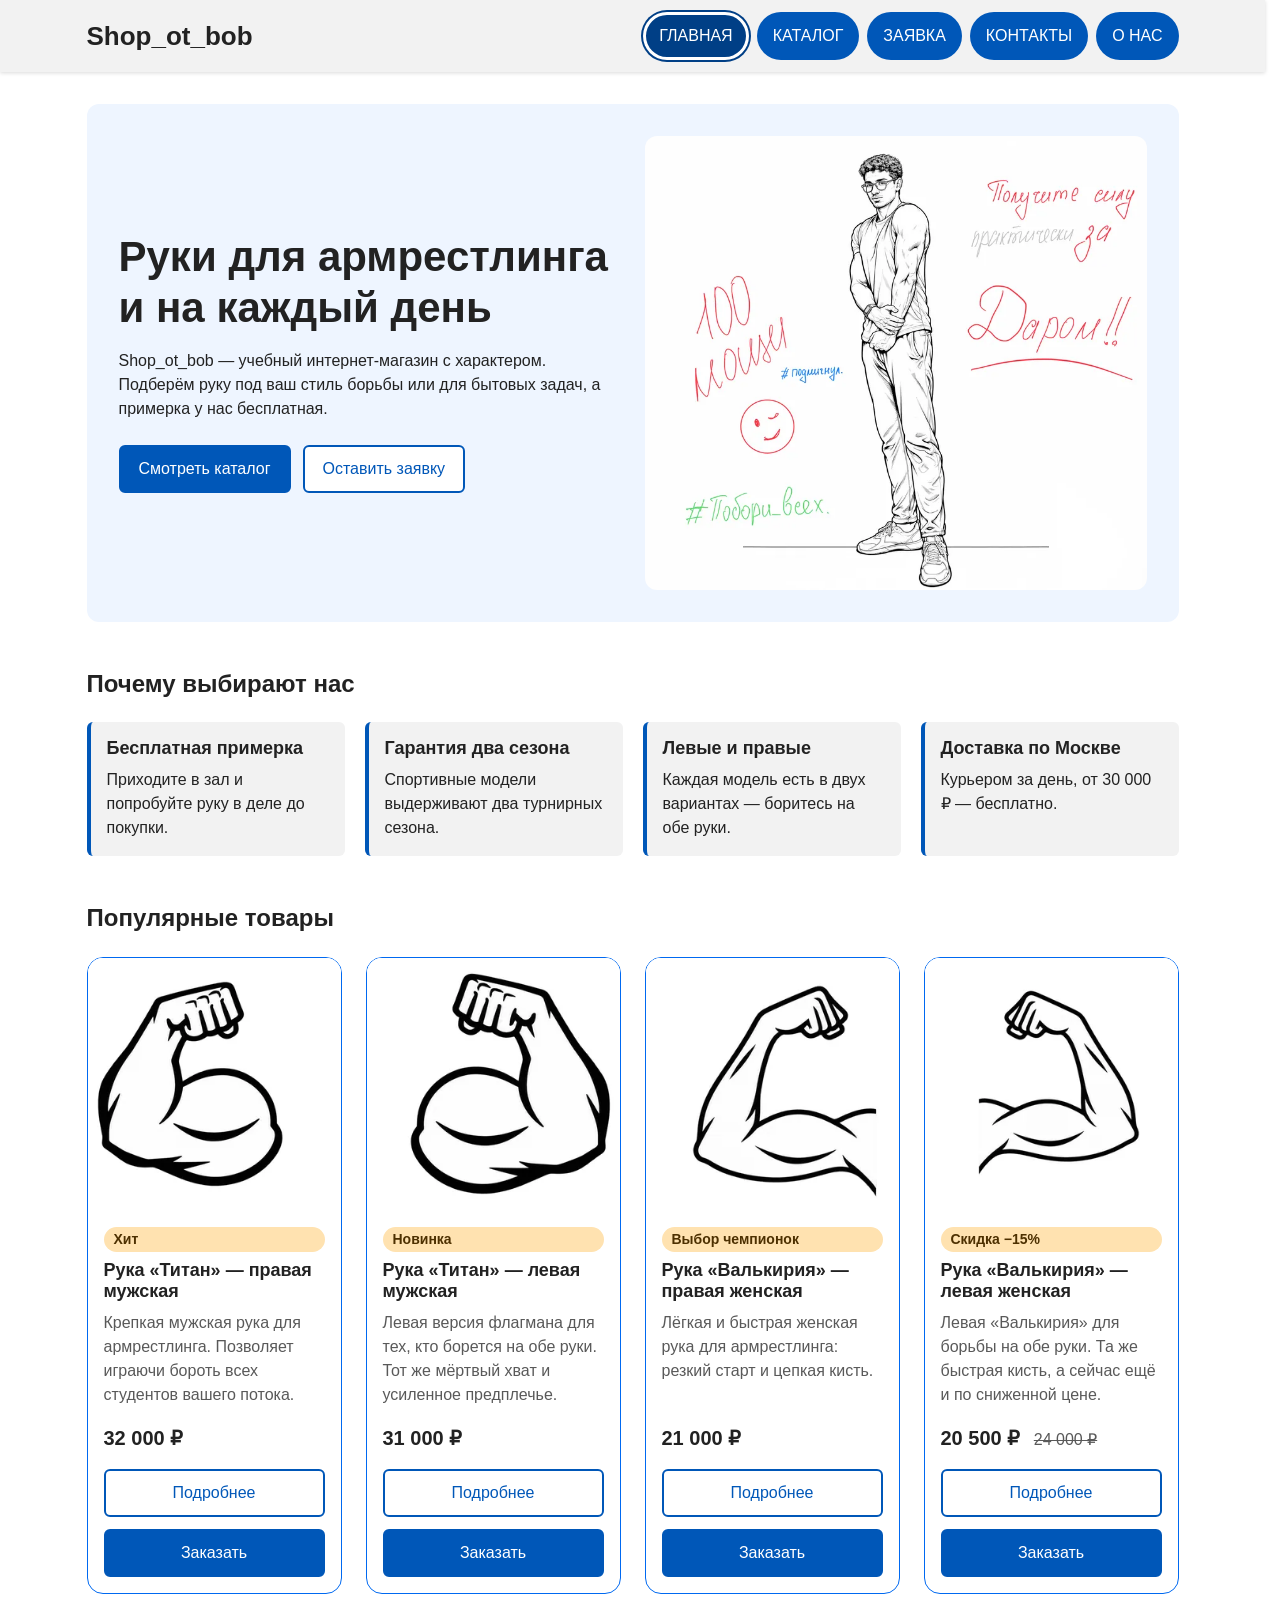
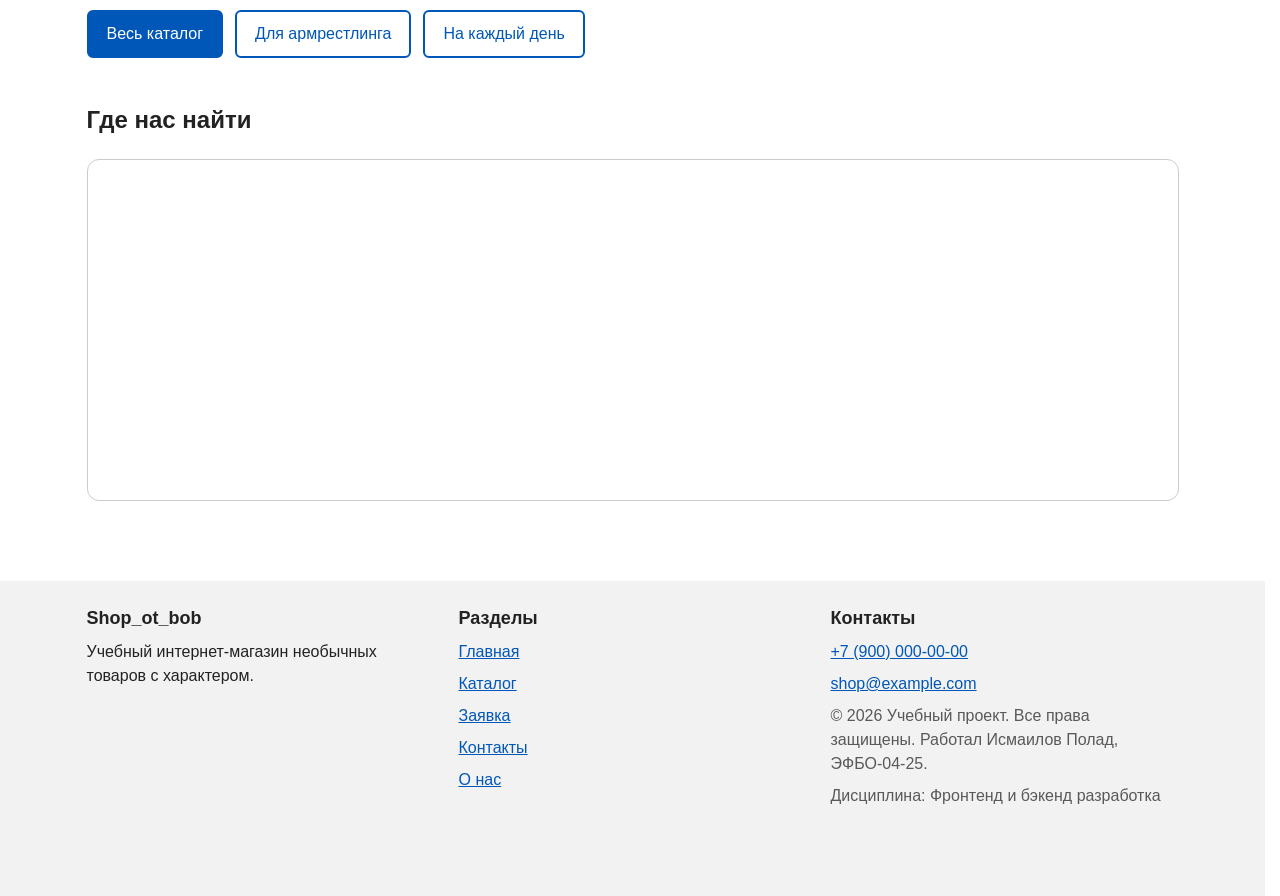
<file: index.html>
<!DOCTYPE html>
<html lang="ru">
<head>
  <meta charset="UTF-8">
  <meta name="viewport" content="width=device-width, initial-scale=1.0">
  <title>Shop_ot_bob — руки для армрестлинга и на каждый день</title>
  <meta name="description" content="Shop_ot_bob — учебный интернет-магазин рук для армрестлинга и повседневных задач.">
  <link rel="icon" type="image/png" href="images/favicon.png">
  <link rel="stylesheet" href="css/style.css">
  <link rel="stylesheet" href="css/responsive.css">
  <script src="js/main.js" defer></script>
</head>
<body>
<a class="skip-link" href="#main">Перейти к основному содержимому</a>

<header class="page-header">
  <div class="site-header">
    <a class="site-logo" href="index.html">Shop_ot_bob</a>

    <button class="nav-toggle" type="button" aria-expanded="false" aria-controls="site-nav" hidden>
      <span class="nav-toggle__icon" aria-hidden="true"></span>
      Меню
    </button>

    <nav class="site-nav" id="site-nav" aria-label="Основная навигация">
      <ul class="site-nav__list">
        <li class="site-nav__item"><a class="site-nav__link site-nav__link--active" href="index.html" aria-current="page">Главная</a></li>
        <li class="site-nav__item"><a class="site-nav__link" href="catalog.html">Каталог</a></li>
        <li class="site-nav__item"><a class="site-nav__link" href="order.html">Заявка</a></li>
        <li class="site-nav__item"><a class="site-nav__link" href="contacts.html">Контакты</a></li>
        <li class="site-nav__item"><a class="site-nav__link" href="onas.html">О нас</a></li>
      </ul>
    </nav>
  </div>
</header>

<main class="main" id="main" tabindex="-1">
  <section class="hero section">
    <div class="hero__content">
      <h1 class="hero__title">Руки для армрестлинга и на каждый день</h1>
      <p class="hero__text">
        Shop_ot_bob — учебный интернет-магазин с характером. Подберём руку под ваш стиль борьбы
        или для бытовых задач, а примерка у нас бесплатная.
      </p>
      <div class="hero__actions">
        <a class="button" href="catalog.html">Смотреть каталог</a>
        <a class="button button--ghost" href="order.html">Оставить заявку</a>
      </div>
    </div>

    <div class="hero__media">
      <!--
        picture: на телефоне загружается вертикальный кадр,
        на планшете и desktop — широкий баннер. WebP — для браузеров, которые его понимают.
      -->
      <picture>
        <source
          media="(max-width: 639px)"
          type="image/webp"
          srcset="images/hero-tall-360.webp 360w,
                  images/hero-tall-720.webp 720w"
          sizes="100vw"
          width="720"
          height="900"
        >
        <source
          media="(max-width: 639px)"
          srcset="images/hero-tall-360.jpg 360w,
                  images/hero-tall-720.jpg 720w"
          sizes="100vw"
          width="720"
          height="900"
        >
        <source
          type="image/webp"
          srcset="images/hero-wide-800.webp 800w,
                  images/hero-wide-1200.webp 1200w,
                  images/hero-wide-1600.webp 1600w"
          sizes="(max-width: 899px) 480px, (max-width: 1187px) 45vw, 520px"
        >
        <img
          class="hero__image"
          src="images/hero-wide-800.jpg"
          srcset="images/hero-wide-800.jpg 800w,
                  images/hero-wide-1200.jpg 1200w,
                  images/hero-wide-1600.jpg 1600w"
          sizes="(max-width: 899px) 480px, (max-width: 1187px) 45vw, 520px"
          alt="Рисунок: кудрявый парень в очках и футболке — основатель магазина. Рукописные надписи: «Получите силу практически даром», «100 мощи», «Побори всех»"
          width="1628"
          height="1472"
        >
      </picture>
    </div>
  </section>

  <section class="section" aria-labelledby="features-title">
    <h2 class="section__title" id="features-title">Почему выбирают нас</h2>

    <div class="features-grid">
      <article class="feature-card">
        <h3 class="feature-card__title">Бесплатная примерка</h3>
        <p>Приходите в зал и попробуйте руку в деле до покупки.</p>
      </article>

      <article class="feature-card">
        <h3 class="feature-card__title">Гарантия два сезона</h3>
        <p>Спортивные модели выдерживают два турнирных сезона.</p>
      </article>

      <article class="feature-card">
        <h3 class="feature-card__title">Левые и правые</h3>
        <p>Каждая модель есть в двух вариантах — боритесь на обе руки.</p>
      </article>

      <article class="feature-card">
        <h3 class="feature-card__title">Доставка по Москве</h3>
        <p>Курьером за день, от 30 000 ₽ — бесплатно.</p>
      </article>
    </div>
  </section>

  <section class="section" id="popular" aria-labelledby="popular-title">
    <h2 class="section__title" id="popular-title">Популярные товары</h2>

    <div class="products-grid products-grid--wide">
      <article class="product-card">
        <picture>
          <source
            type="image/webp"
            srcset="images/pravaya_ruka-320.webp 320w,
                    images/pravaya_ruka-480.webp 480w,
                    images/pravaya_ruka-640.webp 640w"
            sizes="(max-width: 639px) 100vw, (max-width: 1023px) 50vw, (max-width: 1279px) 33vw, 270px"
          >
          <img
            class="product-card__image"
            src="images/pravaya_ruka-480.jpg"
            srcset="images/pravaya_ruka-320.jpg 320w,
                    images/pravaya_ruka-480.jpg 480w,
                    images/pravaya_ruka-640.jpg 640w"
            sizes="(max-width: 639px) 100vw, (max-width: 1023px) 50vw, (max-width: 1279px) 33vw, 270px"
            alt="Рисунок: согнутая в локте правая мужская рука с крупным бицепсом и сжатым кулаком"
            width="640"
            height="640"
            loading="lazy"
          >
        </picture>
        <div class="product-card__body">
          <p class="product-card__badge">Хит</p>
          <h3 class="product-card__title"><a href="product.html?id=1">Рука «Титан» — правая мужская</a></h3>
          <p class="product-card__description">Крепкая мужская рука для армрестлинга. Позволяет играючи бороть всех студентов вашего потока.</p>
          <p class="product-card__price">32&nbsp;000&nbsp;₽</p>
          <div class="product-card__actions">
            <a class="button button--ghost" href="product.html?id=1" aria-label="Подробнее: Рука «Титан» — правая мужская">Подробнее</a>
            <button class="button product-card__button" type="button" data-product="Рука «Титан» — правая мужская" aria-label="Заказать: Рука «Титан» — правая мужская">Заказать</button>
          </div>
        </div>
      </article>

      <article class="product-card">
        <picture>
          <source
            type="image/webp"
            srcset="images/levaya_ruka-320.webp 320w,
                    images/levaya_ruka-480.webp 480w,
                    images/levaya_ruka-640.webp 640w"
            sizes="(max-width: 639px) 100vw, (max-width: 1023px) 50vw, (max-width: 1279px) 33vw, 270px"
          >
          <img
            class="product-card__image"
            src="images/levaya_ruka-480.jpg"
            srcset="images/levaya_ruka-320.jpg 320w,
                    images/levaya_ruka-480.jpg 480w,
                    images/levaya_ruka-640.jpg 640w"
            sizes="(max-width: 639px) 100vw, (max-width: 1023px) 50vw, (max-width: 1279px) 33vw, 270px"
            alt="Рисунок: согнутая в локте левая мужская рука с крупным бицепсом и сжатым кулаком"
            width="640"
            height="640"
            loading="lazy"
          >
        </picture>
        <div class="product-card__body">
          <p class="product-card__badge">Новинка</p>
          <h3 class="product-card__title"><a href="product.html?id=2">Рука «Титан» — левая мужская</a></h3>
          <p class="product-card__description">Левая версия флагмана для тех, кто борется на обе руки. Тот же мёртвый хват и усиленное предплечье.</p>
          <p class="product-card__price">31&nbsp;000&nbsp;₽</p>
          <div class="product-card__actions">
            <a class="button button--ghost" href="product.html?id=2" aria-label="Подробнее: Рука «Титан» — левая мужская">Подробнее</a>
            <button class="button product-card__button" type="button" data-product="Рука «Титан» — левая мужская" aria-label="Заказать: Рука «Титан» — левая мужская">Заказать</button>
          </div>
        </div>
      </article>

      <article class="product-card">
        <picture>
          <source
            type="image/webp"
            srcset="images/prav_zhenskaya_ruka-320.webp 320w,
                    images/prav_zhenskaya_ruka-480.webp 480w,
                    images/prav_zhenskaya_ruka-640.webp 640w"
            sizes="(max-width: 639px) 100vw, (max-width: 1023px) 50vw, (max-width: 1279px) 33vw, 270px"
          >
          <img
            class="product-card__image"
            src="images/prav_zhenskaya_ruka-480.jpg"
            srcset="images/prav_zhenskaya_ruka-320.jpg 320w,
                    images/prav_zhenskaya_ruka-480.jpg 480w,
                    images/prav_zhenskaya_ruka-640.jpg 640w"
            sizes="(max-width: 639px) 100vw, (max-width: 1023px) 50vw, (max-width: 1279px) 33vw, 270px"
            alt="Рисунок: согнутая в локте правая женская рука с рельефным бицепсом"
            width="640"
            height="640"
            loading="lazy"
          >
        </picture>
        <div class="product-card__body">
          <p class="product-card__badge">Выбор чемпионок</p>
          <h3 class="product-card__title"><a href="product.html?id=3">Рука «Валькирия» — правая женская</a></h3>
          <p class="product-card__description">Лёгкая и быстрая женская рука для армрестлинга: резкий старт и цепкая кисть.</p>
          <p class="product-card__price">21&nbsp;000&nbsp;₽</p>
          <div class="product-card__actions">
            <a class="button button--ghost" href="product.html?id=3" aria-label="Подробнее: Рука «Валькирия» — правая женская">Подробнее</a>
            <button class="button product-card__button" type="button" data-product="Рука «Валькирия» — правая женская" aria-label="Заказать: Рука «Валькирия» — правая женская">Заказать</button>
          </div>
        </div>
      </article>

      <article class="product-card">
        <picture>
          <source
            type="image/webp"
            srcset="images/lev_zhenskaya_ruka-320.webp 320w,
                    images/lev_zhenskaya_ruka-480.webp 480w,
                    images/lev_zhenskaya_ruka-640.webp 640w"
            sizes="(max-width: 639px) 100vw, (max-width: 1023px) 50vw, (max-width: 1279px) 33vw, 270px"
          >
          <img
            class="product-card__image"
            src="images/lev_zhenskaya_ruka-480.jpg"
            srcset="images/lev_zhenskaya_ruka-320.jpg 320w,
                    images/lev_zhenskaya_ruka-480.jpg 480w,
                    images/lev_zhenskaya_ruka-640.jpg 640w"
            sizes="(max-width: 639px) 100vw, (max-width: 1023px) 50vw, (max-width: 1279px) 33vw, 270px"
            alt="Рисунок: согнутая в локте левая женская рука с рельефным бицепсом"
            width="640"
            height="640"
            loading="lazy"
          >
        </picture>
        <div class="product-card__body">
          <p class="product-card__badge">Скидка −15%</p>
          <h3 class="product-card__title"><a href="product.html?id=4">Рука «Валькирия» — левая женская</a></h3>
          <p class="product-card__description">Левая «Валькирия» для борьбы на обе руки. Та же быстрая кисть, а сейчас ещё и по сниженной цене.</p>
          <p class="product-card__price">20&nbsp;500&nbsp;₽ <span class="visually-hidden">Старая цена:</span> <del>24&nbsp;000&nbsp;₽</del></p>
          <div class="product-card__actions">
            <a class="button button--ghost" href="product.html?id=4" aria-label="Подробнее: Рука «Валькирия» — левая женская">Подробнее</a>
            <button class="button product-card__button" type="button" data-product="Рука «Валькирия» — левая женская" aria-label="Заказать: Рука «Валькирия» — левая женская">Заказать</button>
          </div>
        </div>
      </article>
    </div>

    <p class="hero__actions">
      <a class="button" href="catalog.html">Весь каталог</a>
      <a class="button button--ghost" href="catalog.html?category=sport">Для армрестлинга</a>
      <a class="button button--ghost" href="catalog.html?category=daily">На каждый день</a>
    </p>
  </section>

  <section class="section" id="map" aria-labelledby="map-title">
    <h2 class="section__title" id="map-title">Где нас найти</h2>
    <div class="map-container">
      <iframe src="https://yandex.ru/map-widget/v1/?um=constructor%3A89a524108dad21f16cf2f4a0d76adc41d935ef46cfc1c6afd9af5f4293ef12c2&amp;source=constructor" title="Яндекс Карта: как добраться до магазина Shop_ot_bob" loading="lazy"></iframe>
    </div>
  </section>

  <p class="success-message" id="quick-success" role="status"></p>
</main>

<footer class="site-footer">
  <div class="site-footer__inner">
    <div class="site-footer__col">
      <p class="site-footer__title">Shop_ot_bob</p>
      <p>Учебный интернет-магазин необычных товаров с характером.</p>
    </div>

    <nav class="site-footer__col" aria-label="Навигация в подвале">
      <p class="site-footer__title">Разделы</p>
      <ul class="site-footer__list">
          <li><a href="index.html">Главная</a></li>
          <li><a href="catalog.html">Каталог</a></li>
          <li><a href="order.html">Заявка</a></li>
          <li><a href="contacts.html">Контакты</a></li>
          <li><a href="onas.html">О нас</a></li>
      </ul>
    </nav>

    <div class="site-footer__col">
      <p class="site-footer__title">Контакты</p>
      <ul class="site-footer__list">
        <li><a href="tel:+79000000000">+7 (900) 000-00-00</a></li>
        <li><a href="mailto:shop@example.com">shop@example.com</a></li>
      </ul>
      <p class="site-footer__copy">&copy; 2026 Учебный проект. Все права защищены. Работал Исмаилов Полад, ЭФБО-04-25.</p>
      <p class="site-footer__copy">Дисциплина: Фронтенд и бэкенд разработка</p>
    </div>
  </div>
</footer>

<a class="back-to-top" href="#top" aria-label="Наверх, к началу страницы"><span aria-hidden="true">↑</span></a>

<dialog class="order-dialog" id="order-dialog" aria-labelledby="order-dialog-title">
  <div class="order-dialog__header">
    <h2 class="order-dialog__title" id="order-dialog-title" tabindex="-1" autofocus>Быстрая заявка</h2>
    <button class="modal__close" type="button" aria-label="Закрыть окно" data-close-dialog>
      <span aria-hidden="true">×</span>
    </button>
  </div>

  <p class="order-dialog__product">Товар: <strong id="selected-product-text"></strong></p>

  <form class="order-form order-form--single js-form" id="quick-form" action="#" method="post" data-success="quick-success" novalidate>
    <input id="selected-product" name="selected-product" type="hidden">

    <div class="order-form__group">
      <label class="order-form__label" for="quick-name">Имя <span class="order-form__required" aria-hidden="true">*</span></label>
      <input class="order-form__input" id="quick-name" name="name" type="text" minlength="2" autocomplete="given-name" placeholder="Введите ваше имя" required aria-describedby="quick-name-error">
      <p class="form-error" id="quick-name-error" hidden></p>
    </div>

    <div class="order-form__group">
      <label class="order-form__label" for="quick-email">E-mail <span class="order-form__required" aria-hidden="true">*</span></label>
      <input class="order-form__input" id="quick-email" name="email" type="email" autocomplete="email" placeholder="example@mail.ru" required aria-describedby="quick-email-error">
      <p class="form-error" id="quick-email-error" hidden></p>
    </div>

    <div class="order-form__group">
      <label class="order-form__label" for="quick-phone">Телефон <span class="order-form__required" aria-hidden="true">*</span></label>
      <input class="order-form__input" id="quick-phone" name="phone" type="tel" inputmode="tel" autocomplete="tel" placeholder="+7 (900) 000-00-00" pattern="^\+7 \(\d{3}\) \d{3}-\d{2}-\d{2}$" required data-error="Введите телефон в формате +7 (900) 000-00-00" aria-describedby="quick-phone-hint quick-phone-error">
      <p class="form-note" id="quick-phone-hint">Формат: +7 (900) 000-00-00</p>
      <p class="form-error" id="quick-phone-error" hidden></p>
    </div>

    <div class="order-form__group">
      <label class="order-form__label" for="quick-topic">Тема заявки <span class="order-form__required" aria-hidden="true">*</span></label>
      <select class="order-form__select" id="quick-topic" name="topic" required aria-describedby="quick-topic-error">
        <option value="">Выберите тему</option>
        <option value="product">Заказ товара</option>
        <option value="consultation">Консультация</option>
        <option value="delivery">Доставка</option>
      </select>
      <p class="form-error" id="quick-topic-error" hidden></p>
    </div>

    <div class="order-form__group">
      <label class="order-form__label" for="quick-comment">Комментарий</label>
      <textarea class="order-form__textarea" id="quick-comment" name="comment" rows="3" placeholder="Укажите дополнительную информацию" aria-describedby="quick-comment-error"></textarea>
      <p class="form-error" id="quick-comment-error" hidden></p>
    </div>

    <div class="order-form__group order-form__group--wide">
      <label class="order-form__check" for="quick-agreement">
        <input id="quick-agreement" name="agreement" type="checkbox" required aria-describedby="quick-agreement-error" data-error="Отметьте согласие на обработку данных">
        Я согласен на обработку данных
      </label>
      <p class="form-error" id="quick-agreement-error" hidden></p>
    </div>

    <div class="form-actions">
      <button class="button" type="submit">Отправить заявку</button>
      <button class="button button--ghost" type="button" data-close-dialog>Закрыть</button>
    </div>
  </form>
</dialog>
</body>
</html>
</file>
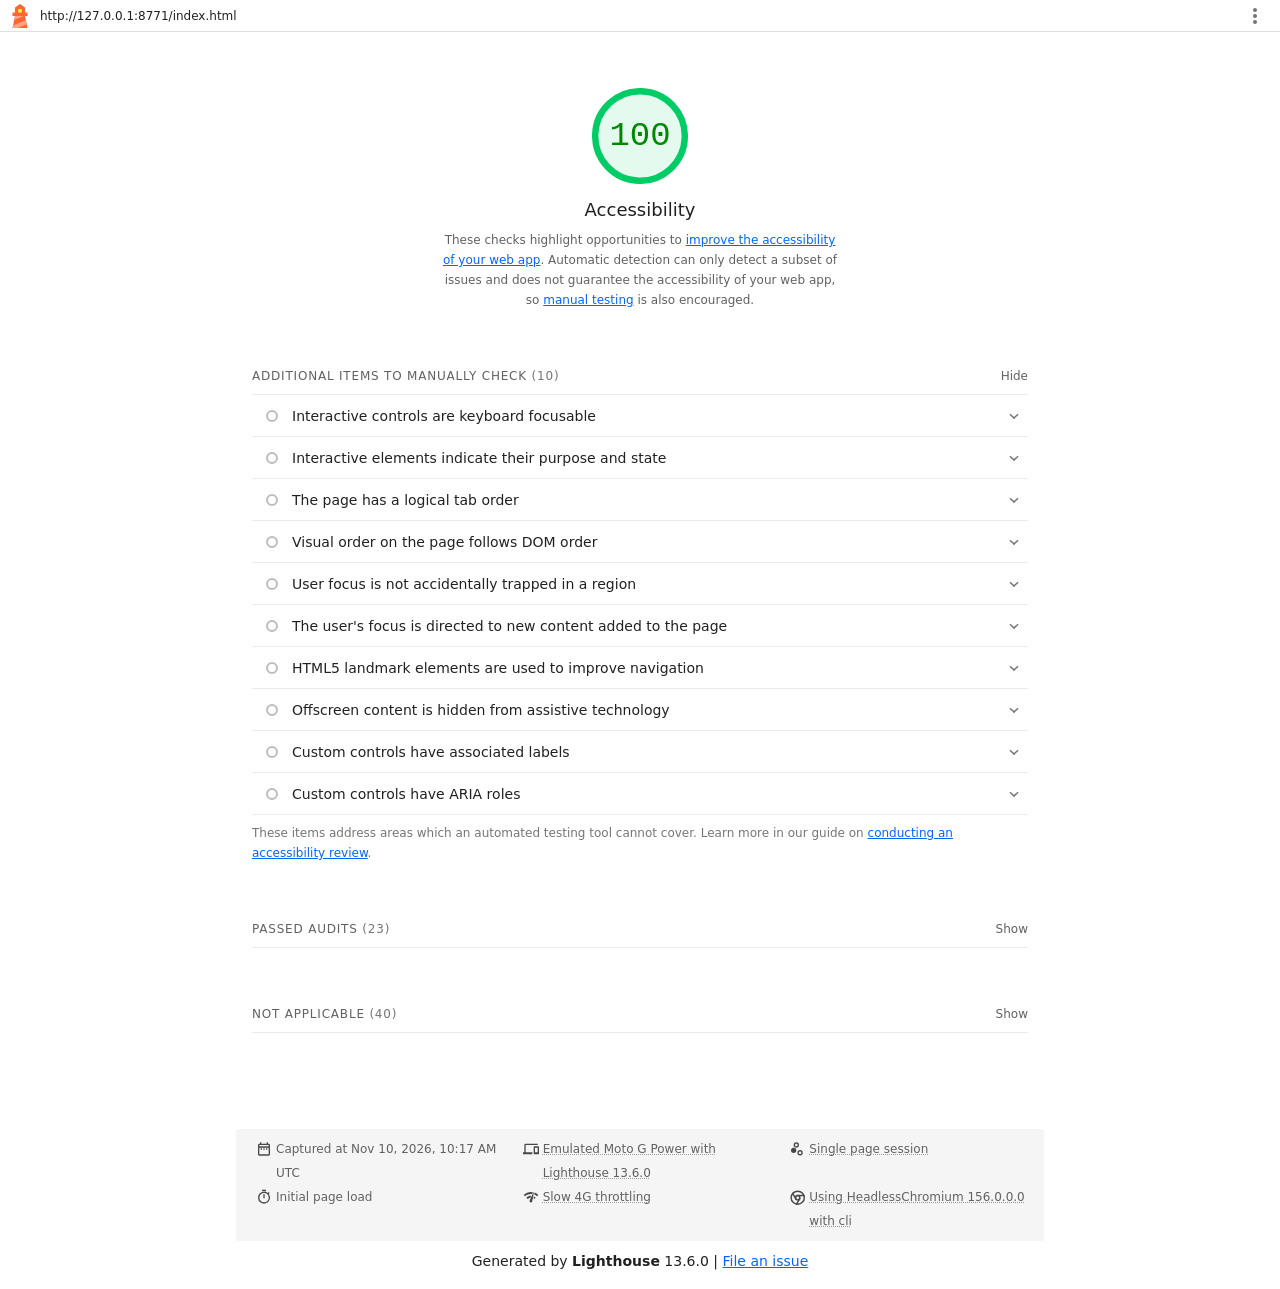
<file: lighthouse/after/index.html>
<!--
@license
Copyright 2018 Google LLC
SPDX-License-Identifier: Apache-2.0
-->
<!doctype html>
<html lang="en">
<head>
  <meta charset="utf-8">
  <meta name="viewport" content="width=device-width, initial-scale=1, minimum-scale=1">
  <link rel="icon" href='data:image/svg+xml;utf8,<svg fill="none" xmlns="http://www.w3.org/2000/svg" viewBox="0 0 48 48"><path d="m14 7 10-7 10 7v10h5v7h-5l5 24H9l5-24H9v-7h5V7Z" fill="%23F63"/><path d="M31.561 24H14l-1.689 8.105L31.561 24ZM18.983 48H9l1.022-4.907L35.723 32.27l1.663 7.98L18.983 48Z" fill="%23FFA385"/><path fill="%23FF3" d="M20.5 10h7v7h-7z"/></svg>'>
  <title>Lighthouse Report</title>
  <style>body {margin: 0}</style>
</head>
<body>
  <noscript>Lighthouse report requires JavaScript. Please enable.</noscript>

  <div id="lh-log"></div>

  <script>window.__LIGHTHOUSE_JSON__ = {"lighthouseVersion":"13.6.0","requestedUrl":"http://127.0.0.1:8771/index.html","mainDocumentUrl":"http://127.0.0.1:8771/index.html","finalDisplayedUrl":"http://127.0.0.1:8771/index.html","finalUrl":"http://127.0.0.1:8771/index.html","fetchTime":"2026-11-10T10:17:34.274Z","gatherMode":"navigation","runWarnings":[],"userAgent":"Mozilla/5.0 (Macintosh; Intel Mac OS X 10_15_7) AppleWebKit/537.36 (KHTML, like Gecko) HeadlessChrome/156.0.0.0 Safari/537.36","environment":{"networkUserAgent":"Mozilla/5.0 (Linux; Android 11; moto g power (2022)) AppleWebKit/537.36 (KHTML, like Gecko) Chrome/156.0.0.0 Mobile Safari/537.36","hostUserAgent":"Mozilla/5.0 (Macintosh; Intel Mac OS X 10_15_7) AppleWebKit/537.36 (KHTML, like Gecko) HeadlessChrome/156.0.0.0 Safari/537.36","benchmarkIndex":3846.5,"credits":{"axe-core":"4.14.0"}},"audits":{"accesskeys":{"id":"accesskeys","title":"`[accesskey]` values are unique","description":"Access keys let users quickly focus a part of the page. For proper navigation, each access key must be unique. [Learn more about access keys](https://dequeuniversity.com/rules/axe/4.14/accesskeys).","score":null,"scoreDisplayMode":"notApplicable"},"aria-allowed-attr":{"id":"aria-allowed-attr","title":"`[aria-*]` attributes match their roles","description":"Each ARIA `role` supports a specific subset of `aria-*` attributes. Mismatching these invalidates the `aria-*` attributes. [Learn how to match ARIA attributes to their roles](https://dequeuniversity.com/rules/axe/4.14/aria-allowed-attr).","score":1,"scoreDisplayMode":"binary","details":{"type":"table","headings":[{"key":"node","valueType":"node","subItemsHeading":{"key":"relatedNode","valueType":"node"},"label":"Failing Elements"}],"items":[]}},"aria-allowed-role":{"id":"aria-allowed-role","title":"Uses ARIA roles only on compatible elements","description":"Many HTML elements can only be assigned certain ARIA roles. Using ARIA roles where they are not allowed can interfere with the accessibility of the web page. [Learn more about ARIA roles](https://dequeuniversity.com/rules/axe/4.14/aria-allowed-role).","score":null,"scoreDisplayMode":"notApplicable"},"aria-command-name":{"id":"aria-command-name","title":"`button`, `link`, and `menuitem` elements have accessible names","description":"When an element doesn't have an accessible name, screen readers announce it with a generic name, making it unusable for users who rely on screen readers. [Learn how to make command elements more accessible](https://dequeuniversity.com/rules/axe/4.14/aria-command-name).","score":null,"scoreDisplayMode":"notApplicable"},"aria-conditional-attr":{"id":"aria-conditional-attr","title":"ARIA attributes are used as specified for the element's role","description":"Some ARIA attributes are only allowed on an element under certain conditions. [Learn more about conditional ARIA attributes](https://dequeuniversity.com/rules/axe/4.14/aria-conditional-attr).","score":1,"scoreDisplayMode":"binary","details":{"type":"table","headings":[{"key":"node","valueType":"node","subItemsHeading":{"key":"relatedNode","valueType":"node"},"label":"Failing Elements"}],"items":[]}},"aria-deprecated-role":{"id":"aria-deprecated-role","title":"Deprecated ARIA roles were not used","description":"Deprecated ARIA roles may not be processed correctly by assistive technology. [Learn more about deprecated ARIA roles](https://dequeuniversity.com/rules/axe/4.14/aria-deprecated-role).","score":null,"scoreDisplayMode":"notApplicable"},"aria-dialog-name":{"id":"aria-dialog-name","title":"Elements with `role=\"dialog\"` or `role=\"alertdialog\"` have accessible names.","description":"ARIA dialog elements without accessible names may prevent screen readers users from discerning the purpose of these elements. [Learn how to make ARIA dialog elements more accessible](https://dequeuniversity.com/rules/axe/4.14/aria-dialog-name).","score":null,"scoreDisplayMode":"notApplicable"},"aria-hidden-body":{"id":"aria-hidden-body","title":"`[aria-hidden=\"true\"]` is not present on the document `\u003cbody>`","description":"Assistive technologies, like screen readers, work inconsistently when `aria-hidden=\"true\"` is set on the document `\u003cbody>`. [Learn how `aria-hidden` affects the document body](https://dequeuniversity.com/rules/axe/4.14/aria-hidden-body).","score":1,"scoreDisplayMode":"binary","details":{"type":"table","headings":[{"key":"node","valueType":"node","subItemsHeading":{"key":"relatedNode","valueType":"node"},"label":"Failing Elements"}],"items":[]}},"aria-hidden-focus":{"id":"aria-hidden-focus","title":"`[aria-hidden=\"true\"]` elements do not contain focusable descendents","description":"Focusable descendents within an `[aria-hidden=\"true\"]` element prevent those interactive elements from being available to users of assistive technologies like screen readers. [Learn how `aria-hidden` affects focusable elements](https://dequeuniversity.com/rules/axe/4.14/aria-hidden-focus).","score":1,"scoreDisplayMode":"binary","details":{"type":"table","headings":[{"key":"node","valueType":"node","subItemsHeading":{"key":"relatedNode","valueType":"node"},"label":"Failing Elements"}],"items":[]}},"aria-input-field-name":{"id":"aria-input-field-name","title":"ARIA input fields have accessible names","description":"When an input field doesn't have an accessible name, screen readers announce it with a generic name, making it unusable for users who rely on screen readers. [Learn more about input field labels](https://dequeuniversity.com/rules/axe/4.14/aria-input-field-name).","score":null,"scoreDisplayMode":"notApplicable"},"aria-meter-name":{"id":"aria-meter-name","title":"ARIA `meter` elements have accessible names","description":"When a meter element doesn't have an accessible name, screen readers announce it with a generic name, making it unusable for users who rely on screen readers. [Learn how to name `meter` elements](https://dequeuniversity.com/rules/axe/4.14/aria-meter-name).","score":null,"scoreDisplayMode":"notApplicable"},"aria-progressbar-name":{"id":"aria-progressbar-name","title":"ARIA `progressbar` elements have accessible names","description":"When a `progressbar` element doesn't have an accessible name, screen readers announce it with a generic name, making it unusable for users who rely on screen readers. [Learn how to label `progressbar` elements](https://dequeuniversity.com/rules/axe/4.14/aria-progressbar-name).","score":null,"scoreDisplayMode":"notApplicable"},"aria-prohibited-attr":{"id":"aria-prohibited-attr","title":"Elements use only permitted ARIA attributes","description":"Using ARIA attributes in roles where they are prohibited can mean that important information is not communicated to users of assistive technologies. [Learn more about prohibited ARIA roles](https://dequeuniversity.com/rules/axe/4.14/aria-prohibited-attr).","score":1,"scoreDisplayMode":"binary","details":{"type":"table","headings":[{"key":"node","valueType":"node","subItemsHeading":{"key":"relatedNode","valueType":"node"},"label":"Failing Elements"}],"items":[]}},"aria-required-attr":{"id":"aria-required-attr","title":"`[role]`s have all required `[aria-*]` attributes","description":"Some ARIA roles have required attributes that describe the state of the element to screen readers. [Learn more about roles and required attributes](https://dequeuniversity.com/rules/axe/4.14/aria-required-attr).","score":null,"scoreDisplayMode":"notApplicable"},"aria-required-children":{"id":"aria-required-children","title":"Elements with an ARIA `[role]` that require children to contain a specific `[role]` have all required children.","description":"Some ARIA parent roles must contain specific child roles to perform their intended accessibility functions. [Learn more about roles and required children elements](https://dequeuniversity.com/rules/axe/4.14/aria-required-children).","score":null,"scoreDisplayMode":"notApplicable"},"aria-required-parent":{"id":"aria-required-parent","title":"`[role]`s are contained by their required parent element","description":"Some ARIA child roles must be contained by specific parent roles to properly perform their intended accessibility functions. [Learn more about ARIA roles and required parent element](https://dequeuniversity.com/rules/axe/4.14/aria-required-parent).","score":null,"scoreDisplayMode":"notApplicable"},"aria-roles":{"id":"aria-roles","title":"`[role]` values are valid","description":"ARIA roles must have valid values in order to perform their intended accessibility functions. [Learn more about valid ARIA roles](https://dequeuniversity.com/rules/axe/4.14/aria-roles).","score":null,"scoreDisplayMode":"notApplicable"},"aria-text":{"id":"aria-text","title":"Elements with the `role=text` attribute do not have focusable descendents.","description":"Adding `role=text` around a text node split by markup enables VoiceOver to treat it as one phrase, but the element's focusable descendents will not be announced. [Learn more about the `role=text` attribute](https://dequeuniversity.com/rules/axe/4.14/aria-text).","score":null,"scoreDisplayMode":"notApplicable"},"aria-toggle-field-name":{"id":"aria-toggle-field-name","title":"ARIA toggle fields have accessible names","description":"When a toggle field doesn't have an accessible name, screen readers announce it with a generic name, making it unusable for users who rely on screen readers. [Learn more about toggle fields](https://dequeuniversity.com/rules/axe/4.14/aria-toggle-field-name).","score":null,"scoreDisplayMode":"notApplicable"},"aria-tooltip-name":{"id":"aria-tooltip-name","title":"ARIA `tooltip` elements have accessible names","description":"When a tooltip element doesn't have an accessible name, screen readers announce it with a generic name, making it unusable for users who rely on screen readers. [Learn how to name `tooltip` elements](https://dequeuniversity.com/rules/axe/4.14/aria-tooltip-name).","score":null,"scoreDisplayMode":"notApplicable"},"aria-treeitem-name":{"id":"aria-treeitem-name","title":"ARIA `treeitem` elements have accessible names","description":"When a `treeitem` element doesn't have an accessible name, screen readers announce it with a generic name, making it unusable for users who rely on screen readers. [Learn more about labeling `treeitem` elements](https://dequeuniversity.com/rules/axe/4.14/aria-treeitem-name).","score":null,"scoreDisplayMode":"notApplicable"},"aria-valid-attr-value":{"id":"aria-valid-attr-value","title":"`[aria-*]` attributes have valid values","description":"Assistive technologies, like screen readers, can't interpret ARIA attributes with invalid values. [Learn more about valid values for ARIA attributes](https://dequeuniversity.com/rules/axe/4.14/aria-valid-attr-value).","score":1,"scoreDisplayMode":"binary","details":{"type":"table","headings":[{"key":"node","valueType":"node","subItemsHeading":{"key":"relatedNode","valueType":"node"},"label":"Failing Elements"}],"items":[]}},"aria-valid-attr":{"id":"aria-valid-attr","title":"`[aria-*]` attributes are valid and not misspelled","description":"Assistive technologies, like screen readers, can't interpret ARIA attributes with invalid names. [Learn more about valid ARIA attributes](https://dequeuniversity.com/rules/axe/4.14/aria-valid-attr).","score":1,"scoreDisplayMode":"binary","details":{"type":"table","headings":[{"key":"node","valueType":"node","subItemsHeading":{"key":"relatedNode","valueType":"node"},"label":"Failing Elements"}],"items":[]}},"button-name":{"id":"button-name","title":"Buttons have an accessible name","description":"When a button doesn't have an accessible name, screen readers announce it as \"button\", making it unusable for users who rely on screen readers. [Learn how to make buttons more accessible](https://dequeuniversity.com/rules/axe/4.14/button-name).","score":1,"scoreDisplayMode":"binary","details":{"type":"table","headings":[{"key":"node","valueType":"node","subItemsHeading":{"key":"relatedNode","valueType":"node"},"label":"Failing Elements"}],"items":[]}},"bypass":{"id":"bypass","title":"The page contains a heading, skip link, or landmark region","description":"Adding ways to bypass repetitive content lets keyboard users navigate the page more efficiently. [Learn more about bypass blocks](https://dequeuniversity.com/rules/axe/4.14/bypass).","score":null,"scoreDisplayMode":"notApplicable"},"color-contrast":{"id":"color-contrast","title":"Background and foreground colors have a sufficient contrast ratio","description":"Low-contrast text is difficult or impossible for many users to read. [Learn how to provide sufficient color contrast](https://dequeuniversity.com/rules/axe/4.14/color-contrast).","score":1,"scoreDisplayMode":"binary","details":{"type":"table","headings":[{"key":"node","valueType":"node","subItemsHeading":{"key":"relatedNode","valueType":"node"},"label":"Failing Elements"}],"items":[]}},"definition-list":{"id":"definition-list","title":"`\u003cdl>`'s contain only properly-ordered `\u003cdt>` and `\u003cdd>` groups, `\u003cscript>`, `\u003ctemplate>` or `\u003cdiv>` elements.","description":"When definition lists are not properly marked up, screen readers may produce confusing or inaccurate output. [Learn how to structure definition lists correctly](https://dequeuniversity.com/rules/axe/4.14/definition-list).","score":null,"scoreDisplayMode":"notApplicable"},"dlitem":{"id":"dlitem","title":"Definition list items are wrapped in `\u003cdl>` elements","description":"Definition list items (`\u003cdt>` and `\u003cdd>`) must be wrapped in a parent `\u003cdl>` element to ensure that screen readers can properly announce them. [Learn how to structure definition lists correctly](https://dequeuniversity.com/rules/axe/4.14/dlitem).","score":null,"scoreDisplayMode":"notApplicable"},"document-title":{"id":"document-title","title":"Document has a `\u003ctitle>` element","description":"The title gives screen reader users an overview of the page, and search engine users rely on it heavily to determine if a page is relevant to their search. [Learn more about document titles](https://dequeuniversity.com/rules/axe/4.14/document-title).","score":1,"scoreDisplayMode":"binary","details":{"type":"table","headings":[{"key":"node","valueType":"node","subItemsHeading":{"key":"relatedNode","valueType":"node"},"label":"Failing Elements"}],"items":[]}},"duplicate-id-aria":{"id":"duplicate-id-aria","title":"ARIA IDs are unique","description":"The value of an ARIA ID must be unique to prevent other instances from being overlooked by assistive technologies. [Learn how to fix duplicate ARIA IDs](https://dequeuniversity.com/rules/axe/4.14/duplicate-id-aria).","score":null,"scoreDisplayMode":"notApplicable"},"empty-heading":{"id":"empty-heading","title":"All heading elements contain content.","description":"A heading with no content or inaccessible text prevent screen reader users from accessing information on the page's structure. [Learn more about headings](https://dequeuniversity.com/rules/axe/4.14/empty-heading).","score":null,"scoreDisplayMode":"notApplicable"},"form-field-multiple-labels":{"id":"form-field-multiple-labels","title":"No form fields have multiple labels","description":"Form fields with multiple labels can be confusingly announced by assistive technologies like screen readers which use either the first, the last, or all of the labels. [Learn how to use form labels](https://dequeuniversity.com/rules/axe/4.14/form-field-multiple-labels).","score":null,"scoreDisplayMode":"notApplicable"},"frame-title":{"id":"frame-title","title":"`\u003cframe>` or `\u003ciframe>` elements have a title","description":"Screen reader users rely on frame titles to describe the contents of frames. [Learn more about frame titles](https://dequeuniversity.com/rules/axe/4.14/frame-title).","score":1,"scoreDisplayMode":"binary","details":{"type":"table","headings":[{"key":"node","valueType":"node","subItemsHeading":{"key":"relatedNode","valueType":"node"},"label":"Failing Elements"}],"items":[]}},"heading-order":{"id":"heading-order","title":"Heading elements appear in a sequentially-descending order","description":"Properly ordered headings that do not skip levels convey the semantic structure of the page, making it easier to navigate and understand when using assistive technologies. [Learn more about heading order](https://dequeuniversity.com/rules/axe/4.14/heading-order).","score":1,"scoreDisplayMode":"binary","details":{"type":"table","headings":[{"key":"node","valueType":"node","subItemsHeading":{"key":"relatedNode","valueType":"node"},"label":"Failing Elements"}],"items":[]}},"html-has-lang":{"id":"html-has-lang","title":"`\u003chtml>` element has a `[lang]` attribute","description":"If a page doesn't specify a `lang` attribute, a screen reader assumes that the page is in the default language that the user chose when setting up the screen reader. If the page isn't actually in the default language, then the screen reader might not announce the page's text correctly. [Learn more about the `lang` attribute](https://dequeuniversity.com/rules/axe/4.14/html-has-lang).","score":1,"scoreDisplayMode":"binary","details":{"type":"table","headings":[{"key":"node","valueType":"node","subItemsHeading":{"key":"relatedNode","valueType":"node"},"label":"Failing Elements"}],"items":[]}},"html-lang-valid":{"id":"html-lang-valid","title":"`\u003chtml>` element has a valid value for its `[lang]` attribute","description":"Specifying a valid [BCP 47 language](https://www.w3.org/International/questions/qa-choosing-language-tags#question) helps screen readers announce text properly. [Learn how to use the `lang` attribute](https://dequeuniversity.com/rules/axe/4.14/html-lang-valid).","score":1,"scoreDisplayMode":"binary","details":{"type":"table","headings":[{"key":"node","valueType":"node","subItemsHeading":{"key":"relatedNode","valueType":"node"},"label":"Failing Elements"}],"items":[]}},"html-xml-lang-mismatch":{"id":"html-xml-lang-mismatch","title":"`\u003chtml>` element has an `[xml:lang]` attribute with the same base language as the `[lang]` attribute.","description":"If the webpage does not specify a consistent language, then the screen reader might not announce the page's text correctly. [Learn more about the `lang` attribute](https://dequeuniversity.com/rules/axe/4.14/html-xml-lang-mismatch).","score":null,"scoreDisplayMode":"notApplicable"},"identical-links-same-purpose":{"id":"identical-links-same-purpose","title":"Identical links have the same purpose.","description":"Links with the same destination should have the same description, to help users understand the link's purpose and decide whether to follow it. [Learn more about identical links](https://dequeuniversity.com/rules/axe/4.14/identical-links-same-purpose).","score":null,"scoreDisplayMode":"notApplicable"},"image-alt":{"id":"image-alt","title":"Image elements have `[alt]` attributes","description":"Informative elements should aim for short, descriptive alternate text. Decorative elements can be ignored with an empty alt attribute. [Learn more about the `alt` attribute](https://dequeuniversity.com/rules/axe/4.14/image-alt).","score":1,"scoreDisplayMode":"binary","details":{"type":"table","headings":[{"key":"node","valueType":"node","subItemsHeading":{"key":"relatedNode","valueType":"node"},"label":"Failing Elements"}],"items":[]}},"image-redundant-alt":{"id":"image-redundant-alt","title":"Image elements do not have `[alt]` attributes that are redundant text.","description":"Informative elements should aim for short, descriptive alternative text. Alternative text that is exactly the same as the text adjacent to the link or image is potentially confusing for screen reader users, because the text will be read twice. [Learn more about the `alt` attribute](https://dequeuniversity.com/rules/axe/4.14/image-redundant-alt).","score":null,"scoreDisplayMode":"notApplicable"},"input-button-name":{"id":"input-button-name","title":"Input buttons have discernible text.","description":"Adding discernable and accessible text to input buttons may help screen reader users understand the purpose of the input button. [Learn more about input buttons](https://dequeuniversity.com/rules/axe/4.14/input-button-name).","score":null,"scoreDisplayMode":"notApplicable"},"input-image-alt":{"id":"input-image-alt","title":"`\u003cinput type=\"image\">` elements have `[alt]` text","description":"When an image is being used as an `\u003cinput>` button, providing alternative text can help screen reader users understand the purpose of the button. [Learn about input image alt text](https://dequeuniversity.com/rules/axe/4.14/input-image-alt).","score":null,"scoreDisplayMode":"notApplicable"},"label-content-name-mismatch":{"id":"label-content-name-mismatch","title":"Elements with visible text labels have matching accessible names.","description":"Visible text labels that do not match the accessible name can result in a confusing experience for screen reader users. [Learn more about accessible names](https://dequeuniversity.com/rules/axe/4.14/label-content-name-mismatch).","score":1,"scoreDisplayMode":"binary","details":{"type":"table","headings":[{"key":"node","valueType":"node","subItemsHeading":{"key":"relatedNode","valueType":"node"},"label":"Failing Elements"}],"items":[]}},"label":{"id":"label","title":"Form elements have associated labels","description":"Labels ensure that form controls are announced properly by assistive technologies, like screen readers. [Learn more about form element labels](https://dequeuniversity.com/rules/axe/4.14/label).","score":null,"scoreDisplayMode":"notApplicable"},"landmark-one-main":{"id":"landmark-one-main","title":"Document has a main landmark.","description":"One main landmark helps screen reader users navigate a web page. [Learn more about landmarks](https://dequeuniversity.com/rules/axe/4.14/landmark-one-main).","score":1,"scoreDisplayMode":"binary","details":{"type":"table","headings":[{"key":"node","valueType":"node","subItemsHeading":{"key":"relatedNode","valueType":"node"},"label":"Failing Elements"}],"items":[]}},"link-name":{"id":"link-name","title":"Links have a discernible name","description":"Link text (and alternate text for images, when used as links) that is discernible, unique, and focusable improves the navigation experience for screen reader users. [Learn how to make links accessible](https://dequeuniversity.com/rules/axe/4.14/link-name).","score":1,"scoreDisplayMode":"binary","details":{"type":"table","headings":[{"key":"node","valueType":"node","subItemsHeading":{"key":"relatedNode","valueType":"node"},"label":"Failing Elements"}],"items":[]}},"link-in-text-block":{"id":"link-in-text-block","title":"Links are distinguishable without relying on color.","description":"Low-contrast text is difficult or impossible for many users to read. Link text that is discernible improves the experience for users with low vision. [Learn how to make links distinguishable](https://dequeuniversity.com/rules/axe/4.14/link-in-text-block).","score":null,"scoreDisplayMode":"notApplicable"},"list":{"id":"list","title":"Lists contain only `\u003cli>` elements and script supporting elements (`\u003cscript>` and `\u003ctemplate>`).","description":"Screen readers have a specific way of announcing lists. Ensuring proper list structure aids screen reader output. [Learn more about proper list structure](https://dequeuniversity.com/rules/axe/4.14/list).","score":1,"scoreDisplayMode":"binary","details":{"type":"table","headings":[{"key":"node","valueType":"node","subItemsHeading":{"key":"relatedNode","valueType":"node"},"label":"Failing Elements"}],"items":[]}},"listitem":{"id":"listitem","title":"List items (`\u003cli>`) are contained within `\u003cul>`, `\u003col>` or `\u003cmenu>` parent elements","description":"Screen readers require list items (`\u003cli>`) to be contained within a parent `\u003cul>`, `\u003col>` or `\u003cmenu>` to be announced properly. [Learn more about proper list structure](https://dequeuniversity.com/rules/axe/4.14/listitem).","score":1,"scoreDisplayMode":"binary","details":{"type":"table","headings":[{"key":"node","valueType":"node","subItemsHeading":{"key":"relatedNode","valueType":"node"},"label":"Failing Elements"}],"items":[]}},"meta-refresh":{"id":"meta-refresh","title":"The document does not use `\u003cmeta http-equiv=\"refresh\">`","description":"Users do not expect a page to refresh automatically, and doing so will move focus back to the top of the page. This may create a frustrating or confusing experience. [Learn more about the refresh meta tag](https://dequeuniversity.com/rules/axe/4.14/meta-refresh).","score":null,"scoreDisplayMode":"notApplicable"},"meta-viewport":{"id":"meta-viewport","title":"`[user-scalable=\"no\"]` is not used in the `\u003cmeta name=\"viewport\">` element and the `[maximum-scale]` attribute is not less than 5.","description":"Disabling zooming is problematic for users with low vision who rely on screen magnification to properly see the contents of a web page. [Learn more about the viewport meta tag](https://dequeuniversity.com/rules/axe/4.14/meta-viewport).","score":1,"scoreDisplayMode":"binary","details":{"type":"table","headings":[{"key":"node","valueType":"node","subItemsHeading":{"key":"relatedNode","valueType":"node"},"label":"Failing Elements"}],"items":[]}},"object-alt":{"id":"object-alt","title":"`\u003cobject>` elements have alternate text","description":"Screen readers cannot translate non-text content. Adding alternate text to `\u003cobject>` elements helps screen readers convey meaning to users. [Learn more about alt text for `object` elements](https://dequeuniversity.com/rules/axe/4.14/object-alt).","score":null,"scoreDisplayMode":"notApplicable"},"select-name":{"id":"select-name","title":"Select elements have associated label elements.","description":"Form elements without effective labels can create frustrating experiences for screen reader users. [Learn more about the `select` element](https://dequeuniversity.com/rules/axe/4.14/select-name).","score":null,"scoreDisplayMode":"notApplicable"},"skip-link":{"id":"skip-link","title":"Skip links are focusable.","description":"Including a skip link can help users skip to the main content to save time. [Learn more about skip links](https://dequeuniversity.com/rules/axe/4.14/skip-link).","score":1,"scoreDisplayMode":"binary","details":{"type":"table","headings":[{"key":"node","valueType":"node","subItemsHeading":{"key":"relatedNode","valueType":"node"},"label":"Failing Elements"}],"items":[]}},"tabindex":{"id":"tabindex","title":"No element has a `[tabindex]` value greater than 0","description":"A value greater than 0 implies an explicit navigation ordering. Although technically valid, this often creates frustrating experiences for users who rely on assistive technologies. [Learn more about the `tabindex` attribute](https://dequeuniversity.com/rules/axe/4.14/tabindex).","score":1,"scoreDisplayMode":"binary","details":{"type":"table","headings":[{"key":"node","valueType":"node","subItemsHeading":{"key":"relatedNode","valueType":"node"},"label":"Failing Elements"}],"items":[]}},"table-duplicate-name":{"id":"table-duplicate-name","title":"Tables have different content in the summary attribute and `\u003ccaption>`.","description":"The summary attribute should describe the table structure, while `\u003ccaption>` should have the onscreen title. Accurate table mark-up helps users of screen readers. [Learn more about summary and caption](https://dequeuniversity.com/rules/axe/4.14/table-duplicate-name).","score":null,"scoreDisplayMode":"notApplicable"},"table-fake-caption":{"id":"table-fake-caption","title":"Tables use `\u003ccaption>` instead of cells with the `[colspan]` attribute to indicate a caption.","description":"Screen readers have features to make navigating tables easier. Ensuring that tables use the actual caption element instead of cells with the `[colspan]` attribute may improve the experience for screen reader users. [Learn more about captions](https://dequeuniversity.com/rules/axe/4.14/table-fake-caption).","score":null,"scoreDisplayMode":"notApplicable"},"target-size":{"id":"target-size","title":"Touch targets have sufficient size and spacing.","description":"Touch targets with sufficient size and spacing help users who may have difficulty targeting small controls to activate the targets. [Learn more about touch targets](https://dequeuniversity.com/rules/axe/4.14/target-size).","score":1,"scoreDisplayMode":"binary","details":{"type":"table","headings":[{"key":"node","valueType":"node","subItemsHeading":{"key":"relatedNode","valueType":"node"},"label":"Failing Elements"}],"items":[]}},"td-has-header":{"id":"td-has-header","title":"`\u003ctd>` elements in a large `\u003ctable>` have one or more table headers.","description":"Screen readers have features to make navigating tables easier. Ensuring that `\u003ctd>` elements in a large table (3 or more cells in width and height) have an associated table header may improve the experience for screen reader users. [Learn more about table headers](https://dequeuniversity.com/rules/axe/4.14/td-has-header).","score":null,"scoreDisplayMode":"notApplicable"},"td-headers-attr":{"id":"td-headers-attr","title":"Cells in a `\u003ctable>` element that use the `[headers]` attribute refer to table cells within the same table.","description":"Screen readers have features to make navigating tables easier. Ensuring `\u003ctd>` cells using the `[headers]` attribute only refer to other cells in the same table may improve the experience for screen reader users. [Learn more about the `headers` attribute](https://dequeuniversity.com/rules/axe/4.14/td-headers-attr).","score":null,"scoreDisplayMode":"notApplicable"},"th-has-data-cells":{"id":"th-has-data-cells","title":"`\u003cth>` elements and elements with `[role=\"columnheader\"/\"rowheader\"]` have data cells they describe.","description":"Screen readers have features to make navigating tables easier. Ensuring table headers always refer to some set of cells may improve the experience for screen reader users. [Learn more about table headers](https://dequeuniversity.com/rules/axe/4.14/th-has-data-cells).","score":null,"scoreDisplayMode":"notApplicable"},"valid-lang":{"id":"valid-lang","title":"`[lang]` attributes have a valid value","description":"Specifying a valid [BCP 47 language](https://www.w3.org/International/questions/qa-choosing-language-tags#question) on elements helps ensure that text is pronounced correctly by a screen reader. [Learn how to use the `lang` attribute](https://dequeuniversity.com/rules/axe/4.14/valid-lang).","score":null,"scoreDisplayMode":"notApplicable"},"video-caption":{"id":"video-caption","title":"`\u003cvideo>` elements contain a `\u003ctrack>` element with `[kind=\"captions\"]`","description":"When a video provides a caption it is easier for deaf and hearing impaired users to access its information. [Learn more about video captions](https://dequeuniversity.com/rules/axe/4.14/video-caption).","score":null,"scoreDisplayMode":"notApplicable"},"custom-controls-labels":{"id":"custom-controls-labels","title":"Custom controls have associated labels","description":"Custom interactive controls have associated labels, provided by aria-label or aria-labelledby. [Learn more about custom controls and labels](https://developer.chrome.com/docs/lighthouse/accessibility/custom-controls-labels/).","score":null,"scoreDisplayMode":"manual"},"custom-controls-roles":{"id":"custom-controls-roles","title":"Custom controls have ARIA roles","description":"Custom interactive controls have appropriate ARIA roles. [Learn how to add roles to custom controls](https://developer.chrome.com/docs/lighthouse/accessibility/custom-control-roles/).","score":null,"scoreDisplayMode":"manual"},"focus-traps":{"id":"focus-traps","title":"User focus is not accidentally trapped in a region","description":"A user can tab into and out of any control or region without accidentally trapping their focus. [Learn how to avoid focus traps](https://developer.chrome.com/docs/lighthouse/accessibility/focus-traps/).","score":null,"scoreDisplayMode":"manual"},"focusable-controls":{"id":"focusable-controls","title":"Interactive controls are keyboard focusable","description":"Custom interactive controls are keyboard focusable and display a focus indicator. [Learn how to make custom controls focusable](https://developer.chrome.com/docs/lighthouse/accessibility/focusable-controls/).","score":null,"scoreDisplayMode":"manual"},"interactive-element-affordance":{"id":"interactive-element-affordance","title":"Interactive elements indicate their purpose and state","description":"Interactive elements, such as links and buttons, should indicate their state and be distinguishable from non-interactive elements. [Learn how to decorate interactive elements with affordance hints](https://developer.chrome.com/docs/lighthouse/accessibility/interactive-element-affordance/).","score":null,"scoreDisplayMode":"manual"},"logical-tab-order":{"id":"logical-tab-order","title":"The page has a logical tab order","description":"Tabbing through the page follows the visual layout. Users cannot focus elements that are offscreen. [Learn more about logical tab ordering](https://developer.chrome.com/docs/lighthouse/accessibility/logical-tab-order/).","score":null,"scoreDisplayMode":"manual"},"managed-focus":{"id":"managed-focus","title":"The user's focus is directed to new content added to the page","description":"If new content, such as a dialog, is added to the page, the user's focus is directed to it. [Learn how to direct focus to new content](https://developer.chrome.com/docs/lighthouse/accessibility/managed-focus/).","score":null,"scoreDisplayMode":"manual"},"offscreen-content-hidden":{"id":"offscreen-content-hidden","title":"Offscreen content is hidden from assistive technology","description":"Offscreen content is hidden with display: none or aria-hidden=true. [Learn how to properly hide offscreen content](https://developer.chrome.com/docs/lighthouse/accessibility/offscreen-content-hidden/).","score":null,"scoreDisplayMode":"manual"},"use-landmarks":{"id":"use-landmarks","title":"HTML5 landmark elements are used to improve navigation","description":"Landmark elements (`\u003cmain>`, `\u003cnav>`, etc.) are used to improve the keyboard navigation of the page for assistive technology. [Learn more about landmark elements](https://developer.chrome.com/docs/lighthouse/accessibility/use-landmarks/).","score":null,"scoreDisplayMode":"manual"},"visual-order-follows-dom":{"id":"visual-order-follows-dom","title":"Visual order on the page follows DOM order","description":"DOM order matches the visual order, improving navigation for assistive technology. [Learn more about DOM and visual ordering](https://developer.chrome.com/docs/lighthouse/accessibility/visual-order-follows-dom/).","score":null,"scoreDisplayMode":"manual"},"autocomplete-valid":{"id":"autocomplete-valid","title":"`autocomplete` attributes are used correctly","description":"The `autocomplete` attribute values must be valid and correctly applied for screen readers to function correctly. [Learn more about valid autocomplete values](https://dequeuniversity.com/rules/axe/4.14/autocomplete-valid).","score":null,"scoreDisplayMode":"notApplicable"},"presentation-role-conflict":{"id":"presentation-role-conflict","title":"Elements with `role=\"none\"` or `role=\"presentation\"` do not have conflicts","description":"There are certain cases where the semantic role of an element with `role=\"none\"` or `role=\"presentation\"` does not resolve to none or presentation. To ensure the element remains removed from the accessibility tree, you should not add any global ARIA attributes to the element or make it focusable. [Learn more about presentation role conflict](https://dequeuniversity.com/rules/axe/4.14/presentation-role-conflict).","score":null,"scoreDisplayMode":"notApplicable"},"svg-img-alt":{"id":"svg-img-alt","title":"SVG elements with an `img` role have an accessible text alternative","description":"Ensures SVG elements with an `img`, `graphics-document` or `graphics-symbol` role have an accessible text alternative. [Learn more about SVG alt text](https://dequeuniversity.com/rules/axe/4.14/svg-img-alt).","score":null,"scoreDisplayMode":"notApplicable"}},"configSettings":{"output":["html","json"],"maxWaitForFcp":30000,"maxWaitForLoad":45000,"pauseAfterFcpMs":1000,"pauseAfterLoadMs":1000,"networkQuietThresholdMs":1000,"cpuQuietThresholdMs":1000,"formFactor":"mobile","throttling":{"rttMs":150,"throughputKbps":1638.4,"requestLatencyMs":562.5,"downloadThroughputKbps":1474.5600000000002,"uploadThroughputKbps":675,"cpuSlowdownMultiplier":4},"throttlingMethod":"simulate","screenEmulation":{"mobile":true,"width":412,"height":823,"deviceScaleFactor":1.75,"disabled":false},"emulatedUserAgent":"Mozilla/5.0 (Linux; Android 11; moto g power (2022)) AppleWebKit/537.36 (KHTML, like Gecko) Chrome/136.0.0.0 Mobile Safari/537.36","auditMode":false,"gatherMode":false,"clearStorageTypes":["file_systems","shader_cache","service_workers","cache_storage"],"disableStorageReset":false,"debugNavigation":false,"channel":"cli","usePassiveGathering":false,"disableFullPageScreenshot":false,"skipAboutBlank":false,"blankPage":"about:blank","ignoreStatusCode":false,"locale":"en-US","blockedUrlPatterns":null,"additionalTraceCategories":null,"extraHeaders":null,"precomputedLanternData":null,"onlyAudits":null,"onlyCategories":["accessibility"],"skipAudits":null},"categories":{"accessibility":{"title":"Accessibility","description":"These checks highlight opportunities to [improve the accessibility of your web app](https://developer.chrome.com/docs/lighthouse/accessibility/). Automatic detection can only detect a subset of issues and does not guarantee the accessibility of your web app, so [manual testing](https://web.dev/articles/how-to-review) is also encouraged.","manualDescription":"These items address areas which an automated testing tool cannot cover. Learn more in our guide on [conducting an accessibility review](https://web.dev/articles/how-to-review).","supportedModes":["navigation","snapshot"],"auditRefs":[{"id":"accesskeys","weight":0,"group":"a11y-navigation"},{"id":"aria-allowed-attr","weight":10,"group":"a11y-aria"},{"id":"aria-command-name","weight":0,"group":"a11y-aria"},{"id":"aria-conditional-attr","weight":7,"group":"a11y-aria"},{"id":"aria-deprecated-role","weight":0,"group":"a11y-aria"},{"id":"aria-dialog-name","weight":0,"group":"a11y-aria"},{"id":"aria-hidden-body","weight":10,"group":"a11y-aria"},{"id":"aria-hidden-focus","weight":7,"group":"a11y-aria"},{"id":"aria-input-field-name","weight":0,"group":"a11y-aria"},{"id":"aria-meter-name","weight":0,"group":"a11y-aria"},{"id":"aria-progressbar-name","weight":0,"group":"a11y-aria"},{"id":"aria-prohibited-attr","weight":7,"group":"a11y-aria"},{"id":"aria-required-attr","weight":0,"group":"a11y-aria"},{"id":"aria-required-children","weight":0,"group":"a11y-aria"},{"id":"aria-required-parent","weight":0,"group":"a11y-aria"},{"id":"aria-roles","weight":0,"group":"a11y-aria"},{"id":"aria-text","weight":0,"group":"a11y-aria"},{"id":"aria-toggle-field-name","weight":0,"group":"a11y-aria"},{"id":"aria-tooltip-name","weight":0,"group":"a11y-aria"},{"id":"aria-treeitem-name","weight":0,"group":"a11y-aria"},{"id":"aria-valid-attr-value","weight":10,"group":"a11y-aria"},{"id":"aria-valid-attr","weight":10,"group":"a11y-aria"},{"id":"button-name","weight":10,"group":"a11y-names-labels"},{"id":"bypass","weight":0,"group":"a11y-navigation"},{"id":"color-contrast","weight":7,"group":"a11y-color-contrast"},{"id":"definition-list","weight":0,"group":"a11y-tables-lists"},{"id":"dlitem","weight":0,"group":"a11y-tables-lists"},{"id":"document-title","weight":7,"group":"a11y-names-labels"},{"id":"duplicate-id-aria","weight":0,"group":"a11y-aria"},{"id":"form-field-multiple-labels","weight":0,"group":"a11y-names-labels"},{"id":"frame-title","weight":7,"group":"a11y-names-labels"},{"id":"heading-order","weight":3,"group":"a11y-navigation"},{"id":"html-has-lang","weight":7,"group":"a11y-language"},{"id":"html-lang-valid","weight":7,"group":"a11y-language"},{"id":"html-xml-lang-mismatch","weight":0,"group":"a11y-language"},{"id":"image-alt","weight":10,"group":"a11y-names-labels"},{"id":"input-button-name","weight":0,"group":"a11y-names-labels"},{"id":"input-image-alt","weight":0,"group":"a11y-names-labels"},{"id":"label","weight":0,"group":"a11y-names-labels"},{"id":"link-in-text-block","weight":0,"group":"a11y-color-contrast"},{"id":"link-name","weight":7,"group":"a11y-names-labels"},{"id":"list","weight":7,"group":"a11y-tables-lists"},{"id":"listitem","weight":7,"group":"a11y-tables-lists"},{"id":"meta-refresh","weight":0,"group":"a11y-best-practices"},{"id":"meta-viewport","weight":10,"group":"a11y-best-practices"},{"id":"object-alt","weight":0,"group":"a11y-names-labels"},{"id":"select-name","weight":0,"group":"a11y-names-labels"},{"id":"skip-link","weight":3,"group":"a11y-names-labels"},{"id":"tabindex","weight":7,"group":"a11y-navigation"},{"id":"target-size","weight":7,"group":"a11y-best-practices"},{"id":"td-headers-attr","weight":0,"group":"a11y-tables-lists"},{"id":"th-has-data-cells","weight":0,"group":"a11y-tables-lists"},{"id":"valid-lang","weight":0,"group":"a11y-language"},{"id":"video-caption","weight":0,"group":"a11y-audio-video"},{"id":"landmark-one-main","weight":3,"group":"a11y-best-practices"},{"id":"autocomplete-valid","weight":0,"group":"a11y-best-practices"},{"id":"presentation-role-conflict","weight":0,"group":"a11y-best-practices"},{"id":"svg-img-alt","weight":0,"group":"a11y-best-practices"},{"id":"focusable-controls","weight":0},{"id":"interactive-element-affordance","weight":0},{"id":"logical-tab-order","weight":0},{"id":"visual-order-follows-dom","weight":0},{"id":"focus-traps","weight":0},{"id":"managed-focus","weight":0},{"id":"use-landmarks","weight":0},{"id":"offscreen-content-hidden","weight":0},{"id":"custom-controls-labels","weight":0},{"id":"custom-controls-roles","weight":0},{"id":"table-duplicate-name","weight":0,"group":"a11y-best-practices"},{"id":"empty-heading","weight":0,"group":"a11y-best-practices"},{"id":"aria-allowed-role","weight":0,"group":"a11y-best-practices"},{"id":"image-redundant-alt","weight":0,"group":"a11y-names-labels"},{"id":"identical-links-same-purpose","weight":0,"group":"a11y-best-practices"},{"id":"label-content-name-mismatch","weight":0,"group":"hidden"},{"id":"table-fake-caption","weight":0,"group":"hidden"},{"id":"td-has-header","weight":0,"group":"hidden"}],"id":"accessibility","score":1}},"categoryGroups":{"metrics":{"title":"Metrics"},"insights":{"title":"Insights","description":"These insights are also available in the Chrome DevTools Performance Panel - [record a trace](https://developer.chrome.com/docs/devtools/performance/reference) to view more detailed information."},"diagnostics":{"title":"Diagnostics","description":"More information about the performance of your application. These numbers don't [directly affect](https://developer.chrome.com/docs/lighthouse/performance/performance-scoring/) the Performance score."},"a11y-best-practices":{"title":"Best practices","description":"These items highlight common accessibility best practices."},"a11y-color-contrast":{"title":"Contrast","description":"These are opportunities to improve the legibility of your content."},"a11y-names-labels":{"title":"Names and labels","description":"These are opportunities to improve the semantics of the controls in your application. This may enhance the experience for users of assistive technology, like a screen reader."},"a11y-navigation":{"title":"Navigation","description":"These are opportunities to improve keyboard navigation in your application."},"a11y-aria":{"title":"ARIA","description":"These are opportunities to improve the usage of ARIA in your application which may enhance the experience for users of assistive technology, like a screen reader."},"a11y-language":{"title":"Internationalization and localization","description":"These are opportunities to improve the interpretation of your content by users in different locales."},"a11y-audio-video":{"title":"Audio and video","description":"These are opportunities to provide alternative content for audio and video. This may improve the experience for users with hearing or vision impairments."},"a11y-tables-lists":{"title":"Tables and lists","description":"These are opportunities to improve the experience of reading tabular or list data using assistive technology, like a screen reader."},"seo-mobile":{"title":"Mobile Friendly","description":"Make sure your pages are mobile friendly so users don’t have to pinch or zoom in order to read the content pages. [Learn how to make pages mobile-friendly](https://developers.google.com/search/mobile-sites/)."},"seo-content":{"title":"Content Best Practices","description":"Format your HTML in a way that enables crawlers to better understand your app’s content."},"seo-crawl":{"title":"Crawling and Indexing","description":"To appear in search results, crawlers need access to your app."},"best-practices-trust-safety":{"title":"Trust and Safety"},"best-practices-ux":{"title":"User Experience"},"best-practices-browser-compat":{"title":"Browser Compatibility"},"best-practices-general":{"title":"General"},"webmcp":{"title":"WebMCP","description":"Audits validating WebMCP integration."},"agent-accessibility":{"title":"Agent Accessibility","description":"These audits highlight best practices for improving the accessibility of the website for AI agents."},"agent-discoverability":{"title":"Agent Discoverability","description":"These audits validate that websites expose discoverable resources, documentation, and catalogs for AI agents."},"hidden":{"title":""}},"stackPacks":[],"entities":[{"name":"127.0.0.1","origins":["http://127.0.0.1:8771"],"isFirstParty":true,"isUnrecognized":true},{"name":"yandex.ru","origins":["https://yandex.ru","https://core-renderer-tiles.maps.yandex.ru"],"isUnrecognized":true},{"name":"Yandex CDN","homepage":"https://yandex.ru/","origins":["https://maps.yastatic.net"],"category":"cdn"},{"name":"Yandex Metrica","homepage":"https://metrica.yandex.com/about?","origins":["https://mc.yandex.ru"],"category":"analytics"}],"fullPageScreenshot":{"screenshot":{"data":"[data-uri]","width":412,"height":5308},"nodes":{}},"timing":{"entries":[{"startTime":744.23,"name":"lh:config","duration":205.6,"entryType":"measure"},{"startTime":744.97,"name":"lh:config:resolveArtifactsToDefns","duration":21.21,"entryType":"measure"},{"startTime":949.94,"name":"lh:runner:gather","duration":7969.47,"entryType":"measure"},{"startTime":990.6,"name":"lh:driver:connect","duration":2.47,"entryType":"measure"},{"startTime":993.2,"name":"lh:driver:navigate","duration":4.66,"entryType":"measure"},{"startTime":998.2,"name":"lh:gather:getBenchmarkIndex","duration":1002.29,"entryType":"measure"},{"startTime":2000.6,"name":"lh:gather:getVersion","duration":0.45,"entryType":"measure"},{"startTime":2001.1,"name":"lh:gather:getDevicePixelRatio","duration":0.52,"entryType":"measure"},{"startTime":2002.09,"name":"lh:prepare:navigationMode","duration":29.11,"entryType":"measure"},{"startTime":2002.5,"name":"lh:gather:getVersion","duration":0.24,"entryType":"measure"},{"startTime":2010.04,"name":"lh:storage:clearDataForOrigin","duration":14.9,"entryType":"measure"},{"startTime":2025.02,"name":"lh:storage:clearBrowserCaches","duration":5.35,"entryType":"measure"},{"startTime":2030.81,"name":"lh:gather:prepareThrottlingAndNetwork","duration":0.38,"entryType":"measure"},{"startTime":2037.34,"name":"lh:driver:navigate","duration":5079.88,"entryType":"measure"},{"startTime":7122.24,"name":"lh:computed:NetworkRecords","duration":2.57,"entryType":"measure"},{"startTime":7125.05,"name":"lh:gather:getArtifact:DevtoolsLog","duration":0.01,"entryType":"measure"},{"startTime":7125.07,"name":"lh:gather:getArtifact:Accessibility","duration":593.58,"entryType":"measure"},{"startTime":7718.89,"name":"lh:gather:getArtifact:NetworkUserAgent","duration":0.09,"entryType":"measure"},{"startTime":7718.99,"name":"lh:gather:getArtifact:Stacks","duration":9.67,"entryType":"measure"},{"startTime":7719.08,"name":"lh:gather:collectStacks","duration":9.56,"entryType":"measure"},{"startTime":7728.68,"name":"lh:gather:getArtifact:FullPageScreenshot","duration":1171.01,"entryType":"measure"},{"startTime":8893.26,"name":"lh:gather:getVersion","duration":0.73,"entryType":"measure"},{"startTime":8919.61,"name":"lh:runner:audit","duration":71.63,"entryType":"measure"},{"startTime":8919.66,"name":"lh:runner:auditing","duration":71.25,"entryType":"measure"},{"startTime":8920.26,"name":"lh:audit:accesskeys","duration":0.71,"entryType":"measure"},{"startTime":8921.12,"name":"lh:audit:aria-allowed-attr","duration":1.85,"entryType":"measure"},{"startTime":8923.23,"name":"lh:audit:aria-allowed-role","duration":1.74,"entryType":"measure"},{"startTime":8925.19,"name":"lh:audit:aria-command-name","duration":0.74,"entryType":"measure"},{"startTime":8926.56,"name":"lh:audit:aria-conditional-attr","duration":1.76,"entryType":"measure"},{"startTime":8928.46,"name":"lh:audit:aria-deprecated-role","duration":0.32,"entryType":"measure"},{"startTime":8928.87,"name":"lh:audit:aria-dialog-name","duration":0.79,"entryType":"measure"},{"startTime":8929.77,"name":"lh:audit:aria-hidden-body","duration":1.3,"entryType":"measure"},{"startTime":8931.19,"name":"lh:audit:aria-hidden-focus","duration":1.34,"entryType":"measure"},{"startTime":8932.64,"name":"lh:audit:aria-input-field-name","duration":0.39,"entryType":"measure"},{"startTime":8933.1,"name":"lh:audit:aria-meter-name","duration":0.39,"entryType":"measure"},{"startTime":8933.58,"name":"lh:audit:aria-progressbar-name","duration":0.42,"entryType":"measure"},{"startTime":8934.08,"name":"lh:audit:aria-prohibited-attr","duration":1.08,"entryType":"measure"},{"startTime":8935.26,"name":"lh:audit:aria-required-attr","duration":0.45,"entryType":"measure"},{"startTime":8935.79,"name":"lh:audit:aria-required-children","duration":0.51,"entryType":"measure"},{"startTime":8936.39,"name":"lh:audit:aria-required-parent","duration":0.58,"entryType":"measure"},{"startTime":8937.06,"name":"lh:audit:aria-roles","duration":0.65,"entryType":"measure"},{"startTime":8937.8,"name":"lh:audit:aria-text","duration":0.53,"entryType":"measure"},{"startTime":8938.42,"name":"lh:audit:aria-toggle-field-name","duration":0.64,"entryType":"measure"},{"startTime":8939.16,"name":"lh:audit:aria-tooltip-name","duration":0.6,"entryType":"measure"},{"startTime":8939.85,"name":"lh:audit:aria-treeitem-name","duration":0.75,"entryType":"measure"},{"startTime":8940.68,"name":"lh:audit:aria-valid-attr-value","duration":0.97,"entryType":"measure"},{"startTime":8941.72,"name":"lh:audit:aria-valid-attr","duration":0.96,"entryType":"measure"},{"startTime":8942.75,"name":"lh:audit:button-name","duration":1.02,"entryType":"measure"},{"startTime":8943.86,"name":"lh:audit:bypass","duration":0.91,"entryType":"measure"},{"startTime":8944.85,"name":"lh:audit:color-contrast","duration":1.13,"entryType":"measure"},{"startTime":8946.09,"name":"lh:audit:definition-list","duration":0.69,"entryType":"measure"},{"startTime":8946.86,"name":"lh:audit:dlitem","duration":0.67,"entryType":"measure"},{"startTime":8947.64,"name":"lh:audit:document-title","duration":1.11,"entryType":"measure"},{"startTime":8948.85,"name":"lh:audit:duplicate-id-aria","duration":0.95,"entryType":"measure"},{"startTime":8949.88,"name":"lh:audit:empty-heading","duration":0.97,"entryType":"measure"},{"startTime":8950.92,"name":"lh:audit:form-field-multiple-labels","duration":0.61,"entryType":"measure"},{"startTime":8951.6,"name":"lh:audit:frame-title","duration":0.95,"entryType":"measure"},{"startTime":8952.63,"name":"lh:audit:heading-order","duration":1.02,"entryType":"measure"},{"startTime":8953.73,"name":"lh:audit:html-has-lang","duration":1.16,"entryType":"measure"},{"startTime":8954.96,"name":"lh:audit:html-lang-valid","duration":1.03,"entryType":"measure"},{"startTime":8956.07,"name":"lh:audit:html-xml-lang-mismatch","duration":0.69,"entryType":"measure"},{"startTime":8956.83,"name":"lh:audit:identical-links-same-purpose","duration":0.93,"entryType":"measure"},{"startTime":8957.84,"name":"lh:audit:image-alt","duration":0.96,"entryType":"measure"},{"startTime":8958.88,"name":"lh:audit:image-redundant-alt","duration":1.21,"entryType":"measure"},{"startTime":8960.17,"name":"lh:audit:input-button-name","duration":0.66,"entryType":"measure"},{"startTime":8960.92,"name":"lh:audit:input-image-alt","duration":0.71,"entryType":"measure"},{"startTime":8961.7,"name":"lh:audit:label-content-name-mismatch","duration":0.98,"entryType":"measure"},{"startTime":8962.76,"name":"lh:audit:label","duration":0.75,"entryType":"measure"},{"startTime":8963.59,"name":"lh:audit:landmark-one-main","duration":6.71,"entryType":"measure"},{"startTime":8970.4,"name":"lh:audit:link-name","duration":1.01,"entryType":"measure"},{"startTime":8971.49,"name":"lh:audit:link-in-text-block","duration":0.69,"entryType":"measure"},{"startTime":8972.26,"name":"lh:audit:list","duration":1.03,"entryType":"measure"},{"startTime":8973.37,"name":"lh:audit:listitem","duration":0.96,"entryType":"measure"},{"startTime":8974.4,"name":"lh:audit:meta-refresh","duration":0.65,"entryType":"measure"},{"startTime":8975.12,"name":"lh:audit:meta-viewport","duration":0.97,"entryType":"measure"},{"startTime":8976.16,"name":"lh:audit:object-alt","duration":0.75,"entryType":"measure"},{"startTime":8976.98,"name":"lh:audit:select-name","duration":0.8,"entryType":"measure"},{"startTime":8977.85,"name":"lh:audit:skip-link","duration":0.82,"entryType":"measure"},{"startTime":8978.73,"name":"lh:audit:tabindex","duration":0.93,"entryType":"measure"},{"startTime":8979.73,"name":"lh:audit:table-duplicate-name","duration":0.9,"entryType":"measure"},{"startTime":8980.73,"name":"lh:audit:table-fake-caption","duration":1.07,"entryType":"measure"},{"startTime":8981.88,"name":"lh:audit:target-size","duration":0.91,"entryType":"measure"},{"startTime":8982.86,"name":"lh:audit:td-has-header","duration":0.85,"entryType":"measure"},{"startTime":8983.8,"name":"lh:audit:td-headers-attr","duration":1.03,"entryType":"measure"},{"startTime":8984.91,"name":"lh:audit:th-has-data-cells","duration":1.01,"entryType":"measure"},{"startTime":8986.01,"name":"lh:audit:valid-lang","duration":0.98,"entryType":"measure"},{"startTime":8987.07,"name":"lh:audit:video-caption","duration":1.04,"entryType":"measure"},{"startTime":8988.13,"name":"lh:audit:custom-controls-labels","duration":0.1,"entryType":"measure"},{"startTime":8988.23,"name":"lh:audit:custom-controls-roles","duration":0,"entryType":"measure"},{"startTime":8988.24,"name":"lh:audit:focus-traps","duration":0.01,"entryType":"measure"},{"startTime":8988.25,"name":"lh:audit:focusable-controls","duration":0,"entryType":"measure"},{"startTime":8988.26,"name":"lh:audit:interactive-element-affordance","duration":0,"entryType":"measure"},{"startTime":8988.26,"name":"lh:audit:logical-tab-order","duration":0.01,"entryType":"measure"},{"startTime":8988.27,"name":"lh:audit:managed-focus","duration":0,"entryType":"measure"},{"startTime":8988.28,"name":"lh:audit:offscreen-content-hidden","duration":0,"entryType":"measure"},{"startTime":8988.28,"name":"lh:audit:use-landmarks","duration":0,"entryType":"measure"},{"startTime":8988.29,"name":"lh:audit:visual-order-follows-dom","duration":0,"entryType":"measure"},{"startTime":8988.37,"name":"lh:audit:autocomplete-valid","duration":0.54,"entryType":"measure"},{"startTime":8989,"name":"lh:audit:presentation-role-conflict","duration":1.01,"entryType":"measure"},{"startTime":8990.08,"name":"lh:audit:svg-img-alt","duration":0.83,"entryType":"measure"},{"startTime":8990.93,"name":"lh:runner:generate","duration":0.31,"entryType":"measure"},{"startTime":8991.43,"name":"lh:computed:EntityClassification","duration":1.25,"entryType":"measure"}],"total":8041.1},"i18n":{"rendererFormattedStrings":{"calculatorLink":"See calculator.","collapseView":"Collapse view","crcInitialNavigation":"Initial Navigation","crcLongestDurationLabel":"Maximum critical path latency:","dropdownCopyJSON":"Copy JSON","dropdownDarkTheme":"Toggle Dark Theme","dropdownPrintExpanded":"Print Expanded","dropdownPrintSummary":"Print Summary","dropdownSaveGist":"Save as Gist","dropdownSaveHTML":"Save as HTML","dropdownSaveJSON":"Save as JSON","dropdownViewUnthrottledTrace":"View Unthrottled Trace","dropdownViewer":"Open in Viewer","errorLabel":"Error!","errorMissingAuditInfo":"Report error: no audit information","expandView":"Expand view","firstPartyChipLabel":"1st party","footerIssue":"File an issue","hide":"Hide","labDataTitle":"Lab Data","lsPerformanceCategoryDescription":"[Lighthouse](https://developers.google.com/web/tools/lighthouse/) analysis of the current page on an emulated mobile network. Values are estimated and may vary.","manualAuditsGroupTitle":"Additional items to manually check","notApplicableAuditsGroupTitle":"Not applicable","openInANewTabTooltip":"Open in a new tab","opportunityResourceColumnLabel":"Opportunity","opportunitySavingsColumnLabel":"Estimated Savings","passedAuditsGroupTitle":"Passed audits","runtimeAnalysisWindow":"Initial page load","runtimeAnalysisWindowSnapshot":"Point-in-time snapshot","runtimeAnalysisWindowTimespan":"User interactions timespan","runtimeCustom":"Custom throttling","runtimeDesktopEmulation":"Emulated Desktop","runtimeMobileEmulation":"Emulated Moto G Power","runtimeNoEmulation":"No emulation","runtimeSettingsArdVersion":"ARD version","runtimeSettingsAxeVersion":"Axe version","runtimeSettingsBenchmark":"Unthrottled CPU/Memory Power","runtimeSettingsCPUThrottling":"CPU throttling","runtimeSettingsDevice":"Device","runtimeSettingsNetworkThrottling":"Network throttling","runtimeSettingsScreenEmulation":"Screen emulation","runtimeSettingsUANetwork":"User agent (network)","runtimeSingleLoad":"Single page session","runtimeSingleLoadTooltip":"This data is taken from a single page session, as opposed to field data summarizing many sessions.","runtimeSlow4g":"Slow 4G throttling","runtimeUnknown":"Unknown","show":"Show","showRelevantAudits":"Show audits relevant to:","snippetCollapseButtonLabel":"Collapse snippet","snippetExpandButtonLabel":"Expand snippet","thirdPartyResourcesLabel":"Show 3rd-party resources","throttlingProvided":"Provided by environment","toplevelWarningsMessage":"There were issues affecting this run of Lighthouse:","unattributable":"Unattributable","unscoredLabel":"Unscored","unscoredTitle":"This audit does not contribute to the overall category score.","varianceDisclaimer":"Values are estimated and may vary. The [performance score is calculated](https://developer.chrome.com/docs/lighthouse/performance/performance-scoring/) directly from these metrics.","viewTraceLabel":"View Trace","viewTreemapLabel":"View Treemap","warningAuditsGroupTitle":"Passed audits but with warnings","warningHeader":"Warnings: "},"icuMessagePaths":{"core/audits/accessibility/accesskeys.js | title":["audits.accesskeys.title"],"core/audits/accessibility/accesskeys.js | description":["audits.accesskeys.description"],"core/audits/accessibility/aria-allowed-attr.js | title":["audits[aria-allowed-attr].title"],"core/audits/accessibility/aria-allowed-attr.js | description":["audits[aria-allowed-attr].description"],"core/lib/i18n/i18n.js | columnFailingElem":["audits[aria-allowed-attr].details.headings[0].label","audits[aria-conditional-attr].details.headings[0].label","audits[aria-hidden-body].details.headings[0].label","audits[aria-hidden-focus].details.headings[0].label","audits[aria-prohibited-attr].details.headings[0].label","audits[aria-valid-attr-value].details.headings[0].label","audits[aria-valid-attr].details.headings[0].label","audits[button-name].details.headings[0].label","audits[color-contrast].details.headings[0].label","audits[document-title].details.headings[0].label","audits[frame-title].details.headings[0].label","audits[heading-order].details.headings[0].label","audits[html-has-lang].details.headings[0].label","audits[html-lang-valid].details.headings[0].label","audits[image-alt].details.headings[0].label","audits[label-content-name-mismatch].details.headings[0].label","audits[landmark-one-main].details.headings[0].label","audits[link-name].details.headings[0].label","audits.list.details.headings[0].label","audits.listitem.details.headings[0].label","audits[meta-viewport].details.headings[0].label","audits[skip-link].details.headings[0].label","audits.tabindex.details.headings[0].label","audits[target-size].details.headings[0].label"],"core/audits/accessibility/aria-allowed-role.js | title":["audits[aria-allowed-role].title"],"core/audits/accessibility/aria-allowed-role.js | description":["audits[aria-allowed-role].description"],"core/audits/accessibility/aria-command-name.js | title":["audits[aria-command-name].title"],"core/audits/accessibility/aria-command-name.js | description":["audits[aria-command-name].description"],"core/audits/accessibility/aria-conditional-attr.js | title":["audits[aria-conditional-attr].title"],"core/audits/accessibility/aria-conditional-attr.js | description":["audits[aria-conditional-attr].description"],"core/audits/accessibility/aria-deprecated-role.js | title":["audits[aria-deprecated-role].title"],"core/audits/accessibility/aria-deprecated-role.js | description":["audits[aria-deprecated-role].description"],"core/audits/accessibility/aria-dialog-name.js | title":["audits[aria-dialog-name].title"],"core/audits/accessibility/aria-dialog-name.js | description":["audits[aria-dialog-name].description"],"core/audits/accessibility/aria-hidden-body.js | title":["audits[aria-hidden-body].title"],"core/audits/accessibility/aria-hidden-body.js | description":["audits[aria-hidden-body].description"],"core/audits/accessibility/aria-hidden-focus.js | title":["audits[aria-hidden-focus].title"],"core/audits/accessibility/aria-hidden-focus.js | description":["audits[aria-hidden-focus].description"],"core/audits/accessibility/aria-input-field-name.js | title":["audits[aria-input-field-name].title"],"core/audits/accessibility/aria-input-field-name.js | description":["audits[aria-input-field-name].description"],"core/audits/accessibility/aria-meter-name.js | title":["audits[aria-meter-name].title"],"core/audits/accessibility/aria-meter-name.js | description":["audits[aria-meter-name].description"],"core/audits/accessibility/aria-progressbar-name.js | title":["audits[aria-progressbar-name].title"],"core/audits/accessibility/aria-progressbar-name.js | description":["audits[aria-progressbar-name].description"],"core/audits/accessibility/aria-prohibited-attr.js | title":["audits[aria-prohibited-attr].title"],"core/audits/accessibility/aria-prohibited-attr.js | description":["audits[aria-prohibited-attr].description"],"core/audits/accessibility/aria-required-attr.js | title":["audits[aria-required-attr].title"],"core/audits/accessibility/aria-required-attr.js | description":["audits[aria-required-attr].description"],"core/audits/accessibility/aria-required-children.js | title":["audits[aria-required-children].title"],"core/audits/accessibility/aria-required-children.js | description":["audits[aria-required-children].description"],"core/audits/accessibility/aria-required-parent.js | title":["audits[aria-required-parent].title"],"core/audits/accessibility/aria-required-parent.js | description":["audits[aria-required-parent].description"],"core/audits/accessibility/aria-roles.js | title":["audits[aria-roles].title"],"core/audits/accessibility/aria-roles.js | description":["audits[aria-roles].description"],"core/audits/accessibility/aria-text.js | title":["audits[aria-text].title"],"core/audits/accessibility/aria-text.js | description":["audits[aria-text].description"],"core/audits/accessibility/aria-toggle-field-name.js | title":["audits[aria-toggle-field-name].title"],"core/audits/accessibility/aria-toggle-field-name.js | description":["audits[aria-toggle-field-name].description"],"core/audits/accessibility/aria-tooltip-name.js | title":["audits[aria-tooltip-name].title"],"core/audits/accessibility/aria-tooltip-name.js | description":["audits[aria-tooltip-name].description"],"core/audits/accessibility/aria-treeitem-name.js | title":["audits[aria-treeitem-name].title"],"core/audits/accessibility/aria-treeitem-name.js | description":["audits[aria-treeitem-name].description"],"core/audits/accessibility/aria-valid-attr-value.js | title":["audits[aria-valid-attr-value].title"],"core/audits/accessibility/aria-valid-attr-value.js | description":["audits[aria-valid-attr-value].description"],"core/audits/accessibility/aria-valid-attr.js | title":["audits[aria-valid-attr].title"],"core/audits/accessibility/aria-valid-attr.js | description":["audits[aria-valid-attr].description"],"core/audits/accessibility/button-name.js | title":["audits[button-name].title"],"core/audits/accessibility/button-name.js | description":["audits[button-name].description"],"core/audits/accessibility/bypass.js | title":["audits.bypass.title"],"core/audits/accessibility/bypass.js | description":["audits.bypass.description"],"core/audits/accessibility/color-contrast.js | title":["audits[color-contrast].title"],"core/audits/accessibility/color-contrast.js | description":["audits[color-contrast].description"],"core/audits/accessibility/definition-list.js | title":["audits[definition-list].title"],"core/audits/accessibility/definition-list.js | description":["audits[definition-list].description"],"core/audits/accessibility/dlitem.js | title":["audits.dlitem.title"],"core/audits/accessibility/dlitem.js | description":["audits.dlitem.description"],"core/audits/accessibility/document-title.js | title":["audits[document-title].title"],"core/audits/accessibility/document-title.js | description":["audits[document-title].description"],"core/audits/accessibility/duplicate-id-aria.js | title":["audits[duplicate-id-aria].title"],"core/audits/accessibility/duplicate-id-aria.js | description":["audits[duplicate-id-aria].description"],"core/audits/accessibility/empty-heading.js | title":["audits[empty-heading].title"],"core/audits/accessibility/empty-heading.js | description":["audits[empty-heading].description"],"core/audits/accessibility/form-field-multiple-labels.js | title":["audits[form-field-multiple-labels].title"],"core/audits/accessibility/form-field-multiple-labels.js | description":["audits[form-field-multiple-labels].description"],"core/audits/accessibility/frame-title.js | title":["audits[frame-title].title"],"core/audits/accessibility/frame-title.js | description":["audits[frame-title].description"],"core/audits/accessibility/heading-order.js | title":["audits[heading-order].title"],"core/audits/accessibility/heading-order.js | description":["audits[heading-order].description"],"core/audits/accessibility/html-has-lang.js | title":["audits[html-has-lang].title"],"core/audits/accessibility/html-has-lang.js | description":["audits[html-has-lang].description"],"core/audits/accessibility/html-lang-valid.js | title":["audits[html-lang-valid].title"],"core/audits/accessibility/html-lang-valid.js | description":["audits[html-lang-valid].description"],"core/audits/accessibility/html-xml-lang-mismatch.js | title":["audits[html-xml-lang-mismatch].title"],"core/audits/accessibility/html-xml-lang-mismatch.js | description":["audits[html-xml-lang-mismatch].description"],"core/audits/accessibility/identical-links-same-purpose.js | title":["audits[identical-links-same-purpose].title"],"core/audits/accessibility/identical-links-same-purpose.js | description":["audits[identical-links-same-purpose].description"],"core/audits/accessibility/image-alt.js | title":["audits[image-alt].title"],"core/audits/accessibility/image-alt.js | description":["audits[image-alt].description"],"core/audits/accessibility/image-redundant-alt.js | title":["audits[image-redundant-alt].title"],"core/audits/accessibility/image-redundant-alt.js | description":["audits[image-redundant-alt].description"],"core/audits/accessibility/input-button-name.js | title":["audits[input-button-name].title"],"core/audits/accessibility/input-button-name.js | description":["audits[input-button-name].description"],"core/audits/accessibility/input-image-alt.js | title":["audits[input-image-alt].title"],"core/audits/accessibility/input-image-alt.js | description":["audits[input-image-alt].description"],"core/audits/accessibility/label-content-name-mismatch.js | title":["audits[label-content-name-mismatch].title"],"core/audits/accessibility/label-content-name-mismatch.js | description":["audits[label-content-name-mismatch].description"],"core/audits/accessibility/label.js | title":["audits.label.title"],"core/audits/accessibility/label.js | description":["audits.label.description"],"core/audits/accessibility/landmark-one-main.js | title":["audits[landmark-one-main].title"],"core/audits/accessibility/landmark-one-main.js | description":["audits[landmark-one-main].description"],"core/audits/accessibility/link-name.js | title":["audits[link-name].title"],"core/audits/accessibility/link-name.js | description":["audits[link-name].description"],"core/audits/accessibility/link-in-text-block.js | title":["audits[link-in-text-block].title"],"core/audits/accessibility/link-in-text-block.js | description":["audits[link-in-text-block].description"],"core/audits/accessibility/list.js | title":["audits.list.title"],"core/audits/accessibility/list.js | description":["audits.list.description"],"core/audits/accessibility/listitem.js | title":["audits.listitem.title"],"core/audits/accessibility/listitem.js | description":["audits.listitem.description"],"core/audits/accessibility/meta-refresh.js | title":["audits[meta-refresh].title"],"core/audits/accessibility/meta-refresh.js | description":["audits[meta-refresh].description"],"core/audits/accessibility/meta-viewport.js | title":["audits[meta-viewport].title"],"core/audits/accessibility/meta-viewport.js | description":["audits[meta-viewport].description"],"core/audits/accessibility/object-alt.js | title":["audits[object-alt].title"],"core/audits/accessibility/object-alt.js | description":["audits[object-alt].description"],"core/audits/accessibility/select-name.js | title":["audits[select-name].title"],"core/audits/accessibility/select-name.js | description":["audits[select-name].description"],"core/audits/accessibility/skip-link.js | title":["audits[skip-link].title"],"core/audits/accessibility/skip-link.js | description":["audits[skip-link].description"],"core/audits/accessibility/tabindex.js | title":["audits.tabindex.title"],"core/audits/accessibility/tabindex.js | description":["audits.tabindex.description"],"core/audits/accessibility/table-duplicate-name.js | title":["audits[table-duplicate-name].title"],"core/audits/accessibility/table-duplicate-name.js | description":["audits[table-duplicate-name].description"],"core/audits/accessibility/table-fake-caption.js | title":["audits[table-fake-caption].title"],"core/audits/accessibility/table-fake-caption.js | description":["audits[table-fake-caption].description"],"core/audits/accessibility/target-size.js | title":["audits[target-size].title"],"core/audits/accessibility/target-size.js | description":["audits[target-size].description"],"core/audits/accessibility/td-has-header.js | title":["audits[td-has-header].title"],"core/audits/accessibility/td-has-header.js | description":["audits[td-has-header].description"],"core/audits/accessibility/td-headers-attr.js | title":["audits[td-headers-attr].title"],"core/audits/accessibility/td-headers-attr.js | description":["audits[td-headers-attr].description"],"core/audits/accessibility/th-has-data-cells.js | title":["audits[th-has-data-cells].title"],"core/audits/accessibility/th-has-data-cells.js | description":["audits[th-has-data-cells].description"],"core/audits/accessibility/valid-lang.js | title":["audits[valid-lang].title"],"core/audits/accessibility/valid-lang.js | description":["audits[valid-lang].description"],"core/audits/accessibility/video-caption.js | title":["audits[video-caption].title"],"core/audits/accessibility/video-caption.js | description":["audits[video-caption].description"],"core/audits/accessibility/autocomplete-valid.js | title":["audits[autocomplete-valid].title"],"core/audits/accessibility/autocomplete-valid.js | description":["audits[autocomplete-valid].description"],"core/audits/accessibility/presentation-role-conflict.js | title":["audits[presentation-role-conflict].title"],"core/audits/accessibility/presentation-role-conflict.js | description":["audits[presentation-role-conflict].description"],"core/audits/accessibility/svg-img-alt.js | title":["audits[svg-img-alt].title"],"core/audits/accessibility/svg-img-alt.js | description":["audits[svg-img-alt].description"],"core/config/default-config.js | a11yCategoryTitle":["categories.accessibility.title"],"core/config/default-config.js | a11yCategoryDescription":["categories.accessibility.description"],"core/config/default-config.js | a11yCategoryManualDescription":["categories.accessibility.manualDescription"],"core/config/default-config.js | metricGroupTitle":["categoryGroups.metrics.title"],"core/config/default-config.js | insightsGroupTitle":["categoryGroups.insights.title"],"core/config/default-config.js | insightsGroupDescription":["categoryGroups.insights.description"],"core/config/default-config.js | diagnosticsGroupTitle":["categoryGroups.diagnostics.title"],"core/config/default-config.js | diagnosticsGroupDescription":["categoryGroups.diagnostics.description"],"core/config/default-config.js | a11yBestPracticesGroupTitle":["categoryGroups[a11y-best-practices].title"],"core/config/default-config.js | a11yBestPracticesGroupDescription":["categoryGroups[a11y-best-practices].description"],"core/config/default-config.js | a11yColorContrastGroupTitle":["categoryGroups[a11y-color-contrast].title"],"core/config/default-config.js | a11yColorContrastGroupDescription":["categoryGroups[a11y-color-contrast].description"],"core/config/default-config.js | a11yNamesLabelsGroupTitle":["categoryGroups[a11y-names-labels].title"],"core/config/default-config.js | a11yNamesLabelsGroupDescription":["categoryGroups[a11y-names-labels].description"],"core/config/default-config.js | a11yNavigationGroupTitle":["categoryGroups[a11y-navigation].title"],"core/config/default-config.js | a11yNavigationGroupDescription":["categoryGroups[a11y-navigation].description"],"core/config/default-config.js | a11yAriaGroupTitle":["categoryGroups[a11y-aria].title"],"core/config/default-config.js | a11yAriaGroupDescription":["categoryGroups[a11y-aria].description"],"core/config/default-config.js | a11yLanguageGroupTitle":["categoryGroups[a11y-language].title"],"core/config/default-config.js | a11yLanguageGroupDescription":["categoryGroups[a11y-language].description"],"core/config/default-config.js | a11yAudioVideoGroupTitle":["categoryGroups[a11y-audio-video].title"],"core/config/default-config.js | a11yAudioVideoGroupDescription":["categoryGroups[a11y-audio-video].description"],"core/config/default-config.js | a11yTablesListsVideoGroupTitle":["categoryGroups[a11y-tables-lists].title"],"core/config/default-config.js | a11yTablesListsVideoGroupDescription":["categoryGroups[a11y-tables-lists].description"],"core/config/default-config.js | seoMobileGroupTitle":["categoryGroups[seo-mobile].title"],"core/config/default-config.js | seoMobileGroupDescription":["categoryGroups[seo-mobile].description"],"core/config/default-config.js | seoContentGroupTitle":["categoryGroups[seo-content].title"],"core/config/default-config.js | seoContentGroupDescription":["categoryGroups[seo-content].description"],"core/config/default-config.js | seoCrawlingGroupTitle":["categoryGroups[seo-crawl].title"],"core/config/default-config.js | seoCrawlingGroupDescription":["categoryGroups[seo-crawl].description"],"core/config/default-config.js | bestPracticesTrustSafetyGroupTitle":["categoryGroups[best-practices-trust-safety].title"],"core/config/default-config.js | bestPracticesUXGroupTitle":["categoryGroups[best-practices-ux].title"],"core/config/default-config.js | bestPracticesBrowserCompatGroupTitle":["categoryGroups[best-practices-browser-compat].title"],"core/config/default-config.js | bestPracticesGeneralGroupTitle":["categoryGroups[best-practices-general].title"],"core/config/default-config.js | webmcpGroupTitle":["categoryGroups.webmcp.title"],"core/config/default-config.js | webmcpGroupDescription":["categoryGroups.webmcp.description"],"core/config/default-config.js | agentAccessibilityGroupTitle":["categoryGroups[agent-accessibility].title"],"core/config/default-config.js | agentAccessibilityGroupDescription":["categoryGroups[agent-accessibility].description"],"core/config/default-config.js | agentDiscoverabilityGroupTitle":["categoryGroups[agent-discoverability].title"],"core/config/default-config.js | agentDiscoverabilityGroupDescription":["categoryGroups[agent-discoverability].description"]}}};</script>
  <script>"use strict";(()=>{var Re=.8999999999999999,Ie=.5,Ne=.49999999999999994;function He(o){let e=Math.sign(o);o=Math.abs(o);let t=.254829592,n=-.284496736,r=1.421413741,i=-1.453152027,a=1.061405429,s=1/(1+.3275911*o),c=s*(t+s*(n+s*(r+s*(i+s*a))));return e*(1-c*Math.exp(-o*o))}function fe({median:o,p10:e},t){if(o<=0)throw new Error("median must be greater than zero");if(e<=0)throw new Error("p10 must be greater than zero");if(e>=o)throw new Error("p10 must be less than the median");if(t<=0)return 1;let n=.9061938024368232,r=Math.max(Number.MIN_VALUE,t/o),i=Math.log(r),a=Math.max(Number.MIN_VALUE,e/o),l=-Math.log(a),s=i*n/l,c=(1-He(s))/2,d;return t<=e?d=Math.max(.9,Math.min(1,c)):t<=o?d=Math.max(Ie,Math.min(Re,c)):d=Math.max(0,Math.min(Ne,c)),d}var O="\u2026",Oe="\xA0",ve=.9,$e={PASS:{label:"pass",minScore:ve},AVERAGE:{label:"average",minScore:.5},FAIL:{label:"fail"},ERROR:{label:"error"}},Ve=["com","co","gov","edu","ac","org","go","gob","or","net","in","ne","nic","gouv","web","spb","blog","jus","kiev","mil","wi","qc","ca","bel","on"],E=class o{static get RATINGS(){return $e}static get PASS_THRESHOLD(){return ve}static get MS_DISPLAY_VALUE(){return`%10d${Oe}ms`}static isPluginCategory(e){return/^(@[a-z0-9-~][a-z0-9-._~]*\/)?lighthouse-plugin-[a-z0-9-._~]*$/.test(e)}static getFinalDisplayedUrl(e){if(e.finalDisplayedUrl)return e.finalDisplayedUrl;if(e.finalUrl)return e.finalUrl;throw new Error("Could not determine final displayed URL")}static getMainDocumentUrl(e){return e.mainDocumentUrl||e.finalUrl}static getFullPageScreenshot(e){return e.fullPageScreenshot?e.fullPageScreenshot:e.audits["full-page-screenshot"]?.details}static getEntityFromUrl(e,t){return t&&t.find(r=>r.origins.find(i=>e.startsWith(i)))||o.getPseudoRootDomain(e)}static splitMarkdownCodeSpans(e){let t=[],n=e.split(/`(.*?)`/g);for(let r=0;r<n.length;r++){let i=n[r];if(!i)continue;let a=r%2!==0;t.push({isCode:a,text:i})}return t}static splitMarkdownLink(e){let t=[],n=e.split(/\[([^\]]+?)\]\((https?:\/\/.*?)\)/g);for(;n.length;){let[r,i,a]=n.splice(0,3);r&&t.push({isLink:!1,text:r}),i&&a&&t.push({isLink:!0,text:i,linkHref:a})}return t}static truncate(e,t,n="\u2026"){if(e.length<=t)return e;let i=new Intl.Segmenter(void 0,{granularity:"grapheme"}).segment(e)[Symbol.iterator](),a=0;for(let l=0;l<=t-n.length;l++){let s=i.next();if(s.done)return e;a=s.value.index}for(let l=0;l<n.length;l++)if(i.next().done)return e;return e.slice(0,a)+n}static getURLDisplayName(e,t){t=t||{numPathParts:void 0,preserveQuery:void 0,preserveHost:void 0};let n=t.numPathParts!==void 0?t.numPathParts:2,r=t.preserveQuery!==void 0?t.preserveQuery:!0,i=t.preserveHost||!1,a;if(e.protocol==="about:"||e.protocol==="data:")a=e.href;else{a=e.pathname;let s=a.split("/").filter(c=>c.length);n&&s.length>n&&(a=O+s.slice(-1*n).join("/")),i&&(a=`${e.host}/${a.replace(/^\//,"")}`),r&&(a=`${a}${e.search}`)}let l=64;if(e.protocol!=="data:"&&(a=a.slice(0,200),a=a.replace(/([a-f0-9]{7})[a-f0-9]{13}[a-f0-9]*/g,`$1${O}`),a=a.replace(/([a-zA-Z0-9-_]{9})(?=.*[a-z])(?=.*[A-Z])(?=.*[0-9])[a-zA-Z0-9-_]{10,}/g,`$1${O}`),a=a.replace(/(\d{3})\d{6,}/g,`$1${O}`),a=a.replace(/\u2026+/g,O),a.length>l&&a.includes("?")&&(a=a.replace(/\?([^=]*)(=)?.*/,`?$1$2${O}`),a.length>l&&(a=a.replace(/\?.*/,`?${O}`)))),a.length>l){let s=a.lastIndexOf(".");s>=0?a=a.slice(0,l-1-(a.length-s))+`${O}${a.slice(s)}`:a=a.slice(0,l-1)+O}return a}static getChromeExtensionOrigin(e){let t=new URL(e);return t.protocol+"//"+t.host}static parseURL(e){let t=new URL(e);return{file:o.getURLDisplayName(t),hostname:t.hostname,origin:t.protocol==="chrome-extension:"?o.getChromeExtensionOrigin(e):t.origin}}static createOrReturnURL(e){return e instanceof URL?e:new URL(e)}static getPseudoTld(e){let t=e.split(".").slice(-2);return Ve.includes(t[0])?`.${t.join(".")}`:`.${t[t.length-1]}`}static getPseudoRootDomain(e){let t=o.createOrReturnURL(e).hostname,r=o.getPseudoTld(t).split(".");return t.split(".").slice(-r.length).join(".")}static filterRelevantLines(e,t,n){if(t.length===0)return e.slice(0,n*2+1);let r=3,i=new Set;return t=t.sort((a,l)=>(a.lineNumber||0)-(l.lineNumber||0)),t.forEach(({lineNumber:a})=>{let l=a-n,s=a+n;for(;l<1;)l++,s++;i.has(l-r-1)&&(l-=r);for(let c=l;c<=s;c++){let d=c;i.add(d)}}),e.filter(a=>i.has(a.lineNumber))}static computeLogNormalScore(e,t){let n=fe(e,t);return n>.9&&(n+=.05*(n-.9)),Math.floor(n*100)/100}};function Ge(o){let e=o.createFragment(),t=o.createElement("style");t.append(`
    .lh-3p-filter {
      color: var(--color-gray-600);
      float: right;
      padding: 6px var(--stackpack-padding-horizontal);
    }
    .lh-3p-filter-label, .lh-3p-filter-input {
      vertical-align: middle;
      user-select: none;
    }
    .lh-3p-filter-input:disabled + .lh-3p-ui-string {
      text-decoration: line-through;
    }
  `),e.append(t);let n=o.createElement("div","lh-3p-filter"),r=o.createElement("label","lh-3p-filter-label"),i=o.createElement("input","lh-3p-filter-input");i.setAttribute("type","checkbox"),i.setAttribute("checked","");let a=o.createElement("span","lh-3p-ui-string");a.append("Show 3rd party resources");let l=o.createElement("span","lh-3p-filter-count");return r.append(" ",i," ",a," (",l,") "),n.append(" ",r," "),e.append(n),e}function Be(o){let e=o.createFragment(),t=o.createElement("div","lh-audit"),n=o.createElement("details","lh-expandable-details"),r=o.createElement("summary"),i=o.createElement("div","lh-audit__header lh-expandable-details__summary"),a=o.createElement("span","lh-audit__score-icon"),l=o.createElement("span","lh-audit__title-and-text"),s=o.createElement("span","lh-audit__title"),c=o.createElement("span","lh-audit__display-text");l.append(" ",s," ",c," ");let d=o.createElement("div","lh-chevron-container");i.append(" ",a," ",l," ",d," "),r.append(" ",i," ");let h=o.createElement("div","lh-audit__description"),p=o.createElement("div","lh-audit__stackpacks");return n.append(" ",r," ",h," ",p," "),t.append(" ",n," "),e.append(t),e}function qe(o){let e=o.createFragment(),t=o.createElement("div","lh-category-header"),n=o.createElement("div","lh-score__gauge");n.setAttribute("role","heading"),n.setAttribute("aria-level","2");let r=o.createElement("div","lh-category-header__description");return t.append(" ",n," ",r," "),e.append(t),e}function je(o){let e=o.createFragment(),t=o.createElementNS("http://www.w3.org/2000/svg","svg","lh-chevron");t.setAttribute("viewBox","0 0 100 100");let n=o.createElementNS("http://www.w3.org/2000/svg","g","lh-chevron__lines"),r=o.createElementNS("http://www.w3.org/2000/svg","path","lh-chevron__line lh-chevron__line-left");r.setAttribute("d","M10 50h40");let i=o.createElementNS("http://www.w3.org/2000/svg","path","lh-chevron__line lh-chevron__line-right");return i.setAttribute("d","M90 50H50"),n.append(" ",r," ",i," "),t.append(" ",n," "),e.append(t),e}function We(o){let e=o.createFragment(),t=o.createElement("div","lh-audit-group"),n=o.createElement("details","lh-clump"),r=o.createElement("summary"),i=o.createElement("div","lh-audit-group__summary"),a=o.createElement("div","lh-audit-group__header"),l=o.createElement("span","lh-audit-group__title"),s=o.createElement("span","lh-audit-group__itemcount");a.append(" ",l," ",s," "," "," ");let c=o.createElement("div","lh-clump-toggle"),d=o.createElement("span","lh-clump-toggletext--show"),h=o.createElement("span","lh-clump-toggletext--hide");return c.append(" ",d," ",h," "),i.append(" ",a," ",c," "),r.append(" ",i," "),n.append(" ",r," "),t.append(" "," ",n," "),e.append(t),e}function Ke(o){let e=o.createFragment(),t=o.createElement("div","lh-crc-container"),n=o.createElement("style");n.append(`
      .lh-crc .lh-tree-marker {
        width: 12px;
        height: 26px;
        display: block;
        float: left;
        background-position: top left;
      }
      .lh-crc .lh-horiz-down {
        background: url('data:image/svg+xml;utf8,<svg width="16" height="26" viewBox="0 0 16 26" xmlns="http://www.w3.org/2000/svg"><g fill="%23D8D8D8" fill-rule="evenodd"><path d="M16 12v2H-2v-2z"/><path d="M9 12v14H7V12z"/>\u003c/g>\u003c/svg>');
      }
      .lh-crc .lh-right {
        background: url('data:image/svg+xml;utf8,<svg width="16" height="26" viewBox="0 0 16 26" xmlns="http://www.w3.org/2000/svg"><path d="M16 12v2H0v-2z" fill="%23D8D8D8" fill-rule="evenodd"/>\u003c/svg>');
      }
      .lh-crc .lh-up-right {
        background: url('data:image/svg+xml;utf8,<svg width="16" height="26" viewBox="0 0 16 26" xmlns="http://www.w3.org/2000/svg"><path d="M7 0h2v14H7zm2 12h7v2H9z" fill="%23D8D8D8" fill-rule="evenodd"/>\u003c/svg>');
      }
      .lh-crc .lh-vert-right {
        background: url('data:image/svg+xml;utf8,<svg width="16" height="26" viewBox="0 0 16 26" xmlns="http://www.w3.org/2000/svg"><path d="M7 0h2v27H7zm2 12h7v2H9z" fill="%23D8D8D8" fill-rule="evenodd"/>\u003c/svg>');
      }
      .lh-crc .lh-vert {
        background: url('data:image/svg+xml;utf8,<svg width="16" height="26" viewBox="0 0 16 26" xmlns="http://www.w3.org/2000/svg"><path d="M7 0h2v26H7z" fill="%23D8D8D8" fill-rule="evenodd"/>\u003c/svg>');
      }
      .lh-crc .lh-crc-tree {
        font-size: 14px;
        width: 100%;
        overflow-x: auto;
      }
      .lh-crc .lh-crc-node {
        height: 26px;
        line-height: 26px;
        white-space: nowrap;
      }
      .lh-crc .lh-crc-node__longest {
        color: var(--color-average-secondary);
      }
      .lh-crc .lh-crc-node__tree-value {
        margin-left: 10px;
      }
      .lh-crc .lh-crc-node__tree-value div {
        display: inline;
      }
      .lh-crc .lh-crc-node__chain-duration {
        font-weight: 700;
      }
      .lh-crc .lh-crc-initial-nav {
        color: #595959;
        font-style: italic;
      }
      .lh-crc__summary-value {
        margin-bottom: 10px;
      }
    `);let r=o.createElement("div"),i=o.createElement("div","lh-crc__summary-value"),a=o.createElement("span","lh-crc__longest_duration_label"),l=o.createElement("b","lh-crc__longest_duration");i.append(" ",a," ",l," "),r.append(" ",i," ");let s=o.createElement("div","lh-crc"),c=o.createElement("div","lh-crc-initial-nav");return s.append(" ",c," "," "),t.append(" ",n," ",r," ",s," "),e.append(t),e}function Ze(o){let e=o.createFragment(),t=o.createElement("div","lh-crc-node"),n=o.createElement("span","lh-crc-node__tree-marker"),r=o.createElement("span","lh-crc-node__tree-value");return t.append(" ",n," ",r," "),e.append(t),e}function Je(o){let e=o.createFragment(),t=o.createElement("div","lh-element-screenshot"),n=o.createElement("div","lh-element-screenshot__content"),r=o.createElement("div","lh-element-screenshot__image"),i=o.createElement("div","lh-element-screenshot__mask"),a=o.createElementNS("http://www.w3.org/2000/svg","svg");a.setAttribute("height","0"),a.setAttribute("width","0");let l=o.createElementNS("http://www.w3.org/2000/svg","defs"),s=o.createElementNS("http://www.w3.org/2000/svg","clipPath");s.setAttribute("clipPathUnits","objectBoundingBox"),l.append(" ",s," "," "),a.append(" ",l," "),i.append(" ",a," ");let c=o.createElement("div","lh-element-screenshot__element-marker");return r.append(" ",i," ",c," "),n.append(" ",r," "),t.append(" ",n," "),e.append(t),e}function Ye(o){let e=o.createFragment(),t=o.createElement("div","lh-exp-gauge-component"),n=o.createElement("div","lh-exp-gauge__wrapper");n.setAttribute("target","_blank");let r=o.createElement("div","lh-exp-gauge__svg-wrapper"),i=o.createElementNS("http://www.w3.org/2000/svg","svg","lh-exp-gauge"),a=o.createElementNS("http://www.w3.org/2000/svg","g","lh-exp-gauge__inner"),l=o.createElementNS("http://www.w3.org/2000/svg","circle","lh-exp-gauge__bg"),s=o.createElementNS("http://www.w3.org/2000/svg","circle","lh-exp-gauge__base lh-exp-gauge--faded"),c=o.createElementNS("http://www.w3.org/2000/svg","circle","lh-exp-gauge__arc"),d=o.createElementNS("http://www.w3.org/2000/svg","text","lh-exp-gauge__percentage");a.append(" ",l," ",s," ",c," ",d," ");let h=o.createElementNS("http://www.w3.org/2000/svg","g","lh-exp-gauge__outer"),p=o.createElementNS("http://www.w3.org/2000/svg","circle","lh-cover");h.append(" ",p," ");let m=o.createElementNS("http://www.w3.org/2000/svg","text","lh-exp-gauge__label");return m.setAttribute("text-anchor","middle"),m.setAttribute("x","0"),m.setAttribute("y","60"),i.append(" ",a," ",h," ",m," "),r.append(" ",i," "),n.append(" ",r," "),t.append(" ",n," "),e.append(t),e}function Qe(o){let e=o.createFragment(),t=o.createElement("style");t.append(`
    .lh-footer {
      padding: var(--footer-padding-vertical) calc(var(--default-padding) * 2);
      max-width: var(--report-content-max-width);
      margin: 0 auto;
    }
    .lh-footer .lh-generated {
      text-align: center;
    }
  `),e.append(t);let n=o.createElement("footer","lh-footer"),r=o.createElement("ul","lh-meta__items");r.append(" ");let i=o.createElement("div","lh-generated"),a=o.createElement("b");a.append("Lighthouse");let l=o.createElement("span","lh-footer__version"),s=o.createElement("a","lh-footer__version_issue");return s.setAttribute("href","https://github.com/GoogleChrome/Lighthouse/issues"),s.setAttribute("target","_blank"),s.setAttribute("rel","noopener"),s.append("File an issue"),i.append(" "," Generated by ",a," ",l," | ",s," "),n.append(" ",r," ",i," "),e.append(n),e}function Xe(o){let e=o.createFragment(),t=o.createElement("a","lh-fraction__wrapper"),n=o.createElement("div","lh-fraction__content-wrapper"),r=o.createElement("div","lh-fraction__content"),i=o.createElement("div","lh-fraction__background");r.append(" ",i," "),n.append(" ",r," ");let a=o.createElement("div","lh-fraction__label");return t.append(" ",n," ",a," "),e.append(t),e}function et(o){let e=o.createFragment(),t=o.createElement("a","lh-gauge__wrapper"),n=o.createElement("div","lh-gauge__svg-wrapper"),r=o.createElementNS("http://www.w3.org/2000/svg","svg","lh-gauge");r.setAttribute("viewBox","0 0 120 120");let i=o.createElementNS("http://www.w3.org/2000/svg","circle","lh-gauge-base");i.setAttribute("r","56"),i.setAttribute("cx","60"),i.setAttribute("cy","60"),i.setAttribute("stroke-width","8");let a=o.createElementNS("http://www.w3.org/2000/svg","circle","lh-gauge-arc");a.setAttribute("r","56"),a.setAttribute("cx","60"),a.setAttribute("cy","60"),a.setAttribute("stroke-width","8"),r.append(" ",i," ",a," "),n.append(" ",r," ");let l=o.createElement("div","lh-gauge__percentage"),s=o.createElement("div","lh-gauge__label");return t.append(" "," ",n," ",l," "," ",s," "),e.append(t),e}function tt(o){let e=o.createFragment(),t=o.createElement("style");t.append(`
    /* CSS Fireworks. Originally by Eddie Lin
       https://codepen.io/paulirish/pen/yEVMbP
    */
    .lh-pyro {
      display: none;
      z-index: 1;
      pointer-events: none;
    }
    .lh-score100 .lh-pyro {
      display: block;
    }
    .lh-score100 .lh-lighthouse stop:first-child {
      stop-color: hsla(200, 12%, 95%, 0);
    }
    .lh-score100 .lh-lighthouse stop:last-child {
      stop-color: hsla(65, 81%, 76%, 1);
    }

    .lh-pyro > .lh-pyro-before, .lh-pyro > .lh-pyro-after {
      position: absolute;
      width: 5px;
      height: 5px;
      border-radius: 2.5px;
      box-shadow: 0 0 #fff, 0 0 #fff, 0 0 #fff, 0 0 #fff, 0 0 #fff, 0 0 #fff, 0 0 #fff, 0 0 #fff, 0 0 #fff, 0 0 #fff, 0 0 #fff, 0 0 #fff, 0 0 #fff, 0 0 #fff, 0 0 #fff, 0 0 #fff, 0 0 #fff, 0 0 #fff, 0 0 #fff, 0 0 #fff, 0 0 #fff, 0 0 #fff, 0 0 #fff, 0 0 #fff, 0 0 #fff, 0 0 #fff, 0 0 #fff, 0 0 #fff, 0 0 #fff, 0 0 #fff, 0 0 #fff, 0 0 #fff, 0 0 #fff, 0 0 #fff, 0 0 #fff, 0 0 #fff, 0 0 #fff, 0 0 #fff, 0 0 #fff, 0 0 #fff, 0 0 #fff, 0 0 #fff, 0 0 #fff, 0 0 #fff, 0 0 #fff, 0 0 #fff, 0 0 #fff, 0 0 #fff, 0 0 #fff, 0 0 #fff, 0 0 #fff;
      animation: 1s bang ease-out infinite backwards,  1s gravity ease-in infinite backwards,  5s position linear infinite backwards;
      animation-delay: 1s, 1s, 1s;
    }

    .lh-pyro > .lh-pyro-after {
      animation-delay: 2.25s, 2.25s, 2.25s;
      animation-duration: 1.25s, 1.25s, 6.25s;
    }

    @keyframes bang {
      to {
        opacity: 1;
        box-shadow: -70px -115.67px #47ebbc, -28px -99.67px #eb47a4, 58px -31.67px #7eeb47, 13px -141.67px #eb47c5, -19px 6.33px #7347eb, -2px -74.67px #ebd247, 24px -151.67px #eb47e0, 57px -138.67px #b4eb47, -51px -104.67px #479eeb, 62px 8.33px #ebcf47, -93px 0.33px #d547eb, -16px -118.67px #47bfeb, 53px -84.67px #47eb83, 66px -57.67px #eb47bf, -93px -65.67px #91eb47, 30px -13.67px #86eb47, -2px -59.67px #83eb47, -44px 1.33px #eb47eb, 61px -58.67px #47eb73, 5px -22.67px #47e8eb, -66px -28.67px #ebe247, 42px -123.67px #eb5547, -75px 26.33px #7beb47, 15px -52.67px #a147eb, 36px -51.67px #eb8347, -38px -12.67px #eb5547, -46px -59.67px #47eb81, 78px -114.67px #eb47ba, 15px -156.67px #eb47bf, -36px 1.33px #eb4783, -72px -86.67px #eba147, 31px -46.67px #ebe247, -68px 29.33px #47e2eb, -55px 19.33px #ebe047, -56px 27.33px #4776eb, -13px -91.67px #eb5547, -47px -138.67px #47ebc7, -18px -96.67px #eb47ac, 11px -88.67px #4783eb, -67px -28.67px #47baeb, 53px 10.33px #ba47eb, 11px 19.33px #5247eb, -5px -11.67px #eb4791, -68px -4.67px #47eba7, 95px -37.67px #eb478b, -67px -162.67px #eb5d47, -54px -120.67px #eb6847, 49px -12.67px #ebe047, 88px 8.33px #47ebda, 97px 33.33px #eb8147, 6px -71.67px #ebbc47;
      }
    }
    @keyframes gravity {
      from {
        opacity: 1;
      }
      to {
        transform: translateY(80px);
        opacity: 0;
      }
    }
    @keyframes position {
      0%, 19.9% {
        margin-top: 4%;
        margin-left: 47%;
      }
      20%, 39.9% {
        margin-top: 7%;
        margin-left: 30%;
      }
      40%, 59.9% {
        margin-top: 6%;
        margin-left: 70%;
      }
      60%, 79.9% {
        margin-top: 3%;
        margin-left: 20%;
      }
      80%, 99.9% {
        margin-top: 3%;
        margin-left: 80%;
      }
    }
  `),e.append(t);let n=o.createElement("div","lh-header-container"),r=o.createElement("div","lh-scores-wrapper-placeholder");return n.append(" ",r," "),e.append(n),e}function nt(o){let e=o.createFragment(),t=o.createElement("div","lh-metric"),n=o.createElement("div","lh-metric__innerwrap"),r=o.createElement("div","lh-metric__icon"),i=o.createElement("span","lh-metric__title"),a=o.createElement("div","lh-metric__value"),l=o.createElement("div","lh-metric__description");return n.append(" ",r," ",i," ",a," ",l," "),t.append(" ",n," "),e.append(t),e}function rt(o){let e=o.createFragment(),t=o.createElement("div","lh-scorescale"),n=o.createElement("span","lh-scorescale-range lh-scorescale-range--fail");n.append("0\u201349");let r=o.createElement("span","lh-scorescale-range lh-scorescale-range--average");r.append("50\u201389");let i=o.createElement("span","lh-scorescale-range lh-scorescale-range--pass");return i.append("90\u2013100"),t.append(" ",n," ",r," ",i," "),e.append(t),e}function ot(o){let e=o.createFragment(),t=o.createElement("style");t.append(`
    .lh-scores-container {
      display: flex;
      flex-direction: column;
      padding: var(--default-padding) 0;
      position: relative;
      width: 100%;
    }

    .lh-sticky-header {
      --gauge-circle-size: var(--gauge-circle-size-sm);
      --plugin-badge-size: 16px;
      --plugin-icon-size: 75%;
      --gauge-wrapper-width: 60px;
      --gauge-percentage-font-size: 13px;
      position: fixed;
      left: 0;
      right: 0;
      top: var(--topbar-height);
      font-weight: 500;
      display: none;
      justify-content: center;
      background-color: var(--sticky-header-background-color);
      border-bottom: 1px solid var(--color-gray-200);
      padding-top: var(--score-container-padding);
      padding-bottom: 4px;
      z-index: 2;
      pointer-events: none;
    }

    .lh-devtools .lh-sticky-header {
      /* The report within DevTools is placed in a container with overflow, which changes the placement of this header unless we change \`position\` to \`sticky.\` */
      position: sticky;
    }

    .lh-sticky-header--visible {
      display: grid;
      grid-auto-flow: column;
      pointer-events: auto;
    }

    /* Disable the gauge arc animation for the sticky header, so toggling display: none
       does not play the animation. */
    .lh-sticky-header .lh-gauge-arc {
      animation: none;
    }

    .lh-sticky-header .lh-gauge__label,
    .lh-sticky-header .lh-fraction__label {
      display: none;
    }

    .lh-highlighter {
      width: var(--gauge-wrapper-width);
      height: 1px;
      background-color: var(--highlighter-background-color);
      /* Position at bottom of first gauge in sticky header. */
      position: absolute;
      grid-column: 1;
      bottom: -1px;
      left: 0px;
      right: 0px;
    }
  `),e.append(t);let n=o.createElement("div","lh-scores-wrapper"),r=o.createElement("div","lh-scores-container"),i=o.createElement("div","lh-pyro"),a=o.createElement("div","lh-pyro-before"),l=o.createElement("div","lh-pyro-after");return i.append(" ",a," ",l," "),r.append(" ",i," "),n.append(" ",r," "),e.append(n),e}function it(o){let e=o.createFragment(),t=o.createElement("div","lh-snippet"),n=o.createElement("style");return n.append(`
          :root {
            --snippet-highlight-light: #fbf1f2;
            --snippet-highlight-dark: #ffd6d8;
          }

         .lh-snippet__header {
          position: relative;
          overflow: hidden;
          padding: 10px;
          border-bottom: none;
          color: var(--snippet-color);
          background-color: var(--snippet-background-color);
          border: 1px solid var(--report-border-color-secondary);
        }
        .lh-snippet__title {
          font-weight: bold;
          float: left;
        }
        .lh-snippet__node {
          float: left;
          margin-left: 4px;
        }
        .lh-snippet__toggle-expand {
          padding: 1px 7px;
          margin-top: -1px;
          margin-right: -7px;
          float: right;
          background: transparent;
          border: none;
          cursor: pointer;
          font-size: 14px;
          color: #0c50c7;
        }

        .lh-snippet__snippet {
          overflow: auto;
          border: 1px solid var(--report-border-color-secondary);
        }
        /* Container needed so that all children grow to the width of the scroll container */
        .lh-snippet__snippet-inner {
          display: inline-block;
          min-width: 100%;
        }

        .lh-snippet:not(.lh-snippet--expanded) .lh-snippet__show-if-expanded {
          display: none;
        }
        .lh-snippet.lh-snippet--expanded .lh-snippet__show-if-collapsed {
          display: none;
        }

        .lh-snippet__line {
          background: white;
          white-space: pre;
          display: flex;
        }
        .lh-snippet__line:not(.lh-snippet__line--message):first-child {
          padding-top: 4px;
        }
        .lh-snippet__line:not(.lh-snippet__line--message):last-child {
          padding-bottom: 4px;
        }
        .lh-snippet__line--content-highlighted {
          background: var(--snippet-highlight-dark);
        }
        .lh-snippet__line--message {
          background: var(--snippet-highlight-light);
        }
        .lh-snippet__line--message .lh-snippet__line-number {
          padding-top: 10px;
          padding-bottom: 10px;
        }
        .lh-snippet__line--message code {
          padding: 10px;
          padding-left: 5px;
          color: var(--color-fail);
          font-family: var(--report-font-family);
        }
        .lh-snippet__line--message code {
          white-space: normal;
        }
        .lh-snippet__line-icon {
          padding-top: 10px;
          display: none;
        }
        .lh-snippet__line--message .lh-snippet__line-icon {
          display: block;
        }
        .lh-snippet__line-icon:before {
          content: "";
          display: inline-block;
          vertical-align: middle;
          margin-right: 4px;
          width: var(--score-icon-size);
          height: var(--score-icon-size);
          background-image: var(--fail-icon-url);
        }
        .lh-snippet__line-number {
          flex-shrink: 0;
          width: 40px;
          text-align: right;
          font-family: monospace;
          padding-right: 5px;
          margin-right: 5px;
          color: var(--color-gray-600);
          user-select: none;
        }
    `),t.append(" ",n," "),e.append(t),e}function at(o){let e=o.createFragment(),t=o.createElement("div","lh-snippet__snippet"),n=o.createElement("div","lh-snippet__snippet-inner");return t.append(" ",n," "),e.append(t),e}function lt(o){let e=o.createFragment(),t=o.createElement("div","lh-snippet__header"),n=o.createElement("div","lh-snippet__title"),r=o.createElement("div","lh-snippet__node"),i=o.createElement("button","lh-snippet__toggle-expand"),a=o.createElement("span","lh-snippet__btn-label-collapse lh-snippet__show-if-expanded"),l=o.createElement("span","lh-snippet__btn-label-expand lh-snippet__show-if-collapsed");return i.append(" ",a," ",l," "),t.append(" ",n," ",r," ",i," "),e.append(t),e}function st(o){let e=o.createFragment(),t=o.createElement("div","lh-snippet__line"),n=o.createElement("div","lh-snippet__line-number"),r=o.createElement("div","lh-snippet__line-icon"),i=o.createElement("code");return t.append(" ",n," ",r," ",i," "),e.append(t),e}function ct(o){let e=o.createFragment(),t=o.createElement("style");return t.append(`/**
 * @license
 * Copyright 2017 Google LLC
 * SPDX-License-Identifier: Apache-2.0
 */

/*
  Naming convention:

  If a variable is used for a specific component: --{component}-{property name}-{modifier}

  Both {component} and {property name} should be kebab-case. If the target is the entire page,
  use 'report' for the component. The property name should not be abbreviated. Use the
  property name the variable is intended for - if it's used for multiple, a common descriptor
  is fine (ex: 'size' for a variable applied to 'width' and 'height'). If a variable is shared
  across multiple components, either create more variables or just drop the "{component}-"
  part of the name. Append any modifiers at the end (ex: 'big', 'dark').

  For colors: --color-{hue}-{intensity}

  {intensity} is the Material Design tag - 700, A700, etc.
*/
.lh-vars {
  /* Palette using Material Design Colors
   * https://www.materialui.co/colors */
  --color-amber-50: #FFF8E1;
  --color-blue-200: #90CAF9;
  --color-blue-900: #0D47A1;
  --color-blue-A700: #2962FF;
  --color-blue-primary: #06f;
  --color-cyan-500: #00BCD4;
  --color-gray-100: #F5F5F5;
  --color-gray-300: #CFCFCF;
  --color-gray-200: #E0E0E0;
  --color-gray-400: #BDBDBD;
  --color-gray-50: #FAFAFA;
  --color-gray-500: #9E9E9E;
  --color-gray-600: #757575;
  --color-gray-700: #616161;
  --color-gray-800: #424242;
  --color-gray-900: #212121;
  --color-gray: #000000;
  --color-green-700: #080;
  --color-green: #0c6;
  --color-lime-400: #D3E156;
  --color-orange-50: #FFF3E0;
  --color-orange-700: #C33300;
  --color-orange: #fa3;
  --color-red-700: #c00;
  --color-red: #f33;
  --color-teal-600: #00897B;
  --color-white: #FFFFFF;

  /* Context-specific colors */
  --color-average-secondary: var(--color-orange-700);
  --color-average: var(--color-orange);
  --color-fail-secondary: var(--color-red-700);
  --color-fail: var(--color-red);
  --color-hover: var(--color-gray-50);
  --color-informative: var(--color-blue-900);
  --color-pass-secondary: var(--color-green-700);
  --color-pass: var(--color-green);
  --color-not-applicable: var(--color-gray-600);

  /* Component variables */
  --audit-description-padding-left: calc(var(--score-icon-size) + var(--score-icon-margin-left) + var(--score-icon-margin-right));
  --audit-explanation-line-height: 16px;
  --audit-group-margin-bottom: calc(var(--default-padding) * 6);
  --audit-group-padding-vertical: 8px;
  --audit-margin-horizontal: 5px;
  --audit-padding-vertical: 8px;
  --category-padding: calc(var(--default-padding) * 6) var(--edge-gap-padding) calc(var(--default-padding) * 4);
  --chevron-line-stroke: var(--color-gray-600);
  --chevron-size: 12px;
  --default-padding: 8px;
  --edge-gap-padding: calc(var(--default-padding) * 4);
  --env-item-background-color: var(--color-gray-100);
  --env-item-font-size: 28px;
  --env-item-line-height: 36px;
  --env-item-padding: 10px 0px;
  --env-name-min-width: 220px;
  --footer-padding-vertical: 16px;
  --gauge-circle-size-big: 96px;
  --gauge-circle-size: 48px;
  --gauge-circle-size-sm: 32px;
  --gauge-label-font-size-big: 18px;
  --gauge-label-font-size: var(--report-font-size-secondary);
  --gauge-label-line-height-big: 24px;
  --gauge-label-line-height: var(--report-line-height-secondary);
  --gauge-percentage-font-size-big: 38px;
  --gauge-percentage-font-size: var(--report-font-size-secondary);
  --gauge-wrapper-width: 120px;
  --header-line-height: 24px;
  --highlighter-background-color: var(--report-text-color);
  --icon-square-size: calc(var(--score-icon-size) * 0.88);
  --image-preview-size: 48px;
  --link-color: var(--color-blue-primary);
  --locale-selector-background-color: var(--color-white);
  --metric-toggle-lines-fill: #7F7F7F;
  --metric-value-font-size: calc(var(--report-font-size) * 1.8);
  --metrics-toggle-background-color: var(--color-gray-200);
  --plugin-badge-background-color: var(--color-white);
  --plugin-badge-size-big: calc(var(--gauge-circle-size-big) / 2.7);
  --plugin-badge-size: calc(var(--gauge-circle-size) / 2.7);
  --plugin-icon-size: 65%;
  --report-background-color: #fff;
  --report-border-color-secondary: #ebebeb;
  --report-font-family-monospace: monospace, 'Roboto Mono', 'Menlo', 'dejavu sans mono', 'Consolas', 'Lucida Console';
  --report-font-family: system-ui, Roboto, Helvetica, Arial, sans-serif;
  --report-font-size: 14px;
  --report-font-size-secondary: 12px;
  --report-icon-size: var(--score-icon-background-size);
  --report-line-height: 24px;
  --report-line-height-secondary: 20px;
  --report-monospace-font-size: calc(var(--report-font-size) * 0.85);
  --report-text-color-secondary: var(--color-gray-800);
  --report-text-color: var(--color-gray-900);
  --report-content-max-width: calc(60 * var(--report-font-size)); /* defaults to 840px */
  --report-content-min-width: 360px;
  --report-content-max-width-minus-edge-gap: calc(var(--report-content-max-width) - var(--edge-gap-padding) * 2);
  --score-container-padding: 8px;
  --score-icon-background-size: 24px;
  --score-icon-margin-left: 6px;
  --score-icon-margin-right: 14px;
  --score-icon-margin: 0 var(--score-icon-margin-right) 0 var(--score-icon-margin-left);
  --score-icon-size: 12px;
  --score-icon-size-big: 16px;
  --screenshot-overlay-background: rgba(0, 0, 0, 0.3);
  --section-padding-vertical: calc(var(--default-padding) * 6);
  --snippet-background-color: var(--color-gray-50);
  --snippet-color: #0938C2;
  --stackpack-padding-horizontal: 10px;
  --sticky-header-background-color: var(--report-background-color);
  --sticky-header-buffer: var(--topbar-height);
  --sticky-header-height: calc(var(--gauge-circle-size-sm) + var(--score-container-padding) * 2 + 1em);
  --table-group-header-background-color: #EEF1F4;
  --table-group-header-text-color: var(--color-gray-700);
  --table-higlight-background-color: #F5F7FA;
  --tools-icon-color: var(--color-gray-600);
  --topbar-background-color: var(--color-white);
  --topbar-height: 32px;
  --topbar-logo-size: 24px;
  --topbar-padding: 0 8px;
  --toplevel-warning-background-color: hsla(30, 100%, 75%, 10%);
  --toplevel-warning-message-text-color: var(--color-average-secondary);
  --toplevel-warning-padding: 18px;
  --toplevel-warning-text-color: var(--report-text-color);

  /* SVGs */
  --plugin-icon-url-dark: url('data:image/svg+xml;utf8,<svg xmlns="http://www.w3.org/2000/svg" width="24px" height="24px" viewBox="0 0 24 24" fill="%23FFFFFF"><path d="M0 0h24v24H0z" fill="none"/><path d="M20.5 11H19V7c0-1.1-.9-2-2-2h-4V3.5C13 2.12 11.88 1 10.5 1S8 2.12 8 3.5V5H4c-1.1 0-1.99.9-1.99 2v3.8H3.5c1.49 0 2.7 1.21 2.7 2.7s-1.21 2.7-2.7 2.7H2V20c0 1.1.9 2 2 2h3.8v-1.5c0-1.49 1.21-2.7 2.7-2.7 1.49 0 2.7 1.21 2.7 2.7V22H17c1.1 0 2-.9 2-2v-4h1.5c1.38 0 2.5-1.12 2.5-2.5S21.88 11 20.5 11z"/>\u003c/svg>');
  --plugin-icon-url: url('data:image/svg+xml;utf8,<svg xmlns="http://www.w3.org/2000/svg" width="24px" height="24px" viewBox="0 0 24 24" fill="%23757575"><path d="M0 0h24v24H0z" fill="none"/><path d="M20.5 11H19V7c0-1.1-.9-2-2-2h-4V3.5C13 2.12 11.88 1 10.5 1S8 2.12 8 3.5V5H4c-1.1 0-1.99.9-1.99 2v3.8H3.5c1.49 0 2.7 1.21 2.7 2.7s-1.21 2.7-2.7 2.7H2V20c0 1.1.9 2 2 2h3.8v-1.5c0-1.49 1.21-2.7 2.7-2.7 1.49 0 2.7 1.21 2.7 2.7V22H17c1.1 0 2-.9 2-2v-4h1.5c1.38 0 2.5-1.12 2.5-2.5S21.88 11 20.5 11z"/>\u003c/svg>');

  --pass-icon-url: url('data:image/svg+xml;utf8,<svg xmlns="http://www.w3.org/2000/svg" viewBox="0 0 48 48"><title>check\u003c/title><path fill="%23178239" d="M24 4C12.95 4 4 12.95 4 24c0 11.04 8.95 20 20 20 11.04 0 20-8.96 20-20 0-11.05-8.96-20-20-20zm-4 30L10 24l2.83-2.83L20 28.34l15.17-15.17L38 16 20 34z"/>\u003c/svg>');
  --average-icon-url: url('data:image/svg+xml;utf8,<svg xmlns="http://www.w3.org/2000/svg" viewBox="0 0 48 48"><title>info\u003c/title><path fill="%23E67700" d="M24 4C12.95 4 4 12.95 4 24s8.95 20 20 20 20-8.95 20-20S35.05 4 24 4zm2 30h-4V22h4v12zm0-16h-4v-4h4v4z"/>\u003c/svg>');
  --fail-icon-url: url('data:image/svg+xml;utf8,<svg xmlns="http://www.w3.org/2000/svg" viewBox="0 0 48 48"><title>warn\u003c/title><path fill="%23C7221F" d="M2 42h44L24 4 2 42zm24-6h-4v-4h4v4zm0-8h-4v-8h4v8z"/>\u003c/svg>');
  --error-icon-url: url('data:image/svg+xml;utf8,<svg xmlns="http://www.w3.org/2000/svg" viewBox="0 0 3 15"><title>error\u003c/title><path d="M0 15H 3V 12H 0V" fill="%23FF4E42"/><path d="M0 9H 3V 0H 0V" fill="%23FF4E42"/>\u003c/svg>');

  --swap-locale-icon-url: url('data:image/svg+xml;utf8,<svg xmlns="http://www.w3.org/2000/svg" height="24px" viewBox="0 0 24 24" width="24px" fill="%23000000"><path d="M0 0h24v24H0V0z" fill="none"/><path d="M12.87 15.07l-2.54-2.51.03-.03c1.74-1.94 2.98-4.17 3.71-6.53H17V4h-7V2H8v2H1v1.99h11.17C11.5 7.92 10.44 9.75 9 11.35 8.07 10.32 7.3 9.19 6.69 8h-2c.73 1.63 1.73 3.17 2.98 4.56l-5.09 5.02L4 19l5-5 3.11 3.11.76-2.04zM18.5 10h-2L12 22h2l1.12-3h4.75L21 22h2l-4.5-12zm-2.62 7l1.62-4.33L19.12 17h-3.24z"/>\u003c/svg>');
  
  --baseline-high-icon-url: url("data:image/svg+xml;utf8,<svg width='18' height='10' viewBox='0 0 540 300' fill='none' xmlns='http://www.w3.org/2000/svg'> <path d='M420 30L390 60L480 150L390 240L330 180L300 210L390 300L540 150L420 30Z' fill='%23C4EED0'/> <path d='M150 0L30 120L60 150L150 60L210 120L240 90L150 0Z' fill='%23C4EED0'/> <path d='M390 0L420 30L150 300L0 150L30 120L150 240L390 0Z' fill='%231EA446'/> \u003c/svg>");
  --baseline-low-icon-url: url("data:image/svg+xml;utf8,<svg width='18' height='10' viewBox='0 0 540 300' fill='none' xmlns='http://www.w3.org/2000/svg'> <path d='M150 0L180 30L150 60L120 30L150 0Z' fill='%23A8C7FA'/> <path d='M210 60L240 90L210 120L180 90L210 60Z' fill='%23A8C7FA'/> <path d='M450 60L480 90L450 120L420 90L450 60Z' fill='%23A8C7FA'/> <path d='M510 120L540 150L510 180L480 150L510 120Z' fill='%23A8C7FA'/> <path d='M450 180L480 210L450 240L420 210L450 180Z' fill='%23A8C7FA'/> <path d='M390 240L420 270L390 300L360 270L390 240Z' fill='%23A8C7FA'/> <path d='M330 180L360 210L330 240L300 210L330 180Z' fill='%23A8C7FA'/> <path d='M90 60L120 90L90 120L60 90L90 60Z' fill='%23A8C7FA'/> <path d='M390 0L420 30L150 300L0 150L30 120L150 240L390 0Z' fill='%231B6EF3'/> \u003c/svg>");
  --baseline-limited-icon-url: url("data:image/svg+xml;utf8,<svg width='18' height='10' viewBox='0 0 540 300' fill='none' xmlns='http://www.w3.org/2000/svg'> <path d='M150 0L240 90L210 120L120 30L150 0Z' fill='%23F09409'/> <path d='M420 30L540 150L420 270L390 240L480 150L390 60L420 30Z' fill='%23C6C6C6'/> <path d='M330 180L300 210L390 300L420 270L330 180Z' fill='%23F09409'/> <path d='M120 30L150 60L60 150L150 240L120 270L0 150L120 30Z' fill='%23C6C6C6'/> <path d='M390 0L420 30L150 300L120 270L390 0Z' fill='%23F09409'/> \u003c/svg>");
}

@media not print {
  .lh-dark {
    /* Pallete */
    --color-gray-200: var(--color-gray-800);
    --color-gray-300: #616161;
    --color-gray-400: var(--color-gray-600);
    --color-gray-700: var(--color-gray-400);
    --color-gray-50: #757575;
    --color-gray-600: var(--color-gray-500);
    --color-green-700: var(--color-green);
    --color-orange-700: var(--color-orange);
    --color-red-700: var(--color-red);
    --color-teal-600: var(--color-cyan-500);

    /* Context-specific colors */
    --color-hover: rgba(0, 0, 0, 0.2);
    --color-informative: var(--color-blue-200);

    /* Component variables */
    --env-item-background-color: #393535;
    --link-color: var(--color-blue-200);
    --locale-selector-background-color: var(--color-gray-200);
    --plugin-badge-background-color: var(--color-gray-800);
    --report-background-color: var(--color-gray-900);
    --report-border-color-secondary: var(--color-gray-200);
    --report-text-color-secondary: var(--color-gray-400);
    --report-text-color: var(--color-gray-100);
    --snippet-color: var(--color-cyan-500);
    --topbar-background-color: var(--color-gray);
    --toplevel-warning-background-color: hsl(33deg 14% 18%);
    --toplevel-warning-message-text-color: var(--color-orange-700);
    --toplevel-warning-text-color: var(--color-gray-100);
    --table-group-header-background-color: rgba(186, 196, 206, 0.15);
    --table-group-header-text-color: var(--color-gray-100);
    --table-higlight-background-color: rgba(186, 196, 206, 0.09);

    /* SVGs */
    --plugin-icon-url: var(--plugin-icon-url-dark);
  }
}

/**
* This media query is a temporary fallback for browsers that do not support \`@container query\`.
* TODO: remove this media query when \`@container query\` is fully supported by browsers
* See https://github.com/GoogleChrome/lighthouse/pull/16332
*/
@media only screen and (max-width: 480px) {
  .lh-vars {
    --audit-group-margin-bottom: 20px;
    --edge-gap-padding: var(--default-padding);
    --env-name-min-width: 120px;
    --gauge-circle-size-big: 96px;
    --gauge-circle-size: 72px;
    --gauge-label-font-size-big: 22px;
    --gauge-label-font-size: 14px;
    --gauge-label-line-height-big: 26px;
    --gauge-label-line-height: 20px;
    --gauge-percentage-font-size-big: 34px;
    --gauge-percentage-font-size: 26px;
    --gauge-wrapper-width: 112px;
    --header-padding: 16px 0 16px 0;
    --image-preview-size: 24px;
    --plugin-icon-size: 75%;
    --report-font-size: 14px;
    --report-line-height: 20px;
    --score-icon-margin-left: 2px;
    --score-icon-size: 10px;
    --topbar-height: 28px;
    --topbar-logo-size: 20px;
  }
}

@container lh-container (max-width: 480px) {
  .lh-vars {
    --audit-group-margin-bottom: 20px;
    --edge-gap-padding: var(--default-padding);
    --env-name-min-width: 120px;
    --gauge-circle-size-big: 96px;
    --gauge-circle-size: 72px;
    --gauge-label-font-size-big: 22px;
    --gauge-label-font-size: 14px;
    --gauge-label-line-height-big: 26px;
    --gauge-label-line-height: 20px;
    --gauge-percentage-font-size-big: 34px;
    --gauge-percentage-font-size: 26px;
    --gauge-wrapper-width: 112px;
    --header-padding: 16px 0 16px 0;
    --image-preview-size: 24px;
    --plugin-icon-size: 75%;
    --report-font-size: 14px;
    --report-line-height: 20px;
    --score-icon-margin-left: 2px;
    --score-icon-size: 10px;
    --topbar-height: 28px;
    --topbar-logo-size: 20px;
  }
}

.lh-vars.lh-devtools {
  --audit-explanation-line-height: 14px;
  --audit-group-margin-bottom: 20px;
  --audit-group-padding-vertical: 12px;
  --audit-padding-vertical: 4px;
  --category-padding: 12px;
  --default-padding: 12px;
  --env-name-min-width: 120px;
  --footer-padding-vertical: 8px;
  --gauge-circle-size-big: 72px;
  --gauge-circle-size: 64px;
  --gauge-label-font-size-big: 22px;
  --gauge-label-font-size: 14px;
  --gauge-label-line-height-big: 26px;
  --gauge-label-line-height: 20px;
  --gauge-percentage-font-size-big: 34px;
  --gauge-percentage-font-size: 26px;
  --gauge-wrapper-width: 97px;
  --header-line-height: 20px;
  --header-padding: 16px 0 16px 0;
  --screenshot-overlay-background: transparent;
  --plugin-icon-size: 75%;
  --report-font-size: 12px;
  --report-line-height: 20px;
  --score-icon-margin-left: 2px;
  --score-icon-size: 10px;
  --section-padding-vertical: 8px;
}

.lh-devtools :focus-visible {
  outline: -webkit-focus-ring-color auto 1px;
}

.lh-container:has(.lh-sticky-header) {
  --sticky-header-buffer: calc(var(--topbar-height) + var(--sticky-header-height));
}

.lh-container:not(.lh-topbar + .lh-container) {
  --topbar-height: 0;
  --sticky-header-height: 0;
  --sticky-header-buffer: 0;
}

.lh-max-viewport {
  display: flex;
  flex-direction: column;
  min-height: 100vh;
  width: 100%;
}

.lh-devtools.lh-root {
  height: 100%;
}
.lh-devtools.lh-root img {
  /* Override devtools default 'min-width: 0' so svg without size in a flexbox isn't collapsed. */
  min-width: auto;
}
.lh-devtools .lh-container {
  overflow-y: scroll;
  height: calc(100% - var(--topbar-height));
  /** The .lh-container is the scroll parent in DevTools so we exclude the topbar from the sticky header buffer. */
  --sticky-header-buffer: 0;
}
.lh-devtools .lh-container:has(.lh-sticky-header) {
  /** The .lh-container is the scroll parent in DevTools so we exclude the topbar from the sticky header buffer. */
  --sticky-header-buffer: var(--sticky-header-height);
}
@media print {
  .lh-devtools .lh-container {
    overflow: unset;
  }
}
.lh-devtools .lh-sticky-header {
  /* This is normally the height of the topbar, but we want it to stick to the top of our scroll container .lh-container\` */
  top: 0;
}
.lh-devtools .lh-element-screenshot__overlay {
  position: absolute;
}

@keyframes fadeIn {
  0% { opacity: 0;}
  100% { opacity: 0.6;}
}

.lh-root *, .lh-root *::before, .lh-root *::after {
  box-sizing: border-box;
}

.lh-root {
  font-family: var(--report-font-family);
  font-size: var(--report-font-size);
  margin: 0;
  line-height: var(--report-line-height);
  background: var(--report-background-color);
  color: var(--report-text-color);
}

.lh-root [hidden] {
  display: none !important;
}

.lh-root pre {
  margin: 0;
}

.lh-root pre,
.lh-root code {
  font-family: var(--report-font-family-monospace);
}

.lh-root details > summary {
  cursor: pointer;
}

.lh-hidden {
  display: none !important;
}

.lh-container {
  /*
  Text wrapping in the report is so much FUN!
  We have a \`word-break: break-word;\` globally here to prevent a few common scenarios, namely
  long non-breakable text (usually URLs) found in:
    1. The footer
    2. .lh-node (outerHTML)
    3. .lh-code

  With that sorted, the next challenge is appropriate column sizing and text wrapping inside our
  .lh-details tables. Even more fun.
    * We don't want table headers ("Est Savings (ms)") to wrap or their column values, but
      we'd be happy for the URL column to wrap if the URLs are particularly long.
    * We want the narrow columns to remain narrow, providing the most column width for URL
    * We don't want the table to extend past 100% width.
    * Long URLs in the URL column can wrap. Util.getURLDisplayName maxes them out at 64 characters,
      but they do not get any overflow:ellipsis treatment.
  */
  word-break: break-word;

  container-name: lh-container;
  container-type: inline-size;
}

.lh-audit-group a,
.lh-category-header__description a,
.lh-audit__description a,
.lh-warnings a,
.lh-footer a,
.lh-table-column--link a {
  color: var(--link-color);
}

.lh-audit__description, .lh-audit__stackpack, .lh-list-section__description {
  --inner-audit-padding-right: var(--stackpack-padding-horizontal);
  padding-left: var(--audit-description-padding-left);
  padding-right: var(--inner-audit-padding-right);
  padding-top: 8px;
  padding-bottom: 8px;
}

.lh-details {
  margin-top: var(--default-padding);
  margin-bottom: var(--default-padding);
  margin-left: var(--audit-description-padding-left);
}

.lh-audit__stackpack {
  display: flex;
  align-items: center;
}

.lh-audit__stackpack__img {
  max-width: 30px;
  margin-right: var(--default-padding)
}

/* Report header */

.lh-report-icon {
  display: flex;
  align-items: center;
  padding: 10px 12px;
  cursor: pointer;
}
.lh-report-icon[disabled] {
  opacity: 0.3;
  pointer-events: none;
}

.lh-report-icon::before {
  content: "";
  margin: 4px;
  background-repeat: no-repeat;
  width: var(--report-icon-size);
  height: var(--report-icon-size);
  opacity: 0.7;
  display: inline-block;
  vertical-align: middle;
}
.lh-report-icon:hover::before {
  opacity: 1;
}
.lh-dark .lh-report-icon::before {
  filter: invert(1);
}
.lh-report-icon--print::before {
  background-image: url('data:image/svg+xml;utf8,<svg xmlns="http://www.w3.org/2000/svg" width="24" height="24" viewBox="0 0 24 24"><path d="M19 8H5c-1.66 0-3 1.34-3 3v6h4v4h12v-4h4v-6c0-1.66-1.34-3-3-3zm-3 11H8v-5h8v5zm3-7c-.55 0-1-.45-1-1s.45-1 1-1 1 .45 1 1-.45 1-1 1zm-1-9H6v4h12V3z"/><path fill="none" d="M0 0h24v24H0z"/>\u003c/svg>');
}
.lh-report-icon--copy::before {
  background-image: url('data:image/svg+xml;utf8,<svg height="24" viewBox="0 0 24 24" width="24" xmlns="http://www.w3.org/2000/svg"><path d="M0 0h24v24H0z" fill="none"/><path d="M16 1H4c-1.1 0-2 .9-2 2v14h2V3h12V1zm3 4H8c-1.1 0-2 .9-2 2v14c0 1.1.9 2 2 2h11c1.1 0 2-.9 2-2V7c0-1.1-.9-2-2-2zm0 16H8V7h11v14z"/>\u003c/svg>');
}
.lh-report-icon--open::before {
  background-image: url('data:image/svg+xml;utf8,<svg height="24" viewBox="0 0 24 24" width="24" xmlns="http://www.w3.org/2000/svg"><path d="M0 0h24v24H0z" fill="none"/><path d="M19 4H5c-1.11 0-2 .9-2 2v12c0 1.1.89 2 2 2h4v-2H5V8h14v10h-4v2h4c1.1 0 2-.9 2-2V6c0-1.1-.89-2-2-2zm-7 6l-4 4h3v6h2v-6h3l-4-4z"/>\u003c/svg>');
}
.lh-report-icon--download::before {
  background-image: url('data:image/svg+xml;utf8,<svg height="24" viewBox="0 0 24 24" width="24" xmlns="http://www.w3.org/2000/svg"><path d="M19 9h-4V3H9v6H5l7 7 7-7zM5 18v2h14v-2H5z"/><path d="M0 0h24v24H0z" fill="none"/>\u003c/svg>');
}
.lh-report-icon--dark::before {
  background-image:url('data:image/svg+xml;utf8,<svg xmlns="http://www.w3.org/2000/svg" height="24" viewBox="0 0 100 125"><path d="M50 23.587c-16.27 0-22.799 12.574-22.799 21.417 0 12.917 10.117 22.451 12.436 32.471h20.726c2.32-10.02 12.436-19.554 12.436-32.471 0-8.843-6.528-21.417-22.799-21.417zM39.637 87.161c0 3.001 1.18 4.181 4.181 4.181h.426l.41 1.231C45.278 94.449 46.042 95 48.019 95h3.963c1.978 0 2.74-.551 3.365-2.427l.409-1.231h.427c3.002 0 4.18-1.18 4.18-4.181V80.91H39.637v6.251zM50 18.265c1.26 0 2.072-.814 2.072-2.073v-9.12C52.072 5.813 51.26 5 50 5c-1.259 0-2.072.813-2.072 2.073v9.12c0 1.259.813 2.072 2.072 2.072zM68.313 23.727c.994.774 2.135.634 2.91-.357l5.614-7.187c.776-.992.636-2.135-.356-2.909-.992-.776-2.135-.636-2.91.357l-5.613 7.186c-.778.993-.636 2.135.355 2.91zM91.157 36.373c-.306-1.222-1.291-1.815-2.513-1.51l-8.85 2.207c-1.222.305-1.814 1.29-1.51 2.512.305 1.223 1.291 1.814 2.513 1.51l8.849-2.206c1.223-.305 1.816-1.291 1.511-2.513zM86.757 60.48l-8.331-3.709c-1.15-.512-2.225-.099-2.736 1.052-.512 1.151-.1 2.224 1.051 2.737l8.33 3.707c1.15.514 2.225.101 2.736-1.05.513-1.149.1-2.223-1.05-2.737zM28.779 23.37c.775.992 1.917 1.131 2.909.357.992-.776 1.132-1.917.357-2.91l-5.615-7.186c-.775-.992-1.917-1.132-2.909-.357s-1.131 1.917-.356 2.909l5.614 7.187zM21.715 39.583c.305-1.223-.288-2.208-1.51-2.513l-8.849-2.207c-1.222-.303-2.208.289-2.513 1.511-.303 1.222.288 2.207 1.511 2.512l8.848 2.206c1.222.304 2.208-.287 2.513-1.509zM21.575 56.771l-8.331 3.711c-1.151.511-1.563 1.586-1.05 2.735.511 1.151 1.586 1.563 2.736 1.052l8.331-3.711c1.151-.511 1.563-1.586 1.05-2.735-.512-1.15-1.585-1.562-2.736-1.052z"/>\u003c/svg>');
}
.lh-report-icon--treemap::before {
  background-image: url('data:image/svg+xml;utf8,<svg xmlns="http://www.w3.org/2000/svg" height="24px" viewBox="0 0 24 24" width="24px" fill="black"><path d="M3 5v14h19V5H3zm2 2h15v4H5V7zm0 10v-4h4v4H5zm6 0v-4h9v4h-9z"/>\u003c/svg>');
}

.lh-report-icon--date::before {
  background-image: url('data:image/svg+xml;utf8,<svg xmlns="http://www.w3.org/2000/svg" viewBox="0 0 24 24"><path d="M7 11h2v2H7v-2zm14-5v14a2 2 0 01-2 2H5a2 2 0 01-2-2V6c0-1.1.9-2 2-2h1V2h2v2h8V2h2v2h1a2 2 0 012 2zM5 8h14V6H5v2zm14 12V10H5v10h14zm-4-7h2v-2h-2v2zm-4 0h2v-2h-2v2z"/>\u003c/svg>');
}
.lh-report-icon--devices::before {
  background-image: url('data:image/svg+xml;utf8,<svg xmlns="http://www.w3.org/2000/svg" viewBox="0 0 24 24"><path d="M4 6h18V4H4a2 2 0 00-2 2v11H0v3h14v-3H4V6zm19 2h-6a1 1 0 00-1 1v10c0 .6.5 1 1 1h6c.6 0 1-.5 1-1V9c0-.6-.5-1-1-1zm-1 9h-4v-7h4v7z"/>\u003c/svg>');
}
.lh-report-icon--world::before {
  background-image: url('data:image/svg+xml;utf8,<svg xmlns="http://www.w3.org/2000/svg" viewBox="0 0 24 24"><path d="M12 2a10 10 0 1 0 0 20 10 10 0 0 0 0-20zm7 6h-3c-.3-1.3-.8-2.5-1.4-3.6A8 8 0 0 1 18.9 8zm-7-4a14 14 0 0 1 2 4h-4a14 14 0 0 1 2-4zM4.3 14a8.2 8.2 0 0 1 0-4h3.3a16.5 16.5 0 0 0 0 4H4.3zm.8 2h3a14 14 0 0 0 1.3 3.6A8 8 0 0 1 5.1 16zm3-8H5a8 8 0 0 1 4.3-3.6L8 8zM12 20a14 14 0 0 1-2-4h4a14 14 0 0 1-2 4zm2.3-6H9.7a14.7 14.7 0 0 1 0-4h4.6a14.6 14.6 0 0 1 0 4zm.3 5.6c.6-1.2 1-2.4 1.4-3.6h3a8 8 0 0 1-4.4 3.6zm1.8-5.6a16.5 16.5 0 0 0 0-4h3.3a8.2 8.2 0 0 1 0 4h-3.3z"/>\u003c/svg>');
}
.lh-report-icon--stopwatch::before {
  background-image: url('data:image/svg+xml;utf8,<svg xmlns="http://www.w3.org/2000/svg" viewBox="0 0 24 24"><path d="M15 1H9v2h6V1zm-4 13h2V8h-2v6zm8.1-6.6L20.5 6l-1.4-1.4L17.7 6A9 9 0 0 0 3 13a9 9 0 1 0 16-5.6zm-7 12.6a7 7 0 1 1 0-14 7 7 0 0 1 0 14z"/>\u003c/svg>');
}
.lh-report-icon--networkspeed::before {
  background-image: url('data:image/svg+xml;utf8,<svg xmlns="http://www.w3.org/2000/svg" viewBox="0 0 24 24"><path d="M15.9 5c-.2 0-.3 0-.4.2v.2L10.1 17a2 2 0 0 0-.2 1 2 2 0 0 0 4 .4l2.4-12.9c0-.3-.2-.5-.5-.5zM1 9l2 2c2.9-2.9 6.8-4 10.5-3.6l1.2-2.7C10 3.8 4.7 5.3 1 9zm20 2 2-2a15.4 15.4 0 0 0-5.6-3.6L17 8.2c1.5.7 2.9 1.6 4.1 2.8zm-4 4 2-2a9.9 9.9 0 0 0-2.7-1.9l-.5 3 1.2.9zM5 13l2 2a7.1 7.1 0 0 1 4-2l1.3-2.9C9.7 10.1 7 11 5 13z"/>\u003c/svg>');
}
.lh-report-icon--samples-one::before {
  background-image: url('data:image/svg+xml;utf8,<svg xmlns="http://www.w3.org/2000/svg" viewBox="0 0 24 24"><circle cx="7" cy="14" r="3"/><path d="M7 18a4 4 0 1 1 0-8 4 4 0 0 1 0 8zm0-6c-1.1 0-2 .9-2 2s.9 2 2 2 2-.9 2-2-.9-2-2-2zm4-2a4 4 0 1 1 0-8 4 4 0 0 1 0 8zm0-6c-1.1 0-2 .9-2 2s.9 2 2 2 2-.9 2-2-.9-2-2-2zm5.6 17.6a4 4 0 1 1 0-8 4 4 0 0 1 0 8zm0-6c-1.1 0-2 .9-2 2s.9 2 2 2 2-.9 2-2-.9-2-2-2z"/>\u003c/svg>');
}
.lh-report-icon--samples-many::before {
  background-image: url('data:image/svg+xml;utf8,<svg xmlns="http://www.w3.org/2000/svg" viewBox="0 0 24 24"><path d="M7 18a4 4 0 1 1 0-8 4 4 0 0 1 0 8zm0-6c-1.1 0-2 .9-2 2s.9 2 2 2 2-.9 2-2-.9-2-2-2zm4-2a4 4 0 1 1 0-8 4 4 0 0 1 0 8zm0-6c-1.1 0-2 .9-2 2s.9 2 2 2 2-.9 2-2-.9-2-2-2zm5.6 17.6a4 4 0 1 1 0-8 4 4 0 0 1 0 8zm0-6c-1.1 0-2 .9-2 2s.9 2 2 2 2-.9 2-2-.9-2-2-2z"/><circle cx="7" cy="14" r="3"/><circle cx="11" cy="6" r="3"/>\u003c/svg>');
}
.lh-report-icon--chrome::before {
  background-image: url('data:image/svg+xml;utf8,<svg xmlns="http://www.w3.org/2000/svg" viewBox="-50 -50 562 562"><path d="M256 25.6v25.6a204 204 0 0 1 144.8 60 204 204 0 0 1 60 144.8 204 204 0 0 1-60 144.8 204 204 0 0 1-144.8 60 204 204 0 0 1-144.8-60 204 204 0 0 1-60-144.8 204 204 0 0 1 60-144.8 204 204 0 0 1 144.8-60V0a256 256 0 1 0 0 512 256 256 0 0 0 0-512v25.6z"/><path d="M256 179.2v25.6a51.3 51.3 0 0 1 0 102.4 51.3 51.3 0 0 1 0-102.4v-51.2a102.3 102.3 0 1 0-.1 204.7 102.3 102.3 0 0 0 .1-204.7v25.6z"/><path d="M256 204.8h217.6a25.6 25.6 0 0 0 0-51.2H256a25.6 25.6 0 0 0 0 51.2m44.3 76.8L191.5 470.1a25.6 25.6 0 1 0 44.4 25.6l108.8-188.5a25.6 25.6 0 1 0-44.4-25.6m-88.6 0L102.9 93.2a25.7 25.7 0 0 0-35-9.4 25.7 25.7 0 0 0-9.4 35l108.8 188.5a25.7 25.7 0 0 0 35 9.4 25.9 25.9 0 0 0 9.4-35.1"/>\u003c/svg>');
}
.lh-report-icon--external::before {
  background-image: url('data:image/svg+xml;utf8,<svg xmlns="http://www.w3.org/2000/svg"><path d="M3.15 11.9a1.01 1.01 0 0 1-.743-.307 1.01 1.01 0 0 1-.306-.743v-7.7c0-.292.102-.54.306-.744a1.01 1.01 0 0 1 .744-.306H7v1.05H3.15v7.7h7.7V7h1.05v3.85c0 .291-.103.54-.307.743a1.01 1.01 0 0 1-.743.307h-7.7Zm2.494-2.8-.743-.744 5.206-5.206H8.401V2.1h3.5v3.5h-1.05V3.893L5.644 9.1Z"/>\u003c/svg>');
}
.lh-report-icon--experiment::before {
  background-image: url('data:image/svg+xml;utf8,<svg xmlns="http://www.w3.org/2000/svg" viewBox="0 0 20 20" fill="none"><path d="M4.50002 17C3.86136 17 3.40302 16.7187 3.12502 16.156C2.84702 15.5933 2.90936 15.069 3.31202 14.583L7.50002 9.5V4.5H6.75002C6.54202 4.5 6.36502 4.427 6.21902 4.281C6.07302 4.135 6.00002 3.958 6.00002 3.75C6.00002 3.542 6.07302 3.365 6.21902 3.219C6.36502 3.073 6.54202 3 6.75002 3H13.25C13.458 3 13.635 3.073 13.781 3.219C13.927 3.365 14 3.542 14 3.75C14 3.958 13.927 4.135 13.781 4.281C13.635 4.427 13.458 4.5 13.25 4.5H12.5V9.5L16.688 14.583C17.0767 15.069 17.132 15.5933 16.854 16.156C16.5767 16.7187 16.1254 17 15.5 17H4.50002ZM4.50002 15.5H15.5L11 10V4.5H9.00002V10L4.50002 15.5Z" fill="black"/>\u003c/svg>');
}
.lh-report-icon--plugin::before {
  background-image: url('data:image/svg+xml;utf8,<svg xmlns="http://www.w3.org/2000/svg" viewBox="0 0 24 24"><path d="M0 0h24v24H0z" fill="none"/><path d="M20.5 11H19V7c0-1.1-.9-2-2-2h-4V3.5C13 2.12 11.88 1 10.5 1S8 2.12 8 3.5V5H4c-1.1 0-1.99.9-1.99 2v3.8H3.5c1.49 0 2.7 1.21 2.7 2.7s-1.21 2.7-2.7 2.7H2V20c0 1.1.9 2 2 2h3.8v-1.5c0-1.49 1.21-2.7 2.7-2.7 1.49 0 2.7 1.21 2.7 2.7V22H17c1.1 0 2-.9 2-2v-4h1.5c1.38 0 2.5-1.12 2.5-2.5S21.88 11 20.5 11z"/>\u003c/svg>');
}

/** These are still icons, but w/o the auto-color invert / opacity / etc. that come with .lh-report-icon */

.lh-report-plain-icon {
  display: flex;
  align-items: center;
}
.lh-report-plain-icon::before {
  content: "";
  background-repeat: no-repeat;
  width: var(--report-icon-size);
  height: var(--report-icon-size);
  display: inline-block;
  margin-right: 5px;
}

.lh-report-plain-icon--checklist-pass::before {
  --icon-url: url('data:image/svg+xml;utf8,<svg xmlns="http://www.w3.org/2000/svg" viewBox="0 0 20 20"><path d="M8.938 13L13.896 8.062L12.833 7L8.938 10.875L7.167 9.125L6.104 10.188L8.938 13ZM10 18C8.90267 18 7.868 17.7917 6.896 17.375C5.924 16.9583 5.07333 16.3853 4.344 15.656C3.61467 14.9267 3.04167 14.076 2.625 13.104C2.20833 12.132 2 11.0973 2 10C2 8.88867 2.20833 7.85033 2.625 6.885C3.04167 5.92033 3.61467 5.07333 4.344 4.344C5.07333 3.61467 5.924 3.04167 6.896 2.625C7.868 2.20833 8.90267 2 10 2C11.1113 2 12.1497 2.20833 13.115 2.625C14.0797 3.04167 14.9267 3.61467 15.656 4.344C16.3853 5.07333 16.9583 5.92033 17.375 6.885C17.7917 7.85033 18 8.88867 18 10C18 11.0973 17.7917 12.132 17.375 13.104C16.9583 14.076 16.3853 14.9267 15.656 15.656C14.9267 16.3853 14.0797 16.9583 13.115 17.375C12.1497 17.7917 11.1113 18 10 18ZM10 16.5C11.8053 16.5 13.34 15.868 14.604 14.604C15.868 13.34 16.5 11.8053 16.5 10C16.5 8.19467 15.868 6.66 14.604 5.396C13.34 4.132 11.8053 3.5 10 3.5C8.19467 3.5 6.66 4.132 5.396 5.396C4.132 6.66 3.5 8.19467 3.5 10C3.5 11.8053 4.132 13.34 5.396 14.604C6.66 15.868 8.19467 16.5 10 16.5Z" fill="black"/>\u003c/svg>');
  background-color: var(--color-pass);
  mask: var(--icon-url) center / contain no-repeat;
}
.lh-report-plain-icon--checklist-fail::before {
  --icon-url: url('data:image/svg+xml;utf8,<svg xmlns="http://www.w3.org/2000/svg" viewBox="0 0 20 20"><path fill-rule="evenodd" clip-rule="evenodd" d="M17.5 10C17.5 14.1421 14.1421 17.5 10 17.5C5.85786 17.5 2.5 14.1421 2.5 10C2.5 5.85786 5.85786 2.5 10 2.5C14.1421 2.5 17.5 5.85786 17.5 10ZM16 10C16 13.3137 13.3137 16 10 16C8.6135 16 7.33683 15.5297 6.32083 14.7399L14.7399 6.32083C15.5297 7.33683 16 8.6135 16 10ZM5.26016 13.6793L13.6793 5.26016C12.6633 4.47033 11.3866 4 10 4C6.68629 4 4 6.68629 4 10C4 11.3866 4.47033 12.6633 5.26016 13.6793Z" fill="black"/>\u003c/svg>');
  background-color: var(--color-fail);
  mask: var(--icon-url) center / contain no-repeat;
}

.lh-buttons {
  display: flex;
  flex-wrap: wrap;
  margin: var(--default-padding) 0;
}
.lh-button {
  height: 32px;
  border: 1px solid var(--report-border-color-secondary);
  border-radius: 3px;
  color: var(--link-color);
  background-color: var(--report-background-color);
  margin: 5px;
}

.lh-button:first-of-type {
  margin-left: 0;
}

/* Node */
.lh-node {
  display: flow-root;
}

.lh-node__snippet {
  font-family: var(--report-font-family-monospace);
  color: var(--snippet-color);
  font-size: var(--report-monospace-font-size);
  line-height: 20px;
}

.lh-checklist {
  list-style: none;
  padding: 0;
}

.lh-checklist-item {
  margin: 10px 0 10px 0;
}

/* Baseline Status */
.lh-baseline-status {
  display: flex;
  align-items: center;
}
.lh-baseline-status::before {
  content: "";
  display: inline-block;
  width: 18px;
  height: 10px;
  margin-right: 6px;
  background-repeat: no-repeat;
  background-size: contain;
}
.lh-baseline-status--high::before {
  background-image: var(--baseline-high-icon-url);
}
.lh-baseline-status--low::before {
  background-image: var(--baseline-low-icon-url);
}
.lh-baseline-status--limited::before {
  background-image: var(--baseline-limited-icon-url);
}

/* Score */

.lh-audit__score-icon {
  width: var(--score-icon-size);
  height: var(--score-icon-size);
  margin: var(--score-icon-margin);
}

.lh-audit--pass .lh-audit__display-text {
  color: var(--color-pass-secondary);
}
.lh-audit--pass .lh-audit__score-icon,
.lh-scorescale-range--pass::before {
  border-radius: 100%;
  background: var(--color-pass);
}

.lh-audit--average .lh-audit__display-text {
  color: var(--color-average-secondary);
}
.lh-audit--average .lh-audit__score-icon,
.lh-scorescale-range--average::before {
  background: var(--color-average);
  width: var(--icon-square-size);
  height: var(--icon-square-size);
}

.lh-audit--fail .lh-audit__display-text {
  color: var(--color-fail-secondary);
}
.lh-audit--fail .lh-audit__score-icon,
.lh-audit--error .lh-audit__score-icon,
.lh-scorescale-range--fail::before {
  border-left: calc(var(--score-icon-size) / 2) solid transparent;
  border-right: calc(var(--score-icon-size) / 2) solid transparent;
  border-bottom: var(--score-icon-size) solid var(--color-fail);
}

.lh-audit--error .lh-audit__score-icon,
.lh-metric--error .lh-metric__icon {
  background-image: var(--error-icon-url);
  background-repeat: no-repeat;
  background-position: center;
  border: none;
}

.lh-gauge__wrapper--fail .lh-gauge--error {
  background-image: var(--error-icon-url);
  background-repeat: no-repeat;
  background-position: center;
  transform: scale(0.5);
  top: var(--score-container-padding);
}

.lh-audit--manual .lh-audit__display-text,
.lh-audit--notapplicable .lh-audit__display-text {
  color: var(--color-gray-600);
}
.lh-audit--manual .lh-audit__score-icon,
.lh-audit--notapplicable .lh-audit__score-icon {
  border: calc(0.2 * var(--score-icon-size)) solid var(--color-gray-400);
  border-radius: 100%;
  background: none;
}

.lh-audit--informative .lh-audit__display-text {
  color: var(--color-gray-600);
}

.lh-audit--informative .lh-audit__score-icon {
  border: calc(0.2 * var(--score-icon-size)) solid var(--color-gray-400);
  border-radius: 100%;
}

.lh-audit__description,
.lh-audit__stackpack {
  color: var(--report-text-color-secondary);
}
.lh-audit__adorn {
  border: 1px solid var(--color-gray-500);
  border-radius: 3px;
  margin: 0 3px;
  padding: 0 2px;
  line-height: 1.1;
  display: inline-block;
  font-size: 90%;
  color: var(--report-text-color-secondary);
}

.lh-category-header__description  {
  text-align: center;
  color: var(--color-gray-700);
  margin: 0px auto;
  max-width: 400px;
}


.lh-audit__display-text,
.lh-chevron-container {
  margin: 0 var(--audit-margin-horizontal);
}
.lh-chevron-container {
  margin-right: 0;
}

.lh-audit__title-and-text {
  flex: 1;
}

.lh-audit__title-and-text code {
  color: var(--snippet-color);
  font-size: var(--report-monospace-font-size);
}

/* Prepend display text with em dash separator. */
.lh-audit__display-text:not(:empty):before {
  content: '\u2014';
  margin-right: var(--audit-margin-horizontal);
}

/* Expandable Details (Audit Groups, Audits) */
.lh-audit__header {
  display: flex;
  align-items: center;
  padding: var(--default-padding);
}


.lh-metricfilter {
  display: grid;
  justify-content: end;
  align-items: center;
  grid-auto-flow: column;
  gap: 4px;
  color: var(--color-gray-700);
}

.lh-metricfilter__radio {
  /*
   * Instead of hiding, position offscreen so it's still accessible to screen readers
   * https://bugs.chromium.org/p/chromium/issues/detail?id=1439785
   */
  position: fixed;
  left: -9999px;
}
.lh-metricfilter input[type='radio']:focus-visible + label {
  outline: -webkit-focus-ring-color auto 1px;
}

.lh-metricfilter__label {
  display: inline-flex;
  padding: 0 4px;
  height: 16px;
  text-decoration: underline;
  align-items: center;
  cursor: pointer;
  font-size: 90%;
}

.lh-metricfilter__label--active {
  background: var(--color-blue-primary);
  color: var(--color-white);
  border-radius: 3px;
  text-decoration: none;
}
/* Give the 'All' choice a more muted display */
.lh-metricfilter__label--active[for="metric-All"] {
  background-color: var(--color-blue-200) !important;
  color: black !important;
}

.lh-metricfilter__text {
  margin-right: 8px;
}

/* If audits are filtered, hide the itemcount for Passed Audits\u2026 */
.lh-category--filtered .lh-audit-group .lh-audit-group__itemcount {
  display: none;
}


.lh-audit__header:hover {
  background-color: var(--color-hover);
}

/* We want to hide the browser's default arrow marker on summary elements. Admittedly, it's complicated. */
.lh-root details > summary {
  /* Blink 89+ and Firefox will hide the arrow when display is changed from (new) default of \`list-item\` to block.  https://chromestatus.com/feature/6730096436051968*/
  display: block;
}
/* Safari and Blink <=88 require using the -webkit-details-marker selector */
.lh-root details > summary::-webkit-details-marker {
  display: none;
}

/* Perf Metric */

.lh-metrics-container {
  display: grid;
  grid-auto-rows: 1fr;
  grid-template-columns: 1fr 1fr;
  grid-column-gap: var(--report-line-height);
  margin-bottom: var(--default-padding);
}

.lh-metric {
  border-top: 1px solid var(--report-border-color-secondary);
}

.lh-category:not(.lh--hoisted-meta) .lh-metric:nth-last-child(-n+2) {
  border-bottom: 1px solid var(--report-border-color-secondary);
}

.lh-metric__innerwrap {
  display: grid;
  /**
   * Icon -- Metric Name
   *      -- Metric Value
   */
  grid-template-columns: calc(var(--score-icon-size) + var(--score-icon-margin-left) + var(--score-icon-margin-right)) 1fr;
  align-items: center;
  padding: var(--default-padding);
}

.lh-metric__details {
  order: -1;
}

.lh-metric__title {
  flex: 1;
}

.lh-calclink {
  padding-left: calc(1ex / 3);
}

.lh-metric__description {
  display: none;
  grid-column-start: 2;
  grid-column-end: 4;
  color: var(--report-text-color-secondary);
}

.lh-metric__value {
  font-size: var(--metric-value-font-size);
  margin: calc(var(--default-padding) / 2) 0;
  white-space: nowrap; /* No wrapping between metric value and the icon */
  grid-column-start: 2;
}

/**
* This media query is a temporary fallback for browsers that do not support \`@container query\`.
* TODO: remove this media query when \`@container query\` is fully supported by browsers
* See https://github.com/GoogleChrome/lighthouse/pull/16332
*/
@media screen and (max-width: 535px) {
  .lh-metrics-container {
    display: block;
  }

  .lh-metric {
    border-bottom: none !important;
  }
  .lh-category:not(.lh--hoisted-meta) .lh-metric:nth-last-child(1) {
    border-bottom: 1px solid var(--report-border-color-secondary) !important;
  }

  /* Change the grid to 3 columns for narrow viewport. */
  .lh-metric__innerwrap {
  /**
   * Icon -- Metric Name -- Metric Value
   */
    grid-template-columns: calc(var(--score-icon-size) + var(--score-icon-margin-left) + var(--score-icon-margin-right)) 2fr 1fr;
  }
  .lh-metric__value {
    justify-self: end;
    grid-column-start: unset;
  }
}

@container lh-container (max-width: 535px) {
  .lh-metrics-container {
    display: block;
  }

  .lh-metric {
    border-bottom: none !important;
  }
  .lh-category:not(.lh--hoisted-meta) .lh-metric:nth-last-child(1) {
    border-bottom: 1px solid var(--report-border-color-secondary) !important;
  }

  /* Change the grid to 3 columns for narrow viewport. */
  .lh-metric__innerwrap {
  /**
   * Icon -- Metric Name -- Metric Value
   */
    grid-template-columns: calc(var(--score-icon-size) + var(--score-icon-margin-left) + var(--score-icon-margin-right)) 2fr 1fr;
  }
  .lh-metric__value {
    justify-self: end;
    grid-column-start: unset;
  }
}

/* No-JS toggle switch */
/* Keep this selector sync'd w/ \`magicSelector\` in report-ui-features-test.js */
 .lh-metrics-toggle__input:checked ~ .lh-metrics-container .lh-metric__description {
  display: block;
}

/* TODO get rid of the SVGS and clean up these some more */
.lh-metrics-toggle__input {
  opacity: 0;
  position: absolute;
  right: 0;
  top: 0px;
}

.lh-metrics-toggle__input + div > label > .lh-metrics-toggle__labeltext--hide,
.lh-metrics-toggle__input:checked + div > label > .lh-metrics-toggle__labeltext--show {
  display: none;
}
.lh-metrics-toggle__input:checked + div > label > .lh-metrics-toggle__labeltext--hide {
  display: inline;
}
.lh-metrics-toggle__input:focus + div > label {
  outline: -webkit-focus-ring-color auto 3px;
}

.lh-metrics-toggle__label {
  cursor: pointer;
  font-size: var(--report-font-size-secondary);
  line-height: var(--report-line-height-secondary);
  color: var(--color-gray-700);
}

/* Pushes the metric description toggle button to the right. */
.lh-audit-group--metrics .lh-audit-group__header {
  display: flex;
  justify-content: space-between;
}

.lh-metric__icon,
.lh-scorescale-range::before {
  content: '';
  width: var(--score-icon-size);
  height: var(--score-icon-size);
  display: inline-block;
  margin: var(--score-icon-margin);
}

.lh-metric--pass .lh-metric__value {
  color: var(--color-pass-secondary);
}
.lh-metric--pass .lh-metric__icon {
  border-radius: 100%;
  background: var(--color-pass);
}

.lh-metric--average .lh-metric__value {
  color: var(--color-average-secondary);
}
.lh-metric--average .lh-metric__icon {
  background: var(--color-average);
  width: var(--icon-square-size);
  height: var(--icon-square-size);
}

.lh-metric--fail .lh-metric__value {
  color: var(--color-fail-secondary);
}
.lh-metric--fail .lh-metric__icon {
  border-left: calc(var(--score-icon-size) / 2) solid transparent;
  border-right: calc(var(--score-icon-size) / 2) solid transparent;
  border-bottom: var(--score-icon-size) solid var(--color-fail);
}

.lh-metric--error .lh-metric__value,
.lh-metric--error .lh-metric__description {
  color: var(--color-fail-secondary);
}

/* Filmstrip */

.lh-filmstrip-container {
  /* smaller gap between metrics and filmstrip */
  margin: -8px auto 0 auto;
}

.lh-filmstrip {
  display: flex;
  justify-content: space-between;
  justify-items: center;
  margin-bottom: var(--default-padding);
  width: 100%;
}

.lh-filmstrip__frame {
  overflow: hidden;
  line-height: 0;
}

.lh-filmstrip__thumbnail {
  border: 1px solid var(--report-border-color-secondary);
  max-height: 150px;
  max-width: 120px;
}

.lh-dark .lh-perf-toggle-text {
  color: rgba(30, 164, 70, 1);
}

.lh-perf-toggle-text a {
  color: var(--link-color);
}

/* Audit */

.lh-audit {
  border-bottom: 1px solid var(--report-border-color-secondary);
}

/* Apply border-top to just the first audit. */
.lh-audit {
  border-top: 1px solid var(--report-border-color-secondary);
}
.lh-audit ~ .lh-audit {
  border-top: none;
}


.lh-audit--error .lh-audit__display-text {
  color: var(--color-fail-secondary);
}

/* Audit Group */

.lh-audit-group {
  margin-bottom: var(--audit-group-margin-bottom);
  position: relative;
}
.lh-audit-group--metrics {
  margin-bottom: calc(var(--audit-group-margin-bottom) / 2);
}

.lh-audit-group--metrics .lh-audit-group__summary {
  margin-top: 0;
  margin-bottom: 0;
}

.lh-audit-group__summary {
  display: flex;
  justify-content: space-between;
  align-items: center;
}

.lh-audit-group__header .lh-chevron {
  margin-top: calc((var(--report-line-height) - 5px) / 2);
}

.lh-audit-group__header {
  letter-spacing: 0.8px;
  padding: var(--default-padding);
  padding-left: 0;
}

.lh-audit-group__header, .lh-audit-group__summary {
  font-size: var(--report-font-size-secondary);
  line-height: var(--report-line-height-secondary);
  color: var(--color-gray-700);
}

.lh-audit-group__title {
  text-transform: uppercase;
  font-weight: 500;
}

.lh-audit-group__itemcount {
  color: var(--color-gray-600);
}

.lh-audit-group__footer {
  color: var(--color-gray-600);
  display: block;
  margin-top: var(--default-padding);
}

.lh-details,
.lh-category-header__description,
.lh-audit-group__footer {
  font-size: var(--report-font-size-secondary);
  line-height: var(--report-line-height-secondary);
}

.lh-audit-explanation {
  margin: var(--audit-padding-vertical) 0 calc(var(--audit-padding-vertical) / 2) var(--audit-margin-horizontal);
  line-height: var(--audit-explanation-line-height);
  display: inline-block;
}

.lh-audit--fail .lh-audit-explanation {
  color: var(--color-fail-secondary);
}

/* Report */
.lh-list {
  margin-right: calc(var(--default-padding) * 2);
}
.lh-list > :not(:last-child) {
  margin-bottom: calc(var(--default-padding) * 2);
  border-bottom: 1px solid #A8C7FA;
}
.lh-list-section {
  padding: calc(var(--default-padding) * 2) 0;
}
.lh-list-section__title {
  text-decoration: underline;
}

.lh-header-container {
  display: block;
  margin: 0 auto;
  position: relative;
  word-wrap: break-word;
}

.lh-header-container .lh-scores-wrapper {
  border-bottom: 1px solid var(--color-gray-200);
}


.lh-report {
  min-width: var(--report-content-min-width);
}

.lh-exception {
  font-size: large;
}

.lh-code {
  white-space: normal;
  margin-top: 0;
  font-size: var(--report-monospace-font-size);
}

.lh-warnings {
  --item-margin: calc(var(--report-line-height) / 6);
  color: var(--color-average-secondary);
  margin: var(--audit-padding-vertical) 0;
  padding: var(--default-padding)
    var(--default-padding)
    var(--default-padding)
    calc(var(--audit-description-padding-left));
  background-color: var(--toplevel-warning-background-color);
}
.lh-warnings span {
  font-weight: bold;
}

.lh-warnings--toplevel {
  --item-margin: calc(var(--header-line-height) / 4);
  color: var(--toplevel-warning-text-color);
  margin-left: auto;
  margin-right: auto;
  max-width: var(--report-content-max-width-minus-edge-gap);
  padding: var(--toplevel-warning-padding);
  border-radius: 8px;
}

.lh-warnings__msg {
  color: var(--toplevel-warning-message-text-color);
  margin: 0;
}

.lh-warnings ul {
  margin: 0;
}
.lh-warnings li {
  margin: var(--item-margin) 0;
}
.lh-warnings li:last-of-type {
  margin-bottom: 0;
}

.lh-scores-header {
  display: flex;
  flex-wrap: wrap;
  justify-content: center;
}
.lh-scores-header__solo {
  padding: 0;
  border: 0;
}

/* Gauge */

.lh-gauge__wrapper--pass {
  color: var(--color-pass-secondary);
  fill: var(--color-pass);
  stroke: var(--color-pass);
}

.lh-gauge__wrapper--average {
  color: var(--color-average-secondary);
  fill: var(--color-average);
  stroke: var(--color-average);
}

.lh-gauge__wrapper--fail {
  color: var(--color-fail-secondary);
  fill: var(--color-fail);
  stroke: var(--color-fail);
}

.lh-gauge__wrapper--not-applicable {
  color: var(--color-not-applicable);
  fill: var(--color-not-applicable);
  stroke: var(--color-not-applicable);
}

.lh-fraction__wrapper .lh-fraction__content::before {
  content: '';
  height: var(--score-icon-size);
  width: var(--score-icon-size);
  margin: var(--score-icon-margin);
  display: inline-block;
}
.lh-fraction__wrapper--pass .lh-fraction__content {
  color: var(--color-pass-secondary);
}
.lh-fraction__wrapper--pass .lh-fraction__background {
  background-color: var(--color-pass);
}
.lh-fraction__wrapper--pass .lh-fraction__content::before {
  background-color: var(--color-pass);
  border-radius: 50%;
}
.lh-fraction__wrapper--average .lh-fraction__content {
  color: var(--color-average-secondary);
}
.lh-fraction__wrapper--average .lh-fraction__background,
.lh-fraction__wrapper--average .lh-fraction__content::before {
  background-color: var(--color-average);
}
.lh-fraction__wrapper--fail .lh-fraction__content {
  color: var(--color-fail);
}
.lh-fraction__wrapper--fail .lh-fraction__background {
  background-color: var(--color-fail);
}
.lh-fraction__wrapper--fail .lh-fraction__content::before {
  border-left: calc(var(--score-icon-size) / 2) solid transparent;
  border-right: calc(var(--score-icon-size) / 2) solid transparent;
  border-bottom: var(--score-icon-size) solid var(--color-fail);
}
.lh-fraction__wrapper--null .lh-fraction__content {
  color: var(--color-gray-700);
}
.lh-fraction__wrapper--null .lh-fraction__background {
  background-color: var(--color-gray-700);
}
.lh-fraction__wrapper--null .lh-fraction__content::before {
  border-radius: 50%;
  border: calc(0.2 * var(--score-icon-size)) solid var(--color-gray-700);
}

.lh-fraction__background {
  position: absolute;
  height: 100%;
  width: 100%;
  border-radius: calc(var(--gauge-circle-size) / 2);
  opacity: 0.1;
  z-index: -1;
}

.lh-fraction__content-wrapper {
  height: var(--gauge-circle-size);
  display: flex;
  align-items: center;
}

.lh-fraction__content {
  display: flex;
  position: relative;
  align-items: center;
  justify-content: center;
  font-size: calc(0.3 * var(--gauge-circle-size));
  line-height: calc(0.4 * var(--gauge-circle-size));
  width: max-content;
  min-width: calc(1.5 * var(--gauge-circle-size));
  padding: calc(0.1 * var(--gauge-circle-size)) calc(0.2 * var(--gauge-circle-size));
  --score-icon-size: calc(0.21 * var(--gauge-circle-size));
  --score-icon-margin: 0 calc(0.15 * var(--gauge-circle-size)) 0 0;
}

.lh-gauge {
  stroke-linecap: round;
  width: var(--gauge-circle-size);
  height: var(--gauge-circle-size);
}

.lh-category .lh-gauge {
  --gauge-circle-size: var(--gauge-circle-size-big);
}

.lh-gauge-base {
  opacity: 0.1;
}

.lh-gauge-arc {
  fill: none;
  transform-origin: 50% 50%;
  animation: load-gauge var(--transition-length) ease both;
  animation-delay: 250ms;
}

.lh-gauge__svg-wrapper {
  position: relative;
  height: var(--gauge-circle-size);
}
.lh-category .lh-gauge__svg-wrapper,
.lh-category .lh-fraction__wrapper {
  --gauge-circle-size: var(--gauge-circle-size-big);
}

/* The plugin badge overlay */
.lh-gauge__wrapper--plugin .lh-gauge__svg-wrapper::before {
  width: var(--plugin-badge-size);
  height: var(--plugin-badge-size);
  background-color: var(--plugin-badge-background-color);
  background-image: var(--plugin-icon-url);
  background-repeat: no-repeat;
  background-size: var(--plugin-icon-size);
  background-position: 58% 50%;
  content: "";
  position: absolute;
  right: -6px;
  bottom: 0px;
  display: block;
  z-index: 100;
  box-shadow: 0 0 4px rgba(0,0,0,.2);
  border-radius: 25%;
}
.lh-category .lh-gauge__wrapper--plugin .lh-gauge__svg-wrapper::before {
  width: var(--plugin-badge-size-big);
  height: var(--plugin-badge-size-big);
}

@keyframes load-gauge {
  from { stroke-dasharray: 0 352; }
}

.lh-gauge__percentage {
  width: 100%;
  height: var(--gauge-circle-size);
  line-height: var(--gauge-circle-size);
  position: absolute;
  font-family: var(--report-font-family-monospace);
  font-size: calc(var(--gauge-circle-size) * 0.34 + 1.3px);
  text-align: center;
  top: var(--score-container-padding);
}

.lh-category .lh-gauge__percentage {
  --gauge-circle-size: var(--gauge-circle-size-big);
  --gauge-percentage-font-size: var(--gauge-percentage-font-size-big);
}

.lh-gauge__wrapper,
.lh-fraction__wrapper {
  position: relative;
  display: flex;
  align-items: center;
  flex-direction: column;
  text-decoration: none;
  padding: var(--score-container-padding);

  --transition-length: 1s;

  /* Contain the layout style paint & layers during animation*/
  contain: content;
  will-change: opacity; /* Only using for layer promotion */
}

.lh-gauge__label,
.lh-fraction__label {
  font-size: var(--gauge-label-font-size);
  font-weight: 500;
  line-height: var(--gauge-label-line-height);
  margin-top: 10px;
  text-align: center;
  color: var(--report-text-color);
  word-break: keep-all;
}

/* TODO(#8185) use more BEM (.lh-gauge__label--big) instead of relying on descendant selector */
.lh-category .lh-gauge__label,
.lh-category .lh-fraction__label {
  --gauge-label-font-size: var(--gauge-label-font-size-big);
  --gauge-label-line-height: var(--gauge-label-line-height-big);
  margin-top: 14px;
}

.lh-scores-header .lh-gauge__wrapper,
.lh-scores-header .lh-fraction__wrapper,
.lh-sticky-header .lh-gauge__wrapper,
.lh-sticky-header .lh-fraction__wrapper {
  width: var(--gauge-wrapper-width);
}

.lh-scorescale {
  display: inline-flex;

  gap: calc(var(--default-padding) * 4);
  margin: 16px auto 0 auto;
  font-size: var(--report-font-size-secondary);
  color: var(--color-gray-700);

}

.lh-scorescale-range {
  display: flex;
  align-items: center;
  font-family: var(--report-font-family-monospace);
  white-space: nowrap;
}

.lh-category-header__finalscreenshot .lh-scorescale {
  border: 0;
  display: flex;
  justify-content: center;
}

.lh-category-header__finalscreenshot .lh-scorescale-range {
  font-family: unset;
  font-size: 12px;
}

.lh-scorescale-wrap {
  display: contents;
}

/* Hide category score gauages if it's a single category report */
.lh-header--solo-category .lh-scores-wrapper {
  display: none;
}


.lh-categories {
  width: 100%;
}

.lh-category {
  padding: var(--category-padding);
  max-width: var(--report-content-max-width);
  margin: 0 auto;

  scroll-margin-top: calc(var(--sticky-header-buffer) - 1em);
}

.lh-category-wrapper {
  border-bottom: 1px solid var(--color-gray-200);
}
.lh-category-wrapper:last-of-type {
  border-bottom: 0;
}

.lh-category-header {
  margin-bottom: var(--section-padding-vertical);
}

.lh-category-header .lh-score__gauge {
  max-width: 400px;
  width: auto;
  margin: 0px auto;
}

.lh-category-header__finalscreenshot {
  display: grid;
  grid-template: none / 1fr 1px 1fr;
  justify-items: center;
  align-items: center;
  gap: var(--report-line-height);
  min-height: 288px;
  margin-bottom: var(--default-padding);
}

.lh-final-ss-image {
  /* constrain the size of the image to not be too large */
  max-height: calc(var(--gauge-circle-size-big) * 2.8);
  max-width: calc(var(--gauge-circle-size-big) * 3.5);
  border: 1px solid var(--color-gray-200);
  padding: 4px;
  border-radius: 3px;
  display: block;
}

.lh-category-headercol--separator {
  background: var(--color-gray-200);
  width: 1px;
  height: var(--gauge-circle-size-big);
}

/**
* This media query is a temporary fallback for browsers that do not support \`@container query\`.
* TODO: remove this media query when \`@container query\` is fully supported by browsers
* See https://github.com/GoogleChrome/lighthouse/pull/16332
*/
@media screen and (max-width: 780px) {
  .lh-category-header__finalscreenshot {
    grid-template: 1fr 1fr / none
  }
  .lh-category-headercol--separator {
    display: none;
  }
}

@container lh-container (max-width: 780px) {
  .lh-category-header__finalscreenshot {
    grid-template: 1fr 1fr / none
  }
  .lh-category-headercol--separator {
    display: none;
  }
}

/**
* This media query is a temporary fallback for browsers that do not support \`@container query\`.
* TODO: remove this media query when \`@container query\` is fully supported by browsers
* See https://github.com/GoogleChrome/lighthouse/pull/16332
*/
@media screen and (max-width: 964px) {
  .lh-report {
    margin-left: 0;
    width: 100%;
  }
}

/* 964 fits the min-width of the filmstrip */
@container lh-container (max-width: 964px) {
  .lh-report {
    margin-left: 0;
    width: 100%;
  }
}

@media print {
  body {
    -webkit-print-color-adjust: exact; /* print background colors */
  }
  .lh-container {
    display: block;
  }
  .lh-report {
    margin-left: 0;
    padding-top: 0;
  }
  .lh-categories {
    margin-top: 0;
  }
  .lh-buttons, .lh-highlighter {
    /* hide stickyheader marker when printing. crbug.com/41486992 */
    display: none;
  }
}

.lh-table {
  position: relative;
  border-collapse: separate;
  border-spacing: 0;
  /* Can't assign padding to table, so shorten the width instead. */
  width: calc(100% - var(--audit-description-padding-left) - var(--stackpack-padding-horizontal));
  border: 1px solid var(--report-border-color-secondary);
}

.lh-table thead th {
  position: sticky;
  top: var(--sticky-header-buffer);
  z-index: 1;
  background-color: var(--report-background-color);
  border-bottom: 1px solid var(--report-border-color-secondary);
  font-weight: normal;
  color: var(--color-gray-600);
  /* See text-wrapping comment on .lh-container. */
  word-break: normal;
}

.lh-row--group {
  background-color: var(--table-group-header-background-color);
}

.lh-row--group td {
  font-weight: bold;
  font-size: 1.05em;
  color: var(--table-group-header-text-color);
}

.lh-row--group td:first-child {
  display: block;
  min-width: max-content;
  font-weight: normal;
}

.lh-row--group .lh-text {
  color: inherit;
  text-decoration: none;
  display: inline-block;
}

.lh-row--group a.lh-link:hover {
  text-decoration: underline;
}

.lh-row--group .lh-audit__adorn {
  text-transform: capitalize;
  font-weight: normal;
  padding: 2px 3px 1px 3px;
}

.lh-row--group .lh-audit__adorn1p {
  color: var(--link-color);
  border-color: var(--link-color);
}

.lh-row--group .lh-report-icon--external::before {
  content: "";
  background-repeat: no-repeat;
  width: 14px;
  height: 16px;
  opacity: 0.7;
  display: inline-block;
  vertical-align: middle;
}

.lh-row--group .lh-report-icon--external {
  visibility: hidden;
}

.lh-row--group:hover .lh-report-icon--external {
  visibility: visible;
}

.lh-dark .lh-report-icon--external::before {
  filter: invert(1);
}

/** Manages indentation of two-level and three-level nested adjacent rows */

.lh-row--group ~ [data-entity]:not(.lh-row--group) td:first-child {
  padding-left: 20px;
}

.lh-row--group ~ [data-entity]:not(.lh-row--group) ~ .lh-sub-item-row td:first-child {
  margin-left: 20px;
  padding-left: 10px;
  border-left: 1px solid #A8C7FA;
  display: block;
}

.lh-row--even {
  background-color: var(--table-group-header-background-color);
}
.lh-row--hidden {
  display: none;
}

.lh-table th,
.lh-table td {
  padding: var(--default-padding);
}

.lh-table tr {
  vertical-align: middle;
}

.lh-table tr:hover {
  background-color: var(--table-higlight-background-color);
}

/* Looks unnecessary, but mostly for keeping the <th>s left-aligned */
.lh-table-column--text,
.lh-table-column--source-location,
.lh-table-column--url,
/* .lh-table-column--thumbnail, */
/* .lh-table-column--empty,*/
.lh-table-column--code,
.lh-table-column--node {
  text-align: left;
}

.lh-table-column--code {
  min-width: 100px;
}

.lh-table-column--bytes,
.lh-table-column--timespanMs,
.lh-table-column--ms,
.lh-table-column--numeric {
  text-align: right;
  word-break: normal;
}



.lh-table .lh-table-column--thumbnail {
  width: var(--image-preview-size);
}

.lh-table-column--url {
  min-width: 250px;
}

.lh-table-column--text {
  min-width: 80px;
}

/* Keep columns narrow if they follow the URL column */
/* 12% was determined to be a decent narrow width, but wide enough for column headings */
.lh-table-column--url + th.lh-table-column--bytes,
.lh-table-column--url + .lh-table-column--bytes + th.lh-table-column--bytes,
.lh-table-column--url + .lh-table-column--ms,
.lh-table-column--url + .lh-table-column--ms + th.lh-table-column--bytes,
.lh-table-column--url + .lh-table-column--bytes + th.lh-table-column--timespanMs {
  width: 12%;
}

/** Tweak styling for tables in insight audits. */
.lh-audit[id$="-insight"] .lh-table {
  border: none;
}

.lh-audit[id$="-insight"] .lh-table thead th {
  font-weight: bold;
  color: unset;
}

.lh-audit[id$="-insight"] .lh-table th,
.lh-audit[id$="-insight"] .lh-table td {
  padding: calc(var(--default-padding) / 2);
}

.lh-audit[id$="-insight"] .lh-table .lh-row--even,
.lh-audit[id$="-insight"] .lh-table tr:not(.lh-row--group):hover {
  background-color: unset;
}

.lh-text__url-host {
  display: inline;
}

.lh-text__url-host {
  margin-left: calc(var(--report-font-size) / 2);
  opacity: 0.6;
  font-size: 90%
}

.lh-thumbnail {
  object-fit: cover;
  width: var(--image-preview-size);
  height: var(--image-preview-size);
  display: block;
}

.lh-unknown pre {
  overflow: scroll;
  border: solid 1px var(--color-gray-200);
}

.lh-text__url > a {
  color: inherit;
  text-decoration: none;
}

.lh-text__url > a:hover {
  text-decoration: underline dotted #999;
}

.lh-sub-item-row {
  margin-left: 20px;
  margin-bottom: 0;
  color: var(--color-gray-700);
}

.lh-sub-item-row td {
  padding-top: 4px;
  padding-bottom: 4px;
  padding-left: 20px;
}

.lh-sub-item-row .lh-element-screenshot {
  zoom: 0.6;
}

/* Chevron
   https://codepen.io/paulirish/pen/LmzEmK
 */
.lh-chevron {
  --chevron-angle: 42deg;
  /* Edge doesn't support transform: rotate(calc(...)), so we define it here */
  --chevron-angle-right: -42deg;
  width: var(--chevron-size);
  height: var(--chevron-size);
  margin-top: calc((var(--report-line-height) - 12px) / 2);
}

.lh-chevron__lines {
  transition: transform 0.4s;
  transform: translateY(var(--report-line-height));
}
.lh-chevron__line {
 stroke: var(--chevron-line-stroke);
 stroke-width: var(--chevron-size);
 stroke-linecap: square;
 transform-origin: 50%;
 transform: rotate(var(--chevron-angle));
 transition: transform 300ms, stroke 300ms;
}

.lh-expandable-details .lh-chevron__line-right,
.lh-expandable-details[open] .lh-chevron__line-left {
 transform: rotate(var(--chevron-angle-right));
}

.lh-expandable-details[open] .lh-chevron__line-right {
  transform: rotate(var(--chevron-angle));
}


.lh-expandable-details[open]  .lh-chevron__lines {
 transform: translateY(calc(var(--chevron-size) * -1));
}

.lh-expandable-details[open] {
  animation: 300ms openDetails forwards;
  padding-bottom: var(--default-padding);
}

@keyframes openDetails {
  from {
    outline: 1px solid var(--report-background-color);
  }
  to {
   outline: 1px solid;
   box-shadow: 0 2px 4px rgba(0, 0, 0, .24);
  }
}

/**
* This media query is a temporary fallback for browsers that do not support \`@container query\`.
* TODO: remove this media query when \`@container query\` is fully supported by browsers
* See https://github.com/GoogleChrome/lighthouse/pull/16332
*/
@media screen and (max-width: 780px) {
  /* no black outline if we're not confident the entire table can be displayed within bounds */
  .lh-expandable-details[open] {
    animation: none;
  }
}

@container lh-container (max-width: 780px) {
  /* no black outline if we're not confident the entire table can be displayed within bounds */
  .lh-expandable-details[open] {
    animation: none;
  }
}

.lh-expandable-details[open] summary, details.lh-clump > summary {
  border-bottom: 1px solid var(--report-border-color-secondary);
}
details.lh-clump[open] > summary {
  border-bottom-width: 0;
}



details .lh-clump-toggletext--hide,
details[open] .lh-clump-toggletext--show { display: none; }
details[open] .lh-clump-toggletext--hide { display: block;}


/* Tooltip */
.lh-tooltip-boundary {
  position: relative;
}

.lh-tooltip {
  position: absolute;
  display: none; /* Don't retain these layers when not needed */
  opacity: 0;
  background: #ffffff;
  white-space: pre-line; /* Render newlines in the text */
  min-width: 246px;
  max-width: 275px;
  padding: 15px;
  border-radius: 5px;
  text-align: initial;
  line-height: 1.4;
}

/**
* This media query is a temporary fallback for browsers that do not support \`@container query\`.
* TODO: remove this media query when \`@container query\` is fully supported by browsers
* See https://github.com/GoogleChrome/lighthouse/pull/16332
*/
@media screen and (max-width: 535px) {
  .lh-tooltip {
    min-width: 45cqi;
    padding: 3cqi;
  }
}

/* shrink tooltips to not be cutoff on left edge of narrow container
   45vw is chosen to be ~= width of the left column of metrics
*/
@container lh-container (max-width: 535px) {
  .lh-tooltip {
    min-width: 45cqi;
    padding: 3cqi;
  }
}

.lh-tooltip-boundary:hover .lh-tooltip {
  display: block;
  animation: fadeInTooltip 250ms;
  animation-fill-mode: forwards;
  animation-delay: 850ms;
  bottom: 100%;
  z-index: 1;
  will-change: opacity;
  right: 0;
  pointer-events: none;
}

.lh-tooltip::before {
  content: "";
  border: solid transparent;
  border-bottom-color: #fff;
  border-width: 10px;
  position: absolute;
  bottom: -20px;
  right: 6px;
  transform: rotate(180deg);
  pointer-events: none;
}

@keyframes fadeInTooltip {
  0% { opacity: 0; }
  75% { opacity: 1; }
  100% { opacity: 1;  filter: drop-shadow(1px 0px 1px #aaa) drop-shadow(0px 2px 4px hsla(206, 6%, 25%, 0.15)); pointer-events: auto; }
}

/* Element screenshot */
.lh-element-screenshot {
  float: left;
  margin-right: 20px;
}
.lh-element-screenshot__content {
  overflow: hidden;
  min-width: 110px;
  display: flex;
  justify-content: center;
  background-color: var(--report-background-color);
}
.lh-element-screenshot__image {
  position: relative;
  /* Set by ElementScreenshotRenderer.installFullPageScreenshotCssVariable */
  background-image: var(--element-screenshot-url);
  outline: 2px solid #777;
  background-color: white;
  background-repeat: no-repeat;
}
.lh-element-screenshot__mask {
  position: absolute;
  background: #555;
  opacity: 0.8;
}
.lh-element-screenshot__element-marker {
  position: absolute;
  outline: 2px solid var(--color-lime-400);
}
.lh-element-screenshot__overlay {
  position: fixed;
  top: 0;
  left: 0;
  right: 0;
  bottom: 0;
  z-index: 2000; /* .lh-topbar is 1000 */
  background: var(--screenshot-overlay-background);
  display: flex;
  align-items: center;
  justify-content: center;
  cursor: zoom-out;
}

.lh-element-screenshot__overlay .lh-element-screenshot {
  margin-right: 0; /* clearing margin used in thumbnail case */
  outline: 1px solid var(--color-gray-700);
}

.lh-screenshot-overlay--enabled .lh-element-screenshot {
  cursor: zoom-out;
}
.lh-screenshot-overlay--enabled .lh-node .lh-element-screenshot {
  cursor: zoom-in;
}


.lh-meta__items {
  --meta-icon-size: calc(var(--report-icon-size) * 0.667);
  padding: var(--default-padding);
  display: grid;
  grid-template-columns: 1fr 1fr 1fr;
  background-color: var(--env-item-background-color);
  border-radius: 3px;
  margin: 0 0 var(--default-padding) 0;
  font-size: 12px;
  column-gap: var(--default-padding);
  color: var(--color-gray-700);
}

.lh-meta__item {
  display: block;
  list-style-type: none;
  position: relative;
  padding: 0 0 0 calc(var(--meta-icon-size) + var(--default-padding) * 2);
  cursor: unset; /* disable pointer cursor from report-icon */
}

.lh-meta__item a {
  color: inherit;
}

.lh-meta__item.lh-tooltip-boundary {
  text-decoration: dotted underline var(--color-gray-500);
  cursor: help;
}

.lh-meta__item.lh-report-icon::before {
  position: absolute;
  left: var(--default-padding);
  width: var(--meta-icon-size);
  height: var(--meta-icon-size);
}

.lh-meta__item.lh-report-icon:hover::before {
  opacity: 0.7;
}

.lh-meta__item .lh-tooltip {
  color: var(--color-gray-800);
}

.lh-meta__item .lh-tooltip::before {
  right: auto; /* Set the tooltip arrow to the leftside */
  left: 6px;
}

.lh-meta__item:hover .lh-tooltip {
  right: auto;
  left: 6px;
}
/**
* This media query is a temporary fallback for browsers that do not support \`@container query\`.
* TODO: remove this media query when \`@container query\` is fully supported by browsers
* See https://github.com/GoogleChrome/lighthouse/pull/16332
*/
@media screen and (max-width: 640px) {
  .lh-meta__items {
    grid-template-columns: 1fr 1fr;
  }
}

/* Change the grid for narrow container */
@container lh-container (max-width: 640px) {
  .lh-meta__items {
    grid-template-columns: 1fr 1fr;
  }
}

/**
* This media query is a temporary fallback for browsers that do not support \`@container query\`.
* TODO: remove this media query when \`@container query\` is fully supported by browsers
* See https://github.com/GoogleChrome/lighthouse/pull/16332
*/
@media screen and (max-width: 535px) {
  .lh-meta__items {
    display: block;
  }
}

@container lh-container (max-width: 535px) {
  .lh-meta__items {
    display: block;
  }
}

/* Explodey gauge */

.lh-exp-gauge-component {
  margin-bottom: 10px;
}

.lh-exp-gauge-component circle {
  stroke: currentcolor;
  r: var(--radius);
}

.lh-exp-gauge-component text {
  font-size: calc(var(--radius) * 0.2);
}

.lh-exp-gauge-component .lh-exp-gauge {
  margin: 0 auto;
  width: 225px;
  stroke-width: var(--stroke-width);
  stroke-linecap: round;

  /* for better rendering perf */
  contain: strict;
  height: 225px;
  will-change: transform;
}
.lh-exp-gauge-component .lh-exp-gauge--faded {
  opacity: 0.1;
}
.lh-exp-gauge-component .lh-exp-gauge__wrapper {
  font-family: var(--report-font-family-monospace);
  text-align: center;
  text-decoration: none;
  transition: .3s;
}
.lh-exp-gauge-component .lh-exp-gauge__wrapper--pass {
  color: var(--color-pass);
}
.lh-exp-gauge-component .lh-exp-gauge__wrapper--average {
  color: var(--color-average);
}
.lh-exp-gauge-component .lh-exp-gauge__wrapper--fail {
  color: var(--color-fail);
}
.lh-exp-gauge-component .state--expanded {
  transition: color .3s;
}
.lh-exp-gauge-component .state--highlight {
  color: var(--color-highlight);
}
.lh-exp-gauge-component .lh-exp-gauge__svg-wrapper {
  display: flex;
  flex-direction: column-reverse;
}

.lh-exp-gauge-component .lh-exp-gauge__label {
  fill: var(--report-text-color);
  font-family: var(--report-font-family);
  font-size: 12px;
}

.lh-exp-gauge-component .lh-exp-gauge__cutout {
  opacity: .999;
  transition: opacity .3s;
}
.lh-exp-gauge-component .state--highlight .lh-exp-gauge__cutout {
  opacity: 0;
}

.lh-exp-gauge-component .lh-exp-gauge__inner {
  color: inherit;
}
.lh-exp-gauge-component .lh-exp-gauge__base {
  fill: currentcolor;
}


.lh-exp-gauge-component .lh-exp-gauge__arc {
  fill: none;
  transition: opacity .3s;
}
.lh-exp-gauge-component .lh-exp-gauge__arc--metric {
  color: var(--metric-color);
  stroke-dashoffset: var(--metric-offset);
  opacity: 0.3;
}
.lh-exp-gauge-component .lh-exp-gauge-hovertarget {
  color: currentcolor;
  opacity: 0.001;
  stroke-linecap: butt;
  stroke-width: 24;
  /* hack. move the hover target out of the center. ideally i tweak the r instead but that rquires considerably more math. */
  transform: scale(1.15);
}
.lh-exp-gauge-component .lh-exp-gauge__arc--metric.lh-exp-gauge--miniarc {
  opacity: 0;
  stroke-dasharray: 0 calc(var(--circle-meas) * var(--radius));
  transition: 0s .005s;
}
.lh-exp-gauge-component .state--expanded .lh-exp-gauge__arc--metric.lh-exp-gauge--miniarc {
  opacity: .999;
  stroke-dasharray: var(--metric-array);
  transition: 0.3s; /*  calc(.005s + var(--i)*.05s); entrace animation */
}
.lh-exp-gauge-component .state--expanded .lh-exp-gauge__inner .lh-exp-gauge__arc {
  opacity: 0;
}


.lh-exp-gauge-component .lh-exp-gauge__percentage {
  text-anchor: middle;
  dominant-baseline: middle;
  opacity: .999;
  font-size: calc(var(--radius) * 0.625);
  transition: opacity .3s ease-in;
}
.lh-exp-gauge-component .state--highlight .lh-exp-gauge__percentage {
  opacity: 0;
}

.lh-exp-gauge-component .lh-exp-gauge__wrapper--fail .lh-exp-gauge__percentage {
  fill: var(--color-fail);
}
.lh-exp-gauge-component .lh-exp-gauge__wrapper--average .lh-exp-gauge__percentage {
  fill: var(--color-average);
}
.lh-exp-gauge-component .lh-exp-gauge__wrapper--pass .lh-exp-gauge__percentage {
  fill: var(--color-pass);
}

.lh-exp-gauge-component .lh-cover {
  fill: none;
  opacity: .001;
  pointer-events: none;
}
.lh-exp-gauge-component .state--expanded .lh-cover {
  pointer-events: auto;
}

.lh-exp-gauge-component .metric {
  transform: scale(var(--scale-initial));
  opacity: 0;
  transition: transform .1s .2s ease-out,  opacity .3s ease-out;
  pointer-events: none;
}
.lh-exp-gauge-component .metric text {
  pointer-events: none;
}
.lh-exp-gauge-component .metric__value {
  fill: currentcolor;
  opacity: 0;
  transition: opacity 0.2s;
}
.lh-exp-gauge-component .state--expanded .metric {
  transform: scale(1);
  opacity: .999;
  transition: transform .3s ease-out,  opacity .3s ease-in,  stroke-width .1s ease-out;
  transition-delay: calc(var(--i)*.05s);
  pointer-events: auto;
}
.lh-exp-gauge-component .state--highlight .metric {
  opacity: .3;
}
.lh-exp-gauge-component .state--highlight .metric--highlight {
  opacity: .999;
  stroke-width: calc(1.5*var(--stroke-width));
}
.lh-exp-gauge-component .state--highlight .metric--highlight .metric__value {
  opacity: 0.999;
}


/*
 the initial first load peek
*/
.lh-exp-gauge-component .lh-exp-gauge__bg {  /* needed for the use zindex stacking w/ transparency */
  fill: var(--report-background-color);
  stroke: var(--report-background-color);
}
.lh-exp-gauge-component .state--peek .metric {
  transition-delay: 0ms;
  animation: peek var(--peek-dur) cubic-bezier(0.46, 0.03, 0.52, 0.96);
  animation-fill-mode: forwards;
}
.lh-exp-gauge-component .state--peek .lh-exp-gauge__inner .lh-exp-gauge__arc {
  opacity: 0.1;
}
/* do i need to set expanded and override this? */
.lh-exp-gauge-component .state--peek .lh-exp-gauge__arc--metric.lh-exp-gauge--miniarc {
  transition: opacity 0.3s;
}
.lh-exp-gauge-component .state--peek {
  color: unset;
}
.lh-exp-gauge-component .state--peek .metric__label {
  display: none;
}

.lh-exp-gauge-component .metric__label {
  fill: var(--report-text-color);
}

@keyframes peek {
  /* biggest it should go is 0.92. smallest is 0.8 */
  0% {
    transform: scale(0.8);
    opacity: 0.8;
  }

  50% {
    transform: scale(0.92);
    opacity: 1;
  }

  100% {
    transform: scale(0.8);
    opacity: 0.8;
  }
}

.lh-exp-gauge-component .wrapper {
  width: 620px;
}

/*# sourceURL=report-styles.css */
`),e.append(t),e}function dt(o){let e=o.createFragment(),t=o.createElement("style");t.append(`
    .lh-topbar {
      position: sticky;
      top: 0;
      left: 0;
      right: 0;
      z-index: 1000;
      display: flex;
      align-items: center;
      height: var(--topbar-height);
      padding: var(--topbar-padding);
      font-size: var(--report-font-size-secondary);
      background-color: var(--topbar-background-color);
      border-bottom: 1px solid var(--color-gray-200);
    }

    .lh-topbar__logo {
      width: var(--topbar-logo-size);
      height: var(--topbar-logo-size);
      user-select: none;
      flex: none;
    }

    .lh-topbar__url {
      margin: var(--topbar-padding);
      text-decoration: none;
      color: var(--report-text-color);
      text-overflow: ellipsis;
      overflow: hidden;
      white-space: nowrap;
    }

    .lh-tools {
      display: flex;
      align-items: center;
      margin-left: auto;
      will-change: transform;
      min-width: var(--report-icon-size);
    }
    .lh-tools__button {
      width: var(--report-icon-size);
      min-width: 24px;
      height: var(--report-icon-size);
      cursor: pointer;
      margin-right: 5px;
      /* This is actually a button element, but we want to style it like a transparent div. */
      display: flex;
      background: none;
      color: inherit;
      border: none;
      padding: 0;
      font: inherit;
    }
    .lh-tools__button svg {
      fill: var(--tools-icon-color);
    }
    .lh-dark .lh-tools__button svg {
      filter: invert(1);
    }
    .lh-tools__button.lh-active + .lh-tools__dropdown {
      opacity: 1;
      clip: rect(-1px, 194px, 270px, -3px);
      visibility: visible;
    }
    .lh-tools__dropdown {
      position: absolute;
      background-color: var(--report-background-color);
      border: 1px solid var(--report-border-color);
      border-radius: 3px;
      padding: calc(var(--default-padding) / 2) 0;
      cursor: pointer;
      top: 36px;
      right: 0;
      box-shadow: 1px 1px 3px #ccc;
      min-width: 125px;
      clip: rect(0, 164px, 0, 0);
      visibility: hidden;
      opacity: 0;
      transition: all 200ms cubic-bezier(0,0,0.2,1);
    }
    .lh-tools__dropdown a {
      color: currentColor;
      text-decoration: none;
      white-space: nowrap;
      padding: 0 6px;
      line-height: 2;
    }
    .lh-tools__dropdown a:hover,
    .lh-tools__dropdown a:focus {
      background-color: var(--color-gray-200);
      outline: none;
    }
    /* save-gist option hidden in report. */
    .lh-tools__dropdown a[data-action='save-gist'] {
      display: none;
    }

    .lh-locale-selector {
      width: 100%;
      color: var(--report-text-color);
      background-color: var(--locale-selector-background-color);
      padding: 2px;
    }
    .lh-tools-locale {
      display: flex;
      align-items: center;
      flex-direction: row-reverse;
    }
    .lh-tools-locale__selector-wrapper {
      transition: opacity 0.15s;
      opacity: 0;
      max-width: 200px;
    }
    .lh-button.lh-tool-locale__button {
      height: var(--topbar-height);
      color: var(--tools-icon-color);
      padding: calc(var(--default-padding) / 2);
    }
    .lh-tool-locale__button.lh-active + .lh-tools-locale__selector-wrapper {
      opacity: 1;
      clip: rect(-1px, 255px, 242px, -3px);
      visibility: visible;
      margin: 0 4px;
    }

    /**
    * This media query is a temporary fallback for browsers that do not support \`@container query\`.
    * TODO: remove this media query when \`@container query\` is fully supported by browsers
    * See https://github.com/GoogleChrome/lighthouse/pull/16332
    */
    @media screen and (max-width: 964px) {
      .lh-tools__dropdown {
        right: 0;
        left: initial;
      }
    }

    @container lh-container (max-width: 964px) {
      .lh-tools__dropdown {
        right: 0;
        left: initial;
      }
    }

    @media print {
      .lh-topbar {
        position: static;
        margin-left: 0;
      }

      .lh-tools__dropdown {
        display: none;
      }
    }
  `),e.append(t);let n=o.createElement("div","lh-topbar"),r=o.createElementNS("http://www.w3.org/2000/svg","svg","lh-topbar__logo");r.setAttribute("role","img"),r.setAttribute("title","Lighthouse logo"),r.setAttribute("fill","none"),r.setAttribute("xmlns","http://www.w3.org/2000/svg"),r.setAttribute("viewBox","0 0 48 48");let i=o.createElementNS("http://www.w3.org/2000/svg","path");i.setAttribute("d","m14 7 10-7 10 7v10h5v7h-5l5 24H9l5-24H9v-7h5V7Z"),i.setAttribute("fill","#F63");let a=o.createElementNS("http://www.w3.org/2000/svg","path");a.setAttribute("d","M31.561 24H14l-1.689 8.105L31.561 24ZM18.983 48H9l1.022-4.907L35.723 32.27l1.663 7.98L18.983 48Z"),a.setAttribute("fill","#FFA385");let l=o.createElementNS("http://www.w3.org/2000/svg","path");l.setAttribute("fill","#FF3"),l.setAttribute("d","M20.5 10h7v7h-7z"),r.append(" ",i," ",a," ",l," ");let s=o.createElement("a","lh-topbar__url");s.setAttribute("href",""),s.setAttribute("target","_blank"),s.setAttribute("rel","noopener");let c=o.createElement("div","lh-tools"),d=o.createElement("div","lh-tools-locale lh-hidden"),h=o.createElement("button","lh-button lh-tool-locale__button");h.setAttribute("id","lh-button__swap-locales"),h.setAttribute("title","Show Language Picker"),h.setAttribute("aria-label","Toggle language picker"),h.setAttribute("aria-haspopup","menu"),h.setAttribute("aria-expanded","false"),h.setAttribute("aria-controls","lh-tools-locale__selector-wrapper");let p=o.createElementNS("http://www.w3.org/2000/svg","svg");p.setAttribute("width","20px"),p.setAttribute("height","20px"),p.setAttribute("viewBox","0 0 24 24"),p.setAttribute("fill","currentColor");let m=o.createElementNS("http://www.w3.org/2000/svg","path");m.setAttribute("d","M0 0h24v24H0V0z"),m.setAttribute("fill","none");let b=o.createElementNS("http://www.w3.org/2000/svg","path");b.setAttribute("d","M12.87 15.07l-2.54-2.51.03-.03c1.74-1.94 2.98-4.17 3.71-6.53H17V4h-7V2H8v2H1v1.99h11.17C11.5 7.92 10.44 9.75 9 11.35 8.07 10.32 7.3 9.19 6.69 8h-2c.73 1.63 1.73 3.17 2.98 4.56l-5.09 5.02L4 19l5-5 3.11 3.11.76-2.04zM18.5 10h-2L12 22h2l1.12-3h4.75L21 22h2l-4.5-12zm-2.62 7l1.62-4.33L19.12 17h-3.24z"),p.append(m,b),h.append(" ",p," ");let w=o.createElement("div","lh-tools-locale__selector-wrapper");w.setAttribute("id","lh-tools-locale__selector-wrapper"),w.setAttribute("role","menu"),w.setAttribute("aria-labelledby","lh-button__swap-locales"),w.setAttribute("aria-hidden","true"),w.append(" "," "),d.append(" ",h," ",w," ");let f=o.createElement("button","lh-tools__button");f.setAttribute("id","lh-tools-button"),f.setAttribute("title","Tools menu"),f.setAttribute("aria-label","Toggle report tools menu"),f.setAttribute("aria-haspopup","menu"),f.setAttribute("aria-expanded","false"),f.setAttribute("aria-controls","lh-tools-dropdown");let u=o.createElementNS("http://www.w3.org/2000/svg","svg");u.setAttribute("width","100%"),u.setAttribute("height","100%"),u.setAttribute("viewBox","0 0 24 24");let v=o.createElementNS("http://www.w3.org/2000/svg","path");v.setAttribute("d","M0 0h24v24H0z"),v.setAttribute("fill","none");let _=o.createElementNS("http://www.w3.org/2000/svg","path");_.setAttribute("d","M12 8c1.1 0 2-.9 2-2s-.9-2-2-2-2 .9-2 2 .9 2 2 2zm0 2c-1.1 0-2 .9-2 2s.9 2 2 2 2-.9 2-2-.9-2-2-2zm0 6c-1.1 0-2 .9-2 2s.9 2 2 2 2-.9 2-2-.9-2-2-2z"),u.append(" ",v," ",_," "),f.append(" ",u," ");let y=o.createElement("div","lh-tools__dropdown");y.setAttribute("id","lh-tools-dropdown"),y.setAttribute("role","menu"),y.setAttribute("aria-labelledby","lh-tools-button");let S=o.createElement("a","lh-report-icon lh-report-icon--print");S.setAttribute("role","menuitem"),S.setAttribute("tabindex","-1"),S.setAttribute("href","#"),S.setAttribute("data-i18n","dropdownPrintSummary"),S.setAttribute("data-action","print-summary");let C=o.createElement("a","lh-report-icon lh-report-icon--print");C.setAttribute("role","menuitem"),C.setAttribute("tabindex","-1"),C.setAttribute("href","#"),C.setAttribute("data-i18n","dropdownPrintExpanded"),C.setAttribute("data-action","print-expanded");let z=o.createElement("a","lh-report-icon lh-report-icon--copy");z.setAttribute("role","menuitem"),z.setAttribute("tabindex","-1"),z.setAttribute("href","#"),z.setAttribute("data-i18n","dropdownCopyJSON"),z.setAttribute("data-action","copy");let A=o.createElement("a","lh-report-icon lh-report-icon--download lh-hidden");A.setAttribute("role","menuitem"),A.setAttribute("tabindex","-1"),A.setAttribute("href","#"),A.setAttribute("data-i18n","dropdownSaveHTML"),A.setAttribute("data-action","save-html");let V=o.createElement("a","lh-report-icon lh-report-icon--download");V.setAttribute("role","menuitem"),V.setAttribute("tabindex","-1"),V.setAttribute("href","#"),V.setAttribute("data-i18n","dropdownSaveJSON"),V.setAttribute("data-action","save-json");let I=o.createElement("a","lh-report-icon lh-report-icon--open");I.setAttribute("role","menuitem"),I.setAttribute("tabindex","-1"),I.setAttribute("href","#"),I.setAttribute("data-i18n","dropdownViewer"),I.setAttribute("data-action","open-viewer");let N=o.createElement("a","lh-report-icon lh-report-icon--open");N.setAttribute("role","menuitem"),N.setAttribute("tabindex","-1"),N.setAttribute("href","#"),N.setAttribute("data-i18n","dropdownSaveGist"),N.setAttribute("data-action","save-gist");let P=o.createElement("a","lh-report-icon lh-report-icon--open lh-hidden");P.setAttribute("role","menuitem"),P.setAttribute("tabindex","-1"),P.setAttribute("href","#"),P.setAttribute("data-i18n","dropdownViewUnthrottledTrace"),P.setAttribute("data-action","view-unthrottled-trace");let H=o.createElement("a","lh-report-icon lh-report-icon--dark");return H.setAttribute("role","menuitem"),H.setAttribute("tabindex","-1"),H.setAttribute("href","#"),H.setAttribute("data-i18n","dropdownDarkTheme"),H.setAttribute("data-action","toggle-dark"),y.append(" ",S," ",C," ",z," "," ",A," ",V," ",I," ",N," "," ",P," ",H," "),c.append(" ",d," ",f," ",y," "),n.append(" "," ",r," ",s," ",c," "),e.append(n),e}function ht(o){let e=o.createFragment(),t=o.createElement("div","lh-warnings lh-warnings--toplevel"),n=o.createElement("p","lh-warnings__msg"),r=o.createElement("ul");return t.append(" ",n," ",r," "),e.append(t),e}function be(o,e){switch(e){case"3pFilter":return Ge(o);case"audit":return Be(o);case"categoryHeader":return qe(o);case"chevron":return je(o);case"clump":return We(o);case"crc":return Ke(o);case"crcChain":return Ze(o);case"elementScreenshot":return Je(o);case"explodeyGauge":return Ye(o);case"footer":return Qe(o);case"fraction":return Xe(o);case"gauge":return et(o);case"heading":return tt(o);case"metric":return nt(o);case"scorescale":return rt(o);case"scoresWrapper":return ot(o);case"snippet":return it(o);case"snippetContent":return at(o);case"snippetHeader":return lt(o);case"snippetLine":return st(o);case"styles":return ct(o);case"topbar":return dt(o);case"warningsToplevel":return ht(o)}throw new Error("unexpected component: "+e)}var ee=class{constructor(e,t){this._document=e,this._lighthouseChannel="unknown",this._componentCache=new Map,this.rootEl=t}createElement(e,t){let n=this._document.createElement(e);if(t)for(let r of t.split(/\s+/))r&&n.classList.add(r);return n}createElementNS(e,t,n){let r=this._document.createElementNS(e,t);if(n)for(let i of n.split(/\s+/))i&&r.classList.add(i);return r}createSVGElement(e,t){return this._document.createElementNS("http://www.w3.org/2000/svg",e,t)}createFragment(){return this._document.createDocumentFragment()}createTextNode(e){return this._document.createTextNode(e)}createChildOf(e,t,n){let r=this.createElement(t,n);return e.append(r),r}createComponent(e){let t=this._componentCache.get(e);if(t){let r=t.cloneNode(!0);return this.findAll("style",r).forEach(i=>i.remove()),r}return t=be(this,e),this._componentCache.set(e,t),t.cloneNode(!0)}clearComponentCache(){this._componentCache.clear()}convertMarkdownLinkSnippets(e,t={}){let n=this.createElement("span");for(let r of E.splitMarkdownLink(e)){let i=r.text.includes("`")?this.convertMarkdownCodeSnippets(r.text):r.text;if(!r.isLink){n.append(i);continue}let a=new URL(r.linkHref);(["https://developers.google.com","https://web.dev","https://developer.chrome.com"].includes(a.origin)||t.alwaysAppendUtmSource)&&(a.searchParams.set("utm_source","lighthouse"),a.searchParams.set("utm_medium",this._lighthouseChannel));let s=this.createElement("a");s.rel="noopener",s.target="_blank",s.append(i),this.safelySetHref(s,a.href),n.append(s)}return n}safelySetHref(e,t){if(t=t||"",t.startsWith("#")){e.href=t;return}let n=["https:","http:"],r;try{r=new URL(t)}catch{}r&&n.includes(r.protocol)?e.href=r.href:e.removeAttribute("href")}safelySetBlobHref(e,t){if(t.type!=="text/html"&&t.type!=="application/json")throw new Error("Unsupported blob type");let n=URL.createObjectURL(t);e.href=n}safelySetImageSrc(e,t){if(t=t||"",t.startsWith("data:image/")){e.src=t;return}let n=["https:","http:"],r;try{r=new URL(t)}catch{}r&&n.includes(r.protocol)?e.src=r.href:e.removeAttribute("src")}convertMarkdownCodeSnippets(e){let t=this.createElement("span");for(let n of E.splitMarkdownCodeSpans(e))if(n.isCode){let r=this.createElement("code");r.textContent=n.text,t.append(r)}else t.append(this._document.createTextNode(n.text));return t}setLighthouseChannel(e){this._lighthouseChannel=e}document(){return this._document}isDevTools(){return!!this._document.querySelector(".lh-devtools")}find(e,t=this.rootEl??this._document){let n=this.maybeFind(e,t);if(n===null)throw new Error(`query ${e} not found`);return n}maybeFind(e,t=this.rootEl??this._document){return t.querySelector(e)}findAll(e,t){return Array.from(t.querySelectorAll(e))}fireEventOn(e,t=this._document,n){let r=new CustomEvent(e,n?{detail:n}:void 0);t.dispatchEvent(r)}saveFile(e,t){let n=this.createElement("a");n.download=t,this.safelySetBlobHref(n,e),this._document.body.append(n),n.click(),this._document.body.removeChild(n),setTimeout(()=>URL.revokeObjectURL(n.href),500)}};var _e=0,g=class o{static i18n=null;static strings={};static reportJson=null;static apply(e){o.strings={...we,...e.providedStrings},o.i18n=e.i18n,o.reportJson=e.reportJson}static getUniqueSuffix(){return _e++}static resetUniqueSuffix(){_e=0}};var ye="data:image/jpeg;base64,";function xe(o){o.configSettings.locale||(o.configSettings.locale="en"),o.configSettings.formFactor||(o.configSettings.formFactor=o.configSettings.emulatedFormFactor),o.finalDisplayedUrl=E.getFinalDisplayedUrl(o),o.mainDocumentUrl=E.getMainDocumentUrl(o);for(let n of Object.values(o.audits))if((n.scoreDisplayMode==="not_applicable"||n.scoreDisplayMode==="not-applicable")&&(n.scoreDisplayMode="notApplicable"),n.scoreDisplayMode==="informative"&&(n.score=1),n.details){if((n.details.type===void 0||n.details.type==="diagnostic")&&(n.details.type="debugdata"),n.details.type==="filmstrip")for(let r of n.details.items)r.data.startsWith(ye)||(r.data=ye+r.data);if(n.details.type==="table")for(let r of n.details.headings){let{itemType:i,text:a}=r;i!==void 0&&(r.valueType=i,delete r.itemType),a!==void 0&&(r.label=a,delete r.text);let l=r.subItemsHeading?.itemType;r.subItemsHeading&&l!==void 0&&(r.subItemsHeading.valueType=l,delete r.subItemsHeading.itemType)}if(n.id==="third-party-summary"&&(n.details.type==="opportunity"||n.details.type==="table")){let{headings:r,items:i}=n.details;if(r[0].valueType==="link"){r[0].valueType="text";for(let a of i)typeof a.entity=="object"&&a.entity.type==="link"&&(a.entity=a.entity.text);n.details.isEntityGrouped=!0}}}let[e]=o.lighthouseVersion.split(".").map(Number),t=o.categories.performance;if(t){if(e<9){o.categoryGroups||(o.categoryGroups={}),o.categoryGroups.hidden={title:""};for(let n of t.auditRefs)n.group?n.group==="load-opportunities"&&(n.group="diagnostics"):n.group="hidden"}else if(e<12)for(let n of t.auditRefs)n.group||(n.group="diagnostics")}if(e<12&&t){let n=new Map;for(let r of t.auditRefs){let i=r.relevantAudits;if(!(!i||!r.acronym))for(let a of i){let l=n.get(a)||[];l.push(r.acronym),n.set(a,l)}}for(let[r,i]of n){if(!i.length)continue;let a=o.audits[r];if(a&&!a.metricSavings){a.metricSavings={};for(let l of i)a.metricSavings[l]=0}}}if(o.environment||(o.environment={benchmarkIndex:0,networkUserAgent:o.userAgent,hostUserAgent:o.userAgent}),o.configSettings.screenEmulation||(o.configSettings.screenEmulation={width:-1,height:-1,deviceScaleFactor:-1,mobile:/mobile/i.test(o.environment.hostUserAgent),disabled:!1}),o.i18n||(o.i18n={}),o.audits["full-page-screenshot"]){let n=o.audits["full-page-screenshot"].details;n?o.fullPageScreenshot={screenshot:n.screenshot,nodes:n.nodes}:o.fullPageScreenshot=null,delete o.audits["full-page-screenshot"]}}var $=E.RATINGS,k=class o{static prepareReportResult(e){let t=JSON.parse(JSON.stringify(e));xe(t);for(let r of Object.values(t.audits))r.details&&(r.details.type==="opportunity"||r.details.type==="table")&&!r.details.isEntityGrouped&&t.entities&&o.classifyEntities(t.entities,r.details);if(typeof t.categories!="object")throw new Error("No categories provided.");let n=new Map;for(let r of Object.values(t.categories))r.auditRefs.forEach(i=>{i.acronym&&n.set(i.acronym,i)}),r.auditRefs.forEach(i=>{let a=t.audits[i.id];i.result=a;let l=Object.keys(i.result.metricSavings||{});if(l.length){i.relevantMetrics=[];for(let s of l){let c=n.get(s);c&&i.relevantMetrics.push(c)}}if(t.stackPacks){let s=[i.id,...i.result.replacesAudits??[]];t.stackPacks.forEach(c=>{let d=s.find(h=>c.descriptions[h]);d&&c.descriptions[d]&&(i.stackPacks=i.stackPacks||[],i.stackPacks.push({title:c.title,iconDataURL:c.iconDataURL,description:c.descriptions[d]}))})}});return t}static getUrlLocatorFn(e){let t=e.find(r=>r.valueType==="url")?.key;if(t&&typeof t=="string")return r=>{let i=r[t];if(typeof i=="string")return i};let n=e.find(r=>r.valueType==="source-location")?.key;if(n)return r=>{let i=r[n];if(typeof i=="object"&&i.type==="source-location")return i.url}}static classifyEntities(e,t){let{items:n,headings:r}=t;if(!n.length||n.some(a=>a.entity))return;let i=o.getUrlLocatorFn(r);if(i)for(let a of n){let l=i(a);if(!l)continue;let s="";try{s=E.parseURL(l).origin}catch{}if(!s)continue;let c=e.find(d=>d.origins.includes(s));c&&(a.entity=c.name)}}static getTableItemSortComparator(e){return(t,n)=>{for(let r of e){let i=t[r],a=n[r];if((typeof i!=typeof a||!["number","string"].includes(typeof i))&&console.warn(`Warning: Attempting to sort unsupported value type: ${r}.`),typeof i=="number"&&typeof a=="number"&&i!==a)return a-i;if(typeof i=="string"&&typeof a=="string"&&i!==a)return i.localeCompare(a)}return 0}}static getEmulationDescriptions(e){let t,n,r,i=e.throttling,a=g.i18n,l=g.strings;switch(e.throttlingMethod){case"provided":r=n=t=l.throttlingProvided;break;case"devtools":{let{cpuSlowdownMultiplier:p,requestLatencyMs:m}=i;t=`${a.formatNumber(p)}x slowdown (DevTools)`,n=`${a.formatMilliseconds(m)} HTTP RTT, ${a.formatKbps(i.downloadThroughputKbps)} down, ${a.formatKbps(i.uploadThroughputKbps)} up (DevTools)`,r=m===150*3.75&&i.downloadThroughputKbps===1.6*1024*.9&&i.uploadThroughputKbps===750*.9?l.runtimeSlow4g:l.runtimeCustom;break}case"simulate":{let{cpuSlowdownMultiplier:p,rttMs:m,throughputKbps:b}=i;t=`${a.formatNumber(p)}x slowdown (Simulated)`,n=`${a.formatMilliseconds(m)} TCP RTT, ${a.formatKbps(b)} throughput (Simulated)`,r=m===150&&b===1.6*1024?l.runtimeSlow4g:l.runtimeCustom;break}default:r=t=n=l.runtimeUnknown}let s=e.channel==="devtools"?!1:e.screenEmulation.disabled,c=e.channel==="devtools"?e.formFactor==="mobile":e.screenEmulation.mobile,d=l.runtimeMobileEmulation;s?d=l.runtimeNoEmulation:c||(d=l.runtimeDesktopEmulation);let h=s?void 0:`${e.screenEmulation.width}x${e.screenEmulation.height}, DPR ${e.screenEmulation.deviceScaleFactor}`;return{deviceEmulation:d,screenEmulation:h,cpuThrottling:t,networkThrottling:n,summary:r}}static showAsPassed(e){switch(e.scoreDisplayMode){case"manual":case"notApplicable":return!0;case"error":case"informative":return!1;default:return Number(e.score)>=$.PASS.minScore}}static calculateRating(e,t){if(t==="manual"||t==="notApplicable")return $.PASS.label;if(t==="error")return $.ERROR.label;if(e===null)return $.FAIL.label;let n=$.FAIL.label;return e>=$.PASS.minScore?n=$.PASS.label:e>=$.AVERAGE.minScore&&(n=$.AVERAGE.label),n}static calculateCategoryFraction(e){let t=0,n=0,r=0,i=0;for(let a of e.auditRefs){let l=o.showAsPassed(a.result);if(!(a.group==="hidden"||a.result.scoreDisplayMode==="manual"||a.result.scoreDisplayMode==="notApplicable")){if(a.result.scoreDisplayMode==="informative"){l||++r;continue}++t,i+=a.weight,l&&n++}}return{numPassed:n,numPassableAudits:t,numInformative:r,totalWeight:i}}static isPluginCategory(e){return E.isPluginCategory(e)}static shouldDisplayAsFraction(e,t){return e==="timespan"||e==="snapshot"||t?.categoryScoreDisplayMode==="fraction"}},we={varianceDisclaimer:"Values are estimated and may vary. The [performance score is calculated](https://developer.chrome.com/docs/lighthouse/performance/performance-scoring/) directly from these metrics.",calculatorLink:"See calculator.",showRelevantAudits:"Show audits relevant to:",opportunityResourceColumnLabel:"Opportunity",opportunitySavingsColumnLabel:"Estimated Savings",errorMissingAuditInfo:"Report error: no audit information",errorLabel:"Error!",warningHeader:"Warnings: ",warningAuditsGroupTitle:"Passed audits but with warnings",passedAuditsGroupTitle:"Passed audits",notApplicableAuditsGroupTitle:"Not applicable",manualAuditsGroupTitle:"Additional items to manually check",toplevelWarningsMessage:"There were issues affecting this run of Lighthouse:",crcInitialNavigation:"Initial Navigation",crcLongestDurationLabel:"Maximum critical path latency:",snippetExpandButtonLabel:"Expand snippet",snippetCollapseButtonLabel:"Collapse snippet",lsPerformanceCategoryDescription:"[Lighthouse](https://developers.google.com/web/tools/lighthouse/) analysis of the current page on an emulated mobile network. Values are estimated and may vary.",labDataTitle:"Lab Data",thirdPartyResourcesLabel:"Show 3rd-party resources",viewTreemapLabel:"View Treemap",viewTraceLabel:"View Trace",dropdownPrintSummary:"Print Summary",dropdownPrintExpanded:"Print Expanded",dropdownCopyJSON:"Copy JSON",dropdownSaveHTML:"Save as HTML",dropdownSaveJSON:"Save as JSON",dropdownViewer:"Open in Viewer",dropdownSaveGist:"Save as Gist",dropdownDarkTheme:"Toggle Dark Theme",dropdownViewUnthrottledTrace:"View Unthrottled Trace",runtimeSettingsDevice:"Device",runtimeSettingsNetworkThrottling:"Network throttling",runtimeSettingsCPUThrottling:"CPU throttling",runtimeSettingsUANetwork:"User agent (network)",runtimeSettingsBenchmark:"Unthrottled CPU/Memory Power",runtimeSettingsAxeVersion:"Axe version",runtimeSettingsArdVersion:"ARD version",runtimeSettingsScreenEmulation:"Screen emulation",footerIssue:"File an issue",runtimeNoEmulation:"No emulation",runtimeMobileEmulation:"Emulated Moto G Power",runtimeDesktopEmulation:"Emulated Desktop",runtimeUnknown:"Unknown",runtimeSingleLoad:"Single page session",runtimeAnalysisWindow:"Initial page load",runtimeAnalysisWindowTimespan:"User interactions timespan",runtimeAnalysisWindowSnapshot:"Point-in-time snapshot",runtimeSingleLoadTooltip:"This data is taken from a single page session, as opposed to field data summarizing many sessions.",throttlingProvided:"Provided by environment",show:"Show",hide:"Hide",expandView:"Expand view",collapseView:"Collapse view",runtimeSlow4g:"Slow 4G throttling",runtimeCustom:"Custom throttling",firstPartyChipLabel:"1st party",openInANewTabTooltip:"Open in a new tab",unattributable:"Unattributable",unscoredLabel:"Unscored",unscoredTitle:"This audit does not contribute to the overall category score."};var B=class{constructor(e,t){this.dom=e,this.detailsRenderer=t}get _clumpTitles(){return{warning:g.strings.warningAuditsGroupTitle,manual:g.strings.manualAuditsGroupTitle,passed:g.strings.passedAuditsGroupTitle,notApplicable:g.strings.notApplicableAuditsGroupTitle}}renderAudit(e){let t=g.strings,n=this.dom.createComponent("audit"),r=this.dom.find("div.lh-audit",n);r.id=e.result.id;let i=e.result.scoreDisplayMode;e.result.displayValue&&(this.dom.find(".lh-audit__display-text",r).textContent=e.result.displayValue);let a=this.dom.find(".lh-audit__title",r);a.append(this.dom.convertMarkdownCodeSnippets(e.result.title));let l=this.dom.find(".lh-audit__description",r);l.append(this.dom.convertMarkdownLinkSnippets(e.result.description));for(let p of e.relevantMetrics||[]){let m=this.dom.createChildOf(l,"span","lh-audit__adorn");m.title=`Relevant to ${p.result.title}`,m.textContent=p.acronym||p.id}if(e.weight===0){let p=this.dom.createChildOf(l,"span","lh-audit__adorn");p.title=g.strings.unscoredTitle,p.textContent=g.strings.unscoredLabel}e.stackPacks&&e.stackPacks.forEach(p=>{let m=this.dom.createElement("img","lh-audit__stackpack__img");this.dom.safelySetImageSrc(m,p.iconDataURL),m.alt=p.title;let b=this.dom.convertMarkdownLinkSnippets(p.description,{alwaysAppendUtmSource:!0}),w=this.dom.createElement("div","lh-audit__stackpack");w.append(m,b),this.dom.find(".lh-audit__stackpacks",r).append(w)});let s=this.dom.find("details",r);if(e.result.details){let p=this.detailsRenderer.render(e.result.details);p&&(p.classList.add("lh-details"),s.append(p))}if(this.dom.find(".lh-chevron-container",r).append(this._createChevron()),this._setRatingClass(r,e.result.score,i),e.result.scoreDisplayMode==="error"){r.classList.add("lh-audit--error");let p=this.dom.find(".lh-audit__display-text",r);p.textContent=t.errorLabel,p.classList.add("lh-tooltip-boundary");let m=this.dom.createChildOf(p,"div","lh-tooltip lh-tooltip--error");m.textContent=e.result.errorMessage||t.errorMissingAuditInfo}else if(e.result.explanation){let p=this.dom.createChildOf(a,"div","lh-audit-explanation");p.textContent=e.result.explanation}let c=e.result.warnings;if(!c||c.length===0)return r;let d=this.dom.find("summary",s),h=this.dom.createChildOf(d,"div","lh-warnings");if(this.dom.createChildOf(h,"span").textContent=t.warningHeader,c.length===1)h.append(this.dom.createTextNode(c.join("")));else{let p=this.dom.createChildOf(h,"ul");for(let m of c){let b=this.dom.createChildOf(p,"li");b.textContent=m}}return r}injectFinalScreenshot(e,t,n){let r=t["final-screenshot"];if(!r||r.scoreDisplayMode==="error"||!r.details||r.details.type!=="screenshot")return null;let i=this.dom.createElement("img","lh-final-ss-image"),a=r.details.data;this.dom.safelySetImageSrc(i,a),i.alt=r.title;let l=this.dom.find(".lh-category .lh-category-header",e),s=this.dom.createElement("div","lh-category-headercol"),c=this.dom.createElement("div","lh-category-headercol lh-category-headercol--separator"),d=this.dom.createElement("div","lh-category-headercol");s.append(...l.childNodes),s.append(n),d.append(i),l.append(s,c,d),l.classList.add("lh-category-header__finalscreenshot")}_createChevron(){let e=this.dom.createComponent("chevron");return this.dom.find("svg.lh-chevron",e)}_setRatingClass(e,t,n){let r=k.calculateRating(t,n);return e.classList.add(`lh-audit--${n.toLowerCase()}`),n!=="informative"&&e.classList.add(`lh-audit--${r}`),e}renderCategoryHeader(e,t,n){let r=this.dom.createComponent("categoryHeader"),i=this.dom.find(".lh-score__gauge",r),a=this.renderCategoryScore(e,t,n);if(i.append(a),e.description){let l=this.dom.convertMarkdownLinkSnippets(e.description);this.dom.find(".lh-category-header__description",r).append(l)}return r}renderAuditGroup(e){let t=this.dom.createElement("div","lh-audit-group"),n=this.dom.createElement("div","lh-audit-group__header");this.dom.createChildOf(n,"span","lh-audit-group__title").textContent=e.title,t.append(n);let r=null;return e.description&&(r=this.dom.convertMarkdownLinkSnippets(e.description),r.classList.add("lh-audit-group__description","lh-audit-group__footer"),t.append(r)),[t,r]}_renderGroupedAudits(e,t){let n=new Map,r="NotAGroup";n.set(r,[]);for(let a of e){let l=a.group||r,s=n.get(l)||[];s.push(a),n.set(l,s)}let i=[];for(let[a,l]of n){if(a===r){for(let h of l)i.push(this.renderAudit(h));continue}let s=t[a],[c,d]=this.renderAuditGroup(s);for(let h of l)c.insertBefore(this.renderAudit(h),d);c.classList.add(`lh-audit-group--${a}`),i.push(c)}return i}renderUnexpandableClump(e,t){let n=this.dom.createElement("div");return this._renderGroupedAudits(e,t).forEach(i=>n.append(i)),n}renderClump(e,{auditRefsOrEls:t,description:n,openByDefault:r}){let i=this.dom.createComponent("clump"),a=this.dom.find(".lh-clump",i);r&&a.setAttribute("open","");let l=this.dom.find(".lh-audit-group__header",a),s=this._clumpTitles[e];this.dom.find(".lh-audit-group__title",l).textContent=s;let c=this.dom.find(".lh-audit-group__itemcount",a);c.textContent=`(${t.length})`;let d=t.map(p=>p instanceof HTMLElement?p:this.renderAudit(p));a.append(...d);let h=this.dom.find(".lh-audit-group",i);if(n){let p=this.dom.convertMarkdownLinkSnippets(n);p.classList.add("lh-audit-group__description","lh-audit-group__footer"),h.append(p)}return this.dom.find(".lh-clump-toggletext--show",h).textContent=g.strings.show,this.dom.find(".lh-clump-toggletext--hide",h).textContent=g.strings.hide,a.classList.add(`lh-clump--${e.toLowerCase()}`),h}renderCategoryScore(e,t,n){let r;if(n&&k.shouldDisplayAsFraction(n.gatherMode,e)?r=this.renderCategoryFraction(e):r=this.renderScoreGauge(e,t),n?.omitLabel&&this.dom.find(".lh-gauge__label,.lh-fraction__label",r).remove(),n?.onPageAnchorRendered){let i=this.dom.find("a",r);n.onPageAnchorRendered(i)}return r}renderScoreGauge(e,t){let n=this.dom.createComponent("gauge"),r=this.dom.find("a.lh-gauge__wrapper",n);k.isPluginCategory(e.id)&&r.classList.add("lh-gauge__wrapper--plugin");let i=Number(e.score),a=this.dom.find(".lh-gauge",n),l=this.dom.find("circle.lh-gauge-arc",a);l&&this._setGaugeArc(l,i);let s=Math.round(i*100),c=this.dom.find("div.lh-gauge__percentage",n);return c.textContent=s.toString(),e.score===null&&(c.classList.add("lh-gauge--error"),c.textContent="",c.title=g.strings.errorLabel),e.auditRefs.length===0||this.hasApplicableAudits(e)?r.classList.add(`lh-gauge__wrapper--${k.calculateRating(e.score)}`):(r.classList.add("lh-gauge__wrapper--not-applicable"),c.textContent="-",c.title=g.strings.notApplicableAuditsGroupTitle),this.dom.find(".lh-gauge__label",n).textContent=e.title,n}renderCategoryFraction(e){let t=this.dom.createComponent("fraction"),n=this.dom.find("a.lh-fraction__wrapper",t),{numPassed:r,numPassableAudits:i,totalWeight:a}=k.calculateCategoryFraction(e),l=r/i,s=this.dom.find(".lh-fraction__content",t),c=this.dom.createElement("span");c.textContent=`${r}/${i}`,s.append(c);let d=k.calculateRating(l);return a===0&&(d="null"),n.classList.add(`lh-fraction__wrapper--${d}`),this.dom.find(".lh-fraction__label",t).textContent=e.title,t}hasApplicableAudits(e){return e.auditRefs.some(t=>t.result.scoreDisplayMode!=="notApplicable")}_setGaugeArc(e,t){let n=2*Math.PI*Number(e.getAttribute("r")),r=Number(e.getAttribute("stroke-width")),i=.25*r/n;e.style.transform=`rotate(${-90+i*360}deg)`;let a=t*n-r/2;t===0&&(e.style.opacity="0"),t===1&&(a=n),e.style.strokeDasharray=`${Math.max(a,0)} ${n}`}_auditHasWarning(e){return!!e.result.warnings?.length}_getClumpIdForAuditRef(e){let t=e.result.scoreDisplayMode;return t==="manual"||t==="notApplicable"?t:k.showAsPassed(e.result)?this._auditHasWarning(e)?"warning":"passed":"failed"}render(e,t={},n){let r=this.dom.createElement("div","lh-category");r.id=e.id,r.append(this.renderCategoryHeader(e,t,n));let i=new Map;i.set("failed",[]),i.set("warning",[]),i.set("manual",[]),i.set("passed",[]),i.set("notApplicable",[]);for(let l of e.auditRefs){if(l.group==="hidden")continue;let s=this._getClumpIdForAuditRef(l),c=i.get(s);c.push(l),i.set(s,c)}for(let l of i.values())l.sort((s,c)=>c.weight-s.weight);let a=i.get("failed")?.length;for(let[l,s]of i){if(s.length===0)continue;if(l==="failed"){let p=this.renderUnexpandableClump(s,t);p.classList.add("lh-clump--failed"),r.append(p);continue}let c=l==="manual"?e.manualDescription:void 0,d=l==="warning"||l==="manual"&&a===0,h=this.renderClump(l,{auditRefsOrEls:s,description:c,openByDefault:d});r.append(h)}return r}};var Q=class{static createSegment(e,t,n,r){let i=e[t],a=Object.keys(e),l=a.indexOf(t)===a.length-1,s=!!i.children&&Object.keys(i.children).length>0,c=Array.isArray(n)?n.slice(0):[];return typeof r<"u"&&c.push(!r),{node:i,isLastChild:l,hasChildren:s,treeMarkers:c}}static createChainNode(e,t,n){let r=e.createComponent("crcChain"),i,a,l,s,c;"request"in t.node?(a=t.node.request.transferSize,l=t.node.request.url,i=(t.node.request.endTime-t.node.request.startTime)*1e3,s=!1):(a=t.node.transferSize,l=t.node.url,i=t.node.navStartToEndTime,s=!0,c=t.node.isLongest);let d=e.find(".lh-crc-node",r);d.setAttribute("title",l),c&&d.classList.add("lh-crc-node__longest");let h=e.find(".lh-crc-node__tree-marker",r);t.treeMarkers.forEach(f=>{let u=f?"lh-tree-marker lh-vert":"lh-tree-marker";h.append(e.createElement("span",u),e.createElement("span","lh-tree-marker"))});let p=t.isLastChild?"lh-tree-marker lh-up-right":"lh-tree-marker lh-vert-right",m=t.hasChildren?"lh-tree-marker lh-horiz-down":"lh-tree-marker lh-right";h.append(e.createElement("span",p),e.createElement("span","lh-tree-marker lh-right"),e.createElement("span",m));let b=n.renderTextURL(l),w=e.find(".lh-crc-node__tree-value",r);if(w.append(b),!t.hasChildren||s){let f=e.createElement("span","lh-crc-node__chain-duration");f.textContent=" - "+g.i18n.formatMilliseconds(i)+", ";let u=e.createElement("span","lh-crc-node__chain-size");u.textContent=g.i18n.formatBytesToKiB(a,.01),w.append(f,u)}return r}static buildTree(e,t,n,r){if(n.append(Y.createChainNode(e,t,r)),t.node.children)for(let i of Object.keys(t.node.children)){let a=Y.createSegment(t.node.children,i,t.treeMarkers,t.isLastChild);Y.buildTree(e,a,n,r)}}static render(e,t,n){let r=e.createComponent("crc"),i=e.find(".lh-crc",r);e.find(".lh-crc-initial-nav",r).textContent=g.strings.crcInitialNavigation,e.find(".lh-crc__longest_duration_label",r).textContent=g.strings.crcLongestDurationLabel,e.find(".lh-crc__longest_duration",r).textContent=g.i18n.formatMilliseconds(t.longestChain.duration);let a=t.chains;for(let l of Object.keys(a)){let s=Y.createSegment(a,l);Y.buildTree(e,s,i,n)}return e.find(".lh-crc-container",r)}},Y=Q;function pt(o,e){return e.left<=o.width&&0<=e.right&&e.top<=o.height&&0<=e.bottom}function ke(o,e,t){return o<e?e:o>t?t:o}function ut(o){return{x:o.left+o.width/2,y:o.top+o.height/2}}var G=class o{static getScreenshotPositions(e,t,n){let r=ut(e),i=ke(r.x-t.width/2,0,n.width-t.width),a=ke(r.y-t.height/2,0,n.height-t.height);return{screenshot:{left:i,top:a},clip:{left:e.left-i,top:e.top-a}}}static renderClipPathInScreenshot(e,t,n,r,i){let a=e.find("clipPath",t),l=`clip-${g.getUniqueSuffix()}`;a.id=l,t.style.clipPath=`url(#${l})`;let s=n.top/i.height,c=s+r.height/i.height,d=n.left/i.width,h=d+r.width/i.width,p=[`0,0             1,0            1,${s}          0,${s}`,`0,${c}     1,${c}    1,1               0,1`,`0,${s}        ${d},${s} ${d},${c} 0,${c}`,`${h},${s} 1,${s}       1,${c}       ${h},${c}`];for(let m of p){let b=e.createElementNS("http://www.w3.org/2000/svg","polygon");b.setAttribute("points",m),a.append(b)}}static installFullPageScreenshot(e,t){!t.data.startsWith("data:image/")||/['"()\\\r\n]/.test(t.data)||e.style.setProperty("--element-screenshot-url",`url('${t.data}')`)}static installOverlayFeature(e){let{dom:t,rootEl:n,overlayContainerEl:r,fullPageScreenshot:i}=e,a="lh-screenshot-overlay--enabled";n.classList.contains(a)||(n.classList.add(a),n.addEventListener("click",l=>{let s=l.target;if(!s)return;let c=s.closest(".lh-node > .lh-element-screenshot");if(!c)return;let d=t.createElement("div","lh-element-screenshot__overlay");r.append(d);let h={width:d.clientWidth*.95,height:d.clientHeight*.8},p={width:Number(c.dataset.rectWidth),height:Number(c.dataset.rectHeight),left:Number(c.dataset.rectLeft),right:Number(c.dataset.rectLeft)+Number(c.dataset.rectWidth),top:Number(c.dataset.rectTop),bottom:Number(c.dataset.rectTop)+Number(c.dataset.rectHeight)},m=o.render(t,i.screenshot,p,h);if(!m){d.remove();return}d.append(m),d.addEventListener("click",()=>d.remove())}))}static _computeZoomFactor(e,t){let r={x:t.width/e.width,y:t.height/e.height},i=.75*Math.min(r.x,r.y);return Math.min(1,i)}static render(e,t,n,r){if(!pt(t,n))return null;let i=e.createComponent("elementScreenshot"),a=e.find("div.lh-element-screenshot",i);a.dataset.rectWidth=n.width.toString(),a.dataset.rectHeight=n.height.toString(),a.dataset.rectLeft=n.left.toString(),a.dataset.rectTop=n.top.toString();let l=this._computeZoomFactor(n,r),s={width:r.width/l,height:r.height/l};s.width=Math.min(t.width,s.width),s.height=Math.min(t.height,s.height);let c={width:s.width*l,height:s.height*l},d=o.getScreenshotPositions(n,s,{width:t.width,height:t.height}),h=e.find("div.lh-element-screenshot__image",a);h.style.width=c.width+"px",h.style.height=c.height+"px",h.style.backgroundPositionY=-(d.screenshot.top*l)+"px",h.style.backgroundPositionX=-(d.screenshot.left*l)+"px",h.style.backgroundSize=`${t.width*l}px ${t.height*l}px`;let p=e.find("div.lh-element-screenshot__element-marker",a);p.style.width=n.width*l+"px",p.style.height=n.height*l+"px",p.style.left=d.clip.left*l+"px",p.style.top=d.clip.top*l+"px";let m=e.find("div.lh-element-screenshot__mask",a);return m.style.width=c.width+"px",m.style.height=c.height+"px",o.renderClipPathInScreenshot(e,m,d.clip,n,s),a}};var gt=["http://","https://","data:"],mt=["bytes","numeric","ms","timespanMs"],X=class{constructor(e,t={}){this._dom=e,this._fullPageScreenshot=t.fullPageScreenshot,this._entities=t.entities}render(e){switch(e.type){case"filmstrip":return this._renderFilmstrip(e);case"list":return this._renderList(e);case"checklist":return this._renderChecklist(e);case"table":case"opportunity":return this._renderTable(e);case"network-tree":case"criticalrequestchain":return Q.render(this._dom,e,this);case"screenshot":case"debugdata":case"treemap-data":return null;default:return this._renderUnknown(e.type,e)}}_renderBytes(e){let t=g.i18n.formatBytesToKiB(e.value,e.granularity||.1),n=this._renderText(t);return n.title=g.i18n.formatBytes(e.value),n}_renderMilliseconds(e){let t;return e.displayUnit==="duration"?t=g.i18n.formatDuration(e.value):t=g.i18n.formatMilliseconds(e.value,e.granularity||10),this._renderText(t)}renderTextURL(e){let t=e,n,r,i;try{let l=E.parseURL(t);n=l.file==="/"?l.origin:l.file,r=l.file==="/"||l.hostname===""?"":`(${l.hostname})`,i=t}catch{n=t}let a=this._dom.createElement("div","lh-text__url");if(a.append(this._createLink({text:n,url:t})),r){let l=this._renderText(r);l.classList.add("lh-text__url-host"),a.append(l)}return i&&(a.title=t,a.dataset.url=t),a}_renderLink(e){return this._createLink(e)}_createLink(e){let t=this._dom.createElement("a");if(this._dom.safelySetHref(t,e.url),!t.href){let n=this._renderText(e.text);return n.classList.add("lh-link"),n}return t.rel="noopener",t.target="_blank",t.textContent=e.text,t.classList.add("lh-link"),t}_renderText(e){let t=this._dom.createElement("div","lh-text");return t.textContent=e,t}_renderBaselineStatus(e){let t=this._dom.createElement("div","lh-baseline-status"),n=e.status;return t.classList.add(`lh-baseline-status--${n}`),t.textContent=String(e.displayString),t}_renderNumeric(e){let t=g.i18n.formatNumber(e.value,e.granularity||.1),n=this._dom.createElement("div","lh-numeric");return n.textContent=t,n}_renderThumbnail(e){let t=this._dom.createElement("img","lh-thumbnail"),n=e;return this._dom.safelySetImageSrc(t,n),t.title=n,t.alt="",t}_renderUnknown(e,t){console.error(`Unknown details type: ${e}`,t);let n=this._dom.createElement("details","lh-unknown");return this._dom.createChildOf(n,"summary").textContent=`We don't know how to render audit details of type \`${e}\`. The Lighthouse version that collected this data is likely newer than the Lighthouse version of the report renderer. Expand for the raw JSON.`,this._dom.createChildOf(n,"pre").textContent=JSON.stringify(t,null,2),n}_renderTableValue(e,t){if(e==null)return null;if(typeof e=="object")switch(e.type){case"code":return this._renderCode(e.value);case"link":return this._renderLink(e);case"node":return this.renderNode(e);case"numeric":return this._renderNumeric(e);case"text":return this._renderText(e.value);case"source-location":return this.renderSourceLocation(e);case"url":return this.renderTextURL(e.value);case"baseline-status":return this._renderBaselineStatus(e);default:return this._renderUnknown(e.type,e)}switch(t.valueType){case"bytes":{let n=Number(e);return this._renderBytes({value:n,granularity:t.granularity})}case"code":{let n=String(e);return this._renderCode(n)}case"ms":{let n={value:Number(e),granularity:t.granularity,displayUnit:t.displayUnit};return this._renderMilliseconds(n)}case"numeric":{let n=Number(e);return this._renderNumeric({value:n,granularity:t.granularity})}case"text":{let n=String(e);return this._renderText(n)}case"thumbnail":{let n=String(e);return this._renderThumbnail(n)}case"timespanMs":{let n=Number(e);return this._renderMilliseconds({value:n})}case"url":{let n=String(e);return gt.some(r=>n.startsWith(r))?this.renderTextURL(n):this._renderCode(n)}default:return this._renderUnknown(t.valueType,e)}}_getDerivedSubItemsHeading(e){return e.subItemsHeading?{key:e.subItemsHeading.key||"",valueType:e.subItemsHeading.valueType||e.valueType,granularity:e.subItemsHeading.granularity||e.granularity,displayUnit:e.subItemsHeading.displayUnit||e.displayUnit,label:""}:null}_renderTableRow(e,t){let n=this._dom.createElement("tr");for(let r of t){if(!r||!r.key){this._dom.createChildOf(n,"td","lh-table-column--empty");continue}let i=e[r.key],a;if(i!=null&&(a=this._renderTableValue(i,r)),a){let l=`lh-table-column--${r.valueType}`;this._dom.createChildOf(n,"td",l).append(a)}else this._dom.createChildOf(n,"td","lh-table-column--empty")}return n}_renderTableRowsFromItem(e,t){let n=this._dom.createFragment();if(n.append(this._renderTableRow(e,t)),!e.subItems)return n;let r=t.map(this._getDerivedSubItemsHeading);if(!r.some(Boolean))return n;for(let i of e.subItems.items){let a=this._renderTableRow(i,r);a.classList.add("lh-sub-item-row"),n.append(a)}return n}_adornEntityGroupRow(e){let t=e.dataset.entity;if(!t)return;let n=this._entities?.find(i=>i.name===t);if(!n)return;let r=this._dom.find("td",e);if(n.category){let i=this._dom.createElement("span");i.classList.add("lh-audit__adorn"),i.textContent=n.category,r.append(" ",i)}if(n.isFirstParty){let i=this._dom.createElement("span");i.classList.add("lh-audit__adorn","lh-audit__adorn1p"),i.textContent=g.strings.firstPartyChipLabel,r.append(" ",i)}if(n.homepage){let i=this._dom.createElement("a");this._dom.safelySetHref(i,n.homepage),i.href&&(i.target="_blank",i.rel="noopener",i.title=g.strings.openInANewTabTooltip,i.classList.add("lh-report-icon--external"),r.append(" ",i))}}_renderEntityGroupRow(e,t){let n={...t[0]};n.valueType="text";let r=[n,...t.slice(1)],i=this._dom.createFragment();return i.append(this._renderTableRow(e,r)),this._dom.find("tr",i).classList.add("lh-row--group"),i}_getEntityGroupItems(e){let{items:t,headings:n,sortedBy:r}=e;if(!t.length||e.isEntityGrouped||!t.some(d=>d.entity))return[];let i=new Set(e.skipSumming||[]),a=[];for(let d of n)!d.key||i.has(d.key)||mt.includes(d.valueType)&&a.push(d.key);let l=n[0].key;if(!l)return[];let s=new Map;for(let d of t){let h=typeof d.entity=="string"?d.entity:void 0,p=s.get(h)||{[l]:h||g.strings.unattributable,entity:h};for(let m of a)p[m]=Number(p[m]||0)+Number(d[m]||0);s.set(h,p)}let c=[...s.values()];return r&&c.sort(k.getTableItemSortComparator(r)),c}_renderTable(e){if(!e.items.length)return this._dom.createElement("span");let t=this._dom.createElement("table","lh-table"),n=this._dom.createChildOf(t,"thead"),r=this._dom.createChildOf(n,"tr");for(let l of e.headings){let c=`lh-table-column--${l.valueType||"text"}`,d=this._dom.createElement("div","lh-text");d.textContent=l.label,this._dom.createChildOf(r,"th",c).append(d)}let i=this._getEntityGroupItems(e),a=this._dom.createChildOf(t,"tbody");if(i.length)for(let l of i){let s=typeof l.entity=="string"?l.entity:void 0,c=this._renderEntityGroupRow(l,e.headings);for(let h of e.items.filter(p=>p.entity===s))c.append(this._renderTableRowsFromItem(h,e.headings));let d=this._dom.findAll("tr",c);s&&d.length&&(d.forEach(h=>h.dataset.entity=s),this._adornEntityGroupRow(d[0])),a.append(c)}else{let l=!0;for(let s of e.items){let c=this._renderTableRowsFromItem(s,e.headings),d=this._dom.findAll("tr",c),h=d[0];if(typeof s.entity=="string"&&(h.dataset.entity=s.entity),e.isEntityGrouped&&s.entity)h.classList.add("lh-row--group"),this._adornEntityGroupRow(h);else for(let p of d)p.classList.add(l?"lh-row--even":"lh-row--odd");l=!l,a.append(c)}}return t}_renderListValue(e){return e.type==="node"?this.renderNode(e):e.type==="text"?this._renderText(e.value):this.render(e)}_renderList(e){let t=this._dom.createElement("div","lh-list");return e.items.forEach(n=>{if(n.type==="list-section"){let i=this._dom.createElement("div","lh-list-section");n.title&&this._dom.createChildOf(i,"div","lh-list-section__title").append(this._dom.convertMarkdownLinkSnippets(n.title)),n.description&&this._dom.createChildOf(i,"div","lh-list-section__description").append(this._dom.convertMarkdownLinkSnippets(n.description));let a=this._renderListValue(n.value);a&&i.append(a),t.append(i);return}let r=this._renderListValue(n);r&&t.append(r)}),t}_renderChecklist(e){let t=this._dom.createElement("ul","lh-checklist");return Object.values(e.items).forEach(n=>{let r=this._dom.createChildOf(t,"li","lh-checklist-item"),i=n.value?"lh-report-plain-icon--checklist-pass":"lh-report-plain-icon--checklist-fail";this._dom.createChildOf(r,"span",`lh-report-plain-icon ${i}`).textContent=n.label}),t}renderNode(e){let t=this._dom.createElement("span","lh-node");if(e.nodeLabel){let a=this._dom.createElement("div");a.textContent=e.nodeLabel,t.append(a)}if(e.snippet){let a=this._dom.createElement("div");a.classList.add("lh-node__snippet"),a.textContent=e.snippet,t.append(a)}if(e.selector&&(t.title=e.selector),e.path&&t.setAttribute("data-path",e.path),e.selector&&t.setAttribute("data-selector",e.selector),e.snippet&&t.setAttribute("data-snippet",e.snippet),!this._fullPageScreenshot)return t;let n=e.lhId&&this._fullPageScreenshot.nodes[e.lhId];if(!n||n.width===0||n.height===0)return t;let r={width:147,height:100},i=G.render(this._dom,this._fullPageScreenshot.screenshot,n,r);return i&&t.prepend(i),t}renderSourceLocation(e){if(!e.url)return null;let t=`${e.url}:${e.line+1}:${e.column}`,n;e.original&&(n=`${e.original.file||"<unmapped>"}:${e.original.line+1}:${e.original.column}`);let r;if(e.urlProvider==="network"&&n)r=this._createLink({url:e.url,text:n}),r.title=`maps to generated location ${t}`;else if(e.urlProvider==="network"&&!n)r=this.renderTextURL(e.url),this._dom.find(".lh-link",r).textContent+=`:${e.line+1}:${e.column}`;else if(e.urlProvider==="comment"&&n)r=this._renderText(`${n} (from source map)`),r.title=`${t} (from sourceURL)`;else if(e.urlProvider==="comment"&&!n)r=this._renderText(`${t} (from sourceURL)`);else return null;return r.classList.add("lh-source-location"),r.setAttribute("data-source-url",e.url),r.setAttribute("data-source-line",String(e.line)),r.setAttribute("data-source-column",String(e.column)),r}_renderFilmstrip(e){let t=this._dom.createElement("div","lh-filmstrip");for(let n of e.items){let r=this._dom.createChildOf(t,"div","lh-filmstrip__frame"),i=this._dom.createChildOf(r,"img","lh-filmstrip__thumbnail");this._dom.safelySetImageSrc(i,n.data),i.alt="Screenshot"}return t}_renderCode(e){let t=this._dom.createElement("pre","lh-code");return t.textContent=e,t}};var te=class{constructor(e){e==="en-XA"&&(e="de"),this._locale=e,this._cachedNumberFormatters=new Map}_formatNumberWithGranularity(e,t,n={}){if(t!==void 0){let a=-Math.log10(t);Number.isInteger(a)||(console.warn(`granularity of ${t} is invalid. Using 1 instead`),t=1),t<1&&(n={...n},n.minimumFractionDigits=n.maximumFractionDigits=Math.ceil(a)),e=Math.round(e/t)*t,Object.is(e,-0)&&(e=0)}else Math.abs(e)<5e-4&&(e=0);let r,i=[n.minimumFractionDigits,n.maximumFractionDigits,n.style,n.unit,n.unitDisplay,this._locale].join("");return r=this._cachedNumberFormatters.get(i),r||(r=new Intl.NumberFormat(this._locale,n),this._cachedNumberFormatters.set(i,r)),r.format(e).replace(" ","\xA0")}formatNumber(e,t){return this._formatNumberWithGranularity(e,t)}formatInteger(e){return this._formatNumberWithGranularity(e,1)}formatPercent(e){return new Intl.NumberFormat(this._locale,{style:"percent"}).format(e)}formatBytesToKiB(e,t=void 0){return this._formatNumberWithGranularity(e/1024,t)+"\xA0KiB"}formatBytesToMiB(e,t=void 0){return this._formatNumberWithGranularity(e/1048576,t)+"\xA0MiB"}formatBytes(e,t=1){return this._formatNumberWithGranularity(e,t,{style:"unit",unit:"byte",unitDisplay:"long"})}formatBytesWithBestUnit(e,t=.1){return e>=1048576?this.formatBytesToMiB(e,t):e>=1024?this.formatBytesToKiB(e,t):this._formatNumberWithGranularity(e,t,{style:"unit",unit:"byte",unitDisplay:"narrow"})}formatKbps(e,t=void 0){return this._formatNumberWithGranularity(e,t,{style:"unit",unit:"kilobit-per-second",unitDisplay:"short"})}formatMilliseconds(e,t=void 0){return this._formatNumberWithGranularity(e,t,{style:"unit",unit:"millisecond",unitDisplay:"short"})}formatSeconds(e,t=void 0){return this._formatNumberWithGranularity(e/1e3,t,{style:"unit",unit:"second",unitDisplay:"narrow"})}formatDateTime(e){let t={month:"short",day:"numeric",year:"numeric",hour:"numeric",minute:"numeric",timeZoneName:"short"},n;try{n=new Intl.DateTimeFormat(this._locale,t)}catch{t.timeZone="UTC",n=new Intl.DateTimeFormat(this._locale,t)}return n.format(new Date(e))}formatDuration(e){let t=e/1e3;if(Math.round(t)===0)return"None";let n=[],r={day:3600*24,hour:3600,minute:60,second:1};return Object.keys(r).forEach(i=>{let a=r[i],l=Math.floor(t/a);if(l>0){t-=l*a;let s=this._formatNumberWithGranularity(l,1,{style:"unit",unit:i,unitDisplay:"narrow"});n.push(s)}}),n.join(" ")}};function Ee(o){let e=o.createComponent("explodeyGauge");return o.find(".lh-exp-gauge-component",e)}function Se(o,e,t){let n=o.find("div.lh-exp-gauge__wrapper",e);n.className="",n.classList.add("lh-exp-gauge__wrapper",`lh-exp-gauge__wrapper--${k.calculateRating(t.score)}`),vt(o,n,t)}function ft(o,e,t){t=t||o/32;let n=o/t,r=.5*t,i=n+r+t,a=2*Math.PI*n,l=Math.acos(1-.5*Math.pow(.5*t/n,2))*n,s=2*Math.PI*i,c=Math.acos(1-.5*Math.pow(.5*t/i,2))*i;return{radiusInner:n,radiusOuter:i,circumferenceInner:a,circumferenceOuter:s,getArcLength:()=>Math.max(0,Number(e*a)),getMetricArcLength:(d,h=!1)=>{let p=h?0:2*c;return Math.max(0,Number(d*s-r-p))},endDiffInner:l,endDiffOuter:c,strokeWidth:t,strokeGap:r}}function vt(o,e,t){let i=Number(t.score),{radiusInner:a,radiusOuter:l,circumferenceInner:s,circumferenceOuter:c,getArcLength:d,getMetricArcLength:h,endDiffInner:p,endDiffOuter:m,strokeWidth:b,strokeGap:w}=ft(128,i),f=o.find("svg.lh-exp-gauge",e);o.find(".lh-exp-gauge__label",f).textContent=t.title,f.setAttribute("viewBox",[-64,-64/2,128,128/2].join(" ")),f.style.setProperty("--stroke-width",`${b}px`),f.style.setProperty("--circle-meas",(2*Math.PI).toFixed(4));let u=o.find("g.lh-exp-gauge__outer",e),v=o.find("g.lh-exp-gauge__inner",e),_=o.find("circle.lh-cover",u),y=o.find("circle.lh-exp-gauge__arc",v),S=o.find("text.lh-exp-gauge__percentage",v);u.style.setProperty("--scale-initial",String(a/l)),u.style.setProperty("--radius",`${l}px`),_.style.setProperty("--radius",`${.5*(a+l)}px`),_.setAttribute("stroke-width",String(w)),f.style.setProperty("--radius",`${a}px`),y.setAttribute("stroke-dasharray",`${d()} ${(s-d()).toFixed(4)}`),y.setAttribute("stroke-dashoffset",String(.25*s-p)),S.textContent=Math.round(i*100).toString();let C=l+b,z=l-b,A=t.auditRefs.filter(x=>x.group==="metrics"&&x.weight),V=A.reduce((x,L)=>x+=L.weight,0),I=.25*c-m-.5*w,N=-.5*Math.PI;u.querySelectorAll(".metric").forEach(x=>{A.map(R=>`metric--${R.id}`).find(R=>x.classList.contains(R))||x.remove()}),A.forEach((x,L)=>{let M=x.acronym??x.id,R=!u.querySelector(`.metric--${M}`),T=o.maybeFind(`g.metric--${M}`,u)||o.createSVGElement("g"),K=o.maybeFind(`.metric--${M} circle.lh-exp-gauge--faded`,u)||o.createSVGElement("circle"),q=o.maybeFind(`.metric--${M} circle.lh-exp-gauge--miniarc`,u)||o.createSVGElement("circle"),U=o.maybeFind(`.metric--${M} circle.lh-exp-gauge-hovertarget`,u)||o.createSVGElement("circle"),D=o.maybeFind(`.metric--${M} text.metric__label`,u)||o.createSVGElement("text"),F=o.maybeFind(`.metric--${M} text.metric__value`,u)||o.createSVGElement("text");T.classList.add("metric",`metric--${M}`),K.classList.add("lh-exp-gauge__arc","lh-exp-gauge__arc--metric","lh-exp-gauge--faded"),q.classList.add("lh-exp-gauge__arc","lh-exp-gauge__arc--metric","lh-exp-gauge--miniarc"),U.classList.add("lh-exp-gauge__arc","lh-exp-gauge__arc--metric","lh-exp-gauge-hovertarget");let j=x.weight/V,de=h(j),he=x.result.score?x.result.score*j:0,pe=h(he),Pe=j*c,ue=h(j,!0),ge=k.calculateRating(x.result.score,x.result.scoreDisplayMode);T.style.setProperty("--metric-rating",ge),T.style.setProperty("--metric-color",`var(--color-${ge})`),T.style.setProperty("--metric-offset",`${I}`),T.style.setProperty("--i",L.toString()),K.setAttribute("stroke-dasharray",`${de} ${c-de}`),q.style.setProperty("--metric-array",`${pe} ${c-pe}`),U.setAttribute("stroke-dasharray",`${ue} ${c-ue-m}`),D.classList.add("metric__label"),F.classList.add("metric__value"),D.textContent=M,F.textContent=`+${Math.round(he*100)}`;let me=N+j*Math.PI,Z=Math.cos(me),J=Math.sin(me);switch(!0){case Z>0:F.setAttribute("text-anchor","end");break;case Z<0:D.setAttribute("text-anchor","end");break;case Z===0:D.setAttribute("text-anchor","middle"),F.setAttribute("text-anchor","middle");break}switch(!0){case J>0:D.setAttribute("dominant-baseline","hanging");break;case J<0:F.setAttribute("dominant-baseline","hanging");break;case J===0:D.setAttribute("dominant-baseline","middle"),F.setAttribute("dominant-baseline","middle");break}D.setAttribute("x",(C*Z).toFixed(2)),D.setAttribute("y",(C*J).toFixed(2)),F.setAttribute("x",(z*Z).toFixed(2)),F.setAttribute("y",(z*J).toFixed(2)),R&&(T.appendChild(K),T.appendChild(q),T.appendChild(U),T.appendChild(D),T.appendChild(F),u.appendChild(T)),I-=Pe,N+=j*2*Math.PI});let P=u.querySelector(".lh-exp-gauge-underhovertarget")||o.createSVGElement("circle");P.classList.add("lh-exp-gauge__arc","lh-exp-gauge__arc--metric","lh-exp-gauge-hovertarget","lh-exp-gauge-underhovertarget");let H=h(1,!0);if(P.setAttribute("stroke-dasharray",`${H} ${c-H-m}`),P.isConnected||u.prepend(P),f.dataset.listenersSetup)return;f.dataset.listenersSetup=!0,De(f),f.addEventListener("pointerover",x=>{if(x.target===f&&f.classList.contains("state--expanded")){f.classList.remove("state--expanded"),f.classList.contains("state--highlight")&&(f.classList.remove("state--highlight"),o.find(".metric--highlight",f).classList.remove("metric--highlight"));return}if(!(x.target instanceof Element))return;let L=x.target.parentNode;if(L instanceof SVGElement){if(L&&L===v){f.classList.contains("state--expanded")?f.classList.contains("state--highlight")&&(f.classList.remove("state--highlight"),o.find(".metric--highlight",f).classList.remove("metric--highlight")):f.classList.add("state--expanded");return}if(L&&L.classList&&L.classList.contains("metric")){let M=L.style.getPropertyValue("--metric-rating");if(e.style.setProperty("--color-highlight",`var(--color-${M}-secondary)`),!f.classList.contains("state--highlight"))f.classList.add("state--highlight"),L.classList.add("metric--highlight");else{let R=o.find(".metric--highlight",f);L!==R&&(R.classList.remove("metric--highlight"),L.classList.add("metric--highlight"))}}}}),f.addEventListener("mouseleave",()=>{f.classList.remove("state--highlight"),f.querySelector(".metric--highlight")?.classList.remove("metric--highlight")});async function De(x){if(await new Promise(U=>setTimeout(U,1e3)),x.classList.contains("state--expanded"))return;let L=o.find(".lh-exp-gauge__inner",x),M=Array.from(L.querySelectorAll("circle")).map(U=>{let D=`uniq-${Math.random()}`;U.setAttribute("id",D);let F=o.createSVGElement("use");return F.setAttribute("href",`#${D}`),x.appendChild(F),F}),R=2.5;x.style.setProperty("--peek-dur",`${R}s`),x.classList.add("state--peek","state--expanded");let T=()=>{x.classList.remove("state--peek","state--expanded"),M.forEach(U=>U.remove())},K=setTimeout(()=>{x.removeEventListener("mouseenter",q),T()},R*1e3*1.5);function q(){clearTimeout(K),T()}x.addEventListener("mouseenter",q,{once:!0})}}var ne=class extends B{_renderMetric(e){let t=this.dom.createComponent("metric"),n=this.dom.find(".lh-metric",t);n.id=e.result.id;let r=k.calculateRating(e.result.score,e.result.scoreDisplayMode);n.classList.add(`lh-metric--${r}`);let i=this.dom.find(".lh-metric__title",t);i.textContent=e.result.title;let a=this.dom.find(".lh-metric__value",t);a.textContent=e.result.displayValue||"";let l=this.dom.find(".lh-metric__description",t);if(l.append(this.dom.convertMarkdownLinkSnippets(e.result.description)),e.result.scoreDisplayMode==="error"){l.textContent="",a.textContent="Error!";let s=this.dom.createChildOf(l,"span");s.textContent=e.result.errorMessage||"Report error: no metric information"}else e.result.scoreDisplayMode==="notApplicable"&&(a.textContent="--");return n}_getScoringCalculatorHref(e){let t=e.filter(h=>h.group==="metrics"),n=e.find(h=>h.id==="interactive"),r=e.find(h=>h.id==="first-cpu-idle"),i=e.find(h=>h.id==="first-meaningful-paint");n&&t.push(n),r&&t.push(r),i&&typeof i.result.score=="number"&&t.push(i);let a=h=>Math.round(h*100)/100,s=[...t.map(h=>{let p;return typeof h.result.numericValue=="number"?(p=h.id==="cumulative-layout-shift"?a(h.result.numericValue):Math.round(h.result.numericValue),p=p.toString()):p="null",[h.acronym||h.id,p]})];g.reportJson&&(s.push(["device",g.reportJson.configSettings.formFactor]),s.push(["version",g.reportJson.lighthouseVersion]));let c=new URLSearchParams(s),d=new URL("https://googlechrome.github.io/lighthouse/scorecalc/");return d.hash=c.toString(),d.href}overallImpact(e,t){if(!e.result.metricSavings)return{overallImpact:0,overallLinearImpact:0};let n=0,r=0;for(let[i,a]of Object.entries(e.result.metricSavings)){if(a===void 0)continue;let l=t.find(m=>m.acronym===i);if(!l||l.result.score===null)continue;let s=l.result.numericValue;if(!s)continue;let c=a/s*l.weight;r+=c;let d=l.result.scoringOptions;if(!d)continue;let p=(E.computeLogNormalScore(d,s-a)-l.result.score)*l.weight;n+=p}return{overallImpact:n,overallLinearImpact:r}}render(e,t,n){let r=g.strings,i=this.dom.createElement("div","lh-category");i.id=e.id,i.append(this.renderCategoryHeader(e,t,n));let a=e.auditRefs.filter(p=>p.group==="metrics");if(a.length){let[p,m]=this.renderAuditGroup(t.metrics),b=this.dom.createElement("input","lh-metrics-toggle__input"),w=`lh-metrics-toggle${g.getUniqueSuffix()}`;b.setAttribute("aria-label","Toggle the display of metric descriptions"),b.type="checkbox",b.id=w,p.prepend(b);let f=this.dom.find(".lh-audit-group__header",p),u=this.dom.createChildOf(f,"label","lh-metrics-toggle__label");u.htmlFor=w;let v=this.dom.createChildOf(u,"span","lh-metrics-toggle__labeltext--show"),_=this.dom.createChildOf(u,"span","lh-metrics-toggle__labeltext--hide");v.textContent=g.strings.expandView,_.textContent=g.strings.collapseView;let y=this.dom.createElement("div","lh-metrics-container");if(p.insertBefore(y,m),a.forEach(S=>{y.append(this._renderMetric(S))}),i.querySelector(".lh-gauge__wrapper")){let S=this.dom.find(".lh-category-header__description",i),C=this.dom.createChildOf(S,"div","lh-metrics__disclaimer"),z=this.dom.convertMarkdownLinkSnippets(r.varianceDisclaimer);C.append(z);let A=this.dom.createChildOf(C,"a","lh-calclink");A.target="_blank",A.rel="noopener",A.textContent=r.calculatorLink,this.dom.safelySetHref(A,this._getScoringCalculatorHref(e.auditRefs))}p.classList.add("lh-audit-group--metrics"),i.append(p)}let l=this.dom.createChildOf(i,"div","lh-filmstrip-container"),c=e.auditRefs.find(p=>p.id==="screenshot-thumbnails")?.result;if(c?.details){l.id=c.id;let p=this.detailsRenderer.render(c.details);p&&l.append(p)}let d=this.renderFilterableSection(e,t,["insights","diagnostics"],a);if(d&&(d.classList.add("lh-perf-audits"),i.append(d)),(!n||n?.gatherMode==="navigation")&&e.score!==null){let p=Ee(this.dom);Se(this.dom,p,e),this.dom.find(".lh-score__gauge",i).replaceWith(p)}return i}renderFilterableSection(e,t,n,r){if(n=n.filter(u=>!!t[u]),!n.length)return null;let i=this.dom.createElement("div"),a=u=>u.group??"",s=e.auditRefs.filter(u=>n.includes(a(u))).map(u=>{let{overallImpact:v,overallLinearImpact:_}=this.overallImpact(u,r),y=u.result.guidanceLevel||1,S=this.renderAudit(u);return{auditRef:u,auditEl:S,overallImpact:v,overallLinearImpact:_,guidanceLevel:y}}),c=s.filter(u=>!k.showAsPassed(u.auditRef.result)),d=s.filter(u=>k.showAsPassed(u.auditRef.result)),h={};for(let u of n){let v=this.renderAuditGroup(t[u]);v[0].classList.add(`lh-audit-group--${u}`),h[u]=v}function p(u){for(let v of s)if(u==="All")v.auditEl.hidden=!1;else{let _=v.auditRef.result.metricSavings?.[u]===void 0;v.auditEl.hidden=_}c.sort((v,_)=>{let y=v.auditRef.result.score||0,S=_.auditRef.result.score||0;if(y!==S)return y-S;if(u!=="All"){let C=v.auditRef.result.metricSavings?.[u]??-1,z=_.auditRef.result.metricSavings?.[u]??-1;if(C!==z)return z-C}return v.overallImpact!==_.overallImpact?_.overallImpact*_.guidanceLevel-v.overallImpact*v.guidanceLevel:v.overallImpact===0&&_.overallImpact===0&&v.overallLinearImpact!==_.overallLinearImpact?_.overallLinearImpact*_.guidanceLevel-v.overallLinearImpact*v.guidanceLevel:_.guidanceLevel-v.guidanceLevel});for(let v of c){if(!v.auditRef.group)continue;let _=h[a(v.auditRef)];if(!_)continue;let[y,S]=_;y.insertBefore(v.auditEl,S)}}let m=new Set;for(let u of c){let v=u.auditRef.result.metricSavings||{};for(let[_,y]of Object.entries(v))typeof y=="number"&&m.add(_)}let b=r.filter(u=>u.acronym&&m.has(u.acronym));b.length&&this.renderMetricAuditFilter(b,i,p),p("All");for(let u of n)if(c.some(v=>a(v.auditRef)===u)){let v=h[u];if(!v)continue;i.append(v[0])}if(!d.length)return i;let w={auditRefsOrEls:d.map(u=>u.auditEl),groupDefinitions:t},f=this.renderClump("passed",w);return i.append(f),i}renderMetricAuditFilter(e,t,n){let r=this.dom.createElement("div","lh-metricfilter"),i=this.dom.createChildOf(r,"span","lh-metricfilter__text");i.textContent=g.strings.showRelevantAudits;let a=[{acronym:"All",id:"All"},...e],l=g.getUniqueSuffix();for(let s of a){let c=`metric-${s.acronym}-${l}`,d=this.dom.createChildOf(r,"input","lh-metricfilter__radio");d.type="radio",d.name=`metricsfilter-${l}`,d.id=c;let h=this.dom.createChildOf(r,"label","lh-metricfilter__label");h.htmlFor=c,h.title="result"in s?s.result.title:"",h.textContent=s.acronym||s.id,s.acronym==="All"&&(d.checked=!0,h.classList.add("lh-metricfilter__label--active")),t.append(r),d.addEventListener("input",p=>{for(let b of t.querySelectorAll("label.lh-metricfilter__label"))b.classList.toggle("lh-metricfilter__label--active",b.htmlFor===c);t.classList.toggle("lh-category--filtered",s.acronym!=="All"),n(s.acronym||"All");let m=t.querySelectorAll("div.lh-audit-group, details.lh-audit-group");for(let b of m){b.hidden=!1;let w=Array.from(b.querySelectorAll("div.lh-audit")),f=!!w.length&&w.every(u=>u.hidden);b.hidden=f}})}}};var re=class{constructor(e){this._dom=e,this._opts={}}renderReport(e,t,n){if(!this._dom.rootEl&&t){console.warn("Please adopt the new report API in renderer/api.js.");let i=t.closest(".lh-root");i?this._dom.rootEl=i:(t.classList.add("lh-root","lh-vars"),this._dom.rootEl=t)}else this._dom.rootEl&&t&&(this._dom.rootEl=t);n&&(this._opts=n),this._dom.setLighthouseChannel(e.configSettings.channel||"unknown");let r=k.prepareReportResult(e);return this._dom.rootEl.textContent="",this._dom.rootEl.append(this._renderReport(r)),this._opts.occupyEntireViewport&&this._dom.rootEl.classList.add("lh-max-viewport"),this._dom.rootEl}_renderReportTopbar(e){let t=this._dom.createComponent("topbar"),n=this._dom.find("a.lh-topbar__url",t);return n.textContent=e.finalDisplayedUrl,n.title=e.finalDisplayedUrl,this._dom.safelySetHref(n,e.finalDisplayedUrl),t}_renderReportHeader(){let e=this._dom.createComponent("heading"),t=this._dom.createComponent("scoresWrapper");return this._dom.find(".lh-scores-wrapper-placeholder",e).replaceWith(t),e}_renderReportFooter(e){let t=this._dom.createComponent("footer");return this._renderMetaBlock(e,t),this._dom.find(".lh-footer__version_issue",t).textContent=g.strings.footerIssue,this._dom.find(".lh-footer__version",t).textContent=e.lighthouseVersion,t}_renderMetaBlock(e,t){let n=k.getEmulationDescriptions(e.configSettings||{}),r=e.userAgent.match(/(\w*Chrome\/[\d.]+)/),i=Array.isArray(r)?r[1].replace("/"," ").replace("Chrome","Chromium"):"Chromium",a=e.configSettings.channel,l=e.environment.benchmarkIndex.toFixed(0),s=e.environment.credits?.["axe-core"],c=e.environment.credits?.ard,d=[`${g.strings.runtimeSettingsBenchmark}: ${l}`,`${g.strings.runtimeSettingsCPUThrottling}: ${n.cpuThrottling}`];n.screenEmulation&&d.push(`${g.strings.runtimeSettingsScreenEmulation}: ${n.screenEmulation}`),s&&d.push(`${g.strings.runtimeSettingsAxeVersion}: ${s}`),c&&d.push(`${g.strings.runtimeSettingsArdVersion}: ${c}`);let h=g.strings.runtimeAnalysisWindow;e.gatherMode==="timespan"?h=g.strings.runtimeAnalysisWindowTimespan:e.gatherMode==="snapshot"&&(h=g.strings.runtimeAnalysisWindowSnapshot);let p=[["date",`Captured at ${g.i18n.formatDateTime(e.fetchTime)}`],["devices",`${n.deviceEmulation} with Lighthouse ${e.lighthouseVersion}`,d.join(`
`)],["samples-one",g.strings.runtimeSingleLoad,g.strings.runtimeSingleLoadTooltip],["stopwatch",h],["networkspeed",`${n.summary}`,`${g.strings.runtimeSettingsNetworkThrottling}: ${n.networkThrottling}`],["chrome",`Using ${i}`+(a?` with ${a}`:""),`${g.strings.runtimeSettingsUANetwork}: "${e.environment.networkUserAgent}"`]],m=Object.keys(e.categories).filter(w=>k.isPluginCategory(w));for(let w of m){let f=e.environment.credits?.[w];p.push(["plugin",f?`${w} ${f}`:w,void 0,`https://www.npmjs.com/package/${w}`])}let b=this._dom.find(".lh-meta__items",t);for(let[w,f,u,v]of p){let _=this._dom.createChildOf(b,"li","lh-meta__item");if(v){let y=this._dom.createChildOf(_,"a");y.rel="noopener",y.target="_blank",y.textContent=f,this._dom.safelySetHref(y,v)}else _.textContent=f;if(u){_.classList.add("lh-tooltip-boundary");let y=this._dom.createChildOf(_,"div","lh-tooltip");y.textContent=u}_.classList.add("lh-report-icon",`lh-report-icon--${w}`)}}_renderReportWarnings(e){if(!e.runWarnings||e.runWarnings.length===0)return this._dom.createElement("div");let t=this._dom.createComponent("warningsToplevel"),n=this._dom.find(".lh-warnings__msg",t);n.textContent=g.strings.toplevelWarningsMessage;let r=[];for(let i of e.runWarnings){let a=this._dom.createElement("li");a.append(this._dom.convertMarkdownLinkSnippets(i)),r.push(a)}return this._dom.find("ul",t).append(...r),t}_renderScoreGauges(e,t,n){let r=[],i=[];for(let a of Object.values(e.categories)){let s=(n[a.id]||t).renderCategoryScore(a,e.categoryGroups||{},{gatherMode:e.gatherMode}),c=this._dom.find("a.lh-gauge__wrapper, a.lh-fraction__wrapper",s);c&&(this._dom.safelySetHref(c,`#${a.id}`),c.addEventListener("click",d=>{if(!c.matches('[href^="#"]'))return;let h=c.getAttribute("href"),p=this._dom.rootEl;if(!h||!p)return;let m=this._dom.find(h,p);d.preventDefault(),m.scrollIntoView()}),this._opts.onPageAnchorRendered?.(c)),k.isPluginCategory(a.id)?i.push(s):r.push(s)}return[...r,...i]}_renderReport(e){g.apply({providedStrings:e.i18n.rendererFormattedStrings,i18n:new te(e.configSettings.locale),reportJson:e});let t=new X(this._dom,{fullPageScreenshot:e.fullPageScreenshot??void 0,entities:e.entities}),n=new B(this._dom,t),r={performance:new ne(this._dom,t)},i=this._dom.createElement("div");i.append(this._renderReportHeader());let a=this._dom.createElement("div","lh-container"),l=this._dom.createElement("div","lh-report");l.append(this._renderReportWarnings(e));let s;Object.keys(e.categories).length===1?i.classList.add("lh-header--solo-category"):s=this._dom.createElement("div","lh-scores-header");let d=this._dom.createElement("div");if(d.classList.add("lh-scorescale-wrap"),d.append(this._dom.createComponent("scorescale")),s){let b=this._dom.find(".lh-scores-container",i);s.append(...this._renderScoreGauges(e,n,r)),b.append(s,d);let w=this._dom.createElement("div","lh-sticky-header");w.append(...this._renderScoreGauges(e,n,r)),a.append(w)}let h=this._dom.createElement("div","lh-categories");l.append(h);let p={gatherMode:e.gatherMode};for(let b of Object.values(e.categories)){let w=r[b.id]||n;w.dom.createChildOf(h,"div","lh-category-wrapper").append(w.render(b,e.categoryGroups,p))}n.injectFinalScreenshot(h,e.audits,d);let m=this._dom.createFragment();return this._opts.omitGlobalStyles||m.append(this._dom.createComponent("styles")),this._opts.omitTopbar||m.append(this._renderReportTopbar(e)),m.append(a),l.append(this._renderReportFooter(e)),a.append(i,l),e.fullPageScreenshot&&G.installFullPageScreenshot(this._dom.rootEl,e.fullPageScreenshot.screenshot),m}};function W(o,e){let t=o.rootEl;typeof e>"u"?t.classList.toggle("lh-dark"):t.classList.toggle("lh-dark",e)}var bt=typeof btoa<"u"?btoa:o=>Buffer.from(o).toString("base64"),_t=typeof atob<"u"?atob:o=>Buffer.from(o,"base64").toString();async function wt(o,e){let t=new TextEncoder().encode(o);if(e.gzip)if(typeof CompressionStream<"u"){let i=new CompressionStream("gzip"),a=i.writable.getWriter();a.write(t),a.close();let l=await new Response(i.readable).arrayBuffer();t=new Uint8Array(l)}else t=window.pako.gzip(o);let n="",r=5e3;for(let i=0;i<t.length;i+=r)n+=String.fromCharCode(...t.subarray(i,i+r));return bt(n)}function yt(o,e){let t=_t(o),n=Uint8Array.from(t,r=>r.charCodeAt(0));return e.gzip?window.pako.ungzip(n,{toText:!0}):new TextDecoder().decode(n)}var Le={toBase64:wt,fromBase64:yt};function se(){let o=window.location.host.endsWith(".vercel.app"),e=new URLSearchParams(window.location.search).has("dev");return o?`https://${window.location.host}/gh-pages`:e?"http://localhost:7333":"https://googlechrome.github.io/lighthouse"}function ce(o){let e=o.generatedTime,t=o.fetchTime||e;return`${o.lighthouseVersion}-${o.finalDisplayedUrl}-${t}`}function xt(o,e,t){let n=new URL(e).origin;window.addEventListener("message",function i(a){a.origin===n&&r&&a.data.opened&&(r.postMessage(o,n),window.removeEventListener("message",i))});let r=window.open(e,t)}async function Ce(o,e,t){let n=new URL(e),r=!!window.CompressionStream;n.hash=await Le.toBase64(JSON.stringify(o),{gzip:r}),r&&n.searchParams.set("gzip","1"),window.open(n.toString(),t)}async function Ae(o){let e="viewer-"+ce(o),t=se()+"/viewer/";await Ce({lhr:o},t,e)}async function ze(o){let e="viewer-"+ce(o),t=se()+"/viewer/";xt({lhr:o},t,e)}function Me(o){if(!o.audits["script-treemap-data"].details)throw new Error("no script treemap data found");let t={lhr:{mainDocumentUrl:o.mainDocumentUrl,finalUrl:o.finalUrl,finalDisplayedUrl:o.finalDisplayedUrl,audits:{"script-treemap-data":o.audits["script-treemap-data"]},configSettings:{locale:o.configSettings.locale}}},n=se()+"/treemap/",r="treemap-"+ce(o);Ce(t,n,r)}var oe=class{constructor(e){this._dom=e,this._toggleEl,this._menuEl,this.onDocumentKeyDown=this.onDocumentKeyDown.bind(this),this.onToggleClick=this.onToggleClick.bind(this),this.onToggleKeydown=this.onToggleKeydown.bind(this),this.onMenuFocusOut=this.onMenuFocusOut.bind(this),this.onMenuKeydown=this.onMenuKeydown.bind(this),this._getNextMenuItem=this._getNextMenuItem.bind(this),this._getNextSelectableNode=this._getNextSelectableNode.bind(this),this._getPreviousMenuItem=this._getPreviousMenuItem.bind(this)}setup(e){this._toggleEl=this._dom.find(".lh-topbar button.lh-tools__button",this._dom.rootEl),this._toggleEl.addEventListener("click",this.onToggleClick),this._toggleEl.addEventListener("keydown",this.onToggleKeydown),this._menuEl=this._dom.find(".lh-topbar div.lh-tools__dropdown",this._dom.rootEl),this._menuEl.addEventListener("keydown",this.onMenuKeydown),this._menuEl.addEventListener("click",e)}close(){this._toggleEl.classList.remove("lh-active"),this._toggleEl.setAttribute("aria-expanded","false"),this._menuEl.contains(this._dom.document().activeElement)&&this._toggleEl.focus(),this._menuEl.removeEventListener("focusout",this.onMenuFocusOut),this._dom.document().removeEventListener("keydown",this.onDocumentKeyDown)}open(e){this._toggleEl.classList.contains("lh-active")?e.focus():this._menuEl.addEventListener("transitionend",()=>{e.focus()},{once:!0}),this._toggleEl.classList.add("lh-active"),this._toggleEl.setAttribute("aria-expanded","true"),this._menuEl.addEventListener("focusout",this.onMenuFocusOut),this._dom.document().addEventListener("keydown",this.onDocumentKeyDown)}onToggleClick(e){e.preventDefault(),e.stopImmediatePropagation(),this._toggleEl.classList.contains("lh-active")?this.close():this.open(this._getNextMenuItem())}onToggleKeydown(e){switch(e.code){case"ArrowUp":e.preventDefault(),this.open(this._getPreviousMenuItem());break;case"ArrowDown":case"Enter":case" ":e.preventDefault(),this.open(this._getNextMenuItem());break;default:}}onMenuKeydown(e){let t=e.target;switch(e.code){case"ArrowUp":e.preventDefault(),this._getPreviousMenuItem(t).focus();break;case"ArrowDown":e.preventDefault(),this._getNextMenuItem(t).focus();break;case"Home":e.preventDefault(),this._getNextMenuItem().focus();break;case"End":e.preventDefault(),this._getPreviousMenuItem().focus();break;default:}}onDocumentKeyDown(e){e.keyCode===27&&this.close()}onMenuFocusOut(e){let t=e.relatedTarget;this._menuEl.contains(t)||this.close()}_getNextSelectableNode(e,t){let n=e.filter(i=>i instanceof HTMLElement).filter(i=>!(i.hasAttribute("disabled")||window.getComputedStyle(i).display==="none")),r=t?n.indexOf(t)+1:0;return r>=n.length&&(r=0),n[r]}_getNextMenuItem(e){let t=Array.from(this._menuEl.childNodes);return this._getNextSelectableNode(t,e)}_getPreviousMenuItem(e){let t=Array.from(this._menuEl.childNodes).reverse();return this._getNextSelectableNode(t,e)}};var ie=class{constructor(e,t){this.lhr,this._reportUIFeatures=e,this._dom=t,this._dropDownMenu=new oe(this._dom),this._copyAttempt=!1,this.topbarEl,this.categoriesEl,this.stickyHeaderEl,this.highlightEl,this.onDropDownMenuClick=this.onDropDownMenuClick.bind(this),this.onKeyUp=this.onKeyUp.bind(this),this.onCopy=this.onCopy.bind(this),this.collapseAllDetails=this.collapseAllDetails.bind(this)}enable(e){this.lhr=e,this._dom.rootEl.addEventListener("keyup",this.onKeyUp),this._dom.document().addEventListener("copy",this.onCopy),this._dropDownMenu.setup(this.onDropDownMenuClick),this._setUpCollapseDetailsAfterPrinting(),this._dom.find(".lh-topbar__logo",this._dom.rootEl).addEventListener("click",()=>W(this._dom)),this._setupStickyHeader()}onDropDownMenuClick(e){e.preventDefault();let t=e.target;if(!(!t||!t.hasAttribute("data-action"))){switch(t.getAttribute("data-action")){case"copy":this.onCopyButtonClick();break;case"print-summary":this.collapseAllDetails(),this._print();break;case"print-expanded":this.expandAllDetails(),this._print();break;case"save-json":{let n=JSON.stringify(this.lhr,null,2);this._reportUIFeatures._saveFile(new Blob([n],{type:"application/json"}));break}case"save-html":{let n=this._reportUIFeatures.getReportHtml();try{this._reportUIFeatures._saveFile(new Blob([n],{type:"text/html"}))}catch(r){this._dom.fireEventOn("lh-log",this._dom.document(),{cmd:"error",msg:"Could not export as HTML. "+r.message})}break}case"open-viewer":{this._dom.isDevTools()?Ae(this.lhr):ze(this.lhr);break}case"save-gist":{this._reportUIFeatures.saveAsGist();break}case"toggle-dark":{W(this._dom);break}case"view-unthrottled-trace":this._reportUIFeatures._opts.onViewTrace?.()}this._dropDownMenu.close()}}onCopy(e){this._copyAttempt&&e.clipboardData&&(e.preventDefault(),e.clipboardData.setData("text/plain",JSON.stringify(this.lhr,null,2)),this._dom.fireEventOn("lh-log",this._dom.document(),{cmd:"log",msg:"Report JSON copied to clipboard"})),this._copyAttempt=!1}onCopyButtonClick(){this._dom.fireEventOn("lh-analytics",this._dom.document(),{name:"copy"});try{this._dom.document().queryCommandSupported("copy")&&(this._copyAttempt=!0,this._dom.document().execCommand("copy")||(this._copyAttempt=!1,this._dom.fireEventOn("lh-log",this._dom.document(),{cmd:"warn",msg:"Your browser does not support copy to clipboard."})))}catch(e){this._copyAttempt=!1,this._dom.fireEventOn("lh-log",this._dom.document(),{cmd:"log",msg:e.message})}}onKeyUp(e){(e.ctrlKey||e.metaKey)&&e.keyCode===80&&this._dropDownMenu.close()}expandAllDetails(){this._dom.findAll(".lh-categories details",this._dom.rootEl).map(t=>t.open=!0)}collapseAllDetails(){this._dom.findAll(".lh-categories details",this._dom.rootEl).map(t=>t.open=!1)}_print(){this._reportUIFeatures._opts.onPrintOverride?this._reportUIFeatures._opts.onPrintOverride(this._dom.rootEl):self.print()}resetUIState(){this._dropDownMenu.close()}_getScrollParent(e){let{overflowY:t}=window.getComputedStyle(e);return t!=="visible"&&t!=="hidden"?e:e.parentElement?this._getScrollParent(e.parentElement):document}_setUpCollapseDetailsAfterPrinting(){"onbeforeprint"in self?self.addEventListener("afterprint",this.collapseAllDetails):self.matchMedia("print").addListener(t=>{t.matches?this.expandAllDetails():this.collapseAllDetails()})}_setupStickyHeader(){this.topbarEl=this._dom.find("div.lh-topbar",this._dom.rootEl),this.categoriesEl=this._dom.find("div.lh-categories",this._dom.rootEl),requestAnimationFrame(()=>requestAnimationFrame(()=>{try{this.stickyHeaderEl=this._dom.find("div.lh-sticky-header",this._dom.rootEl)}catch{return}this.highlightEl=this._dom.createChildOf(this.stickyHeaderEl,"div","lh-highlighter");let e=this._getScrollParent(this._dom.find(".lh-container",this._dom.rootEl));e.addEventListener("scroll",()=>this._updateStickyHeader());let t=e instanceof window.Document?document.documentElement:e;new window.ResizeObserver(()=>this._updateStickyHeader()).observe(t)}))}_updateStickyHeader(){if(!this.stickyHeaderEl)return;let e=this.topbarEl.getBoundingClientRect().bottom,t=this.categoriesEl.getBoundingClientRect().top,n=e>=t,i=Array.from(this._dom.rootEl.querySelectorAll(".lh-category")).filter(h=>h.getBoundingClientRect().top-window.innerHeight/2<0),a=i.length>0?i.length-1:0,l=this.stickyHeaderEl.querySelectorAll(".lh-gauge__wrapper, .lh-fraction__wrapper"),s=l[a],c=l[0].getBoundingClientRect().left,d=s.getBoundingClientRect().left-c;this.highlightEl.style.transform=`translate(${d}px)`,this.stickyHeaderEl.classList.toggle("lh-sticky-header--visible",n)}};function kt(o,e){let t=e?new Date(e):new Date,n=t.toLocaleTimeString("en-US",{hour12:!1}),r=t.toLocaleDateString("en-US",{year:"numeric",month:"2-digit",day:"2-digit"}).split("/");r.unshift(r.pop());let i=r.join("-");return`${o.slice(0,200)}_${i}_${n}`.replace(/[/?<>\\:*|"]/g,"-")}function Te(o){let{hostname:e,pathname:t}=new URL(o.finalDisplayedUrl),n=e+t.replace(/\/$/,"");return kt(n,o.fetchTime)}function Et(o){return Array.from(o.tBodies[0].rows)}var ae=class{constructor(e,t={}){this.json,this._dom=e,this._opts=t,this._topbar=t.omitTopbar?null:new ie(this,e),this.onMediaQueryChange=this.onMediaQueryChange.bind(this)}initFeatures(e){this.json=e,this._fullPageScreenshot=E.getFullPageScreenshot(e),this._topbar&&(this._topbar.enable(e),this._topbar.resetUIState()),this._setupMediaQueryListeners(),this._setupThirdPartyFilter(),this._setupElementScreenshotOverlay(this._dom.rootEl);let t=this._dom.isDevTools()||this._opts.disableDarkMode||this._opts.disableAutoDarkModeAndFireworks;!t&&window.matchMedia("(prefers-color-scheme: dark)").matches&&W(this._dom,!0);let r=["performance","accessibility","best-practices","seo"].every(s=>{let c=e.categories[s];return c&&c.score===1}),i=this._opts.disableFireworks||this._opts.disableAutoDarkModeAndFireworks;if(r&&!i&&(this._enableFireworks(),t||W(this._dom,!0)),e.categories.performance&&e.categories.performance.auditRefs.some(s=>!!(s.group==="metrics"&&e.audits[s.id].errorMessage))){let s=this._dom.find("input.lh-metrics-toggle__input",this._dom.rootEl);s.checked=!0}this.json.audits["script-treemap-data"]&&this.json.audits["script-treemap-data"].details&&this.addButton({text:g.strings.viewTreemapLabel,icon:"treemap",onClick:()=>Me(this.json)}),this._opts.onViewTrace&&(e.configSettings.throttlingMethod==="simulate"?this._dom.find('a[data-action="view-unthrottled-trace"]',this._dom.rootEl).classList.remove("lh-hidden"):this.addButton({text:g.strings.viewTraceLabel,onClick:()=>this._opts.onViewTrace?.()})),this._opts.getStandaloneReportHTML&&this._dom.find('a[data-action="save-html"]',this._dom.rootEl).classList.remove("lh-hidden");for(let s of this._dom.findAll("[data-i18n]",this._dom.rootEl)){let d=s.getAttribute("data-i18n");s.textContent=g.strings[d]}}addButton(e){let t=this._dom.rootEl.querySelector(".lh-audit-group--metrics");if(!t)return;let n=t.querySelector(".lh-buttons");n||(n=this._dom.createChildOf(t,"div","lh-buttons"));let r=["lh-button"];e.icon&&(r.push("lh-report-icon"),r.push(`lh-report-icon--${e.icon}`));let i=this._dom.createChildOf(n,"button",r.join(" "));return i.textContent=e.text,i.addEventListener("click",e.onClick),i}resetUIState(){this._topbar&&this._topbar.resetUIState()}getReportHtml(){if(!this._opts.getStandaloneReportHTML)throw new Error("`getStandaloneReportHTML` is not set");return this.resetUIState(),this._opts.getStandaloneReportHTML()}saveAsGist(){throw new Error("Cannot save as gist from base report")}_enableFireworks(){this._dom.find(".lh-scores-container",this._dom.rootEl).classList.add("lh-score100")}_setupMediaQueryListeners(){let e=self.matchMedia("(max-width: 500px)");e.addListener(this.onMediaQueryChange),this.onMediaQueryChange(e)}_resetUIState(){this._topbar&&this._topbar.resetUIState()}onMediaQueryChange(e){this._dom.rootEl.classList.toggle("lh-narrow",e.matches)}_setupThirdPartyFilter(){let e=["uses-rel-preconnect","third-party-facades","network-dependency-tree-insight"],t=["legacy-javascript","legacy-javascript-insight"];Array.from(this._dom.rootEl.querySelectorAll("table.lh-table")).filter(i=>i.querySelector("td.lh-table-column--url, td.lh-table-column--source-location")).filter(i=>{let a=i.closest(".lh-audit");if(!a)throw new Error(".lh-table not within audit");return!e.includes(a.id)}).forEach(i=>{let a=Et(i),l=a.filter(f=>!f.classList.contains("lh-sub-item-row")),s=this._getThirdPartyRows(l,E.getFinalDisplayedUrl(this.json)),c=a.some(f=>f.classList.contains("lh-row--even")),d=this._dom.createComponent("3pFilter"),h=this._dom.find("input",d);h.addEventListener("change",f=>{let u=f.target instanceof HTMLInputElement&&!f.target.checked,v=!0,_=l[0];for(;_;){let y=u&&s.includes(_);do _.classList.toggle("lh-row--hidden",y),c&&(_.classList.toggle("lh-row--even",!y&&v),_.classList.toggle("lh-row--odd",!y&&!v)),_=_.nextElementSibling;while(_&&_.classList.contains("lh-sub-item-row"));y||(v=!v)}});let p=s.filter(f=>!f.classList.contains("lh-row--group")).length;this._dom.find(".lh-3p-filter-count",d).textContent=`${p}`,this._dom.find(".lh-3p-ui-string",d).textContent=g.strings.thirdPartyResourcesLabel;let m=s.length===l.length,b=!s.length;if((m||b)&&(this._dom.find("div.lh-3p-filter",d).hidden=!0),!i.parentNode)return;i.parentNode.insertBefore(d,i);let w=i.closest(".lh-audit");if(!w)throw new Error(".lh-table not within audit");t.includes(w.id)&&!m&&h.click()})}_setupElementScreenshotOverlay(e){this._fullPageScreenshot&&G.installOverlayFeature({dom:this._dom,rootEl:e,overlayContainerEl:e,fullPageScreenshot:this._fullPageScreenshot})}_getThirdPartyRows(e,t){let n=E.getEntityFromUrl(t,this.json.entities),r=this.json.entities?.find(a=>a.isFirstParty===!0)?.name,i=[];for(let a of e){if(r){if(!a.dataset.entity||a.dataset.entity===r)continue}else{let l=a.querySelector("div.lh-text__url");if(!l)continue;let s=l.dataset.url;if(!s||!(E.getEntityFromUrl(s,this.json.entities)!==n))continue}i.push(a)}return i}_saveFile(e){let t=e.type.match("json")?".json":".html",n=Te({finalDisplayedUrl:E.getFinalDisplayedUrl(this.json),fetchTime:this.json.fetchTime})+t;this._opts.onSaveFileOverride?this._opts.onSaveFileOverride(e,n):this._dom.saveFile(e,n)}};function Fe(o,e={}){let t=document.createElement("article");t.classList.add("lh-root","lh-vars");let n=new ee(t.ownerDocument,t);return new re(n).renderReport(o,t,e),new ae(n,e).initFeatures(o),t}var le=class{constructor(e){this.el=e;let t=document.createElement("style");if(t.textContent=`
      @keyframes fadeInDown {
        from { transform: translateY(100px); opacity: 0; }
        to { transform: translateY(0); opacity: 1; }
      }
      @keyframes fadeOutUp {
        from { transform: translateY(0); opacity: 1; }
        to { transform: translateY(100px); opacity: 0; }
      }

      #lh-log {
        position: fixed;
        background-color: #323232;
        color: #fff;
        min-height: 48px;
        min-width: 288px;
        padding: 16px 24px;
        box-shadow: 0 2px 5px 0 rgba(0, 0, 0, 0.26);
        border-radius: 2px;
        margin: 12px;
        font-size: 14px;
        cursor: default;
        transform: translateY(100px);
        opacity: 0;
        bottom: 0;
        left: 0;
        z-index: 3;
        display: flex;
        flex-direction: row;
        justify-content: center;
        align-items: center;
      }
      
      #lh-log.lh-show {
        animation: fadeInDown 0.3s forwards;
      }

      #lh-log.lh-hide {
        animation: fadeOutUp 0.3s forwards;
      }
    `,!this.el.parentNode)throw new Error("element needs to be in the DOM");this.el.parentNode.insertBefore(t,this.el),this._id=void 0}log(e,t=!0){this._id&&clearTimeout(this._id),this.el.textContent=e,this.el.classList.remove("lh-hide"),this.el.classList.add("lh-show"),t&&(this._id=setTimeout(()=>{this.hide()},7e3))}warn(e){this.log("Warning: "+e)}error(e){this.log(e),setTimeout(()=>{throw new Error(e)},0)}hide(){this._id&&clearTimeout(this._id),this.el.classList.remove("lh-show"),this.el.classList.add("lh-hide")}};function St(){let o=window.__LIGHTHOUSE_JSON__,e=Fe(o,{occupyEntireViewport:!0,getStandaloneReportHTML(){return document.documentElement.outerHTML}});document.body.append(e),document.addEventListener("lh-analytics",t=>{let n=t;"gtag"in window&&window.gtag("event",n.detail.name,n.detail.data??{})}),document.addEventListener("lh-log",t=>{let n=document.querySelector("div#lh-log");if(!n)return;let r=new le(n),i=t.detail;switch(i.cmd){case"log":r.log(i.msg);break;case"warn":r.warn(i.msg);break;case"error":r.error(i.msg);break;case"hide":r.hide();break}})}window.__initLighthouseReport__=St;})();
/**
 * @license
 * Copyright 2017 Google LLC
 * SPDX-License-Identifier: Apache-2.0
 */
/**
 * @license
 * Copyright 2023 Google LLC
 * SPDX-License-Identifier: Apache-2.0
 */
/**
 * @license
 * Copyright 2020 Google LLC
 * SPDX-License-Identifier: Apache-2.0
 */
/**
 * @license Copyright 2023 The Lighthouse Authors. All Rights Reserved.
 * Licensed under the Apache License, Version 2.0 (the "License"); you may not use this file except in compliance with the License. You may obtain a copy of the License at http://www.apache.org/licenses/LICENSE-2.0
 * Unless required by applicable law or agreed to in writing, software distributed under the License is distributed on an "AS IS" BASIS, WITHOUT WARRANTIES OR CONDITIONS OF ANY KIND, either express or implied. See the License for the specific language governing permissions and limitations under the License.
*/
/**
 * @license
 * Copyright 2018 Google LLC
 * SPDX-License-Identifier: Apache-2.0
 */
/**
 * @license
 * Copyright 2017 Google LLC
 * SPDX-License-Identifier: Apache-2.0
 *
 * Dummy text for ensuring report robustness: <\/script> pre$`post %%LIGHTHOUSE_JSON%%
 * (this is handled by terser)
 */
/**
 * @license
 * Copyright 2021 Google LLC
 * SPDX-License-Identifier: Apache-2.0
 */

  __initLighthouseReport__();
  //# sourceURL=compiled-reportrenderer.js
  </script>
  <script>console.log('window.__LIGHTHOUSE_JSON__', __LIGHTHOUSE_JSON__);</script>
</body>
</html>
</file>
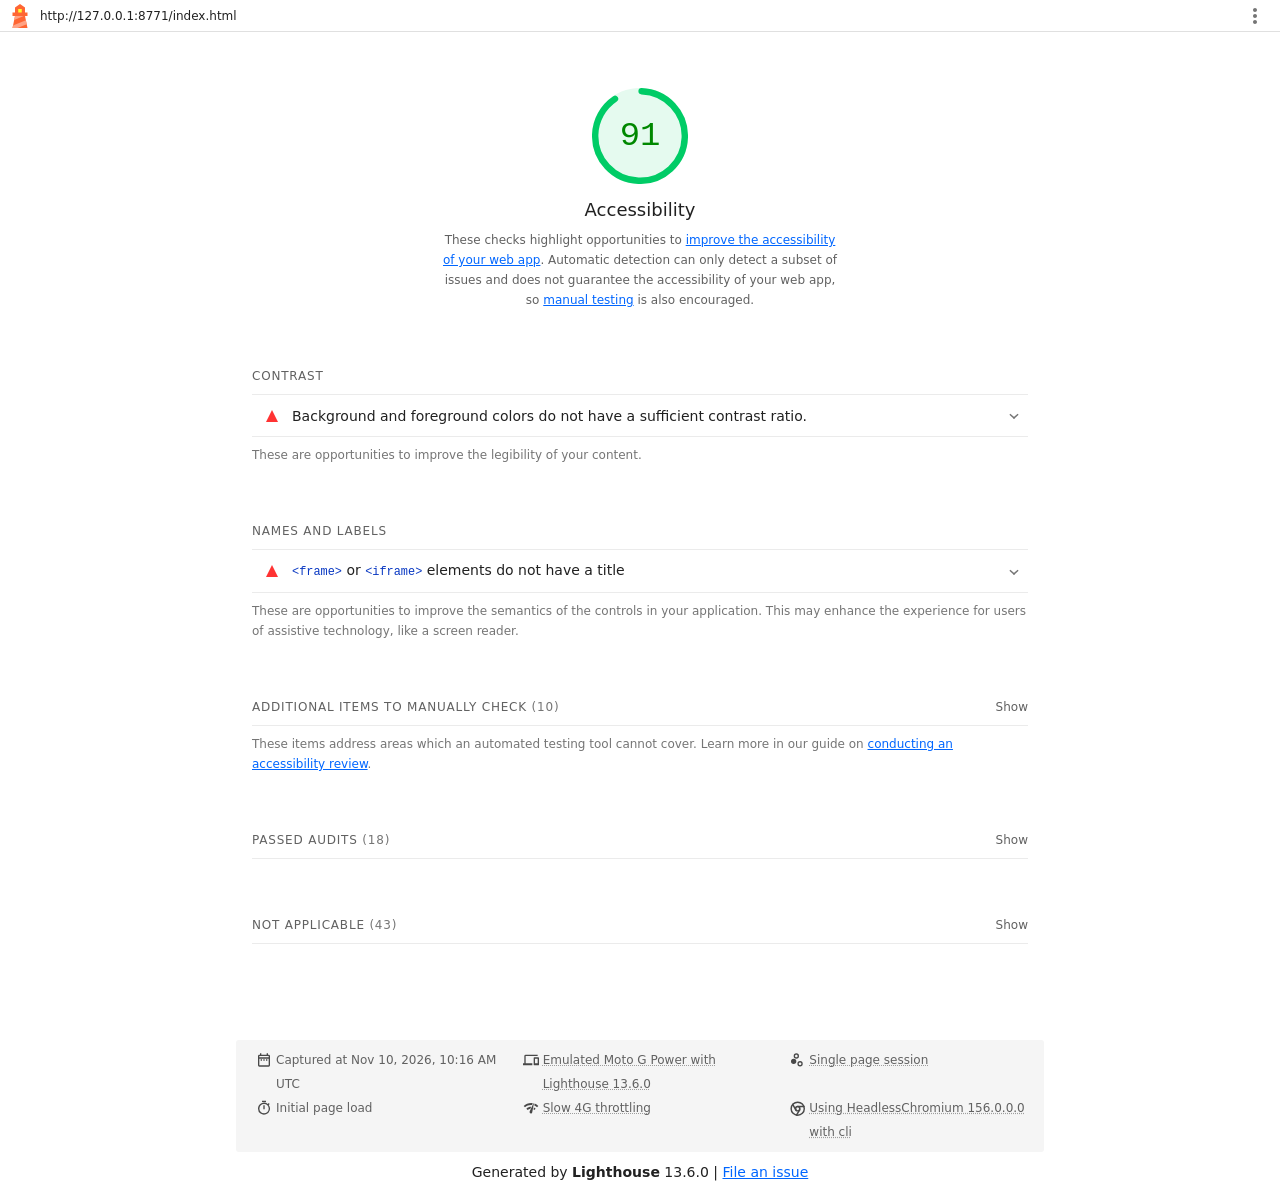
<file: lighthouse/before/index.html>
<!--
@license
Copyright 2018 Google LLC
SPDX-License-Identifier: Apache-2.0
-->
<!doctype html>
<html lang="en">
<head>
  <meta charset="utf-8">
  <meta name="viewport" content="width=device-width, initial-scale=1, minimum-scale=1">
  <link rel="icon" href='data:image/svg+xml;utf8,<svg fill="none" xmlns="http://www.w3.org/2000/svg" viewBox="0 0 48 48"><path d="m14 7 10-7 10 7v10h5v7h-5l5 24H9l5-24H9v-7h5V7Z" fill="%23F63"/><path d="M31.561 24H14l-1.689 8.105L31.561 24ZM18.983 48H9l1.022-4.907L35.723 32.27l1.663 7.98L18.983 48Z" fill="%23FFA385"/><path fill="%23FF3" d="M20.5 10h7v7h-7z"/></svg>'>
  <title>Lighthouse Report</title>
  <style>body {margin: 0}</style>
</head>
<body>
  <noscript>Lighthouse report requires JavaScript. Please enable.</noscript>

  <div id="lh-log"></div>

  <script>window.__LIGHTHOUSE_JSON__ = {"lighthouseVersion":"13.6.0","requestedUrl":"http://127.0.0.1:8771/index.html","mainDocumentUrl":"http://127.0.0.1:8771/index.html","finalDisplayedUrl":"http://127.0.0.1:8771/index.html","finalUrl":"http://127.0.0.1:8771/index.html","fetchTime":"2026-11-10T10:16:22.591Z","gatherMode":"navigation","runWarnings":[],"userAgent":"Mozilla/5.0 (Macintosh; Intel Mac OS X 10_15_7) AppleWebKit/537.36 (KHTML, like Gecko) HeadlessChrome/156.0.0.0 Safari/537.36","environment":{"networkUserAgent":"Mozilla/5.0 (Linux; Android 11; moto g power (2022)) AppleWebKit/537.36 (KHTML, like Gecko) Chrome/156.0.0.0 Mobile Safari/537.36","hostUserAgent":"Mozilla/5.0 (Macintosh; Intel Mac OS X 10_15_7) AppleWebKit/537.36 (KHTML, like Gecko) HeadlessChrome/156.0.0.0 Safari/537.36","benchmarkIndex":3884.5,"credits":{"axe-core":"4.14.0"}},"audits":{"accesskeys":{"id":"accesskeys","title":"`[accesskey]` values are unique","description":"Access keys let users quickly focus a part of the page. For proper navigation, each access key must be unique. [Learn more about access keys](https://dequeuniversity.com/rules/axe/4.14/accesskeys).","score":null,"scoreDisplayMode":"notApplicable"},"aria-allowed-attr":{"id":"aria-allowed-attr","title":"`[aria-*]` attributes match their roles","description":"Each ARIA `role` supports a specific subset of `aria-*` attributes. Mismatching these invalidates the `aria-*` attributes. [Learn how to match ARIA attributes to their roles](https://dequeuniversity.com/rules/axe/4.14/aria-allowed-attr).","score":1,"scoreDisplayMode":"binary","details":{"type":"table","headings":[{"key":"node","valueType":"node","subItemsHeading":{"key":"relatedNode","valueType":"node"},"label":"Failing Elements"}],"items":[]}},"aria-allowed-role":{"id":"aria-allowed-role","title":"Uses ARIA roles only on compatible elements","description":"Many HTML elements can only be assigned certain ARIA roles. Using ARIA roles where they are not allowed can interfere with the accessibility of the web page. [Learn more about ARIA roles](https://dequeuniversity.com/rules/axe/4.14/aria-allowed-role).","score":null,"scoreDisplayMode":"notApplicable"},"aria-command-name":{"id":"aria-command-name","title":"`button`, `link`, and `menuitem` elements have accessible names","description":"When an element doesn't have an accessible name, screen readers announce it with a generic name, making it unusable for users who rely on screen readers. [Learn how to make command elements more accessible](https://dequeuniversity.com/rules/axe/4.14/aria-command-name).","score":null,"scoreDisplayMode":"notApplicable"},"aria-conditional-attr":{"id":"aria-conditional-attr","title":"ARIA attributes are used as specified for the element's role","description":"Some ARIA attributes are only allowed on an element under certain conditions. [Learn more about conditional ARIA attributes](https://dequeuniversity.com/rules/axe/4.14/aria-conditional-attr).","score":1,"scoreDisplayMode":"binary","details":{"type":"table","headings":[{"key":"node","valueType":"node","subItemsHeading":{"key":"relatedNode","valueType":"node"},"label":"Failing Elements"}],"items":[]}},"aria-deprecated-role":{"id":"aria-deprecated-role","title":"Deprecated ARIA roles were not used","description":"Deprecated ARIA roles may not be processed correctly by assistive technology. [Learn more about deprecated ARIA roles](https://dequeuniversity.com/rules/axe/4.14/aria-deprecated-role).","score":null,"scoreDisplayMode":"notApplicable"},"aria-dialog-name":{"id":"aria-dialog-name","title":"Elements with `role=\"dialog\"` or `role=\"alertdialog\"` have accessible names.","description":"ARIA dialog elements without accessible names may prevent screen readers users from discerning the purpose of these elements. [Learn how to make ARIA dialog elements more accessible](https://dequeuniversity.com/rules/axe/4.14/aria-dialog-name).","score":null,"scoreDisplayMode":"notApplicable"},"aria-hidden-body":{"id":"aria-hidden-body","title":"`[aria-hidden=\"true\"]` is not present on the document `\u003cbody>`","description":"Assistive technologies, like screen readers, work inconsistently when `aria-hidden=\"true\"` is set on the document `\u003cbody>`. [Learn how `aria-hidden` affects the document body](https://dequeuniversity.com/rules/axe/4.14/aria-hidden-body).","score":1,"scoreDisplayMode":"binary","details":{"type":"table","headings":[{"key":"node","valueType":"node","subItemsHeading":{"key":"relatedNode","valueType":"node"},"label":"Failing Elements"}],"items":[]}},"aria-hidden-focus":{"id":"aria-hidden-focus","title":"`[aria-hidden=\"true\"]` elements do not contain focusable descendents","description":"Focusable descendents within an `[aria-hidden=\"true\"]` element prevent those interactive elements from being available to users of assistive technologies like screen readers. [Learn how `aria-hidden` affects focusable elements](https://dequeuniversity.com/rules/axe/4.14/aria-hidden-focus).","score":null,"scoreDisplayMode":"notApplicable"},"aria-input-field-name":{"id":"aria-input-field-name","title":"ARIA input fields have accessible names","description":"When an input field doesn't have an accessible name, screen readers announce it with a generic name, making it unusable for users who rely on screen readers. [Learn more about input field labels](https://dequeuniversity.com/rules/axe/4.14/aria-input-field-name).","score":null,"scoreDisplayMode":"notApplicable"},"aria-meter-name":{"id":"aria-meter-name","title":"ARIA `meter` elements have accessible names","description":"When a meter element doesn't have an accessible name, screen readers announce it with a generic name, making it unusable for users who rely on screen readers. [Learn how to name `meter` elements](https://dequeuniversity.com/rules/axe/4.14/aria-meter-name).","score":null,"scoreDisplayMode":"notApplicable"},"aria-progressbar-name":{"id":"aria-progressbar-name","title":"ARIA `progressbar` elements have accessible names","description":"When a `progressbar` element doesn't have an accessible name, screen readers announce it with a generic name, making it unusable for users who rely on screen readers. [Learn how to label `progressbar` elements](https://dequeuniversity.com/rules/axe/4.14/aria-progressbar-name).","score":null,"scoreDisplayMode":"notApplicable"},"aria-prohibited-attr":{"id":"aria-prohibited-attr","title":"Elements use only permitted ARIA attributes","description":"Using ARIA attributes in roles where they are prohibited can mean that important information is not communicated to users of assistive technologies. [Learn more about prohibited ARIA roles](https://dequeuniversity.com/rules/axe/4.14/aria-prohibited-attr).","score":1,"scoreDisplayMode":"binary","details":{"type":"table","headings":[{"key":"node","valueType":"node","subItemsHeading":{"key":"relatedNode","valueType":"node"},"label":"Failing Elements"}],"items":[]}},"aria-required-attr":{"id":"aria-required-attr","title":"`[role]`s have all required `[aria-*]` attributes","description":"Some ARIA roles have required attributes that describe the state of the element to screen readers. [Learn more about roles and required attributes](https://dequeuniversity.com/rules/axe/4.14/aria-required-attr).","score":null,"scoreDisplayMode":"notApplicable"},"aria-required-children":{"id":"aria-required-children","title":"Elements with an ARIA `[role]` that require children to contain a specific `[role]` have all required children.","description":"Some ARIA parent roles must contain specific child roles to perform their intended accessibility functions. [Learn more about roles and required children elements](https://dequeuniversity.com/rules/axe/4.14/aria-required-children).","score":null,"scoreDisplayMode":"notApplicable"},"aria-required-parent":{"id":"aria-required-parent","title":"`[role]`s are contained by their required parent element","description":"Some ARIA child roles must be contained by specific parent roles to properly perform their intended accessibility functions. [Learn more about ARIA roles and required parent element](https://dequeuniversity.com/rules/axe/4.14/aria-required-parent).","score":null,"scoreDisplayMode":"notApplicable"},"aria-roles":{"id":"aria-roles","title":"`[role]` values are valid","description":"ARIA roles must have valid values in order to perform their intended accessibility functions. [Learn more about valid ARIA roles](https://dequeuniversity.com/rules/axe/4.14/aria-roles).","score":null,"scoreDisplayMode":"notApplicable"},"aria-text":{"id":"aria-text","title":"Elements with the `role=text` attribute do not have focusable descendents.","description":"Adding `role=text` around a text node split by markup enables VoiceOver to treat it as one phrase, but the element's focusable descendents will not be announced. [Learn more about the `role=text` attribute](https://dequeuniversity.com/rules/axe/4.14/aria-text).","score":null,"scoreDisplayMode":"notApplicable"},"aria-toggle-field-name":{"id":"aria-toggle-field-name","title":"ARIA toggle fields have accessible names","description":"When a toggle field doesn't have an accessible name, screen readers announce it with a generic name, making it unusable for users who rely on screen readers. [Learn more about toggle fields](https://dequeuniversity.com/rules/axe/4.14/aria-toggle-field-name).","score":null,"scoreDisplayMode":"notApplicable"},"aria-tooltip-name":{"id":"aria-tooltip-name","title":"ARIA `tooltip` elements have accessible names","description":"When a tooltip element doesn't have an accessible name, screen readers announce it with a generic name, making it unusable for users who rely on screen readers. [Learn how to name `tooltip` elements](https://dequeuniversity.com/rules/axe/4.14/aria-tooltip-name).","score":null,"scoreDisplayMode":"notApplicable"},"aria-treeitem-name":{"id":"aria-treeitem-name","title":"ARIA `treeitem` elements have accessible names","description":"When a `treeitem` element doesn't have an accessible name, screen readers announce it with a generic name, making it unusable for users who rely on screen readers. [Learn more about labeling `treeitem` elements](https://dequeuniversity.com/rules/axe/4.14/aria-treeitem-name).","score":null,"scoreDisplayMode":"notApplicable"},"aria-valid-attr-value":{"id":"aria-valid-attr-value","title":"`[aria-*]` attributes have valid values","description":"Assistive technologies, like screen readers, can't interpret ARIA attributes with invalid values. [Learn more about valid values for ARIA attributes](https://dequeuniversity.com/rules/axe/4.14/aria-valid-attr-value).","score":1,"scoreDisplayMode":"binary","details":{"type":"table","headings":[{"key":"node","valueType":"node","subItemsHeading":{"key":"relatedNode","valueType":"node"},"label":"Failing Elements"}],"items":[]}},"aria-valid-attr":{"id":"aria-valid-attr","title":"`[aria-*]` attributes are valid and not misspelled","description":"Assistive technologies, like screen readers, can't interpret ARIA attributes with invalid names. [Learn more about valid ARIA attributes](https://dequeuniversity.com/rules/axe/4.14/aria-valid-attr).","score":1,"scoreDisplayMode":"binary","details":{"type":"table","headings":[{"key":"node","valueType":"node","subItemsHeading":{"key":"relatedNode","valueType":"node"},"label":"Failing Elements"}],"items":[]}},"button-name":{"id":"button-name","title":"Buttons have an accessible name","description":"When a button doesn't have an accessible name, screen readers announce it as \"button\", making it unusable for users who rely on screen readers. [Learn how to make buttons more accessible](https://dequeuniversity.com/rules/axe/4.14/button-name).","score":1,"scoreDisplayMode":"binary","details":{"type":"table","headings":[{"key":"node","valueType":"node","subItemsHeading":{"key":"relatedNode","valueType":"node"},"label":"Failing Elements"}],"items":[]}},"bypass":{"id":"bypass","title":"The page contains a heading, skip link, or landmark region","description":"Adding ways to bypass repetitive content lets keyboard users navigate the page more efficiently. [Learn more about bypass blocks](https://dequeuniversity.com/rules/axe/4.14/bypass).","score":null,"scoreDisplayMode":"notApplicable"},"color-contrast":{"id":"color-contrast","title":"Background and foreground colors do not have a sufficient contrast ratio.","description":"Low-contrast text is difficult or impossible for many users to read. [Learn how to provide sufficient color contrast](https://dequeuniversity.com/rules/axe/4.14/color-contrast).","score":0,"scoreDisplayMode":"binary","details":{"type":"table","headings":[{"key":"node","valueType":"node","subItemsHeading":{"key":"relatedNode","valueType":"node"},"label":"Failing Elements"}],"items":[{"node":{"type":"node","lhId":"1-0-P","path":"1,HTML,1,BODY,1,MAIN,2,SECTION,1,DIV,0,ARTICLE,1,DIV,0,P","selector":"div.products-grid > article.product-card > div.product-card__body > p.product-card__badge","boundingRect":{"top":2192,"bottom":2217,"left":33,"right":379,"width":346,"height":25},"snippet":"\u003cp class=\"product-card__badge\">","nodeLabel":"Хит","explanation":"Fix any of the following:\n  Element has insufficient color contrast of 2.15 (foreground color: #ffffff, background color: #ff9800, font size: 10.5pt (14px), font weight: bold). Expected contrast ratio of 4.5:1"}},{"node":{"type":"node","lhId":"1-1-P","path":"1,HTML,1,BODY,1,MAIN,2,SECTION,1,DIV,0,ARTICLE,1,DIV,2,P","selector":"div.products-grid > article.product-card > div.product-card__body > p.product-card__description","boundingRect":{"top":2255,"bottom":2327,"left":33,"right":379,"width":346,"height":72},"snippet":"\u003cp class=\"product-card__description\">","nodeLabel":"Крепкая мужская рука для армрестлинга. Позволяет играючи бороть всех студентов …","explanation":"Fix any of the following:\n  Element has insufficient color contrast of 3.45 (foreground color: #8a8a8a, background color: #ffffff, font size: 12.0pt (16px), font weight: normal). Expected contrast ratio of 4.5:1"},"subItems":{"type":"subitems","items":[{"relatedNode":{"type":"node","lhId":"1-2-ARTICLE","path":"1,HTML,1,BODY,1,MAIN,2,SECTION,1,DIV,0,ARTICLE","selector":"main.main > section#popular > div.products-grid > article.product-card","boundingRect":{"top":1797,"bottom":2454,"left":16,"right":396,"width":380,"height":657},"snippet":"\u003carticle class=\"product-card\">","nodeLabel":"Хит\n\nРука «Титан» — правая мужская\n\nКрепкая мужская рука для армрестлинга. Позв…"}}]}},{"node":{"type":"node","lhId":"1-3-P","path":"1,HTML,1,BODY,1,MAIN,2,SECTION,1,DIV,1,ARTICLE,1,DIV,0,P","selector":"div.products-grid > article.product-card > div.product-card__body > p.product-card__badge","boundingRect":{"top":2865,"bottom":2890,"left":33,"right":379,"width":346,"height":25},"snippet":"\u003cp class=\"product-card__badge\">","nodeLabel":"Новинка","explanation":"Fix any of the following:\n  Element has insufficient color contrast of 2.15 (foreground color: #ffffff, background color: #ff9800, font size: 10.5pt (14px), font weight: bold). Expected contrast ratio of 4.5:1"}},{"node":{"type":"node","lhId":"1-4-P","path":"1,HTML,1,BODY,1,MAIN,2,SECTION,1,DIV,1,ARTICLE,1,DIV,2,P","selector":"div.products-grid > article.product-card > div.product-card__body > p.product-card__description","boundingRect":{"top":2927,"bottom":2999,"left":33,"right":379,"width":346,"height":72},"snippet":"\u003cp class=\"product-card__description\">","nodeLabel":"Левая версия флагмана для тех, кто борется на обе руки. Тот же мёртвый хват и у…","explanation":"Fix any of the following:\n  Element has insufficient color contrast of 3.45 (foreground color: #8a8a8a, background color: #ffffff, font size: 12.0pt (16px), font weight: normal). Expected contrast ratio of 4.5:1"},"subItems":{"type":"subitems","items":[{"relatedNode":{"type":"node","lhId":"1-5-ARTICLE","path":"1,HTML,1,BODY,1,MAIN,2,SECTION,1,DIV,1,ARTICLE","selector":"main.main > section#popular > div.products-grid > article.product-card","boundingRect":{"top":2470,"bottom":3126,"left":16,"right":396,"width":380,"height":657},"snippet":"\u003carticle class=\"product-card\">","nodeLabel":"Новинка\n\nРука «Титан» — левая мужская\n\nЛевая версия флагмана для тех, кто борет…"}}]}},{"node":{"type":"node","lhId":"1-6-P","path":"1,HTML,1,BODY,1,MAIN,2,SECTION,1,DIV,2,ARTICLE,1,DIV,0,P","selector":"div.products-grid > article.product-card > div.product-card__body > p.product-card__badge","boundingRect":{"top":3537,"bottom":3562,"left":33,"right":379,"width":346,"height":25},"snippet":"\u003cp class=\"product-card__badge\">","nodeLabel":"Выбор чемпионок","explanation":"Fix any of the following:\n  Element has insufficient color contrast of 2.15 (foreground color: #ffffff, background color: #ff9800, font size: 10.5pt (14px), font weight: bold). Expected contrast ratio of 4.5:1"}},{"node":{"type":"node","lhId":"1-7-P","path":"1,HTML,1,BODY,1,MAIN,2,SECTION,1,DIV,2,ARTICLE,1,DIV,2,P","selector":"div.products-grid > article.product-card > div.product-card__body > p.product-card__description","boundingRect":{"top":3600,"bottom":3648,"left":33,"right":379,"width":346,"height":48},"snippet":"\u003cp class=\"product-card__description\">","nodeLabel":"Лёгкая и быстрая женская рука для армрестлинга: резкий старт и цепкая кисть.","explanation":"Fix any of the following:\n  Element has insufficient color contrast of 3.45 (foreground color: #8a8a8a, background color: #ffffff, font size: 12.0pt (16px), font weight: normal). Expected contrast ratio of 4.5:1"},"subItems":{"type":"subitems","items":[{"relatedNode":{"type":"node","lhId":"1-8-ARTICLE","path":"1,HTML,1,BODY,1,MAIN,2,SECTION,1,DIV,2,ARTICLE","selector":"main.main > section#popular > div.products-grid > article.product-card","boundingRect":{"top":3142,"bottom":3775,"left":16,"right":396,"width":380,"height":633},"snippet":"\u003carticle class=\"product-card\">","nodeLabel":"Выбор чемпионок\n\nРука «Валькирия» — правая женская\n\nЛёгкая и быстрая женская ру…"}}]}},{"node":{"type":"node","lhId":"1-9-P","path":"1,HTML,1,BODY,1,MAIN,2,SECTION,1,DIV,3,ARTICLE,1,DIV,0,P","selector":"div.products-grid > article.product-card > div.product-card__body > p.product-card__badge","boundingRect":{"top":4186,"bottom":4211,"left":33,"right":379,"width":346,"height":25},"snippet":"\u003cp class=\"product-card__badge\">","nodeLabel":"Скидка −15%","explanation":"Fix any of the following:\n  Element has insufficient color contrast of 2.15 (foreground color: #ffffff, background color: #ff9800, font size: 10.5pt (14px), font weight: bold). Expected contrast ratio of 4.5:1"}},{"node":{"type":"node","lhId":"1-10-P","path":"1,HTML,1,BODY,1,MAIN,2,SECTION,1,DIV,3,ARTICLE,1,DIV,2,P","selector":"div.products-grid > article.product-card > div.product-card__body > p.product-card__description","boundingRect":{"top":4249,"bottom":4321,"left":33,"right":379,"width":346,"height":72},"snippet":"\u003cp class=\"product-card__description\">","nodeLabel":"Левая «Валькирия» для борьбы на обе руки. Та же быстрая кисть, а сейчас ещё и п…","explanation":"Fix any of the following:\n  Element has insufficient color contrast of 3.45 (foreground color: #8a8a8a, background color: #ffffff, font size: 12.0pt (16px), font weight: normal). Expected contrast ratio of 4.5:1"},"subItems":{"type":"subitems","items":[{"relatedNode":{"type":"node","lhId":"1-11-ARTICLE","path":"1,HTML,1,BODY,1,MAIN,2,SECTION,1,DIV,3,ARTICLE","selector":"main.main > section#popular > div.products-grid > article.product-card","boundingRect":{"top":3791,"bottom":4448,"left":16,"right":396,"width":380,"height":657},"snippet":"\u003carticle class=\"product-card\">","nodeLabel":"Скидка −15%\n\nРука «Валькирия» — левая женская\n\nЛевая «Валькирия» для борьбы на …"}}]}},{"node":{"type":"node","lhId":"1-12-DEL","path":"1,HTML,1,BODY,1,MAIN,2,SECTION,1,DIV,3,ARTICLE,1,DIV,3,P,1,DEL","selector":"article.product-card > div.product-card__body > p.product-card__price > del","boundingRect":{"top":4345,"bottom":4362,"left":123,"right":185,"width":61,"height":17},"snippet":"\u003cdel>","nodeLabel":"24 000 ₽","explanation":"Fix any of the following:\n  Element has insufficient color contrast of 3.45 (foreground color: #8a8a8a, background color: #ffffff, font size: 12.0pt (16px), font weight: normal). Expected contrast ratio of 4.5:1"},"subItems":{"type":"subitems","items":[{"relatedNode":{"type":"node","lhId":"1-11-ARTICLE","path":"1,HTML,1,BODY,1,MAIN,2,SECTION,1,DIV,3,ARTICLE","selector":"main.main > section#popular > div.products-grid > article.product-card","boundingRect":{"top":3791,"bottom":4448,"left":16,"right":396,"width":380,"height":657},"snippet":"\u003carticle class=\"product-card\">","nodeLabel":"Скидка −15%\n\nРука «Валькирия» — левая женская\n\nЛевая «Валькирия» для борьбы на …"}}]}},{"node":{"type":"node","lhId":"1-13-P","path":"1,HTML,1,BODY,2,FOOTER,0,DIV,2,DIV,2,P","selector":"footer.site-footer > div.site-footer__inner > div.site-footer__col > p.site-footer__copy","boundingRect":{"top":5371,"bottom":5419,"left":16,"right":396,"width":380,"height":48},"snippet":"\u003cp class=\"site-footer__copy\">","nodeLabel":"© 2026 Учебный проект. Все права защищены. Работал Исмаилов Полад, ЭФБО-04-25.","explanation":"Fix any of the following:\n  Element has insufficient color contrast of 3.08 (foreground color: #8a8a8a, background color: #f2f2f2, font size: 12.0pt (16px), font weight: normal). Expected contrast ratio of 4.5:1"},"subItems":{"type":"subitems","items":[{"relatedNode":{"type":"node","lhId":"1-14-FOOTER","path":"1,HTML,1,BODY,2,FOOTER","selector":"body > footer.site-footer","boundingRect":{"top":4914,"bottom":5483,"left":0,"right":412,"width":412,"height":569},"snippet":"\u003cfooter class=\"site-footer\">","nodeLabel":"Shop_ot_bob\n\nУчебный интернет-магазин необычных товаров с характером.\n\nРазделы\n…"}}]}},{"node":{"type":"node","lhId":"1-15-P","path":"1,HTML,1,BODY,2,FOOTER,0,DIV,2,DIV,3,P","selector":"footer.site-footer > div.site-footer__inner > div.site-footer__col > p.site-footer__copy","boundingRect":{"top":5427,"bottom":5451,"left":16,"right":396,"width":380,"height":24},"snippet":"\u003cp class=\"site-footer__copy\">","nodeLabel":"Дисциплина: Фронтенд и бэкенд разработка","explanation":"Fix any of the following:\n  Element has insufficient color contrast of 3.08 (foreground color: #8a8a8a, background color: #f2f2f2, font size: 12.0pt (16px), font weight: normal). Expected contrast ratio of 4.5:1"},"subItems":{"type":"subitems","items":[{"relatedNode":{"type":"node","lhId":"1-14-FOOTER","path":"1,HTML,1,BODY,2,FOOTER","selector":"body > footer.site-footer","boundingRect":{"top":4914,"bottom":5483,"left":0,"right":412,"width":412,"height":569},"snippet":"\u003cfooter class=\"site-footer\">","nodeLabel":"Shop_ot_bob\n\nУчебный интернет-магазин необычных товаров с характером.\n\nРазделы\n…"}}]}}],"debugData":{"type":"debugdata","impact":"serious","tags":["cat.color","wcag2aa","wcag143","TTv5","TT13.c","EN-301-549","EN-9.1.4.3","ACT","RGAAv4","RGAA-3.2.1"]}}},"definition-list":{"id":"definition-list","title":"`\u003cdl>`'s contain only properly-ordered `\u003cdt>` and `\u003cdd>` groups, `\u003cscript>`, `\u003ctemplate>` or `\u003cdiv>` elements.","description":"When definition lists are not properly marked up, screen readers may produce confusing or inaccurate output. [Learn how to structure definition lists correctly](https://dequeuniversity.com/rules/axe/4.14/definition-list).","score":null,"scoreDisplayMode":"notApplicable"},"dlitem":{"id":"dlitem","title":"Definition list items are wrapped in `\u003cdl>` elements","description":"Definition list items (`\u003cdt>` and `\u003cdd>`) must be wrapped in a parent `\u003cdl>` element to ensure that screen readers can properly announce them. [Learn how to structure definition lists correctly](https://dequeuniversity.com/rules/axe/4.14/dlitem).","score":null,"scoreDisplayMode":"notApplicable"},"document-title":{"id":"document-title","title":"Document has a `\u003ctitle>` element","description":"The title gives screen reader users an overview of the page, and search engine users rely on it heavily to determine if a page is relevant to their search. [Learn more about document titles](https://dequeuniversity.com/rules/axe/4.14/document-title).","score":1,"scoreDisplayMode":"binary","details":{"type":"table","headings":[{"key":"node","valueType":"node","subItemsHeading":{"key":"relatedNode","valueType":"node"},"label":"Failing Elements"}],"items":[]}},"duplicate-id-aria":{"id":"duplicate-id-aria","title":"ARIA IDs are unique","description":"The value of an ARIA ID must be unique to prevent other instances from being overlooked by assistive technologies. [Learn how to fix duplicate ARIA IDs](https://dequeuniversity.com/rules/axe/4.14/duplicate-id-aria).","score":null,"scoreDisplayMode":"notApplicable"},"empty-heading":{"id":"empty-heading","title":"All heading elements contain content.","description":"A heading with no content or inaccessible text prevent screen reader users from accessing information on the page's structure. [Learn more about headings](https://dequeuniversity.com/rules/axe/4.14/empty-heading).","score":null,"scoreDisplayMode":"notApplicable"},"form-field-multiple-labels":{"id":"form-field-multiple-labels","title":"No form fields have multiple labels","description":"Form fields with multiple labels can be confusingly announced by assistive technologies like screen readers which use either the first, the last, or all of the labels. [Learn how to use form labels](https://dequeuniversity.com/rules/axe/4.14/form-field-multiple-labels).","score":null,"scoreDisplayMode":"notApplicable"},"frame-title":{"id":"frame-title","title":"`\u003cframe>` or `\u003ciframe>` elements do not have a title","description":"Screen reader users rely on frame titles to describe the contents of frames. [Learn more about frame titles](https://dequeuniversity.com/rules/axe/4.14/frame-title).","score":0,"scoreDisplayMode":"binary","details":{"type":"table","headings":[{"key":"node","valueType":"node","subItemsHeading":{"key":"relatedNode","valueType":"node"},"label":"Failing Elements"}],"items":[{"node":{"type":"node","lhId":"1-16-IFRAME","path":"1,HTML,1,BODY,1,MAIN,3,SECTION,1,DIV,0,IFRAME","selector":"main.main > section#map > div.map-container > iframe","boundingRect":{"top":4597,"bottom":4857,"left":17,"right":395,"width":378,"height":260},"snippet":"\u003ciframe src=\"https://yandex.ru/map-widget/v1/?um=constructor%3A89a524108dad21f16cf2f4a0…\" frameborder=\"0\">","nodeLabel":"main.main > section#map > div.map-container > iframe","explanation":"Fix any of the following:\n  Element has no title attribute\n  aria-label attribute does not exist or is empty\n  aria-labelledby attribute does not exist, references elements that do not exist or references elements that are empty\n  Element's default semantics were not overridden with role=\"none\" or role=\"presentation\""}}],"debugData":{"type":"debugdata","impact":"serious","tags":["cat.text-alternatives","wcag2a","wcag412","section508","section508.22.i","TTv5","TT12.d","EN-301-549","EN-9.4.1.2","RGAAv4","RGAA-2.1.1"]}}},"heading-order":{"id":"heading-order","title":"Heading elements appear in a sequentially-descending order","description":"Properly ordered headings that do not skip levels convey the semantic structure of the page, making it easier to navigate and understand when using assistive technologies. [Learn more about heading order](https://dequeuniversity.com/rules/axe/4.14/heading-order).","score":1,"scoreDisplayMode":"binary","details":{"type":"table","headings":[{"key":"node","valueType":"node","subItemsHeading":{"key":"relatedNode","valueType":"node"},"label":"Failing Elements"}],"items":[]}},"html-has-lang":{"id":"html-has-lang","title":"`\u003chtml>` element has a `[lang]` attribute","description":"If a page doesn't specify a `lang` attribute, a screen reader assumes that the page is in the default language that the user chose when setting up the screen reader. If the page isn't actually in the default language, then the screen reader might not announce the page's text correctly. [Learn more about the `lang` attribute](https://dequeuniversity.com/rules/axe/4.14/html-has-lang).","score":1,"scoreDisplayMode":"binary","details":{"type":"table","headings":[{"key":"node","valueType":"node","subItemsHeading":{"key":"relatedNode","valueType":"node"},"label":"Failing Elements"}],"items":[]}},"html-lang-valid":{"id":"html-lang-valid","title":"`\u003chtml>` element has a valid value for its `[lang]` attribute","description":"Specifying a valid [BCP 47 language](https://www.w3.org/International/questions/qa-choosing-language-tags#question) helps screen readers announce text properly. [Learn how to use the `lang` attribute](https://dequeuniversity.com/rules/axe/4.14/html-lang-valid).","score":1,"scoreDisplayMode":"binary","details":{"type":"table","headings":[{"key":"node","valueType":"node","subItemsHeading":{"key":"relatedNode","valueType":"node"},"label":"Failing Elements"}],"items":[]}},"html-xml-lang-mismatch":{"id":"html-xml-lang-mismatch","title":"`\u003chtml>` element has an `[xml:lang]` attribute with the same base language as the `[lang]` attribute.","description":"If the webpage does not specify a consistent language, then the screen reader might not announce the page's text correctly. [Learn more about the `lang` attribute](https://dequeuniversity.com/rules/axe/4.14/html-xml-lang-mismatch).","score":null,"scoreDisplayMode":"notApplicable"},"identical-links-same-purpose":{"id":"identical-links-same-purpose","title":"Identical links have the same purpose.","description":"Links with the same destination should have the same description, to help users understand the link's purpose and decide whether to follow it. [Learn more about identical links](https://dequeuniversity.com/rules/axe/4.14/identical-links-same-purpose).","score":null,"scoreDisplayMode":"notApplicable"},"image-alt":{"id":"image-alt","title":"Image elements have `[alt]` attributes","description":"Informative elements should aim for short, descriptive alternate text. Decorative elements can be ignored with an empty alt attribute. [Learn more about the `alt` attribute](https://dequeuniversity.com/rules/axe/4.14/image-alt).","score":1,"scoreDisplayMode":"binary","details":{"type":"table","headings":[{"key":"node","valueType":"node","subItemsHeading":{"key":"relatedNode","valueType":"node"},"label":"Failing Elements"}],"items":[]}},"image-redundant-alt":{"id":"image-redundant-alt","title":"Image elements do not have `[alt]` attributes that are redundant text.","description":"Informative elements should aim for short, descriptive alternative text. Alternative text that is exactly the same as the text adjacent to the link or image is potentially confusing for screen reader users, because the text will be read twice. [Learn more about the `alt` attribute](https://dequeuniversity.com/rules/axe/4.14/image-redundant-alt).","score":null,"scoreDisplayMode":"notApplicable"},"input-button-name":{"id":"input-button-name","title":"Input buttons have discernible text.","description":"Adding discernable and accessible text to input buttons may help screen reader users understand the purpose of the input button. [Learn more about input buttons](https://dequeuniversity.com/rules/axe/4.14/input-button-name).","score":null,"scoreDisplayMode":"notApplicable"},"input-image-alt":{"id":"input-image-alt","title":"`\u003cinput type=\"image\">` elements have `[alt]` text","description":"When an image is being used as an `\u003cinput>` button, providing alternative text can help screen reader users understand the purpose of the button. [Learn about input image alt text](https://dequeuniversity.com/rules/axe/4.14/input-image-alt).","score":null,"scoreDisplayMode":"notApplicable"},"label-content-name-mismatch":{"id":"label-content-name-mismatch","title":"Elements with visible text labels have matching accessible names.","description":"Visible text labels that do not match the accessible name can result in a confusing experience for screen reader users. [Learn more about accessible names](https://dequeuniversity.com/rules/axe/4.14/label-content-name-mismatch).","score":null,"scoreDisplayMode":"notApplicable"},"label":{"id":"label","title":"Form elements have associated labels","description":"Labels ensure that form controls are announced properly by assistive technologies, like screen readers. [Learn more about form element labels](https://dequeuniversity.com/rules/axe/4.14/label).","score":null,"scoreDisplayMode":"notApplicable"},"landmark-one-main":{"id":"landmark-one-main","title":"Document has a main landmark.","description":"One main landmark helps screen reader users navigate a web page. [Learn more about landmarks](https://dequeuniversity.com/rules/axe/4.14/landmark-one-main).","score":1,"scoreDisplayMode":"binary","details":{"type":"table","headings":[{"key":"node","valueType":"node","subItemsHeading":{"key":"relatedNode","valueType":"node"},"label":"Failing Elements"}],"items":[]}},"link-name":{"id":"link-name","title":"Links have a discernible name","description":"Link text (and alternate text for images, when used as links) that is discernible, unique, and focusable improves the navigation experience for screen reader users. [Learn how to make links accessible](https://dequeuniversity.com/rules/axe/4.14/link-name).","score":1,"scoreDisplayMode":"binary","details":{"type":"table","headings":[{"key":"node","valueType":"node","subItemsHeading":{"key":"relatedNode","valueType":"node"},"label":"Failing Elements"}],"items":[]}},"link-in-text-block":{"id":"link-in-text-block","title":"Links are distinguishable without relying on color.","description":"Low-contrast text is difficult or impossible for many users to read. Link text that is discernible improves the experience for users with low vision. [Learn how to make links distinguishable](https://dequeuniversity.com/rules/axe/4.14/link-in-text-block).","score":null,"scoreDisplayMode":"notApplicable"},"list":{"id":"list","title":"Lists contain only `\u003cli>` elements and script supporting elements (`\u003cscript>` and `\u003ctemplate>`).","description":"Screen readers have a specific way of announcing lists. Ensuring proper list structure aids screen reader output. [Learn more about proper list structure](https://dequeuniversity.com/rules/axe/4.14/list).","score":1,"scoreDisplayMode":"binary","details":{"type":"table","headings":[{"key":"node","valueType":"node","subItemsHeading":{"key":"relatedNode","valueType":"node"},"label":"Failing Elements"}],"items":[]}},"listitem":{"id":"listitem","title":"List items (`\u003cli>`) are contained within `\u003cul>`, `\u003col>` or `\u003cmenu>` parent elements","description":"Screen readers require list items (`\u003cli>`) to be contained within a parent `\u003cul>`, `\u003col>` or `\u003cmenu>` to be announced properly. [Learn more about proper list structure](https://dequeuniversity.com/rules/axe/4.14/listitem).","score":1,"scoreDisplayMode":"binary","details":{"type":"table","headings":[{"key":"node","valueType":"node","subItemsHeading":{"key":"relatedNode","valueType":"node"},"label":"Failing Elements"}],"items":[]}},"meta-refresh":{"id":"meta-refresh","title":"The document does not use `\u003cmeta http-equiv=\"refresh\">`","description":"Users do not expect a page to refresh automatically, and doing so will move focus back to the top of the page. This may create a frustrating or confusing experience. [Learn more about the refresh meta tag](https://dequeuniversity.com/rules/axe/4.14/meta-refresh).","score":null,"scoreDisplayMode":"notApplicable"},"meta-viewport":{"id":"meta-viewport","title":"`[user-scalable=\"no\"]` is not used in the `\u003cmeta name=\"viewport\">` element and the `[maximum-scale]` attribute is not less than 5.","description":"Disabling zooming is problematic for users with low vision who rely on screen magnification to properly see the contents of a web page. [Learn more about the viewport meta tag](https://dequeuniversity.com/rules/axe/4.14/meta-viewport).","score":1,"scoreDisplayMode":"binary","details":{"type":"table","headings":[{"key":"node","valueType":"node","subItemsHeading":{"key":"relatedNode","valueType":"node"},"label":"Failing Elements"}],"items":[]}},"object-alt":{"id":"object-alt","title":"`\u003cobject>` elements have alternate text","description":"Screen readers cannot translate non-text content. Adding alternate text to `\u003cobject>` elements helps screen readers convey meaning to users. [Learn more about alt text for `object` elements](https://dequeuniversity.com/rules/axe/4.14/object-alt).","score":null,"scoreDisplayMode":"notApplicable"},"select-name":{"id":"select-name","title":"Select elements have associated label elements.","description":"Form elements without effective labels can create frustrating experiences for screen reader users. [Learn more about the `select` element](https://dequeuniversity.com/rules/axe/4.14/select-name).","score":null,"scoreDisplayMode":"notApplicable"},"skip-link":{"id":"skip-link","title":"Skip links are focusable.","description":"Including a skip link can help users skip to the main content to save time. [Learn more about skip links](https://dequeuniversity.com/rules/axe/4.14/skip-link).","score":null,"scoreDisplayMode":"notApplicable"},"tabindex":{"id":"tabindex","title":"No element has a `[tabindex]` value greater than 0","description":"A value greater than 0 implies an explicit navigation ordering. Although technically valid, this often creates frustrating experiences for users who rely on assistive technologies. [Learn more about the `tabindex` attribute](https://dequeuniversity.com/rules/axe/4.14/tabindex).","score":null,"scoreDisplayMode":"notApplicable"},"table-duplicate-name":{"id":"table-duplicate-name","title":"Tables have different content in the summary attribute and `\u003ccaption>`.","description":"The summary attribute should describe the table structure, while `\u003ccaption>` should have the onscreen title. Accurate table mark-up helps users of screen readers. [Learn more about summary and caption](https://dequeuniversity.com/rules/axe/4.14/table-duplicate-name).","score":null,"scoreDisplayMode":"notApplicable"},"table-fake-caption":{"id":"table-fake-caption","title":"Tables use `\u003ccaption>` instead of cells with the `[colspan]` attribute to indicate a caption.","description":"Screen readers have features to make navigating tables easier. Ensuring that tables use the actual caption element instead of cells with the `[colspan]` attribute may improve the experience for screen reader users. [Learn more about captions](https://dequeuniversity.com/rules/axe/4.14/table-fake-caption).","score":null,"scoreDisplayMode":"notApplicable"},"target-size":{"id":"target-size","title":"Touch targets have sufficient size and spacing.","description":"Touch targets with sufficient size and spacing help users who may have difficulty targeting small controls to activate the targets. [Learn more about touch targets](https://dequeuniversity.com/rules/axe/4.14/target-size).","score":1,"scoreDisplayMode":"binary","details":{"type":"table","headings":[{"key":"node","valueType":"node","subItemsHeading":{"key":"relatedNode","valueType":"node"},"label":"Failing Elements"}],"items":[]}},"td-has-header":{"id":"td-has-header","title":"`\u003ctd>` elements in a large `\u003ctable>` have one or more table headers.","description":"Screen readers have features to make navigating tables easier. Ensuring that `\u003ctd>` elements in a large table (3 or more cells in width and height) have an associated table header may improve the experience for screen reader users. [Learn more about table headers](https://dequeuniversity.com/rules/axe/4.14/td-has-header).","score":null,"scoreDisplayMode":"notApplicable"},"td-headers-attr":{"id":"td-headers-attr","title":"Cells in a `\u003ctable>` element that use the `[headers]` attribute refer to table cells within the same table.","description":"Screen readers have features to make navigating tables easier. Ensuring `\u003ctd>` cells using the `[headers]` attribute only refer to other cells in the same table may improve the experience for screen reader users. [Learn more about the `headers` attribute](https://dequeuniversity.com/rules/axe/4.14/td-headers-attr).","score":null,"scoreDisplayMode":"notApplicable"},"th-has-data-cells":{"id":"th-has-data-cells","title":"`\u003cth>` elements and elements with `[role=\"columnheader\"/\"rowheader\"]` have data cells they describe.","description":"Screen readers have features to make navigating tables easier. Ensuring table headers always refer to some set of cells may improve the experience for screen reader users. [Learn more about table headers](https://dequeuniversity.com/rules/axe/4.14/th-has-data-cells).","score":null,"scoreDisplayMode":"notApplicable"},"valid-lang":{"id":"valid-lang","title":"`[lang]` attributes have a valid value","description":"Specifying a valid [BCP 47 language](https://www.w3.org/International/questions/qa-choosing-language-tags#question) on elements helps ensure that text is pronounced correctly by a screen reader. [Learn how to use the `lang` attribute](https://dequeuniversity.com/rules/axe/4.14/valid-lang).","score":null,"scoreDisplayMode":"notApplicable"},"video-caption":{"id":"video-caption","title":"`\u003cvideo>` elements contain a `\u003ctrack>` element with `[kind=\"captions\"]`","description":"When a video provides a caption it is easier for deaf and hearing impaired users to access its information. [Learn more about video captions](https://dequeuniversity.com/rules/axe/4.14/video-caption).","score":null,"scoreDisplayMode":"notApplicable"},"custom-controls-labels":{"id":"custom-controls-labels","title":"Custom controls have associated labels","description":"Custom interactive controls have associated labels, provided by aria-label or aria-labelledby. [Learn more about custom controls and labels](https://developer.chrome.com/docs/lighthouse/accessibility/custom-controls-labels/).","score":null,"scoreDisplayMode":"manual"},"custom-controls-roles":{"id":"custom-controls-roles","title":"Custom controls have ARIA roles","description":"Custom interactive controls have appropriate ARIA roles. [Learn how to add roles to custom controls](https://developer.chrome.com/docs/lighthouse/accessibility/custom-control-roles/).","score":null,"scoreDisplayMode":"manual"},"focus-traps":{"id":"focus-traps","title":"User focus is not accidentally trapped in a region","description":"A user can tab into and out of any control or region without accidentally trapping their focus. [Learn how to avoid focus traps](https://developer.chrome.com/docs/lighthouse/accessibility/focus-traps/).","score":null,"scoreDisplayMode":"manual"},"focusable-controls":{"id":"focusable-controls","title":"Interactive controls are keyboard focusable","description":"Custom interactive controls are keyboard focusable and display a focus indicator. [Learn how to make custom controls focusable](https://developer.chrome.com/docs/lighthouse/accessibility/focusable-controls/).","score":null,"scoreDisplayMode":"manual"},"interactive-element-affordance":{"id":"interactive-element-affordance","title":"Interactive elements indicate their purpose and state","description":"Interactive elements, such as links and buttons, should indicate their state and be distinguishable from non-interactive elements. [Learn how to decorate interactive elements with affordance hints](https://developer.chrome.com/docs/lighthouse/accessibility/interactive-element-affordance/).","score":null,"scoreDisplayMode":"manual"},"logical-tab-order":{"id":"logical-tab-order","title":"The page has a logical tab order","description":"Tabbing through the page follows the visual layout. Users cannot focus elements that are offscreen. [Learn more about logical tab ordering](https://developer.chrome.com/docs/lighthouse/accessibility/logical-tab-order/).","score":null,"scoreDisplayMode":"manual"},"managed-focus":{"id":"managed-focus","title":"The user's focus is directed to new content added to the page","description":"If new content, such as a dialog, is added to the page, the user's focus is directed to it. [Learn how to direct focus to new content](https://developer.chrome.com/docs/lighthouse/accessibility/managed-focus/).","score":null,"scoreDisplayMode":"manual"},"offscreen-content-hidden":{"id":"offscreen-content-hidden","title":"Offscreen content is hidden from assistive technology","description":"Offscreen content is hidden with display: none or aria-hidden=true. [Learn how to properly hide offscreen content](https://developer.chrome.com/docs/lighthouse/accessibility/offscreen-content-hidden/).","score":null,"scoreDisplayMode":"manual"},"use-landmarks":{"id":"use-landmarks","title":"HTML5 landmark elements are used to improve navigation","description":"Landmark elements (`\u003cmain>`, `\u003cnav>`, etc.) are used to improve the keyboard navigation of the page for assistive technology. [Learn more about landmark elements](https://developer.chrome.com/docs/lighthouse/accessibility/use-landmarks/).","score":null,"scoreDisplayMode":"manual"},"visual-order-follows-dom":{"id":"visual-order-follows-dom","title":"Visual order on the page follows DOM order","description":"DOM order matches the visual order, improving navigation for assistive technology. [Learn more about DOM and visual ordering](https://developer.chrome.com/docs/lighthouse/accessibility/visual-order-follows-dom/).","score":null,"scoreDisplayMode":"manual"},"autocomplete-valid":{"id":"autocomplete-valid","title":"`autocomplete` attributes are used correctly","description":"The `autocomplete` attribute values must be valid and correctly applied for screen readers to function correctly. [Learn more about valid autocomplete values](https://dequeuniversity.com/rules/axe/4.14/autocomplete-valid).","score":null,"scoreDisplayMode":"notApplicable"},"presentation-role-conflict":{"id":"presentation-role-conflict","title":"Elements with `role=\"none\"` or `role=\"presentation\"` do not have conflicts","description":"There are certain cases where the semantic role of an element with `role=\"none\"` or `role=\"presentation\"` does not resolve to none or presentation. To ensure the element remains removed from the accessibility tree, you should not add any global ARIA attributes to the element or make it focusable. [Learn more about presentation role conflict](https://dequeuniversity.com/rules/axe/4.14/presentation-role-conflict).","score":null,"scoreDisplayMode":"notApplicable"},"svg-img-alt":{"id":"svg-img-alt","title":"SVG elements with an `img` role have an accessible text alternative","description":"Ensures SVG elements with an `img`, `graphics-document` or `graphics-symbol` role have an accessible text alternative. [Learn more about SVG alt text](https://dequeuniversity.com/rules/axe/4.14/svg-img-alt).","score":null,"scoreDisplayMode":"notApplicable"}},"configSettings":{"output":["html","json"],"maxWaitForFcp":30000,"maxWaitForLoad":45000,"pauseAfterFcpMs":1000,"pauseAfterLoadMs":1000,"networkQuietThresholdMs":1000,"cpuQuietThresholdMs":1000,"formFactor":"mobile","throttling":{"rttMs":150,"throughputKbps":1638.4,"requestLatencyMs":562.5,"downloadThroughputKbps":1474.5600000000002,"uploadThroughputKbps":675,"cpuSlowdownMultiplier":4},"throttlingMethod":"simulate","screenEmulation":{"mobile":true,"width":412,"height":823,"deviceScaleFactor":1.75,"disabled":false},"emulatedUserAgent":"Mozilla/5.0 (Linux; Android 11; moto g power (2022)) AppleWebKit/537.36 (KHTML, like Gecko) Chrome/136.0.0.0 Mobile Safari/537.36","auditMode":false,"gatherMode":false,"clearStorageTypes":["file_systems","shader_cache","service_workers","cache_storage"],"disableStorageReset":false,"debugNavigation":false,"channel":"cli","usePassiveGathering":false,"disableFullPageScreenshot":false,"skipAboutBlank":false,"blankPage":"about:blank","ignoreStatusCode":false,"locale":"en-US","blockedUrlPatterns":null,"additionalTraceCategories":null,"extraHeaders":null,"precomputedLanternData":null,"onlyAudits":null,"onlyCategories":["accessibility"],"skipAudits":null},"categories":{"accessibility":{"title":"Accessibility","description":"These checks highlight opportunities to [improve the accessibility of your web app](https://developer.chrome.com/docs/lighthouse/accessibility/). Automatic detection can only detect a subset of issues and does not guarantee the accessibility of your web app, so [manual testing](https://web.dev/articles/how-to-review) is also encouraged.","manualDescription":"These items address areas which an automated testing tool cannot cover. Learn more in our guide on [conducting an accessibility review](https://web.dev/articles/how-to-review).","supportedModes":["navigation","snapshot"],"auditRefs":[{"id":"accesskeys","weight":0,"group":"a11y-navigation"},{"id":"aria-allowed-attr","weight":10,"group":"a11y-aria"},{"id":"aria-command-name","weight":0,"group":"a11y-aria"},{"id":"aria-conditional-attr","weight":7,"group":"a11y-aria"},{"id":"aria-deprecated-role","weight":0,"group":"a11y-aria"},{"id":"aria-dialog-name","weight":0,"group":"a11y-aria"},{"id":"aria-hidden-body","weight":10,"group":"a11y-aria"},{"id":"aria-hidden-focus","weight":0,"group":"a11y-aria"},{"id":"aria-input-field-name","weight":0,"group":"a11y-aria"},{"id":"aria-meter-name","weight":0,"group":"a11y-aria"},{"id":"aria-progressbar-name","weight":0,"group":"a11y-aria"},{"id":"aria-prohibited-attr","weight":7,"group":"a11y-aria"},{"id":"aria-required-attr","weight":0,"group":"a11y-aria"},{"id":"aria-required-children","weight":0,"group":"a11y-aria"},{"id":"aria-required-parent","weight":0,"group":"a11y-aria"},{"id":"aria-roles","weight":0,"group":"a11y-aria"},{"id":"aria-text","weight":0,"group":"a11y-aria"},{"id":"aria-toggle-field-name","weight":0,"group":"a11y-aria"},{"id":"aria-tooltip-name","weight":0,"group":"a11y-aria"},{"id":"aria-treeitem-name","weight":0,"group":"a11y-aria"},{"id":"aria-valid-attr-value","weight":10,"group":"a11y-aria"},{"id":"aria-valid-attr","weight":10,"group":"a11y-aria"},{"id":"button-name","weight":10,"group":"a11y-names-labels"},{"id":"bypass","weight":0,"group":"a11y-navigation"},{"id":"color-contrast","weight":7,"group":"a11y-color-contrast"},{"id":"definition-list","weight":0,"group":"a11y-tables-lists"},{"id":"dlitem","weight":0,"group":"a11y-tables-lists"},{"id":"document-title","weight":7,"group":"a11y-names-labels"},{"id":"duplicate-id-aria","weight":0,"group":"a11y-aria"},{"id":"form-field-multiple-labels","weight":0,"group":"a11y-names-labels"},{"id":"frame-title","weight":7,"group":"a11y-names-labels"},{"id":"heading-order","weight":3,"group":"a11y-navigation"},{"id":"html-has-lang","weight":7,"group":"a11y-language"},{"id":"html-lang-valid","weight":7,"group":"a11y-language"},{"id":"html-xml-lang-mismatch","weight":0,"group":"a11y-language"},{"id":"image-alt","weight":10,"group":"a11y-names-labels"},{"id":"input-button-name","weight":0,"group":"a11y-names-labels"},{"id":"input-image-alt","weight":0,"group":"a11y-names-labels"},{"id":"label","weight":0,"group":"a11y-names-labels"},{"id":"link-in-text-block","weight":0,"group":"a11y-color-contrast"},{"id":"link-name","weight":7,"group":"a11y-names-labels"},{"id":"list","weight":7,"group":"a11y-tables-lists"},{"id":"listitem","weight":7,"group":"a11y-tables-lists"},{"id":"meta-refresh","weight":0,"group":"a11y-best-practices"},{"id":"meta-viewport","weight":10,"group":"a11y-best-practices"},{"id":"object-alt","weight":0,"group":"a11y-names-labels"},{"id":"select-name","weight":0,"group":"a11y-names-labels"},{"id":"skip-link","weight":0,"group":"a11y-names-labels"},{"id":"tabindex","weight":0,"group":"a11y-navigation"},{"id":"target-size","weight":7,"group":"a11y-best-practices"},{"id":"td-headers-attr","weight":0,"group":"a11y-tables-lists"},{"id":"th-has-data-cells","weight":0,"group":"a11y-tables-lists"},{"id":"valid-lang","weight":0,"group":"a11y-language"},{"id":"video-caption","weight":0,"group":"a11y-audio-video"},{"id":"landmark-one-main","weight":3,"group":"a11y-best-practices"},{"id":"autocomplete-valid","weight":0,"group":"a11y-best-practices"},{"id":"presentation-role-conflict","weight":0,"group":"a11y-best-practices"},{"id":"svg-img-alt","weight":0,"group":"a11y-best-practices"},{"id":"focusable-controls","weight":0},{"id":"interactive-element-affordance","weight":0},{"id":"logical-tab-order","weight":0},{"id":"visual-order-follows-dom","weight":0},{"id":"focus-traps","weight":0},{"id":"managed-focus","weight":0},{"id":"use-landmarks","weight":0},{"id":"offscreen-content-hidden","weight":0},{"id":"custom-controls-labels","weight":0},{"id":"custom-controls-roles","weight":0},{"id":"table-duplicate-name","weight":0,"group":"a11y-best-practices"},{"id":"empty-heading","weight":0,"group":"a11y-best-practices"},{"id":"aria-allowed-role","weight":0,"group":"a11y-best-practices"},{"id":"image-redundant-alt","weight":0,"group":"a11y-names-labels"},{"id":"identical-links-same-purpose","weight":0,"group":"a11y-best-practices"},{"id":"label-content-name-mismatch","weight":0,"group":"hidden"},{"id":"table-fake-caption","weight":0,"group":"hidden"},{"id":"td-has-header","weight":0,"group":"hidden"}],"id":"accessibility","score":0.91}},"categoryGroups":{"metrics":{"title":"Metrics"},"insights":{"title":"Insights","description":"These insights are also available in the Chrome DevTools Performance Panel - [record a trace](https://developer.chrome.com/docs/devtools/performance/reference) to view more detailed information."},"diagnostics":{"title":"Diagnostics","description":"More information about the performance of your application. These numbers don't [directly affect](https://developer.chrome.com/docs/lighthouse/performance/performance-scoring/) the Performance score."},"a11y-best-practices":{"title":"Best practices","description":"These items highlight common accessibility best practices."},"a11y-color-contrast":{"title":"Contrast","description":"These are opportunities to improve the legibility of your content."},"a11y-names-labels":{"title":"Names and labels","description":"These are opportunities to improve the semantics of the controls in your application. This may enhance the experience for users of assistive technology, like a screen reader."},"a11y-navigation":{"title":"Navigation","description":"These are opportunities to improve keyboard navigation in your application."},"a11y-aria":{"title":"ARIA","description":"These are opportunities to improve the usage of ARIA in your application which may enhance the experience for users of assistive technology, like a screen reader."},"a11y-language":{"title":"Internationalization and localization","description":"These are opportunities to improve the interpretation of your content by users in different locales."},"a11y-audio-video":{"title":"Audio and video","description":"These are opportunities to provide alternative content for audio and video. This may improve the experience for users with hearing or vision impairments."},"a11y-tables-lists":{"title":"Tables and lists","description":"These are opportunities to improve the experience of reading tabular or list data using assistive technology, like a screen reader."},"seo-mobile":{"title":"Mobile Friendly","description":"Make sure your pages are mobile friendly so users don’t have to pinch or zoom in order to read the content pages. [Learn how to make pages mobile-friendly](https://developers.google.com/search/mobile-sites/)."},"seo-content":{"title":"Content Best Practices","description":"Format your HTML in a way that enables crawlers to better understand your app’s content."},"seo-crawl":{"title":"Crawling and Indexing","description":"To appear in search results, crawlers need access to your app."},"best-practices-trust-safety":{"title":"Trust and Safety"},"best-practices-ux":{"title":"User Experience"},"best-practices-browser-compat":{"title":"Browser Compatibility"},"best-practices-general":{"title":"General"},"webmcp":{"title":"WebMCP","description":"Audits validating WebMCP integration."},"agent-accessibility":{"title":"Agent Accessibility","description":"These audits highlight best practices for improving the accessibility of the website for AI agents."},"agent-discoverability":{"title":"Agent Discoverability","description":"These audits validate that websites expose discoverable resources, documentation, and catalogs for AI agents."},"hidden":{"title":""}},"stackPacks":[],"entities":[{"name":"127.0.0.1","origins":["http://127.0.0.1:8771"],"isFirstParty":true,"isUnrecognized":true},{"name":"yandex.ru","origins":["https://yandex.ru","https://core-renderer-tiles.maps.yandex.ru"],"isUnrecognized":true},{"name":"Yandex CDN","homepage":"https://yandex.ru/","origins":["https://maps.yastatic.net"],"category":"cdn"},{"name":"Yandex Metrica","homepage":"https://metrica.yandex.com/about?","origins":["https://mc.yandex.ru"],"category":"analytics"}],"fullPageScreenshot":{"screenshot":{"data":"[data-uri]","width":412,"height":5483},"nodes":{"1-0-P":{"id":"","top":2192,"bottom":2217,"left":33,"right":379,"width":346,"height":25},"1-1-P":{"id":"","top":2255,"bottom":2327,"left":33,"right":379,"width":346,"height":72},"1-2-ARTICLE":{"id":"","top":1797,"bottom":2454,"left":16,"right":396,"width":380,"height":657},"1-3-P":{"id":"","top":2865,"bottom":2890,"left":33,"right":379,"width":346,"height":25},"1-4-P":{"id":"","top":2927,"bottom":2999,"left":33,"right":379,"width":346,"height":72},"1-5-ARTICLE":{"id":"","top":2470,"bottom":3126,"left":16,"right":396,"width":380,"height":657},"1-6-P":{"id":"","top":3537,"bottom":3562,"left":33,"right":379,"width":346,"height":25},"1-7-P":{"id":"","top":3600,"bottom":3648,"left":33,"right":379,"width":346,"height":48},"1-8-ARTICLE":{"id":"","top":3142,"bottom":3775,"left":16,"right":396,"width":380,"height":633},"1-9-P":{"id":"","top":4186,"bottom":4211,"left":33,"right":379,"width":346,"height":25},"1-10-P":{"id":"","top":4249,"bottom":4321,"left":33,"right":379,"width":346,"height":72},"1-11-ARTICLE":{"id":"","top":3791,"bottom":4448,"left":16,"right":396,"width":380,"height":657},"1-12-DEL":{"id":"","top":4345,"bottom":4362,"left":123,"right":185,"width":61,"height":17},"1-13-P":{"id":"","top":5371,"bottom":5419,"left":16,"right":396,"width":380,"height":48},"1-14-FOOTER":{"id":"","top":4914,"bottom":5483,"left":0,"right":412,"width":412,"height":569},"1-15-P":{"id":"","top":5427,"bottom":5451,"left":16,"right":396,"width":380,"height":24},"1-16-IFRAME":{"id":"","top":4597,"bottom":4857,"left":17,"right":395,"width":378,"height":260}}},"timing":{"entries":[{"startTime":732.62,"name":"lh:config","duration":217.39,"entryType":"measure"},{"startTime":733.54,"name":"lh:config:resolveArtifactsToDefns","duration":23.8,"entryType":"measure"},{"startTime":950.14,"name":"lh:runner:gather","duration":8366.85,"entryType":"measure"},{"startTime":986.46,"name":"lh:driver:connect","duration":2.66,"entryType":"measure"},{"startTime":989.26,"name":"lh:driver:navigate","duration":4.22,"entryType":"measure"},{"startTime":993.72,"name":"lh:gather:getBenchmarkIndex","duration":1001.89,"entryType":"measure"},{"startTime":1995.72,"name":"lh:gather:getVersion","duration":0.52,"entryType":"measure"},{"startTime":1996.31,"name":"lh:gather:getDevicePixelRatio","duration":0.55,"entryType":"measure"},{"startTime":1998.15,"name":"lh:prepare:navigationMode","duration":33.45,"entryType":"measure"},{"startTime":1998.54,"name":"lh:gather:getVersion","duration":0.28,"entryType":"measure"},{"startTime":2005.83,"name":"lh:storage:clearDataForOrigin","duration":18.53,"entryType":"measure"},{"startTime":2024.46,"name":"lh:storage:clearBrowserCaches","duration":6.38,"entryType":"measure"},{"startTime":2031.24,"name":"lh:gather:prepareThrottlingAndNetwork","duration":0.35,"entryType":"measure"},{"startTime":2035.57,"name":"lh:driver:navigate","duration":5484.02,"entryType":"measure"},{"startTime":7522.37,"name":"lh:computed:NetworkRecords","duration":2.89,"entryType":"measure"},{"startTime":7525.7,"name":"lh:gather:getArtifact:DevtoolsLog","duration":0.02,"entryType":"measure"},{"startTime":7525.74,"name":"lh:gather:getArtifact:Accessibility","duration":592.66,"entryType":"measure"},{"startTime":8118.66,"name":"lh:gather:getArtifact:NetworkUserAgent","duration":0.07,"entryType":"measure"},{"startTime":8118.73,"name":"lh:gather:getArtifact:Stacks","duration":8.13,"entryType":"measure"},{"startTime":8118.81,"name":"lh:gather:collectStacks","duration":8.04,"entryType":"measure"},{"startTime":8126.87,"name":"lh:gather:getArtifact:FullPageScreenshot","duration":1168.28,"entryType":"measure"},{"startTime":9292.06,"name":"lh:gather:getVersion","duration":0.5,"entryType":"measure"},{"startTime":9317.2,"name":"lh:runner:audit","duration":76.45,"entryType":"measure"},{"startTime":9317.27,"name":"lh:runner:auditing","duration":76.05,"entryType":"measure"},{"startTime":9317.86,"name":"lh:audit:accesskeys","duration":0.59,"entryType":"measure"},{"startTime":9318.57,"name":"lh:audit:aria-allowed-attr","duration":2.12,"entryType":"measure"},{"startTime":9320.84,"name":"lh:audit:aria-allowed-role","duration":2.47,"entryType":"measure"},{"startTime":9323.53,"name":"lh:audit:aria-command-name","duration":0.47,"entryType":"measure"},{"startTime":9324.16,"name":"lh:audit:aria-conditional-attr","duration":1.59,"entryType":"measure"},{"startTime":9325.86,"name":"lh:audit:aria-deprecated-role","duration":0.54,"entryType":"measure"},{"startTime":9326.49,"name":"lh:audit:aria-dialog-name","duration":0.44,"entryType":"measure"},{"startTime":9327.13,"name":"lh:audit:aria-hidden-body","duration":1.36,"entryType":"measure"},{"startTime":9328.59,"name":"lh:audit:aria-hidden-focus","duration":0.4,"entryType":"measure"},{"startTime":9329.1,"name":"lh:audit:aria-input-field-name","duration":0.46,"entryType":"measure"},{"startTime":9329.65,"name":"lh:audit:aria-meter-name","duration":0.45,"entryType":"measure"},{"startTime":9330.24,"name":"lh:audit:aria-progressbar-name","duration":0.48,"entryType":"measure"},{"startTime":9330.79,"name":"lh:audit:aria-prohibited-attr","duration":1.3,"entryType":"measure"},{"startTime":9332.19,"name":"lh:audit:aria-required-attr","duration":0.59,"entryType":"measure"},{"startTime":9332.88,"name":"lh:audit:aria-required-children","duration":0.85,"entryType":"measure"},{"startTime":9333.98,"name":"lh:audit:aria-required-parent","duration":0.62,"entryType":"measure"},{"startTime":9334.69,"name":"lh:audit:aria-roles","duration":0.99,"entryType":"measure"},{"startTime":9335.78,"name":"lh:audit:aria-text","duration":0.75,"entryType":"measure"},{"startTime":9336.62,"name":"lh:audit:aria-toggle-field-name","duration":0.59,"entryType":"measure"},{"startTime":9337.33,"name":"lh:audit:aria-tooltip-name","duration":0.67,"entryType":"measure"},{"startTime":9338.09,"name":"lh:audit:aria-treeitem-name","duration":0.57,"entryType":"measure"},{"startTime":9338.74,"name":"lh:audit:aria-valid-attr-value","duration":1.08,"entryType":"measure"},{"startTime":9339.89,"name":"lh:audit:aria-valid-attr","duration":1.19,"entryType":"measure"},{"startTime":9341.16,"name":"lh:audit:button-name","duration":1.13,"entryType":"measure"},{"startTime":9342.36,"name":"lh:audit:bypass","duration":1.08,"entryType":"measure"},{"startTime":9343.53,"name":"lh:audit:color-contrast","duration":1.34,"entryType":"measure"},{"startTime":9344.95,"name":"lh:audit:definition-list","duration":0.65,"entryType":"measure"},{"startTime":9345.69,"name":"lh:audit:dlitem","duration":0.6,"entryType":"measure"},{"startTime":9346.36,"name":"lh:audit:document-title","duration":1.1,"entryType":"measure"},{"startTime":9347.54,"name":"lh:audit:duplicate-id-aria","duration":1.18,"entryType":"measure"},{"startTime":9348.81,"name":"lh:audit:empty-heading","duration":1.11,"entryType":"measure"},{"startTime":9350.01,"name":"lh:audit:form-field-multiple-labels","duration":0.7,"entryType":"measure"},{"startTime":9350.8,"name":"lh:audit:frame-title","duration":1.21,"entryType":"measure"},{"startTime":9352.08,"name":"lh:audit:heading-order","duration":1.04,"entryType":"measure"},{"startTime":9353.2,"name":"lh:audit:html-has-lang","duration":1.14,"entryType":"measure"},{"startTime":9354.41,"name":"lh:audit:html-lang-valid","duration":1.13,"entryType":"measure"},{"startTime":9355.62,"name":"lh:audit:html-xml-lang-mismatch","duration":0.68,"entryType":"measure"},{"startTime":9356.37,"name":"lh:audit:identical-links-same-purpose","duration":1.32,"entryType":"measure"},{"startTime":9357.76,"name":"lh:audit:image-alt","duration":1.01,"entryType":"measure"},{"startTime":9358.86,"name":"lh:audit:image-redundant-alt","duration":1.15,"entryType":"measure"},{"startTime":9360.08,"name":"lh:audit:input-button-name","duration":0.6,"entryType":"measure"},{"startTime":9360.74,"name":"lh:audit:input-image-alt","duration":0.67,"entryType":"measure"},{"startTime":9361.5,"name":"lh:audit:label-content-name-mismatch","duration":7.56,"entryType":"measure"},{"startTime":9369.13,"name":"lh:audit:label","duration":0.68,"entryType":"measure"},{"startTime":9369.88,"name":"lh:audit:landmark-one-main","duration":0.99,"entryType":"measure"},{"startTime":9370.95,"name":"lh:audit:link-name","duration":1.08,"entryType":"measure"},{"startTime":9372.1,"name":"lh:audit:link-in-text-block","duration":0.69,"entryType":"measure"},{"startTime":9372.86,"name":"lh:audit:list","duration":1.22,"entryType":"measure"},{"startTime":9374.17,"name":"lh:audit:listitem","duration":1.1,"entryType":"measure"},{"startTime":9375.34,"name":"lh:audit:meta-refresh","duration":0.81,"entryType":"measure"},{"startTime":9376.24,"name":"lh:audit:meta-viewport","duration":1.28,"entryType":"measure"},{"startTime":9377.59,"name":"lh:audit:object-alt","duration":0.77,"entryType":"measure"},{"startTime":9378.45,"name":"lh:audit:select-name","duration":0.88,"entryType":"measure"},{"startTime":9379.4,"name":"lh:audit:skip-link","duration":0.82,"entryType":"measure"},{"startTime":9380.29,"name":"lh:audit:tabindex","duration":0.93,"entryType":"measure"},{"startTime":9381.3,"name":"lh:audit:table-duplicate-name","duration":0.95,"entryType":"measure"},{"startTime":9382.34,"name":"lh:audit:table-fake-caption","duration":0.98,"entryType":"measure"},{"startTime":9383.38,"name":"lh:audit:target-size","duration":1.07,"entryType":"measure"},{"startTime":9384.53,"name":"lh:audit:td-has-header","duration":0.98,"entryType":"measure"},{"startTime":9385.6,"name":"lh:audit:td-headers-attr","duration":1.11,"entryType":"measure"},{"startTime":9386.78,"name":"lh:audit:th-has-data-cells","duration":1.22,"entryType":"measure"},{"startTime":9388.09,"name":"lh:audit:valid-lang","duration":1.08,"entryType":"measure"},{"startTime":9389.25,"name":"lh:audit:video-caption","duration":1.09,"entryType":"measure"},{"startTime":9390.37,"name":"lh:audit:custom-controls-labels","duration":0.11,"entryType":"measure"},{"startTime":9390.48,"name":"lh:audit:custom-controls-roles","duration":0,"entryType":"measure"},{"startTime":9390.49,"name":"lh:audit:focus-traps","duration":0,"entryType":"measure"},{"startTime":9390.49,"name":"lh:audit:focusable-controls","duration":0,"entryType":"measure"},{"startTime":9390.5,"name":"lh:audit:interactive-element-affordance","duration":0,"entryType":"measure"},{"startTime":9390.51,"name":"lh:audit:logical-tab-order","duration":0,"entryType":"measure"},{"startTime":9390.51,"name":"lh:audit:managed-focus","duration":0,"entryType":"measure"},{"startTime":9390.52,"name":"lh:audit:offscreen-content-hidden","duration":0,"entryType":"measure"},{"startTime":9390.53,"name":"lh:audit:use-landmarks","duration":0.01,"entryType":"measure"},{"startTime":9390.54,"name":"lh:audit:visual-order-follows-dom","duration":0,"entryType":"measure"},{"startTime":9390.63,"name":"lh:audit:autocomplete-valid","duration":0.63,"entryType":"measure"},{"startTime":9391.34,"name":"lh:audit:presentation-role-conflict","duration":0.96,"entryType":"measure"},{"startTime":9392.38,"name":"lh:audit:svg-img-alt","duration":0.93,"entryType":"measure"},{"startTime":9393.32,"name":"lh:runner:generate","duration":0.32,"entryType":"measure"},{"startTime":9393.87,"name":"lh:computed:EntityClassification","duration":1.23,"entryType":"measure"}],"total":8443.300000000001},"i18n":{"rendererFormattedStrings":{"calculatorLink":"See calculator.","collapseView":"Collapse view","crcInitialNavigation":"Initial Navigation","crcLongestDurationLabel":"Maximum critical path latency:","dropdownCopyJSON":"Copy JSON","dropdownDarkTheme":"Toggle Dark Theme","dropdownPrintExpanded":"Print Expanded","dropdownPrintSummary":"Print Summary","dropdownSaveGist":"Save as Gist","dropdownSaveHTML":"Save as HTML","dropdownSaveJSON":"Save as JSON","dropdownViewUnthrottledTrace":"View Unthrottled Trace","dropdownViewer":"Open in Viewer","errorLabel":"Error!","errorMissingAuditInfo":"Report error: no audit information","expandView":"Expand view","firstPartyChipLabel":"1st party","footerIssue":"File an issue","hide":"Hide","labDataTitle":"Lab Data","lsPerformanceCategoryDescription":"[Lighthouse](https://developers.google.com/web/tools/lighthouse/) analysis of the current page on an emulated mobile network. Values are estimated and may vary.","manualAuditsGroupTitle":"Additional items to manually check","notApplicableAuditsGroupTitle":"Not applicable","openInANewTabTooltip":"Open in a new tab","opportunityResourceColumnLabel":"Opportunity","opportunitySavingsColumnLabel":"Estimated Savings","passedAuditsGroupTitle":"Passed audits","runtimeAnalysisWindow":"Initial page load","runtimeAnalysisWindowSnapshot":"Point-in-time snapshot","runtimeAnalysisWindowTimespan":"User interactions timespan","runtimeCustom":"Custom throttling","runtimeDesktopEmulation":"Emulated Desktop","runtimeMobileEmulation":"Emulated Moto G Power","runtimeNoEmulation":"No emulation","runtimeSettingsArdVersion":"ARD version","runtimeSettingsAxeVersion":"Axe version","runtimeSettingsBenchmark":"Unthrottled CPU/Memory Power","runtimeSettingsCPUThrottling":"CPU throttling","runtimeSettingsDevice":"Device","runtimeSettingsNetworkThrottling":"Network throttling","runtimeSettingsScreenEmulation":"Screen emulation","runtimeSettingsUANetwork":"User agent (network)","runtimeSingleLoad":"Single page session","runtimeSingleLoadTooltip":"This data is taken from a single page session, as opposed to field data summarizing many sessions.","runtimeSlow4g":"Slow 4G throttling","runtimeUnknown":"Unknown","show":"Show","showRelevantAudits":"Show audits relevant to:","snippetCollapseButtonLabel":"Collapse snippet","snippetExpandButtonLabel":"Expand snippet","thirdPartyResourcesLabel":"Show 3rd-party resources","throttlingProvided":"Provided by environment","toplevelWarningsMessage":"There were issues affecting this run of Lighthouse:","unattributable":"Unattributable","unscoredLabel":"Unscored","unscoredTitle":"This audit does not contribute to the overall category score.","varianceDisclaimer":"Values are estimated and may vary. The [performance score is calculated](https://developer.chrome.com/docs/lighthouse/performance/performance-scoring/) directly from these metrics.","viewTraceLabel":"View Trace","viewTreemapLabel":"View Treemap","warningAuditsGroupTitle":"Passed audits but with warnings","warningHeader":"Warnings: "},"icuMessagePaths":{"core/audits/accessibility/accesskeys.js | title":["audits.accesskeys.title"],"core/audits/accessibility/accesskeys.js | description":["audits.accesskeys.description"],"core/audits/accessibility/aria-allowed-attr.js | title":["audits[aria-allowed-attr].title"],"core/audits/accessibility/aria-allowed-attr.js | description":["audits[aria-allowed-attr].description"],"core/lib/i18n/i18n.js | columnFailingElem":["audits[aria-allowed-attr].details.headings[0].label","audits[aria-conditional-attr].details.headings[0].label","audits[aria-hidden-body].details.headings[0].label","audits[aria-prohibited-attr].details.headings[0].label","audits[aria-valid-attr-value].details.headings[0].label","audits[aria-valid-attr].details.headings[0].label","audits[button-name].details.headings[0].label","audits[color-contrast].details.headings[0].label","audits[document-title].details.headings[0].label","audits[frame-title].details.headings[0].label","audits[heading-order].details.headings[0].label","audits[html-has-lang].details.headings[0].label","audits[html-lang-valid].details.headings[0].label","audits[image-alt].details.headings[0].label","audits[landmark-one-main].details.headings[0].label","audits[link-name].details.headings[0].label","audits.list.details.headings[0].label","audits.listitem.details.headings[0].label","audits[meta-viewport].details.headings[0].label","audits[target-size].details.headings[0].label"],"core/audits/accessibility/aria-allowed-role.js | title":["audits[aria-allowed-role].title"],"core/audits/accessibility/aria-allowed-role.js | description":["audits[aria-allowed-role].description"],"core/audits/accessibility/aria-command-name.js | title":["audits[aria-command-name].title"],"core/audits/accessibility/aria-command-name.js | description":["audits[aria-command-name].description"],"core/audits/accessibility/aria-conditional-attr.js | title":["audits[aria-conditional-attr].title"],"core/audits/accessibility/aria-conditional-attr.js | description":["audits[aria-conditional-attr].description"],"core/audits/accessibility/aria-deprecated-role.js | title":["audits[aria-deprecated-role].title"],"core/audits/accessibility/aria-deprecated-role.js | description":["audits[aria-deprecated-role].description"],"core/audits/accessibility/aria-dialog-name.js | title":["audits[aria-dialog-name].title"],"core/audits/accessibility/aria-dialog-name.js | description":["audits[aria-dialog-name].description"],"core/audits/accessibility/aria-hidden-body.js | title":["audits[aria-hidden-body].title"],"core/audits/accessibility/aria-hidden-body.js | description":["audits[aria-hidden-body].description"],"core/audits/accessibility/aria-hidden-focus.js | title":["audits[aria-hidden-focus].title"],"core/audits/accessibility/aria-hidden-focus.js | description":["audits[aria-hidden-focus].description"],"core/audits/accessibility/aria-input-field-name.js | title":["audits[aria-input-field-name].title"],"core/audits/accessibility/aria-input-field-name.js | description":["audits[aria-input-field-name].description"],"core/audits/accessibility/aria-meter-name.js | title":["audits[aria-meter-name].title"],"core/audits/accessibility/aria-meter-name.js | description":["audits[aria-meter-name].description"],"core/audits/accessibility/aria-progressbar-name.js | title":["audits[aria-progressbar-name].title"],"core/audits/accessibility/aria-progressbar-name.js | description":["audits[aria-progressbar-name].description"],"core/audits/accessibility/aria-prohibited-attr.js | title":["audits[aria-prohibited-attr].title"],"core/audits/accessibility/aria-prohibited-attr.js | description":["audits[aria-prohibited-attr].description"],"core/audits/accessibility/aria-required-attr.js | title":["audits[aria-required-attr].title"],"core/audits/accessibility/aria-required-attr.js | description":["audits[aria-required-attr].description"],"core/audits/accessibility/aria-required-children.js | title":["audits[aria-required-children].title"],"core/audits/accessibility/aria-required-children.js | description":["audits[aria-required-children].description"],"core/audits/accessibility/aria-required-parent.js | title":["audits[aria-required-parent].title"],"core/audits/accessibility/aria-required-parent.js | description":["audits[aria-required-parent].description"],"core/audits/accessibility/aria-roles.js | title":["audits[aria-roles].title"],"core/audits/accessibility/aria-roles.js | description":["audits[aria-roles].description"],"core/audits/accessibility/aria-text.js | title":["audits[aria-text].title"],"core/audits/accessibility/aria-text.js | description":["audits[aria-text].description"],"core/audits/accessibility/aria-toggle-field-name.js | title":["audits[aria-toggle-field-name].title"],"core/audits/accessibility/aria-toggle-field-name.js | description":["audits[aria-toggle-field-name].description"],"core/audits/accessibility/aria-tooltip-name.js | title":["audits[aria-tooltip-name].title"],"core/audits/accessibility/aria-tooltip-name.js | description":["audits[aria-tooltip-name].description"],"core/audits/accessibility/aria-treeitem-name.js | title":["audits[aria-treeitem-name].title"],"core/audits/accessibility/aria-treeitem-name.js | description":["audits[aria-treeitem-name].description"],"core/audits/accessibility/aria-valid-attr-value.js | title":["audits[aria-valid-attr-value].title"],"core/audits/accessibility/aria-valid-attr-value.js | description":["audits[aria-valid-attr-value].description"],"core/audits/accessibility/aria-valid-attr.js | title":["audits[aria-valid-attr].title"],"core/audits/accessibility/aria-valid-attr.js | description":["audits[aria-valid-attr].description"],"core/audits/accessibility/button-name.js | title":["audits[button-name].title"],"core/audits/accessibility/button-name.js | description":["audits[button-name].description"],"core/audits/accessibility/bypass.js | title":["audits.bypass.title"],"core/audits/accessibility/bypass.js | description":["audits.bypass.description"],"core/audits/accessibility/color-contrast.js | failureTitle":["audits[color-contrast].title"],"core/audits/accessibility/color-contrast.js | description":["audits[color-contrast].description"],"core/audits/accessibility/definition-list.js | title":["audits[definition-list].title"],"core/audits/accessibility/definition-list.js | description":["audits[definition-list].description"],"core/audits/accessibility/dlitem.js | title":["audits.dlitem.title"],"core/audits/accessibility/dlitem.js | description":["audits.dlitem.description"],"core/audits/accessibility/document-title.js | title":["audits[document-title].title"],"core/audits/accessibility/document-title.js | description":["audits[document-title].description"],"core/audits/accessibility/duplicate-id-aria.js | title":["audits[duplicate-id-aria].title"],"core/audits/accessibility/duplicate-id-aria.js | description":["audits[duplicate-id-aria].description"],"core/audits/accessibility/empty-heading.js | title":["audits[empty-heading].title"],"core/audits/accessibility/empty-heading.js | description":["audits[empty-heading].description"],"core/audits/accessibility/form-field-multiple-labels.js | title":["audits[form-field-multiple-labels].title"],"core/audits/accessibility/form-field-multiple-labels.js | description":["audits[form-field-multiple-labels].description"],"core/audits/accessibility/frame-title.js | failureTitle":["audits[frame-title].title"],"core/audits/accessibility/frame-title.js | description":["audits[frame-title].description"],"core/audits/accessibility/heading-order.js | title":["audits[heading-order].title"],"core/audits/accessibility/heading-order.js | description":["audits[heading-order].description"],"core/audits/accessibility/html-has-lang.js | title":["audits[html-has-lang].title"],"core/audits/accessibility/html-has-lang.js | description":["audits[html-has-lang].description"],"core/audits/accessibility/html-lang-valid.js | title":["audits[html-lang-valid].title"],"core/audits/accessibility/html-lang-valid.js | description":["audits[html-lang-valid].description"],"core/audits/accessibility/html-xml-lang-mismatch.js | title":["audits[html-xml-lang-mismatch].title"],"core/audits/accessibility/html-xml-lang-mismatch.js | description":["audits[html-xml-lang-mismatch].description"],"core/audits/accessibility/identical-links-same-purpose.js | title":["audits[identical-links-same-purpose].title"],"core/audits/accessibility/identical-links-same-purpose.js | description":["audits[identical-links-same-purpose].description"],"core/audits/accessibility/image-alt.js | title":["audits[image-alt].title"],"core/audits/accessibility/image-alt.js | description":["audits[image-alt].description"],"core/audits/accessibility/image-redundant-alt.js | title":["audits[image-redundant-alt].title"],"core/audits/accessibility/image-redundant-alt.js | description":["audits[image-redundant-alt].description"],"core/audits/accessibility/input-button-name.js | title":["audits[input-button-name].title"],"core/audits/accessibility/input-button-name.js | description":["audits[input-button-name].description"],"core/audits/accessibility/input-image-alt.js | title":["audits[input-image-alt].title"],"core/audits/accessibility/input-image-alt.js | description":["audits[input-image-alt].description"],"core/audits/accessibility/label-content-name-mismatch.js | title":["audits[label-content-name-mismatch].title"],"core/audits/accessibility/label-content-name-mismatch.js | description":["audits[label-content-name-mismatch].description"],"core/audits/accessibility/label.js | title":["audits.label.title"],"core/audits/accessibility/label.js | description":["audits.label.description"],"core/audits/accessibility/landmark-one-main.js | title":["audits[landmark-one-main].title"],"core/audits/accessibility/landmark-one-main.js | description":["audits[landmark-one-main].description"],"core/audits/accessibility/link-name.js | title":["audits[link-name].title"],"core/audits/accessibility/link-name.js | description":["audits[link-name].description"],"core/audits/accessibility/link-in-text-block.js | title":["audits[link-in-text-block].title"],"core/audits/accessibility/link-in-text-block.js | description":["audits[link-in-text-block].description"],"core/audits/accessibility/list.js | title":["audits.list.title"],"core/audits/accessibility/list.js | description":["audits.list.description"],"core/audits/accessibility/listitem.js | title":["audits.listitem.title"],"core/audits/accessibility/listitem.js | description":["audits.listitem.description"],"core/audits/accessibility/meta-refresh.js | title":["audits[meta-refresh].title"],"core/audits/accessibility/meta-refresh.js | description":["audits[meta-refresh].description"],"core/audits/accessibility/meta-viewport.js | title":["audits[meta-viewport].title"],"core/audits/accessibility/meta-viewport.js | description":["audits[meta-viewport].description"],"core/audits/accessibility/object-alt.js | title":["audits[object-alt].title"],"core/audits/accessibility/object-alt.js | description":["audits[object-alt].description"],"core/audits/accessibility/select-name.js | title":["audits[select-name].title"],"core/audits/accessibility/select-name.js | description":["audits[select-name].description"],"core/audits/accessibility/skip-link.js | title":["audits[skip-link].title"],"core/audits/accessibility/skip-link.js | description":["audits[skip-link].description"],"core/audits/accessibility/tabindex.js | title":["audits.tabindex.title"],"core/audits/accessibility/tabindex.js | description":["audits.tabindex.description"],"core/audits/accessibility/table-duplicate-name.js | title":["audits[table-duplicate-name].title"],"core/audits/accessibility/table-duplicate-name.js | description":["audits[table-duplicate-name].description"],"core/audits/accessibility/table-fake-caption.js | title":["audits[table-fake-caption].title"],"core/audits/accessibility/table-fake-caption.js | description":["audits[table-fake-caption].description"],"core/audits/accessibility/target-size.js | title":["audits[target-size].title"],"core/audits/accessibility/target-size.js | description":["audits[target-size].description"],"core/audits/accessibility/td-has-header.js | title":["audits[td-has-header].title"],"core/audits/accessibility/td-has-header.js | description":["audits[td-has-header].description"],"core/audits/accessibility/td-headers-attr.js | title":["audits[td-headers-attr].title"],"core/audits/accessibility/td-headers-attr.js | description":["audits[td-headers-attr].description"],"core/audits/accessibility/th-has-data-cells.js | title":["audits[th-has-data-cells].title"],"core/audits/accessibility/th-has-data-cells.js | description":["audits[th-has-data-cells].description"],"core/audits/accessibility/valid-lang.js | title":["audits[valid-lang].title"],"core/audits/accessibility/valid-lang.js | description":["audits[valid-lang].description"],"core/audits/accessibility/video-caption.js | title":["audits[video-caption].title"],"core/audits/accessibility/video-caption.js | description":["audits[video-caption].description"],"core/audits/accessibility/autocomplete-valid.js | title":["audits[autocomplete-valid].title"],"core/audits/accessibility/autocomplete-valid.js | description":["audits[autocomplete-valid].description"],"core/audits/accessibility/presentation-role-conflict.js | title":["audits[presentation-role-conflict].title"],"core/audits/accessibility/presentation-role-conflict.js | description":["audits[presentation-role-conflict].description"],"core/audits/accessibility/svg-img-alt.js | title":["audits[svg-img-alt].title"],"core/audits/accessibility/svg-img-alt.js | description":["audits[svg-img-alt].description"],"core/config/default-config.js | a11yCategoryTitle":["categories.accessibility.title"],"core/config/default-config.js | a11yCategoryDescription":["categories.accessibility.description"],"core/config/default-config.js | a11yCategoryManualDescription":["categories.accessibility.manualDescription"],"core/config/default-config.js | metricGroupTitle":["categoryGroups.metrics.title"],"core/config/default-config.js | insightsGroupTitle":["categoryGroups.insights.title"],"core/config/default-config.js | insightsGroupDescription":["categoryGroups.insights.description"],"core/config/default-config.js | diagnosticsGroupTitle":["categoryGroups.diagnostics.title"],"core/config/default-config.js | diagnosticsGroupDescription":["categoryGroups.diagnostics.description"],"core/config/default-config.js | a11yBestPracticesGroupTitle":["categoryGroups[a11y-best-practices].title"],"core/config/default-config.js | a11yBestPracticesGroupDescription":["categoryGroups[a11y-best-practices].description"],"core/config/default-config.js | a11yColorContrastGroupTitle":["categoryGroups[a11y-color-contrast].title"],"core/config/default-config.js | a11yColorContrastGroupDescription":["categoryGroups[a11y-color-contrast].description"],"core/config/default-config.js | a11yNamesLabelsGroupTitle":["categoryGroups[a11y-names-labels].title"],"core/config/default-config.js | a11yNamesLabelsGroupDescription":["categoryGroups[a11y-names-labels].description"],"core/config/default-config.js | a11yNavigationGroupTitle":["categoryGroups[a11y-navigation].title"],"core/config/default-config.js | a11yNavigationGroupDescription":["categoryGroups[a11y-navigation].description"],"core/config/default-config.js | a11yAriaGroupTitle":["categoryGroups[a11y-aria].title"],"core/config/default-config.js | a11yAriaGroupDescription":["categoryGroups[a11y-aria].description"],"core/config/default-config.js | a11yLanguageGroupTitle":["categoryGroups[a11y-language].title"],"core/config/default-config.js | a11yLanguageGroupDescription":["categoryGroups[a11y-language].description"],"core/config/default-config.js | a11yAudioVideoGroupTitle":["categoryGroups[a11y-audio-video].title"],"core/config/default-config.js | a11yAudioVideoGroupDescription":["categoryGroups[a11y-audio-video].description"],"core/config/default-config.js | a11yTablesListsVideoGroupTitle":["categoryGroups[a11y-tables-lists].title"],"core/config/default-config.js | a11yTablesListsVideoGroupDescription":["categoryGroups[a11y-tables-lists].description"],"core/config/default-config.js | seoMobileGroupTitle":["categoryGroups[seo-mobile].title"],"core/config/default-config.js | seoMobileGroupDescription":["categoryGroups[seo-mobile].description"],"core/config/default-config.js | seoContentGroupTitle":["categoryGroups[seo-content].title"],"core/config/default-config.js | seoContentGroupDescription":["categoryGroups[seo-content].description"],"core/config/default-config.js | seoCrawlingGroupTitle":["categoryGroups[seo-crawl].title"],"core/config/default-config.js | seoCrawlingGroupDescription":["categoryGroups[seo-crawl].description"],"core/config/default-config.js | bestPracticesTrustSafetyGroupTitle":["categoryGroups[best-practices-trust-safety].title"],"core/config/default-config.js | bestPracticesUXGroupTitle":["categoryGroups[best-practices-ux].title"],"core/config/default-config.js | bestPracticesBrowserCompatGroupTitle":["categoryGroups[best-practices-browser-compat].title"],"core/config/default-config.js | bestPracticesGeneralGroupTitle":["categoryGroups[best-practices-general].title"],"core/config/default-config.js | webmcpGroupTitle":["categoryGroups.webmcp.title"],"core/config/default-config.js | webmcpGroupDescription":["categoryGroups.webmcp.description"],"core/config/default-config.js | agentAccessibilityGroupTitle":["categoryGroups[agent-accessibility].title"],"core/config/default-config.js | agentAccessibilityGroupDescription":["categoryGroups[agent-accessibility].description"],"core/config/default-config.js | agentDiscoverabilityGroupTitle":["categoryGroups[agent-discoverability].title"],"core/config/default-config.js | agentDiscoverabilityGroupDescription":["categoryGroups[agent-discoverability].description"]}}};</script>
  <script>"use strict";(()=>{var Re=.8999999999999999,Ie=.5,Ne=.49999999999999994;function He(o){let e=Math.sign(o);o=Math.abs(o);let t=.254829592,n=-.284496736,r=1.421413741,i=-1.453152027,a=1.061405429,s=1/(1+.3275911*o),c=s*(t+s*(n+s*(r+s*(i+s*a))));return e*(1-c*Math.exp(-o*o))}function fe({median:o,p10:e},t){if(o<=0)throw new Error("median must be greater than zero");if(e<=0)throw new Error("p10 must be greater than zero");if(e>=o)throw new Error("p10 must be less than the median");if(t<=0)return 1;let n=.9061938024368232,r=Math.max(Number.MIN_VALUE,t/o),i=Math.log(r),a=Math.max(Number.MIN_VALUE,e/o),l=-Math.log(a),s=i*n/l,c=(1-He(s))/2,d;return t<=e?d=Math.max(.9,Math.min(1,c)):t<=o?d=Math.max(Ie,Math.min(Re,c)):d=Math.max(0,Math.min(Ne,c)),d}var O="\u2026",Oe="\xA0",ve=.9,$e={PASS:{label:"pass",minScore:ve},AVERAGE:{label:"average",minScore:.5},FAIL:{label:"fail"},ERROR:{label:"error"}},Ve=["com","co","gov","edu","ac","org","go","gob","or","net","in","ne","nic","gouv","web","spb","blog","jus","kiev","mil","wi","qc","ca","bel","on"],E=class o{static get RATINGS(){return $e}static get PASS_THRESHOLD(){return ve}static get MS_DISPLAY_VALUE(){return`%10d${Oe}ms`}static isPluginCategory(e){return/^(@[a-z0-9-~][a-z0-9-._~]*\/)?lighthouse-plugin-[a-z0-9-._~]*$/.test(e)}static getFinalDisplayedUrl(e){if(e.finalDisplayedUrl)return e.finalDisplayedUrl;if(e.finalUrl)return e.finalUrl;throw new Error("Could not determine final displayed URL")}static getMainDocumentUrl(e){return e.mainDocumentUrl||e.finalUrl}static getFullPageScreenshot(e){return e.fullPageScreenshot?e.fullPageScreenshot:e.audits["full-page-screenshot"]?.details}static getEntityFromUrl(e,t){return t&&t.find(r=>r.origins.find(i=>e.startsWith(i)))||o.getPseudoRootDomain(e)}static splitMarkdownCodeSpans(e){let t=[],n=e.split(/`(.*?)`/g);for(let r=0;r<n.length;r++){let i=n[r];if(!i)continue;let a=r%2!==0;t.push({isCode:a,text:i})}return t}static splitMarkdownLink(e){let t=[],n=e.split(/\[([^\]]+?)\]\((https?:\/\/.*?)\)/g);for(;n.length;){let[r,i,a]=n.splice(0,3);r&&t.push({isLink:!1,text:r}),i&&a&&t.push({isLink:!0,text:i,linkHref:a})}return t}static truncate(e,t,n="\u2026"){if(e.length<=t)return e;let i=new Intl.Segmenter(void 0,{granularity:"grapheme"}).segment(e)[Symbol.iterator](),a=0;for(let l=0;l<=t-n.length;l++){let s=i.next();if(s.done)return e;a=s.value.index}for(let l=0;l<n.length;l++)if(i.next().done)return e;return e.slice(0,a)+n}static getURLDisplayName(e,t){t=t||{numPathParts:void 0,preserveQuery:void 0,preserveHost:void 0};let n=t.numPathParts!==void 0?t.numPathParts:2,r=t.preserveQuery!==void 0?t.preserveQuery:!0,i=t.preserveHost||!1,a;if(e.protocol==="about:"||e.protocol==="data:")a=e.href;else{a=e.pathname;let s=a.split("/").filter(c=>c.length);n&&s.length>n&&(a=O+s.slice(-1*n).join("/")),i&&(a=`${e.host}/${a.replace(/^\//,"")}`),r&&(a=`${a}${e.search}`)}let l=64;if(e.protocol!=="data:"&&(a=a.slice(0,200),a=a.replace(/([a-f0-9]{7})[a-f0-9]{13}[a-f0-9]*/g,`$1${O}`),a=a.replace(/([a-zA-Z0-9-_]{9})(?=.*[a-z])(?=.*[A-Z])(?=.*[0-9])[a-zA-Z0-9-_]{10,}/g,`$1${O}`),a=a.replace(/(\d{3})\d{6,}/g,`$1${O}`),a=a.replace(/\u2026+/g,O),a.length>l&&a.includes("?")&&(a=a.replace(/\?([^=]*)(=)?.*/,`?$1$2${O}`),a.length>l&&(a=a.replace(/\?.*/,`?${O}`)))),a.length>l){let s=a.lastIndexOf(".");s>=0?a=a.slice(0,l-1-(a.length-s))+`${O}${a.slice(s)}`:a=a.slice(0,l-1)+O}return a}static getChromeExtensionOrigin(e){let t=new URL(e);return t.protocol+"//"+t.host}static parseURL(e){let t=new URL(e);return{file:o.getURLDisplayName(t),hostname:t.hostname,origin:t.protocol==="chrome-extension:"?o.getChromeExtensionOrigin(e):t.origin}}static createOrReturnURL(e){return e instanceof URL?e:new URL(e)}static getPseudoTld(e){let t=e.split(".").slice(-2);return Ve.includes(t[0])?`.${t.join(".")}`:`.${t[t.length-1]}`}static getPseudoRootDomain(e){let t=o.createOrReturnURL(e).hostname,r=o.getPseudoTld(t).split(".");return t.split(".").slice(-r.length).join(".")}static filterRelevantLines(e,t,n){if(t.length===0)return e.slice(0,n*2+1);let r=3,i=new Set;return t=t.sort((a,l)=>(a.lineNumber||0)-(l.lineNumber||0)),t.forEach(({lineNumber:a})=>{let l=a-n,s=a+n;for(;l<1;)l++,s++;i.has(l-r-1)&&(l-=r);for(let c=l;c<=s;c++){let d=c;i.add(d)}}),e.filter(a=>i.has(a.lineNumber))}static computeLogNormalScore(e,t){let n=fe(e,t);return n>.9&&(n+=.05*(n-.9)),Math.floor(n*100)/100}};function Ge(o){let e=o.createFragment(),t=o.createElement("style");t.append(`
    .lh-3p-filter {
      color: var(--color-gray-600);
      float: right;
      padding: 6px var(--stackpack-padding-horizontal);
    }
    .lh-3p-filter-label, .lh-3p-filter-input {
      vertical-align: middle;
      user-select: none;
    }
    .lh-3p-filter-input:disabled + .lh-3p-ui-string {
      text-decoration: line-through;
    }
  `),e.append(t);let n=o.createElement("div","lh-3p-filter"),r=o.createElement("label","lh-3p-filter-label"),i=o.createElement("input","lh-3p-filter-input");i.setAttribute("type","checkbox"),i.setAttribute("checked","");let a=o.createElement("span","lh-3p-ui-string");a.append("Show 3rd party resources");let l=o.createElement("span","lh-3p-filter-count");return r.append(" ",i," ",a," (",l,") "),n.append(" ",r," "),e.append(n),e}function Be(o){let e=o.createFragment(),t=o.createElement("div","lh-audit"),n=o.createElement("details","lh-expandable-details"),r=o.createElement("summary"),i=o.createElement("div","lh-audit__header lh-expandable-details__summary"),a=o.createElement("span","lh-audit__score-icon"),l=o.createElement("span","lh-audit__title-and-text"),s=o.createElement("span","lh-audit__title"),c=o.createElement("span","lh-audit__display-text");l.append(" ",s," ",c," ");let d=o.createElement("div","lh-chevron-container");i.append(" ",a," ",l," ",d," "),r.append(" ",i," ");let h=o.createElement("div","lh-audit__description"),p=o.createElement("div","lh-audit__stackpacks");return n.append(" ",r," ",h," ",p," "),t.append(" ",n," "),e.append(t),e}function qe(o){let e=o.createFragment(),t=o.createElement("div","lh-category-header"),n=o.createElement("div","lh-score__gauge");n.setAttribute("role","heading"),n.setAttribute("aria-level","2");let r=o.createElement("div","lh-category-header__description");return t.append(" ",n," ",r," "),e.append(t),e}function je(o){let e=o.createFragment(),t=o.createElementNS("http://www.w3.org/2000/svg","svg","lh-chevron");t.setAttribute("viewBox","0 0 100 100");let n=o.createElementNS("http://www.w3.org/2000/svg","g","lh-chevron__lines"),r=o.createElementNS("http://www.w3.org/2000/svg","path","lh-chevron__line lh-chevron__line-left");r.setAttribute("d","M10 50h40");let i=o.createElementNS("http://www.w3.org/2000/svg","path","lh-chevron__line lh-chevron__line-right");return i.setAttribute("d","M90 50H50"),n.append(" ",r," ",i," "),t.append(" ",n," "),e.append(t),e}function We(o){let e=o.createFragment(),t=o.createElement("div","lh-audit-group"),n=o.createElement("details","lh-clump"),r=o.createElement("summary"),i=o.createElement("div","lh-audit-group__summary"),a=o.createElement("div","lh-audit-group__header"),l=o.createElement("span","lh-audit-group__title"),s=o.createElement("span","lh-audit-group__itemcount");a.append(" ",l," ",s," "," "," ");let c=o.createElement("div","lh-clump-toggle"),d=o.createElement("span","lh-clump-toggletext--show"),h=o.createElement("span","lh-clump-toggletext--hide");return c.append(" ",d," ",h," "),i.append(" ",a," ",c," "),r.append(" ",i," "),n.append(" ",r," "),t.append(" "," ",n," "),e.append(t),e}function Ke(o){let e=o.createFragment(),t=o.createElement("div","lh-crc-container"),n=o.createElement("style");n.append(`
      .lh-crc .lh-tree-marker {
        width: 12px;
        height: 26px;
        display: block;
        float: left;
        background-position: top left;
      }
      .lh-crc .lh-horiz-down {
        background: url('data:image/svg+xml;utf8,<svg width="16" height="26" viewBox="0 0 16 26" xmlns="http://www.w3.org/2000/svg"><g fill="%23D8D8D8" fill-rule="evenodd"><path d="M16 12v2H-2v-2z"/><path d="M9 12v14H7V12z"/>\u003c/g>\u003c/svg>');
      }
      .lh-crc .lh-right {
        background: url('data:image/svg+xml;utf8,<svg width="16" height="26" viewBox="0 0 16 26" xmlns="http://www.w3.org/2000/svg"><path d="M16 12v2H0v-2z" fill="%23D8D8D8" fill-rule="evenodd"/>\u003c/svg>');
      }
      .lh-crc .lh-up-right {
        background: url('data:image/svg+xml;utf8,<svg width="16" height="26" viewBox="0 0 16 26" xmlns="http://www.w3.org/2000/svg"><path d="M7 0h2v14H7zm2 12h7v2H9z" fill="%23D8D8D8" fill-rule="evenodd"/>\u003c/svg>');
      }
      .lh-crc .lh-vert-right {
        background: url('data:image/svg+xml;utf8,<svg width="16" height="26" viewBox="0 0 16 26" xmlns="http://www.w3.org/2000/svg"><path d="M7 0h2v27H7zm2 12h7v2H9z" fill="%23D8D8D8" fill-rule="evenodd"/>\u003c/svg>');
      }
      .lh-crc .lh-vert {
        background: url('data:image/svg+xml;utf8,<svg width="16" height="26" viewBox="0 0 16 26" xmlns="http://www.w3.org/2000/svg"><path d="M7 0h2v26H7z" fill="%23D8D8D8" fill-rule="evenodd"/>\u003c/svg>');
      }
      .lh-crc .lh-crc-tree {
        font-size: 14px;
        width: 100%;
        overflow-x: auto;
      }
      .lh-crc .lh-crc-node {
        height: 26px;
        line-height: 26px;
        white-space: nowrap;
      }
      .lh-crc .lh-crc-node__longest {
        color: var(--color-average-secondary);
      }
      .lh-crc .lh-crc-node__tree-value {
        margin-left: 10px;
      }
      .lh-crc .lh-crc-node__tree-value div {
        display: inline;
      }
      .lh-crc .lh-crc-node__chain-duration {
        font-weight: 700;
      }
      .lh-crc .lh-crc-initial-nav {
        color: #595959;
        font-style: italic;
      }
      .lh-crc__summary-value {
        margin-bottom: 10px;
      }
    `);let r=o.createElement("div"),i=o.createElement("div","lh-crc__summary-value"),a=o.createElement("span","lh-crc__longest_duration_label"),l=o.createElement("b","lh-crc__longest_duration");i.append(" ",a," ",l," "),r.append(" ",i," ");let s=o.createElement("div","lh-crc"),c=o.createElement("div","lh-crc-initial-nav");return s.append(" ",c," "," "),t.append(" ",n," ",r," ",s," "),e.append(t),e}function Ze(o){let e=o.createFragment(),t=o.createElement("div","lh-crc-node"),n=o.createElement("span","lh-crc-node__tree-marker"),r=o.createElement("span","lh-crc-node__tree-value");return t.append(" ",n," ",r," "),e.append(t),e}function Je(o){let e=o.createFragment(),t=o.createElement("div","lh-element-screenshot"),n=o.createElement("div","lh-element-screenshot__content"),r=o.createElement("div","lh-element-screenshot__image"),i=o.createElement("div","lh-element-screenshot__mask"),a=o.createElementNS("http://www.w3.org/2000/svg","svg");a.setAttribute("height","0"),a.setAttribute("width","0");let l=o.createElementNS("http://www.w3.org/2000/svg","defs"),s=o.createElementNS("http://www.w3.org/2000/svg","clipPath");s.setAttribute("clipPathUnits","objectBoundingBox"),l.append(" ",s," "," "),a.append(" ",l," "),i.append(" ",a," ");let c=o.createElement("div","lh-element-screenshot__element-marker");return r.append(" ",i," ",c," "),n.append(" ",r," "),t.append(" ",n," "),e.append(t),e}function Ye(o){let e=o.createFragment(),t=o.createElement("div","lh-exp-gauge-component"),n=o.createElement("div","lh-exp-gauge__wrapper");n.setAttribute("target","_blank");let r=o.createElement("div","lh-exp-gauge__svg-wrapper"),i=o.createElementNS("http://www.w3.org/2000/svg","svg","lh-exp-gauge"),a=o.createElementNS("http://www.w3.org/2000/svg","g","lh-exp-gauge__inner"),l=o.createElementNS("http://www.w3.org/2000/svg","circle","lh-exp-gauge__bg"),s=o.createElementNS("http://www.w3.org/2000/svg","circle","lh-exp-gauge__base lh-exp-gauge--faded"),c=o.createElementNS("http://www.w3.org/2000/svg","circle","lh-exp-gauge__arc"),d=o.createElementNS("http://www.w3.org/2000/svg","text","lh-exp-gauge__percentage");a.append(" ",l," ",s," ",c," ",d," ");let h=o.createElementNS("http://www.w3.org/2000/svg","g","lh-exp-gauge__outer"),p=o.createElementNS("http://www.w3.org/2000/svg","circle","lh-cover");h.append(" ",p," ");let m=o.createElementNS("http://www.w3.org/2000/svg","text","lh-exp-gauge__label");return m.setAttribute("text-anchor","middle"),m.setAttribute("x","0"),m.setAttribute("y","60"),i.append(" ",a," ",h," ",m," "),r.append(" ",i," "),n.append(" ",r," "),t.append(" ",n," "),e.append(t),e}function Qe(o){let e=o.createFragment(),t=o.createElement("style");t.append(`
    .lh-footer {
      padding: var(--footer-padding-vertical) calc(var(--default-padding) * 2);
      max-width: var(--report-content-max-width);
      margin: 0 auto;
    }
    .lh-footer .lh-generated {
      text-align: center;
    }
  `),e.append(t);let n=o.createElement("footer","lh-footer"),r=o.createElement("ul","lh-meta__items");r.append(" ");let i=o.createElement("div","lh-generated"),a=o.createElement("b");a.append("Lighthouse");let l=o.createElement("span","lh-footer__version"),s=o.createElement("a","lh-footer__version_issue");return s.setAttribute("href","https://github.com/GoogleChrome/Lighthouse/issues"),s.setAttribute("target","_blank"),s.setAttribute("rel","noopener"),s.append("File an issue"),i.append(" "," Generated by ",a," ",l," | ",s," "),n.append(" ",r," ",i," "),e.append(n),e}function Xe(o){let e=o.createFragment(),t=o.createElement("a","lh-fraction__wrapper"),n=o.createElement("div","lh-fraction__content-wrapper"),r=o.createElement("div","lh-fraction__content"),i=o.createElement("div","lh-fraction__background");r.append(" ",i," "),n.append(" ",r," ");let a=o.createElement("div","lh-fraction__label");return t.append(" ",n," ",a," "),e.append(t),e}function et(o){let e=o.createFragment(),t=o.createElement("a","lh-gauge__wrapper"),n=o.createElement("div","lh-gauge__svg-wrapper"),r=o.createElementNS("http://www.w3.org/2000/svg","svg","lh-gauge");r.setAttribute("viewBox","0 0 120 120");let i=o.createElementNS("http://www.w3.org/2000/svg","circle","lh-gauge-base");i.setAttribute("r","56"),i.setAttribute("cx","60"),i.setAttribute("cy","60"),i.setAttribute("stroke-width","8");let a=o.createElementNS("http://www.w3.org/2000/svg","circle","lh-gauge-arc");a.setAttribute("r","56"),a.setAttribute("cx","60"),a.setAttribute("cy","60"),a.setAttribute("stroke-width","8"),r.append(" ",i," ",a," "),n.append(" ",r," ");let l=o.createElement("div","lh-gauge__percentage"),s=o.createElement("div","lh-gauge__label");return t.append(" "," ",n," ",l," "," ",s," "),e.append(t),e}function tt(o){let e=o.createFragment(),t=o.createElement("style");t.append(`
    /* CSS Fireworks. Originally by Eddie Lin
       https://codepen.io/paulirish/pen/yEVMbP
    */
    .lh-pyro {
      display: none;
      z-index: 1;
      pointer-events: none;
    }
    .lh-score100 .lh-pyro {
      display: block;
    }
    .lh-score100 .lh-lighthouse stop:first-child {
      stop-color: hsla(200, 12%, 95%, 0);
    }
    .lh-score100 .lh-lighthouse stop:last-child {
      stop-color: hsla(65, 81%, 76%, 1);
    }

    .lh-pyro > .lh-pyro-before, .lh-pyro > .lh-pyro-after {
      position: absolute;
      width: 5px;
      height: 5px;
      border-radius: 2.5px;
      box-shadow: 0 0 #fff, 0 0 #fff, 0 0 #fff, 0 0 #fff, 0 0 #fff, 0 0 #fff, 0 0 #fff, 0 0 #fff, 0 0 #fff, 0 0 #fff, 0 0 #fff, 0 0 #fff, 0 0 #fff, 0 0 #fff, 0 0 #fff, 0 0 #fff, 0 0 #fff, 0 0 #fff, 0 0 #fff, 0 0 #fff, 0 0 #fff, 0 0 #fff, 0 0 #fff, 0 0 #fff, 0 0 #fff, 0 0 #fff, 0 0 #fff, 0 0 #fff, 0 0 #fff, 0 0 #fff, 0 0 #fff, 0 0 #fff, 0 0 #fff, 0 0 #fff, 0 0 #fff, 0 0 #fff, 0 0 #fff, 0 0 #fff, 0 0 #fff, 0 0 #fff, 0 0 #fff, 0 0 #fff, 0 0 #fff, 0 0 #fff, 0 0 #fff, 0 0 #fff, 0 0 #fff, 0 0 #fff, 0 0 #fff, 0 0 #fff, 0 0 #fff;
      animation: 1s bang ease-out infinite backwards,  1s gravity ease-in infinite backwards,  5s position linear infinite backwards;
      animation-delay: 1s, 1s, 1s;
    }

    .lh-pyro > .lh-pyro-after {
      animation-delay: 2.25s, 2.25s, 2.25s;
      animation-duration: 1.25s, 1.25s, 6.25s;
    }

    @keyframes bang {
      to {
        opacity: 1;
        box-shadow: -70px -115.67px #47ebbc, -28px -99.67px #eb47a4, 58px -31.67px #7eeb47, 13px -141.67px #eb47c5, -19px 6.33px #7347eb, -2px -74.67px #ebd247, 24px -151.67px #eb47e0, 57px -138.67px #b4eb47, -51px -104.67px #479eeb, 62px 8.33px #ebcf47, -93px 0.33px #d547eb, -16px -118.67px #47bfeb, 53px -84.67px #47eb83, 66px -57.67px #eb47bf, -93px -65.67px #91eb47, 30px -13.67px #86eb47, -2px -59.67px #83eb47, -44px 1.33px #eb47eb, 61px -58.67px #47eb73, 5px -22.67px #47e8eb, -66px -28.67px #ebe247, 42px -123.67px #eb5547, -75px 26.33px #7beb47, 15px -52.67px #a147eb, 36px -51.67px #eb8347, -38px -12.67px #eb5547, -46px -59.67px #47eb81, 78px -114.67px #eb47ba, 15px -156.67px #eb47bf, -36px 1.33px #eb4783, -72px -86.67px #eba147, 31px -46.67px #ebe247, -68px 29.33px #47e2eb, -55px 19.33px #ebe047, -56px 27.33px #4776eb, -13px -91.67px #eb5547, -47px -138.67px #47ebc7, -18px -96.67px #eb47ac, 11px -88.67px #4783eb, -67px -28.67px #47baeb, 53px 10.33px #ba47eb, 11px 19.33px #5247eb, -5px -11.67px #eb4791, -68px -4.67px #47eba7, 95px -37.67px #eb478b, -67px -162.67px #eb5d47, -54px -120.67px #eb6847, 49px -12.67px #ebe047, 88px 8.33px #47ebda, 97px 33.33px #eb8147, 6px -71.67px #ebbc47;
      }
    }
    @keyframes gravity {
      from {
        opacity: 1;
      }
      to {
        transform: translateY(80px);
        opacity: 0;
      }
    }
    @keyframes position {
      0%, 19.9% {
        margin-top: 4%;
        margin-left: 47%;
      }
      20%, 39.9% {
        margin-top: 7%;
        margin-left: 30%;
      }
      40%, 59.9% {
        margin-top: 6%;
        margin-left: 70%;
      }
      60%, 79.9% {
        margin-top: 3%;
        margin-left: 20%;
      }
      80%, 99.9% {
        margin-top: 3%;
        margin-left: 80%;
      }
    }
  `),e.append(t);let n=o.createElement("div","lh-header-container"),r=o.createElement("div","lh-scores-wrapper-placeholder");return n.append(" ",r," "),e.append(n),e}function nt(o){let e=o.createFragment(),t=o.createElement("div","lh-metric"),n=o.createElement("div","lh-metric__innerwrap"),r=o.createElement("div","lh-metric__icon"),i=o.createElement("span","lh-metric__title"),a=o.createElement("div","lh-metric__value"),l=o.createElement("div","lh-metric__description");return n.append(" ",r," ",i," ",a," ",l," "),t.append(" ",n," "),e.append(t),e}function rt(o){let e=o.createFragment(),t=o.createElement("div","lh-scorescale"),n=o.createElement("span","lh-scorescale-range lh-scorescale-range--fail");n.append("0\u201349");let r=o.createElement("span","lh-scorescale-range lh-scorescale-range--average");r.append("50\u201389");let i=o.createElement("span","lh-scorescale-range lh-scorescale-range--pass");return i.append("90\u2013100"),t.append(" ",n," ",r," ",i," "),e.append(t),e}function ot(o){let e=o.createFragment(),t=o.createElement("style");t.append(`
    .lh-scores-container {
      display: flex;
      flex-direction: column;
      padding: var(--default-padding) 0;
      position: relative;
      width: 100%;
    }

    .lh-sticky-header {
      --gauge-circle-size: var(--gauge-circle-size-sm);
      --plugin-badge-size: 16px;
      --plugin-icon-size: 75%;
      --gauge-wrapper-width: 60px;
      --gauge-percentage-font-size: 13px;
      position: fixed;
      left: 0;
      right: 0;
      top: var(--topbar-height);
      font-weight: 500;
      display: none;
      justify-content: center;
      background-color: var(--sticky-header-background-color);
      border-bottom: 1px solid var(--color-gray-200);
      padding-top: var(--score-container-padding);
      padding-bottom: 4px;
      z-index: 2;
      pointer-events: none;
    }

    .lh-devtools .lh-sticky-header {
      /* The report within DevTools is placed in a container with overflow, which changes the placement of this header unless we change \`position\` to \`sticky.\` */
      position: sticky;
    }

    .lh-sticky-header--visible {
      display: grid;
      grid-auto-flow: column;
      pointer-events: auto;
    }

    /* Disable the gauge arc animation for the sticky header, so toggling display: none
       does not play the animation. */
    .lh-sticky-header .lh-gauge-arc {
      animation: none;
    }

    .lh-sticky-header .lh-gauge__label,
    .lh-sticky-header .lh-fraction__label {
      display: none;
    }

    .lh-highlighter {
      width: var(--gauge-wrapper-width);
      height: 1px;
      background-color: var(--highlighter-background-color);
      /* Position at bottom of first gauge in sticky header. */
      position: absolute;
      grid-column: 1;
      bottom: -1px;
      left: 0px;
      right: 0px;
    }
  `),e.append(t);let n=o.createElement("div","lh-scores-wrapper"),r=o.createElement("div","lh-scores-container"),i=o.createElement("div","lh-pyro"),a=o.createElement("div","lh-pyro-before"),l=o.createElement("div","lh-pyro-after");return i.append(" ",a," ",l," "),r.append(" ",i," "),n.append(" ",r," "),e.append(n),e}function it(o){let e=o.createFragment(),t=o.createElement("div","lh-snippet"),n=o.createElement("style");return n.append(`
          :root {
            --snippet-highlight-light: #fbf1f2;
            --snippet-highlight-dark: #ffd6d8;
          }

         .lh-snippet__header {
          position: relative;
          overflow: hidden;
          padding: 10px;
          border-bottom: none;
          color: var(--snippet-color);
          background-color: var(--snippet-background-color);
          border: 1px solid var(--report-border-color-secondary);
        }
        .lh-snippet__title {
          font-weight: bold;
          float: left;
        }
        .lh-snippet__node {
          float: left;
          margin-left: 4px;
        }
        .lh-snippet__toggle-expand {
          padding: 1px 7px;
          margin-top: -1px;
          margin-right: -7px;
          float: right;
          background: transparent;
          border: none;
          cursor: pointer;
          font-size: 14px;
          color: #0c50c7;
        }

        .lh-snippet__snippet {
          overflow: auto;
          border: 1px solid var(--report-border-color-secondary);
        }
        /* Container needed so that all children grow to the width of the scroll container */
        .lh-snippet__snippet-inner {
          display: inline-block;
          min-width: 100%;
        }

        .lh-snippet:not(.lh-snippet--expanded) .lh-snippet__show-if-expanded {
          display: none;
        }
        .lh-snippet.lh-snippet--expanded .lh-snippet__show-if-collapsed {
          display: none;
        }

        .lh-snippet__line {
          background: white;
          white-space: pre;
          display: flex;
        }
        .lh-snippet__line:not(.lh-snippet__line--message):first-child {
          padding-top: 4px;
        }
        .lh-snippet__line:not(.lh-snippet__line--message):last-child {
          padding-bottom: 4px;
        }
        .lh-snippet__line--content-highlighted {
          background: var(--snippet-highlight-dark);
        }
        .lh-snippet__line--message {
          background: var(--snippet-highlight-light);
        }
        .lh-snippet__line--message .lh-snippet__line-number {
          padding-top: 10px;
          padding-bottom: 10px;
        }
        .lh-snippet__line--message code {
          padding: 10px;
          padding-left: 5px;
          color: var(--color-fail);
          font-family: var(--report-font-family);
        }
        .lh-snippet__line--message code {
          white-space: normal;
        }
        .lh-snippet__line-icon {
          padding-top: 10px;
          display: none;
        }
        .lh-snippet__line--message .lh-snippet__line-icon {
          display: block;
        }
        .lh-snippet__line-icon:before {
          content: "";
          display: inline-block;
          vertical-align: middle;
          margin-right: 4px;
          width: var(--score-icon-size);
          height: var(--score-icon-size);
          background-image: var(--fail-icon-url);
        }
        .lh-snippet__line-number {
          flex-shrink: 0;
          width: 40px;
          text-align: right;
          font-family: monospace;
          padding-right: 5px;
          margin-right: 5px;
          color: var(--color-gray-600);
          user-select: none;
        }
    `),t.append(" ",n," "),e.append(t),e}function at(o){let e=o.createFragment(),t=o.createElement("div","lh-snippet__snippet"),n=o.createElement("div","lh-snippet__snippet-inner");return t.append(" ",n," "),e.append(t),e}function lt(o){let e=o.createFragment(),t=o.createElement("div","lh-snippet__header"),n=o.createElement("div","lh-snippet__title"),r=o.createElement("div","lh-snippet__node"),i=o.createElement("button","lh-snippet__toggle-expand"),a=o.createElement("span","lh-snippet__btn-label-collapse lh-snippet__show-if-expanded"),l=o.createElement("span","lh-snippet__btn-label-expand lh-snippet__show-if-collapsed");return i.append(" ",a," ",l," "),t.append(" ",n," ",r," ",i," "),e.append(t),e}function st(o){let e=o.createFragment(),t=o.createElement("div","lh-snippet__line"),n=o.createElement("div","lh-snippet__line-number"),r=o.createElement("div","lh-snippet__line-icon"),i=o.createElement("code");return t.append(" ",n," ",r," ",i," "),e.append(t),e}function ct(o){let e=o.createFragment(),t=o.createElement("style");return t.append(`/**
 * @license
 * Copyright 2017 Google LLC
 * SPDX-License-Identifier: Apache-2.0
 */

/*
  Naming convention:

  If a variable is used for a specific component: --{component}-{property name}-{modifier}

  Both {component} and {property name} should be kebab-case. If the target is the entire page,
  use 'report' for the component. The property name should not be abbreviated. Use the
  property name the variable is intended for - if it's used for multiple, a common descriptor
  is fine (ex: 'size' for a variable applied to 'width' and 'height'). If a variable is shared
  across multiple components, either create more variables or just drop the "{component}-"
  part of the name. Append any modifiers at the end (ex: 'big', 'dark').

  For colors: --color-{hue}-{intensity}

  {intensity} is the Material Design tag - 700, A700, etc.
*/
.lh-vars {
  /* Palette using Material Design Colors
   * https://www.materialui.co/colors */
  --color-amber-50: #FFF8E1;
  --color-blue-200: #90CAF9;
  --color-blue-900: #0D47A1;
  --color-blue-A700: #2962FF;
  --color-blue-primary: #06f;
  --color-cyan-500: #00BCD4;
  --color-gray-100: #F5F5F5;
  --color-gray-300: #CFCFCF;
  --color-gray-200: #E0E0E0;
  --color-gray-400: #BDBDBD;
  --color-gray-50: #FAFAFA;
  --color-gray-500: #9E9E9E;
  --color-gray-600: #757575;
  --color-gray-700: #616161;
  --color-gray-800: #424242;
  --color-gray-900: #212121;
  --color-gray: #000000;
  --color-green-700: #080;
  --color-green: #0c6;
  --color-lime-400: #D3E156;
  --color-orange-50: #FFF3E0;
  --color-orange-700: #C33300;
  --color-orange: #fa3;
  --color-red-700: #c00;
  --color-red: #f33;
  --color-teal-600: #00897B;
  --color-white: #FFFFFF;

  /* Context-specific colors */
  --color-average-secondary: var(--color-orange-700);
  --color-average: var(--color-orange);
  --color-fail-secondary: var(--color-red-700);
  --color-fail: var(--color-red);
  --color-hover: var(--color-gray-50);
  --color-informative: var(--color-blue-900);
  --color-pass-secondary: var(--color-green-700);
  --color-pass: var(--color-green);
  --color-not-applicable: var(--color-gray-600);

  /* Component variables */
  --audit-description-padding-left: calc(var(--score-icon-size) + var(--score-icon-margin-left) + var(--score-icon-margin-right));
  --audit-explanation-line-height: 16px;
  --audit-group-margin-bottom: calc(var(--default-padding) * 6);
  --audit-group-padding-vertical: 8px;
  --audit-margin-horizontal: 5px;
  --audit-padding-vertical: 8px;
  --category-padding: calc(var(--default-padding) * 6) var(--edge-gap-padding) calc(var(--default-padding) * 4);
  --chevron-line-stroke: var(--color-gray-600);
  --chevron-size: 12px;
  --default-padding: 8px;
  --edge-gap-padding: calc(var(--default-padding) * 4);
  --env-item-background-color: var(--color-gray-100);
  --env-item-font-size: 28px;
  --env-item-line-height: 36px;
  --env-item-padding: 10px 0px;
  --env-name-min-width: 220px;
  --footer-padding-vertical: 16px;
  --gauge-circle-size-big: 96px;
  --gauge-circle-size: 48px;
  --gauge-circle-size-sm: 32px;
  --gauge-label-font-size-big: 18px;
  --gauge-label-font-size: var(--report-font-size-secondary);
  --gauge-label-line-height-big: 24px;
  --gauge-label-line-height: var(--report-line-height-secondary);
  --gauge-percentage-font-size-big: 38px;
  --gauge-percentage-font-size: var(--report-font-size-secondary);
  --gauge-wrapper-width: 120px;
  --header-line-height: 24px;
  --highlighter-background-color: var(--report-text-color);
  --icon-square-size: calc(var(--score-icon-size) * 0.88);
  --image-preview-size: 48px;
  --link-color: var(--color-blue-primary);
  --locale-selector-background-color: var(--color-white);
  --metric-toggle-lines-fill: #7F7F7F;
  --metric-value-font-size: calc(var(--report-font-size) * 1.8);
  --metrics-toggle-background-color: var(--color-gray-200);
  --plugin-badge-background-color: var(--color-white);
  --plugin-badge-size-big: calc(var(--gauge-circle-size-big) / 2.7);
  --plugin-badge-size: calc(var(--gauge-circle-size) / 2.7);
  --plugin-icon-size: 65%;
  --report-background-color: #fff;
  --report-border-color-secondary: #ebebeb;
  --report-font-family-monospace: monospace, 'Roboto Mono', 'Menlo', 'dejavu sans mono', 'Consolas', 'Lucida Console';
  --report-font-family: system-ui, Roboto, Helvetica, Arial, sans-serif;
  --report-font-size: 14px;
  --report-font-size-secondary: 12px;
  --report-icon-size: var(--score-icon-background-size);
  --report-line-height: 24px;
  --report-line-height-secondary: 20px;
  --report-monospace-font-size: calc(var(--report-font-size) * 0.85);
  --report-text-color-secondary: var(--color-gray-800);
  --report-text-color: var(--color-gray-900);
  --report-content-max-width: calc(60 * var(--report-font-size)); /* defaults to 840px */
  --report-content-min-width: 360px;
  --report-content-max-width-minus-edge-gap: calc(var(--report-content-max-width) - var(--edge-gap-padding) * 2);
  --score-container-padding: 8px;
  --score-icon-background-size: 24px;
  --score-icon-margin-left: 6px;
  --score-icon-margin-right: 14px;
  --score-icon-margin: 0 var(--score-icon-margin-right) 0 var(--score-icon-margin-left);
  --score-icon-size: 12px;
  --score-icon-size-big: 16px;
  --screenshot-overlay-background: rgba(0, 0, 0, 0.3);
  --section-padding-vertical: calc(var(--default-padding) * 6);
  --snippet-background-color: var(--color-gray-50);
  --snippet-color: #0938C2;
  --stackpack-padding-horizontal: 10px;
  --sticky-header-background-color: var(--report-background-color);
  --sticky-header-buffer: var(--topbar-height);
  --sticky-header-height: calc(var(--gauge-circle-size-sm) + var(--score-container-padding) * 2 + 1em);
  --table-group-header-background-color: #EEF1F4;
  --table-group-header-text-color: var(--color-gray-700);
  --table-higlight-background-color: #F5F7FA;
  --tools-icon-color: var(--color-gray-600);
  --topbar-background-color: var(--color-white);
  --topbar-height: 32px;
  --topbar-logo-size: 24px;
  --topbar-padding: 0 8px;
  --toplevel-warning-background-color: hsla(30, 100%, 75%, 10%);
  --toplevel-warning-message-text-color: var(--color-average-secondary);
  --toplevel-warning-padding: 18px;
  --toplevel-warning-text-color: var(--report-text-color);

  /* SVGs */
  --plugin-icon-url-dark: url('data:image/svg+xml;utf8,<svg xmlns="http://www.w3.org/2000/svg" width="24px" height="24px" viewBox="0 0 24 24" fill="%23FFFFFF"><path d="M0 0h24v24H0z" fill="none"/><path d="M20.5 11H19V7c0-1.1-.9-2-2-2h-4V3.5C13 2.12 11.88 1 10.5 1S8 2.12 8 3.5V5H4c-1.1 0-1.99.9-1.99 2v3.8H3.5c1.49 0 2.7 1.21 2.7 2.7s-1.21 2.7-2.7 2.7H2V20c0 1.1.9 2 2 2h3.8v-1.5c0-1.49 1.21-2.7 2.7-2.7 1.49 0 2.7 1.21 2.7 2.7V22H17c1.1 0 2-.9 2-2v-4h1.5c1.38 0 2.5-1.12 2.5-2.5S21.88 11 20.5 11z"/>\u003c/svg>');
  --plugin-icon-url: url('data:image/svg+xml;utf8,<svg xmlns="http://www.w3.org/2000/svg" width="24px" height="24px" viewBox="0 0 24 24" fill="%23757575"><path d="M0 0h24v24H0z" fill="none"/><path d="M20.5 11H19V7c0-1.1-.9-2-2-2h-4V3.5C13 2.12 11.88 1 10.5 1S8 2.12 8 3.5V5H4c-1.1 0-1.99.9-1.99 2v3.8H3.5c1.49 0 2.7 1.21 2.7 2.7s-1.21 2.7-2.7 2.7H2V20c0 1.1.9 2 2 2h3.8v-1.5c0-1.49 1.21-2.7 2.7-2.7 1.49 0 2.7 1.21 2.7 2.7V22H17c1.1 0 2-.9 2-2v-4h1.5c1.38 0 2.5-1.12 2.5-2.5S21.88 11 20.5 11z"/>\u003c/svg>');

  --pass-icon-url: url('data:image/svg+xml;utf8,<svg xmlns="http://www.w3.org/2000/svg" viewBox="0 0 48 48"><title>check\u003c/title><path fill="%23178239" d="M24 4C12.95 4 4 12.95 4 24c0 11.04 8.95 20 20 20 11.04 0 20-8.96 20-20 0-11.05-8.96-20-20-20zm-4 30L10 24l2.83-2.83L20 28.34l15.17-15.17L38 16 20 34z"/>\u003c/svg>');
  --average-icon-url: url('data:image/svg+xml;utf8,<svg xmlns="http://www.w3.org/2000/svg" viewBox="0 0 48 48"><title>info\u003c/title><path fill="%23E67700" d="M24 4C12.95 4 4 12.95 4 24s8.95 20 20 20 20-8.95 20-20S35.05 4 24 4zm2 30h-4V22h4v12zm0-16h-4v-4h4v4z"/>\u003c/svg>');
  --fail-icon-url: url('data:image/svg+xml;utf8,<svg xmlns="http://www.w3.org/2000/svg" viewBox="0 0 48 48"><title>warn\u003c/title><path fill="%23C7221F" d="M2 42h44L24 4 2 42zm24-6h-4v-4h4v4zm0-8h-4v-8h4v8z"/>\u003c/svg>');
  --error-icon-url: url('data:image/svg+xml;utf8,<svg xmlns="http://www.w3.org/2000/svg" viewBox="0 0 3 15"><title>error\u003c/title><path d="M0 15H 3V 12H 0V" fill="%23FF4E42"/><path d="M0 9H 3V 0H 0V" fill="%23FF4E42"/>\u003c/svg>');

  --swap-locale-icon-url: url('data:image/svg+xml;utf8,<svg xmlns="http://www.w3.org/2000/svg" height="24px" viewBox="0 0 24 24" width="24px" fill="%23000000"><path d="M0 0h24v24H0V0z" fill="none"/><path d="M12.87 15.07l-2.54-2.51.03-.03c1.74-1.94 2.98-4.17 3.71-6.53H17V4h-7V2H8v2H1v1.99h11.17C11.5 7.92 10.44 9.75 9 11.35 8.07 10.32 7.3 9.19 6.69 8h-2c.73 1.63 1.73 3.17 2.98 4.56l-5.09 5.02L4 19l5-5 3.11 3.11.76-2.04zM18.5 10h-2L12 22h2l1.12-3h4.75L21 22h2l-4.5-12zm-2.62 7l1.62-4.33L19.12 17h-3.24z"/>\u003c/svg>');
  
  --baseline-high-icon-url: url("data:image/svg+xml;utf8,<svg width='18' height='10' viewBox='0 0 540 300' fill='none' xmlns='http://www.w3.org/2000/svg'> <path d='M420 30L390 60L480 150L390 240L330 180L300 210L390 300L540 150L420 30Z' fill='%23C4EED0'/> <path d='M150 0L30 120L60 150L150 60L210 120L240 90L150 0Z' fill='%23C4EED0'/> <path d='M390 0L420 30L150 300L0 150L30 120L150 240L390 0Z' fill='%231EA446'/> \u003c/svg>");
  --baseline-low-icon-url: url("data:image/svg+xml;utf8,<svg width='18' height='10' viewBox='0 0 540 300' fill='none' xmlns='http://www.w3.org/2000/svg'> <path d='M150 0L180 30L150 60L120 30L150 0Z' fill='%23A8C7FA'/> <path d='M210 60L240 90L210 120L180 90L210 60Z' fill='%23A8C7FA'/> <path d='M450 60L480 90L450 120L420 90L450 60Z' fill='%23A8C7FA'/> <path d='M510 120L540 150L510 180L480 150L510 120Z' fill='%23A8C7FA'/> <path d='M450 180L480 210L450 240L420 210L450 180Z' fill='%23A8C7FA'/> <path d='M390 240L420 270L390 300L360 270L390 240Z' fill='%23A8C7FA'/> <path d='M330 180L360 210L330 240L300 210L330 180Z' fill='%23A8C7FA'/> <path d='M90 60L120 90L90 120L60 90L90 60Z' fill='%23A8C7FA'/> <path d='M390 0L420 30L150 300L0 150L30 120L150 240L390 0Z' fill='%231B6EF3'/> \u003c/svg>");
  --baseline-limited-icon-url: url("data:image/svg+xml;utf8,<svg width='18' height='10' viewBox='0 0 540 300' fill='none' xmlns='http://www.w3.org/2000/svg'> <path d='M150 0L240 90L210 120L120 30L150 0Z' fill='%23F09409'/> <path d='M420 30L540 150L420 270L390 240L480 150L390 60L420 30Z' fill='%23C6C6C6'/> <path d='M330 180L300 210L390 300L420 270L330 180Z' fill='%23F09409'/> <path d='M120 30L150 60L60 150L150 240L120 270L0 150L120 30Z' fill='%23C6C6C6'/> <path d='M390 0L420 30L150 300L120 270L390 0Z' fill='%23F09409'/> \u003c/svg>");
}

@media not print {
  .lh-dark {
    /* Pallete */
    --color-gray-200: var(--color-gray-800);
    --color-gray-300: #616161;
    --color-gray-400: var(--color-gray-600);
    --color-gray-700: var(--color-gray-400);
    --color-gray-50: #757575;
    --color-gray-600: var(--color-gray-500);
    --color-green-700: var(--color-green);
    --color-orange-700: var(--color-orange);
    --color-red-700: var(--color-red);
    --color-teal-600: var(--color-cyan-500);

    /* Context-specific colors */
    --color-hover: rgba(0, 0, 0, 0.2);
    --color-informative: var(--color-blue-200);

    /* Component variables */
    --env-item-background-color: #393535;
    --link-color: var(--color-blue-200);
    --locale-selector-background-color: var(--color-gray-200);
    --plugin-badge-background-color: var(--color-gray-800);
    --report-background-color: var(--color-gray-900);
    --report-border-color-secondary: var(--color-gray-200);
    --report-text-color-secondary: var(--color-gray-400);
    --report-text-color: var(--color-gray-100);
    --snippet-color: var(--color-cyan-500);
    --topbar-background-color: var(--color-gray);
    --toplevel-warning-background-color: hsl(33deg 14% 18%);
    --toplevel-warning-message-text-color: var(--color-orange-700);
    --toplevel-warning-text-color: var(--color-gray-100);
    --table-group-header-background-color: rgba(186, 196, 206, 0.15);
    --table-group-header-text-color: var(--color-gray-100);
    --table-higlight-background-color: rgba(186, 196, 206, 0.09);

    /* SVGs */
    --plugin-icon-url: var(--plugin-icon-url-dark);
  }
}

/**
* This media query is a temporary fallback for browsers that do not support \`@container query\`.
* TODO: remove this media query when \`@container query\` is fully supported by browsers
* See https://github.com/GoogleChrome/lighthouse/pull/16332
*/
@media only screen and (max-width: 480px) {
  .lh-vars {
    --audit-group-margin-bottom: 20px;
    --edge-gap-padding: var(--default-padding);
    --env-name-min-width: 120px;
    --gauge-circle-size-big: 96px;
    --gauge-circle-size: 72px;
    --gauge-label-font-size-big: 22px;
    --gauge-label-font-size: 14px;
    --gauge-label-line-height-big: 26px;
    --gauge-label-line-height: 20px;
    --gauge-percentage-font-size-big: 34px;
    --gauge-percentage-font-size: 26px;
    --gauge-wrapper-width: 112px;
    --header-padding: 16px 0 16px 0;
    --image-preview-size: 24px;
    --plugin-icon-size: 75%;
    --report-font-size: 14px;
    --report-line-height: 20px;
    --score-icon-margin-left: 2px;
    --score-icon-size: 10px;
    --topbar-height: 28px;
    --topbar-logo-size: 20px;
  }
}

@container lh-container (max-width: 480px) {
  .lh-vars {
    --audit-group-margin-bottom: 20px;
    --edge-gap-padding: var(--default-padding);
    --env-name-min-width: 120px;
    --gauge-circle-size-big: 96px;
    --gauge-circle-size: 72px;
    --gauge-label-font-size-big: 22px;
    --gauge-label-font-size: 14px;
    --gauge-label-line-height-big: 26px;
    --gauge-label-line-height: 20px;
    --gauge-percentage-font-size-big: 34px;
    --gauge-percentage-font-size: 26px;
    --gauge-wrapper-width: 112px;
    --header-padding: 16px 0 16px 0;
    --image-preview-size: 24px;
    --plugin-icon-size: 75%;
    --report-font-size: 14px;
    --report-line-height: 20px;
    --score-icon-margin-left: 2px;
    --score-icon-size: 10px;
    --topbar-height: 28px;
    --topbar-logo-size: 20px;
  }
}

.lh-vars.lh-devtools {
  --audit-explanation-line-height: 14px;
  --audit-group-margin-bottom: 20px;
  --audit-group-padding-vertical: 12px;
  --audit-padding-vertical: 4px;
  --category-padding: 12px;
  --default-padding: 12px;
  --env-name-min-width: 120px;
  --footer-padding-vertical: 8px;
  --gauge-circle-size-big: 72px;
  --gauge-circle-size: 64px;
  --gauge-label-font-size-big: 22px;
  --gauge-label-font-size: 14px;
  --gauge-label-line-height-big: 26px;
  --gauge-label-line-height: 20px;
  --gauge-percentage-font-size-big: 34px;
  --gauge-percentage-font-size: 26px;
  --gauge-wrapper-width: 97px;
  --header-line-height: 20px;
  --header-padding: 16px 0 16px 0;
  --screenshot-overlay-background: transparent;
  --plugin-icon-size: 75%;
  --report-font-size: 12px;
  --report-line-height: 20px;
  --score-icon-margin-left: 2px;
  --score-icon-size: 10px;
  --section-padding-vertical: 8px;
}

.lh-devtools :focus-visible {
  outline: -webkit-focus-ring-color auto 1px;
}

.lh-container:has(.lh-sticky-header) {
  --sticky-header-buffer: calc(var(--topbar-height) + var(--sticky-header-height));
}

.lh-container:not(.lh-topbar + .lh-container) {
  --topbar-height: 0;
  --sticky-header-height: 0;
  --sticky-header-buffer: 0;
}

.lh-max-viewport {
  display: flex;
  flex-direction: column;
  min-height: 100vh;
  width: 100%;
}

.lh-devtools.lh-root {
  height: 100%;
}
.lh-devtools.lh-root img {
  /* Override devtools default 'min-width: 0' so svg without size in a flexbox isn't collapsed. */
  min-width: auto;
}
.lh-devtools .lh-container {
  overflow-y: scroll;
  height: calc(100% - var(--topbar-height));
  /** The .lh-container is the scroll parent in DevTools so we exclude the topbar from the sticky header buffer. */
  --sticky-header-buffer: 0;
}
.lh-devtools .lh-container:has(.lh-sticky-header) {
  /** The .lh-container is the scroll parent in DevTools so we exclude the topbar from the sticky header buffer. */
  --sticky-header-buffer: var(--sticky-header-height);
}
@media print {
  .lh-devtools .lh-container {
    overflow: unset;
  }
}
.lh-devtools .lh-sticky-header {
  /* This is normally the height of the topbar, but we want it to stick to the top of our scroll container .lh-container\` */
  top: 0;
}
.lh-devtools .lh-element-screenshot__overlay {
  position: absolute;
}

@keyframes fadeIn {
  0% { opacity: 0;}
  100% { opacity: 0.6;}
}

.lh-root *, .lh-root *::before, .lh-root *::after {
  box-sizing: border-box;
}

.lh-root {
  font-family: var(--report-font-family);
  font-size: var(--report-font-size);
  margin: 0;
  line-height: var(--report-line-height);
  background: var(--report-background-color);
  color: var(--report-text-color);
}

.lh-root [hidden] {
  display: none !important;
}

.lh-root pre {
  margin: 0;
}

.lh-root pre,
.lh-root code {
  font-family: var(--report-font-family-monospace);
}

.lh-root details > summary {
  cursor: pointer;
}

.lh-hidden {
  display: none !important;
}

.lh-container {
  /*
  Text wrapping in the report is so much FUN!
  We have a \`word-break: break-word;\` globally here to prevent a few common scenarios, namely
  long non-breakable text (usually URLs) found in:
    1. The footer
    2. .lh-node (outerHTML)
    3. .lh-code

  With that sorted, the next challenge is appropriate column sizing and text wrapping inside our
  .lh-details tables. Even more fun.
    * We don't want table headers ("Est Savings (ms)") to wrap or their column values, but
      we'd be happy for the URL column to wrap if the URLs are particularly long.
    * We want the narrow columns to remain narrow, providing the most column width for URL
    * We don't want the table to extend past 100% width.
    * Long URLs in the URL column can wrap. Util.getURLDisplayName maxes them out at 64 characters,
      but they do not get any overflow:ellipsis treatment.
  */
  word-break: break-word;

  container-name: lh-container;
  container-type: inline-size;
}

.lh-audit-group a,
.lh-category-header__description a,
.lh-audit__description a,
.lh-warnings a,
.lh-footer a,
.lh-table-column--link a {
  color: var(--link-color);
}

.lh-audit__description, .lh-audit__stackpack, .lh-list-section__description {
  --inner-audit-padding-right: var(--stackpack-padding-horizontal);
  padding-left: var(--audit-description-padding-left);
  padding-right: var(--inner-audit-padding-right);
  padding-top: 8px;
  padding-bottom: 8px;
}

.lh-details {
  margin-top: var(--default-padding);
  margin-bottom: var(--default-padding);
  margin-left: var(--audit-description-padding-left);
}

.lh-audit__stackpack {
  display: flex;
  align-items: center;
}

.lh-audit__stackpack__img {
  max-width: 30px;
  margin-right: var(--default-padding)
}

/* Report header */

.lh-report-icon {
  display: flex;
  align-items: center;
  padding: 10px 12px;
  cursor: pointer;
}
.lh-report-icon[disabled] {
  opacity: 0.3;
  pointer-events: none;
}

.lh-report-icon::before {
  content: "";
  margin: 4px;
  background-repeat: no-repeat;
  width: var(--report-icon-size);
  height: var(--report-icon-size);
  opacity: 0.7;
  display: inline-block;
  vertical-align: middle;
}
.lh-report-icon:hover::before {
  opacity: 1;
}
.lh-dark .lh-report-icon::before {
  filter: invert(1);
}
.lh-report-icon--print::before {
  background-image: url('data:image/svg+xml;utf8,<svg xmlns="http://www.w3.org/2000/svg" width="24" height="24" viewBox="0 0 24 24"><path d="M19 8H5c-1.66 0-3 1.34-3 3v6h4v4h12v-4h4v-6c0-1.66-1.34-3-3-3zm-3 11H8v-5h8v5zm3-7c-.55 0-1-.45-1-1s.45-1 1-1 1 .45 1 1-.45 1-1 1zm-1-9H6v4h12V3z"/><path fill="none" d="M0 0h24v24H0z"/>\u003c/svg>');
}
.lh-report-icon--copy::before {
  background-image: url('data:image/svg+xml;utf8,<svg height="24" viewBox="0 0 24 24" width="24" xmlns="http://www.w3.org/2000/svg"><path d="M0 0h24v24H0z" fill="none"/><path d="M16 1H4c-1.1 0-2 .9-2 2v14h2V3h12V1zm3 4H8c-1.1 0-2 .9-2 2v14c0 1.1.9 2 2 2h11c1.1 0 2-.9 2-2V7c0-1.1-.9-2-2-2zm0 16H8V7h11v14z"/>\u003c/svg>');
}
.lh-report-icon--open::before {
  background-image: url('data:image/svg+xml;utf8,<svg height="24" viewBox="0 0 24 24" width="24" xmlns="http://www.w3.org/2000/svg"><path d="M0 0h24v24H0z" fill="none"/><path d="M19 4H5c-1.11 0-2 .9-2 2v12c0 1.1.89 2 2 2h4v-2H5V8h14v10h-4v2h4c1.1 0 2-.9 2-2V6c0-1.1-.89-2-2-2zm-7 6l-4 4h3v6h2v-6h3l-4-4z"/>\u003c/svg>');
}
.lh-report-icon--download::before {
  background-image: url('data:image/svg+xml;utf8,<svg height="24" viewBox="0 0 24 24" width="24" xmlns="http://www.w3.org/2000/svg"><path d="M19 9h-4V3H9v6H5l7 7 7-7zM5 18v2h14v-2H5z"/><path d="M0 0h24v24H0z" fill="none"/>\u003c/svg>');
}
.lh-report-icon--dark::before {
  background-image:url('data:image/svg+xml;utf8,<svg xmlns="http://www.w3.org/2000/svg" height="24" viewBox="0 0 100 125"><path d="M50 23.587c-16.27 0-22.799 12.574-22.799 21.417 0 12.917 10.117 22.451 12.436 32.471h20.726c2.32-10.02 12.436-19.554 12.436-32.471 0-8.843-6.528-21.417-22.799-21.417zM39.637 87.161c0 3.001 1.18 4.181 4.181 4.181h.426l.41 1.231C45.278 94.449 46.042 95 48.019 95h3.963c1.978 0 2.74-.551 3.365-2.427l.409-1.231h.427c3.002 0 4.18-1.18 4.18-4.181V80.91H39.637v6.251zM50 18.265c1.26 0 2.072-.814 2.072-2.073v-9.12C52.072 5.813 51.26 5 50 5c-1.259 0-2.072.813-2.072 2.073v9.12c0 1.259.813 2.072 2.072 2.072zM68.313 23.727c.994.774 2.135.634 2.91-.357l5.614-7.187c.776-.992.636-2.135-.356-2.909-.992-.776-2.135-.636-2.91.357l-5.613 7.186c-.778.993-.636 2.135.355 2.91zM91.157 36.373c-.306-1.222-1.291-1.815-2.513-1.51l-8.85 2.207c-1.222.305-1.814 1.29-1.51 2.512.305 1.223 1.291 1.814 2.513 1.51l8.849-2.206c1.223-.305 1.816-1.291 1.511-2.513zM86.757 60.48l-8.331-3.709c-1.15-.512-2.225-.099-2.736 1.052-.512 1.151-.1 2.224 1.051 2.737l8.33 3.707c1.15.514 2.225.101 2.736-1.05.513-1.149.1-2.223-1.05-2.737zM28.779 23.37c.775.992 1.917 1.131 2.909.357.992-.776 1.132-1.917.357-2.91l-5.615-7.186c-.775-.992-1.917-1.132-2.909-.357s-1.131 1.917-.356 2.909l5.614 7.187zM21.715 39.583c.305-1.223-.288-2.208-1.51-2.513l-8.849-2.207c-1.222-.303-2.208.289-2.513 1.511-.303 1.222.288 2.207 1.511 2.512l8.848 2.206c1.222.304 2.208-.287 2.513-1.509zM21.575 56.771l-8.331 3.711c-1.151.511-1.563 1.586-1.05 2.735.511 1.151 1.586 1.563 2.736 1.052l8.331-3.711c1.151-.511 1.563-1.586 1.05-2.735-.512-1.15-1.585-1.562-2.736-1.052z"/>\u003c/svg>');
}
.lh-report-icon--treemap::before {
  background-image: url('data:image/svg+xml;utf8,<svg xmlns="http://www.w3.org/2000/svg" height="24px" viewBox="0 0 24 24" width="24px" fill="black"><path d="M3 5v14h19V5H3zm2 2h15v4H5V7zm0 10v-4h4v4H5zm6 0v-4h9v4h-9z"/>\u003c/svg>');
}

.lh-report-icon--date::before {
  background-image: url('data:image/svg+xml;utf8,<svg xmlns="http://www.w3.org/2000/svg" viewBox="0 0 24 24"><path d="M7 11h2v2H7v-2zm14-5v14a2 2 0 01-2 2H5a2 2 0 01-2-2V6c0-1.1.9-2 2-2h1V2h2v2h8V2h2v2h1a2 2 0 012 2zM5 8h14V6H5v2zm14 12V10H5v10h14zm-4-7h2v-2h-2v2zm-4 0h2v-2h-2v2z"/>\u003c/svg>');
}
.lh-report-icon--devices::before {
  background-image: url('data:image/svg+xml;utf8,<svg xmlns="http://www.w3.org/2000/svg" viewBox="0 0 24 24"><path d="M4 6h18V4H4a2 2 0 00-2 2v11H0v3h14v-3H4V6zm19 2h-6a1 1 0 00-1 1v10c0 .6.5 1 1 1h6c.6 0 1-.5 1-1V9c0-.6-.5-1-1-1zm-1 9h-4v-7h4v7z"/>\u003c/svg>');
}
.lh-report-icon--world::before {
  background-image: url('data:image/svg+xml;utf8,<svg xmlns="http://www.w3.org/2000/svg" viewBox="0 0 24 24"><path d="M12 2a10 10 0 1 0 0 20 10 10 0 0 0 0-20zm7 6h-3c-.3-1.3-.8-2.5-1.4-3.6A8 8 0 0 1 18.9 8zm-7-4a14 14 0 0 1 2 4h-4a14 14 0 0 1 2-4zM4.3 14a8.2 8.2 0 0 1 0-4h3.3a16.5 16.5 0 0 0 0 4H4.3zm.8 2h3a14 14 0 0 0 1.3 3.6A8 8 0 0 1 5.1 16zm3-8H5a8 8 0 0 1 4.3-3.6L8 8zM12 20a14 14 0 0 1-2-4h4a14 14 0 0 1-2 4zm2.3-6H9.7a14.7 14.7 0 0 1 0-4h4.6a14.6 14.6 0 0 1 0 4zm.3 5.6c.6-1.2 1-2.4 1.4-3.6h3a8 8 0 0 1-4.4 3.6zm1.8-5.6a16.5 16.5 0 0 0 0-4h3.3a8.2 8.2 0 0 1 0 4h-3.3z"/>\u003c/svg>');
}
.lh-report-icon--stopwatch::before {
  background-image: url('data:image/svg+xml;utf8,<svg xmlns="http://www.w3.org/2000/svg" viewBox="0 0 24 24"><path d="M15 1H9v2h6V1zm-4 13h2V8h-2v6zm8.1-6.6L20.5 6l-1.4-1.4L17.7 6A9 9 0 0 0 3 13a9 9 0 1 0 16-5.6zm-7 12.6a7 7 0 1 1 0-14 7 7 0 0 1 0 14z"/>\u003c/svg>');
}
.lh-report-icon--networkspeed::before {
  background-image: url('data:image/svg+xml;utf8,<svg xmlns="http://www.w3.org/2000/svg" viewBox="0 0 24 24"><path d="M15.9 5c-.2 0-.3 0-.4.2v.2L10.1 17a2 2 0 0 0-.2 1 2 2 0 0 0 4 .4l2.4-12.9c0-.3-.2-.5-.5-.5zM1 9l2 2c2.9-2.9 6.8-4 10.5-3.6l1.2-2.7C10 3.8 4.7 5.3 1 9zm20 2 2-2a15.4 15.4 0 0 0-5.6-3.6L17 8.2c1.5.7 2.9 1.6 4.1 2.8zm-4 4 2-2a9.9 9.9 0 0 0-2.7-1.9l-.5 3 1.2.9zM5 13l2 2a7.1 7.1 0 0 1 4-2l1.3-2.9C9.7 10.1 7 11 5 13z"/>\u003c/svg>');
}
.lh-report-icon--samples-one::before {
  background-image: url('data:image/svg+xml;utf8,<svg xmlns="http://www.w3.org/2000/svg" viewBox="0 0 24 24"><circle cx="7" cy="14" r="3"/><path d="M7 18a4 4 0 1 1 0-8 4 4 0 0 1 0 8zm0-6c-1.1 0-2 .9-2 2s.9 2 2 2 2-.9 2-2-.9-2-2-2zm4-2a4 4 0 1 1 0-8 4 4 0 0 1 0 8zm0-6c-1.1 0-2 .9-2 2s.9 2 2 2 2-.9 2-2-.9-2-2-2zm5.6 17.6a4 4 0 1 1 0-8 4 4 0 0 1 0 8zm0-6c-1.1 0-2 .9-2 2s.9 2 2 2 2-.9 2-2-.9-2-2-2z"/>\u003c/svg>');
}
.lh-report-icon--samples-many::before {
  background-image: url('data:image/svg+xml;utf8,<svg xmlns="http://www.w3.org/2000/svg" viewBox="0 0 24 24"><path d="M7 18a4 4 0 1 1 0-8 4 4 0 0 1 0 8zm0-6c-1.1 0-2 .9-2 2s.9 2 2 2 2-.9 2-2-.9-2-2-2zm4-2a4 4 0 1 1 0-8 4 4 0 0 1 0 8zm0-6c-1.1 0-2 .9-2 2s.9 2 2 2 2-.9 2-2-.9-2-2-2zm5.6 17.6a4 4 0 1 1 0-8 4 4 0 0 1 0 8zm0-6c-1.1 0-2 .9-2 2s.9 2 2 2 2-.9 2-2-.9-2-2-2z"/><circle cx="7" cy="14" r="3"/><circle cx="11" cy="6" r="3"/>\u003c/svg>');
}
.lh-report-icon--chrome::before {
  background-image: url('data:image/svg+xml;utf8,<svg xmlns="http://www.w3.org/2000/svg" viewBox="-50 -50 562 562"><path d="M256 25.6v25.6a204 204 0 0 1 144.8 60 204 204 0 0 1 60 144.8 204 204 0 0 1-60 144.8 204 204 0 0 1-144.8 60 204 204 0 0 1-144.8-60 204 204 0 0 1-60-144.8 204 204 0 0 1 60-144.8 204 204 0 0 1 144.8-60V0a256 256 0 1 0 0 512 256 256 0 0 0 0-512v25.6z"/><path d="M256 179.2v25.6a51.3 51.3 0 0 1 0 102.4 51.3 51.3 0 0 1 0-102.4v-51.2a102.3 102.3 0 1 0-.1 204.7 102.3 102.3 0 0 0 .1-204.7v25.6z"/><path d="M256 204.8h217.6a25.6 25.6 0 0 0 0-51.2H256a25.6 25.6 0 0 0 0 51.2m44.3 76.8L191.5 470.1a25.6 25.6 0 1 0 44.4 25.6l108.8-188.5a25.6 25.6 0 1 0-44.4-25.6m-88.6 0L102.9 93.2a25.7 25.7 0 0 0-35-9.4 25.7 25.7 0 0 0-9.4 35l108.8 188.5a25.7 25.7 0 0 0 35 9.4 25.9 25.9 0 0 0 9.4-35.1"/>\u003c/svg>');
}
.lh-report-icon--external::before {
  background-image: url('data:image/svg+xml;utf8,<svg xmlns="http://www.w3.org/2000/svg"><path d="M3.15 11.9a1.01 1.01 0 0 1-.743-.307 1.01 1.01 0 0 1-.306-.743v-7.7c0-.292.102-.54.306-.744a1.01 1.01 0 0 1 .744-.306H7v1.05H3.15v7.7h7.7V7h1.05v3.85c0 .291-.103.54-.307.743a1.01 1.01 0 0 1-.743.307h-7.7Zm2.494-2.8-.743-.744 5.206-5.206H8.401V2.1h3.5v3.5h-1.05V3.893L5.644 9.1Z"/>\u003c/svg>');
}
.lh-report-icon--experiment::before {
  background-image: url('data:image/svg+xml;utf8,<svg xmlns="http://www.w3.org/2000/svg" viewBox="0 0 20 20" fill="none"><path d="M4.50002 17C3.86136 17 3.40302 16.7187 3.12502 16.156C2.84702 15.5933 2.90936 15.069 3.31202 14.583L7.50002 9.5V4.5H6.75002C6.54202 4.5 6.36502 4.427 6.21902 4.281C6.07302 4.135 6.00002 3.958 6.00002 3.75C6.00002 3.542 6.07302 3.365 6.21902 3.219C6.36502 3.073 6.54202 3 6.75002 3H13.25C13.458 3 13.635 3.073 13.781 3.219C13.927 3.365 14 3.542 14 3.75C14 3.958 13.927 4.135 13.781 4.281C13.635 4.427 13.458 4.5 13.25 4.5H12.5V9.5L16.688 14.583C17.0767 15.069 17.132 15.5933 16.854 16.156C16.5767 16.7187 16.1254 17 15.5 17H4.50002ZM4.50002 15.5H15.5L11 10V4.5H9.00002V10L4.50002 15.5Z" fill="black"/>\u003c/svg>');
}
.lh-report-icon--plugin::before {
  background-image: url('data:image/svg+xml;utf8,<svg xmlns="http://www.w3.org/2000/svg" viewBox="0 0 24 24"><path d="M0 0h24v24H0z" fill="none"/><path d="M20.5 11H19V7c0-1.1-.9-2-2-2h-4V3.5C13 2.12 11.88 1 10.5 1S8 2.12 8 3.5V5H4c-1.1 0-1.99.9-1.99 2v3.8H3.5c1.49 0 2.7 1.21 2.7 2.7s-1.21 2.7-2.7 2.7H2V20c0 1.1.9 2 2 2h3.8v-1.5c0-1.49 1.21-2.7 2.7-2.7 1.49 0 2.7 1.21 2.7 2.7V22H17c1.1 0 2-.9 2-2v-4h1.5c1.38 0 2.5-1.12 2.5-2.5S21.88 11 20.5 11z"/>\u003c/svg>');
}

/** These are still icons, but w/o the auto-color invert / opacity / etc. that come with .lh-report-icon */

.lh-report-plain-icon {
  display: flex;
  align-items: center;
}
.lh-report-plain-icon::before {
  content: "";
  background-repeat: no-repeat;
  width: var(--report-icon-size);
  height: var(--report-icon-size);
  display: inline-block;
  margin-right: 5px;
}

.lh-report-plain-icon--checklist-pass::before {
  --icon-url: url('data:image/svg+xml;utf8,<svg xmlns="http://www.w3.org/2000/svg" viewBox="0 0 20 20"><path d="M8.938 13L13.896 8.062L12.833 7L8.938 10.875L7.167 9.125L6.104 10.188L8.938 13ZM10 18C8.90267 18 7.868 17.7917 6.896 17.375C5.924 16.9583 5.07333 16.3853 4.344 15.656C3.61467 14.9267 3.04167 14.076 2.625 13.104C2.20833 12.132 2 11.0973 2 10C2 8.88867 2.20833 7.85033 2.625 6.885C3.04167 5.92033 3.61467 5.07333 4.344 4.344C5.07333 3.61467 5.924 3.04167 6.896 2.625C7.868 2.20833 8.90267 2 10 2C11.1113 2 12.1497 2.20833 13.115 2.625C14.0797 3.04167 14.9267 3.61467 15.656 4.344C16.3853 5.07333 16.9583 5.92033 17.375 6.885C17.7917 7.85033 18 8.88867 18 10C18 11.0973 17.7917 12.132 17.375 13.104C16.9583 14.076 16.3853 14.9267 15.656 15.656C14.9267 16.3853 14.0797 16.9583 13.115 17.375C12.1497 17.7917 11.1113 18 10 18ZM10 16.5C11.8053 16.5 13.34 15.868 14.604 14.604C15.868 13.34 16.5 11.8053 16.5 10C16.5 8.19467 15.868 6.66 14.604 5.396C13.34 4.132 11.8053 3.5 10 3.5C8.19467 3.5 6.66 4.132 5.396 5.396C4.132 6.66 3.5 8.19467 3.5 10C3.5 11.8053 4.132 13.34 5.396 14.604C6.66 15.868 8.19467 16.5 10 16.5Z" fill="black"/>\u003c/svg>');
  background-color: var(--color-pass);
  mask: var(--icon-url) center / contain no-repeat;
}
.lh-report-plain-icon--checklist-fail::before {
  --icon-url: url('data:image/svg+xml;utf8,<svg xmlns="http://www.w3.org/2000/svg" viewBox="0 0 20 20"><path fill-rule="evenodd" clip-rule="evenodd" d="M17.5 10C17.5 14.1421 14.1421 17.5 10 17.5C5.85786 17.5 2.5 14.1421 2.5 10C2.5 5.85786 5.85786 2.5 10 2.5C14.1421 2.5 17.5 5.85786 17.5 10ZM16 10C16 13.3137 13.3137 16 10 16C8.6135 16 7.33683 15.5297 6.32083 14.7399L14.7399 6.32083C15.5297 7.33683 16 8.6135 16 10ZM5.26016 13.6793L13.6793 5.26016C12.6633 4.47033 11.3866 4 10 4C6.68629 4 4 6.68629 4 10C4 11.3866 4.47033 12.6633 5.26016 13.6793Z" fill="black"/>\u003c/svg>');
  background-color: var(--color-fail);
  mask: var(--icon-url) center / contain no-repeat;
}

.lh-buttons {
  display: flex;
  flex-wrap: wrap;
  margin: var(--default-padding) 0;
}
.lh-button {
  height: 32px;
  border: 1px solid var(--report-border-color-secondary);
  border-radius: 3px;
  color: var(--link-color);
  background-color: var(--report-background-color);
  margin: 5px;
}

.lh-button:first-of-type {
  margin-left: 0;
}

/* Node */
.lh-node {
  display: flow-root;
}

.lh-node__snippet {
  font-family: var(--report-font-family-monospace);
  color: var(--snippet-color);
  font-size: var(--report-monospace-font-size);
  line-height: 20px;
}

.lh-checklist {
  list-style: none;
  padding: 0;
}

.lh-checklist-item {
  margin: 10px 0 10px 0;
}

/* Baseline Status */
.lh-baseline-status {
  display: flex;
  align-items: center;
}
.lh-baseline-status::before {
  content: "";
  display: inline-block;
  width: 18px;
  height: 10px;
  margin-right: 6px;
  background-repeat: no-repeat;
  background-size: contain;
}
.lh-baseline-status--high::before {
  background-image: var(--baseline-high-icon-url);
}
.lh-baseline-status--low::before {
  background-image: var(--baseline-low-icon-url);
}
.lh-baseline-status--limited::before {
  background-image: var(--baseline-limited-icon-url);
}

/* Score */

.lh-audit__score-icon {
  width: var(--score-icon-size);
  height: var(--score-icon-size);
  margin: var(--score-icon-margin);
}

.lh-audit--pass .lh-audit__display-text {
  color: var(--color-pass-secondary);
}
.lh-audit--pass .lh-audit__score-icon,
.lh-scorescale-range--pass::before {
  border-radius: 100%;
  background: var(--color-pass);
}

.lh-audit--average .lh-audit__display-text {
  color: var(--color-average-secondary);
}
.lh-audit--average .lh-audit__score-icon,
.lh-scorescale-range--average::before {
  background: var(--color-average);
  width: var(--icon-square-size);
  height: var(--icon-square-size);
}

.lh-audit--fail .lh-audit__display-text {
  color: var(--color-fail-secondary);
}
.lh-audit--fail .lh-audit__score-icon,
.lh-audit--error .lh-audit__score-icon,
.lh-scorescale-range--fail::before {
  border-left: calc(var(--score-icon-size) / 2) solid transparent;
  border-right: calc(var(--score-icon-size) / 2) solid transparent;
  border-bottom: var(--score-icon-size) solid var(--color-fail);
}

.lh-audit--error .lh-audit__score-icon,
.lh-metric--error .lh-metric__icon {
  background-image: var(--error-icon-url);
  background-repeat: no-repeat;
  background-position: center;
  border: none;
}

.lh-gauge__wrapper--fail .lh-gauge--error {
  background-image: var(--error-icon-url);
  background-repeat: no-repeat;
  background-position: center;
  transform: scale(0.5);
  top: var(--score-container-padding);
}

.lh-audit--manual .lh-audit__display-text,
.lh-audit--notapplicable .lh-audit__display-text {
  color: var(--color-gray-600);
}
.lh-audit--manual .lh-audit__score-icon,
.lh-audit--notapplicable .lh-audit__score-icon {
  border: calc(0.2 * var(--score-icon-size)) solid var(--color-gray-400);
  border-radius: 100%;
  background: none;
}

.lh-audit--informative .lh-audit__display-text {
  color: var(--color-gray-600);
}

.lh-audit--informative .lh-audit__score-icon {
  border: calc(0.2 * var(--score-icon-size)) solid var(--color-gray-400);
  border-radius: 100%;
}

.lh-audit__description,
.lh-audit__stackpack {
  color: var(--report-text-color-secondary);
}
.lh-audit__adorn {
  border: 1px solid var(--color-gray-500);
  border-radius: 3px;
  margin: 0 3px;
  padding: 0 2px;
  line-height: 1.1;
  display: inline-block;
  font-size: 90%;
  color: var(--report-text-color-secondary);
}

.lh-category-header__description  {
  text-align: center;
  color: var(--color-gray-700);
  margin: 0px auto;
  max-width: 400px;
}


.lh-audit__display-text,
.lh-chevron-container {
  margin: 0 var(--audit-margin-horizontal);
}
.lh-chevron-container {
  margin-right: 0;
}

.lh-audit__title-and-text {
  flex: 1;
}

.lh-audit__title-and-text code {
  color: var(--snippet-color);
  font-size: var(--report-monospace-font-size);
}

/* Prepend display text with em dash separator. */
.lh-audit__display-text:not(:empty):before {
  content: '\u2014';
  margin-right: var(--audit-margin-horizontal);
}

/* Expandable Details (Audit Groups, Audits) */
.lh-audit__header {
  display: flex;
  align-items: center;
  padding: var(--default-padding);
}


.lh-metricfilter {
  display: grid;
  justify-content: end;
  align-items: center;
  grid-auto-flow: column;
  gap: 4px;
  color: var(--color-gray-700);
}

.lh-metricfilter__radio {
  /*
   * Instead of hiding, position offscreen so it's still accessible to screen readers
   * https://bugs.chromium.org/p/chromium/issues/detail?id=1439785
   */
  position: fixed;
  left: -9999px;
}
.lh-metricfilter input[type='radio']:focus-visible + label {
  outline: -webkit-focus-ring-color auto 1px;
}

.lh-metricfilter__label {
  display: inline-flex;
  padding: 0 4px;
  height: 16px;
  text-decoration: underline;
  align-items: center;
  cursor: pointer;
  font-size: 90%;
}

.lh-metricfilter__label--active {
  background: var(--color-blue-primary);
  color: var(--color-white);
  border-radius: 3px;
  text-decoration: none;
}
/* Give the 'All' choice a more muted display */
.lh-metricfilter__label--active[for="metric-All"] {
  background-color: var(--color-blue-200) !important;
  color: black !important;
}

.lh-metricfilter__text {
  margin-right: 8px;
}

/* If audits are filtered, hide the itemcount for Passed Audits\u2026 */
.lh-category--filtered .lh-audit-group .lh-audit-group__itemcount {
  display: none;
}


.lh-audit__header:hover {
  background-color: var(--color-hover);
}

/* We want to hide the browser's default arrow marker on summary elements. Admittedly, it's complicated. */
.lh-root details > summary {
  /* Blink 89+ and Firefox will hide the arrow when display is changed from (new) default of \`list-item\` to block.  https://chromestatus.com/feature/6730096436051968*/
  display: block;
}
/* Safari and Blink <=88 require using the -webkit-details-marker selector */
.lh-root details > summary::-webkit-details-marker {
  display: none;
}

/* Perf Metric */

.lh-metrics-container {
  display: grid;
  grid-auto-rows: 1fr;
  grid-template-columns: 1fr 1fr;
  grid-column-gap: var(--report-line-height);
  margin-bottom: var(--default-padding);
}

.lh-metric {
  border-top: 1px solid var(--report-border-color-secondary);
}

.lh-category:not(.lh--hoisted-meta) .lh-metric:nth-last-child(-n+2) {
  border-bottom: 1px solid var(--report-border-color-secondary);
}

.lh-metric__innerwrap {
  display: grid;
  /**
   * Icon -- Metric Name
   *      -- Metric Value
   */
  grid-template-columns: calc(var(--score-icon-size) + var(--score-icon-margin-left) + var(--score-icon-margin-right)) 1fr;
  align-items: center;
  padding: var(--default-padding);
}

.lh-metric__details {
  order: -1;
}

.lh-metric__title {
  flex: 1;
}

.lh-calclink {
  padding-left: calc(1ex / 3);
}

.lh-metric__description {
  display: none;
  grid-column-start: 2;
  grid-column-end: 4;
  color: var(--report-text-color-secondary);
}

.lh-metric__value {
  font-size: var(--metric-value-font-size);
  margin: calc(var(--default-padding) / 2) 0;
  white-space: nowrap; /* No wrapping between metric value and the icon */
  grid-column-start: 2;
}

/**
* This media query is a temporary fallback for browsers that do not support \`@container query\`.
* TODO: remove this media query when \`@container query\` is fully supported by browsers
* See https://github.com/GoogleChrome/lighthouse/pull/16332
*/
@media screen and (max-width: 535px) {
  .lh-metrics-container {
    display: block;
  }

  .lh-metric {
    border-bottom: none !important;
  }
  .lh-category:not(.lh--hoisted-meta) .lh-metric:nth-last-child(1) {
    border-bottom: 1px solid var(--report-border-color-secondary) !important;
  }

  /* Change the grid to 3 columns for narrow viewport. */
  .lh-metric__innerwrap {
  /**
   * Icon -- Metric Name -- Metric Value
   */
    grid-template-columns: calc(var(--score-icon-size) + var(--score-icon-margin-left) + var(--score-icon-margin-right)) 2fr 1fr;
  }
  .lh-metric__value {
    justify-self: end;
    grid-column-start: unset;
  }
}

@container lh-container (max-width: 535px) {
  .lh-metrics-container {
    display: block;
  }

  .lh-metric {
    border-bottom: none !important;
  }
  .lh-category:not(.lh--hoisted-meta) .lh-metric:nth-last-child(1) {
    border-bottom: 1px solid var(--report-border-color-secondary) !important;
  }

  /* Change the grid to 3 columns for narrow viewport. */
  .lh-metric__innerwrap {
  /**
   * Icon -- Metric Name -- Metric Value
   */
    grid-template-columns: calc(var(--score-icon-size) + var(--score-icon-margin-left) + var(--score-icon-margin-right)) 2fr 1fr;
  }
  .lh-metric__value {
    justify-self: end;
    grid-column-start: unset;
  }
}

/* No-JS toggle switch */
/* Keep this selector sync'd w/ \`magicSelector\` in report-ui-features-test.js */
 .lh-metrics-toggle__input:checked ~ .lh-metrics-container .lh-metric__description {
  display: block;
}

/* TODO get rid of the SVGS and clean up these some more */
.lh-metrics-toggle__input {
  opacity: 0;
  position: absolute;
  right: 0;
  top: 0px;
}

.lh-metrics-toggle__input + div > label > .lh-metrics-toggle__labeltext--hide,
.lh-metrics-toggle__input:checked + div > label > .lh-metrics-toggle__labeltext--show {
  display: none;
}
.lh-metrics-toggle__input:checked + div > label > .lh-metrics-toggle__labeltext--hide {
  display: inline;
}
.lh-metrics-toggle__input:focus + div > label {
  outline: -webkit-focus-ring-color auto 3px;
}

.lh-metrics-toggle__label {
  cursor: pointer;
  font-size: var(--report-font-size-secondary);
  line-height: var(--report-line-height-secondary);
  color: var(--color-gray-700);
}

/* Pushes the metric description toggle button to the right. */
.lh-audit-group--metrics .lh-audit-group__header {
  display: flex;
  justify-content: space-between;
}

.lh-metric__icon,
.lh-scorescale-range::before {
  content: '';
  width: var(--score-icon-size);
  height: var(--score-icon-size);
  display: inline-block;
  margin: var(--score-icon-margin);
}

.lh-metric--pass .lh-metric__value {
  color: var(--color-pass-secondary);
}
.lh-metric--pass .lh-metric__icon {
  border-radius: 100%;
  background: var(--color-pass);
}

.lh-metric--average .lh-metric__value {
  color: var(--color-average-secondary);
}
.lh-metric--average .lh-metric__icon {
  background: var(--color-average);
  width: var(--icon-square-size);
  height: var(--icon-square-size);
}

.lh-metric--fail .lh-metric__value {
  color: var(--color-fail-secondary);
}
.lh-metric--fail .lh-metric__icon {
  border-left: calc(var(--score-icon-size) / 2) solid transparent;
  border-right: calc(var(--score-icon-size) / 2) solid transparent;
  border-bottom: var(--score-icon-size) solid var(--color-fail);
}

.lh-metric--error .lh-metric__value,
.lh-metric--error .lh-metric__description {
  color: var(--color-fail-secondary);
}

/* Filmstrip */

.lh-filmstrip-container {
  /* smaller gap between metrics and filmstrip */
  margin: -8px auto 0 auto;
}

.lh-filmstrip {
  display: flex;
  justify-content: space-between;
  justify-items: center;
  margin-bottom: var(--default-padding);
  width: 100%;
}

.lh-filmstrip__frame {
  overflow: hidden;
  line-height: 0;
}

.lh-filmstrip__thumbnail {
  border: 1px solid var(--report-border-color-secondary);
  max-height: 150px;
  max-width: 120px;
}

.lh-dark .lh-perf-toggle-text {
  color: rgba(30, 164, 70, 1);
}

.lh-perf-toggle-text a {
  color: var(--link-color);
}

/* Audit */

.lh-audit {
  border-bottom: 1px solid var(--report-border-color-secondary);
}

/* Apply border-top to just the first audit. */
.lh-audit {
  border-top: 1px solid var(--report-border-color-secondary);
}
.lh-audit ~ .lh-audit {
  border-top: none;
}


.lh-audit--error .lh-audit__display-text {
  color: var(--color-fail-secondary);
}

/* Audit Group */

.lh-audit-group {
  margin-bottom: var(--audit-group-margin-bottom);
  position: relative;
}
.lh-audit-group--metrics {
  margin-bottom: calc(var(--audit-group-margin-bottom) / 2);
}

.lh-audit-group--metrics .lh-audit-group__summary {
  margin-top: 0;
  margin-bottom: 0;
}

.lh-audit-group__summary {
  display: flex;
  justify-content: space-between;
  align-items: center;
}

.lh-audit-group__header .lh-chevron {
  margin-top: calc((var(--report-line-height) - 5px) / 2);
}

.lh-audit-group__header {
  letter-spacing: 0.8px;
  padding: var(--default-padding);
  padding-left: 0;
}

.lh-audit-group__header, .lh-audit-group__summary {
  font-size: var(--report-font-size-secondary);
  line-height: var(--report-line-height-secondary);
  color: var(--color-gray-700);
}

.lh-audit-group__title {
  text-transform: uppercase;
  font-weight: 500;
}

.lh-audit-group__itemcount {
  color: var(--color-gray-600);
}

.lh-audit-group__footer {
  color: var(--color-gray-600);
  display: block;
  margin-top: var(--default-padding);
}

.lh-details,
.lh-category-header__description,
.lh-audit-group__footer {
  font-size: var(--report-font-size-secondary);
  line-height: var(--report-line-height-secondary);
}

.lh-audit-explanation {
  margin: var(--audit-padding-vertical) 0 calc(var(--audit-padding-vertical) / 2) var(--audit-margin-horizontal);
  line-height: var(--audit-explanation-line-height);
  display: inline-block;
}

.lh-audit--fail .lh-audit-explanation {
  color: var(--color-fail-secondary);
}

/* Report */
.lh-list {
  margin-right: calc(var(--default-padding) * 2);
}
.lh-list > :not(:last-child) {
  margin-bottom: calc(var(--default-padding) * 2);
  border-bottom: 1px solid #A8C7FA;
}
.lh-list-section {
  padding: calc(var(--default-padding) * 2) 0;
}
.lh-list-section__title {
  text-decoration: underline;
}

.lh-header-container {
  display: block;
  margin: 0 auto;
  position: relative;
  word-wrap: break-word;
}

.lh-header-container .lh-scores-wrapper {
  border-bottom: 1px solid var(--color-gray-200);
}


.lh-report {
  min-width: var(--report-content-min-width);
}

.lh-exception {
  font-size: large;
}

.lh-code {
  white-space: normal;
  margin-top: 0;
  font-size: var(--report-monospace-font-size);
}

.lh-warnings {
  --item-margin: calc(var(--report-line-height) / 6);
  color: var(--color-average-secondary);
  margin: var(--audit-padding-vertical) 0;
  padding: var(--default-padding)
    var(--default-padding)
    var(--default-padding)
    calc(var(--audit-description-padding-left));
  background-color: var(--toplevel-warning-background-color);
}
.lh-warnings span {
  font-weight: bold;
}

.lh-warnings--toplevel {
  --item-margin: calc(var(--header-line-height) / 4);
  color: var(--toplevel-warning-text-color);
  margin-left: auto;
  margin-right: auto;
  max-width: var(--report-content-max-width-minus-edge-gap);
  padding: var(--toplevel-warning-padding);
  border-radius: 8px;
}

.lh-warnings__msg {
  color: var(--toplevel-warning-message-text-color);
  margin: 0;
}

.lh-warnings ul {
  margin: 0;
}
.lh-warnings li {
  margin: var(--item-margin) 0;
}
.lh-warnings li:last-of-type {
  margin-bottom: 0;
}

.lh-scores-header {
  display: flex;
  flex-wrap: wrap;
  justify-content: center;
}
.lh-scores-header__solo {
  padding: 0;
  border: 0;
}

/* Gauge */

.lh-gauge__wrapper--pass {
  color: var(--color-pass-secondary);
  fill: var(--color-pass);
  stroke: var(--color-pass);
}

.lh-gauge__wrapper--average {
  color: var(--color-average-secondary);
  fill: var(--color-average);
  stroke: var(--color-average);
}

.lh-gauge__wrapper--fail {
  color: var(--color-fail-secondary);
  fill: var(--color-fail);
  stroke: var(--color-fail);
}

.lh-gauge__wrapper--not-applicable {
  color: var(--color-not-applicable);
  fill: var(--color-not-applicable);
  stroke: var(--color-not-applicable);
}

.lh-fraction__wrapper .lh-fraction__content::before {
  content: '';
  height: var(--score-icon-size);
  width: var(--score-icon-size);
  margin: var(--score-icon-margin);
  display: inline-block;
}
.lh-fraction__wrapper--pass .lh-fraction__content {
  color: var(--color-pass-secondary);
}
.lh-fraction__wrapper--pass .lh-fraction__background {
  background-color: var(--color-pass);
}
.lh-fraction__wrapper--pass .lh-fraction__content::before {
  background-color: var(--color-pass);
  border-radius: 50%;
}
.lh-fraction__wrapper--average .lh-fraction__content {
  color: var(--color-average-secondary);
}
.lh-fraction__wrapper--average .lh-fraction__background,
.lh-fraction__wrapper--average .lh-fraction__content::before {
  background-color: var(--color-average);
}
.lh-fraction__wrapper--fail .lh-fraction__content {
  color: var(--color-fail);
}
.lh-fraction__wrapper--fail .lh-fraction__background {
  background-color: var(--color-fail);
}
.lh-fraction__wrapper--fail .lh-fraction__content::before {
  border-left: calc(var(--score-icon-size) / 2) solid transparent;
  border-right: calc(var(--score-icon-size) / 2) solid transparent;
  border-bottom: var(--score-icon-size) solid var(--color-fail);
}
.lh-fraction__wrapper--null .lh-fraction__content {
  color: var(--color-gray-700);
}
.lh-fraction__wrapper--null .lh-fraction__background {
  background-color: var(--color-gray-700);
}
.lh-fraction__wrapper--null .lh-fraction__content::before {
  border-radius: 50%;
  border: calc(0.2 * var(--score-icon-size)) solid var(--color-gray-700);
}

.lh-fraction__background {
  position: absolute;
  height: 100%;
  width: 100%;
  border-radius: calc(var(--gauge-circle-size) / 2);
  opacity: 0.1;
  z-index: -1;
}

.lh-fraction__content-wrapper {
  height: var(--gauge-circle-size);
  display: flex;
  align-items: center;
}

.lh-fraction__content {
  display: flex;
  position: relative;
  align-items: center;
  justify-content: center;
  font-size: calc(0.3 * var(--gauge-circle-size));
  line-height: calc(0.4 * var(--gauge-circle-size));
  width: max-content;
  min-width: calc(1.5 * var(--gauge-circle-size));
  padding: calc(0.1 * var(--gauge-circle-size)) calc(0.2 * var(--gauge-circle-size));
  --score-icon-size: calc(0.21 * var(--gauge-circle-size));
  --score-icon-margin: 0 calc(0.15 * var(--gauge-circle-size)) 0 0;
}

.lh-gauge {
  stroke-linecap: round;
  width: var(--gauge-circle-size);
  height: var(--gauge-circle-size);
}

.lh-category .lh-gauge {
  --gauge-circle-size: var(--gauge-circle-size-big);
}

.lh-gauge-base {
  opacity: 0.1;
}

.lh-gauge-arc {
  fill: none;
  transform-origin: 50% 50%;
  animation: load-gauge var(--transition-length) ease both;
  animation-delay: 250ms;
}

.lh-gauge__svg-wrapper {
  position: relative;
  height: var(--gauge-circle-size);
}
.lh-category .lh-gauge__svg-wrapper,
.lh-category .lh-fraction__wrapper {
  --gauge-circle-size: var(--gauge-circle-size-big);
}

/* The plugin badge overlay */
.lh-gauge__wrapper--plugin .lh-gauge__svg-wrapper::before {
  width: var(--plugin-badge-size);
  height: var(--plugin-badge-size);
  background-color: var(--plugin-badge-background-color);
  background-image: var(--plugin-icon-url);
  background-repeat: no-repeat;
  background-size: var(--plugin-icon-size);
  background-position: 58% 50%;
  content: "";
  position: absolute;
  right: -6px;
  bottom: 0px;
  display: block;
  z-index: 100;
  box-shadow: 0 0 4px rgba(0,0,0,.2);
  border-radius: 25%;
}
.lh-category .lh-gauge__wrapper--plugin .lh-gauge__svg-wrapper::before {
  width: var(--plugin-badge-size-big);
  height: var(--plugin-badge-size-big);
}

@keyframes load-gauge {
  from { stroke-dasharray: 0 352; }
}

.lh-gauge__percentage {
  width: 100%;
  height: var(--gauge-circle-size);
  line-height: var(--gauge-circle-size);
  position: absolute;
  font-family: var(--report-font-family-monospace);
  font-size: calc(var(--gauge-circle-size) * 0.34 + 1.3px);
  text-align: center;
  top: var(--score-container-padding);
}

.lh-category .lh-gauge__percentage {
  --gauge-circle-size: var(--gauge-circle-size-big);
  --gauge-percentage-font-size: var(--gauge-percentage-font-size-big);
}

.lh-gauge__wrapper,
.lh-fraction__wrapper {
  position: relative;
  display: flex;
  align-items: center;
  flex-direction: column;
  text-decoration: none;
  padding: var(--score-container-padding);

  --transition-length: 1s;

  /* Contain the layout style paint & layers during animation*/
  contain: content;
  will-change: opacity; /* Only using for layer promotion */
}

.lh-gauge__label,
.lh-fraction__label {
  font-size: var(--gauge-label-font-size);
  font-weight: 500;
  line-height: var(--gauge-label-line-height);
  margin-top: 10px;
  text-align: center;
  color: var(--report-text-color);
  word-break: keep-all;
}

/* TODO(#8185) use more BEM (.lh-gauge__label--big) instead of relying on descendant selector */
.lh-category .lh-gauge__label,
.lh-category .lh-fraction__label {
  --gauge-label-font-size: var(--gauge-label-font-size-big);
  --gauge-label-line-height: var(--gauge-label-line-height-big);
  margin-top: 14px;
}

.lh-scores-header .lh-gauge__wrapper,
.lh-scores-header .lh-fraction__wrapper,
.lh-sticky-header .lh-gauge__wrapper,
.lh-sticky-header .lh-fraction__wrapper {
  width: var(--gauge-wrapper-width);
}

.lh-scorescale {
  display: inline-flex;

  gap: calc(var(--default-padding) * 4);
  margin: 16px auto 0 auto;
  font-size: var(--report-font-size-secondary);
  color: var(--color-gray-700);

}

.lh-scorescale-range {
  display: flex;
  align-items: center;
  font-family: var(--report-font-family-monospace);
  white-space: nowrap;
}

.lh-category-header__finalscreenshot .lh-scorescale {
  border: 0;
  display: flex;
  justify-content: center;
}

.lh-category-header__finalscreenshot .lh-scorescale-range {
  font-family: unset;
  font-size: 12px;
}

.lh-scorescale-wrap {
  display: contents;
}

/* Hide category score gauages if it's a single category report */
.lh-header--solo-category .lh-scores-wrapper {
  display: none;
}


.lh-categories {
  width: 100%;
}

.lh-category {
  padding: var(--category-padding);
  max-width: var(--report-content-max-width);
  margin: 0 auto;

  scroll-margin-top: calc(var(--sticky-header-buffer) - 1em);
}

.lh-category-wrapper {
  border-bottom: 1px solid var(--color-gray-200);
}
.lh-category-wrapper:last-of-type {
  border-bottom: 0;
}

.lh-category-header {
  margin-bottom: var(--section-padding-vertical);
}

.lh-category-header .lh-score__gauge {
  max-width: 400px;
  width: auto;
  margin: 0px auto;
}

.lh-category-header__finalscreenshot {
  display: grid;
  grid-template: none / 1fr 1px 1fr;
  justify-items: center;
  align-items: center;
  gap: var(--report-line-height);
  min-height: 288px;
  margin-bottom: var(--default-padding);
}

.lh-final-ss-image {
  /* constrain the size of the image to not be too large */
  max-height: calc(var(--gauge-circle-size-big) * 2.8);
  max-width: calc(var(--gauge-circle-size-big) * 3.5);
  border: 1px solid var(--color-gray-200);
  padding: 4px;
  border-radius: 3px;
  display: block;
}

.lh-category-headercol--separator {
  background: var(--color-gray-200);
  width: 1px;
  height: var(--gauge-circle-size-big);
}

/**
* This media query is a temporary fallback for browsers that do not support \`@container query\`.
* TODO: remove this media query when \`@container query\` is fully supported by browsers
* See https://github.com/GoogleChrome/lighthouse/pull/16332
*/
@media screen and (max-width: 780px) {
  .lh-category-header__finalscreenshot {
    grid-template: 1fr 1fr / none
  }
  .lh-category-headercol--separator {
    display: none;
  }
}

@container lh-container (max-width: 780px) {
  .lh-category-header__finalscreenshot {
    grid-template: 1fr 1fr / none
  }
  .lh-category-headercol--separator {
    display: none;
  }
}

/**
* This media query is a temporary fallback for browsers that do not support \`@container query\`.
* TODO: remove this media query when \`@container query\` is fully supported by browsers
* See https://github.com/GoogleChrome/lighthouse/pull/16332
*/
@media screen and (max-width: 964px) {
  .lh-report {
    margin-left: 0;
    width: 100%;
  }
}

/* 964 fits the min-width of the filmstrip */
@container lh-container (max-width: 964px) {
  .lh-report {
    margin-left: 0;
    width: 100%;
  }
}

@media print {
  body {
    -webkit-print-color-adjust: exact; /* print background colors */
  }
  .lh-container {
    display: block;
  }
  .lh-report {
    margin-left: 0;
    padding-top: 0;
  }
  .lh-categories {
    margin-top: 0;
  }
  .lh-buttons, .lh-highlighter {
    /* hide stickyheader marker when printing. crbug.com/41486992 */
    display: none;
  }
}

.lh-table {
  position: relative;
  border-collapse: separate;
  border-spacing: 0;
  /* Can't assign padding to table, so shorten the width instead. */
  width: calc(100% - var(--audit-description-padding-left) - var(--stackpack-padding-horizontal));
  border: 1px solid var(--report-border-color-secondary);
}

.lh-table thead th {
  position: sticky;
  top: var(--sticky-header-buffer);
  z-index: 1;
  background-color: var(--report-background-color);
  border-bottom: 1px solid var(--report-border-color-secondary);
  font-weight: normal;
  color: var(--color-gray-600);
  /* See text-wrapping comment on .lh-container. */
  word-break: normal;
}

.lh-row--group {
  background-color: var(--table-group-header-background-color);
}

.lh-row--group td {
  font-weight: bold;
  font-size: 1.05em;
  color: var(--table-group-header-text-color);
}

.lh-row--group td:first-child {
  display: block;
  min-width: max-content;
  font-weight: normal;
}

.lh-row--group .lh-text {
  color: inherit;
  text-decoration: none;
  display: inline-block;
}

.lh-row--group a.lh-link:hover {
  text-decoration: underline;
}

.lh-row--group .lh-audit__adorn {
  text-transform: capitalize;
  font-weight: normal;
  padding: 2px 3px 1px 3px;
}

.lh-row--group .lh-audit__adorn1p {
  color: var(--link-color);
  border-color: var(--link-color);
}

.lh-row--group .lh-report-icon--external::before {
  content: "";
  background-repeat: no-repeat;
  width: 14px;
  height: 16px;
  opacity: 0.7;
  display: inline-block;
  vertical-align: middle;
}

.lh-row--group .lh-report-icon--external {
  visibility: hidden;
}

.lh-row--group:hover .lh-report-icon--external {
  visibility: visible;
}

.lh-dark .lh-report-icon--external::before {
  filter: invert(1);
}

/** Manages indentation of two-level and three-level nested adjacent rows */

.lh-row--group ~ [data-entity]:not(.lh-row--group) td:first-child {
  padding-left: 20px;
}

.lh-row--group ~ [data-entity]:not(.lh-row--group) ~ .lh-sub-item-row td:first-child {
  margin-left: 20px;
  padding-left: 10px;
  border-left: 1px solid #A8C7FA;
  display: block;
}

.lh-row--even {
  background-color: var(--table-group-header-background-color);
}
.lh-row--hidden {
  display: none;
}

.lh-table th,
.lh-table td {
  padding: var(--default-padding);
}

.lh-table tr {
  vertical-align: middle;
}

.lh-table tr:hover {
  background-color: var(--table-higlight-background-color);
}

/* Looks unnecessary, but mostly for keeping the <th>s left-aligned */
.lh-table-column--text,
.lh-table-column--source-location,
.lh-table-column--url,
/* .lh-table-column--thumbnail, */
/* .lh-table-column--empty,*/
.lh-table-column--code,
.lh-table-column--node {
  text-align: left;
}

.lh-table-column--code {
  min-width: 100px;
}

.lh-table-column--bytes,
.lh-table-column--timespanMs,
.lh-table-column--ms,
.lh-table-column--numeric {
  text-align: right;
  word-break: normal;
}



.lh-table .lh-table-column--thumbnail {
  width: var(--image-preview-size);
}

.lh-table-column--url {
  min-width: 250px;
}

.lh-table-column--text {
  min-width: 80px;
}

/* Keep columns narrow if they follow the URL column */
/* 12% was determined to be a decent narrow width, but wide enough for column headings */
.lh-table-column--url + th.lh-table-column--bytes,
.lh-table-column--url + .lh-table-column--bytes + th.lh-table-column--bytes,
.lh-table-column--url + .lh-table-column--ms,
.lh-table-column--url + .lh-table-column--ms + th.lh-table-column--bytes,
.lh-table-column--url + .lh-table-column--bytes + th.lh-table-column--timespanMs {
  width: 12%;
}

/** Tweak styling for tables in insight audits. */
.lh-audit[id$="-insight"] .lh-table {
  border: none;
}

.lh-audit[id$="-insight"] .lh-table thead th {
  font-weight: bold;
  color: unset;
}

.lh-audit[id$="-insight"] .lh-table th,
.lh-audit[id$="-insight"] .lh-table td {
  padding: calc(var(--default-padding) / 2);
}

.lh-audit[id$="-insight"] .lh-table .lh-row--even,
.lh-audit[id$="-insight"] .lh-table tr:not(.lh-row--group):hover {
  background-color: unset;
}

.lh-text__url-host {
  display: inline;
}

.lh-text__url-host {
  margin-left: calc(var(--report-font-size) / 2);
  opacity: 0.6;
  font-size: 90%
}

.lh-thumbnail {
  object-fit: cover;
  width: var(--image-preview-size);
  height: var(--image-preview-size);
  display: block;
}

.lh-unknown pre {
  overflow: scroll;
  border: solid 1px var(--color-gray-200);
}

.lh-text__url > a {
  color: inherit;
  text-decoration: none;
}

.lh-text__url > a:hover {
  text-decoration: underline dotted #999;
}

.lh-sub-item-row {
  margin-left: 20px;
  margin-bottom: 0;
  color: var(--color-gray-700);
}

.lh-sub-item-row td {
  padding-top: 4px;
  padding-bottom: 4px;
  padding-left: 20px;
}

.lh-sub-item-row .lh-element-screenshot {
  zoom: 0.6;
}

/* Chevron
   https://codepen.io/paulirish/pen/LmzEmK
 */
.lh-chevron {
  --chevron-angle: 42deg;
  /* Edge doesn't support transform: rotate(calc(...)), so we define it here */
  --chevron-angle-right: -42deg;
  width: var(--chevron-size);
  height: var(--chevron-size);
  margin-top: calc((var(--report-line-height) - 12px) / 2);
}

.lh-chevron__lines {
  transition: transform 0.4s;
  transform: translateY(var(--report-line-height));
}
.lh-chevron__line {
 stroke: var(--chevron-line-stroke);
 stroke-width: var(--chevron-size);
 stroke-linecap: square;
 transform-origin: 50%;
 transform: rotate(var(--chevron-angle));
 transition: transform 300ms, stroke 300ms;
}

.lh-expandable-details .lh-chevron__line-right,
.lh-expandable-details[open] .lh-chevron__line-left {
 transform: rotate(var(--chevron-angle-right));
}

.lh-expandable-details[open] .lh-chevron__line-right {
  transform: rotate(var(--chevron-angle));
}


.lh-expandable-details[open]  .lh-chevron__lines {
 transform: translateY(calc(var(--chevron-size) * -1));
}

.lh-expandable-details[open] {
  animation: 300ms openDetails forwards;
  padding-bottom: var(--default-padding);
}

@keyframes openDetails {
  from {
    outline: 1px solid var(--report-background-color);
  }
  to {
   outline: 1px solid;
   box-shadow: 0 2px 4px rgba(0, 0, 0, .24);
  }
}

/**
* This media query is a temporary fallback for browsers that do not support \`@container query\`.
* TODO: remove this media query when \`@container query\` is fully supported by browsers
* See https://github.com/GoogleChrome/lighthouse/pull/16332
*/
@media screen and (max-width: 780px) {
  /* no black outline if we're not confident the entire table can be displayed within bounds */
  .lh-expandable-details[open] {
    animation: none;
  }
}

@container lh-container (max-width: 780px) {
  /* no black outline if we're not confident the entire table can be displayed within bounds */
  .lh-expandable-details[open] {
    animation: none;
  }
}

.lh-expandable-details[open] summary, details.lh-clump > summary {
  border-bottom: 1px solid var(--report-border-color-secondary);
}
details.lh-clump[open] > summary {
  border-bottom-width: 0;
}



details .lh-clump-toggletext--hide,
details[open] .lh-clump-toggletext--show { display: none; }
details[open] .lh-clump-toggletext--hide { display: block;}


/* Tooltip */
.lh-tooltip-boundary {
  position: relative;
}

.lh-tooltip {
  position: absolute;
  display: none; /* Don't retain these layers when not needed */
  opacity: 0;
  background: #ffffff;
  white-space: pre-line; /* Render newlines in the text */
  min-width: 246px;
  max-width: 275px;
  padding: 15px;
  border-radius: 5px;
  text-align: initial;
  line-height: 1.4;
}

/**
* This media query is a temporary fallback for browsers that do not support \`@container query\`.
* TODO: remove this media query when \`@container query\` is fully supported by browsers
* See https://github.com/GoogleChrome/lighthouse/pull/16332
*/
@media screen and (max-width: 535px) {
  .lh-tooltip {
    min-width: 45cqi;
    padding: 3cqi;
  }
}

/* shrink tooltips to not be cutoff on left edge of narrow container
   45vw is chosen to be ~= width of the left column of metrics
*/
@container lh-container (max-width: 535px) {
  .lh-tooltip {
    min-width: 45cqi;
    padding: 3cqi;
  }
}

.lh-tooltip-boundary:hover .lh-tooltip {
  display: block;
  animation: fadeInTooltip 250ms;
  animation-fill-mode: forwards;
  animation-delay: 850ms;
  bottom: 100%;
  z-index: 1;
  will-change: opacity;
  right: 0;
  pointer-events: none;
}

.lh-tooltip::before {
  content: "";
  border: solid transparent;
  border-bottom-color: #fff;
  border-width: 10px;
  position: absolute;
  bottom: -20px;
  right: 6px;
  transform: rotate(180deg);
  pointer-events: none;
}

@keyframes fadeInTooltip {
  0% { opacity: 0; }
  75% { opacity: 1; }
  100% { opacity: 1;  filter: drop-shadow(1px 0px 1px #aaa) drop-shadow(0px 2px 4px hsla(206, 6%, 25%, 0.15)); pointer-events: auto; }
}

/* Element screenshot */
.lh-element-screenshot {
  float: left;
  margin-right: 20px;
}
.lh-element-screenshot__content {
  overflow: hidden;
  min-width: 110px;
  display: flex;
  justify-content: center;
  background-color: var(--report-background-color);
}
.lh-element-screenshot__image {
  position: relative;
  /* Set by ElementScreenshotRenderer.installFullPageScreenshotCssVariable */
  background-image: var(--element-screenshot-url);
  outline: 2px solid #777;
  background-color: white;
  background-repeat: no-repeat;
}
.lh-element-screenshot__mask {
  position: absolute;
  background: #555;
  opacity: 0.8;
}
.lh-element-screenshot__element-marker {
  position: absolute;
  outline: 2px solid var(--color-lime-400);
}
.lh-element-screenshot__overlay {
  position: fixed;
  top: 0;
  left: 0;
  right: 0;
  bottom: 0;
  z-index: 2000; /* .lh-topbar is 1000 */
  background: var(--screenshot-overlay-background);
  display: flex;
  align-items: center;
  justify-content: center;
  cursor: zoom-out;
}

.lh-element-screenshot__overlay .lh-element-screenshot {
  margin-right: 0; /* clearing margin used in thumbnail case */
  outline: 1px solid var(--color-gray-700);
}

.lh-screenshot-overlay--enabled .lh-element-screenshot {
  cursor: zoom-out;
}
.lh-screenshot-overlay--enabled .lh-node .lh-element-screenshot {
  cursor: zoom-in;
}


.lh-meta__items {
  --meta-icon-size: calc(var(--report-icon-size) * 0.667);
  padding: var(--default-padding);
  display: grid;
  grid-template-columns: 1fr 1fr 1fr;
  background-color: var(--env-item-background-color);
  border-radius: 3px;
  margin: 0 0 var(--default-padding) 0;
  font-size: 12px;
  column-gap: var(--default-padding);
  color: var(--color-gray-700);
}

.lh-meta__item {
  display: block;
  list-style-type: none;
  position: relative;
  padding: 0 0 0 calc(var(--meta-icon-size) + var(--default-padding) * 2);
  cursor: unset; /* disable pointer cursor from report-icon */
}

.lh-meta__item a {
  color: inherit;
}

.lh-meta__item.lh-tooltip-boundary {
  text-decoration: dotted underline var(--color-gray-500);
  cursor: help;
}

.lh-meta__item.lh-report-icon::before {
  position: absolute;
  left: var(--default-padding);
  width: var(--meta-icon-size);
  height: var(--meta-icon-size);
}

.lh-meta__item.lh-report-icon:hover::before {
  opacity: 0.7;
}

.lh-meta__item .lh-tooltip {
  color: var(--color-gray-800);
}

.lh-meta__item .lh-tooltip::before {
  right: auto; /* Set the tooltip arrow to the leftside */
  left: 6px;
}

.lh-meta__item:hover .lh-tooltip {
  right: auto;
  left: 6px;
}
/**
* This media query is a temporary fallback for browsers that do not support \`@container query\`.
* TODO: remove this media query when \`@container query\` is fully supported by browsers
* See https://github.com/GoogleChrome/lighthouse/pull/16332
*/
@media screen and (max-width: 640px) {
  .lh-meta__items {
    grid-template-columns: 1fr 1fr;
  }
}

/* Change the grid for narrow container */
@container lh-container (max-width: 640px) {
  .lh-meta__items {
    grid-template-columns: 1fr 1fr;
  }
}

/**
* This media query is a temporary fallback for browsers that do not support \`@container query\`.
* TODO: remove this media query when \`@container query\` is fully supported by browsers
* See https://github.com/GoogleChrome/lighthouse/pull/16332
*/
@media screen and (max-width: 535px) {
  .lh-meta__items {
    display: block;
  }
}

@container lh-container (max-width: 535px) {
  .lh-meta__items {
    display: block;
  }
}

/* Explodey gauge */

.lh-exp-gauge-component {
  margin-bottom: 10px;
}

.lh-exp-gauge-component circle {
  stroke: currentcolor;
  r: var(--radius);
}

.lh-exp-gauge-component text {
  font-size: calc(var(--radius) * 0.2);
}

.lh-exp-gauge-component .lh-exp-gauge {
  margin: 0 auto;
  width: 225px;
  stroke-width: var(--stroke-width);
  stroke-linecap: round;

  /* for better rendering perf */
  contain: strict;
  height: 225px;
  will-change: transform;
}
.lh-exp-gauge-component .lh-exp-gauge--faded {
  opacity: 0.1;
}
.lh-exp-gauge-component .lh-exp-gauge__wrapper {
  font-family: var(--report-font-family-monospace);
  text-align: center;
  text-decoration: none;
  transition: .3s;
}
.lh-exp-gauge-component .lh-exp-gauge__wrapper--pass {
  color: var(--color-pass);
}
.lh-exp-gauge-component .lh-exp-gauge__wrapper--average {
  color: var(--color-average);
}
.lh-exp-gauge-component .lh-exp-gauge__wrapper--fail {
  color: var(--color-fail);
}
.lh-exp-gauge-component .state--expanded {
  transition: color .3s;
}
.lh-exp-gauge-component .state--highlight {
  color: var(--color-highlight);
}
.lh-exp-gauge-component .lh-exp-gauge__svg-wrapper {
  display: flex;
  flex-direction: column-reverse;
}

.lh-exp-gauge-component .lh-exp-gauge__label {
  fill: var(--report-text-color);
  font-family: var(--report-font-family);
  font-size: 12px;
}

.lh-exp-gauge-component .lh-exp-gauge__cutout {
  opacity: .999;
  transition: opacity .3s;
}
.lh-exp-gauge-component .state--highlight .lh-exp-gauge__cutout {
  opacity: 0;
}

.lh-exp-gauge-component .lh-exp-gauge__inner {
  color: inherit;
}
.lh-exp-gauge-component .lh-exp-gauge__base {
  fill: currentcolor;
}


.lh-exp-gauge-component .lh-exp-gauge__arc {
  fill: none;
  transition: opacity .3s;
}
.lh-exp-gauge-component .lh-exp-gauge__arc--metric {
  color: var(--metric-color);
  stroke-dashoffset: var(--metric-offset);
  opacity: 0.3;
}
.lh-exp-gauge-component .lh-exp-gauge-hovertarget {
  color: currentcolor;
  opacity: 0.001;
  stroke-linecap: butt;
  stroke-width: 24;
  /* hack. move the hover target out of the center. ideally i tweak the r instead but that rquires considerably more math. */
  transform: scale(1.15);
}
.lh-exp-gauge-component .lh-exp-gauge__arc--metric.lh-exp-gauge--miniarc {
  opacity: 0;
  stroke-dasharray: 0 calc(var(--circle-meas) * var(--radius));
  transition: 0s .005s;
}
.lh-exp-gauge-component .state--expanded .lh-exp-gauge__arc--metric.lh-exp-gauge--miniarc {
  opacity: .999;
  stroke-dasharray: var(--metric-array);
  transition: 0.3s; /*  calc(.005s + var(--i)*.05s); entrace animation */
}
.lh-exp-gauge-component .state--expanded .lh-exp-gauge__inner .lh-exp-gauge__arc {
  opacity: 0;
}


.lh-exp-gauge-component .lh-exp-gauge__percentage {
  text-anchor: middle;
  dominant-baseline: middle;
  opacity: .999;
  font-size: calc(var(--radius) * 0.625);
  transition: opacity .3s ease-in;
}
.lh-exp-gauge-component .state--highlight .lh-exp-gauge__percentage {
  opacity: 0;
}

.lh-exp-gauge-component .lh-exp-gauge__wrapper--fail .lh-exp-gauge__percentage {
  fill: var(--color-fail);
}
.lh-exp-gauge-component .lh-exp-gauge__wrapper--average .lh-exp-gauge__percentage {
  fill: var(--color-average);
}
.lh-exp-gauge-component .lh-exp-gauge__wrapper--pass .lh-exp-gauge__percentage {
  fill: var(--color-pass);
}

.lh-exp-gauge-component .lh-cover {
  fill: none;
  opacity: .001;
  pointer-events: none;
}
.lh-exp-gauge-component .state--expanded .lh-cover {
  pointer-events: auto;
}

.lh-exp-gauge-component .metric {
  transform: scale(var(--scale-initial));
  opacity: 0;
  transition: transform .1s .2s ease-out,  opacity .3s ease-out;
  pointer-events: none;
}
.lh-exp-gauge-component .metric text {
  pointer-events: none;
}
.lh-exp-gauge-component .metric__value {
  fill: currentcolor;
  opacity: 0;
  transition: opacity 0.2s;
}
.lh-exp-gauge-component .state--expanded .metric {
  transform: scale(1);
  opacity: .999;
  transition: transform .3s ease-out,  opacity .3s ease-in,  stroke-width .1s ease-out;
  transition-delay: calc(var(--i)*.05s);
  pointer-events: auto;
}
.lh-exp-gauge-component .state--highlight .metric {
  opacity: .3;
}
.lh-exp-gauge-component .state--highlight .metric--highlight {
  opacity: .999;
  stroke-width: calc(1.5*var(--stroke-width));
}
.lh-exp-gauge-component .state--highlight .metric--highlight .metric__value {
  opacity: 0.999;
}


/*
 the initial first load peek
*/
.lh-exp-gauge-component .lh-exp-gauge__bg {  /* needed for the use zindex stacking w/ transparency */
  fill: var(--report-background-color);
  stroke: var(--report-background-color);
}
.lh-exp-gauge-component .state--peek .metric {
  transition-delay: 0ms;
  animation: peek var(--peek-dur) cubic-bezier(0.46, 0.03, 0.52, 0.96);
  animation-fill-mode: forwards;
}
.lh-exp-gauge-component .state--peek .lh-exp-gauge__inner .lh-exp-gauge__arc {
  opacity: 0.1;
}
/* do i need to set expanded and override this? */
.lh-exp-gauge-component .state--peek .lh-exp-gauge__arc--metric.lh-exp-gauge--miniarc {
  transition: opacity 0.3s;
}
.lh-exp-gauge-component .state--peek {
  color: unset;
}
.lh-exp-gauge-component .state--peek .metric__label {
  display: none;
}

.lh-exp-gauge-component .metric__label {
  fill: var(--report-text-color);
}

@keyframes peek {
  /* biggest it should go is 0.92. smallest is 0.8 */
  0% {
    transform: scale(0.8);
    opacity: 0.8;
  }

  50% {
    transform: scale(0.92);
    opacity: 1;
  }

  100% {
    transform: scale(0.8);
    opacity: 0.8;
  }
}

.lh-exp-gauge-component .wrapper {
  width: 620px;
}

/*# sourceURL=report-styles.css */
`),e.append(t),e}function dt(o){let e=o.createFragment(),t=o.createElement("style");t.append(`
    .lh-topbar {
      position: sticky;
      top: 0;
      left: 0;
      right: 0;
      z-index: 1000;
      display: flex;
      align-items: center;
      height: var(--topbar-height);
      padding: var(--topbar-padding);
      font-size: var(--report-font-size-secondary);
      background-color: var(--topbar-background-color);
      border-bottom: 1px solid var(--color-gray-200);
    }

    .lh-topbar__logo {
      width: var(--topbar-logo-size);
      height: var(--topbar-logo-size);
      user-select: none;
      flex: none;
    }

    .lh-topbar__url {
      margin: var(--topbar-padding);
      text-decoration: none;
      color: var(--report-text-color);
      text-overflow: ellipsis;
      overflow: hidden;
      white-space: nowrap;
    }

    .lh-tools {
      display: flex;
      align-items: center;
      margin-left: auto;
      will-change: transform;
      min-width: var(--report-icon-size);
    }
    .lh-tools__button {
      width: var(--report-icon-size);
      min-width: 24px;
      height: var(--report-icon-size);
      cursor: pointer;
      margin-right: 5px;
      /* This is actually a button element, but we want to style it like a transparent div. */
      display: flex;
      background: none;
      color: inherit;
      border: none;
      padding: 0;
      font: inherit;
    }
    .lh-tools__button svg {
      fill: var(--tools-icon-color);
    }
    .lh-dark .lh-tools__button svg {
      filter: invert(1);
    }
    .lh-tools__button.lh-active + .lh-tools__dropdown {
      opacity: 1;
      clip: rect(-1px, 194px, 270px, -3px);
      visibility: visible;
    }
    .lh-tools__dropdown {
      position: absolute;
      background-color: var(--report-background-color);
      border: 1px solid var(--report-border-color);
      border-radius: 3px;
      padding: calc(var(--default-padding) / 2) 0;
      cursor: pointer;
      top: 36px;
      right: 0;
      box-shadow: 1px 1px 3px #ccc;
      min-width: 125px;
      clip: rect(0, 164px, 0, 0);
      visibility: hidden;
      opacity: 0;
      transition: all 200ms cubic-bezier(0,0,0.2,1);
    }
    .lh-tools__dropdown a {
      color: currentColor;
      text-decoration: none;
      white-space: nowrap;
      padding: 0 6px;
      line-height: 2;
    }
    .lh-tools__dropdown a:hover,
    .lh-tools__dropdown a:focus {
      background-color: var(--color-gray-200);
      outline: none;
    }
    /* save-gist option hidden in report. */
    .lh-tools__dropdown a[data-action='save-gist'] {
      display: none;
    }

    .lh-locale-selector {
      width: 100%;
      color: var(--report-text-color);
      background-color: var(--locale-selector-background-color);
      padding: 2px;
    }
    .lh-tools-locale {
      display: flex;
      align-items: center;
      flex-direction: row-reverse;
    }
    .lh-tools-locale__selector-wrapper {
      transition: opacity 0.15s;
      opacity: 0;
      max-width: 200px;
    }
    .lh-button.lh-tool-locale__button {
      height: var(--topbar-height);
      color: var(--tools-icon-color);
      padding: calc(var(--default-padding) / 2);
    }
    .lh-tool-locale__button.lh-active + .lh-tools-locale__selector-wrapper {
      opacity: 1;
      clip: rect(-1px, 255px, 242px, -3px);
      visibility: visible;
      margin: 0 4px;
    }

    /**
    * This media query is a temporary fallback for browsers that do not support \`@container query\`.
    * TODO: remove this media query when \`@container query\` is fully supported by browsers
    * See https://github.com/GoogleChrome/lighthouse/pull/16332
    */
    @media screen and (max-width: 964px) {
      .lh-tools__dropdown {
        right: 0;
        left: initial;
      }
    }

    @container lh-container (max-width: 964px) {
      .lh-tools__dropdown {
        right: 0;
        left: initial;
      }
    }

    @media print {
      .lh-topbar {
        position: static;
        margin-left: 0;
      }

      .lh-tools__dropdown {
        display: none;
      }
    }
  `),e.append(t);let n=o.createElement("div","lh-topbar"),r=o.createElementNS("http://www.w3.org/2000/svg","svg","lh-topbar__logo");r.setAttribute("role","img"),r.setAttribute("title","Lighthouse logo"),r.setAttribute("fill","none"),r.setAttribute("xmlns","http://www.w3.org/2000/svg"),r.setAttribute("viewBox","0 0 48 48");let i=o.createElementNS("http://www.w3.org/2000/svg","path");i.setAttribute("d","m14 7 10-7 10 7v10h5v7h-5l5 24H9l5-24H9v-7h5V7Z"),i.setAttribute("fill","#F63");let a=o.createElementNS("http://www.w3.org/2000/svg","path");a.setAttribute("d","M31.561 24H14l-1.689 8.105L31.561 24ZM18.983 48H9l1.022-4.907L35.723 32.27l1.663 7.98L18.983 48Z"),a.setAttribute("fill","#FFA385");let l=o.createElementNS("http://www.w3.org/2000/svg","path");l.setAttribute("fill","#FF3"),l.setAttribute("d","M20.5 10h7v7h-7z"),r.append(" ",i," ",a," ",l," ");let s=o.createElement("a","lh-topbar__url");s.setAttribute("href",""),s.setAttribute("target","_blank"),s.setAttribute("rel","noopener");let c=o.createElement("div","lh-tools"),d=o.createElement("div","lh-tools-locale lh-hidden"),h=o.createElement("button","lh-button lh-tool-locale__button");h.setAttribute("id","lh-button__swap-locales"),h.setAttribute("title","Show Language Picker"),h.setAttribute("aria-label","Toggle language picker"),h.setAttribute("aria-haspopup","menu"),h.setAttribute("aria-expanded","false"),h.setAttribute("aria-controls","lh-tools-locale__selector-wrapper");let p=o.createElementNS("http://www.w3.org/2000/svg","svg");p.setAttribute("width","20px"),p.setAttribute("height","20px"),p.setAttribute("viewBox","0 0 24 24"),p.setAttribute("fill","currentColor");let m=o.createElementNS("http://www.w3.org/2000/svg","path");m.setAttribute("d","M0 0h24v24H0V0z"),m.setAttribute("fill","none");let b=o.createElementNS("http://www.w3.org/2000/svg","path");b.setAttribute("d","M12.87 15.07l-2.54-2.51.03-.03c1.74-1.94 2.98-4.17 3.71-6.53H17V4h-7V2H8v2H1v1.99h11.17C11.5 7.92 10.44 9.75 9 11.35 8.07 10.32 7.3 9.19 6.69 8h-2c.73 1.63 1.73 3.17 2.98 4.56l-5.09 5.02L4 19l5-5 3.11 3.11.76-2.04zM18.5 10h-2L12 22h2l1.12-3h4.75L21 22h2l-4.5-12zm-2.62 7l1.62-4.33L19.12 17h-3.24z"),p.append(m,b),h.append(" ",p," ");let w=o.createElement("div","lh-tools-locale__selector-wrapper");w.setAttribute("id","lh-tools-locale__selector-wrapper"),w.setAttribute("role","menu"),w.setAttribute("aria-labelledby","lh-button__swap-locales"),w.setAttribute("aria-hidden","true"),w.append(" "," "),d.append(" ",h," ",w," ");let f=o.createElement("button","lh-tools__button");f.setAttribute("id","lh-tools-button"),f.setAttribute("title","Tools menu"),f.setAttribute("aria-label","Toggle report tools menu"),f.setAttribute("aria-haspopup","menu"),f.setAttribute("aria-expanded","false"),f.setAttribute("aria-controls","lh-tools-dropdown");let u=o.createElementNS("http://www.w3.org/2000/svg","svg");u.setAttribute("width","100%"),u.setAttribute("height","100%"),u.setAttribute("viewBox","0 0 24 24");let v=o.createElementNS("http://www.w3.org/2000/svg","path");v.setAttribute("d","M0 0h24v24H0z"),v.setAttribute("fill","none");let _=o.createElementNS("http://www.w3.org/2000/svg","path");_.setAttribute("d","M12 8c1.1 0 2-.9 2-2s-.9-2-2-2-2 .9-2 2 .9 2 2 2zm0 2c-1.1 0-2 .9-2 2s.9 2 2 2 2-.9 2-2-.9-2-2-2zm0 6c-1.1 0-2 .9-2 2s.9 2 2 2 2-.9 2-2-.9-2-2-2z"),u.append(" ",v," ",_," "),f.append(" ",u," ");let y=o.createElement("div","lh-tools__dropdown");y.setAttribute("id","lh-tools-dropdown"),y.setAttribute("role","menu"),y.setAttribute("aria-labelledby","lh-tools-button");let S=o.createElement("a","lh-report-icon lh-report-icon--print");S.setAttribute("role","menuitem"),S.setAttribute("tabindex","-1"),S.setAttribute("href","#"),S.setAttribute("data-i18n","dropdownPrintSummary"),S.setAttribute("data-action","print-summary");let C=o.createElement("a","lh-report-icon lh-report-icon--print");C.setAttribute("role","menuitem"),C.setAttribute("tabindex","-1"),C.setAttribute("href","#"),C.setAttribute("data-i18n","dropdownPrintExpanded"),C.setAttribute("data-action","print-expanded");let z=o.createElement("a","lh-report-icon lh-report-icon--copy");z.setAttribute("role","menuitem"),z.setAttribute("tabindex","-1"),z.setAttribute("href","#"),z.setAttribute("data-i18n","dropdownCopyJSON"),z.setAttribute("data-action","copy");let A=o.createElement("a","lh-report-icon lh-report-icon--download lh-hidden");A.setAttribute("role","menuitem"),A.setAttribute("tabindex","-1"),A.setAttribute("href","#"),A.setAttribute("data-i18n","dropdownSaveHTML"),A.setAttribute("data-action","save-html");let V=o.createElement("a","lh-report-icon lh-report-icon--download");V.setAttribute("role","menuitem"),V.setAttribute("tabindex","-1"),V.setAttribute("href","#"),V.setAttribute("data-i18n","dropdownSaveJSON"),V.setAttribute("data-action","save-json");let I=o.createElement("a","lh-report-icon lh-report-icon--open");I.setAttribute("role","menuitem"),I.setAttribute("tabindex","-1"),I.setAttribute("href","#"),I.setAttribute("data-i18n","dropdownViewer"),I.setAttribute("data-action","open-viewer");let N=o.createElement("a","lh-report-icon lh-report-icon--open");N.setAttribute("role","menuitem"),N.setAttribute("tabindex","-1"),N.setAttribute("href","#"),N.setAttribute("data-i18n","dropdownSaveGist"),N.setAttribute("data-action","save-gist");let P=o.createElement("a","lh-report-icon lh-report-icon--open lh-hidden");P.setAttribute("role","menuitem"),P.setAttribute("tabindex","-1"),P.setAttribute("href","#"),P.setAttribute("data-i18n","dropdownViewUnthrottledTrace"),P.setAttribute("data-action","view-unthrottled-trace");let H=o.createElement("a","lh-report-icon lh-report-icon--dark");return H.setAttribute("role","menuitem"),H.setAttribute("tabindex","-1"),H.setAttribute("href","#"),H.setAttribute("data-i18n","dropdownDarkTheme"),H.setAttribute("data-action","toggle-dark"),y.append(" ",S," ",C," ",z," "," ",A," ",V," ",I," ",N," "," ",P," ",H," "),c.append(" ",d," ",f," ",y," "),n.append(" "," ",r," ",s," ",c," "),e.append(n),e}function ht(o){let e=o.createFragment(),t=o.createElement("div","lh-warnings lh-warnings--toplevel"),n=o.createElement("p","lh-warnings__msg"),r=o.createElement("ul");return t.append(" ",n," ",r," "),e.append(t),e}function be(o,e){switch(e){case"3pFilter":return Ge(o);case"audit":return Be(o);case"categoryHeader":return qe(o);case"chevron":return je(o);case"clump":return We(o);case"crc":return Ke(o);case"crcChain":return Ze(o);case"elementScreenshot":return Je(o);case"explodeyGauge":return Ye(o);case"footer":return Qe(o);case"fraction":return Xe(o);case"gauge":return et(o);case"heading":return tt(o);case"metric":return nt(o);case"scorescale":return rt(o);case"scoresWrapper":return ot(o);case"snippet":return it(o);case"snippetContent":return at(o);case"snippetHeader":return lt(o);case"snippetLine":return st(o);case"styles":return ct(o);case"topbar":return dt(o);case"warningsToplevel":return ht(o)}throw new Error("unexpected component: "+e)}var ee=class{constructor(e,t){this._document=e,this._lighthouseChannel="unknown",this._componentCache=new Map,this.rootEl=t}createElement(e,t){let n=this._document.createElement(e);if(t)for(let r of t.split(/\s+/))r&&n.classList.add(r);return n}createElementNS(e,t,n){let r=this._document.createElementNS(e,t);if(n)for(let i of n.split(/\s+/))i&&r.classList.add(i);return r}createSVGElement(e,t){return this._document.createElementNS("http://www.w3.org/2000/svg",e,t)}createFragment(){return this._document.createDocumentFragment()}createTextNode(e){return this._document.createTextNode(e)}createChildOf(e,t,n){let r=this.createElement(t,n);return e.append(r),r}createComponent(e){let t=this._componentCache.get(e);if(t){let r=t.cloneNode(!0);return this.findAll("style",r).forEach(i=>i.remove()),r}return t=be(this,e),this._componentCache.set(e,t),t.cloneNode(!0)}clearComponentCache(){this._componentCache.clear()}convertMarkdownLinkSnippets(e,t={}){let n=this.createElement("span");for(let r of E.splitMarkdownLink(e)){let i=r.text.includes("`")?this.convertMarkdownCodeSnippets(r.text):r.text;if(!r.isLink){n.append(i);continue}let a=new URL(r.linkHref);(["https://developers.google.com","https://web.dev","https://developer.chrome.com"].includes(a.origin)||t.alwaysAppendUtmSource)&&(a.searchParams.set("utm_source","lighthouse"),a.searchParams.set("utm_medium",this._lighthouseChannel));let s=this.createElement("a");s.rel="noopener",s.target="_blank",s.append(i),this.safelySetHref(s,a.href),n.append(s)}return n}safelySetHref(e,t){if(t=t||"",t.startsWith("#")){e.href=t;return}let n=["https:","http:"],r;try{r=new URL(t)}catch{}r&&n.includes(r.protocol)?e.href=r.href:e.removeAttribute("href")}safelySetBlobHref(e,t){if(t.type!=="text/html"&&t.type!=="application/json")throw new Error("Unsupported blob type");let n=URL.createObjectURL(t);e.href=n}safelySetImageSrc(e,t){if(t=t||"",t.startsWith("data:image/")){e.src=t;return}let n=["https:","http:"],r;try{r=new URL(t)}catch{}r&&n.includes(r.protocol)?e.src=r.href:e.removeAttribute("src")}convertMarkdownCodeSnippets(e){let t=this.createElement("span");for(let n of E.splitMarkdownCodeSpans(e))if(n.isCode){let r=this.createElement("code");r.textContent=n.text,t.append(r)}else t.append(this._document.createTextNode(n.text));return t}setLighthouseChannel(e){this._lighthouseChannel=e}document(){return this._document}isDevTools(){return!!this._document.querySelector(".lh-devtools")}find(e,t=this.rootEl??this._document){let n=this.maybeFind(e,t);if(n===null)throw new Error(`query ${e} not found`);return n}maybeFind(e,t=this.rootEl??this._document){return t.querySelector(e)}findAll(e,t){return Array.from(t.querySelectorAll(e))}fireEventOn(e,t=this._document,n){let r=new CustomEvent(e,n?{detail:n}:void 0);t.dispatchEvent(r)}saveFile(e,t){let n=this.createElement("a");n.download=t,this.safelySetBlobHref(n,e),this._document.body.append(n),n.click(),this._document.body.removeChild(n),setTimeout(()=>URL.revokeObjectURL(n.href),500)}};var _e=0,g=class o{static i18n=null;static strings={};static reportJson=null;static apply(e){o.strings={...we,...e.providedStrings},o.i18n=e.i18n,o.reportJson=e.reportJson}static getUniqueSuffix(){return _e++}static resetUniqueSuffix(){_e=0}};var ye="data:image/jpeg;base64,";function xe(o){o.configSettings.locale||(o.configSettings.locale="en"),o.configSettings.formFactor||(o.configSettings.formFactor=o.configSettings.emulatedFormFactor),o.finalDisplayedUrl=E.getFinalDisplayedUrl(o),o.mainDocumentUrl=E.getMainDocumentUrl(o);for(let n of Object.values(o.audits))if((n.scoreDisplayMode==="not_applicable"||n.scoreDisplayMode==="not-applicable")&&(n.scoreDisplayMode="notApplicable"),n.scoreDisplayMode==="informative"&&(n.score=1),n.details){if((n.details.type===void 0||n.details.type==="diagnostic")&&(n.details.type="debugdata"),n.details.type==="filmstrip")for(let r of n.details.items)r.data.startsWith(ye)||(r.data=ye+r.data);if(n.details.type==="table")for(let r of n.details.headings){let{itemType:i,text:a}=r;i!==void 0&&(r.valueType=i,delete r.itemType),a!==void 0&&(r.label=a,delete r.text);let l=r.subItemsHeading?.itemType;r.subItemsHeading&&l!==void 0&&(r.subItemsHeading.valueType=l,delete r.subItemsHeading.itemType)}if(n.id==="third-party-summary"&&(n.details.type==="opportunity"||n.details.type==="table")){let{headings:r,items:i}=n.details;if(r[0].valueType==="link"){r[0].valueType="text";for(let a of i)typeof a.entity=="object"&&a.entity.type==="link"&&(a.entity=a.entity.text);n.details.isEntityGrouped=!0}}}let[e]=o.lighthouseVersion.split(".").map(Number),t=o.categories.performance;if(t){if(e<9){o.categoryGroups||(o.categoryGroups={}),o.categoryGroups.hidden={title:""};for(let n of t.auditRefs)n.group?n.group==="load-opportunities"&&(n.group="diagnostics"):n.group="hidden"}else if(e<12)for(let n of t.auditRefs)n.group||(n.group="diagnostics")}if(e<12&&t){let n=new Map;for(let r of t.auditRefs){let i=r.relevantAudits;if(!(!i||!r.acronym))for(let a of i){let l=n.get(a)||[];l.push(r.acronym),n.set(a,l)}}for(let[r,i]of n){if(!i.length)continue;let a=o.audits[r];if(a&&!a.metricSavings){a.metricSavings={};for(let l of i)a.metricSavings[l]=0}}}if(o.environment||(o.environment={benchmarkIndex:0,networkUserAgent:o.userAgent,hostUserAgent:o.userAgent}),o.configSettings.screenEmulation||(o.configSettings.screenEmulation={width:-1,height:-1,deviceScaleFactor:-1,mobile:/mobile/i.test(o.environment.hostUserAgent),disabled:!1}),o.i18n||(o.i18n={}),o.audits["full-page-screenshot"]){let n=o.audits["full-page-screenshot"].details;n?o.fullPageScreenshot={screenshot:n.screenshot,nodes:n.nodes}:o.fullPageScreenshot=null,delete o.audits["full-page-screenshot"]}}var $=E.RATINGS,k=class o{static prepareReportResult(e){let t=JSON.parse(JSON.stringify(e));xe(t);for(let r of Object.values(t.audits))r.details&&(r.details.type==="opportunity"||r.details.type==="table")&&!r.details.isEntityGrouped&&t.entities&&o.classifyEntities(t.entities,r.details);if(typeof t.categories!="object")throw new Error("No categories provided.");let n=new Map;for(let r of Object.values(t.categories))r.auditRefs.forEach(i=>{i.acronym&&n.set(i.acronym,i)}),r.auditRefs.forEach(i=>{let a=t.audits[i.id];i.result=a;let l=Object.keys(i.result.metricSavings||{});if(l.length){i.relevantMetrics=[];for(let s of l){let c=n.get(s);c&&i.relevantMetrics.push(c)}}if(t.stackPacks){let s=[i.id,...i.result.replacesAudits??[]];t.stackPacks.forEach(c=>{let d=s.find(h=>c.descriptions[h]);d&&c.descriptions[d]&&(i.stackPacks=i.stackPacks||[],i.stackPacks.push({title:c.title,iconDataURL:c.iconDataURL,description:c.descriptions[d]}))})}});return t}static getUrlLocatorFn(e){let t=e.find(r=>r.valueType==="url")?.key;if(t&&typeof t=="string")return r=>{let i=r[t];if(typeof i=="string")return i};let n=e.find(r=>r.valueType==="source-location")?.key;if(n)return r=>{let i=r[n];if(typeof i=="object"&&i.type==="source-location")return i.url}}static classifyEntities(e,t){let{items:n,headings:r}=t;if(!n.length||n.some(a=>a.entity))return;let i=o.getUrlLocatorFn(r);if(i)for(let a of n){let l=i(a);if(!l)continue;let s="";try{s=E.parseURL(l).origin}catch{}if(!s)continue;let c=e.find(d=>d.origins.includes(s));c&&(a.entity=c.name)}}static getTableItemSortComparator(e){return(t,n)=>{for(let r of e){let i=t[r],a=n[r];if((typeof i!=typeof a||!["number","string"].includes(typeof i))&&console.warn(`Warning: Attempting to sort unsupported value type: ${r}.`),typeof i=="number"&&typeof a=="number"&&i!==a)return a-i;if(typeof i=="string"&&typeof a=="string"&&i!==a)return i.localeCompare(a)}return 0}}static getEmulationDescriptions(e){let t,n,r,i=e.throttling,a=g.i18n,l=g.strings;switch(e.throttlingMethod){case"provided":r=n=t=l.throttlingProvided;break;case"devtools":{let{cpuSlowdownMultiplier:p,requestLatencyMs:m}=i;t=`${a.formatNumber(p)}x slowdown (DevTools)`,n=`${a.formatMilliseconds(m)} HTTP RTT, ${a.formatKbps(i.downloadThroughputKbps)} down, ${a.formatKbps(i.uploadThroughputKbps)} up (DevTools)`,r=m===150*3.75&&i.downloadThroughputKbps===1.6*1024*.9&&i.uploadThroughputKbps===750*.9?l.runtimeSlow4g:l.runtimeCustom;break}case"simulate":{let{cpuSlowdownMultiplier:p,rttMs:m,throughputKbps:b}=i;t=`${a.formatNumber(p)}x slowdown (Simulated)`,n=`${a.formatMilliseconds(m)} TCP RTT, ${a.formatKbps(b)} throughput (Simulated)`,r=m===150&&b===1.6*1024?l.runtimeSlow4g:l.runtimeCustom;break}default:r=t=n=l.runtimeUnknown}let s=e.channel==="devtools"?!1:e.screenEmulation.disabled,c=e.channel==="devtools"?e.formFactor==="mobile":e.screenEmulation.mobile,d=l.runtimeMobileEmulation;s?d=l.runtimeNoEmulation:c||(d=l.runtimeDesktopEmulation);let h=s?void 0:`${e.screenEmulation.width}x${e.screenEmulation.height}, DPR ${e.screenEmulation.deviceScaleFactor}`;return{deviceEmulation:d,screenEmulation:h,cpuThrottling:t,networkThrottling:n,summary:r}}static showAsPassed(e){switch(e.scoreDisplayMode){case"manual":case"notApplicable":return!0;case"error":case"informative":return!1;default:return Number(e.score)>=$.PASS.minScore}}static calculateRating(e,t){if(t==="manual"||t==="notApplicable")return $.PASS.label;if(t==="error")return $.ERROR.label;if(e===null)return $.FAIL.label;let n=$.FAIL.label;return e>=$.PASS.minScore?n=$.PASS.label:e>=$.AVERAGE.minScore&&(n=$.AVERAGE.label),n}static calculateCategoryFraction(e){let t=0,n=0,r=0,i=0;for(let a of e.auditRefs){let l=o.showAsPassed(a.result);if(!(a.group==="hidden"||a.result.scoreDisplayMode==="manual"||a.result.scoreDisplayMode==="notApplicable")){if(a.result.scoreDisplayMode==="informative"){l||++r;continue}++t,i+=a.weight,l&&n++}}return{numPassed:n,numPassableAudits:t,numInformative:r,totalWeight:i}}static isPluginCategory(e){return E.isPluginCategory(e)}static shouldDisplayAsFraction(e,t){return e==="timespan"||e==="snapshot"||t?.categoryScoreDisplayMode==="fraction"}},we={varianceDisclaimer:"Values are estimated and may vary. The [performance score is calculated](https://developer.chrome.com/docs/lighthouse/performance/performance-scoring/) directly from these metrics.",calculatorLink:"See calculator.",showRelevantAudits:"Show audits relevant to:",opportunityResourceColumnLabel:"Opportunity",opportunitySavingsColumnLabel:"Estimated Savings",errorMissingAuditInfo:"Report error: no audit information",errorLabel:"Error!",warningHeader:"Warnings: ",warningAuditsGroupTitle:"Passed audits but with warnings",passedAuditsGroupTitle:"Passed audits",notApplicableAuditsGroupTitle:"Not applicable",manualAuditsGroupTitle:"Additional items to manually check",toplevelWarningsMessage:"There were issues affecting this run of Lighthouse:",crcInitialNavigation:"Initial Navigation",crcLongestDurationLabel:"Maximum critical path latency:",snippetExpandButtonLabel:"Expand snippet",snippetCollapseButtonLabel:"Collapse snippet",lsPerformanceCategoryDescription:"[Lighthouse](https://developers.google.com/web/tools/lighthouse/) analysis of the current page on an emulated mobile network. Values are estimated and may vary.",labDataTitle:"Lab Data",thirdPartyResourcesLabel:"Show 3rd-party resources",viewTreemapLabel:"View Treemap",viewTraceLabel:"View Trace",dropdownPrintSummary:"Print Summary",dropdownPrintExpanded:"Print Expanded",dropdownCopyJSON:"Copy JSON",dropdownSaveHTML:"Save as HTML",dropdownSaveJSON:"Save as JSON",dropdownViewer:"Open in Viewer",dropdownSaveGist:"Save as Gist",dropdownDarkTheme:"Toggle Dark Theme",dropdownViewUnthrottledTrace:"View Unthrottled Trace",runtimeSettingsDevice:"Device",runtimeSettingsNetworkThrottling:"Network throttling",runtimeSettingsCPUThrottling:"CPU throttling",runtimeSettingsUANetwork:"User agent (network)",runtimeSettingsBenchmark:"Unthrottled CPU/Memory Power",runtimeSettingsAxeVersion:"Axe version",runtimeSettingsArdVersion:"ARD version",runtimeSettingsScreenEmulation:"Screen emulation",footerIssue:"File an issue",runtimeNoEmulation:"No emulation",runtimeMobileEmulation:"Emulated Moto G Power",runtimeDesktopEmulation:"Emulated Desktop",runtimeUnknown:"Unknown",runtimeSingleLoad:"Single page session",runtimeAnalysisWindow:"Initial page load",runtimeAnalysisWindowTimespan:"User interactions timespan",runtimeAnalysisWindowSnapshot:"Point-in-time snapshot",runtimeSingleLoadTooltip:"This data is taken from a single page session, as opposed to field data summarizing many sessions.",throttlingProvided:"Provided by environment",show:"Show",hide:"Hide",expandView:"Expand view",collapseView:"Collapse view",runtimeSlow4g:"Slow 4G throttling",runtimeCustom:"Custom throttling",firstPartyChipLabel:"1st party",openInANewTabTooltip:"Open in a new tab",unattributable:"Unattributable",unscoredLabel:"Unscored",unscoredTitle:"This audit does not contribute to the overall category score."};var B=class{constructor(e,t){this.dom=e,this.detailsRenderer=t}get _clumpTitles(){return{warning:g.strings.warningAuditsGroupTitle,manual:g.strings.manualAuditsGroupTitle,passed:g.strings.passedAuditsGroupTitle,notApplicable:g.strings.notApplicableAuditsGroupTitle}}renderAudit(e){let t=g.strings,n=this.dom.createComponent("audit"),r=this.dom.find("div.lh-audit",n);r.id=e.result.id;let i=e.result.scoreDisplayMode;e.result.displayValue&&(this.dom.find(".lh-audit__display-text",r).textContent=e.result.displayValue);let a=this.dom.find(".lh-audit__title",r);a.append(this.dom.convertMarkdownCodeSnippets(e.result.title));let l=this.dom.find(".lh-audit__description",r);l.append(this.dom.convertMarkdownLinkSnippets(e.result.description));for(let p of e.relevantMetrics||[]){let m=this.dom.createChildOf(l,"span","lh-audit__adorn");m.title=`Relevant to ${p.result.title}`,m.textContent=p.acronym||p.id}if(e.weight===0){let p=this.dom.createChildOf(l,"span","lh-audit__adorn");p.title=g.strings.unscoredTitle,p.textContent=g.strings.unscoredLabel}e.stackPacks&&e.stackPacks.forEach(p=>{let m=this.dom.createElement("img","lh-audit__stackpack__img");this.dom.safelySetImageSrc(m,p.iconDataURL),m.alt=p.title;let b=this.dom.convertMarkdownLinkSnippets(p.description,{alwaysAppendUtmSource:!0}),w=this.dom.createElement("div","lh-audit__stackpack");w.append(m,b),this.dom.find(".lh-audit__stackpacks",r).append(w)});let s=this.dom.find("details",r);if(e.result.details){let p=this.detailsRenderer.render(e.result.details);p&&(p.classList.add("lh-details"),s.append(p))}if(this.dom.find(".lh-chevron-container",r).append(this._createChevron()),this._setRatingClass(r,e.result.score,i),e.result.scoreDisplayMode==="error"){r.classList.add("lh-audit--error");let p=this.dom.find(".lh-audit__display-text",r);p.textContent=t.errorLabel,p.classList.add("lh-tooltip-boundary");let m=this.dom.createChildOf(p,"div","lh-tooltip lh-tooltip--error");m.textContent=e.result.errorMessage||t.errorMissingAuditInfo}else if(e.result.explanation){let p=this.dom.createChildOf(a,"div","lh-audit-explanation");p.textContent=e.result.explanation}let c=e.result.warnings;if(!c||c.length===0)return r;let d=this.dom.find("summary",s),h=this.dom.createChildOf(d,"div","lh-warnings");if(this.dom.createChildOf(h,"span").textContent=t.warningHeader,c.length===1)h.append(this.dom.createTextNode(c.join("")));else{let p=this.dom.createChildOf(h,"ul");for(let m of c){let b=this.dom.createChildOf(p,"li");b.textContent=m}}return r}injectFinalScreenshot(e,t,n){let r=t["final-screenshot"];if(!r||r.scoreDisplayMode==="error"||!r.details||r.details.type!=="screenshot")return null;let i=this.dom.createElement("img","lh-final-ss-image"),a=r.details.data;this.dom.safelySetImageSrc(i,a),i.alt=r.title;let l=this.dom.find(".lh-category .lh-category-header",e),s=this.dom.createElement("div","lh-category-headercol"),c=this.dom.createElement("div","lh-category-headercol lh-category-headercol--separator"),d=this.dom.createElement("div","lh-category-headercol");s.append(...l.childNodes),s.append(n),d.append(i),l.append(s,c,d),l.classList.add("lh-category-header__finalscreenshot")}_createChevron(){let e=this.dom.createComponent("chevron");return this.dom.find("svg.lh-chevron",e)}_setRatingClass(e,t,n){let r=k.calculateRating(t,n);return e.classList.add(`lh-audit--${n.toLowerCase()}`),n!=="informative"&&e.classList.add(`lh-audit--${r}`),e}renderCategoryHeader(e,t,n){let r=this.dom.createComponent("categoryHeader"),i=this.dom.find(".lh-score__gauge",r),a=this.renderCategoryScore(e,t,n);if(i.append(a),e.description){let l=this.dom.convertMarkdownLinkSnippets(e.description);this.dom.find(".lh-category-header__description",r).append(l)}return r}renderAuditGroup(e){let t=this.dom.createElement("div","lh-audit-group"),n=this.dom.createElement("div","lh-audit-group__header");this.dom.createChildOf(n,"span","lh-audit-group__title").textContent=e.title,t.append(n);let r=null;return e.description&&(r=this.dom.convertMarkdownLinkSnippets(e.description),r.classList.add("lh-audit-group__description","lh-audit-group__footer"),t.append(r)),[t,r]}_renderGroupedAudits(e,t){let n=new Map,r="NotAGroup";n.set(r,[]);for(let a of e){let l=a.group||r,s=n.get(l)||[];s.push(a),n.set(l,s)}let i=[];for(let[a,l]of n){if(a===r){for(let h of l)i.push(this.renderAudit(h));continue}let s=t[a],[c,d]=this.renderAuditGroup(s);for(let h of l)c.insertBefore(this.renderAudit(h),d);c.classList.add(`lh-audit-group--${a}`),i.push(c)}return i}renderUnexpandableClump(e,t){let n=this.dom.createElement("div");return this._renderGroupedAudits(e,t).forEach(i=>n.append(i)),n}renderClump(e,{auditRefsOrEls:t,description:n,openByDefault:r}){let i=this.dom.createComponent("clump"),a=this.dom.find(".lh-clump",i);r&&a.setAttribute("open","");let l=this.dom.find(".lh-audit-group__header",a),s=this._clumpTitles[e];this.dom.find(".lh-audit-group__title",l).textContent=s;let c=this.dom.find(".lh-audit-group__itemcount",a);c.textContent=`(${t.length})`;let d=t.map(p=>p instanceof HTMLElement?p:this.renderAudit(p));a.append(...d);let h=this.dom.find(".lh-audit-group",i);if(n){let p=this.dom.convertMarkdownLinkSnippets(n);p.classList.add("lh-audit-group__description","lh-audit-group__footer"),h.append(p)}return this.dom.find(".lh-clump-toggletext--show",h).textContent=g.strings.show,this.dom.find(".lh-clump-toggletext--hide",h).textContent=g.strings.hide,a.classList.add(`lh-clump--${e.toLowerCase()}`),h}renderCategoryScore(e,t,n){let r;if(n&&k.shouldDisplayAsFraction(n.gatherMode,e)?r=this.renderCategoryFraction(e):r=this.renderScoreGauge(e,t),n?.omitLabel&&this.dom.find(".lh-gauge__label,.lh-fraction__label",r).remove(),n?.onPageAnchorRendered){let i=this.dom.find("a",r);n.onPageAnchorRendered(i)}return r}renderScoreGauge(e,t){let n=this.dom.createComponent("gauge"),r=this.dom.find("a.lh-gauge__wrapper",n);k.isPluginCategory(e.id)&&r.classList.add("lh-gauge__wrapper--plugin");let i=Number(e.score),a=this.dom.find(".lh-gauge",n),l=this.dom.find("circle.lh-gauge-arc",a);l&&this._setGaugeArc(l,i);let s=Math.round(i*100),c=this.dom.find("div.lh-gauge__percentage",n);return c.textContent=s.toString(),e.score===null&&(c.classList.add("lh-gauge--error"),c.textContent="",c.title=g.strings.errorLabel),e.auditRefs.length===0||this.hasApplicableAudits(e)?r.classList.add(`lh-gauge__wrapper--${k.calculateRating(e.score)}`):(r.classList.add("lh-gauge__wrapper--not-applicable"),c.textContent="-",c.title=g.strings.notApplicableAuditsGroupTitle),this.dom.find(".lh-gauge__label",n).textContent=e.title,n}renderCategoryFraction(e){let t=this.dom.createComponent("fraction"),n=this.dom.find("a.lh-fraction__wrapper",t),{numPassed:r,numPassableAudits:i,totalWeight:a}=k.calculateCategoryFraction(e),l=r/i,s=this.dom.find(".lh-fraction__content",t),c=this.dom.createElement("span");c.textContent=`${r}/${i}`,s.append(c);let d=k.calculateRating(l);return a===0&&(d="null"),n.classList.add(`lh-fraction__wrapper--${d}`),this.dom.find(".lh-fraction__label",t).textContent=e.title,t}hasApplicableAudits(e){return e.auditRefs.some(t=>t.result.scoreDisplayMode!=="notApplicable")}_setGaugeArc(e,t){let n=2*Math.PI*Number(e.getAttribute("r")),r=Number(e.getAttribute("stroke-width")),i=.25*r/n;e.style.transform=`rotate(${-90+i*360}deg)`;let a=t*n-r/2;t===0&&(e.style.opacity="0"),t===1&&(a=n),e.style.strokeDasharray=`${Math.max(a,0)} ${n}`}_auditHasWarning(e){return!!e.result.warnings?.length}_getClumpIdForAuditRef(e){let t=e.result.scoreDisplayMode;return t==="manual"||t==="notApplicable"?t:k.showAsPassed(e.result)?this._auditHasWarning(e)?"warning":"passed":"failed"}render(e,t={},n){let r=this.dom.createElement("div","lh-category");r.id=e.id,r.append(this.renderCategoryHeader(e,t,n));let i=new Map;i.set("failed",[]),i.set("warning",[]),i.set("manual",[]),i.set("passed",[]),i.set("notApplicable",[]);for(let l of e.auditRefs){if(l.group==="hidden")continue;let s=this._getClumpIdForAuditRef(l),c=i.get(s);c.push(l),i.set(s,c)}for(let l of i.values())l.sort((s,c)=>c.weight-s.weight);let a=i.get("failed")?.length;for(let[l,s]of i){if(s.length===0)continue;if(l==="failed"){let p=this.renderUnexpandableClump(s,t);p.classList.add("lh-clump--failed"),r.append(p);continue}let c=l==="manual"?e.manualDescription:void 0,d=l==="warning"||l==="manual"&&a===0,h=this.renderClump(l,{auditRefsOrEls:s,description:c,openByDefault:d});r.append(h)}return r}};var Q=class{static createSegment(e,t,n,r){let i=e[t],a=Object.keys(e),l=a.indexOf(t)===a.length-1,s=!!i.children&&Object.keys(i.children).length>0,c=Array.isArray(n)?n.slice(0):[];return typeof r<"u"&&c.push(!r),{node:i,isLastChild:l,hasChildren:s,treeMarkers:c}}static createChainNode(e,t,n){let r=e.createComponent("crcChain"),i,a,l,s,c;"request"in t.node?(a=t.node.request.transferSize,l=t.node.request.url,i=(t.node.request.endTime-t.node.request.startTime)*1e3,s=!1):(a=t.node.transferSize,l=t.node.url,i=t.node.navStartToEndTime,s=!0,c=t.node.isLongest);let d=e.find(".lh-crc-node",r);d.setAttribute("title",l),c&&d.classList.add("lh-crc-node__longest");let h=e.find(".lh-crc-node__tree-marker",r);t.treeMarkers.forEach(f=>{let u=f?"lh-tree-marker lh-vert":"lh-tree-marker";h.append(e.createElement("span",u),e.createElement("span","lh-tree-marker"))});let p=t.isLastChild?"lh-tree-marker lh-up-right":"lh-tree-marker lh-vert-right",m=t.hasChildren?"lh-tree-marker lh-horiz-down":"lh-tree-marker lh-right";h.append(e.createElement("span",p),e.createElement("span","lh-tree-marker lh-right"),e.createElement("span",m));let b=n.renderTextURL(l),w=e.find(".lh-crc-node__tree-value",r);if(w.append(b),!t.hasChildren||s){let f=e.createElement("span","lh-crc-node__chain-duration");f.textContent=" - "+g.i18n.formatMilliseconds(i)+", ";let u=e.createElement("span","lh-crc-node__chain-size");u.textContent=g.i18n.formatBytesToKiB(a,.01),w.append(f,u)}return r}static buildTree(e,t,n,r){if(n.append(Y.createChainNode(e,t,r)),t.node.children)for(let i of Object.keys(t.node.children)){let a=Y.createSegment(t.node.children,i,t.treeMarkers,t.isLastChild);Y.buildTree(e,a,n,r)}}static render(e,t,n){let r=e.createComponent("crc"),i=e.find(".lh-crc",r);e.find(".lh-crc-initial-nav",r).textContent=g.strings.crcInitialNavigation,e.find(".lh-crc__longest_duration_label",r).textContent=g.strings.crcLongestDurationLabel,e.find(".lh-crc__longest_duration",r).textContent=g.i18n.formatMilliseconds(t.longestChain.duration);let a=t.chains;for(let l of Object.keys(a)){let s=Y.createSegment(a,l);Y.buildTree(e,s,i,n)}return e.find(".lh-crc-container",r)}},Y=Q;function pt(o,e){return e.left<=o.width&&0<=e.right&&e.top<=o.height&&0<=e.bottom}function ke(o,e,t){return o<e?e:o>t?t:o}function ut(o){return{x:o.left+o.width/2,y:o.top+o.height/2}}var G=class o{static getScreenshotPositions(e,t,n){let r=ut(e),i=ke(r.x-t.width/2,0,n.width-t.width),a=ke(r.y-t.height/2,0,n.height-t.height);return{screenshot:{left:i,top:a},clip:{left:e.left-i,top:e.top-a}}}static renderClipPathInScreenshot(e,t,n,r,i){let a=e.find("clipPath",t),l=`clip-${g.getUniqueSuffix()}`;a.id=l,t.style.clipPath=`url(#${l})`;let s=n.top/i.height,c=s+r.height/i.height,d=n.left/i.width,h=d+r.width/i.width,p=[`0,0             1,0            1,${s}          0,${s}`,`0,${c}     1,${c}    1,1               0,1`,`0,${s}        ${d},${s} ${d},${c} 0,${c}`,`${h},${s} 1,${s}       1,${c}       ${h},${c}`];for(let m of p){let b=e.createElementNS("http://www.w3.org/2000/svg","polygon");b.setAttribute("points",m),a.append(b)}}static installFullPageScreenshot(e,t){!t.data.startsWith("data:image/")||/['"()\\\r\n]/.test(t.data)||e.style.setProperty("--element-screenshot-url",`url('${t.data}')`)}static installOverlayFeature(e){let{dom:t,rootEl:n,overlayContainerEl:r,fullPageScreenshot:i}=e,a="lh-screenshot-overlay--enabled";n.classList.contains(a)||(n.classList.add(a),n.addEventListener("click",l=>{let s=l.target;if(!s)return;let c=s.closest(".lh-node > .lh-element-screenshot");if(!c)return;let d=t.createElement("div","lh-element-screenshot__overlay");r.append(d);let h={width:d.clientWidth*.95,height:d.clientHeight*.8},p={width:Number(c.dataset.rectWidth),height:Number(c.dataset.rectHeight),left:Number(c.dataset.rectLeft),right:Number(c.dataset.rectLeft)+Number(c.dataset.rectWidth),top:Number(c.dataset.rectTop),bottom:Number(c.dataset.rectTop)+Number(c.dataset.rectHeight)},m=o.render(t,i.screenshot,p,h);if(!m){d.remove();return}d.append(m),d.addEventListener("click",()=>d.remove())}))}static _computeZoomFactor(e,t){let r={x:t.width/e.width,y:t.height/e.height},i=.75*Math.min(r.x,r.y);return Math.min(1,i)}static render(e,t,n,r){if(!pt(t,n))return null;let i=e.createComponent("elementScreenshot"),a=e.find("div.lh-element-screenshot",i);a.dataset.rectWidth=n.width.toString(),a.dataset.rectHeight=n.height.toString(),a.dataset.rectLeft=n.left.toString(),a.dataset.rectTop=n.top.toString();let l=this._computeZoomFactor(n,r),s={width:r.width/l,height:r.height/l};s.width=Math.min(t.width,s.width),s.height=Math.min(t.height,s.height);let c={width:s.width*l,height:s.height*l},d=o.getScreenshotPositions(n,s,{width:t.width,height:t.height}),h=e.find("div.lh-element-screenshot__image",a);h.style.width=c.width+"px",h.style.height=c.height+"px",h.style.backgroundPositionY=-(d.screenshot.top*l)+"px",h.style.backgroundPositionX=-(d.screenshot.left*l)+"px",h.style.backgroundSize=`${t.width*l}px ${t.height*l}px`;let p=e.find("div.lh-element-screenshot__element-marker",a);p.style.width=n.width*l+"px",p.style.height=n.height*l+"px",p.style.left=d.clip.left*l+"px",p.style.top=d.clip.top*l+"px";let m=e.find("div.lh-element-screenshot__mask",a);return m.style.width=c.width+"px",m.style.height=c.height+"px",o.renderClipPathInScreenshot(e,m,d.clip,n,s),a}};var gt=["http://","https://","data:"],mt=["bytes","numeric","ms","timespanMs"],X=class{constructor(e,t={}){this._dom=e,this._fullPageScreenshot=t.fullPageScreenshot,this._entities=t.entities}render(e){switch(e.type){case"filmstrip":return this._renderFilmstrip(e);case"list":return this._renderList(e);case"checklist":return this._renderChecklist(e);case"table":case"opportunity":return this._renderTable(e);case"network-tree":case"criticalrequestchain":return Q.render(this._dom,e,this);case"screenshot":case"debugdata":case"treemap-data":return null;default:return this._renderUnknown(e.type,e)}}_renderBytes(e){let t=g.i18n.formatBytesToKiB(e.value,e.granularity||.1),n=this._renderText(t);return n.title=g.i18n.formatBytes(e.value),n}_renderMilliseconds(e){let t;return e.displayUnit==="duration"?t=g.i18n.formatDuration(e.value):t=g.i18n.formatMilliseconds(e.value,e.granularity||10),this._renderText(t)}renderTextURL(e){let t=e,n,r,i;try{let l=E.parseURL(t);n=l.file==="/"?l.origin:l.file,r=l.file==="/"||l.hostname===""?"":`(${l.hostname})`,i=t}catch{n=t}let a=this._dom.createElement("div","lh-text__url");if(a.append(this._createLink({text:n,url:t})),r){let l=this._renderText(r);l.classList.add("lh-text__url-host"),a.append(l)}return i&&(a.title=t,a.dataset.url=t),a}_renderLink(e){return this._createLink(e)}_createLink(e){let t=this._dom.createElement("a");if(this._dom.safelySetHref(t,e.url),!t.href){let n=this._renderText(e.text);return n.classList.add("lh-link"),n}return t.rel="noopener",t.target="_blank",t.textContent=e.text,t.classList.add("lh-link"),t}_renderText(e){let t=this._dom.createElement("div","lh-text");return t.textContent=e,t}_renderBaselineStatus(e){let t=this._dom.createElement("div","lh-baseline-status"),n=e.status;return t.classList.add(`lh-baseline-status--${n}`),t.textContent=String(e.displayString),t}_renderNumeric(e){let t=g.i18n.formatNumber(e.value,e.granularity||.1),n=this._dom.createElement("div","lh-numeric");return n.textContent=t,n}_renderThumbnail(e){let t=this._dom.createElement("img","lh-thumbnail"),n=e;return this._dom.safelySetImageSrc(t,n),t.title=n,t.alt="",t}_renderUnknown(e,t){console.error(`Unknown details type: ${e}`,t);let n=this._dom.createElement("details","lh-unknown");return this._dom.createChildOf(n,"summary").textContent=`We don't know how to render audit details of type \`${e}\`. The Lighthouse version that collected this data is likely newer than the Lighthouse version of the report renderer. Expand for the raw JSON.`,this._dom.createChildOf(n,"pre").textContent=JSON.stringify(t,null,2),n}_renderTableValue(e,t){if(e==null)return null;if(typeof e=="object")switch(e.type){case"code":return this._renderCode(e.value);case"link":return this._renderLink(e);case"node":return this.renderNode(e);case"numeric":return this._renderNumeric(e);case"text":return this._renderText(e.value);case"source-location":return this.renderSourceLocation(e);case"url":return this.renderTextURL(e.value);case"baseline-status":return this._renderBaselineStatus(e);default:return this._renderUnknown(e.type,e)}switch(t.valueType){case"bytes":{let n=Number(e);return this._renderBytes({value:n,granularity:t.granularity})}case"code":{let n=String(e);return this._renderCode(n)}case"ms":{let n={value:Number(e),granularity:t.granularity,displayUnit:t.displayUnit};return this._renderMilliseconds(n)}case"numeric":{let n=Number(e);return this._renderNumeric({value:n,granularity:t.granularity})}case"text":{let n=String(e);return this._renderText(n)}case"thumbnail":{let n=String(e);return this._renderThumbnail(n)}case"timespanMs":{let n=Number(e);return this._renderMilliseconds({value:n})}case"url":{let n=String(e);return gt.some(r=>n.startsWith(r))?this.renderTextURL(n):this._renderCode(n)}default:return this._renderUnknown(t.valueType,e)}}_getDerivedSubItemsHeading(e){return e.subItemsHeading?{key:e.subItemsHeading.key||"",valueType:e.subItemsHeading.valueType||e.valueType,granularity:e.subItemsHeading.granularity||e.granularity,displayUnit:e.subItemsHeading.displayUnit||e.displayUnit,label:""}:null}_renderTableRow(e,t){let n=this._dom.createElement("tr");for(let r of t){if(!r||!r.key){this._dom.createChildOf(n,"td","lh-table-column--empty");continue}let i=e[r.key],a;if(i!=null&&(a=this._renderTableValue(i,r)),a){let l=`lh-table-column--${r.valueType}`;this._dom.createChildOf(n,"td",l).append(a)}else this._dom.createChildOf(n,"td","lh-table-column--empty")}return n}_renderTableRowsFromItem(e,t){let n=this._dom.createFragment();if(n.append(this._renderTableRow(e,t)),!e.subItems)return n;let r=t.map(this._getDerivedSubItemsHeading);if(!r.some(Boolean))return n;for(let i of e.subItems.items){let a=this._renderTableRow(i,r);a.classList.add("lh-sub-item-row"),n.append(a)}return n}_adornEntityGroupRow(e){let t=e.dataset.entity;if(!t)return;let n=this._entities?.find(i=>i.name===t);if(!n)return;let r=this._dom.find("td",e);if(n.category){let i=this._dom.createElement("span");i.classList.add("lh-audit__adorn"),i.textContent=n.category,r.append(" ",i)}if(n.isFirstParty){let i=this._dom.createElement("span");i.classList.add("lh-audit__adorn","lh-audit__adorn1p"),i.textContent=g.strings.firstPartyChipLabel,r.append(" ",i)}if(n.homepage){let i=this._dom.createElement("a");this._dom.safelySetHref(i,n.homepage),i.href&&(i.target="_blank",i.rel="noopener",i.title=g.strings.openInANewTabTooltip,i.classList.add("lh-report-icon--external"),r.append(" ",i))}}_renderEntityGroupRow(e,t){let n={...t[0]};n.valueType="text";let r=[n,...t.slice(1)],i=this._dom.createFragment();return i.append(this._renderTableRow(e,r)),this._dom.find("tr",i).classList.add("lh-row--group"),i}_getEntityGroupItems(e){let{items:t,headings:n,sortedBy:r}=e;if(!t.length||e.isEntityGrouped||!t.some(d=>d.entity))return[];let i=new Set(e.skipSumming||[]),a=[];for(let d of n)!d.key||i.has(d.key)||mt.includes(d.valueType)&&a.push(d.key);let l=n[0].key;if(!l)return[];let s=new Map;for(let d of t){let h=typeof d.entity=="string"?d.entity:void 0,p=s.get(h)||{[l]:h||g.strings.unattributable,entity:h};for(let m of a)p[m]=Number(p[m]||0)+Number(d[m]||0);s.set(h,p)}let c=[...s.values()];return r&&c.sort(k.getTableItemSortComparator(r)),c}_renderTable(e){if(!e.items.length)return this._dom.createElement("span");let t=this._dom.createElement("table","lh-table"),n=this._dom.createChildOf(t,"thead"),r=this._dom.createChildOf(n,"tr");for(let l of e.headings){let c=`lh-table-column--${l.valueType||"text"}`,d=this._dom.createElement("div","lh-text");d.textContent=l.label,this._dom.createChildOf(r,"th",c).append(d)}let i=this._getEntityGroupItems(e),a=this._dom.createChildOf(t,"tbody");if(i.length)for(let l of i){let s=typeof l.entity=="string"?l.entity:void 0,c=this._renderEntityGroupRow(l,e.headings);for(let h of e.items.filter(p=>p.entity===s))c.append(this._renderTableRowsFromItem(h,e.headings));let d=this._dom.findAll("tr",c);s&&d.length&&(d.forEach(h=>h.dataset.entity=s),this._adornEntityGroupRow(d[0])),a.append(c)}else{let l=!0;for(let s of e.items){let c=this._renderTableRowsFromItem(s,e.headings),d=this._dom.findAll("tr",c),h=d[0];if(typeof s.entity=="string"&&(h.dataset.entity=s.entity),e.isEntityGrouped&&s.entity)h.classList.add("lh-row--group"),this._adornEntityGroupRow(h);else for(let p of d)p.classList.add(l?"lh-row--even":"lh-row--odd");l=!l,a.append(c)}}return t}_renderListValue(e){return e.type==="node"?this.renderNode(e):e.type==="text"?this._renderText(e.value):this.render(e)}_renderList(e){let t=this._dom.createElement("div","lh-list");return e.items.forEach(n=>{if(n.type==="list-section"){let i=this._dom.createElement("div","lh-list-section");n.title&&this._dom.createChildOf(i,"div","lh-list-section__title").append(this._dom.convertMarkdownLinkSnippets(n.title)),n.description&&this._dom.createChildOf(i,"div","lh-list-section__description").append(this._dom.convertMarkdownLinkSnippets(n.description));let a=this._renderListValue(n.value);a&&i.append(a),t.append(i);return}let r=this._renderListValue(n);r&&t.append(r)}),t}_renderChecklist(e){let t=this._dom.createElement("ul","lh-checklist");return Object.values(e.items).forEach(n=>{let r=this._dom.createChildOf(t,"li","lh-checklist-item"),i=n.value?"lh-report-plain-icon--checklist-pass":"lh-report-plain-icon--checklist-fail";this._dom.createChildOf(r,"span",`lh-report-plain-icon ${i}`).textContent=n.label}),t}renderNode(e){let t=this._dom.createElement("span","lh-node");if(e.nodeLabel){let a=this._dom.createElement("div");a.textContent=e.nodeLabel,t.append(a)}if(e.snippet){let a=this._dom.createElement("div");a.classList.add("lh-node__snippet"),a.textContent=e.snippet,t.append(a)}if(e.selector&&(t.title=e.selector),e.path&&t.setAttribute("data-path",e.path),e.selector&&t.setAttribute("data-selector",e.selector),e.snippet&&t.setAttribute("data-snippet",e.snippet),!this._fullPageScreenshot)return t;let n=e.lhId&&this._fullPageScreenshot.nodes[e.lhId];if(!n||n.width===0||n.height===0)return t;let r={width:147,height:100},i=G.render(this._dom,this._fullPageScreenshot.screenshot,n,r);return i&&t.prepend(i),t}renderSourceLocation(e){if(!e.url)return null;let t=`${e.url}:${e.line+1}:${e.column}`,n;e.original&&(n=`${e.original.file||"<unmapped>"}:${e.original.line+1}:${e.original.column}`);let r;if(e.urlProvider==="network"&&n)r=this._createLink({url:e.url,text:n}),r.title=`maps to generated location ${t}`;else if(e.urlProvider==="network"&&!n)r=this.renderTextURL(e.url),this._dom.find(".lh-link",r).textContent+=`:${e.line+1}:${e.column}`;else if(e.urlProvider==="comment"&&n)r=this._renderText(`${n} (from source map)`),r.title=`${t} (from sourceURL)`;else if(e.urlProvider==="comment"&&!n)r=this._renderText(`${t} (from sourceURL)`);else return null;return r.classList.add("lh-source-location"),r.setAttribute("data-source-url",e.url),r.setAttribute("data-source-line",String(e.line)),r.setAttribute("data-source-column",String(e.column)),r}_renderFilmstrip(e){let t=this._dom.createElement("div","lh-filmstrip");for(let n of e.items){let r=this._dom.createChildOf(t,"div","lh-filmstrip__frame"),i=this._dom.createChildOf(r,"img","lh-filmstrip__thumbnail");this._dom.safelySetImageSrc(i,n.data),i.alt="Screenshot"}return t}_renderCode(e){let t=this._dom.createElement("pre","lh-code");return t.textContent=e,t}};var te=class{constructor(e){e==="en-XA"&&(e="de"),this._locale=e,this._cachedNumberFormatters=new Map}_formatNumberWithGranularity(e,t,n={}){if(t!==void 0){let a=-Math.log10(t);Number.isInteger(a)||(console.warn(`granularity of ${t} is invalid. Using 1 instead`),t=1),t<1&&(n={...n},n.minimumFractionDigits=n.maximumFractionDigits=Math.ceil(a)),e=Math.round(e/t)*t,Object.is(e,-0)&&(e=0)}else Math.abs(e)<5e-4&&(e=0);let r,i=[n.minimumFractionDigits,n.maximumFractionDigits,n.style,n.unit,n.unitDisplay,this._locale].join("");return r=this._cachedNumberFormatters.get(i),r||(r=new Intl.NumberFormat(this._locale,n),this._cachedNumberFormatters.set(i,r)),r.format(e).replace(" ","\xA0")}formatNumber(e,t){return this._formatNumberWithGranularity(e,t)}formatInteger(e){return this._formatNumberWithGranularity(e,1)}formatPercent(e){return new Intl.NumberFormat(this._locale,{style:"percent"}).format(e)}formatBytesToKiB(e,t=void 0){return this._formatNumberWithGranularity(e/1024,t)+"\xA0KiB"}formatBytesToMiB(e,t=void 0){return this._formatNumberWithGranularity(e/1048576,t)+"\xA0MiB"}formatBytes(e,t=1){return this._formatNumberWithGranularity(e,t,{style:"unit",unit:"byte",unitDisplay:"long"})}formatBytesWithBestUnit(e,t=.1){return e>=1048576?this.formatBytesToMiB(e,t):e>=1024?this.formatBytesToKiB(e,t):this._formatNumberWithGranularity(e,t,{style:"unit",unit:"byte",unitDisplay:"narrow"})}formatKbps(e,t=void 0){return this._formatNumberWithGranularity(e,t,{style:"unit",unit:"kilobit-per-second",unitDisplay:"short"})}formatMilliseconds(e,t=void 0){return this._formatNumberWithGranularity(e,t,{style:"unit",unit:"millisecond",unitDisplay:"short"})}formatSeconds(e,t=void 0){return this._formatNumberWithGranularity(e/1e3,t,{style:"unit",unit:"second",unitDisplay:"narrow"})}formatDateTime(e){let t={month:"short",day:"numeric",year:"numeric",hour:"numeric",minute:"numeric",timeZoneName:"short"},n;try{n=new Intl.DateTimeFormat(this._locale,t)}catch{t.timeZone="UTC",n=new Intl.DateTimeFormat(this._locale,t)}return n.format(new Date(e))}formatDuration(e){let t=e/1e3;if(Math.round(t)===0)return"None";let n=[],r={day:3600*24,hour:3600,minute:60,second:1};return Object.keys(r).forEach(i=>{let a=r[i],l=Math.floor(t/a);if(l>0){t-=l*a;let s=this._formatNumberWithGranularity(l,1,{style:"unit",unit:i,unitDisplay:"narrow"});n.push(s)}}),n.join(" ")}};function Ee(o){let e=o.createComponent("explodeyGauge");return o.find(".lh-exp-gauge-component",e)}function Se(o,e,t){let n=o.find("div.lh-exp-gauge__wrapper",e);n.className="",n.classList.add("lh-exp-gauge__wrapper",`lh-exp-gauge__wrapper--${k.calculateRating(t.score)}`),vt(o,n,t)}function ft(o,e,t){t=t||o/32;let n=o/t,r=.5*t,i=n+r+t,a=2*Math.PI*n,l=Math.acos(1-.5*Math.pow(.5*t/n,2))*n,s=2*Math.PI*i,c=Math.acos(1-.5*Math.pow(.5*t/i,2))*i;return{radiusInner:n,radiusOuter:i,circumferenceInner:a,circumferenceOuter:s,getArcLength:()=>Math.max(0,Number(e*a)),getMetricArcLength:(d,h=!1)=>{let p=h?0:2*c;return Math.max(0,Number(d*s-r-p))},endDiffInner:l,endDiffOuter:c,strokeWidth:t,strokeGap:r}}function vt(o,e,t){let i=Number(t.score),{radiusInner:a,radiusOuter:l,circumferenceInner:s,circumferenceOuter:c,getArcLength:d,getMetricArcLength:h,endDiffInner:p,endDiffOuter:m,strokeWidth:b,strokeGap:w}=ft(128,i),f=o.find("svg.lh-exp-gauge",e);o.find(".lh-exp-gauge__label",f).textContent=t.title,f.setAttribute("viewBox",[-64,-64/2,128,128/2].join(" ")),f.style.setProperty("--stroke-width",`${b}px`),f.style.setProperty("--circle-meas",(2*Math.PI).toFixed(4));let u=o.find("g.lh-exp-gauge__outer",e),v=o.find("g.lh-exp-gauge__inner",e),_=o.find("circle.lh-cover",u),y=o.find("circle.lh-exp-gauge__arc",v),S=o.find("text.lh-exp-gauge__percentage",v);u.style.setProperty("--scale-initial",String(a/l)),u.style.setProperty("--radius",`${l}px`),_.style.setProperty("--radius",`${.5*(a+l)}px`),_.setAttribute("stroke-width",String(w)),f.style.setProperty("--radius",`${a}px`),y.setAttribute("stroke-dasharray",`${d()} ${(s-d()).toFixed(4)}`),y.setAttribute("stroke-dashoffset",String(.25*s-p)),S.textContent=Math.round(i*100).toString();let C=l+b,z=l-b,A=t.auditRefs.filter(x=>x.group==="metrics"&&x.weight),V=A.reduce((x,L)=>x+=L.weight,0),I=.25*c-m-.5*w,N=-.5*Math.PI;u.querySelectorAll(".metric").forEach(x=>{A.map(R=>`metric--${R.id}`).find(R=>x.classList.contains(R))||x.remove()}),A.forEach((x,L)=>{let M=x.acronym??x.id,R=!u.querySelector(`.metric--${M}`),T=o.maybeFind(`g.metric--${M}`,u)||o.createSVGElement("g"),K=o.maybeFind(`.metric--${M} circle.lh-exp-gauge--faded`,u)||o.createSVGElement("circle"),q=o.maybeFind(`.metric--${M} circle.lh-exp-gauge--miniarc`,u)||o.createSVGElement("circle"),U=o.maybeFind(`.metric--${M} circle.lh-exp-gauge-hovertarget`,u)||o.createSVGElement("circle"),D=o.maybeFind(`.metric--${M} text.metric__label`,u)||o.createSVGElement("text"),F=o.maybeFind(`.metric--${M} text.metric__value`,u)||o.createSVGElement("text");T.classList.add("metric",`metric--${M}`),K.classList.add("lh-exp-gauge__arc","lh-exp-gauge__arc--metric","lh-exp-gauge--faded"),q.classList.add("lh-exp-gauge__arc","lh-exp-gauge__arc--metric","lh-exp-gauge--miniarc"),U.classList.add("lh-exp-gauge__arc","lh-exp-gauge__arc--metric","lh-exp-gauge-hovertarget");let j=x.weight/V,de=h(j),he=x.result.score?x.result.score*j:0,pe=h(he),Pe=j*c,ue=h(j,!0),ge=k.calculateRating(x.result.score,x.result.scoreDisplayMode);T.style.setProperty("--metric-rating",ge),T.style.setProperty("--metric-color",`var(--color-${ge})`),T.style.setProperty("--metric-offset",`${I}`),T.style.setProperty("--i",L.toString()),K.setAttribute("stroke-dasharray",`${de} ${c-de}`),q.style.setProperty("--metric-array",`${pe} ${c-pe}`),U.setAttribute("stroke-dasharray",`${ue} ${c-ue-m}`),D.classList.add("metric__label"),F.classList.add("metric__value"),D.textContent=M,F.textContent=`+${Math.round(he*100)}`;let me=N+j*Math.PI,Z=Math.cos(me),J=Math.sin(me);switch(!0){case Z>0:F.setAttribute("text-anchor","end");break;case Z<0:D.setAttribute("text-anchor","end");break;case Z===0:D.setAttribute("text-anchor","middle"),F.setAttribute("text-anchor","middle");break}switch(!0){case J>0:D.setAttribute("dominant-baseline","hanging");break;case J<0:F.setAttribute("dominant-baseline","hanging");break;case J===0:D.setAttribute("dominant-baseline","middle"),F.setAttribute("dominant-baseline","middle");break}D.setAttribute("x",(C*Z).toFixed(2)),D.setAttribute("y",(C*J).toFixed(2)),F.setAttribute("x",(z*Z).toFixed(2)),F.setAttribute("y",(z*J).toFixed(2)),R&&(T.appendChild(K),T.appendChild(q),T.appendChild(U),T.appendChild(D),T.appendChild(F),u.appendChild(T)),I-=Pe,N+=j*2*Math.PI});let P=u.querySelector(".lh-exp-gauge-underhovertarget")||o.createSVGElement("circle");P.classList.add("lh-exp-gauge__arc","lh-exp-gauge__arc--metric","lh-exp-gauge-hovertarget","lh-exp-gauge-underhovertarget");let H=h(1,!0);if(P.setAttribute("stroke-dasharray",`${H} ${c-H-m}`),P.isConnected||u.prepend(P),f.dataset.listenersSetup)return;f.dataset.listenersSetup=!0,De(f),f.addEventListener("pointerover",x=>{if(x.target===f&&f.classList.contains("state--expanded")){f.classList.remove("state--expanded"),f.classList.contains("state--highlight")&&(f.classList.remove("state--highlight"),o.find(".metric--highlight",f).classList.remove("metric--highlight"));return}if(!(x.target instanceof Element))return;let L=x.target.parentNode;if(L instanceof SVGElement){if(L&&L===v){f.classList.contains("state--expanded")?f.classList.contains("state--highlight")&&(f.classList.remove("state--highlight"),o.find(".metric--highlight",f).classList.remove("metric--highlight")):f.classList.add("state--expanded");return}if(L&&L.classList&&L.classList.contains("metric")){let M=L.style.getPropertyValue("--metric-rating");if(e.style.setProperty("--color-highlight",`var(--color-${M}-secondary)`),!f.classList.contains("state--highlight"))f.classList.add("state--highlight"),L.classList.add("metric--highlight");else{let R=o.find(".metric--highlight",f);L!==R&&(R.classList.remove("metric--highlight"),L.classList.add("metric--highlight"))}}}}),f.addEventListener("mouseleave",()=>{f.classList.remove("state--highlight"),f.querySelector(".metric--highlight")?.classList.remove("metric--highlight")});async function De(x){if(await new Promise(U=>setTimeout(U,1e3)),x.classList.contains("state--expanded"))return;let L=o.find(".lh-exp-gauge__inner",x),M=Array.from(L.querySelectorAll("circle")).map(U=>{let D=`uniq-${Math.random()}`;U.setAttribute("id",D);let F=o.createSVGElement("use");return F.setAttribute("href",`#${D}`),x.appendChild(F),F}),R=2.5;x.style.setProperty("--peek-dur",`${R}s`),x.classList.add("state--peek","state--expanded");let T=()=>{x.classList.remove("state--peek","state--expanded"),M.forEach(U=>U.remove())},K=setTimeout(()=>{x.removeEventListener("mouseenter",q),T()},R*1e3*1.5);function q(){clearTimeout(K),T()}x.addEventListener("mouseenter",q,{once:!0})}}var ne=class extends B{_renderMetric(e){let t=this.dom.createComponent("metric"),n=this.dom.find(".lh-metric",t);n.id=e.result.id;let r=k.calculateRating(e.result.score,e.result.scoreDisplayMode);n.classList.add(`lh-metric--${r}`);let i=this.dom.find(".lh-metric__title",t);i.textContent=e.result.title;let a=this.dom.find(".lh-metric__value",t);a.textContent=e.result.displayValue||"";let l=this.dom.find(".lh-metric__description",t);if(l.append(this.dom.convertMarkdownLinkSnippets(e.result.description)),e.result.scoreDisplayMode==="error"){l.textContent="",a.textContent="Error!";let s=this.dom.createChildOf(l,"span");s.textContent=e.result.errorMessage||"Report error: no metric information"}else e.result.scoreDisplayMode==="notApplicable"&&(a.textContent="--");return n}_getScoringCalculatorHref(e){let t=e.filter(h=>h.group==="metrics"),n=e.find(h=>h.id==="interactive"),r=e.find(h=>h.id==="first-cpu-idle"),i=e.find(h=>h.id==="first-meaningful-paint");n&&t.push(n),r&&t.push(r),i&&typeof i.result.score=="number"&&t.push(i);let a=h=>Math.round(h*100)/100,s=[...t.map(h=>{let p;return typeof h.result.numericValue=="number"?(p=h.id==="cumulative-layout-shift"?a(h.result.numericValue):Math.round(h.result.numericValue),p=p.toString()):p="null",[h.acronym||h.id,p]})];g.reportJson&&(s.push(["device",g.reportJson.configSettings.formFactor]),s.push(["version",g.reportJson.lighthouseVersion]));let c=new URLSearchParams(s),d=new URL("https://googlechrome.github.io/lighthouse/scorecalc/");return d.hash=c.toString(),d.href}overallImpact(e,t){if(!e.result.metricSavings)return{overallImpact:0,overallLinearImpact:0};let n=0,r=0;for(let[i,a]of Object.entries(e.result.metricSavings)){if(a===void 0)continue;let l=t.find(m=>m.acronym===i);if(!l||l.result.score===null)continue;let s=l.result.numericValue;if(!s)continue;let c=a/s*l.weight;r+=c;let d=l.result.scoringOptions;if(!d)continue;let p=(E.computeLogNormalScore(d,s-a)-l.result.score)*l.weight;n+=p}return{overallImpact:n,overallLinearImpact:r}}render(e,t,n){let r=g.strings,i=this.dom.createElement("div","lh-category");i.id=e.id,i.append(this.renderCategoryHeader(e,t,n));let a=e.auditRefs.filter(p=>p.group==="metrics");if(a.length){let[p,m]=this.renderAuditGroup(t.metrics),b=this.dom.createElement("input","lh-metrics-toggle__input"),w=`lh-metrics-toggle${g.getUniqueSuffix()}`;b.setAttribute("aria-label","Toggle the display of metric descriptions"),b.type="checkbox",b.id=w,p.prepend(b);let f=this.dom.find(".lh-audit-group__header",p),u=this.dom.createChildOf(f,"label","lh-metrics-toggle__label");u.htmlFor=w;let v=this.dom.createChildOf(u,"span","lh-metrics-toggle__labeltext--show"),_=this.dom.createChildOf(u,"span","lh-metrics-toggle__labeltext--hide");v.textContent=g.strings.expandView,_.textContent=g.strings.collapseView;let y=this.dom.createElement("div","lh-metrics-container");if(p.insertBefore(y,m),a.forEach(S=>{y.append(this._renderMetric(S))}),i.querySelector(".lh-gauge__wrapper")){let S=this.dom.find(".lh-category-header__description",i),C=this.dom.createChildOf(S,"div","lh-metrics__disclaimer"),z=this.dom.convertMarkdownLinkSnippets(r.varianceDisclaimer);C.append(z);let A=this.dom.createChildOf(C,"a","lh-calclink");A.target="_blank",A.rel="noopener",A.textContent=r.calculatorLink,this.dom.safelySetHref(A,this._getScoringCalculatorHref(e.auditRefs))}p.classList.add("lh-audit-group--metrics"),i.append(p)}let l=this.dom.createChildOf(i,"div","lh-filmstrip-container"),c=e.auditRefs.find(p=>p.id==="screenshot-thumbnails")?.result;if(c?.details){l.id=c.id;let p=this.detailsRenderer.render(c.details);p&&l.append(p)}let d=this.renderFilterableSection(e,t,["insights","diagnostics"],a);if(d&&(d.classList.add("lh-perf-audits"),i.append(d)),(!n||n?.gatherMode==="navigation")&&e.score!==null){let p=Ee(this.dom);Se(this.dom,p,e),this.dom.find(".lh-score__gauge",i).replaceWith(p)}return i}renderFilterableSection(e,t,n,r){if(n=n.filter(u=>!!t[u]),!n.length)return null;let i=this.dom.createElement("div"),a=u=>u.group??"",s=e.auditRefs.filter(u=>n.includes(a(u))).map(u=>{let{overallImpact:v,overallLinearImpact:_}=this.overallImpact(u,r),y=u.result.guidanceLevel||1,S=this.renderAudit(u);return{auditRef:u,auditEl:S,overallImpact:v,overallLinearImpact:_,guidanceLevel:y}}),c=s.filter(u=>!k.showAsPassed(u.auditRef.result)),d=s.filter(u=>k.showAsPassed(u.auditRef.result)),h={};for(let u of n){let v=this.renderAuditGroup(t[u]);v[0].classList.add(`lh-audit-group--${u}`),h[u]=v}function p(u){for(let v of s)if(u==="All")v.auditEl.hidden=!1;else{let _=v.auditRef.result.metricSavings?.[u]===void 0;v.auditEl.hidden=_}c.sort((v,_)=>{let y=v.auditRef.result.score||0,S=_.auditRef.result.score||0;if(y!==S)return y-S;if(u!=="All"){let C=v.auditRef.result.metricSavings?.[u]??-1,z=_.auditRef.result.metricSavings?.[u]??-1;if(C!==z)return z-C}return v.overallImpact!==_.overallImpact?_.overallImpact*_.guidanceLevel-v.overallImpact*v.guidanceLevel:v.overallImpact===0&&_.overallImpact===0&&v.overallLinearImpact!==_.overallLinearImpact?_.overallLinearImpact*_.guidanceLevel-v.overallLinearImpact*v.guidanceLevel:_.guidanceLevel-v.guidanceLevel});for(let v of c){if(!v.auditRef.group)continue;let _=h[a(v.auditRef)];if(!_)continue;let[y,S]=_;y.insertBefore(v.auditEl,S)}}let m=new Set;for(let u of c){let v=u.auditRef.result.metricSavings||{};for(let[_,y]of Object.entries(v))typeof y=="number"&&m.add(_)}let b=r.filter(u=>u.acronym&&m.has(u.acronym));b.length&&this.renderMetricAuditFilter(b,i,p),p("All");for(let u of n)if(c.some(v=>a(v.auditRef)===u)){let v=h[u];if(!v)continue;i.append(v[0])}if(!d.length)return i;let w={auditRefsOrEls:d.map(u=>u.auditEl),groupDefinitions:t},f=this.renderClump("passed",w);return i.append(f),i}renderMetricAuditFilter(e,t,n){let r=this.dom.createElement("div","lh-metricfilter"),i=this.dom.createChildOf(r,"span","lh-metricfilter__text");i.textContent=g.strings.showRelevantAudits;let a=[{acronym:"All",id:"All"},...e],l=g.getUniqueSuffix();for(let s of a){let c=`metric-${s.acronym}-${l}`,d=this.dom.createChildOf(r,"input","lh-metricfilter__radio");d.type="radio",d.name=`metricsfilter-${l}`,d.id=c;let h=this.dom.createChildOf(r,"label","lh-metricfilter__label");h.htmlFor=c,h.title="result"in s?s.result.title:"",h.textContent=s.acronym||s.id,s.acronym==="All"&&(d.checked=!0,h.classList.add("lh-metricfilter__label--active")),t.append(r),d.addEventListener("input",p=>{for(let b of t.querySelectorAll("label.lh-metricfilter__label"))b.classList.toggle("lh-metricfilter__label--active",b.htmlFor===c);t.classList.toggle("lh-category--filtered",s.acronym!=="All"),n(s.acronym||"All");let m=t.querySelectorAll("div.lh-audit-group, details.lh-audit-group");for(let b of m){b.hidden=!1;let w=Array.from(b.querySelectorAll("div.lh-audit")),f=!!w.length&&w.every(u=>u.hidden);b.hidden=f}})}}};var re=class{constructor(e){this._dom=e,this._opts={}}renderReport(e,t,n){if(!this._dom.rootEl&&t){console.warn("Please adopt the new report API in renderer/api.js.");let i=t.closest(".lh-root");i?this._dom.rootEl=i:(t.classList.add("lh-root","lh-vars"),this._dom.rootEl=t)}else this._dom.rootEl&&t&&(this._dom.rootEl=t);n&&(this._opts=n),this._dom.setLighthouseChannel(e.configSettings.channel||"unknown");let r=k.prepareReportResult(e);return this._dom.rootEl.textContent="",this._dom.rootEl.append(this._renderReport(r)),this._opts.occupyEntireViewport&&this._dom.rootEl.classList.add("lh-max-viewport"),this._dom.rootEl}_renderReportTopbar(e){let t=this._dom.createComponent("topbar"),n=this._dom.find("a.lh-topbar__url",t);return n.textContent=e.finalDisplayedUrl,n.title=e.finalDisplayedUrl,this._dom.safelySetHref(n,e.finalDisplayedUrl),t}_renderReportHeader(){let e=this._dom.createComponent("heading"),t=this._dom.createComponent("scoresWrapper");return this._dom.find(".lh-scores-wrapper-placeholder",e).replaceWith(t),e}_renderReportFooter(e){let t=this._dom.createComponent("footer");return this._renderMetaBlock(e,t),this._dom.find(".lh-footer__version_issue",t).textContent=g.strings.footerIssue,this._dom.find(".lh-footer__version",t).textContent=e.lighthouseVersion,t}_renderMetaBlock(e,t){let n=k.getEmulationDescriptions(e.configSettings||{}),r=e.userAgent.match(/(\w*Chrome\/[\d.]+)/),i=Array.isArray(r)?r[1].replace("/"," ").replace("Chrome","Chromium"):"Chromium",a=e.configSettings.channel,l=e.environment.benchmarkIndex.toFixed(0),s=e.environment.credits?.["axe-core"],c=e.environment.credits?.ard,d=[`${g.strings.runtimeSettingsBenchmark}: ${l}`,`${g.strings.runtimeSettingsCPUThrottling}: ${n.cpuThrottling}`];n.screenEmulation&&d.push(`${g.strings.runtimeSettingsScreenEmulation}: ${n.screenEmulation}`),s&&d.push(`${g.strings.runtimeSettingsAxeVersion}: ${s}`),c&&d.push(`${g.strings.runtimeSettingsArdVersion}: ${c}`);let h=g.strings.runtimeAnalysisWindow;e.gatherMode==="timespan"?h=g.strings.runtimeAnalysisWindowTimespan:e.gatherMode==="snapshot"&&(h=g.strings.runtimeAnalysisWindowSnapshot);let p=[["date",`Captured at ${g.i18n.formatDateTime(e.fetchTime)}`],["devices",`${n.deviceEmulation} with Lighthouse ${e.lighthouseVersion}`,d.join(`
`)],["samples-one",g.strings.runtimeSingleLoad,g.strings.runtimeSingleLoadTooltip],["stopwatch",h],["networkspeed",`${n.summary}`,`${g.strings.runtimeSettingsNetworkThrottling}: ${n.networkThrottling}`],["chrome",`Using ${i}`+(a?` with ${a}`:""),`${g.strings.runtimeSettingsUANetwork}: "${e.environment.networkUserAgent}"`]],m=Object.keys(e.categories).filter(w=>k.isPluginCategory(w));for(let w of m){let f=e.environment.credits?.[w];p.push(["plugin",f?`${w} ${f}`:w,void 0,`https://www.npmjs.com/package/${w}`])}let b=this._dom.find(".lh-meta__items",t);for(let[w,f,u,v]of p){let _=this._dom.createChildOf(b,"li","lh-meta__item");if(v){let y=this._dom.createChildOf(_,"a");y.rel="noopener",y.target="_blank",y.textContent=f,this._dom.safelySetHref(y,v)}else _.textContent=f;if(u){_.classList.add("lh-tooltip-boundary");let y=this._dom.createChildOf(_,"div","lh-tooltip");y.textContent=u}_.classList.add("lh-report-icon",`lh-report-icon--${w}`)}}_renderReportWarnings(e){if(!e.runWarnings||e.runWarnings.length===0)return this._dom.createElement("div");let t=this._dom.createComponent("warningsToplevel"),n=this._dom.find(".lh-warnings__msg",t);n.textContent=g.strings.toplevelWarningsMessage;let r=[];for(let i of e.runWarnings){let a=this._dom.createElement("li");a.append(this._dom.convertMarkdownLinkSnippets(i)),r.push(a)}return this._dom.find("ul",t).append(...r),t}_renderScoreGauges(e,t,n){let r=[],i=[];for(let a of Object.values(e.categories)){let s=(n[a.id]||t).renderCategoryScore(a,e.categoryGroups||{},{gatherMode:e.gatherMode}),c=this._dom.find("a.lh-gauge__wrapper, a.lh-fraction__wrapper",s);c&&(this._dom.safelySetHref(c,`#${a.id}`),c.addEventListener("click",d=>{if(!c.matches('[href^="#"]'))return;let h=c.getAttribute("href"),p=this._dom.rootEl;if(!h||!p)return;let m=this._dom.find(h,p);d.preventDefault(),m.scrollIntoView()}),this._opts.onPageAnchorRendered?.(c)),k.isPluginCategory(a.id)?i.push(s):r.push(s)}return[...r,...i]}_renderReport(e){g.apply({providedStrings:e.i18n.rendererFormattedStrings,i18n:new te(e.configSettings.locale),reportJson:e});let t=new X(this._dom,{fullPageScreenshot:e.fullPageScreenshot??void 0,entities:e.entities}),n=new B(this._dom,t),r={performance:new ne(this._dom,t)},i=this._dom.createElement("div");i.append(this._renderReportHeader());let a=this._dom.createElement("div","lh-container"),l=this._dom.createElement("div","lh-report");l.append(this._renderReportWarnings(e));let s;Object.keys(e.categories).length===1?i.classList.add("lh-header--solo-category"):s=this._dom.createElement("div","lh-scores-header");let d=this._dom.createElement("div");if(d.classList.add("lh-scorescale-wrap"),d.append(this._dom.createComponent("scorescale")),s){let b=this._dom.find(".lh-scores-container",i);s.append(...this._renderScoreGauges(e,n,r)),b.append(s,d);let w=this._dom.createElement("div","lh-sticky-header");w.append(...this._renderScoreGauges(e,n,r)),a.append(w)}let h=this._dom.createElement("div","lh-categories");l.append(h);let p={gatherMode:e.gatherMode};for(let b of Object.values(e.categories)){let w=r[b.id]||n;w.dom.createChildOf(h,"div","lh-category-wrapper").append(w.render(b,e.categoryGroups,p))}n.injectFinalScreenshot(h,e.audits,d);let m=this._dom.createFragment();return this._opts.omitGlobalStyles||m.append(this._dom.createComponent("styles")),this._opts.omitTopbar||m.append(this._renderReportTopbar(e)),m.append(a),l.append(this._renderReportFooter(e)),a.append(i,l),e.fullPageScreenshot&&G.installFullPageScreenshot(this._dom.rootEl,e.fullPageScreenshot.screenshot),m}};function W(o,e){let t=o.rootEl;typeof e>"u"?t.classList.toggle("lh-dark"):t.classList.toggle("lh-dark",e)}var bt=typeof btoa<"u"?btoa:o=>Buffer.from(o).toString("base64"),_t=typeof atob<"u"?atob:o=>Buffer.from(o,"base64").toString();async function wt(o,e){let t=new TextEncoder().encode(o);if(e.gzip)if(typeof CompressionStream<"u"){let i=new CompressionStream("gzip"),a=i.writable.getWriter();a.write(t),a.close();let l=await new Response(i.readable).arrayBuffer();t=new Uint8Array(l)}else t=window.pako.gzip(o);let n="",r=5e3;for(let i=0;i<t.length;i+=r)n+=String.fromCharCode(...t.subarray(i,i+r));return bt(n)}function yt(o,e){let t=_t(o),n=Uint8Array.from(t,r=>r.charCodeAt(0));return e.gzip?window.pako.ungzip(n,{toText:!0}):new TextDecoder().decode(n)}var Le={toBase64:wt,fromBase64:yt};function se(){let o=window.location.host.endsWith(".vercel.app"),e=new URLSearchParams(window.location.search).has("dev");return o?`https://${window.location.host}/gh-pages`:e?"http://localhost:7333":"https://googlechrome.github.io/lighthouse"}function ce(o){let e=o.generatedTime,t=o.fetchTime||e;return`${o.lighthouseVersion}-${o.finalDisplayedUrl}-${t}`}function xt(o,e,t){let n=new URL(e).origin;window.addEventListener("message",function i(a){a.origin===n&&r&&a.data.opened&&(r.postMessage(o,n),window.removeEventListener("message",i))});let r=window.open(e,t)}async function Ce(o,e,t){let n=new URL(e),r=!!window.CompressionStream;n.hash=await Le.toBase64(JSON.stringify(o),{gzip:r}),r&&n.searchParams.set("gzip","1"),window.open(n.toString(),t)}async function Ae(o){let e="viewer-"+ce(o),t=se()+"/viewer/";await Ce({lhr:o},t,e)}async function ze(o){let e="viewer-"+ce(o),t=se()+"/viewer/";xt({lhr:o},t,e)}function Me(o){if(!o.audits["script-treemap-data"].details)throw new Error("no script treemap data found");let t={lhr:{mainDocumentUrl:o.mainDocumentUrl,finalUrl:o.finalUrl,finalDisplayedUrl:o.finalDisplayedUrl,audits:{"script-treemap-data":o.audits["script-treemap-data"]},configSettings:{locale:o.configSettings.locale}}},n=se()+"/treemap/",r="treemap-"+ce(o);Ce(t,n,r)}var oe=class{constructor(e){this._dom=e,this._toggleEl,this._menuEl,this.onDocumentKeyDown=this.onDocumentKeyDown.bind(this),this.onToggleClick=this.onToggleClick.bind(this),this.onToggleKeydown=this.onToggleKeydown.bind(this),this.onMenuFocusOut=this.onMenuFocusOut.bind(this),this.onMenuKeydown=this.onMenuKeydown.bind(this),this._getNextMenuItem=this._getNextMenuItem.bind(this),this._getNextSelectableNode=this._getNextSelectableNode.bind(this),this._getPreviousMenuItem=this._getPreviousMenuItem.bind(this)}setup(e){this._toggleEl=this._dom.find(".lh-topbar button.lh-tools__button",this._dom.rootEl),this._toggleEl.addEventListener("click",this.onToggleClick),this._toggleEl.addEventListener("keydown",this.onToggleKeydown),this._menuEl=this._dom.find(".lh-topbar div.lh-tools__dropdown",this._dom.rootEl),this._menuEl.addEventListener("keydown",this.onMenuKeydown),this._menuEl.addEventListener("click",e)}close(){this._toggleEl.classList.remove("lh-active"),this._toggleEl.setAttribute("aria-expanded","false"),this._menuEl.contains(this._dom.document().activeElement)&&this._toggleEl.focus(),this._menuEl.removeEventListener("focusout",this.onMenuFocusOut),this._dom.document().removeEventListener("keydown",this.onDocumentKeyDown)}open(e){this._toggleEl.classList.contains("lh-active")?e.focus():this._menuEl.addEventListener("transitionend",()=>{e.focus()},{once:!0}),this._toggleEl.classList.add("lh-active"),this._toggleEl.setAttribute("aria-expanded","true"),this._menuEl.addEventListener("focusout",this.onMenuFocusOut),this._dom.document().addEventListener("keydown",this.onDocumentKeyDown)}onToggleClick(e){e.preventDefault(),e.stopImmediatePropagation(),this._toggleEl.classList.contains("lh-active")?this.close():this.open(this._getNextMenuItem())}onToggleKeydown(e){switch(e.code){case"ArrowUp":e.preventDefault(),this.open(this._getPreviousMenuItem());break;case"ArrowDown":case"Enter":case" ":e.preventDefault(),this.open(this._getNextMenuItem());break;default:}}onMenuKeydown(e){let t=e.target;switch(e.code){case"ArrowUp":e.preventDefault(),this._getPreviousMenuItem(t).focus();break;case"ArrowDown":e.preventDefault(),this._getNextMenuItem(t).focus();break;case"Home":e.preventDefault(),this._getNextMenuItem().focus();break;case"End":e.preventDefault(),this._getPreviousMenuItem().focus();break;default:}}onDocumentKeyDown(e){e.keyCode===27&&this.close()}onMenuFocusOut(e){let t=e.relatedTarget;this._menuEl.contains(t)||this.close()}_getNextSelectableNode(e,t){let n=e.filter(i=>i instanceof HTMLElement).filter(i=>!(i.hasAttribute("disabled")||window.getComputedStyle(i).display==="none")),r=t?n.indexOf(t)+1:0;return r>=n.length&&(r=0),n[r]}_getNextMenuItem(e){let t=Array.from(this._menuEl.childNodes);return this._getNextSelectableNode(t,e)}_getPreviousMenuItem(e){let t=Array.from(this._menuEl.childNodes).reverse();return this._getNextSelectableNode(t,e)}};var ie=class{constructor(e,t){this.lhr,this._reportUIFeatures=e,this._dom=t,this._dropDownMenu=new oe(this._dom),this._copyAttempt=!1,this.topbarEl,this.categoriesEl,this.stickyHeaderEl,this.highlightEl,this.onDropDownMenuClick=this.onDropDownMenuClick.bind(this),this.onKeyUp=this.onKeyUp.bind(this),this.onCopy=this.onCopy.bind(this),this.collapseAllDetails=this.collapseAllDetails.bind(this)}enable(e){this.lhr=e,this._dom.rootEl.addEventListener("keyup",this.onKeyUp),this._dom.document().addEventListener("copy",this.onCopy),this._dropDownMenu.setup(this.onDropDownMenuClick),this._setUpCollapseDetailsAfterPrinting(),this._dom.find(".lh-topbar__logo",this._dom.rootEl).addEventListener("click",()=>W(this._dom)),this._setupStickyHeader()}onDropDownMenuClick(e){e.preventDefault();let t=e.target;if(!(!t||!t.hasAttribute("data-action"))){switch(t.getAttribute("data-action")){case"copy":this.onCopyButtonClick();break;case"print-summary":this.collapseAllDetails(),this._print();break;case"print-expanded":this.expandAllDetails(),this._print();break;case"save-json":{let n=JSON.stringify(this.lhr,null,2);this._reportUIFeatures._saveFile(new Blob([n],{type:"application/json"}));break}case"save-html":{let n=this._reportUIFeatures.getReportHtml();try{this._reportUIFeatures._saveFile(new Blob([n],{type:"text/html"}))}catch(r){this._dom.fireEventOn("lh-log",this._dom.document(),{cmd:"error",msg:"Could not export as HTML. "+r.message})}break}case"open-viewer":{this._dom.isDevTools()?Ae(this.lhr):ze(this.lhr);break}case"save-gist":{this._reportUIFeatures.saveAsGist();break}case"toggle-dark":{W(this._dom);break}case"view-unthrottled-trace":this._reportUIFeatures._opts.onViewTrace?.()}this._dropDownMenu.close()}}onCopy(e){this._copyAttempt&&e.clipboardData&&(e.preventDefault(),e.clipboardData.setData("text/plain",JSON.stringify(this.lhr,null,2)),this._dom.fireEventOn("lh-log",this._dom.document(),{cmd:"log",msg:"Report JSON copied to clipboard"})),this._copyAttempt=!1}onCopyButtonClick(){this._dom.fireEventOn("lh-analytics",this._dom.document(),{name:"copy"});try{this._dom.document().queryCommandSupported("copy")&&(this._copyAttempt=!0,this._dom.document().execCommand("copy")||(this._copyAttempt=!1,this._dom.fireEventOn("lh-log",this._dom.document(),{cmd:"warn",msg:"Your browser does not support copy to clipboard."})))}catch(e){this._copyAttempt=!1,this._dom.fireEventOn("lh-log",this._dom.document(),{cmd:"log",msg:e.message})}}onKeyUp(e){(e.ctrlKey||e.metaKey)&&e.keyCode===80&&this._dropDownMenu.close()}expandAllDetails(){this._dom.findAll(".lh-categories details",this._dom.rootEl).map(t=>t.open=!0)}collapseAllDetails(){this._dom.findAll(".lh-categories details",this._dom.rootEl).map(t=>t.open=!1)}_print(){this._reportUIFeatures._opts.onPrintOverride?this._reportUIFeatures._opts.onPrintOverride(this._dom.rootEl):self.print()}resetUIState(){this._dropDownMenu.close()}_getScrollParent(e){let{overflowY:t}=window.getComputedStyle(e);return t!=="visible"&&t!=="hidden"?e:e.parentElement?this._getScrollParent(e.parentElement):document}_setUpCollapseDetailsAfterPrinting(){"onbeforeprint"in self?self.addEventListener("afterprint",this.collapseAllDetails):self.matchMedia("print").addListener(t=>{t.matches?this.expandAllDetails():this.collapseAllDetails()})}_setupStickyHeader(){this.topbarEl=this._dom.find("div.lh-topbar",this._dom.rootEl),this.categoriesEl=this._dom.find("div.lh-categories",this._dom.rootEl),requestAnimationFrame(()=>requestAnimationFrame(()=>{try{this.stickyHeaderEl=this._dom.find("div.lh-sticky-header",this._dom.rootEl)}catch{return}this.highlightEl=this._dom.createChildOf(this.stickyHeaderEl,"div","lh-highlighter");let e=this._getScrollParent(this._dom.find(".lh-container",this._dom.rootEl));e.addEventListener("scroll",()=>this._updateStickyHeader());let t=e instanceof window.Document?document.documentElement:e;new window.ResizeObserver(()=>this._updateStickyHeader()).observe(t)}))}_updateStickyHeader(){if(!this.stickyHeaderEl)return;let e=this.topbarEl.getBoundingClientRect().bottom,t=this.categoriesEl.getBoundingClientRect().top,n=e>=t,i=Array.from(this._dom.rootEl.querySelectorAll(".lh-category")).filter(h=>h.getBoundingClientRect().top-window.innerHeight/2<0),a=i.length>0?i.length-1:0,l=this.stickyHeaderEl.querySelectorAll(".lh-gauge__wrapper, .lh-fraction__wrapper"),s=l[a],c=l[0].getBoundingClientRect().left,d=s.getBoundingClientRect().left-c;this.highlightEl.style.transform=`translate(${d}px)`,this.stickyHeaderEl.classList.toggle("lh-sticky-header--visible",n)}};function kt(o,e){let t=e?new Date(e):new Date,n=t.toLocaleTimeString("en-US",{hour12:!1}),r=t.toLocaleDateString("en-US",{year:"numeric",month:"2-digit",day:"2-digit"}).split("/");r.unshift(r.pop());let i=r.join("-");return`${o.slice(0,200)}_${i}_${n}`.replace(/[/?<>\\:*|"]/g,"-")}function Te(o){let{hostname:e,pathname:t}=new URL(o.finalDisplayedUrl),n=e+t.replace(/\/$/,"");return kt(n,o.fetchTime)}function Et(o){return Array.from(o.tBodies[0].rows)}var ae=class{constructor(e,t={}){this.json,this._dom=e,this._opts=t,this._topbar=t.omitTopbar?null:new ie(this,e),this.onMediaQueryChange=this.onMediaQueryChange.bind(this)}initFeatures(e){this.json=e,this._fullPageScreenshot=E.getFullPageScreenshot(e),this._topbar&&(this._topbar.enable(e),this._topbar.resetUIState()),this._setupMediaQueryListeners(),this._setupThirdPartyFilter(),this._setupElementScreenshotOverlay(this._dom.rootEl);let t=this._dom.isDevTools()||this._opts.disableDarkMode||this._opts.disableAutoDarkModeAndFireworks;!t&&window.matchMedia("(prefers-color-scheme: dark)").matches&&W(this._dom,!0);let r=["performance","accessibility","best-practices","seo"].every(s=>{let c=e.categories[s];return c&&c.score===1}),i=this._opts.disableFireworks||this._opts.disableAutoDarkModeAndFireworks;if(r&&!i&&(this._enableFireworks(),t||W(this._dom,!0)),e.categories.performance&&e.categories.performance.auditRefs.some(s=>!!(s.group==="metrics"&&e.audits[s.id].errorMessage))){let s=this._dom.find("input.lh-metrics-toggle__input",this._dom.rootEl);s.checked=!0}this.json.audits["script-treemap-data"]&&this.json.audits["script-treemap-data"].details&&this.addButton({text:g.strings.viewTreemapLabel,icon:"treemap",onClick:()=>Me(this.json)}),this._opts.onViewTrace&&(e.configSettings.throttlingMethod==="simulate"?this._dom.find('a[data-action="view-unthrottled-trace"]',this._dom.rootEl).classList.remove("lh-hidden"):this.addButton({text:g.strings.viewTraceLabel,onClick:()=>this._opts.onViewTrace?.()})),this._opts.getStandaloneReportHTML&&this._dom.find('a[data-action="save-html"]',this._dom.rootEl).classList.remove("lh-hidden");for(let s of this._dom.findAll("[data-i18n]",this._dom.rootEl)){let d=s.getAttribute("data-i18n");s.textContent=g.strings[d]}}addButton(e){let t=this._dom.rootEl.querySelector(".lh-audit-group--metrics");if(!t)return;let n=t.querySelector(".lh-buttons");n||(n=this._dom.createChildOf(t,"div","lh-buttons"));let r=["lh-button"];e.icon&&(r.push("lh-report-icon"),r.push(`lh-report-icon--${e.icon}`));let i=this._dom.createChildOf(n,"button",r.join(" "));return i.textContent=e.text,i.addEventListener("click",e.onClick),i}resetUIState(){this._topbar&&this._topbar.resetUIState()}getReportHtml(){if(!this._opts.getStandaloneReportHTML)throw new Error("`getStandaloneReportHTML` is not set");return this.resetUIState(),this._opts.getStandaloneReportHTML()}saveAsGist(){throw new Error("Cannot save as gist from base report")}_enableFireworks(){this._dom.find(".lh-scores-container",this._dom.rootEl).classList.add("lh-score100")}_setupMediaQueryListeners(){let e=self.matchMedia("(max-width: 500px)");e.addListener(this.onMediaQueryChange),this.onMediaQueryChange(e)}_resetUIState(){this._topbar&&this._topbar.resetUIState()}onMediaQueryChange(e){this._dom.rootEl.classList.toggle("lh-narrow",e.matches)}_setupThirdPartyFilter(){let e=["uses-rel-preconnect","third-party-facades","network-dependency-tree-insight"],t=["legacy-javascript","legacy-javascript-insight"];Array.from(this._dom.rootEl.querySelectorAll("table.lh-table")).filter(i=>i.querySelector("td.lh-table-column--url, td.lh-table-column--source-location")).filter(i=>{let a=i.closest(".lh-audit");if(!a)throw new Error(".lh-table not within audit");return!e.includes(a.id)}).forEach(i=>{let a=Et(i),l=a.filter(f=>!f.classList.contains("lh-sub-item-row")),s=this._getThirdPartyRows(l,E.getFinalDisplayedUrl(this.json)),c=a.some(f=>f.classList.contains("lh-row--even")),d=this._dom.createComponent("3pFilter"),h=this._dom.find("input",d);h.addEventListener("change",f=>{let u=f.target instanceof HTMLInputElement&&!f.target.checked,v=!0,_=l[0];for(;_;){let y=u&&s.includes(_);do _.classList.toggle("lh-row--hidden",y),c&&(_.classList.toggle("lh-row--even",!y&&v),_.classList.toggle("lh-row--odd",!y&&!v)),_=_.nextElementSibling;while(_&&_.classList.contains("lh-sub-item-row"));y||(v=!v)}});let p=s.filter(f=>!f.classList.contains("lh-row--group")).length;this._dom.find(".lh-3p-filter-count",d).textContent=`${p}`,this._dom.find(".lh-3p-ui-string",d).textContent=g.strings.thirdPartyResourcesLabel;let m=s.length===l.length,b=!s.length;if((m||b)&&(this._dom.find("div.lh-3p-filter",d).hidden=!0),!i.parentNode)return;i.parentNode.insertBefore(d,i);let w=i.closest(".lh-audit");if(!w)throw new Error(".lh-table not within audit");t.includes(w.id)&&!m&&h.click()})}_setupElementScreenshotOverlay(e){this._fullPageScreenshot&&G.installOverlayFeature({dom:this._dom,rootEl:e,overlayContainerEl:e,fullPageScreenshot:this._fullPageScreenshot})}_getThirdPartyRows(e,t){let n=E.getEntityFromUrl(t,this.json.entities),r=this.json.entities?.find(a=>a.isFirstParty===!0)?.name,i=[];for(let a of e){if(r){if(!a.dataset.entity||a.dataset.entity===r)continue}else{let l=a.querySelector("div.lh-text__url");if(!l)continue;let s=l.dataset.url;if(!s||!(E.getEntityFromUrl(s,this.json.entities)!==n))continue}i.push(a)}return i}_saveFile(e){let t=e.type.match("json")?".json":".html",n=Te({finalDisplayedUrl:E.getFinalDisplayedUrl(this.json),fetchTime:this.json.fetchTime})+t;this._opts.onSaveFileOverride?this._opts.onSaveFileOverride(e,n):this._dom.saveFile(e,n)}};function Fe(o,e={}){let t=document.createElement("article");t.classList.add("lh-root","lh-vars");let n=new ee(t.ownerDocument,t);return new re(n).renderReport(o,t,e),new ae(n,e).initFeatures(o),t}var le=class{constructor(e){this.el=e;let t=document.createElement("style");if(t.textContent=`
      @keyframes fadeInDown {
        from { transform: translateY(100px); opacity: 0; }
        to { transform: translateY(0); opacity: 1; }
      }
      @keyframes fadeOutUp {
        from { transform: translateY(0); opacity: 1; }
        to { transform: translateY(100px); opacity: 0; }
      }

      #lh-log {
        position: fixed;
        background-color: #323232;
        color: #fff;
        min-height: 48px;
        min-width: 288px;
        padding: 16px 24px;
        box-shadow: 0 2px 5px 0 rgba(0, 0, 0, 0.26);
        border-radius: 2px;
        margin: 12px;
        font-size: 14px;
        cursor: default;
        transform: translateY(100px);
        opacity: 0;
        bottom: 0;
        left: 0;
        z-index: 3;
        display: flex;
        flex-direction: row;
        justify-content: center;
        align-items: center;
      }
      
      #lh-log.lh-show {
        animation: fadeInDown 0.3s forwards;
      }

      #lh-log.lh-hide {
        animation: fadeOutUp 0.3s forwards;
      }
    `,!this.el.parentNode)throw new Error("element needs to be in the DOM");this.el.parentNode.insertBefore(t,this.el),this._id=void 0}log(e,t=!0){this._id&&clearTimeout(this._id),this.el.textContent=e,this.el.classList.remove("lh-hide"),this.el.classList.add("lh-show"),t&&(this._id=setTimeout(()=>{this.hide()},7e3))}warn(e){this.log("Warning: "+e)}error(e){this.log(e),setTimeout(()=>{throw new Error(e)},0)}hide(){this._id&&clearTimeout(this._id),this.el.classList.remove("lh-show"),this.el.classList.add("lh-hide")}};function St(){let o=window.__LIGHTHOUSE_JSON__,e=Fe(o,{occupyEntireViewport:!0,getStandaloneReportHTML(){return document.documentElement.outerHTML}});document.body.append(e),document.addEventListener("lh-analytics",t=>{let n=t;"gtag"in window&&window.gtag("event",n.detail.name,n.detail.data??{})}),document.addEventListener("lh-log",t=>{let n=document.querySelector("div#lh-log");if(!n)return;let r=new le(n),i=t.detail;switch(i.cmd){case"log":r.log(i.msg);break;case"warn":r.warn(i.msg);break;case"error":r.error(i.msg);break;case"hide":r.hide();break}})}window.__initLighthouseReport__=St;})();
/**
 * @license
 * Copyright 2017 Google LLC
 * SPDX-License-Identifier: Apache-2.0
 */
/**
 * @license
 * Copyright 2023 Google LLC
 * SPDX-License-Identifier: Apache-2.0
 */
/**
 * @license
 * Copyright 2020 Google LLC
 * SPDX-License-Identifier: Apache-2.0
 */
/**
 * @license Copyright 2023 The Lighthouse Authors. All Rights Reserved.
 * Licensed under the Apache License, Version 2.0 (the "License"); you may not use this file except in compliance with the License. You may obtain a copy of the License at http://www.apache.org/licenses/LICENSE-2.0
 * Unless required by applicable law or agreed to in writing, software distributed under the License is distributed on an "AS IS" BASIS, WITHOUT WARRANTIES OR CONDITIONS OF ANY KIND, either express or implied. See the License for the specific language governing permissions and limitations under the License.
*/
/**
 * @license
 * Copyright 2018 Google LLC
 * SPDX-License-Identifier: Apache-2.0
 */
/**
 * @license
 * Copyright 2017 Google LLC
 * SPDX-License-Identifier: Apache-2.0
 *
 * Dummy text for ensuring report robustness: <\/script> pre$`post %%LIGHTHOUSE_JSON%%
 * (this is handled by terser)
 */
/**
 * @license
 * Copyright 2021 Google LLC
 * SPDX-License-Identifier: Apache-2.0
 */

  __initLighthouseReport__();
  //# sourceURL=compiled-reportrenderer.js
  </script>
  <script>console.log('window.__LIGHTHOUSE_JSON__', __LIGHTHOUSE_JSON__);</script>
</body>
</html>
</file>
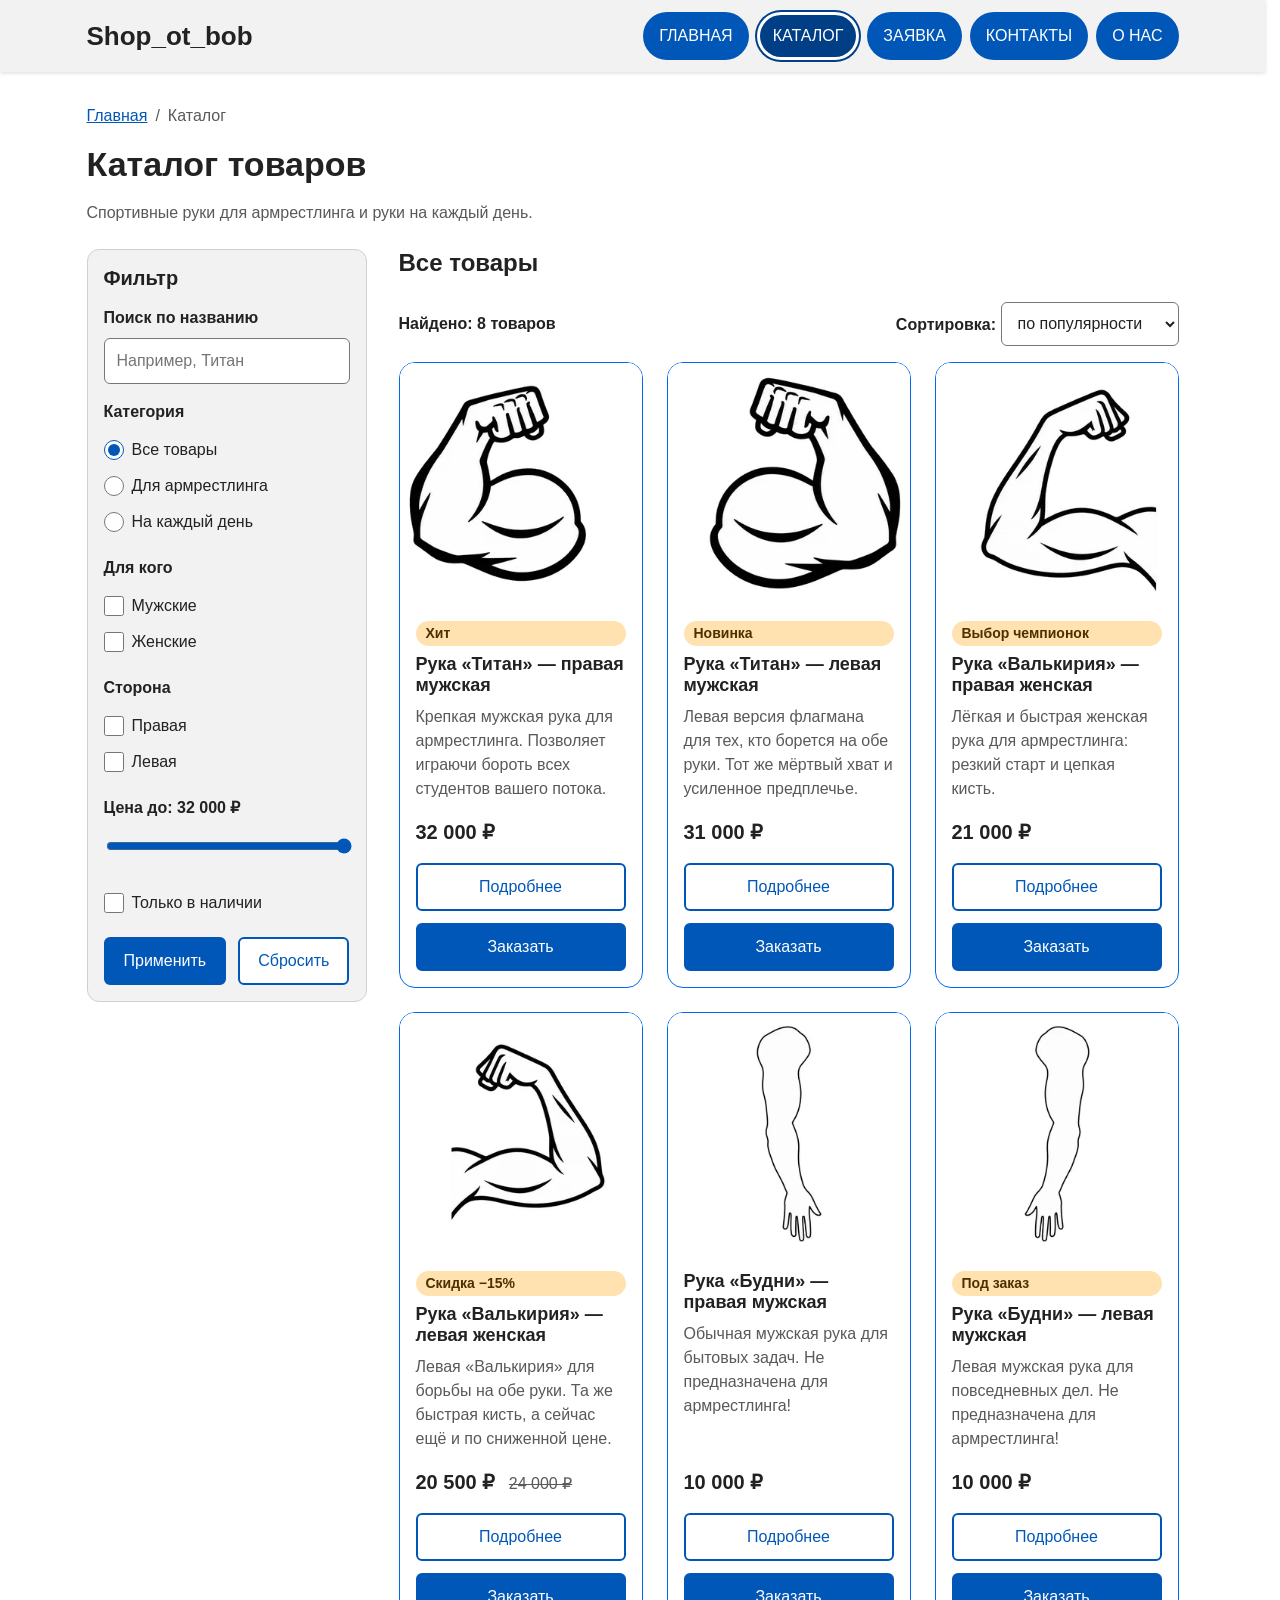
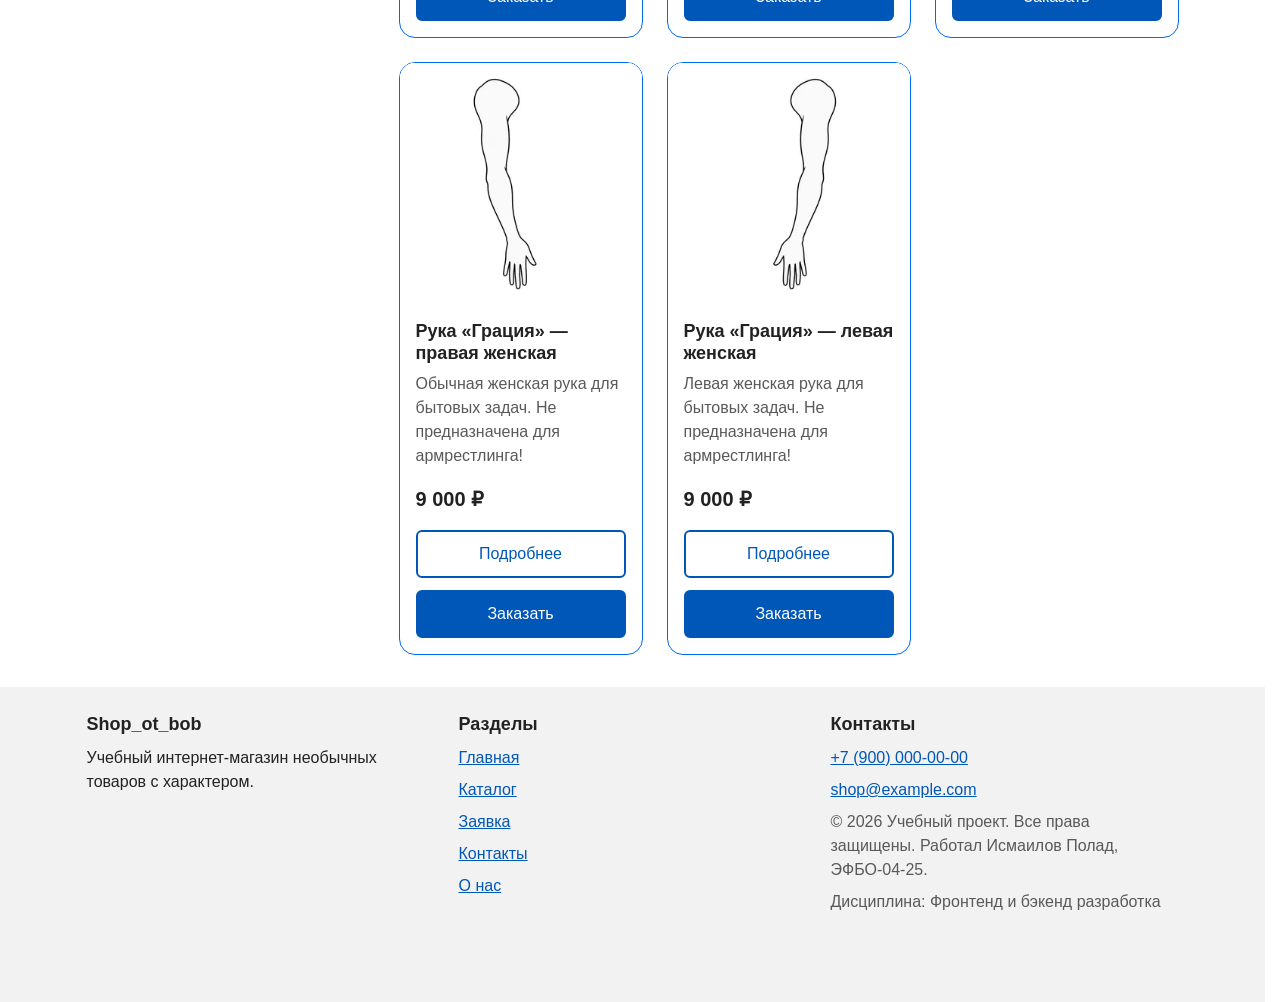
<file: catalog.html>
<!DOCTYPE html>
<html lang="ru">
<head>
  <meta charset="UTF-8">
  <meta name="viewport" content="width=device-width, initial-scale=1.0">
  <title>Каталог товаров — Shop_ot_bob</title>
  <meta name="description" content="Каталог Shop_ot_bob: спортивные и бытовые руки, фильтр по категории, цене и наличию.">
  <link rel="icon" type="image/png" href="images/favicon.png">
  <link rel="stylesheet" href="css/style.css">
  <link rel="stylesheet" href="css/responsive.css">
  <script src="js/main.js" defer></script>
</head>
<body>
<a class="skip-link" href="#main">Перейти к основному содержимому</a>

<header class="page-header">
  <div class="site-header">
    <a class="site-logo" href="index.html">Shop_ot_bob</a>

    <button class="nav-toggle" type="button" aria-expanded="false" aria-controls="site-nav" hidden>
      <span class="nav-toggle__icon" aria-hidden="true"></span>
      Меню
    </button>

    <nav class="site-nav" id="site-nav" aria-label="Основная навигация">
      <ul class="site-nav__list">
        <li class="site-nav__item"><a class="site-nav__link" href="index.html">Главная</a></li>
        <li class="site-nav__item"><a class="site-nav__link site-nav__link--active" href="catalog.html" aria-current="page">Каталог</a></li>
        <li class="site-nav__item"><a class="site-nav__link" href="order.html">Заявка</a></li>
        <li class="site-nav__item"><a class="site-nav__link" href="contacts.html">Контакты</a></li>
        <li class="site-nav__item"><a class="site-nav__link" href="onas.html">О нас</a></li>
      </ul>
    </nav>
  </div>
</header>

<main class="main" id="main" tabindex="-1">
  <nav class="breadcrumbs" aria-label="Хлебные крошки">
    <ol class="breadcrumbs__list">
      <li><a href="index.html">Главная</a></li>
      <li aria-current="page">Каталог</li>
    </ol>
  </nav>

  <h1 class="page-title">Каталог товаров</h1>
  <p class="page-lead">Спортивные руки для армрестлинга и руки на каждый день.</p>

  <div class="catalog-layout">
    <div>
    <button class="button button--ghost filters-toggle" type="button" aria-expanded="false" aria-controls="catalog-filters" hidden>
      Фильтр и поиск
    </button>

    <form class="catalog-filters" id="catalog-filters" action="catalog.html" method="get" aria-labelledby="filters-title">
      <h2 class="catalog-filters__title" id="filters-title">Фильтр</h2>

      <div class="catalog-filters__groups">
        <div class="filter-group">
          <label class="filter-group__label" for="filter-search">Поиск по названию</label>
          <input class="order-form__input" id="filter-search" name="search" type="search" placeholder="Например, Титан">
        </div>

        <fieldset class="filter-group">
          <legend>Категория</legend>
          <label class="filter-option"><input type="radio" name="category" value="all" checked> Все товары</label>
          <label class="filter-option"><input type="radio" name="category" value="sport"> Для армрестлинга</label>
          <label class="filter-option"><input type="radio" name="category" value="daily"> На каждый день</label>
        </fieldset>

        <fieldset class="filter-group">
          <legend>Для кого</legend>
          <label class="filter-option"><input type="checkbox" name="gender" value="m"> Мужские</label>
          <label class="filter-option"><input type="checkbox" name="gender" value="f"> Женские</label>
        </fieldset>

        <fieldset class="filter-group">
          <legend>Сторона</legend>
          <label class="filter-option"><input type="checkbox" name="side" value="right"> Правая</label>
          <label class="filter-option"><input type="checkbox" name="side" value="left"> Левая</label>
        </fieldset>

        <div class="filter-group">
          <label class="filter-group__label" for="filter-price">Цена до: <output id="filter-price-output" for="filter-price">32&nbsp;000&nbsp;₽</output></label>
          <input class="filter-range" id="filter-price" name="price" type="range" min="9000" max="32000" step="500" value="32000">
        </div>

        <div class="filter-group">
          <label class="filter-option"><input type="checkbox" name="stock" value="1"> Только в наличии</label>
        </div>
      </div>

      <div class="form-actions">
        <button class="button" type="submit">Применить</button>
        <button class="button button--ghost" type="reset">Сбросить</button>
      </div>
    </form>
    </div>

    <section class="catalog-products" aria-labelledby="products-title">
      <h2 class="section__title" id="products-title">Все товары</h2>

      <div class="catalog-toolbar">
        <p class="catalog-count" id="catalog-count" role="status">Найдено: 8 товаров</p>

        <div>
          <label class="order-form__label" for="catalog-sort">Сортировка:</label>
          <select class="order-form__select" id="catalog-sort" name="sort">
            <option value="default">по популярности</option>
            <option value="price-asc">сначала дешевле</option>
            <option value="price-desc">сначала дороже</option>
            <option value="name">по названию</option>
          </select>
        </div>
      </div>

      <div class="catalog-empty" id="catalog-empty" hidden>
        <p>По выбранным условиям ничего не найдено.</p>
        <button class="button" type="button">Сбросить фильтры</button>
      </div>

      <div class="products-grid" id="catalog-grid">
        <article class="product-card" data-id="1" data-name="Рука «Титан» — правая мужская" data-category="sport" data-gender="m" data-side="right" data-price="32000" data-stock="true">
          <picture>
            <source
              type="image/webp"
              srcset="images/pravaya_ruka-320.webp 320w,
                      images/pravaya_ruka-480.webp 480w,
                      images/pravaya_ruka-640.webp 640w"
              sizes="(max-width: 639px) 100vw, (max-width: 1023px) 50vw, 280px"
            >
            <img
              class="product-card__image"
              src="images/pravaya_ruka-480.jpg"
              srcset="images/pravaya_ruka-320.jpg 320w,
                      images/pravaya_ruka-480.jpg 480w,
                      images/pravaya_ruka-640.jpg 640w"
              sizes="(max-width: 639px) 100vw, (max-width: 1023px) 50vw, 280px"
              alt="Рисунок: согнутая в локте правая мужская рука с крупным бицепсом и сжатым кулаком"
              width="640"
              height="640"
              loading="lazy"
            >
          </picture>
          <div class="product-card__body">
            <p class="product-card__badge">Хит</p>
            <h3 class="product-card__title"><a href="product.html?id=1">Рука «Титан» — правая мужская</a></h3>
            <p class="product-card__description">Крепкая мужская рука для армрестлинга. Позволяет играючи бороть всех студентов вашего потока.</p>
            <p class="product-card__price">32&nbsp;000&nbsp;₽</p>
            <div class="product-card__actions">
              <a class="button button--ghost" href="product.html?id=1" aria-label="Подробнее: Рука «Титан» — правая мужская">Подробнее</a>
              <button class="button product-card__button" type="button" data-product="Рука «Титан» — правая мужская" aria-label="Заказать: Рука «Титан» — правая мужская">Заказать</button>
            </div>
          </div>
        </article>

        <article class="product-card" data-id="2" data-name="Рука «Титан» — левая мужская" data-category="sport" data-gender="m" data-side="left" data-price="31000" data-stock="true">
          <picture>
            <source
              type="image/webp"
              srcset="images/levaya_ruka-320.webp 320w,
                      images/levaya_ruka-480.webp 480w,
                      images/levaya_ruka-640.webp 640w"
              sizes="(max-width: 639px) 100vw, (max-width: 1023px) 50vw, 280px"
            >
            <img
              class="product-card__image"
              src="images/levaya_ruka-480.jpg"
              srcset="images/levaya_ruka-320.jpg 320w,
                      images/levaya_ruka-480.jpg 480w,
                      images/levaya_ruka-640.jpg 640w"
              sizes="(max-width: 639px) 100vw, (max-width: 1023px) 50vw, 280px"
              alt="Рисунок: согнутая в локте левая мужская рука с крупным бицепсом и сжатым кулаком"
              width="640"
              height="640"
              loading="lazy"
            >
          </picture>
          <div class="product-card__body">
            <p class="product-card__badge">Новинка</p>
            <h3 class="product-card__title"><a href="product.html?id=2">Рука «Титан» — левая мужская</a></h3>
            <p class="product-card__description">Левая версия флагмана для тех, кто борется на обе руки. Тот же мёртвый хват и усиленное предплечье.</p>
            <p class="product-card__price">31&nbsp;000&nbsp;₽</p>
            <div class="product-card__actions">
              <a class="button button--ghost" href="product.html?id=2" aria-label="Подробнее: Рука «Титан» — левая мужская">Подробнее</a>
              <button class="button product-card__button" type="button" data-product="Рука «Титан» — левая мужская" aria-label="Заказать: Рука «Титан» — левая мужская">Заказать</button>
            </div>
          </div>
        </article>

        <article class="product-card" data-id="3" data-name="Рука «Валькирия» — правая женская" data-category="sport" data-gender="f" data-side="right" data-price="21000" data-stock="true">
          <picture>
            <source
              type="image/webp"
              srcset="images/prav_zhenskaya_ruka-320.webp 320w,
                      images/prav_zhenskaya_ruka-480.webp 480w,
                      images/prav_zhenskaya_ruka-640.webp 640w"
              sizes="(max-width: 639px) 100vw, (max-width: 1023px) 50vw, 280px"
            >
            <img
              class="product-card__image"
              src="images/prav_zhenskaya_ruka-480.jpg"
              srcset="images/prav_zhenskaya_ruka-320.jpg 320w,
                      images/prav_zhenskaya_ruka-480.jpg 480w,
                      images/prav_zhenskaya_ruka-640.jpg 640w"
              sizes="(max-width: 639px) 100vw, (max-width: 1023px) 50vw, 280px"
              alt="Рисунок: согнутая в локте правая женская рука с рельефным бицепсом"
              width="640"
              height="640"
              loading="lazy"
            >
          </picture>
          <div class="product-card__body">
            <p class="product-card__badge">Выбор чемпионок</p>
            <h3 class="product-card__title"><a href="product.html?id=3">Рука «Валькирия» — правая женская</a></h3>
            <p class="product-card__description">Лёгкая и быстрая женская рука для армрестлинга: резкий старт и цепкая кисть.</p>
            <p class="product-card__price">21&nbsp;000&nbsp;₽</p>
            <div class="product-card__actions">
              <a class="button button--ghost" href="product.html?id=3" aria-label="Подробнее: Рука «Валькирия» — правая женская">Подробнее</a>
              <button class="button product-card__button" type="button" data-product="Рука «Валькирия» — правая женская" aria-label="Заказать: Рука «Валькирия» — правая женская">Заказать</button>
            </div>
          </div>
        </article>

        <article class="product-card" data-id="4" data-name="Рука «Валькирия» — левая женская" data-category="sport" data-gender="f" data-side="left" data-price="20500" data-stock="true">
          <picture>
            <source
              type="image/webp"
              srcset="images/lev_zhenskaya_ruka-320.webp 320w,
                      images/lev_zhenskaya_ruka-480.webp 480w,
                      images/lev_zhenskaya_ruka-640.webp 640w"
              sizes="(max-width: 639px) 100vw, (max-width: 1023px) 50vw, 280px"
            >
            <img
              class="product-card__image"
              src="images/lev_zhenskaya_ruka-480.jpg"
              srcset="images/lev_zhenskaya_ruka-320.jpg 320w,
                      images/lev_zhenskaya_ruka-480.jpg 480w,
                      images/lev_zhenskaya_ruka-640.jpg 640w"
              sizes="(max-width: 639px) 100vw, (max-width: 1023px) 50vw, 280px"
              alt="Рисунок: согнутая в локте левая женская рука с рельефным бицепсом"
              width="640"
              height="640"
              loading="lazy"
            >
          </picture>
          <div class="product-card__body">
            <p class="product-card__badge">Скидка −15%</p>
            <h3 class="product-card__title"><a href="product.html?id=4">Рука «Валькирия» — левая женская</a></h3>
            <p class="product-card__description">Левая «Валькирия» для борьбы на обе руки. Та же быстрая кисть, а сейчас ещё и по сниженной цене.</p>
            <p class="product-card__price">20&nbsp;500&nbsp;₽ <span class="visually-hidden">Старая цена:</span> <del>24&nbsp;000&nbsp;₽</del></p>
            <div class="product-card__actions">
              <a class="button button--ghost" href="product.html?id=4" aria-label="Подробнее: Рука «Валькирия» — левая женская">Подробнее</a>
              <button class="button product-card__button" type="button" data-product="Рука «Валькирия» — левая женская" aria-label="Заказать: Рука «Валькирия» — левая женская">Заказать</button>
            </div>
          </div>
        </article>

        <article class="product-card" data-id="5" data-name="Рука «Будни» — правая мужская" data-category="daily" data-gender="m" data-side="right" data-price="10000" data-stock="true">
          <picture>
            <source
              type="image/webp"
              srcset="images/prav_ruka_kontur-320.webp 320w,
                      images/prav_ruka_kontur-480.webp 480w,
                      images/prav_ruka_kontur-640.webp 640w"
              sizes="(max-width: 639px) 100vw, (max-width: 1023px) 50vw, 280px"
            >
            <img
              class="product-card__image"
              src="images/prav_ruka_kontur-480.jpg"
              srcset="images/prav_ruka_kontur-320.jpg 320w,
                      images/prav_ruka_kontur-480.jpg 480w,
                      images/prav_ruka_kontur-640.jpg 640w"
              sizes="(max-width: 639px) 100vw, (max-width: 1023px) 50vw, 280px"
              alt="Контурный рисунок: опущенная вниз правая мужская рука обычного телосложения"
              width="640"
              height="640"
              loading="lazy"
            >
          </picture>
          <div class="product-card__body">
            <h3 class="product-card__title"><a href="product.html?id=5">Рука «Будни» — правая мужская</a></h3>
            <p class="product-card__description">Обычная мужская рука для бытовых задач. Не предназначена для армрестлинга!</p>
            <p class="product-card__price">10&nbsp;000&nbsp;₽</p>
            <div class="product-card__actions">
              <a class="button button--ghost" href="product.html?id=5" aria-label="Подробнее: Рука «Будни» — правая мужская">Подробнее</a>
              <button class="button product-card__button" type="button" data-product="Рука «Будни» — правая мужская" aria-label="Заказать: Рука «Будни» — правая мужская">Заказать</button>
            </div>
          </div>
        </article>

        <article class="product-card" data-id="6" data-name="Рука «Будни» — левая мужская" data-category="daily" data-gender="m" data-side="left" data-price="10000" data-stock="false">
          <picture>
            <source
              type="image/webp"
              srcset="images/lev_ruka_kontur-320.webp 320w,
                      images/lev_ruka_kontur-480.webp 480w,
                      images/lev_ruka_kontur-640.webp 640w"
              sizes="(max-width: 639px) 100vw, (max-width: 1023px) 50vw, 280px"
            >
            <img
              class="product-card__image"
              src="images/lev_ruka_kontur-480.jpg"
              srcset="images/lev_ruka_kontur-320.jpg 320w,
                      images/lev_ruka_kontur-480.jpg 480w,
                      images/lev_ruka_kontur-640.jpg 640w"
              sizes="(max-width: 639px) 100vw, (max-width: 1023px) 50vw, 280px"
              alt="Контурный рисунок: опущенная вниз левая мужская рука обычного телосложения"
              width="640"
              height="640"
              loading="lazy"
            >
          </picture>
          <div class="product-card__body">
            <p class="product-card__badge">Под заказ</p>
            <h3 class="product-card__title"><a href="product.html?id=6">Рука «Будни» — левая мужская</a></h3>
            <p class="product-card__description">Левая мужская рука для повседневных дел. Не предназначена для армрестлинга!</p>
            <p class="product-card__price">10&nbsp;000&nbsp;₽</p>
            <div class="product-card__actions">
              <a class="button button--ghost" href="product.html?id=6" aria-label="Подробнее: Рука «Будни» — левая мужская">Подробнее</a>
              <button class="button product-card__button" type="button" data-product="Рука «Будни» — левая мужская" aria-label="Заказать: Рука «Будни» — левая мужская">Заказать</button>
            </div>
          </div>
        </article>

        <article class="product-card" data-id="7" data-name="Рука «Грация» — правая женская" data-category="daily" data-gender="f" data-side="right" data-price="9000" data-stock="true">
          <picture>
            <source
              type="image/webp"
              srcset="images/prav_tonkaya_zhenskaya_ruka-320.webp 320w,
                      images/prav_tonkaya_zhenskaya_ruka-480.webp 480w,
                      images/prav_tonkaya_zhenskaya_ruka-640.webp 640w"
              sizes="(max-width: 639px) 100vw, (max-width: 1023px) 50vw, 280px"
            >
            <img
              class="product-card__image"
              src="images/prav_tonkaya_zhenskaya_ruka-480.jpg"
              srcset="images/prav_tonkaya_zhenskaya_ruka-320.jpg 320w,
                      images/prav_tonkaya_zhenskaya_ruka-480.jpg 480w,
                      images/prav_tonkaya_zhenskaya_ruka-640.jpg 640w"
              sizes="(max-width: 639px) 100vw, (max-width: 1023px) 50vw, 280px"
              alt="Контурный рисунок: опущенная вниз тонкая правая женская рука"
              width="640"
              height="640"
              loading="lazy"
            >
          </picture>
          <div class="product-card__body">
            <h3 class="product-card__title"><a href="product.html?id=7">Рука «Грация» — правая женская</a></h3>
            <p class="product-card__description">Обычная женская рука для бытовых задач. Не предназначена для армрестлинга!</p>
            <p class="product-card__price">9&nbsp;000&nbsp;₽</p>
            <div class="product-card__actions">
              <a class="button button--ghost" href="product.html?id=7" aria-label="Подробнее: Рука «Грация» — правая женская">Подробнее</a>
              <button class="button product-card__button" type="button" data-product="Рука «Грация» — правая женская" aria-label="Заказать: Рука «Грация» — правая женская">Заказать</button>
            </div>
          </div>
        </article>

        <article class="product-card" data-id="8" data-name="Рука «Грация» — левая женская" data-category="daily" data-gender="f" data-side="left" data-price="9000" data-stock="true">
          <picture>
            <source
              type="image/webp"
              srcset="images/lev_tonkaya_zhenskaya_ruka-320.webp 320w,
                      images/lev_tonkaya_zhenskaya_ruka-480.webp 480w,
                      images/lev_tonkaya_zhenskaya_ruka-640.webp 640w"
              sizes="(max-width: 639px) 100vw, (max-width: 1023px) 50vw, 280px"
            >
            <img
              class="product-card__image"
              src="images/lev_tonkaya_zhenskaya_ruka-480.jpg"
              srcset="images/lev_tonkaya_zhenskaya_ruka-320.jpg 320w,
                      images/lev_tonkaya_zhenskaya_ruka-480.jpg 480w,
                      images/lev_tonkaya_zhenskaya_ruka-640.jpg 640w"
              sizes="(max-width: 639px) 100vw, (max-width: 1023px) 50vw, 280px"
              alt="Контурный рисунок: опущенная вниз тонкая левая женская рука"
              width="640"
              height="640"
              loading="lazy"
            >
          </picture>
          <div class="product-card__body">
            <h3 class="product-card__title"><a href="product.html?id=8">Рука «Грация» — левая женская</a></h3>
            <p class="product-card__description">Левая женская рука для бытовых задач. Не предназначена для армрестлинга!</p>
            <p class="product-card__price">9&nbsp;000&nbsp;₽</p>
            <div class="product-card__actions">
              <a class="button button--ghost" href="product.html?id=8" aria-label="Подробнее: Рука «Грация» — левая женская">Подробнее</a>
              <button class="button product-card__button" type="button" data-product="Рука «Грация» — левая женская" aria-label="Заказать: Рука «Грация» — левая женская">Заказать</button>
            </div>
          </div>
        </article>
      </div>
    </section>
  </div>

  <p class="success-message" id="quick-success" role="status"></p>
</main>

<footer class="site-footer">
  <div class="site-footer__inner">
    <div class="site-footer__col">
      <p class="site-footer__title">Shop_ot_bob</p>
      <p>Учебный интернет-магазин необычных товаров с характером.</p>
    </div>

    <nav class="site-footer__col" aria-label="Навигация в подвале">
      <p class="site-footer__title">Разделы</p>
      <ul class="site-footer__list">
          <li><a href="index.html">Главная</a></li>
          <li><a href="catalog.html">Каталог</a></li>
          <li><a href="order.html">Заявка</a></li>
          <li><a href="contacts.html">Контакты</a></li>
          <li><a href="onas.html">О нас</a></li>
      </ul>
    </nav>

    <div class="site-footer__col">
      <p class="site-footer__title">Контакты</p>
      <ul class="site-footer__list">
        <li><a href="tel:+79000000000">+7 (900) 000-00-00</a></li>
        <li><a href="mailto:shop@example.com">shop@example.com</a></li>
      </ul>
      <p class="site-footer__copy">&copy; 2026 Учебный проект. Все права защищены. Работал Исмаилов Полад, ЭФБО-04-25.</p>
      <p class="site-footer__copy">Дисциплина: Фронтенд и бэкенд разработка</p>
    </div>
  </div>
</footer>

<a class="back-to-top" href="#top" aria-label="Наверх, к началу страницы"><span aria-hidden="true">↑</span></a>

<dialog class="order-dialog" id="order-dialog" aria-labelledby="order-dialog-title">
  <div class="order-dialog__header">
    <h2 class="order-dialog__title" id="order-dialog-title" tabindex="-1" autofocus>Быстрая заявка</h2>
    <button class="modal__close" type="button" aria-label="Закрыть окно" data-close-dialog>
      <span aria-hidden="true">×</span>
    </button>
  </div>

  <p class="order-dialog__product">Товар: <strong id="selected-product-text"></strong></p>

  <form class="order-form order-form--single js-form" id="quick-form" action="#" method="post" data-success="quick-success" novalidate>
    <input id="selected-product" name="selected-product" type="hidden">

    <div class="order-form__group">
      <label class="order-form__label" for="quick-name">Имя <span class="order-form__required" aria-hidden="true">*</span></label>
      <input class="order-form__input" id="quick-name" name="name" type="text" minlength="2" autocomplete="given-name" placeholder="Введите ваше имя" required aria-describedby="quick-name-error">
      <p class="form-error" id="quick-name-error" hidden></p>
    </div>

    <div class="order-form__group">
      <label class="order-form__label" for="quick-email">E-mail <span class="order-form__required" aria-hidden="true">*</span></label>
      <input class="order-form__input" id="quick-email" name="email" type="email" autocomplete="email" placeholder="example@mail.ru" required aria-describedby="quick-email-error">
      <p class="form-error" id="quick-email-error" hidden></p>
    </div>

    <div class="order-form__group">
      <label class="order-form__label" for="quick-phone">Телефон <span class="order-form__required" aria-hidden="true">*</span></label>
      <input class="order-form__input" id="quick-phone" name="phone" type="tel" inputmode="tel" autocomplete="tel" placeholder="+7 (900) 000-00-00" pattern="^\+7 \(\d{3}\) \d{3}-\d{2}-\d{2}$" required data-error="Введите телефон в формате +7 (900) 000-00-00" aria-describedby="quick-phone-hint quick-phone-error">
      <p class="form-note" id="quick-phone-hint">Формат: +7 (900) 000-00-00</p>
      <p class="form-error" id="quick-phone-error" hidden></p>
    </div>

    <div class="order-form__group">
      <label class="order-form__label" for="quick-topic">Тема заявки <span class="order-form__required" aria-hidden="true">*</span></label>
      <select class="order-form__select" id="quick-topic" name="topic" required aria-describedby="quick-topic-error">
        <option value="">Выберите тему</option>
        <option value="product">Заказ товара</option>
        <option value="consultation">Консультация</option>
        <option value="delivery">Доставка</option>
      </select>
      <p class="form-error" id="quick-topic-error" hidden></p>
    </div>

    <div class="order-form__group">
      <label class="order-form__label" for="quick-comment">Комментарий</label>
      <textarea class="order-form__textarea" id="quick-comment" name="comment" rows="3" placeholder="Укажите дополнительную информацию" aria-describedby="quick-comment-error"></textarea>
      <p class="form-error" id="quick-comment-error" hidden></p>
    </div>

    <div class="order-form__group order-form__group--wide">
      <label class="order-form__check" for="quick-agreement">
        <input id="quick-agreement" name="agreement" type="checkbox" required aria-describedby="quick-agreement-error" data-error="Отметьте согласие на обработку данных">
        Я согласен на обработку данных
      </label>
      <p class="form-error" id="quick-agreement-error" hidden></p>
    </div>

    <div class="form-actions">
      <button class="button" type="submit">Отправить заявку</button>
      <button class="button button--ghost" type="button" data-close-dialog>Закрыть</button>
    </div>
  </form>
</dialog>
</body>
</html>
</file>
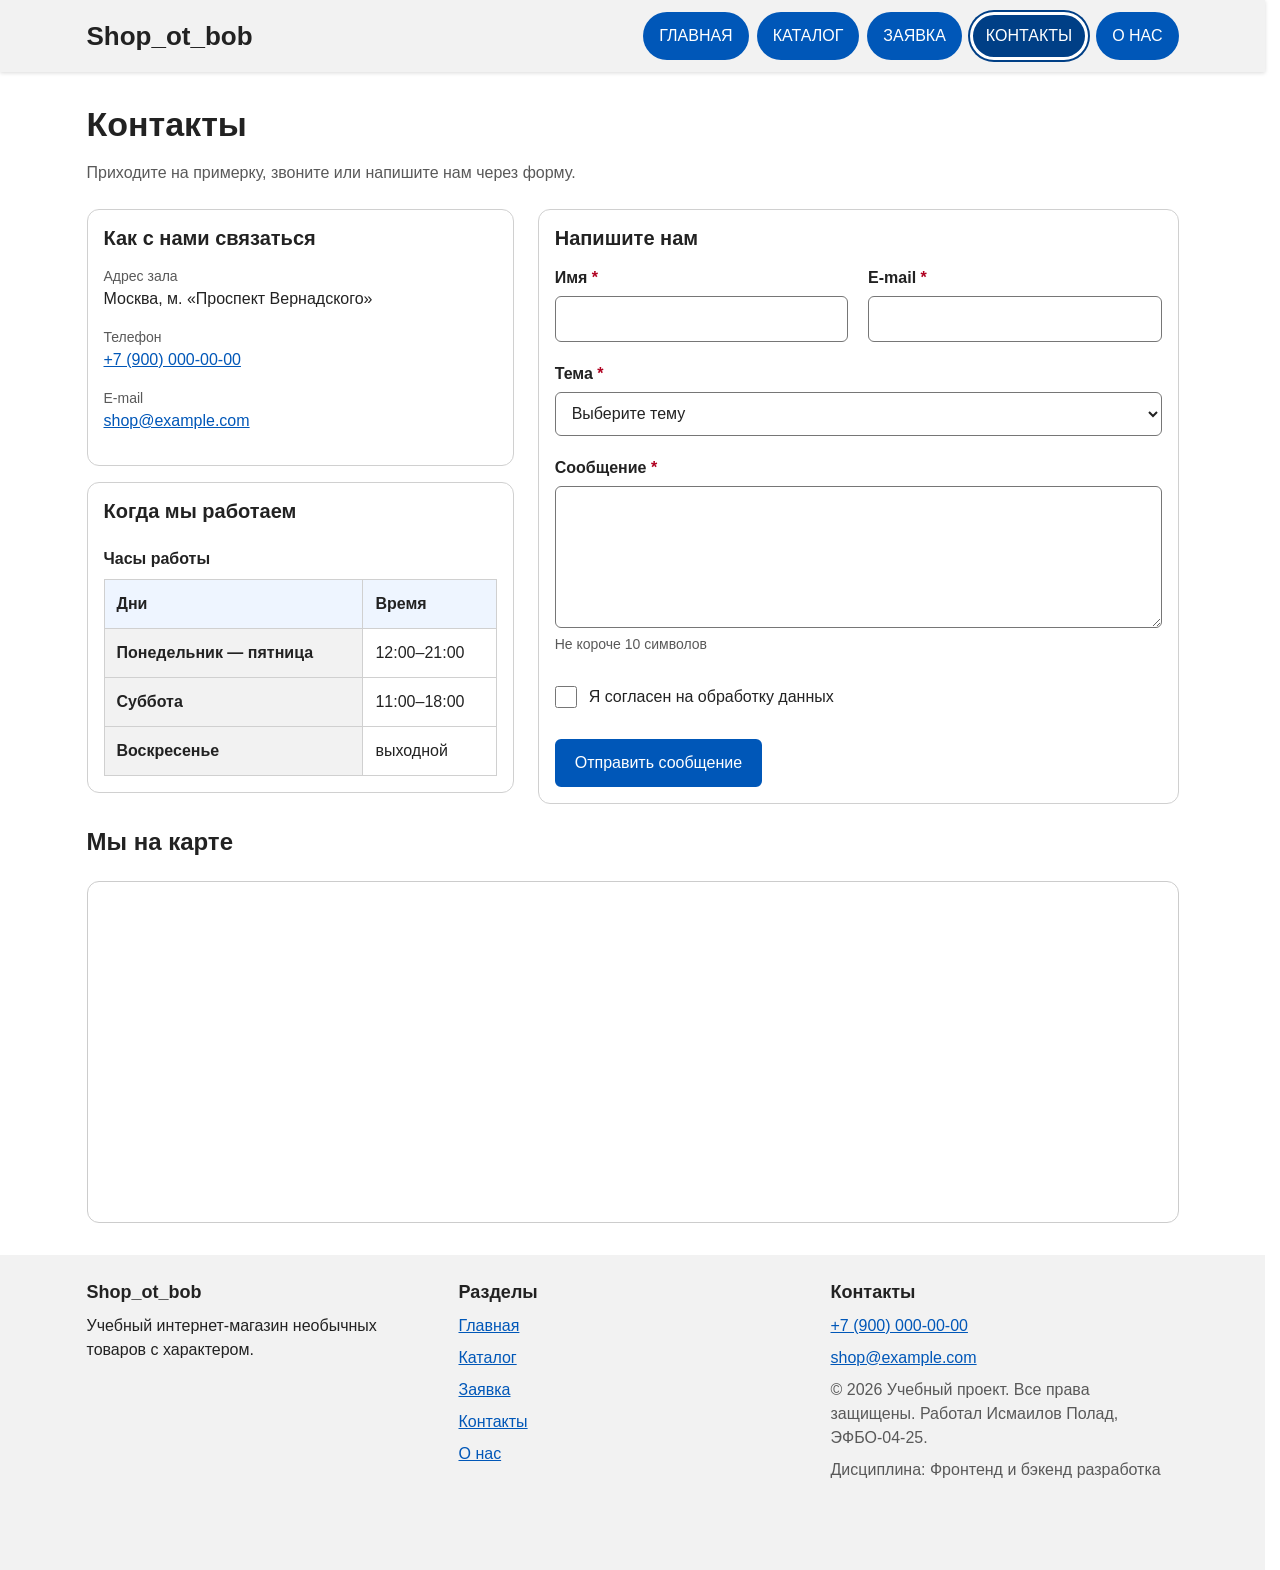
<file: contacts.html>
<!DOCTYPE html>
<html lang="ru">
<head>
  <meta charset="UTF-8">
  <meta name="viewport" content="width=device-width, initial-scale=1.0">
  <title>Контакты — Shop_ot_bob</title>
  <meta name="description" content="Контакты Shop_ot_bob: адрес, телефон, часы работы и форма обратной связи.">
  <link rel="icon" type="image/png" href="images/favicon.png">
  <link rel="stylesheet" href="css/style.css">
  <link rel="stylesheet" href="css/responsive.css">
  <script src="js/main.js" defer></script>
</head>
<body>
<a class="skip-link" href="#main">Перейти к основному содержимому</a>

<header class="page-header">
  <div class="site-header">
    <a class="site-logo" href="index.html">Shop_ot_bob</a>

    <button class="nav-toggle" type="button" aria-expanded="false" aria-controls="site-nav" hidden>
      <span class="nav-toggle__icon" aria-hidden="true"></span>
      Меню
    </button>

    <nav class="site-nav" id="site-nav" aria-label="Основная навигация">
      <ul class="site-nav__list">
        <li class="site-nav__item"><a class="site-nav__link" href="index.html">Главная</a></li>
        <li class="site-nav__item"><a class="site-nav__link" href="catalog.html">Каталог</a></li>
        <li class="site-nav__item"><a class="site-nav__link" href="order.html">Заявка</a></li>
        <li class="site-nav__item"><a class="site-nav__link site-nav__link--active" href="contacts.html" aria-current="page">Контакты</a></li>
        <li class="site-nav__item"><a class="site-nav__link" href="onas.html">О нас</a></li>
      </ul>
    </nav>
  </div>
</header>

<main class="main" id="main" tabindex="-1">
  <h1 class="page-title">Контакты</h1>
  <p class="page-lead">Приходите на примерку, звоните или напишите нам через форму.</p>

  <div class="contacts-grid">
    <div class="contacts-grid__info">
      <section class="contact-card" aria-labelledby="contact-info-title">
        <h2 id="contact-info-title">Как с нами связаться</h2>
        <address>
          <dl class="contact-list">
            <dt>Адрес зала</dt>
            <dd>Москва, м. «Проспект Вернадского»</dd>
            <dt>Телефон</dt>
            <dd><a href="tel:+79000000000">+7 (900) 000-00-00</a></dd>
            <dt>E-mail</dt>
            <dd><a href="mailto:shop@example.com">shop@example.com</a></dd>
          </dl>
        </address>
      </section>

      <section class="contact-card" aria-labelledby="hours-title">
        <h2 id="hours-title">Когда мы работаем</h2>
        <div class="table-wrapper">
          <table class="product-table product-table--compact">
              <caption>Часы работы</caption>
            <thead>
              <tr>
                <th scope="col">Дни</th>
                <th scope="col">Время</th>
              </tr>
            </thead>
            <tbody>
              <tr>
                <th scope="row">Понедельник — пятница</th>
                <td>12:00–21:00</td>
              </tr>
              <tr>
                <th scope="row">Суббота</th>
                <td>11:00–18:00</td>
              </tr>
              <tr>
                <th scope="row">Воскресенье</th>
                <td>выходной</td>
              </tr>
            </tbody>
          </table>
        </div>
      </section>
    </div>

    <section class="contact-card" aria-labelledby="feedback-title">
      <h2 id="feedback-title">Напишите нам</h2>

      <form class="order-form js-form" id="contact-form" action="#" method="post" data-success="contact-success" novalidate>
          <div class="order-form__group">
            <label class="order-form__label" for="contact-name">Имя <span class="order-form__required" aria-hidden="true">*</span></label>
            <input class="order-form__input" id="contact-name" name="name" type="text" minlength="2" autocomplete="given-name" required aria-describedby="contact-name-error">
            <p class="form-error" id="contact-name-error" hidden></p>
          </div>

          <div class="order-form__group">
            <label class="order-form__label" for="contact-email">E-mail <span class="order-form__required" aria-hidden="true">*</span></label>
            <input class="order-form__input" id="contact-email" name="email" type="email" autocomplete="email" required aria-describedby="contact-email-error">
            <p class="form-error" id="contact-email-error" hidden></p>
          </div>

          <div class="order-form__group order-form__group--wide">
            <label class="order-form__label" for="contact-topic">Тема <span class="order-form__required" aria-hidden="true">*</span></label>
            <select class="order-form__select" id="contact-topic" name="topic" required aria-describedby="contact-topic-error">
              <option value="">Выберите тему</option>
              <option value="fitting">Запись на примерку</option>
              <option value="consultation">Консультация по подбору</option>
              <option value="warranty">Гарантия и возврат</option>
              <option value="other">Другое</option>
            </select>
            <p class="form-error" id="contact-topic-error" hidden></p>
          </div>

          <div class="order-form__group order-form__group--wide">
            <label class="order-form__label" for="contact-message">Сообщение <span class="order-form__required" aria-hidden="true">*</span></label>
            <textarea class="order-form__textarea" id="contact-message" name="message" rows="5" minlength="10" required aria-describedby="contact-message-hint contact-message-error"></textarea>
            <p class="form-note" id="contact-message-hint">Не короче 10 символов</p>
            <p class="form-error" id="contact-message-error" hidden></p>
          </div>

          <div class="order-form__group order-form__group--wide">
            <label class="order-form__check" for="contact-agreement">
              <input id="contact-agreement" name="agreement" type="checkbox" required aria-describedby="contact-agreement-error" data-error="Отметьте согласие на обработку данных">
              Я согласен на обработку данных
            </label>
            <p class="form-error" id="contact-agreement-error" hidden></p>
          </div>

          <div class="form-actions">
            <button class="button" type="submit">Отправить сообщение</button>
          </div>
      </form>

      <p class="success-message" id="contact-success" role="status"></p>
    </section>

    <section class="contacts-grid__map" aria-labelledby="map-title">
      <h2 class="section__title" id="map-title">Мы на карте</h2>
      <div class="map-container">
        <iframe src="https://yandex.ru/map-widget/v1/?um=constructor%3A89a524108dad21f16cf2f4a0d76adc41d935ef46cfc1c6afd9af5f4293ef12c2&amp;source=constructor" title="Яндекс Карта: как добраться до магазина Shop_ot_bob" loading="lazy"></iframe>
      </div>
    </section>
  </div>
</main>

<footer class="site-footer">
  <div class="site-footer__inner">
    <div class="site-footer__col">
      <p class="site-footer__title">Shop_ot_bob</p>
      <p>Учебный интернет-магазин необычных товаров с характером.</p>
    </div>

    <nav class="site-footer__col" aria-label="Навигация в подвале">
      <p class="site-footer__title">Разделы</p>
      <ul class="site-footer__list">
          <li><a href="index.html">Главная</a></li>
          <li><a href="catalog.html">Каталог</a></li>
          <li><a href="order.html">Заявка</a></li>
          <li><a href="contacts.html">Контакты</a></li>
          <li><a href="onas.html">О нас</a></li>
      </ul>
    </nav>

    <div class="site-footer__col">
      <p class="site-footer__title">Контакты</p>
      <ul class="site-footer__list">
        <li><a href="tel:+79000000000">+7 (900) 000-00-00</a></li>
        <li><a href="mailto:shop@example.com">shop@example.com</a></li>
      </ul>
      <p class="site-footer__copy">&copy; 2026 Учебный проект. Все права защищены. Работал Исмаилов Полад, ЭФБО-04-25.</p>
      <p class="site-footer__copy">Дисциплина: Фронтенд и бэкенд разработка</p>
    </div>
  </div>
</footer>

<a class="back-to-top" href="#top" aria-label="Наверх, к началу страницы"><span aria-hidden="true">↑</span></a>
</body>
</html>
</file>
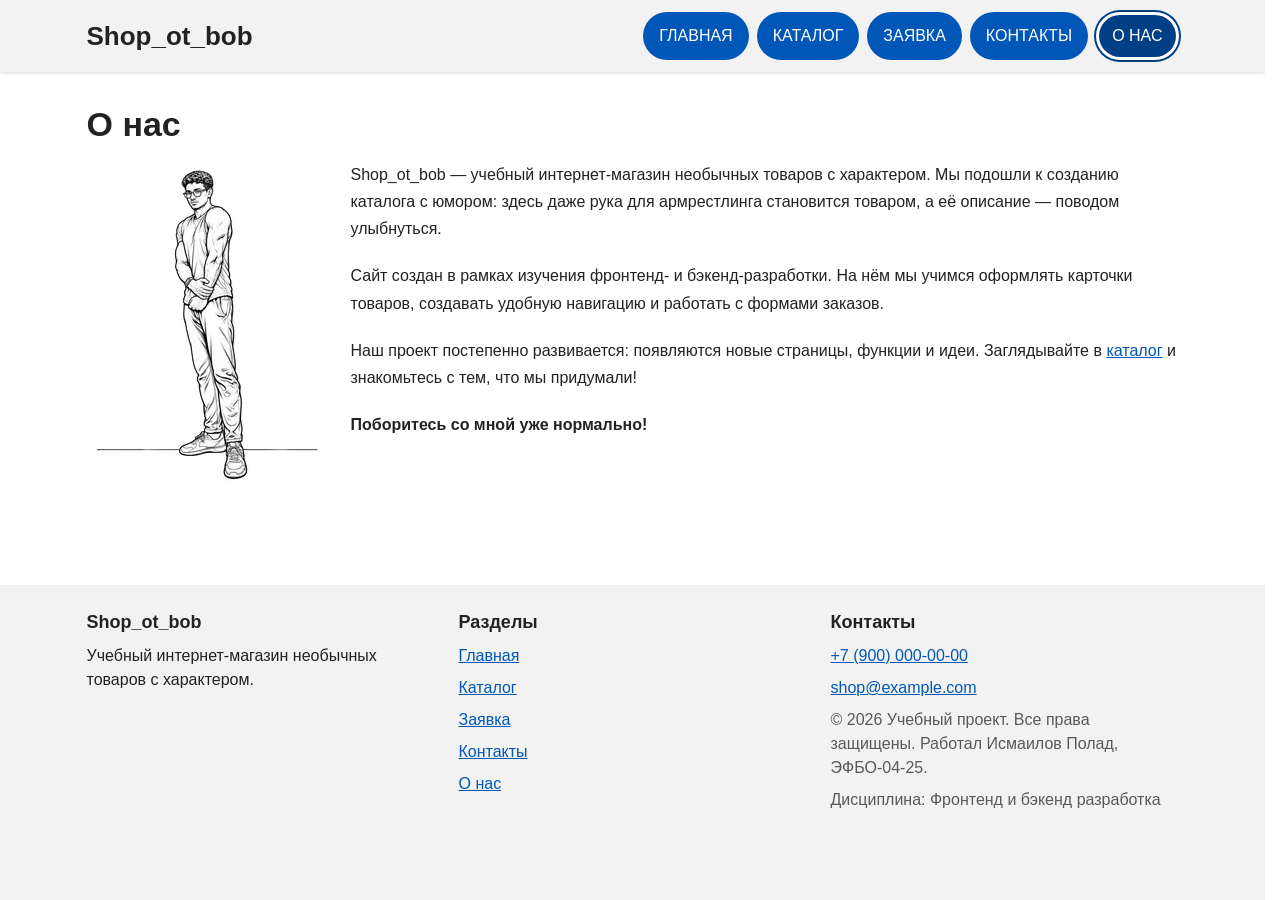
<file: onas.html>
<!DOCTYPE html>
<html lang="ru">
<head>
  <meta charset="UTF-8">
  <meta name="viewport" content="width=device-width, initial-scale=1.0">
  <title>О нас — Shop_ot_bob</title>
  <meta name="description" content="О проекте Shop_ot_bob — учебном интернет-магазине необычных товаров.">
  <link rel="icon" type="image/png" href="images/favicon.png">
  <link rel="stylesheet" href="css/style.css">
  <link rel="stylesheet" href="css/responsive.css">
  <script src="js/main.js" defer></script>
</head>
<body>
<a class="skip-link" href="#main">Перейти к основному содержимому</a>

<header class="page-header">
  <div class="site-header">
    <a class="site-logo" href="index.html">Shop_ot_bob</a>

    <button class="nav-toggle" type="button" aria-expanded="false" aria-controls="site-nav" hidden>
      <span class="nav-toggle__icon" aria-hidden="true"></span>
      Меню
    </button>

    <nav class="site-nav" id="site-nav" aria-label="Основная навигация">
      <ul class="site-nav__list">
        <li class="site-nav__item"><a class="site-nav__link" href="index.html">Главная</a></li>
        <li class="site-nav__item"><a class="site-nav__link" href="catalog.html">Каталог</a></li>
        <li class="site-nav__item"><a class="site-nav__link" href="order.html">Заявка</a></li>
        <li class="site-nav__item"><a class="site-nav__link" href="contacts.html">Контакты</a></li>
        <li class="site-nav__item"><a class="site-nav__link site-nav__link--active" href="onas.html" aria-current="page">О нас</a></li>
      </ul>
    </nav>
  </div>
</header>

<main class="main" id="main" tabindex="-1">
  <h1 class="page-title">О нас</h1>

  <div class="about">
    <picture>
      <source type="image/webp" srcset="images/founder-240.webp 1x, images/founder-480.webp 2x">
      <img
        class="about__image"
        src="images/founder-240.jpg"
        srcset="images/founder-240.jpg 1x, images/founder-480.jpg 2x"
        alt="Рисунок: основатель магазина — кудрявый парень в очках, футболке и спортивных штанах"
        width="240"
        height="328"
        loading="lazy"
      >
    </picture>

    <div>
      <p>
        Shop_ot_bob — учебный интернет-магазин необычных товаров с характером. Мы подошли к созданию каталога с юмором:
        здесь даже рука для армрестлинга становится товаром, а её описание — поводом улыбнуться.
      </p>
      <p>
        Сайт создан в рамках изучения фронтенд- и бэкенд-разработки. На нём мы учимся оформлять карточки товаров,
        создавать удобную навигацию и работать с формами заказов.
      </p>
      <p>
        Наш проект постепенно развивается: появляются новые страницы, функции и идеи.
        Заглядывайте в <a href="catalog.html">каталог</a> и знакомьтесь с тем, что мы придумали!
      </p>
      <p><strong>Поборитесь со мной уже нормально!</strong></p>
    </div>
  </div>
</main>

<footer class="site-footer">
  <div class="site-footer__inner">
    <div class="site-footer__col">
      <p class="site-footer__title">Shop_ot_bob</p>
      <p>Учебный интернет-магазин необычных товаров с характером.</p>
    </div>

    <nav class="site-footer__col" aria-label="Навигация в подвале">
      <p class="site-footer__title">Разделы</p>
      <ul class="site-footer__list">
          <li><a href="index.html">Главная</a></li>
          <li><a href="catalog.html">Каталог</a></li>
          <li><a href="order.html">Заявка</a></li>
          <li><a href="contacts.html">Контакты</a></li>
          <li><a href="onas.html">О нас</a></li>
      </ul>
    </nav>

    <div class="site-footer__col">
      <p class="site-footer__title">Контакты</p>
      <ul class="site-footer__list">
        <li><a href="tel:+79000000000">+7 (900) 000-00-00</a></li>
        <li><a href="mailto:shop@example.com">shop@example.com</a></li>
      </ul>
      <p class="site-footer__copy">&copy; 2026 Учебный проект. Все права защищены. Работал Исмаилов Полад, ЭФБО-04-25.</p>
      <p class="site-footer__copy">Дисциплина: Фронтенд и бэкенд разработка</p>
    </div>
  </div>
</footer>

<a class="back-to-top" href="#top" aria-label="Наверх, к началу страницы"><span aria-hidden="true">↑</span></a>
</body>
</html>
</file>
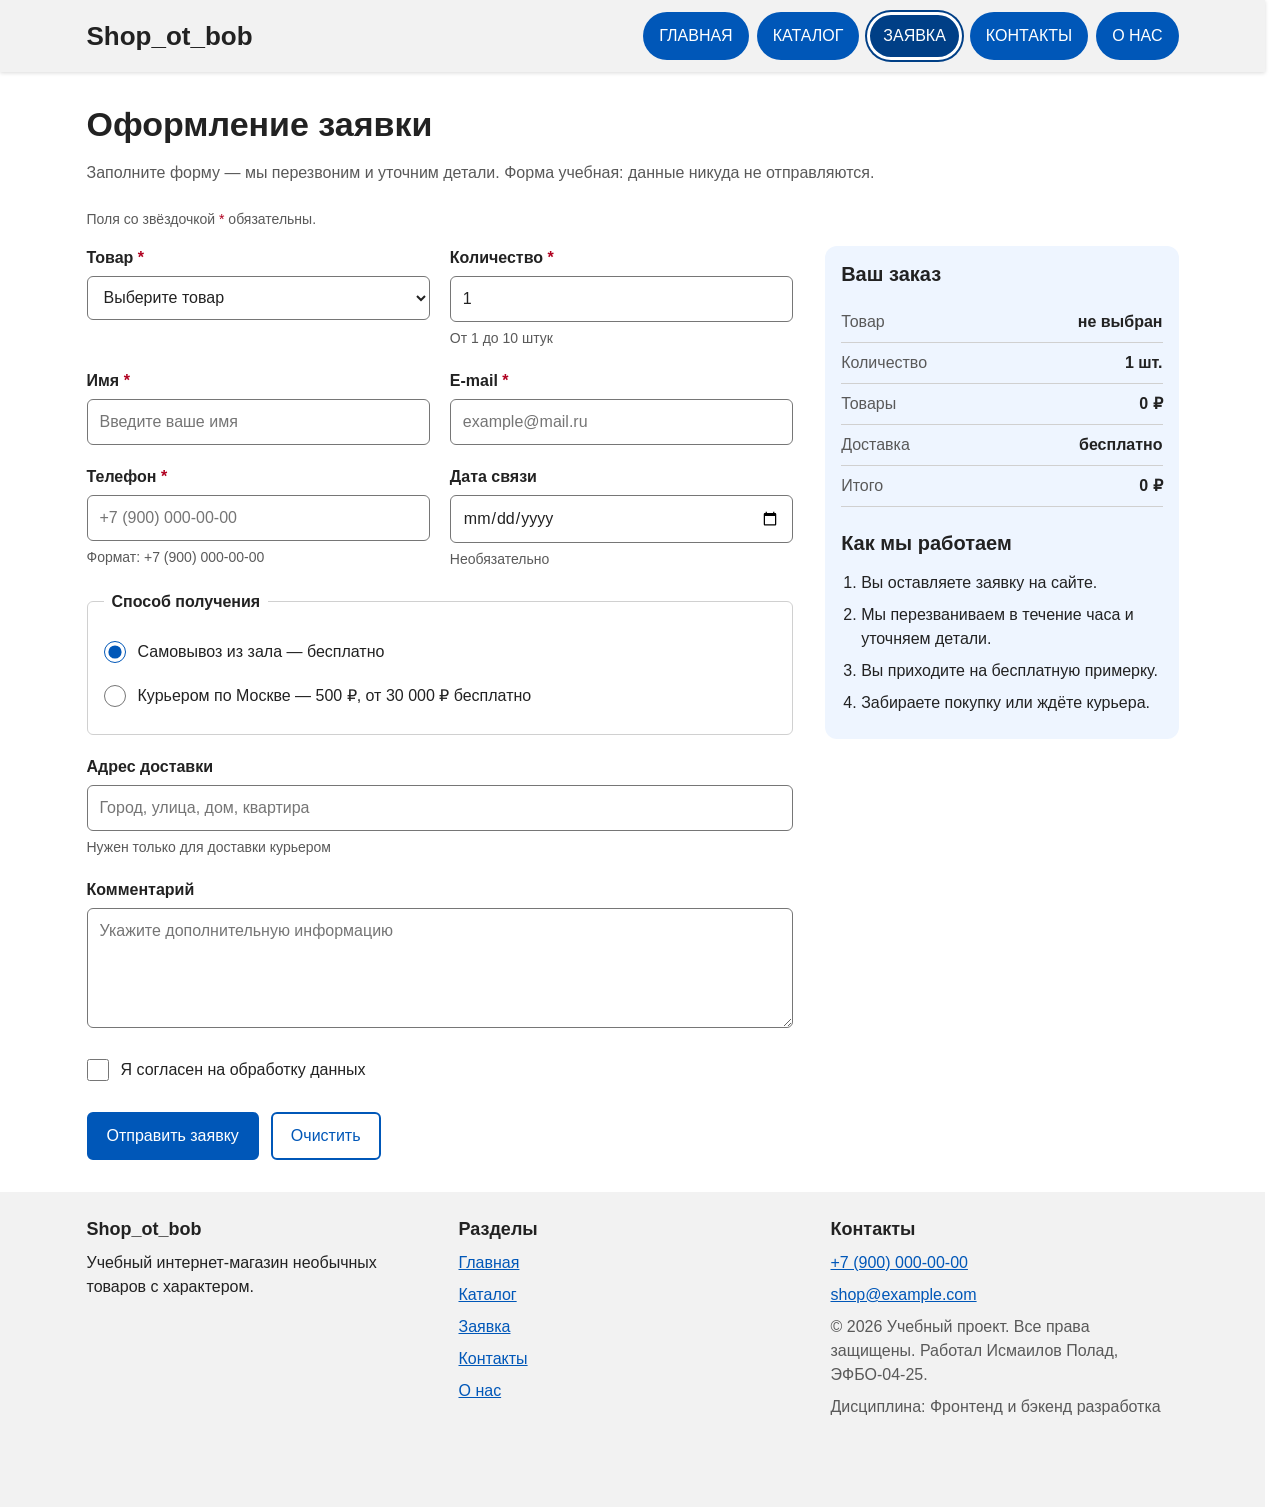
<file: order.html>
<!DOCTYPE html>
<html lang="ru">
<head>
  <meta charset="UTF-8">
  <meta name="viewport" content="width=device-width, initial-scale=1.0">
  <title>Оформление заявки — Shop_ot_bob</title>
  <meta name="description" content="Форма заявки на покупку товара в учебном магазине Shop_ot_bob.">
  <link rel="icon" type="image/png" href="images/favicon.png">
  <link rel="stylesheet" href="css/style.css">
  <link rel="stylesheet" href="css/responsive.css">
  <script src="js/main.js" defer></script>
</head>
<body>
<a class="skip-link" href="#main">Перейти к основному содержимому</a>

<header class="page-header">
  <div class="site-header">
    <a class="site-logo" href="index.html">Shop_ot_bob</a>

    <button class="nav-toggle" type="button" aria-expanded="false" aria-controls="site-nav" hidden>
      <span class="nav-toggle__icon" aria-hidden="true"></span>
      Меню
    </button>

    <nav class="site-nav" id="site-nav" aria-label="Основная навигация">
      <ul class="site-nav__list">
        <li class="site-nav__item"><a class="site-nav__link" href="index.html">Главная</a></li>
        <li class="site-nav__item"><a class="site-nav__link" href="catalog.html">Каталог</a></li>
        <li class="site-nav__item"><a class="site-nav__link site-nav__link--active" href="order.html" aria-current="page">Заявка</a></li>
        <li class="site-nav__item"><a class="site-nav__link" href="contacts.html">Контакты</a></li>
        <li class="site-nav__item"><a class="site-nav__link" href="onas.html">О нас</a></li>
      </ul>
    </nav>
  </div>
</header>

<main class="main" id="main" tabindex="-1">
  <h1 class="page-title">Оформление заявки</h1>
  <p class="page-lead">Заполните форму — мы перезвоним и уточним детали. Форма учебная: данные никуда не отправляются.</p>

  <p class="form-note page-note">Поля со звёздочкой <span class="order-form__required" aria-hidden="true">*</span> обязательны.</p>

  <div class="order-layout">
    <div>
      <form class="order-form js-form" id="order-form" action="#" method="post" data-success="order-success" novalidate>
        <div class="order-form__group">
          <label class="order-form__label" for="order-product">Товар <span class="order-form__required" aria-hidden="true">*</span></label>
          <select class="order-form__select" id="order-product" name="product" required aria-describedby="order-product-error">
            <option value="">Выберите товар</option>
            <option value="1">Рука «Титан» — правая мужская — 32&nbsp;000&nbsp;₽</option>
            <option value="2">Рука «Титан» — левая мужская — 31&nbsp;000&nbsp;₽</option>
            <option value="3">Рука «Валькирия» — правая женская — 21&nbsp;000&nbsp;₽</option>
            <option value="4">Рука «Валькирия» — левая женская — 20&nbsp;500&nbsp;₽</option>
            <option value="5">Рука «Будни» — правая мужская — 10&nbsp;000&nbsp;₽</option>
            <option value="6">Рука «Будни» — левая мужская — 10&nbsp;000&nbsp;₽</option>
            <option value="7">Рука «Грация» — правая женская — 9&nbsp;000&nbsp;₽</option>
            <option value="8">Рука «Грация» — левая женская — 9&nbsp;000&nbsp;₽</option>
          </select>
          <p class="form-error" id="order-product-error" hidden></p>
        </div>

        <div class="order-form__group">
          <label class="order-form__label" for="order-quantity">Количество <span class="order-form__required" aria-hidden="true">*</span></label>
          <input class="order-form__input" id="order-quantity" name="quantity" type="number" min="1" max="10" value="1" inputmode="numeric" required aria-describedby="order-quantity-hint order-quantity-error">
          <p class="form-note" id="order-quantity-hint">От 1 до 10 штук</p>
          <p class="form-error" id="order-quantity-error" hidden></p>
        </div>

        <div class="order-form__group">
          <label class="order-form__label" for="order-name">Имя <span class="order-form__required" aria-hidden="true">*</span></label>
          <input class="order-form__input" id="order-name" name="name" type="text" minlength="2" autocomplete="given-name" placeholder="Введите ваше имя" required aria-describedby="order-name-error">
          <p class="form-error" id="order-name-error" hidden></p>
        </div>

        <div class="order-form__group">
          <label class="order-form__label" for="order-email">E-mail <span class="order-form__required" aria-hidden="true">*</span></label>
          <input class="order-form__input" id="order-email" name="email" type="email" autocomplete="email" placeholder="example@mail.ru" required aria-describedby="order-email-error">
          <p class="form-error" id="order-email-error" hidden></p>
        </div>

        <div class="order-form__group">
          <label class="order-form__label" for="order-phone">Телефон <span class="order-form__required" aria-hidden="true">*</span></label>
          <input class="order-form__input" id="order-phone" name="phone" type="tel" inputmode="tel" autocomplete="tel" placeholder="+7 (900) 000-00-00" pattern="^\+7 \(\d{3}\) \d{3}-\d{2}-\d{2}$" required data-error="Введите телефон в формате +7 (900) 000-00-00" aria-describedby="order-phone-hint order-phone-error">
          <p class="form-note" id="order-phone-hint">Формат: +7 (900) 000-00-00</p>
          <p class="form-error" id="order-phone-error" hidden></p>
        </div>

        <div class="order-form__group">
          <label class="order-form__label" for="order-date">Дата связи</label>
          <input class="order-form__input" id="order-date" name="date" type="date" aria-describedby="order-date-hint order-date-error">
          <p class="form-note" id="order-date-hint">Необязательно</p>
          <p class="form-error" id="order-date-error" hidden></p>
        </div>

        <fieldset class="order-form__fieldset order-form__group--wide">
          <legend>Способ получения</legend>
          <label class="order-form__check" for="order-pickup">
            <input id="order-pickup" name="delivery" type="radio" value="pickup" checked>
            Самовывоз из зала — бесплатно
          </label>
          <label class="order-form__check" for="order-courier">
            <input id="order-courier" name="delivery" type="radio" value="courier">
            Курьером по Москве — 500&nbsp;₽, от 30&nbsp;000&nbsp;₽ бесплатно
          </label>
        </fieldset>

        <div class="order-form__group order-form__group--wide">
          <label class="order-form__label" for="order-address">Адрес доставки</label>
          <input class="order-form__input" id="order-address" name="address" type="text" autocomplete="street-address" placeholder="Город, улица, дом, квартира" aria-describedby="order-address-hint order-address-error">
          <p class="form-note" id="order-address-hint">Нужен только для доставки курьером</p>
          <p class="form-error" id="order-address-error" hidden></p>
        </div>

        <div class="order-form__group order-form__group--wide">
          <label class="order-form__label" for="order-comment">Комментарий</label>
          <textarea class="order-form__textarea" id="order-comment" name="comment" rows="4" placeholder="Укажите дополнительную информацию" aria-describedby="order-comment-error"></textarea>
          <p class="form-error" id="order-comment-error" hidden></p>
        </div>

        <div class="order-form__group order-form__group--wide">
          <label class="order-form__check" for="order-agreement">
            <input id="order-agreement" name="agreement" type="checkbox" required aria-describedby="order-agreement-error" data-error="Отметьте согласие на обработку данных">
            Я согласен на обработку данных
          </label>
          <p class="form-error" id="order-agreement-error" hidden></p>
        </div>

        <div class="form-actions">
          <button class="button" type="submit">Отправить заявку</button>
          <button class="button button--ghost" type="reset">Очистить</button>
        </div>
      </form>

      <p class="success-message" id="order-success" role="status"></p>
    </div>

    <aside class="order-aside" aria-label="Информация о заказе">
      <h2>Ваш заказ</h2>
      <!-- aria-live: скринридер сообщит об изменении суммы -->
      <dl class="order-summary" id="order-summary" aria-live="polite">
        <div><dt>Товар</dt><dd id="summary-product">не выбран</dd></div>
        <div><dt>Количество</dt><dd id="summary-quantity">1 шт.</dd></div>
        <div><dt>Товары</dt><dd id="summary-goods">0 ₽</dd></div>
        <div><dt>Доставка</dt><dd id="summary-delivery">бесплатно</dd></div>
        <div><dt>Итого</dt><dd id="summary-total">0 ₽</dd></div>
      </dl>

      <h2>Как мы работаем</h2>
      <ol class="order-steps">
        <li>Вы оставляете заявку на сайте.</li>
        <li>Мы перезваниваем в течение часа и уточняем детали.</li>
        <li>Вы приходите на бесплатную примерку.</li>
        <li>Забираете покупку или ждёте курьера.</li>
      </ol>
    </aside>
  </div>
</main>

<footer class="site-footer">
  <div class="site-footer__inner">
    <div class="site-footer__col">
      <p class="site-footer__title">Shop_ot_bob</p>
      <p>Учебный интернет-магазин необычных товаров с характером.</p>
    </div>

    <nav class="site-footer__col" aria-label="Навигация в подвале">
      <p class="site-footer__title">Разделы</p>
      <ul class="site-footer__list">
          <li><a href="index.html">Главная</a></li>
          <li><a href="catalog.html">Каталог</a></li>
          <li><a href="order.html">Заявка</a></li>
          <li><a href="contacts.html">Контакты</a></li>
          <li><a href="onas.html">О нас</a></li>
      </ul>
    </nav>

    <div class="site-footer__col">
      <p class="site-footer__title">Контакты</p>
      <ul class="site-footer__list">
        <li><a href="tel:+79000000000">+7 (900) 000-00-00</a></li>
        <li><a href="mailto:shop@example.com">shop@example.com</a></li>
      </ul>
      <p class="site-footer__copy">&copy; 2026 Учебный проект. Все права защищены. Работал Исмаилов Полад, ЭФБО-04-25.</p>
      <p class="site-footer__copy">Дисциплина: Фронтенд и бэкенд разработка</p>
    </div>
  </div>
</footer>

<a class="back-to-top" href="#top" aria-label="Наверх, к началу страницы"><span aria-hidden="true">↑</span></a>
</body>
</html>
</file>
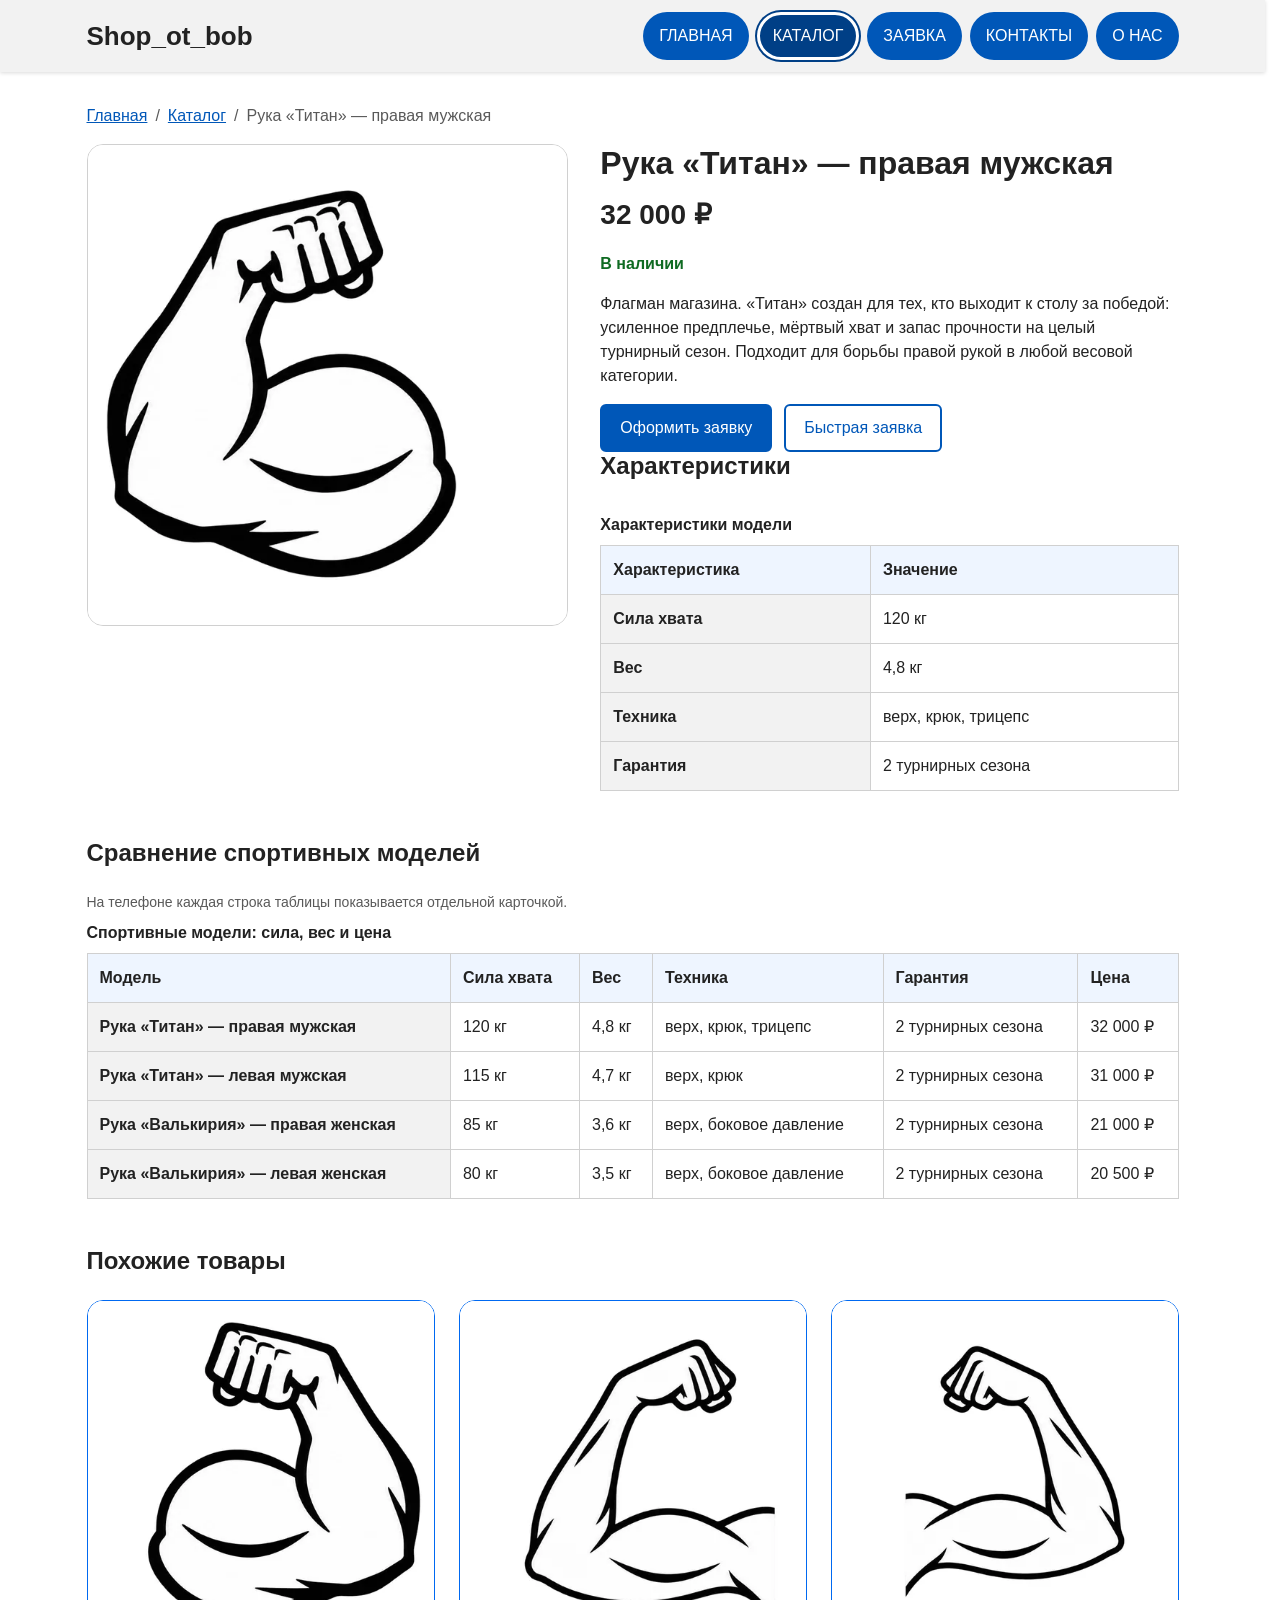
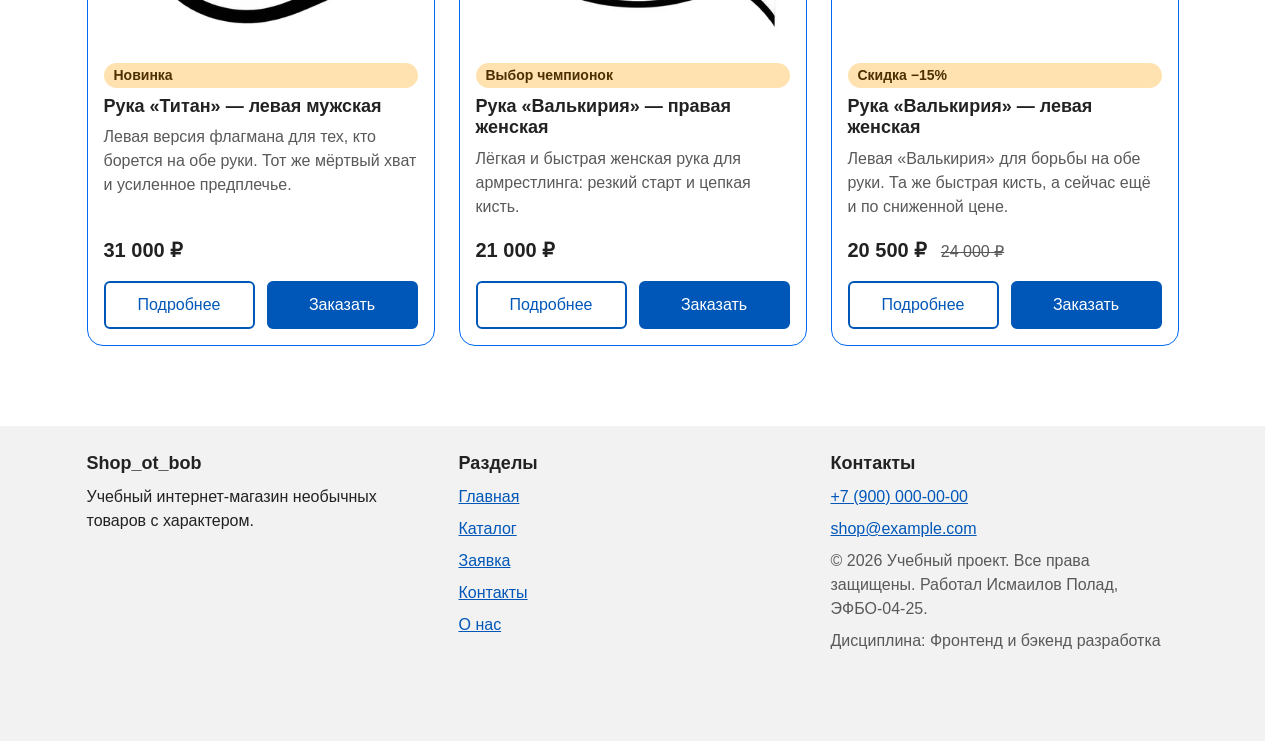
<file: product.html>
<!DOCTYPE html>
<html lang="ru">
<head>
  <meta charset="UTF-8">
  <meta name="viewport" content="width=device-width, initial-scale=1.0">
  <title>Рука «Титан» — правая мужская — Shop_ot_bob</title>
  <meta name="description" content="Рука «Титан» для армрестлинга: описание, характеристики и сравнение моделей.">
  <link rel="icon" type="image/png" href="images/favicon.png">
  <link rel="stylesheet" href="css/style.css">
  <link rel="stylesheet" href="css/responsive.css">
  <script src="js/main.js" defer></script>
</head>
<body>
<a class="skip-link" href="#main">Перейти к основному содержимому</a>

<header class="page-header">
  <div class="site-header">
    <a class="site-logo" href="index.html">Shop_ot_bob</a>

    <button class="nav-toggle" type="button" aria-expanded="false" aria-controls="site-nav" hidden>
      <span class="nav-toggle__icon" aria-hidden="true"></span>
      Меню
    </button>

    <nav class="site-nav" id="site-nav" aria-label="Основная навигация">
      <ul class="site-nav__list">
        <li class="site-nav__item"><a class="site-nav__link" href="index.html">Главная</a></li>
        <li class="site-nav__item"><a class="site-nav__link site-nav__link--active" href="catalog.html">Каталог</a></li>
        <li class="site-nav__item"><a class="site-nav__link" href="order.html">Заявка</a></li>
        <li class="site-nav__item"><a class="site-nav__link" href="contacts.html">Контакты</a></li>
        <li class="site-nav__item"><a class="site-nav__link" href="onas.html">О нас</a></li>
      </ul>
    </nav>
  </div>
</header>

<main class="main" id="main" tabindex="-1">
  <nav class="breadcrumbs" aria-label="Хлебные крошки">
    <ol class="breadcrumbs__list">
      <li><a href="index.html">Главная</a></li>
      <li><a href="catalog.html">Каталог</a></li>
      <li id="product-crumb" aria-current="page">Рука «Титан» — правая мужская</li>
    </ol>
  </nav>

  <section class="product section" id="product">
    <div class="product__media">
      <picture>
        <source id="product-image-webp"
          type="image/webp"
          srcset="images/pravaya_ruka-320.webp 320w,
                  images/pravaya_ruka-480.webp 480w,
                  images/pravaya_ruka-640.webp 640w"
          sizes="(max-width: 767px) 100vw, (max-width: 1187px) 45vw, 500px"
        >
        <img id="product-image"
          class="product__image"
          src="images/pravaya_ruka-640.jpg"
          srcset="images/pravaya_ruka-320.jpg 320w,
                  images/pravaya_ruka-480.jpg 480w,
                  images/pravaya_ruka-640.jpg 640w"
          sizes="(max-width: 767px) 100vw, (max-width: 1187px) 45vw, 500px"
          alt="Рисунок: согнутая в локте правая мужская рука с крупным бицепсом и сжатым кулаком"
          width="640"
          height="640"
        >
      </picture>
    </div>

    <div class="product__info">
      <h1 class="product__title" id="product-title">Рука «Титан» — правая мужская</h1>
      <p class="product__price" id="product-price">32&nbsp;000&nbsp;₽</p>
      <p class="product__stock" id="product-stock">В наличии</p>
      <p id="product-description">Флагман магазина. «Титан» создан для тех, кто выходит к столу за победой: усиленное предплечье, мёртвый хват и запас прочности на целый турнирный сезон. Подходит для борьбы правой рукой в любой весовой категории.</p>

      <div class="product__actions">
        <a class="button" id="product-order-link" href="order.html?product=1">Оформить заявку</a>
        <button class="button button--ghost product-card__button" id="product-quick-order" type="button" data-product="Рука «Титан» — правая мужская">Быстрая заявка</button>
      </div>

      <h2 class="section__title">Характеристики</h2>

      <div class="table-wrapper">
        <table class="product-table product-table--compact">
          <caption>Характеристики модели</caption>
          <thead>
            <tr>
              <th scope="col">Характеристика</th>
              <th scope="col">Значение</th>
            </tr>
          </thead>
          <tbody id="product-specs">
            <tr>
              <th scope="row">Сила хвата</th>
              <td>120 кг</td>
            </tr>
            <tr>
              <th scope="row">Вес</th>
              <td>4,8 кг</td>
            </tr>
            <tr>
              <th scope="row">Техника</th>
              <td>верх, крюк, трицепс</td>
            </tr>
            <tr>
              <th scope="row">Гарантия</th>
              <td>2 турнирных сезона</td>
            </tr>
          </tbody>
        </table>
      </div>
    </div>
  </section>

  <section class="section" aria-labelledby="compare-title">
    <h2 class="section__title" id="compare-title">Сравнение спортивных моделей</h2>
    <p class="form-note">На телефоне каждая строка таблицы показывается отдельной карточкой.</p>

    <div class="table-wrapper table-wrapper--cards">
      <table class="product-table product-table--cards">
          <caption>Спортивные модели: сила, вес и цена</caption>
        <thead>
          <tr>
              <th scope="col">Модель</th>
              <th scope="col">Сила хвата</th>
              <th scope="col">Вес</th>
              <th scope="col">Техника</th>
              <th scope="col">Гарантия</th>
              <th scope="col">Цена</th>
          </tr>
        </thead>
        <tbody>
            <tr>
              <th scope="row">Рука «Титан» — правая мужская</th>
              <td data-label="Сила хвата">120 кг</td>
              <td data-label="Вес">4,8 кг</td>
              <td data-label="Техника">верх, крюк, трицепс</td>
              <td data-label="Гарантия">2 турнирных сезона</td>
              <td data-label="Цена">32&nbsp;000&nbsp;₽</td>
            </tr>
            <tr>
              <th scope="row">Рука «Титан» — левая мужская</th>
              <td data-label="Сила хвата">115 кг</td>
              <td data-label="Вес">4,7 кг</td>
              <td data-label="Техника">верх, крюк</td>
              <td data-label="Гарантия">2 турнирных сезона</td>
              <td data-label="Цена">31&nbsp;000&nbsp;₽</td>
            </tr>
            <tr>
              <th scope="row">Рука «Валькирия» — правая женская</th>
              <td data-label="Сила хвата">85 кг</td>
              <td data-label="Вес">3,6 кг</td>
              <td data-label="Техника">верх, боковое давление</td>
              <td data-label="Гарантия">2 турнирных сезона</td>
              <td data-label="Цена">21&nbsp;000&nbsp;₽</td>
            </tr>
            <tr>
              <th scope="row">Рука «Валькирия» — левая женская</th>
              <td data-label="Сила хвата">80 кг</td>
              <td data-label="Вес">3,5 кг</td>
              <td data-label="Техника">верх, боковое давление</td>
              <td data-label="Гарантия">2 турнирных сезона</td>
              <td data-label="Цена">20&nbsp;500&nbsp;₽</td>
            </tr>
        </tbody>
      </table>
    </div>
  </section>

  <section class="section" aria-labelledby="related-title">
    <h2 class="section__title" id="related-title">Похожие товары</h2>

    <div class="products-grid">
      <article class="product-card">
        <picture>
          <source
            type="image/webp"
            srcset="images/levaya_ruka-320.webp 320w,
                    images/levaya_ruka-480.webp 480w,
                    images/levaya_ruka-640.webp 640w"
            sizes="(max-width: 639px) 100vw, (max-width: 1023px) 50vw, 350px"
          >
          <img
            class="product-card__image"
            src="images/levaya_ruka-480.jpg"
            srcset="images/levaya_ruka-320.jpg 320w,
                    images/levaya_ruka-480.jpg 480w,
                    images/levaya_ruka-640.jpg 640w"
            sizes="(max-width: 639px) 100vw, (max-width: 1023px) 50vw, 350px"
            alt="Рисунок: согнутая в локте левая мужская рука с крупным бицепсом и сжатым кулаком"
            width="640"
            height="640"
            loading="lazy"
          >
        </picture>
        <div class="product-card__body">
          <p class="product-card__badge">Новинка</p>
          <h3 class="product-card__title"><a href="product.html?id=2">Рука «Титан» — левая мужская</a></h3>
          <p class="product-card__description">Левая версия флагмана для тех, кто борется на обе руки. Тот же мёртвый хват и усиленное предплечье.</p>
          <p class="product-card__price">31&nbsp;000&nbsp;₽</p>
          <div class="product-card__actions">
            <a class="button button--ghost" href="product.html?id=2" aria-label="Подробнее: Рука «Титан» — левая мужская">Подробнее</a>
            <button class="button product-card__button" type="button" data-product="Рука «Титан» — левая мужская" aria-label="Заказать: Рука «Титан» — левая мужская">Заказать</button>
          </div>
        </div>
      </article>

      <article class="product-card">
        <picture>
          <source
            type="image/webp"
            srcset="images/prav_zhenskaya_ruka-320.webp 320w,
                    images/prav_zhenskaya_ruka-480.webp 480w,
                    images/prav_zhenskaya_ruka-640.webp 640w"
            sizes="(max-width: 639px) 100vw, (max-width: 1023px) 50vw, 350px"
          >
          <img
            class="product-card__image"
            src="images/prav_zhenskaya_ruka-480.jpg"
            srcset="images/prav_zhenskaya_ruka-320.jpg 320w,
                    images/prav_zhenskaya_ruka-480.jpg 480w,
                    images/prav_zhenskaya_ruka-640.jpg 640w"
            sizes="(max-width: 639px) 100vw, (max-width: 1023px) 50vw, 350px"
            alt="Рисунок: согнутая в локте правая женская рука с рельефным бицепсом"
            width="640"
            height="640"
            loading="lazy"
          >
        </picture>
        <div class="product-card__body">
          <p class="product-card__badge">Выбор чемпионок</p>
          <h3 class="product-card__title"><a href="product.html?id=3">Рука «Валькирия» — правая женская</a></h3>
          <p class="product-card__description">Лёгкая и быстрая женская рука для армрестлинга: резкий старт и цепкая кисть.</p>
          <p class="product-card__price">21&nbsp;000&nbsp;₽</p>
          <div class="product-card__actions">
            <a class="button button--ghost" href="product.html?id=3" aria-label="Подробнее: Рука «Валькирия» — правая женская">Подробнее</a>
            <button class="button product-card__button" type="button" data-product="Рука «Валькирия» — правая женская" aria-label="Заказать: Рука «Валькирия» — правая женская">Заказать</button>
          </div>
        </div>
      </article>

      <article class="product-card">
        <picture>
          <source
            type="image/webp"
            srcset="images/lev_zhenskaya_ruka-320.webp 320w,
                    images/lev_zhenskaya_ruka-480.webp 480w,
                    images/lev_zhenskaya_ruka-640.webp 640w"
            sizes="(max-width: 639px) 100vw, (max-width: 1023px) 50vw, 350px"
          >
          <img
            class="product-card__image"
            src="images/lev_zhenskaya_ruka-480.jpg"
            srcset="images/lev_zhenskaya_ruka-320.jpg 320w,
                    images/lev_zhenskaya_ruka-480.jpg 480w,
                    images/lev_zhenskaya_ruka-640.jpg 640w"
            sizes="(max-width: 639px) 100vw, (max-width: 1023px) 50vw, 350px"
            alt="Рисунок: согнутая в локте левая женская рука с рельефным бицепсом"
            width="640"
            height="640"
            loading="lazy"
          >
        </picture>
        <div class="product-card__body">
          <p class="product-card__badge">Скидка −15%</p>
          <h3 class="product-card__title"><a href="product.html?id=4">Рука «Валькирия» — левая женская</a></h3>
          <p class="product-card__description">Левая «Валькирия» для борьбы на обе руки. Та же быстрая кисть, а сейчас ещё и по сниженной цене.</p>
          <p class="product-card__price">20&nbsp;500&nbsp;₽ <span class="visually-hidden">Старая цена:</span> <del>24&nbsp;000&nbsp;₽</del></p>
          <div class="product-card__actions">
            <a class="button button--ghost" href="product.html?id=4" aria-label="Подробнее: Рука «Валькирия» — левая женская">Подробнее</a>
            <button class="button product-card__button" type="button" data-product="Рука «Валькирия» — левая женская" aria-label="Заказать: Рука «Валькирия» — левая женская">Заказать</button>
          </div>
        </div>
      </article>
    </div>
  </section>

  <p class="success-message" id="quick-success" role="status"></p>
</main>

<footer class="site-footer">
  <div class="site-footer__inner">
    <div class="site-footer__col">
      <p class="site-footer__title">Shop_ot_bob</p>
      <p>Учебный интернет-магазин необычных товаров с характером.</p>
    </div>

    <nav class="site-footer__col" aria-label="Навигация в подвале">
      <p class="site-footer__title">Разделы</p>
      <ul class="site-footer__list">
          <li><a href="index.html">Главная</a></li>
          <li><a href="catalog.html">Каталог</a></li>
          <li><a href="order.html">Заявка</a></li>
          <li><a href="contacts.html">Контакты</a></li>
          <li><a href="onas.html">О нас</a></li>
      </ul>
    </nav>

    <div class="site-footer__col">
      <p class="site-footer__title">Контакты</p>
      <ul class="site-footer__list">
        <li><a href="tel:+79000000000">+7 (900) 000-00-00</a></li>
        <li><a href="mailto:shop@example.com">shop@example.com</a></li>
      </ul>
      <p class="site-footer__copy">&copy; 2026 Учебный проект. Все права защищены. Работал Исмаилов Полад, ЭФБО-04-25.</p>
      <p class="site-footer__copy">Дисциплина: Фронтенд и бэкенд разработка</p>
    </div>
  </div>
</footer>

<a class="back-to-top" href="#top" aria-label="Наверх, к началу страницы"><span aria-hidden="true">↑</span></a>

<dialog class="order-dialog" id="order-dialog" aria-labelledby="order-dialog-title">
  <div class="order-dialog__header">
    <h2 class="order-dialog__title" id="order-dialog-title" tabindex="-1" autofocus>Быстрая заявка</h2>
    <button class="modal__close" type="button" aria-label="Закрыть окно" data-close-dialog>
      <span aria-hidden="true">×</span>
    </button>
  </div>

  <p class="order-dialog__product">Товар: <strong id="selected-product-text"></strong></p>

  <form class="order-form order-form--single js-form" id="quick-form" action="#" method="post" data-success="quick-success" novalidate>
    <input id="selected-product" name="selected-product" type="hidden">

    <div class="order-form__group">
      <label class="order-form__label" for="quick-name">Имя <span class="order-form__required" aria-hidden="true">*</span></label>
      <input class="order-form__input" id="quick-name" name="name" type="text" minlength="2" autocomplete="given-name" placeholder="Введите ваше имя" required aria-describedby="quick-name-error">
      <p class="form-error" id="quick-name-error" hidden></p>
    </div>

    <div class="order-form__group">
      <label class="order-form__label" for="quick-email">E-mail <span class="order-form__required" aria-hidden="true">*</span></label>
      <input class="order-form__input" id="quick-email" name="email" type="email" autocomplete="email" placeholder="example@mail.ru" required aria-describedby="quick-email-error">
      <p class="form-error" id="quick-email-error" hidden></p>
    </div>

    <div class="order-form__group">
      <label class="order-form__label" for="quick-phone">Телефон <span class="order-form__required" aria-hidden="true">*</span></label>
      <input class="order-form__input" id="quick-phone" name="phone" type="tel" inputmode="tel" autocomplete="tel" placeholder="+7 (900) 000-00-00" pattern="^\+7 \(\d{3}\) \d{3}-\d{2}-\d{2}$" required data-error="Введите телефон в формате +7 (900) 000-00-00" aria-describedby="quick-phone-hint quick-phone-error">
      <p class="form-note" id="quick-phone-hint">Формат: +7 (900) 000-00-00</p>
      <p class="form-error" id="quick-phone-error" hidden></p>
    </div>

    <div class="order-form__group">
      <label class="order-form__label" for="quick-topic">Тема заявки <span class="order-form__required" aria-hidden="true">*</span></label>
      <select class="order-form__select" id="quick-topic" name="topic" required aria-describedby="quick-topic-error">
        <option value="">Выберите тему</option>
        <option value="product">Заказ товара</option>
        <option value="consultation">Консультация</option>
        <option value="delivery">Доставка</option>
      </select>
      <p class="form-error" id="quick-topic-error" hidden></p>
    </div>

    <div class="order-form__group">
      <label class="order-form__label" for="quick-comment">Комментарий</label>
      <textarea class="order-form__textarea" id="quick-comment" name="comment" rows="3" placeholder="Укажите дополнительную информацию" aria-describedby="quick-comment-error"></textarea>
      <p class="form-error" id="quick-comment-error" hidden></p>
    </div>

    <div class="order-form__group order-form__group--wide">
      <label class="order-form__check" for="quick-agreement">
        <input id="quick-agreement" name="agreement" type="checkbox" required aria-describedby="quick-agreement-error" data-error="Отметьте согласие на обработку данных">
        Я согласен на обработку данных
      </label>
      <p class="form-error" id="quick-agreement-error" hidden></p>
    </div>

    <div class="form-actions">
      <button class="button" type="submit">Отправить заявку</button>
      <button class="button button--ghost" type="button" data-close-dialog>Закрыть</button>
    </div>
  </form>
</dialog>
</body>
</html>
</file>
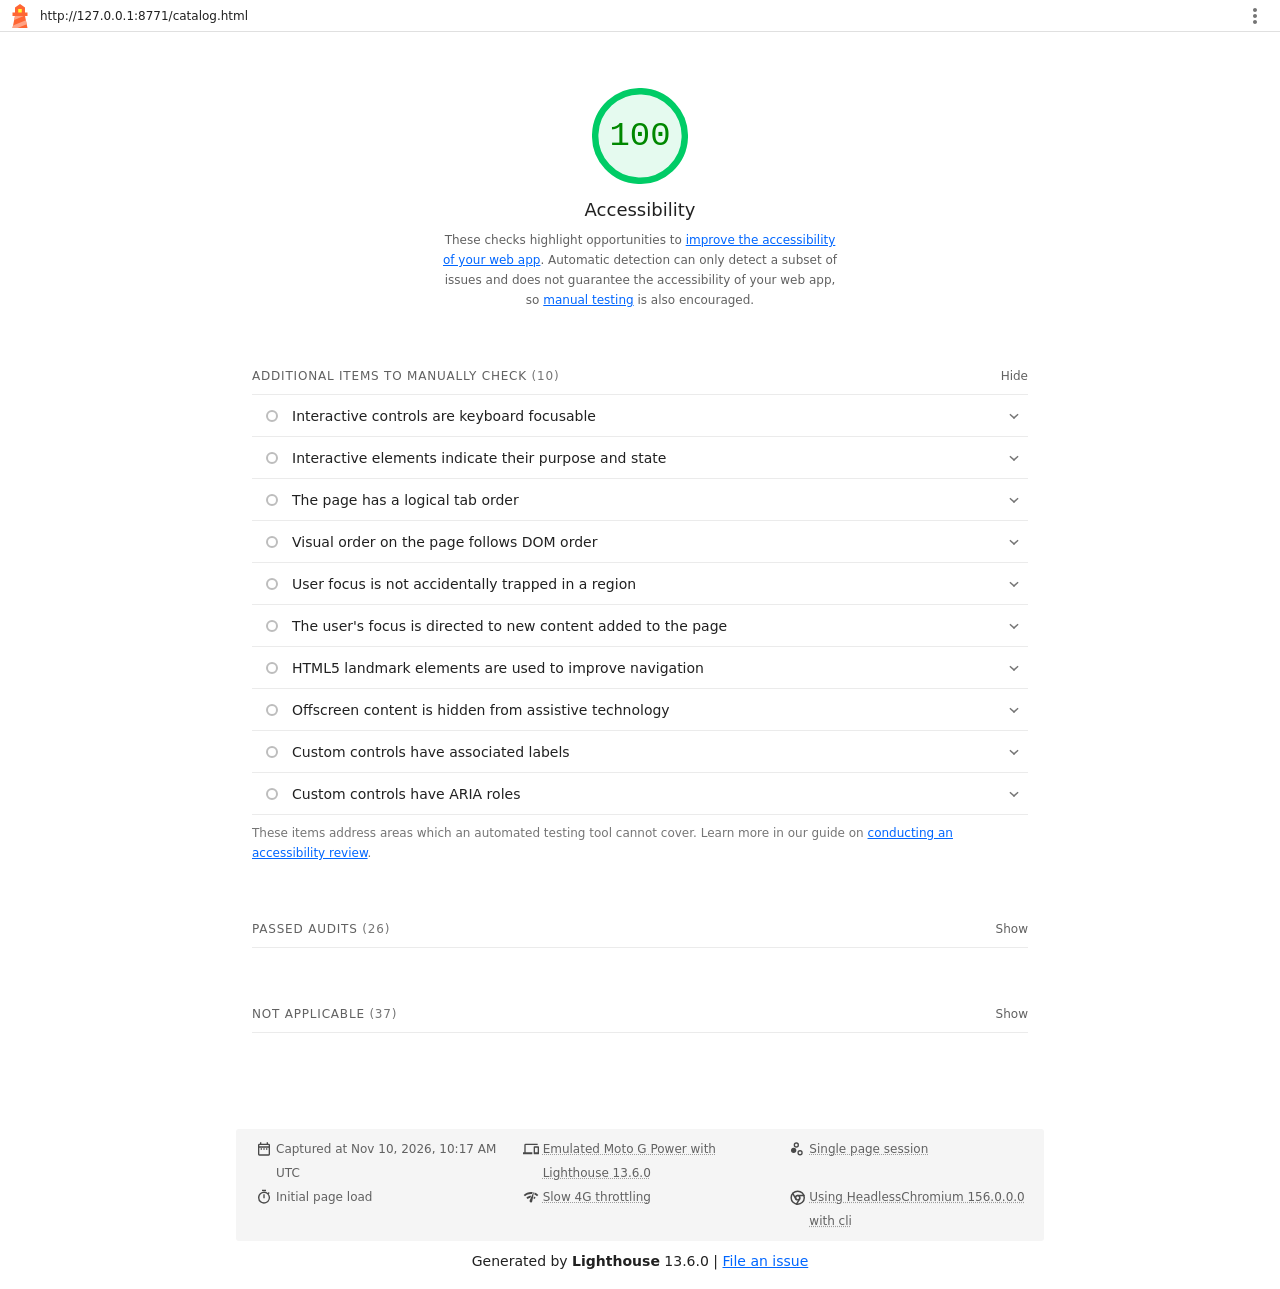
<file: lighthouse/after/catalog.html>
<!--
@license
Copyright 2018 Google LLC
SPDX-License-Identifier: Apache-2.0
-->
<!doctype html>
<html lang="en">
<head>
  <meta charset="utf-8">
  <meta name="viewport" content="width=device-width, initial-scale=1, minimum-scale=1">
  <link rel="icon" href='data:image/svg+xml;utf8,<svg fill="none" xmlns="http://www.w3.org/2000/svg" viewBox="0 0 48 48"><path d="m14 7 10-7 10 7v10h5v7h-5l5 24H9l5-24H9v-7h5V7Z" fill="%23F63"/><path d="M31.561 24H14l-1.689 8.105L31.561 24ZM18.983 48H9l1.022-4.907L35.723 32.27l1.663 7.98L18.983 48Z" fill="%23FFA385"/><path fill="%23FF3" d="M20.5 10h7v7h-7z"/></svg>'>
  <title>Lighthouse Report</title>
  <style>body {margin: 0}</style>
</head>
<body>
  <noscript>Lighthouse report requires JavaScript. Please enable.</noscript>

  <div id="lh-log"></div>

  <script>window.__LIGHTHOUSE_JSON__ = {"lighthouseVersion":"13.6.0","requestedUrl":"http://127.0.0.1:8771/catalog.html","mainDocumentUrl":"http://127.0.0.1:8771/catalog.html","finalDisplayedUrl":"http://127.0.0.1:8771/catalog.html","finalUrl":"http://127.0.0.1:8771/catalog.html","fetchTime":"2026-11-10T10:17:47.503Z","gatherMode":"navigation","runWarnings":[],"userAgent":"Mozilla/5.0 (Macintosh; Intel Mac OS X 10_15_7) AppleWebKit/537.36 (KHTML, like Gecko) HeadlessChrome/156.0.0.0 Safari/537.36","environment":{"networkUserAgent":"Mozilla/5.0 (Linux; Android 11; moto g power (2022)) AppleWebKit/537.36 (KHTML, like Gecko) Chrome/156.0.0.0 Mobile Safari/537.36","hostUserAgent":"Mozilla/5.0 (Macintosh; Intel Mac OS X 10_15_7) AppleWebKit/537.36 (KHTML, like Gecko) HeadlessChrome/156.0.0.0 Safari/537.36","benchmarkIndex":3777,"credits":{"axe-core":"4.14.0"}},"audits":{"accesskeys":{"id":"accesskeys","title":"`[accesskey]` values are unique","description":"Access keys let users quickly focus a part of the page. For proper navigation, each access key must be unique. [Learn more about access keys](https://dequeuniversity.com/rules/axe/4.14/accesskeys).","score":null,"scoreDisplayMode":"notApplicable"},"aria-allowed-attr":{"id":"aria-allowed-attr","title":"`[aria-*]` attributes match their roles","description":"Each ARIA `role` supports a specific subset of `aria-*` attributes. Mismatching these invalidates the `aria-*` attributes. [Learn how to match ARIA attributes to their roles](https://dequeuniversity.com/rules/axe/4.14/aria-allowed-attr).","score":1,"scoreDisplayMode":"binary","details":{"type":"table","headings":[{"key":"node","valueType":"node","subItemsHeading":{"key":"relatedNode","valueType":"node"},"label":"Failing Elements"}],"items":[]}},"aria-allowed-role":{"id":"aria-allowed-role","title":"Uses ARIA roles only on compatible elements","description":"Many HTML elements can only be assigned certain ARIA roles. Using ARIA roles where they are not allowed can interfere with the accessibility of the web page. [Learn more about ARIA roles](https://dequeuniversity.com/rules/axe/4.14/aria-allowed-role).","score":null,"scoreDisplayMode":"notApplicable"},"aria-command-name":{"id":"aria-command-name","title":"`button`, `link`, and `menuitem` elements have accessible names","description":"When an element doesn't have an accessible name, screen readers announce it with a generic name, making it unusable for users who rely on screen readers. [Learn how to make command elements more accessible](https://dequeuniversity.com/rules/axe/4.14/aria-command-name).","score":null,"scoreDisplayMode":"notApplicable"},"aria-conditional-attr":{"id":"aria-conditional-attr","title":"ARIA attributes are used as specified for the element's role","description":"Some ARIA attributes are only allowed on an element under certain conditions. [Learn more about conditional ARIA attributes](https://dequeuniversity.com/rules/axe/4.14/aria-conditional-attr).","score":1,"scoreDisplayMode":"binary","details":{"type":"table","headings":[{"key":"node","valueType":"node","subItemsHeading":{"key":"relatedNode","valueType":"node"},"label":"Failing Elements"}],"items":[]}},"aria-deprecated-role":{"id":"aria-deprecated-role","title":"Deprecated ARIA roles were not used","description":"Deprecated ARIA roles may not be processed correctly by assistive technology. [Learn more about deprecated ARIA roles](https://dequeuniversity.com/rules/axe/4.14/aria-deprecated-role).","score":1,"scoreDisplayMode":"binary","details":{"type":"table","headings":[{"key":"node","valueType":"node","subItemsHeading":{"key":"relatedNode","valueType":"node"},"label":"Failing Elements"}],"items":[]}},"aria-dialog-name":{"id":"aria-dialog-name","title":"Elements with `role=\"dialog\"` or `role=\"alertdialog\"` have accessible names.","description":"ARIA dialog elements without accessible names may prevent screen readers users from discerning the purpose of these elements. [Learn how to make ARIA dialog elements more accessible](https://dequeuniversity.com/rules/axe/4.14/aria-dialog-name).","score":null,"scoreDisplayMode":"notApplicable"},"aria-hidden-body":{"id":"aria-hidden-body","title":"`[aria-hidden=\"true\"]` is not present on the document `\u003cbody>`","description":"Assistive technologies, like screen readers, work inconsistently when `aria-hidden=\"true\"` is set on the document `\u003cbody>`. [Learn how `aria-hidden` affects the document body](https://dequeuniversity.com/rules/axe/4.14/aria-hidden-body).","score":1,"scoreDisplayMode":"binary","details":{"type":"table","headings":[{"key":"node","valueType":"node","subItemsHeading":{"key":"relatedNode","valueType":"node"},"label":"Failing Elements"}],"items":[]}},"aria-hidden-focus":{"id":"aria-hidden-focus","title":"`[aria-hidden=\"true\"]` elements do not contain focusable descendents","description":"Focusable descendents within an `[aria-hidden=\"true\"]` element prevent those interactive elements from being available to users of assistive technologies like screen readers. [Learn how `aria-hidden` affects focusable elements](https://dequeuniversity.com/rules/axe/4.14/aria-hidden-focus).","score":1,"scoreDisplayMode":"binary","details":{"type":"table","headings":[{"key":"node","valueType":"node","subItemsHeading":{"key":"relatedNode","valueType":"node"},"label":"Failing Elements"}],"items":[]}},"aria-input-field-name":{"id":"aria-input-field-name","title":"ARIA input fields have accessible names","description":"When an input field doesn't have an accessible name, screen readers announce it with a generic name, making it unusable for users who rely on screen readers. [Learn more about input field labels](https://dequeuniversity.com/rules/axe/4.14/aria-input-field-name).","score":null,"scoreDisplayMode":"notApplicable"},"aria-meter-name":{"id":"aria-meter-name","title":"ARIA `meter` elements have accessible names","description":"When a meter element doesn't have an accessible name, screen readers announce it with a generic name, making it unusable for users who rely on screen readers. [Learn how to name `meter` elements](https://dequeuniversity.com/rules/axe/4.14/aria-meter-name).","score":null,"scoreDisplayMode":"notApplicable"},"aria-progressbar-name":{"id":"aria-progressbar-name","title":"ARIA `progressbar` elements have accessible names","description":"When a `progressbar` element doesn't have an accessible name, screen readers announce it with a generic name, making it unusable for users who rely on screen readers. [Learn how to label `progressbar` elements](https://dequeuniversity.com/rules/axe/4.14/aria-progressbar-name).","score":null,"scoreDisplayMode":"notApplicable"},"aria-prohibited-attr":{"id":"aria-prohibited-attr","title":"Elements use only permitted ARIA attributes","description":"Using ARIA attributes in roles where they are prohibited can mean that important information is not communicated to users of assistive technologies. [Learn more about prohibited ARIA roles](https://dequeuniversity.com/rules/axe/4.14/aria-prohibited-attr).","score":1,"scoreDisplayMode":"binary","details":{"type":"table","headings":[{"key":"node","valueType":"node","subItemsHeading":{"key":"relatedNode","valueType":"node"},"label":"Failing Elements"}],"items":[]}},"aria-required-attr":{"id":"aria-required-attr","title":"`[role]`s have all required `[aria-*]` attributes","description":"Some ARIA roles have required attributes that describe the state of the element to screen readers. [Learn more about roles and required attributes](https://dequeuniversity.com/rules/axe/4.14/aria-required-attr).","score":1,"scoreDisplayMode":"binary","details":{"type":"table","headings":[{"key":"node","valueType":"node","subItemsHeading":{"key":"relatedNode","valueType":"node"},"label":"Failing Elements"}],"items":[]}},"aria-required-children":{"id":"aria-required-children","title":"Elements with an ARIA `[role]` that require children to contain a specific `[role]` have all required children.","description":"Some ARIA parent roles must contain specific child roles to perform their intended accessibility functions. [Learn more about roles and required children elements](https://dequeuniversity.com/rules/axe/4.14/aria-required-children).","score":null,"scoreDisplayMode":"notApplicable"},"aria-required-parent":{"id":"aria-required-parent","title":"`[role]`s are contained by their required parent element","description":"Some ARIA child roles must be contained by specific parent roles to properly perform their intended accessibility functions. [Learn more about ARIA roles and required parent element](https://dequeuniversity.com/rules/axe/4.14/aria-required-parent).","score":null,"scoreDisplayMode":"notApplicable"},"aria-roles":{"id":"aria-roles","title":"`[role]` values are valid","description":"ARIA roles must have valid values in order to perform their intended accessibility functions. [Learn more about valid ARIA roles](https://dequeuniversity.com/rules/axe/4.14/aria-roles).","score":1,"scoreDisplayMode":"binary","details":{"type":"table","headings":[{"key":"node","valueType":"node","subItemsHeading":{"key":"relatedNode","valueType":"node"},"label":"Failing Elements"}],"items":[]}},"aria-text":{"id":"aria-text","title":"Elements with the `role=text` attribute do not have focusable descendents.","description":"Adding `role=text` around a text node split by markup enables VoiceOver to treat it as one phrase, but the element's focusable descendents will not be announced. [Learn more about the `role=text` attribute](https://dequeuniversity.com/rules/axe/4.14/aria-text).","score":null,"scoreDisplayMode":"notApplicable"},"aria-toggle-field-name":{"id":"aria-toggle-field-name","title":"ARIA toggle fields have accessible names","description":"When a toggle field doesn't have an accessible name, screen readers announce it with a generic name, making it unusable for users who rely on screen readers. [Learn more about toggle fields](https://dequeuniversity.com/rules/axe/4.14/aria-toggle-field-name).","score":null,"scoreDisplayMode":"notApplicable"},"aria-tooltip-name":{"id":"aria-tooltip-name","title":"ARIA `tooltip` elements have accessible names","description":"When a tooltip element doesn't have an accessible name, screen readers announce it with a generic name, making it unusable for users who rely on screen readers. [Learn how to name `tooltip` elements](https://dequeuniversity.com/rules/axe/4.14/aria-tooltip-name).","score":null,"scoreDisplayMode":"notApplicable"},"aria-treeitem-name":{"id":"aria-treeitem-name","title":"ARIA `treeitem` elements have accessible names","description":"When a `treeitem` element doesn't have an accessible name, screen readers announce it with a generic name, making it unusable for users who rely on screen readers. [Learn more about labeling `treeitem` elements](https://dequeuniversity.com/rules/axe/4.14/aria-treeitem-name).","score":null,"scoreDisplayMode":"notApplicable"},"aria-valid-attr-value":{"id":"aria-valid-attr-value","title":"`[aria-*]` attributes have valid values","description":"Assistive technologies, like screen readers, can't interpret ARIA attributes with invalid values. [Learn more about valid values for ARIA attributes](https://dequeuniversity.com/rules/axe/4.14/aria-valid-attr-value).","score":1,"scoreDisplayMode":"binary","details":{"type":"table","headings":[{"key":"node","valueType":"node","subItemsHeading":{"key":"relatedNode","valueType":"node"},"label":"Failing Elements"}],"items":[]}},"aria-valid-attr":{"id":"aria-valid-attr","title":"`[aria-*]` attributes are valid and not misspelled","description":"Assistive technologies, like screen readers, can't interpret ARIA attributes with invalid names. [Learn more about valid ARIA attributes](https://dequeuniversity.com/rules/axe/4.14/aria-valid-attr).","score":1,"scoreDisplayMode":"binary","details":{"type":"table","headings":[{"key":"node","valueType":"node","subItemsHeading":{"key":"relatedNode","valueType":"node"},"label":"Failing Elements"}],"items":[]}},"button-name":{"id":"button-name","title":"Buttons have an accessible name","description":"When a button doesn't have an accessible name, screen readers announce it as \"button\", making it unusable for users who rely on screen readers. [Learn how to make buttons more accessible](https://dequeuniversity.com/rules/axe/4.14/button-name).","score":1,"scoreDisplayMode":"binary","details":{"type":"table","headings":[{"key":"node","valueType":"node","subItemsHeading":{"key":"relatedNode","valueType":"node"},"label":"Failing Elements"}],"items":[]}},"bypass":{"id":"bypass","title":"The page contains a heading, skip link, or landmark region","description":"Adding ways to bypass repetitive content lets keyboard users navigate the page more efficiently. [Learn more about bypass blocks](https://dequeuniversity.com/rules/axe/4.14/bypass).","score":null,"scoreDisplayMode":"notApplicable"},"color-contrast":{"id":"color-contrast","title":"Background and foreground colors have a sufficient contrast ratio","description":"Low-contrast text is difficult or impossible for many users to read. [Learn how to provide sufficient color contrast](https://dequeuniversity.com/rules/axe/4.14/color-contrast).","score":1,"scoreDisplayMode":"binary","details":{"type":"table","headings":[{"key":"node","valueType":"node","subItemsHeading":{"key":"relatedNode","valueType":"node"},"label":"Failing Elements"}],"items":[]}},"definition-list":{"id":"definition-list","title":"`\u003cdl>`'s contain only properly-ordered `\u003cdt>` and `\u003cdd>` groups, `\u003cscript>`, `\u003ctemplate>` or `\u003cdiv>` elements.","description":"When definition lists are not properly marked up, screen readers may produce confusing or inaccurate output. [Learn how to structure definition lists correctly](https://dequeuniversity.com/rules/axe/4.14/definition-list).","score":null,"scoreDisplayMode":"notApplicable"},"dlitem":{"id":"dlitem","title":"Definition list items are wrapped in `\u003cdl>` elements","description":"Definition list items (`\u003cdt>` and `\u003cdd>`) must be wrapped in a parent `\u003cdl>` element to ensure that screen readers can properly announce them. [Learn how to structure definition lists correctly](https://dequeuniversity.com/rules/axe/4.14/dlitem).","score":null,"scoreDisplayMode":"notApplicable"},"document-title":{"id":"document-title","title":"Document has a `\u003ctitle>` element","description":"The title gives screen reader users an overview of the page, and search engine users rely on it heavily to determine if a page is relevant to their search. [Learn more about document titles](https://dequeuniversity.com/rules/axe/4.14/document-title).","score":1,"scoreDisplayMode":"binary","details":{"type":"table","headings":[{"key":"node","valueType":"node","subItemsHeading":{"key":"relatedNode","valueType":"node"},"label":"Failing Elements"}],"items":[]}},"duplicate-id-aria":{"id":"duplicate-id-aria","title":"ARIA IDs are unique","description":"The value of an ARIA ID must be unique to prevent other instances from being overlooked by assistive technologies. [Learn how to fix duplicate ARIA IDs](https://dequeuniversity.com/rules/axe/4.14/duplicate-id-aria).","score":null,"scoreDisplayMode":"notApplicable"},"empty-heading":{"id":"empty-heading","title":"All heading elements contain content.","description":"A heading with no content or inaccessible text prevent screen reader users from accessing information on the page's structure. [Learn more about headings](https://dequeuniversity.com/rules/axe/4.14/empty-heading).","score":null,"scoreDisplayMode":"notApplicable"},"form-field-multiple-labels":{"id":"form-field-multiple-labels","title":"No form fields have multiple labels","description":"Form fields with multiple labels can be confusingly announced by assistive technologies like screen readers which use either the first, the last, or all of the labels. [Learn how to use form labels](https://dequeuniversity.com/rules/axe/4.14/form-field-multiple-labels).","score":null,"scoreDisplayMode":"notApplicable"},"frame-title":{"id":"frame-title","title":"`\u003cframe>` or `\u003ciframe>` elements have a title","description":"Screen reader users rely on frame titles to describe the contents of frames. [Learn more about frame titles](https://dequeuniversity.com/rules/axe/4.14/frame-title).","score":null,"scoreDisplayMode":"notApplicable"},"heading-order":{"id":"heading-order","title":"Heading elements appear in a sequentially-descending order","description":"Properly ordered headings that do not skip levels convey the semantic structure of the page, making it easier to navigate and understand when using assistive technologies. [Learn more about heading order](https://dequeuniversity.com/rules/axe/4.14/heading-order).","score":1,"scoreDisplayMode":"binary","details":{"type":"table","headings":[{"key":"node","valueType":"node","subItemsHeading":{"key":"relatedNode","valueType":"node"},"label":"Failing Elements"}],"items":[]}},"html-has-lang":{"id":"html-has-lang","title":"`\u003chtml>` element has a `[lang]` attribute","description":"If a page doesn't specify a `lang` attribute, a screen reader assumes that the page is in the default language that the user chose when setting up the screen reader. If the page isn't actually in the default language, then the screen reader might not announce the page's text correctly. [Learn more about the `lang` attribute](https://dequeuniversity.com/rules/axe/4.14/html-has-lang).","score":1,"scoreDisplayMode":"binary","details":{"type":"table","headings":[{"key":"node","valueType":"node","subItemsHeading":{"key":"relatedNode","valueType":"node"},"label":"Failing Elements"}],"items":[]}},"html-lang-valid":{"id":"html-lang-valid","title":"`\u003chtml>` element has a valid value for its `[lang]` attribute","description":"Specifying a valid [BCP 47 language](https://www.w3.org/International/questions/qa-choosing-language-tags#question) helps screen readers announce text properly. [Learn how to use the `lang` attribute](https://dequeuniversity.com/rules/axe/4.14/html-lang-valid).","score":1,"scoreDisplayMode":"binary","details":{"type":"table","headings":[{"key":"node","valueType":"node","subItemsHeading":{"key":"relatedNode","valueType":"node"},"label":"Failing Elements"}],"items":[]}},"html-xml-lang-mismatch":{"id":"html-xml-lang-mismatch","title":"`\u003chtml>` element has an `[xml:lang]` attribute with the same base language as the `[lang]` attribute.","description":"If the webpage does not specify a consistent language, then the screen reader might not announce the page's text correctly. [Learn more about the `lang` attribute](https://dequeuniversity.com/rules/axe/4.14/html-xml-lang-mismatch).","score":null,"scoreDisplayMode":"notApplicable"},"identical-links-same-purpose":{"id":"identical-links-same-purpose","title":"Identical links have the same purpose.","description":"Links with the same destination should have the same description, to help users understand the link's purpose and decide whether to follow it. [Learn more about identical links](https://dequeuniversity.com/rules/axe/4.14/identical-links-same-purpose).","score":null,"scoreDisplayMode":"notApplicable"},"image-alt":{"id":"image-alt","title":"Image elements have `[alt]` attributes","description":"Informative elements should aim for short, descriptive alternate text. Decorative elements can be ignored with an empty alt attribute. [Learn more about the `alt` attribute](https://dequeuniversity.com/rules/axe/4.14/image-alt).","score":1,"scoreDisplayMode":"binary","details":{"type":"table","headings":[{"key":"node","valueType":"node","subItemsHeading":{"key":"relatedNode","valueType":"node"},"label":"Failing Elements"}],"items":[]}},"image-redundant-alt":{"id":"image-redundant-alt","title":"Image elements do not have `[alt]` attributes that are redundant text.","description":"Informative elements should aim for short, descriptive alternative text. Alternative text that is exactly the same as the text adjacent to the link or image is potentially confusing for screen reader users, because the text will be read twice. [Learn more about the `alt` attribute](https://dequeuniversity.com/rules/axe/4.14/image-redundant-alt).","score":null,"scoreDisplayMode":"notApplicable"},"input-button-name":{"id":"input-button-name","title":"Input buttons have discernible text.","description":"Adding discernable and accessible text to input buttons may help screen reader users understand the purpose of the input button. [Learn more about input buttons](https://dequeuniversity.com/rules/axe/4.14/input-button-name).","score":null,"scoreDisplayMode":"notApplicable"},"input-image-alt":{"id":"input-image-alt","title":"`\u003cinput type=\"image\">` elements have `[alt]` text","description":"When an image is being used as an `\u003cinput>` button, providing alternative text can help screen reader users understand the purpose of the button. [Learn about input image alt text](https://dequeuniversity.com/rules/axe/4.14/input-image-alt).","score":null,"scoreDisplayMode":"notApplicable"},"label-content-name-mismatch":{"id":"label-content-name-mismatch","title":"Elements with visible text labels have matching accessible names.","description":"Visible text labels that do not match the accessible name can result in a confusing experience for screen reader users. [Learn more about accessible names](https://dequeuniversity.com/rules/axe/4.14/label-content-name-mismatch).","score":1,"scoreDisplayMode":"binary","details":{"type":"table","headings":[{"key":"node","valueType":"node","subItemsHeading":{"key":"relatedNode","valueType":"node"},"label":"Failing Elements"}],"items":[]}},"label":{"id":"label","title":"Form elements have associated labels","description":"Labels ensure that form controls are announced properly by assistive technologies, like screen readers. [Learn more about form element labels](https://dequeuniversity.com/rules/axe/4.14/label).","score":null,"scoreDisplayMode":"notApplicable"},"landmark-one-main":{"id":"landmark-one-main","title":"Document has a main landmark.","description":"One main landmark helps screen reader users navigate a web page. [Learn more about landmarks](https://dequeuniversity.com/rules/axe/4.14/landmark-one-main).","score":1,"scoreDisplayMode":"binary","details":{"type":"table","headings":[{"key":"node","valueType":"node","subItemsHeading":{"key":"relatedNode","valueType":"node"},"label":"Failing Elements"}],"items":[]}},"link-name":{"id":"link-name","title":"Links have a discernible name","description":"Link text (and alternate text for images, when used as links) that is discernible, unique, and focusable improves the navigation experience for screen reader users. [Learn how to make links accessible](https://dequeuniversity.com/rules/axe/4.14/link-name).","score":1,"scoreDisplayMode":"binary","details":{"type":"table","headings":[{"key":"node","valueType":"node","subItemsHeading":{"key":"relatedNode","valueType":"node"},"label":"Failing Elements"}],"items":[]}},"link-in-text-block":{"id":"link-in-text-block","title":"Links are distinguishable without relying on color.","description":"Low-contrast text is difficult or impossible for many users to read. Link text that is discernible improves the experience for users with low vision. [Learn how to make links distinguishable](https://dequeuniversity.com/rules/axe/4.14/link-in-text-block).","score":null,"scoreDisplayMode":"notApplicable"},"list":{"id":"list","title":"Lists contain only `\u003cli>` elements and script supporting elements (`\u003cscript>` and `\u003ctemplate>`).","description":"Screen readers have a specific way of announcing lists. Ensuring proper list structure aids screen reader output. [Learn more about proper list structure](https://dequeuniversity.com/rules/axe/4.14/list).","score":1,"scoreDisplayMode":"binary","details":{"type":"table","headings":[{"key":"node","valueType":"node","subItemsHeading":{"key":"relatedNode","valueType":"node"},"label":"Failing Elements"}],"items":[]}},"listitem":{"id":"listitem","title":"List items (`\u003cli>`) are contained within `\u003cul>`, `\u003col>` or `\u003cmenu>` parent elements","description":"Screen readers require list items (`\u003cli>`) to be contained within a parent `\u003cul>`, `\u003col>` or `\u003cmenu>` to be announced properly. [Learn more about proper list structure](https://dequeuniversity.com/rules/axe/4.14/listitem).","score":1,"scoreDisplayMode":"binary","details":{"type":"table","headings":[{"key":"node","valueType":"node","subItemsHeading":{"key":"relatedNode","valueType":"node"},"label":"Failing Elements"}],"items":[]}},"meta-refresh":{"id":"meta-refresh","title":"The document does not use `\u003cmeta http-equiv=\"refresh\">`","description":"Users do not expect a page to refresh automatically, and doing so will move focus back to the top of the page. This may create a frustrating or confusing experience. [Learn more about the refresh meta tag](https://dequeuniversity.com/rules/axe/4.14/meta-refresh).","score":null,"scoreDisplayMode":"notApplicable"},"meta-viewport":{"id":"meta-viewport","title":"`[user-scalable=\"no\"]` is not used in the `\u003cmeta name=\"viewport\">` element and the `[maximum-scale]` attribute is not less than 5.","description":"Disabling zooming is problematic for users with low vision who rely on screen magnification to properly see the contents of a web page. [Learn more about the viewport meta tag](https://dequeuniversity.com/rules/axe/4.14/meta-viewport).","score":1,"scoreDisplayMode":"binary","details":{"type":"table","headings":[{"key":"node","valueType":"node","subItemsHeading":{"key":"relatedNode","valueType":"node"},"label":"Failing Elements"}],"items":[]}},"object-alt":{"id":"object-alt","title":"`\u003cobject>` elements have alternate text","description":"Screen readers cannot translate non-text content. Adding alternate text to `\u003cobject>` elements helps screen readers convey meaning to users. [Learn more about alt text for `object` elements](https://dequeuniversity.com/rules/axe/4.14/object-alt).","score":null,"scoreDisplayMode":"notApplicable"},"select-name":{"id":"select-name","title":"Select elements have associated label elements.","description":"Form elements without effective labels can create frustrating experiences for screen reader users. [Learn more about the `select` element](https://dequeuniversity.com/rules/axe/4.14/select-name).","score":1,"scoreDisplayMode":"binary","details":{"type":"table","headings":[{"key":"node","valueType":"node","subItemsHeading":{"key":"relatedNode","valueType":"node"},"label":"Failing Elements"}],"items":[]}},"skip-link":{"id":"skip-link","title":"Skip links are focusable.","description":"Including a skip link can help users skip to the main content to save time. [Learn more about skip links](https://dequeuniversity.com/rules/axe/4.14/skip-link).","score":1,"scoreDisplayMode":"binary","details":{"type":"table","headings":[{"key":"node","valueType":"node","subItemsHeading":{"key":"relatedNode","valueType":"node"},"label":"Failing Elements"}],"items":[]}},"tabindex":{"id":"tabindex","title":"No element has a `[tabindex]` value greater than 0","description":"A value greater than 0 implies an explicit navigation ordering. Although technically valid, this often creates frustrating experiences for users who rely on assistive technologies. [Learn more about the `tabindex` attribute](https://dequeuniversity.com/rules/axe/4.14/tabindex).","score":1,"scoreDisplayMode":"binary","details":{"type":"table","headings":[{"key":"node","valueType":"node","subItemsHeading":{"key":"relatedNode","valueType":"node"},"label":"Failing Elements"}],"items":[]}},"table-duplicate-name":{"id":"table-duplicate-name","title":"Tables have different content in the summary attribute and `\u003ccaption>`.","description":"The summary attribute should describe the table structure, while `\u003ccaption>` should have the onscreen title. Accurate table mark-up helps users of screen readers. [Learn more about summary and caption](https://dequeuniversity.com/rules/axe/4.14/table-duplicate-name).","score":null,"scoreDisplayMode":"notApplicable"},"table-fake-caption":{"id":"table-fake-caption","title":"Tables use `\u003ccaption>` instead of cells with the `[colspan]` attribute to indicate a caption.","description":"Screen readers have features to make navigating tables easier. Ensuring that tables use the actual caption element instead of cells with the `[colspan]` attribute may improve the experience for screen reader users. [Learn more about captions](https://dequeuniversity.com/rules/axe/4.14/table-fake-caption).","score":null,"scoreDisplayMode":"notApplicable"},"target-size":{"id":"target-size","title":"Touch targets have sufficient size and spacing.","description":"Touch targets with sufficient size and spacing help users who may have difficulty targeting small controls to activate the targets. [Learn more about touch targets](https://dequeuniversity.com/rules/axe/4.14/target-size).","score":1,"scoreDisplayMode":"binary","details":{"type":"table","headings":[{"key":"node","valueType":"node","subItemsHeading":{"key":"relatedNode","valueType":"node"},"label":"Failing Elements"}],"items":[]}},"td-has-header":{"id":"td-has-header","title":"`\u003ctd>` elements in a large `\u003ctable>` have one or more table headers.","description":"Screen readers have features to make navigating tables easier. Ensuring that `\u003ctd>` elements in a large table (3 or more cells in width and height) have an associated table header may improve the experience for screen reader users. [Learn more about table headers](https://dequeuniversity.com/rules/axe/4.14/td-has-header).","score":null,"scoreDisplayMode":"notApplicable"},"td-headers-attr":{"id":"td-headers-attr","title":"Cells in a `\u003ctable>` element that use the `[headers]` attribute refer to table cells within the same table.","description":"Screen readers have features to make navigating tables easier. Ensuring `\u003ctd>` cells using the `[headers]` attribute only refer to other cells in the same table may improve the experience for screen reader users. [Learn more about the `headers` attribute](https://dequeuniversity.com/rules/axe/4.14/td-headers-attr).","score":null,"scoreDisplayMode":"notApplicable"},"th-has-data-cells":{"id":"th-has-data-cells","title":"`\u003cth>` elements and elements with `[role=\"columnheader\"/\"rowheader\"]` have data cells they describe.","description":"Screen readers have features to make navigating tables easier. Ensuring table headers always refer to some set of cells may improve the experience for screen reader users. [Learn more about table headers](https://dequeuniversity.com/rules/axe/4.14/th-has-data-cells).","score":null,"scoreDisplayMode":"notApplicable"},"valid-lang":{"id":"valid-lang","title":"`[lang]` attributes have a valid value","description":"Specifying a valid [BCP 47 language](https://www.w3.org/International/questions/qa-choosing-language-tags#question) on elements helps ensure that text is pronounced correctly by a screen reader. [Learn how to use the `lang` attribute](https://dequeuniversity.com/rules/axe/4.14/valid-lang).","score":null,"scoreDisplayMode":"notApplicable"},"video-caption":{"id":"video-caption","title":"`\u003cvideo>` elements contain a `\u003ctrack>` element with `[kind=\"captions\"]`","description":"When a video provides a caption it is easier for deaf and hearing impaired users to access its information. [Learn more about video captions](https://dequeuniversity.com/rules/axe/4.14/video-caption).","score":null,"scoreDisplayMode":"notApplicable"},"custom-controls-labels":{"id":"custom-controls-labels","title":"Custom controls have associated labels","description":"Custom interactive controls have associated labels, provided by aria-label or aria-labelledby. [Learn more about custom controls and labels](https://developer.chrome.com/docs/lighthouse/accessibility/custom-controls-labels/).","score":null,"scoreDisplayMode":"manual"},"custom-controls-roles":{"id":"custom-controls-roles","title":"Custom controls have ARIA roles","description":"Custom interactive controls have appropriate ARIA roles. [Learn how to add roles to custom controls](https://developer.chrome.com/docs/lighthouse/accessibility/custom-control-roles/).","score":null,"scoreDisplayMode":"manual"},"focus-traps":{"id":"focus-traps","title":"User focus is not accidentally trapped in a region","description":"A user can tab into and out of any control or region without accidentally trapping their focus. [Learn how to avoid focus traps](https://developer.chrome.com/docs/lighthouse/accessibility/focus-traps/).","score":null,"scoreDisplayMode":"manual"},"focusable-controls":{"id":"focusable-controls","title":"Interactive controls are keyboard focusable","description":"Custom interactive controls are keyboard focusable and display a focus indicator. [Learn how to make custom controls focusable](https://developer.chrome.com/docs/lighthouse/accessibility/focusable-controls/).","score":null,"scoreDisplayMode":"manual"},"interactive-element-affordance":{"id":"interactive-element-affordance","title":"Interactive elements indicate their purpose and state","description":"Interactive elements, such as links and buttons, should indicate their state and be distinguishable from non-interactive elements. [Learn how to decorate interactive elements with affordance hints](https://developer.chrome.com/docs/lighthouse/accessibility/interactive-element-affordance/).","score":null,"scoreDisplayMode":"manual"},"logical-tab-order":{"id":"logical-tab-order","title":"The page has a logical tab order","description":"Tabbing through the page follows the visual layout. Users cannot focus elements that are offscreen. [Learn more about logical tab ordering](https://developer.chrome.com/docs/lighthouse/accessibility/logical-tab-order/).","score":null,"scoreDisplayMode":"manual"},"managed-focus":{"id":"managed-focus","title":"The user's focus is directed to new content added to the page","description":"If new content, such as a dialog, is added to the page, the user's focus is directed to it. [Learn how to direct focus to new content](https://developer.chrome.com/docs/lighthouse/accessibility/managed-focus/).","score":null,"scoreDisplayMode":"manual"},"offscreen-content-hidden":{"id":"offscreen-content-hidden","title":"Offscreen content is hidden from assistive technology","description":"Offscreen content is hidden with display: none or aria-hidden=true. [Learn how to properly hide offscreen content](https://developer.chrome.com/docs/lighthouse/accessibility/offscreen-content-hidden/).","score":null,"scoreDisplayMode":"manual"},"use-landmarks":{"id":"use-landmarks","title":"HTML5 landmark elements are used to improve navigation","description":"Landmark elements (`\u003cmain>`, `\u003cnav>`, etc.) are used to improve the keyboard navigation of the page for assistive technology. [Learn more about landmark elements](https://developer.chrome.com/docs/lighthouse/accessibility/use-landmarks/).","score":null,"scoreDisplayMode":"manual"},"visual-order-follows-dom":{"id":"visual-order-follows-dom","title":"Visual order on the page follows DOM order","description":"DOM order matches the visual order, improving navigation for assistive technology. [Learn more about DOM and visual ordering](https://developer.chrome.com/docs/lighthouse/accessibility/visual-order-follows-dom/).","score":null,"scoreDisplayMode":"manual"},"autocomplete-valid":{"id":"autocomplete-valid","title":"`autocomplete` attributes are used correctly","description":"The `autocomplete` attribute values must be valid and correctly applied for screen readers to function correctly. [Learn more about valid autocomplete values](https://dequeuniversity.com/rules/axe/4.14/autocomplete-valid).","score":null,"scoreDisplayMode":"notApplicable"},"presentation-role-conflict":{"id":"presentation-role-conflict","title":"Elements with `role=\"none\"` or `role=\"presentation\"` do not have conflicts","description":"There are certain cases where the semantic role of an element with `role=\"none\"` or `role=\"presentation\"` does not resolve to none or presentation. To ensure the element remains removed from the accessibility tree, you should not add any global ARIA attributes to the element or make it focusable. [Learn more about presentation role conflict](https://dequeuniversity.com/rules/axe/4.14/presentation-role-conflict).","score":null,"scoreDisplayMode":"notApplicable"},"svg-img-alt":{"id":"svg-img-alt","title":"SVG elements with an `img` role have an accessible text alternative","description":"Ensures SVG elements with an `img`, `graphics-document` or `graphics-symbol` role have an accessible text alternative. [Learn more about SVG alt text](https://dequeuniversity.com/rules/axe/4.14/svg-img-alt).","score":null,"scoreDisplayMode":"notApplicable"}},"configSettings":{"output":["html","json"],"maxWaitForFcp":30000,"maxWaitForLoad":45000,"pauseAfterFcpMs":1000,"pauseAfterLoadMs":1000,"networkQuietThresholdMs":1000,"cpuQuietThresholdMs":1000,"formFactor":"mobile","throttling":{"rttMs":150,"throughputKbps":1638.4,"requestLatencyMs":562.5,"downloadThroughputKbps":1474.5600000000002,"uploadThroughputKbps":675,"cpuSlowdownMultiplier":4},"throttlingMethod":"simulate","screenEmulation":{"mobile":true,"width":412,"height":823,"deviceScaleFactor":1.75,"disabled":false},"emulatedUserAgent":"Mozilla/5.0 (Linux; Android 11; moto g power (2022)) AppleWebKit/537.36 (KHTML, like Gecko) Chrome/136.0.0.0 Mobile Safari/537.36","auditMode":false,"gatherMode":false,"clearStorageTypes":["file_systems","shader_cache","service_workers","cache_storage"],"disableStorageReset":false,"debugNavigation":false,"channel":"cli","usePassiveGathering":false,"disableFullPageScreenshot":false,"skipAboutBlank":false,"blankPage":"about:blank","ignoreStatusCode":false,"locale":"en-US","blockedUrlPatterns":null,"additionalTraceCategories":null,"extraHeaders":null,"precomputedLanternData":null,"onlyAudits":null,"onlyCategories":["accessibility"],"skipAudits":null},"categories":{"accessibility":{"title":"Accessibility","description":"These checks highlight opportunities to [improve the accessibility of your web app](https://developer.chrome.com/docs/lighthouse/accessibility/). Automatic detection can only detect a subset of issues and does not guarantee the accessibility of your web app, so [manual testing](https://web.dev/articles/how-to-review) is also encouraged.","manualDescription":"These items address areas which an automated testing tool cannot cover. Learn more in our guide on [conducting an accessibility review](https://web.dev/articles/how-to-review).","supportedModes":["navigation","snapshot"],"auditRefs":[{"id":"accesskeys","weight":0,"group":"a11y-navigation"},{"id":"aria-allowed-attr","weight":10,"group":"a11y-aria"},{"id":"aria-command-name","weight":0,"group":"a11y-aria"},{"id":"aria-conditional-attr","weight":7,"group":"a11y-aria"},{"id":"aria-deprecated-role","weight":1,"group":"a11y-aria"},{"id":"aria-dialog-name","weight":0,"group":"a11y-aria"},{"id":"aria-hidden-body","weight":10,"group":"a11y-aria"},{"id":"aria-hidden-focus","weight":7,"group":"a11y-aria"},{"id":"aria-input-field-name","weight":0,"group":"a11y-aria"},{"id":"aria-meter-name","weight":0,"group":"a11y-aria"},{"id":"aria-progressbar-name","weight":0,"group":"a11y-aria"},{"id":"aria-prohibited-attr","weight":7,"group":"a11y-aria"},{"id":"aria-required-attr","weight":10,"group":"a11y-aria"},{"id":"aria-required-children","weight":0,"group":"a11y-aria"},{"id":"aria-required-parent","weight":0,"group":"a11y-aria"},{"id":"aria-roles","weight":10,"group":"a11y-aria"},{"id":"aria-text","weight":0,"group":"a11y-aria"},{"id":"aria-toggle-field-name","weight":0,"group":"a11y-aria"},{"id":"aria-tooltip-name","weight":0,"group":"a11y-aria"},{"id":"aria-treeitem-name","weight":0,"group":"a11y-aria"},{"id":"aria-valid-attr-value","weight":10,"group":"a11y-aria"},{"id":"aria-valid-attr","weight":10,"group":"a11y-aria"},{"id":"button-name","weight":10,"group":"a11y-names-labels"},{"id":"bypass","weight":0,"group":"a11y-navigation"},{"id":"color-contrast","weight":7,"group":"a11y-color-contrast"},{"id":"definition-list","weight":0,"group":"a11y-tables-lists"},{"id":"dlitem","weight":0,"group":"a11y-tables-lists"},{"id":"document-title","weight":7,"group":"a11y-names-labels"},{"id":"duplicate-id-aria","weight":0,"group":"a11y-aria"},{"id":"form-field-multiple-labels","weight":0,"group":"a11y-names-labels"},{"id":"frame-title","weight":0,"group":"a11y-names-labels"},{"id":"heading-order","weight":3,"group":"a11y-navigation"},{"id":"html-has-lang","weight":7,"group":"a11y-language"},{"id":"html-lang-valid","weight":7,"group":"a11y-language"},{"id":"html-xml-lang-mismatch","weight":0,"group":"a11y-language"},{"id":"image-alt","weight":10,"group":"a11y-names-labels"},{"id":"input-button-name","weight":0,"group":"a11y-names-labels"},{"id":"input-image-alt","weight":0,"group":"a11y-names-labels"},{"id":"label","weight":0,"group":"a11y-names-labels"},{"id":"link-in-text-block","weight":0,"group":"a11y-color-contrast"},{"id":"link-name","weight":7,"group":"a11y-names-labels"},{"id":"list","weight":7,"group":"a11y-tables-lists"},{"id":"listitem","weight":7,"group":"a11y-tables-lists"},{"id":"meta-refresh","weight":0,"group":"a11y-best-practices"},{"id":"meta-viewport","weight":10,"group":"a11y-best-practices"},{"id":"object-alt","weight":0,"group":"a11y-names-labels"},{"id":"select-name","weight":10,"group":"a11y-names-labels"},{"id":"skip-link","weight":3,"group":"a11y-names-labels"},{"id":"tabindex","weight":7,"group":"a11y-navigation"},{"id":"target-size","weight":7,"group":"a11y-best-practices"},{"id":"td-headers-attr","weight":0,"group":"a11y-tables-lists"},{"id":"th-has-data-cells","weight":0,"group":"a11y-tables-lists"},{"id":"valid-lang","weight":0,"group":"a11y-language"},{"id":"video-caption","weight":0,"group":"a11y-audio-video"},{"id":"landmark-one-main","weight":3,"group":"a11y-best-practices"},{"id":"autocomplete-valid","weight":0,"group":"a11y-best-practices"},{"id":"presentation-role-conflict","weight":0,"group":"a11y-best-practices"},{"id":"svg-img-alt","weight":0,"group":"a11y-best-practices"},{"id":"focusable-controls","weight":0},{"id":"interactive-element-affordance","weight":0},{"id":"logical-tab-order","weight":0},{"id":"visual-order-follows-dom","weight":0},{"id":"focus-traps","weight":0},{"id":"managed-focus","weight":0},{"id":"use-landmarks","weight":0},{"id":"offscreen-content-hidden","weight":0},{"id":"custom-controls-labels","weight":0},{"id":"custom-controls-roles","weight":0},{"id":"table-duplicate-name","weight":0,"group":"a11y-best-practices"},{"id":"empty-heading","weight":0,"group":"a11y-best-practices"},{"id":"aria-allowed-role","weight":0,"group":"a11y-best-practices"},{"id":"image-redundant-alt","weight":0,"group":"a11y-names-labels"},{"id":"identical-links-same-purpose","weight":0,"group":"a11y-best-practices"},{"id":"label-content-name-mismatch","weight":0,"group":"hidden"},{"id":"table-fake-caption","weight":0,"group":"hidden"},{"id":"td-has-header","weight":0,"group":"hidden"}],"id":"accessibility","score":1}},"categoryGroups":{"metrics":{"title":"Metrics"},"insights":{"title":"Insights","description":"These insights are also available in the Chrome DevTools Performance Panel - [record a trace](https://developer.chrome.com/docs/devtools/performance/reference) to view more detailed information."},"diagnostics":{"title":"Diagnostics","description":"More information about the performance of your application. These numbers don't [directly affect](https://developer.chrome.com/docs/lighthouse/performance/performance-scoring/) the Performance score."},"a11y-best-practices":{"title":"Best practices","description":"These items highlight common accessibility best practices."},"a11y-color-contrast":{"title":"Contrast","description":"These are opportunities to improve the legibility of your content."},"a11y-names-labels":{"title":"Names and labels","description":"These are opportunities to improve the semantics of the controls in your application. This may enhance the experience for users of assistive technology, like a screen reader."},"a11y-navigation":{"title":"Navigation","description":"These are opportunities to improve keyboard navigation in your application."},"a11y-aria":{"title":"ARIA","description":"These are opportunities to improve the usage of ARIA in your application which may enhance the experience for users of assistive technology, like a screen reader."},"a11y-language":{"title":"Internationalization and localization","description":"These are opportunities to improve the interpretation of your content by users in different locales."},"a11y-audio-video":{"title":"Audio and video","description":"These are opportunities to provide alternative content for audio and video. This may improve the experience for users with hearing or vision impairments."},"a11y-tables-lists":{"title":"Tables and lists","description":"These are opportunities to improve the experience of reading tabular or list data using assistive technology, like a screen reader."},"seo-mobile":{"title":"Mobile Friendly","description":"Make sure your pages are mobile friendly so users don’t have to pinch or zoom in order to read the content pages. [Learn how to make pages mobile-friendly](https://developers.google.com/search/mobile-sites/)."},"seo-content":{"title":"Content Best Practices","description":"Format your HTML in a way that enables crawlers to better understand your app’s content."},"seo-crawl":{"title":"Crawling and Indexing","description":"To appear in search results, crawlers need access to your app."},"best-practices-trust-safety":{"title":"Trust and Safety"},"best-practices-ux":{"title":"User Experience"},"best-practices-browser-compat":{"title":"Browser Compatibility"},"best-practices-general":{"title":"General"},"webmcp":{"title":"WebMCP","description":"Audits validating WebMCP integration."},"agent-accessibility":{"title":"Agent Accessibility","description":"These audits highlight best practices for improving the accessibility of the website for AI agents."},"agent-discoverability":{"title":"Agent Discoverability","description":"These audits validate that websites expose discoverable resources, documentation, and catalogs for AI agents."},"hidden":{"title":""}},"stackPacks":[],"entities":[{"name":"127.0.0.1","origins":["http://127.0.0.1:8771"],"isFirstParty":true,"isUnrecognized":true}],"fullPageScreenshot":{"screenshot":{"data":"[data-uri]","width":412,"height":6269},"nodes":{}},"timing":{"entries":[{"startTime":727.11,"name":"lh:config","duration":166.04,"entryType":"measure"},{"startTime":727.84,"name":"lh:config:resolveArtifactsToDefns","duration":11.15,"entryType":"measure"},{"startTime":893.25,"name":"lh:runner:gather","duration":4819.7,"entryType":"measure"},{"startTime":939.19,"name":"lh:driver:connect","duration":2.7,"entryType":"measure"},{"startTime":942.02,"name":"lh:driver:navigate","duration":7.85,"entryType":"measure"},{"startTime":950.15,"name":"lh:gather:getBenchmarkIndex","duration":1003.76,"entryType":"measure"},{"startTime":1954.01,"name":"lh:gather:getVersion","duration":0.5,"entryType":"measure"},{"startTime":1954.55,"name":"lh:gather:getDevicePixelRatio","duration":0.52,"entryType":"measure"},{"startTime":1955.81,"name":"lh:prepare:navigationMode","duration":34.1,"entryType":"measure"},{"startTime":1956.31,"name":"lh:gather:getVersion","duration":0.31,"entryType":"measure"},{"startTime":1964.8,"name":"lh:storage:clearDataForOrigin","duration":17.97,"entryType":"measure"},{"startTime":1982.86,"name":"lh:storage:clearBrowserCaches","duration":6.07,"entryType":"measure"},{"startTime":1989.38,"name":"lh:gather:prepareThrottlingAndNetwork","duration":0.52,"entryType":"measure"},{"startTime":1996.04,"name":"lh:driver:navigate","duration":2377.6,"entryType":"measure"},{"startTime":4375.56,"name":"lh:computed:NetworkRecords","duration":0.64,"entryType":"measure"},{"startTime":4376.52,"name":"lh:gather:getArtifact:DevtoolsLog","duration":0.02,"entryType":"measure"},{"startTime":4376.54,"name":"lh:gather:getArtifact:Accessibility","duration":146.31,"entryType":"measure"},{"startTime":4523.1,"name":"lh:gather:getArtifact:NetworkUserAgent","duration":0.07,"entryType":"measure"},{"startTime":4523.18,"name":"lh:gather:getArtifact:Stacks","duration":6.56,"entryType":"measure"},{"startTime":4523.25,"name":"lh:gather:collectStacks","duration":6.47,"entryType":"measure"},{"startTime":4529.75,"name":"lh:gather:getArtifact:FullPageScreenshot","duration":1169.16,"entryType":"measure"},{"startTime":5694.31,"name":"lh:gather:getVersion","duration":0.76,"entryType":"measure"},{"startTime":5713.14,"name":"lh:runner:audit","duration":68.97,"entryType":"measure"},{"startTime":5713.2,"name":"lh:runner:auditing","duration":68.6,"entryType":"measure"},{"startTime":5714.2,"name":"lh:audit:accesskeys","duration":0.57,"entryType":"measure"},{"startTime":5714.91,"name":"lh:audit:aria-allowed-attr","duration":2.11,"entryType":"measure"},{"startTime":5717.16,"name":"lh:audit:aria-allowed-role","duration":1.71,"entryType":"measure"},{"startTime":5719.03,"name":"lh:audit:aria-command-name","duration":0.47,"entryType":"measure"},{"startTime":5719.61,"name":"lh:audit:aria-conditional-attr","duration":1.72,"entryType":"measure"},{"startTime":5721.48,"name":"lh:audit:aria-deprecated-role","duration":1.27,"entryType":"measure"},{"startTime":5722.87,"name":"lh:audit:aria-dialog-name","duration":0.35,"entryType":"measure"},{"startTime":5723.31,"name":"lh:audit:aria-hidden-body","duration":1.03,"entryType":"measure"},{"startTime":5724.43,"name":"lh:audit:aria-hidden-focus","duration":1.03,"entryType":"measure"},{"startTime":5725.56,"name":"lh:audit:aria-input-field-name","duration":0.36,"entryType":"measure"},{"startTime":5726.01,"name":"lh:audit:aria-meter-name","duration":0.41,"entryType":"measure"},{"startTime":5726.52,"name":"lh:audit:aria-progressbar-name","duration":0.41,"entryType":"measure"},{"startTime":5727.01,"name":"lh:audit:aria-prohibited-attr","duration":0.96,"entryType":"measure"},{"startTime":5728.06,"name":"lh:audit:aria-required-attr","duration":1.13,"entryType":"measure"},{"startTime":5729.33,"name":"lh:audit:aria-required-children","duration":0.57,"entryType":"measure"},{"startTime":5729.99,"name":"lh:audit:aria-required-parent","duration":0.52,"entryType":"measure"},{"startTime":5730.69,"name":"lh:audit:aria-roles","duration":1.54,"entryType":"measure"},{"startTime":5732.34,"name":"lh:audit:aria-text","duration":0.5,"entryType":"measure"},{"startTime":5732.95,"name":"lh:audit:aria-toggle-field-name","duration":0.5,"entryType":"measure"},{"startTime":5733.54,"name":"lh:audit:aria-tooltip-name","duration":0.53,"entryType":"measure"},{"startTime":5734.15,"name":"lh:audit:aria-treeitem-name","duration":0.49,"entryType":"measure"},{"startTime":5734.72,"name":"lh:audit:aria-valid-attr-value","duration":0.92,"entryType":"measure"},{"startTime":5735.71,"name":"lh:audit:aria-valid-attr","duration":0.88,"entryType":"measure"},{"startTime":5736.66,"name":"lh:audit:button-name","duration":1.04,"entryType":"measure"},{"startTime":5737.83,"name":"lh:audit:bypass","duration":0.96,"entryType":"measure"},{"startTime":5738.88,"name":"lh:audit:color-contrast","duration":0.94,"entryType":"measure"},{"startTime":5739.9,"name":"lh:audit:definition-list","duration":0.49,"entryType":"measure"},{"startTime":5740.46,"name":"lh:audit:dlitem","duration":0.53,"entryType":"measure"},{"startTime":5741.06,"name":"lh:audit:document-title","duration":0.86,"entryType":"measure"},{"startTime":5741.99,"name":"lh:audit:duplicate-id-aria","duration":0.97,"entryType":"measure"},{"startTime":5743.05,"name":"lh:audit:empty-heading","duration":0.87,"entryType":"measure"},{"startTime":5743.99,"name":"lh:audit:form-field-multiple-labels","duration":0.86,"entryType":"measure"},{"startTime":5744.93,"name":"lh:audit:frame-title","duration":0.51,"entryType":"measure"},{"startTime":5745.53,"name":"lh:audit:heading-order","duration":0.98,"entryType":"measure"},{"startTime":5746.6,"name":"lh:audit:html-has-lang","duration":1.17,"entryType":"measure"},{"startTime":5747.86,"name":"lh:audit:html-lang-valid","duration":0.93,"entryType":"measure"},{"startTime":5748.87,"name":"lh:audit:html-xml-lang-mismatch","duration":0.55,"entryType":"measure"},{"startTime":5749.49,"name":"lh:audit:identical-links-same-purpose","duration":0.88,"entryType":"measure"},{"startTime":5750.44,"name":"lh:audit:image-alt","duration":0.83,"entryType":"measure"},{"startTime":5751.35,"name":"lh:audit:image-redundant-alt","duration":1.04,"entryType":"measure"},{"startTime":5752.47,"name":"lh:audit:input-button-name","duration":0.61,"entryType":"measure"},{"startTime":5753.18,"name":"lh:audit:input-image-alt","duration":0.61,"entryType":"measure"},{"startTime":5753.91,"name":"lh:audit:label-content-name-mismatch","duration":0.92,"entryType":"measure"},{"startTime":5754.9,"name":"lh:audit:label","duration":0.62,"entryType":"measure"},{"startTime":5755.6,"name":"lh:audit:landmark-one-main","duration":0.85,"entryType":"measure"},{"startTime":5756.52,"name":"lh:audit:link-name","duration":0.86,"entryType":"measure"},{"startTime":5757.45,"name":"lh:audit:link-in-text-block","duration":0.59,"entryType":"measure"},{"startTime":5758.1,"name":"lh:audit:list","duration":0.89,"entryType":"measure"},{"startTime":5759.07,"name":"lh:audit:listitem","duration":0.92,"entryType":"measure"},{"startTime":5760.06,"name":"lh:audit:meta-refresh","duration":0.62,"entryType":"measure"},{"startTime":5760.76,"name":"lh:audit:meta-viewport","duration":0.99,"entryType":"measure"},{"startTime":5761.83,"name":"lh:audit:object-alt","duration":0.73,"entryType":"measure"},{"startTime":5762.64,"name":"lh:audit:select-name","duration":0.85,"entryType":"measure"},{"startTime":5763.57,"name":"lh:audit:skip-link","duration":1.08,"entryType":"measure"},{"startTime":5764.72,"name":"lh:audit:tabindex","duration":0.87,"entryType":"measure"},{"startTime":5765.66,"name":"lh:audit:table-duplicate-name","duration":0.69,"entryType":"measure"},{"startTime":5766.42,"name":"lh:audit:table-fake-caption","duration":0.74,"entryType":"measure"},{"startTime":5767.23,"name":"lh:audit:target-size","duration":7.24,"entryType":"measure"},{"startTime":5774.56,"name":"lh:audit:td-has-header","duration":0.76,"entryType":"measure"},{"startTime":5775.4,"name":"lh:audit:td-headers-attr","duration":0.86,"entryType":"measure"},{"startTime":5776.33,"name":"lh:audit:th-has-data-cells","duration":0.83,"entryType":"measure"},{"startTime":5777.24,"name":"lh:audit:valid-lang","duration":0.86,"entryType":"measure"},{"startTime":5778.18,"name":"lh:audit:video-caption","duration":0.89,"entryType":"measure"},{"startTime":5779.1,"name":"lh:audit:custom-controls-labels","duration":0.13,"entryType":"measure"},{"startTime":5779.24,"name":"lh:audit:custom-controls-roles","duration":0.01,"entryType":"measure"},{"startTime":5779.24,"name":"lh:audit:focus-traps","duration":0.01,"entryType":"measure"},{"startTime":5779.25,"name":"lh:audit:focusable-controls","duration":0,"entryType":"measure"},{"startTime":5779.26,"name":"lh:audit:interactive-element-affordance","duration":0,"entryType":"measure"},{"startTime":5779.27,"name":"lh:audit:logical-tab-order","duration":0.01,"entryType":"measure"},{"startTime":5779.28,"name":"lh:audit:managed-focus","duration":0,"entryType":"measure"},{"startTime":5779.28,"name":"lh:audit:offscreen-content-hidden","duration":0.01,"entryType":"measure"},{"startTime":5779.29,"name":"lh:audit:use-landmarks","duration":0.01,"entryType":"measure"},{"startTime":5779.31,"name":"lh:audit:visual-order-follows-dom","duration":0.03,"entryType":"measure"},{"startTime":5779.42,"name":"lh:audit:autocomplete-valid","duration":0.56,"entryType":"measure"},{"startTime":5780.09,"name":"lh:audit:presentation-role-conflict","duration":0.85,"entryType":"measure"},{"startTime":5781.03,"name":"lh:audit:svg-img-alt","duration":0.76,"entryType":"measure"},{"startTime":5781.81,"name":"lh:runner:generate","duration":0.31,"entryType":"measure"},{"startTime":5782.31,"name":"lh:computed:EntityClassification","duration":0.56,"entryType":"measure"}],"total":4888.67},"i18n":{"rendererFormattedStrings":{"calculatorLink":"See calculator.","collapseView":"Collapse view","crcInitialNavigation":"Initial Navigation","crcLongestDurationLabel":"Maximum critical path latency:","dropdownCopyJSON":"Copy JSON","dropdownDarkTheme":"Toggle Dark Theme","dropdownPrintExpanded":"Print Expanded","dropdownPrintSummary":"Print Summary","dropdownSaveGist":"Save as Gist","dropdownSaveHTML":"Save as HTML","dropdownSaveJSON":"Save as JSON","dropdownViewUnthrottledTrace":"View Unthrottled Trace","dropdownViewer":"Open in Viewer","errorLabel":"Error!","errorMissingAuditInfo":"Report error: no audit information","expandView":"Expand view","firstPartyChipLabel":"1st party","footerIssue":"File an issue","hide":"Hide","labDataTitle":"Lab Data","lsPerformanceCategoryDescription":"[Lighthouse](https://developers.google.com/web/tools/lighthouse/) analysis of the current page on an emulated mobile network. Values are estimated and may vary.","manualAuditsGroupTitle":"Additional items to manually check","notApplicableAuditsGroupTitle":"Not applicable","openInANewTabTooltip":"Open in a new tab","opportunityResourceColumnLabel":"Opportunity","opportunitySavingsColumnLabel":"Estimated Savings","passedAuditsGroupTitle":"Passed audits","runtimeAnalysisWindow":"Initial page load","runtimeAnalysisWindowSnapshot":"Point-in-time snapshot","runtimeAnalysisWindowTimespan":"User interactions timespan","runtimeCustom":"Custom throttling","runtimeDesktopEmulation":"Emulated Desktop","runtimeMobileEmulation":"Emulated Moto G Power","runtimeNoEmulation":"No emulation","runtimeSettingsArdVersion":"ARD version","runtimeSettingsAxeVersion":"Axe version","runtimeSettingsBenchmark":"Unthrottled CPU/Memory Power","runtimeSettingsCPUThrottling":"CPU throttling","runtimeSettingsDevice":"Device","runtimeSettingsNetworkThrottling":"Network throttling","runtimeSettingsScreenEmulation":"Screen emulation","runtimeSettingsUANetwork":"User agent (network)","runtimeSingleLoad":"Single page session","runtimeSingleLoadTooltip":"This data is taken from a single page session, as opposed to field data summarizing many sessions.","runtimeSlow4g":"Slow 4G throttling","runtimeUnknown":"Unknown","show":"Show","showRelevantAudits":"Show audits relevant to:","snippetCollapseButtonLabel":"Collapse snippet","snippetExpandButtonLabel":"Expand snippet","thirdPartyResourcesLabel":"Show 3rd-party resources","throttlingProvided":"Provided by environment","toplevelWarningsMessage":"There were issues affecting this run of Lighthouse:","unattributable":"Unattributable","unscoredLabel":"Unscored","unscoredTitle":"This audit does not contribute to the overall category score.","varianceDisclaimer":"Values are estimated and may vary. The [performance score is calculated](https://developer.chrome.com/docs/lighthouse/performance/performance-scoring/) directly from these metrics.","viewTraceLabel":"View Trace","viewTreemapLabel":"View Treemap","warningAuditsGroupTitle":"Passed audits but with warnings","warningHeader":"Warnings: "},"icuMessagePaths":{"core/audits/accessibility/accesskeys.js | title":["audits.accesskeys.title"],"core/audits/accessibility/accesskeys.js | description":["audits.accesskeys.description"],"core/audits/accessibility/aria-allowed-attr.js | title":["audits[aria-allowed-attr].title"],"core/audits/accessibility/aria-allowed-attr.js | description":["audits[aria-allowed-attr].description"],"core/lib/i18n/i18n.js | columnFailingElem":["audits[aria-allowed-attr].details.headings[0].label","audits[aria-conditional-attr].details.headings[0].label","audits[aria-deprecated-role].details.headings[0].label","audits[aria-hidden-body].details.headings[0].label","audits[aria-hidden-focus].details.headings[0].label","audits[aria-prohibited-attr].details.headings[0].label","audits[aria-required-attr].details.headings[0].label","audits[aria-roles].details.headings[0].label","audits[aria-valid-attr-value].details.headings[0].label","audits[aria-valid-attr].details.headings[0].label","audits[button-name].details.headings[0].label","audits[color-contrast].details.headings[0].label","audits[document-title].details.headings[0].label","audits[heading-order].details.headings[0].label","audits[html-has-lang].details.headings[0].label","audits[html-lang-valid].details.headings[0].label","audits[image-alt].details.headings[0].label","audits[label-content-name-mismatch].details.headings[0].label","audits[landmark-one-main].details.headings[0].label","audits[link-name].details.headings[0].label","audits.list.details.headings[0].label","audits.listitem.details.headings[0].label","audits[meta-viewport].details.headings[0].label","audits[select-name].details.headings[0].label","audits[skip-link].details.headings[0].label","audits.tabindex.details.headings[0].label","audits[target-size].details.headings[0].label"],"core/audits/accessibility/aria-allowed-role.js | title":["audits[aria-allowed-role].title"],"core/audits/accessibility/aria-allowed-role.js | description":["audits[aria-allowed-role].description"],"core/audits/accessibility/aria-command-name.js | title":["audits[aria-command-name].title"],"core/audits/accessibility/aria-command-name.js | description":["audits[aria-command-name].description"],"core/audits/accessibility/aria-conditional-attr.js | title":["audits[aria-conditional-attr].title"],"core/audits/accessibility/aria-conditional-attr.js | description":["audits[aria-conditional-attr].description"],"core/audits/accessibility/aria-deprecated-role.js | title":["audits[aria-deprecated-role].title"],"core/audits/accessibility/aria-deprecated-role.js | description":["audits[aria-deprecated-role].description"],"core/audits/accessibility/aria-dialog-name.js | title":["audits[aria-dialog-name].title"],"core/audits/accessibility/aria-dialog-name.js | description":["audits[aria-dialog-name].description"],"core/audits/accessibility/aria-hidden-body.js | title":["audits[aria-hidden-body].title"],"core/audits/accessibility/aria-hidden-body.js | description":["audits[aria-hidden-body].description"],"core/audits/accessibility/aria-hidden-focus.js | title":["audits[aria-hidden-focus].title"],"core/audits/accessibility/aria-hidden-focus.js | description":["audits[aria-hidden-focus].description"],"core/audits/accessibility/aria-input-field-name.js | title":["audits[aria-input-field-name].title"],"core/audits/accessibility/aria-input-field-name.js | description":["audits[aria-input-field-name].description"],"core/audits/accessibility/aria-meter-name.js | title":["audits[aria-meter-name].title"],"core/audits/accessibility/aria-meter-name.js | description":["audits[aria-meter-name].description"],"core/audits/accessibility/aria-progressbar-name.js | title":["audits[aria-progressbar-name].title"],"core/audits/accessibility/aria-progressbar-name.js | description":["audits[aria-progressbar-name].description"],"core/audits/accessibility/aria-prohibited-attr.js | title":["audits[aria-prohibited-attr].title"],"core/audits/accessibility/aria-prohibited-attr.js | description":["audits[aria-prohibited-attr].description"],"core/audits/accessibility/aria-required-attr.js | title":["audits[aria-required-attr].title"],"core/audits/accessibility/aria-required-attr.js | description":["audits[aria-required-attr].description"],"core/audits/accessibility/aria-required-children.js | title":["audits[aria-required-children].title"],"core/audits/accessibility/aria-required-children.js | description":["audits[aria-required-children].description"],"core/audits/accessibility/aria-required-parent.js | title":["audits[aria-required-parent].title"],"core/audits/accessibility/aria-required-parent.js | description":["audits[aria-required-parent].description"],"core/audits/accessibility/aria-roles.js | title":["audits[aria-roles].title"],"core/audits/accessibility/aria-roles.js | description":["audits[aria-roles].description"],"core/audits/accessibility/aria-text.js | title":["audits[aria-text].title"],"core/audits/accessibility/aria-text.js | description":["audits[aria-text].description"],"core/audits/accessibility/aria-toggle-field-name.js | title":["audits[aria-toggle-field-name].title"],"core/audits/accessibility/aria-toggle-field-name.js | description":["audits[aria-toggle-field-name].description"],"core/audits/accessibility/aria-tooltip-name.js | title":["audits[aria-tooltip-name].title"],"core/audits/accessibility/aria-tooltip-name.js | description":["audits[aria-tooltip-name].description"],"core/audits/accessibility/aria-treeitem-name.js | title":["audits[aria-treeitem-name].title"],"core/audits/accessibility/aria-treeitem-name.js | description":["audits[aria-treeitem-name].description"],"core/audits/accessibility/aria-valid-attr-value.js | title":["audits[aria-valid-attr-value].title"],"core/audits/accessibility/aria-valid-attr-value.js | description":["audits[aria-valid-attr-value].description"],"core/audits/accessibility/aria-valid-attr.js | title":["audits[aria-valid-attr].title"],"core/audits/accessibility/aria-valid-attr.js | description":["audits[aria-valid-attr].description"],"core/audits/accessibility/button-name.js | title":["audits[button-name].title"],"core/audits/accessibility/button-name.js | description":["audits[button-name].description"],"core/audits/accessibility/bypass.js | title":["audits.bypass.title"],"core/audits/accessibility/bypass.js | description":["audits.bypass.description"],"core/audits/accessibility/color-contrast.js | title":["audits[color-contrast].title"],"core/audits/accessibility/color-contrast.js | description":["audits[color-contrast].description"],"core/audits/accessibility/definition-list.js | title":["audits[definition-list].title"],"core/audits/accessibility/definition-list.js | description":["audits[definition-list].description"],"core/audits/accessibility/dlitem.js | title":["audits.dlitem.title"],"core/audits/accessibility/dlitem.js | description":["audits.dlitem.description"],"core/audits/accessibility/document-title.js | title":["audits[document-title].title"],"core/audits/accessibility/document-title.js | description":["audits[document-title].description"],"core/audits/accessibility/duplicate-id-aria.js | title":["audits[duplicate-id-aria].title"],"core/audits/accessibility/duplicate-id-aria.js | description":["audits[duplicate-id-aria].description"],"core/audits/accessibility/empty-heading.js | title":["audits[empty-heading].title"],"core/audits/accessibility/empty-heading.js | description":["audits[empty-heading].description"],"core/audits/accessibility/form-field-multiple-labels.js | title":["audits[form-field-multiple-labels].title"],"core/audits/accessibility/form-field-multiple-labels.js | description":["audits[form-field-multiple-labels].description"],"core/audits/accessibility/frame-title.js | title":["audits[frame-title].title"],"core/audits/accessibility/frame-title.js | description":["audits[frame-title].description"],"core/audits/accessibility/heading-order.js | title":["audits[heading-order].title"],"core/audits/accessibility/heading-order.js | description":["audits[heading-order].description"],"core/audits/accessibility/html-has-lang.js | title":["audits[html-has-lang].title"],"core/audits/accessibility/html-has-lang.js | description":["audits[html-has-lang].description"],"core/audits/accessibility/html-lang-valid.js | title":["audits[html-lang-valid].title"],"core/audits/accessibility/html-lang-valid.js | description":["audits[html-lang-valid].description"],"core/audits/accessibility/html-xml-lang-mismatch.js | title":["audits[html-xml-lang-mismatch].title"],"core/audits/accessibility/html-xml-lang-mismatch.js | description":["audits[html-xml-lang-mismatch].description"],"core/audits/accessibility/identical-links-same-purpose.js | title":["audits[identical-links-same-purpose].title"],"core/audits/accessibility/identical-links-same-purpose.js | description":["audits[identical-links-same-purpose].description"],"core/audits/accessibility/image-alt.js | title":["audits[image-alt].title"],"core/audits/accessibility/image-alt.js | description":["audits[image-alt].description"],"core/audits/accessibility/image-redundant-alt.js | title":["audits[image-redundant-alt].title"],"core/audits/accessibility/image-redundant-alt.js | description":["audits[image-redundant-alt].description"],"core/audits/accessibility/input-button-name.js | title":["audits[input-button-name].title"],"core/audits/accessibility/input-button-name.js | description":["audits[input-button-name].description"],"core/audits/accessibility/input-image-alt.js | title":["audits[input-image-alt].title"],"core/audits/accessibility/input-image-alt.js | description":["audits[input-image-alt].description"],"core/audits/accessibility/label-content-name-mismatch.js | title":["audits[label-content-name-mismatch].title"],"core/audits/accessibility/label-content-name-mismatch.js | description":["audits[label-content-name-mismatch].description"],"core/audits/accessibility/label.js | title":["audits.label.title"],"core/audits/accessibility/label.js | description":["audits.label.description"],"core/audits/accessibility/landmark-one-main.js | title":["audits[landmark-one-main].title"],"core/audits/accessibility/landmark-one-main.js | description":["audits[landmark-one-main].description"],"core/audits/accessibility/link-name.js | title":["audits[link-name].title"],"core/audits/accessibility/link-name.js | description":["audits[link-name].description"],"core/audits/accessibility/link-in-text-block.js | title":["audits[link-in-text-block].title"],"core/audits/accessibility/link-in-text-block.js | description":["audits[link-in-text-block].description"],"core/audits/accessibility/list.js | title":["audits.list.title"],"core/audits/accessibility/list.js | description":["audits.list.description"],"core/audits/accessibility/listitem.js | title":["audits.listitem.title"],"core/audits/accessibility/listitem.js | description":["audits.listitem.description"],"core/audits/accessibility/meta-refresh.js | title":["audits[meta-refresh].title"],"core/audits/accessibility/meta-refresh.js | description":["audits[meta-refresh].description"],"core/audits/accessibility/meta-viewport.js | title":["audits[meta-viewport].title"],"core/audits/accessibility/meta-viewport.js | description":["audits[meta-viewport].description"],"core/audits/accessibility/object-alt.js | title":["audits[object-alt].title"],"core/audits/accessibility/object-alt.js | description":["audits[object-alt].description"],"core/audits/accessibility/select-name.js | title":["audits[select-name].title"],"core/audits/accessibility/select-name.js | description":["audits[select-name].description"],"core/audits/accessibility/skip-link.js | title":["audits[skip-link].title"],"core/audits/accessibility/skip-link.js | description":["audits[skip-link].description"],"core/audits/accessibility/tabindex.js | title":["audits.tabindex.title"],"core/audits/accessibility/tabindex.js | description":["audits.tabindex.description"],"core/audits/accessibility/table-duplicate-name.js | title":["audits[table-duplicate-name].title"],"core/audits/accessibility/table-duplicate-name.js | description":["audits[table-duplicate-name].description"],"core/audits/accessibility/table-fake-caption.js | title":["audits[table-fake-caption].title"],"core/audits/accessibility/table-fake-caption.js | description":["audits[table-fake-caption].description"],"core/audits/accessibility/target-size.js | title":["audits[target-size].title"],"core/audits/accessibility/target-size.js | description":["audits[target-size].description"],"core/audits/accessibility/td-has-header.js | title":["audits[td-has-header].title"],"core/audits/accessibility/td-has-header.js | description":["audits[td-has-header].description"],"core/audits/accessibility/td-headers-attr.js | title":["audits[td-headers-attr].title"],"core/audits/accessibility/td-headers-attr.js | description":["audits[td-headers-attr].description"],"core/audits/accessibility/th-has-data-cells.js | title":["audits[th-has-data-cells].title"],"core/audits/accessibility/th-has-data-cells.js | description":["audits[th-has-data-cells].description"],"core/audits/accessibility/valid-lang.js | title":["audits[valid-lang].title"],"core/audits/accessibility/valid-lang.js | description":["audits[valid-lang].description"],"core/audits/accessibility/video-caption.js | title":["audits[video-caption].title"],"core/audits/accessibility/video-caption.js | description":["audits[video-caption].description"],"core/audits/accessibility/autocomplete-valid.js | title":["audits[autocomplete-valid].title"],"core/audits/accessibility/autocomplete-valid.js | description":["audits[autocomplete-valid].description"],"core/audits/accessibility/presentation-role-conflict.js | title":["audits[presentation-role-conflict].title"],"core/audits/accessibility/presentation-role-conflict.js | description":["audits[presentation-role-conflict].description"],"core/audits/accessibility/svg-img-alt.js | title":["audits[svg-img-alt].title"],"core/audits/accessibility/svg-img-alt.js | description":["audits[svg-img-alt].description"],"core/config/default-config.js | a11yCategoryTitle":["categories.accessibility.title"],"core/config/default-config.js | a11yCategoryDescription":["categories.accessibility.description"],"core/config/default-config.js | a11yCategoryManualDescription":["categories.accessibility.manualDescription"],"core/config/default-config.js | metricGroupTitle":["categoryGroups.metrics.title"],"core/config/default-config.js | insightsGroupTitle":["categoryGroups.insights.title"],"core/config/default-config.js | insightsGroupDescription":["categoryGroups.insights.description"],"core/config/default-config.js | diagnosticsGroupTitle":["categoryGroups.diagnostics.title"],"core/config/default-config.js | diagnosticsGroupDescription":["categoryGroups.diagnostics.description"],"core/config/default-config.js | a11yBestPracticesGroupTitle":["categoryGroups[a11y-best-practices].title"],"core/config/default-config.js | a11yBestPracticesGroupDescription":["categoryGroups[a11y-best-practices].description"],"core/config/default-config.js | a11yColorContrastGroupTitle":["categoryGroups[a11y-color-contrast].title"],"core/config/default-config.js | a11yColorContrastGroupDescription":["categoryGroups[a11y-color-contrast].description"],"core/config/default-config.js | a11yNamesLabelsGroupTitle":["categoryGroups[a11y-names-labels].title"],"core/config/default-config.js | a11yNamesLabelsGroupDescription":["categoryGroups[a11y-names-labels].description"],"core/config/default-config.js | a11yNavigationGroupTitle":["categoryGroups[a11y-navigation].title"],"core/config/default-config.js | a11yNavigationGroupDescription":["categoryGroups[a11y-navigation].description"],"core/config/default-config.js | a11yAriaGroupTitle":["categoryGroups[a11y-aria].title"],"core/config/default-config.js | a11yAriaGroupDescription":["categoryGroups[a11y-aria].description"],"core/config/default-config.js | a11yLanguageGroupTitle":["categoryGroups[a11y-language].title"],"core/config/default-config.js | a11yLanguageGroupDescription":["categoryGroups[a11y-language].description"],"core/config/default-config.js | a11yAudioVideoGroupTitle":["categoryGroups[a11y-audio-video].title"],"core/config/default-config.js | a11yAudioVideoGroupDescription":["categoryGroups[a11y-audio-video].description"],"core/config/default-config.js | a11yTablesListsVideoGroupTitle":["categoryGroups[a11y-tables-lists].title"],"core/config/default-config.js | a11yTablesListsVideoGroupDescription":["categoryGroups[a11y-tables-lists].description"],"core/config/default-config.js | seoMobileGroupTitle":["categoryGroups[seo-mobile].title"],"core/config/default-config.js | seoMobileGroupDescription":["categoryGroups[seo-mobile].description"],"core/config/default-config.js | seoContentGroupTitle":["categoryGroups[seo-content].title"],"core/config/default-config.js | seoContentGroupDescription":["categoryGroups[seo-content].description"],"core/config/default-config.js | seoCrawlingGroupTitle":["categoryGroups[seo-crawl].title"],"core/config/default-config.js | seoCrawlingGroupDescription":["categoryGroups[seo-crawl].description"],"core/config/default-config.js | bestPracticesTrustSafetyGroupTitle":["categoryGroups[best-practices-trust-safety].title"],"core/config/default-config.js | bestPracticesUXGroupTitle":["categoryGroups[best-practices-ux].title"],"core/config/default-config.js | bestPracticesBrowserCompatGroupTitle":["categoryGroups[best-practices-browser-compat].title"],"core/config/default-config.js | bestPracticesGeneralGroupTitle":["categoryGroups[best-practices-general].title"],"core/config/default-config.js | webmcpGroupTitle":["categoryGroups.webmcp.title"],"core/config/default-config.js | webmcpGroupDescription":["categoryGroups.webmcp.description"],"core/config/default-config.js | agentAccessibilityGroupTitle":["categoryGroups[agent-accessibility].title"],"core/config/default-config.js | agentAccessibilityGroupDescription":["categoryGroups[agent-accessibility].description"],"core/config/default-config.js | agentDiscoverabilityGroupTitle":["categoryGroups[agent-discoverability].title"],"core/config/default-config.js | agentDiscoverabilityGroupDescription":["categoryGroups[agent-discoverability].description"]}}};</script>
  <script>"use strict";(()=>{var Re=.8999999999999999,Ie=.5,Ne=.49999999999999994;function He(o){let e=Math.sign(o);o=Math.abs(o);let t=.254829592,n=-.284496736,r=1.421413741,i=-1.453152027,a=1.061405429,s=1/(1+.3275911*o),c=s*(t+s*(n+s*(r+s*(i+s*a))));return e*(1-c*Math.exp(-o*o))}function fe({median:o,p10:e},t){if(o<=0)throw new Error("median must be greater than zero");if(e<=0)throw new Error("p10 must be greater than zero");if(e>=o)throw new Error("p10 must be less than the median");if(t<=0)return 1;let n=.9061938024368232,r=Math.max(Number.MIN_VALUE,t/o),i=Math.log(r),a=Math.max(Number.MIN_VALUE,e/o),l=-Math.log(a),s=i*n/l,c=(1-He(s))/2,d;return t<=e?d=Math.max(.9,Math.min(1,c)):t<=o?d=Math.max(Ie,Math.min(Re,c)):d=Math.max(0,Math.min(Ne,c)),d}var O="\u2026",Oe="\xA0",ve=.9,$e={PASS:{label:"pass",minScore:ve},AVERAGE:{label:"average",minScore:.5},FAIL:{label:"fail"},ERROR:{label:"error"}},Ve=["com","co","gov","edu","ac","org","go","gob","or","net","in","ne","nic","gouv","web","spb","blog","jus","kiev","mil","wi","qc","ca","bel","on"],E=class o{static get RATINGS(){return $e}static get PASS_THRESHOLD(){return ve}static get MS_DISPLAY_VALUE(){return`%10d${Oe}ms`}static isPluginCategory(e){return/^(@[a-z0-9-~][a-z0-9-._~]*\/)?lighthouse-plugin-[a-z0-9-._~]*$/.test(e)}static getFinalDisplayedUrl(e){if(e.finalDisplayedUrl)return e.finalDisplayedUrl;if(e.finalUrl)return e.finalUrl;throw new Error("Could not determine final displayed URL")}static getMainDocumentUrl(e){return e.mainDocumentUrl||e.finalUrl}static getFullPageScreenshot(e){return e.fullPageScreenshot?e.fullPageScreenshot:e.audits["full-page-screenshot"]?.details}static getEntityFromUrl(e,t){return t&&t.find(r=>r.origins.find(i=>e.startsWith(i)))||o.getPseudoRootDomain(e)}static splitMarkdownCodeSpans(e){let t=[],n=e.split(/`(.*?)`/g);for(let r=0;r<n.length;r++){let i=n[r];if(!i)continue;let a=r%2!==0;t.push({isCode:a,text:i})}return t}static splitMarkdownLink(e){let t=[],n=e.split(/\[([^\]]+?)\]\((https?:\/\/.*?)\)/g);for(;n.length;){let[r,i,a]=n.splice(0,3);r&&t.push({isLink:!1,text:r}),i&&a&&t.push({isLink:!0,text:i,linkHref:a})}return t}static truncate(e,t,n="\u2026"){if(e.length<=t)return e;let i=new Intl.Segmenter(void 0,{granularity:"grapheme"}).segment(e)[Symbol.iterator](),a=0;for(let l=0;l<=t-n.length;l++){let s=i.next();if(s.done)return e;a=s.value.index}for(let l=0;l<n.length;l++)if(i.next().done)return e;return e.slice(0,a)+n}static getURLDisplayName(e,t){t=t||{numPathParts:void 0,preserveQuery:void 0,preserveHost:void 0};let n=t.numPathParts!==void 0?t.numPathParts:2,r=t.preserveQuery!==void 0?t.preserveQuery:!0,i=t.preserveHost||!1,a;if(e.protocol==="about:"||e.protocol==="data:")a=e.href;else{a=e.pathname;let s=a.split("/").filter(c=>c.length);n&&s.length>n&&(a=O+s.slice(-1*n).join("/")),i&&(a=`${e.host}/${a.replace(/^\//,"")}`),r&&(a=`${a}${e.search}`)}let l=64;if(e.protocol!=="data:"&&(a=a.slice(0,200),a=a.replace(/([a-f0-9]{7})[a-f0-9]{13}[a-f0-9]*/g,`$1${O}`),a=a.replace(/([a-zA-Z0-9-_]{9})(?=.*[a-z])(?=.*[A-Z])(?=.*[0-9])[a-zA-Z0-9-_]{10,}/g,`$1${O}`),a=a.replace(/(\d{3})\d{6,}/g,`$1${O}`),a=a.replace(/\u2026+/g,O),a.length>l&&a.includes("?")&&(a=a.replace(/\?([^=]*)(=)?.*/,`?$1$2${O}`),a.length>l&&(a=a.replace(/\?.*/,`?${O}`)))),a.length>l){let s=a.lastIndexOf(".");s>=0?a=a.slice(0,l-1-(a.length-s))+`${O}${a.slice(s)}`:a=a.slice(0,l-1)+O}return a}static getChromeExtensionOrigin(e){let t=new URL(e);return t.protocol+"//"+t.host}static parseURL(e){let t=new URL(e);return{file:o.getURLDisplayName(t),hostname:t.hostname,origin:t.protocol==="chrome-extension:"?o.getChromeExtensionOrigin(e):t.origin}}static createOrReturnURL(e){return e instanceof URL?e:new URL(e)}static getPseudoTld(e){let t=e.split(".").slice(-2);return Ve.includes(t[0])?`.${t.join(".")}`:`.${t[t.length-1]}`}static getPseudoRootDomain(e){let t=o.createOrReturnURL(e).hostname,r=o.getPseudoTld(t).split(".");return t.split(".").slice(-r.length).join(".")}static filterRelevantLines(e,t,n){if(t.length===0)return e.slice(0,n*2+1);let r=3,i=new Set;return t=t.sort((a,l)=>(a.lineNumber||0)-(l.lineNumber||0)),t.forEach(({lineNumber:a})=>{let l=a-n,s=a+n;for(;l<1;)l++,s++;i.has(l-r-1)&&(l-=r);for(let c=l;c<=s;c++){let d=c;i.add(d)}}),e.filter(a=>i.has(a.lineNumber))}static computeLogNormalScore(e,t){let n=fe(e,t);return n>.9&&(n+=.05*(n-.9)),Math.floor(n*100)/100}};function Ge(o){let e=o.createFragment(),t=o.createElement("style");t.append(`
    .lh-3p-filter {
      color: var(--color-gray-600);
      float: right;
      padding: 6px var(--stackpack-padding-horizontal);
    }
    .lh-3p-filter-label, .lh-3p-filter-input {
      vertical-align: middle;
      user-select: none;
    }
    .lh-3p-filter-input:disabled + .lh-3p-ui-string {
      text-decoration: line-through;
    }
  `),e.append(t);let n=o.createElement("div","lh-3p-filter"),r=o.createElement("label","lh-3p-filter-label"),i=o.createElement("input","lh-3p-filter-input");i.setAttribute("type","checkbox"),i.setAttribute("checked","");let a=o.createElement("span","lh-3p-ui-string");a.append("Show 3rd party resources");let l=o.createElement("span","lh-3p-filter-count");return r.append(" ",i," ",a," (",l,") "),n.append(" ",r," "),e.append(n),e}function Be(o){let e=o.createFragment(),t=o.createElement("div","lh-audit"),n=o.createElement("details","lh-expandable-details"),r=o.createElement("summary"),i=o.createElement("div","lh-audit__header lh-expandable-details__summary"),a=o.createElement("span","lh-audit__score-icon"),l=o.createElement("span","lh-audit__title-and-text"),s=o.createElement("span","lh-audit__title"),c=o.createElement("span","lh-audit__display-text");l.append(" ",s," ",c," ");let d=o.createElement("div","lh-chevron-container");i.append(" ",a," ",l," ",d," "),r.append(" ",i," ");let h=o.createElement("div","lh-audit__description"),p=o.createElement("div","lh-audit__stackpacks");return n.append(" ",r," ",h," ",p," "),t.append(" ",n," "),e.append(t),e}function qe(o){let e=o.createFragment(),t=o.createElement("div","lh-category-header"),n=o.createElement("div","lh-score__gauge");n.setAttribute("role","heading"),n.setAttribute("aria-level","2");let r=o.createElement("div","lh-category-header__description");return t.append(" ",n," ",r," "),e.append(t),e}function je(o){let e=o.createFragment(),t=o.createElementNS("http://www.w3.org/2000/svg","svg","lh-chevron");t.setAttribute("viewBox","0 0 100 100");let n=o.createElementNS("http://www.w3.org/2000/svg","g","lh-chevron__lines"),r=o.createElementNS("http://www.w3.org/2000/svg","path","lh-chevron__line lh-chevron__line-left");r.setAttribute("d","M10 50h40");let i=o.createElementNS("http://www.w3.org/2000/svg","path","lh-chevron__line lh-chevron__line-right");return i.setAttribute("d","M90 50H50"),n.append(" ",r," ",i," "),t.append(" ",n," "),e.append(t),e}function We(o){let e=o.createFragment(),t=o.createElement("div","lh-audit-group"),n=o.createElement("details","lh-clump"),r=o.createElement("summary"),i=o.createElement("div","lh-audit-group__summary"),a=o.createElement("div","lh-audit-group__header"),l=o.createElement("span","lh-audit-group__title"),s=o.createElement("span","lh-audit-group__itemcount");a.append(" ",l," ",s," "," "," ");let c=o.createElement("div","lh-clump-toggle"),d=o.createElement("span","lh-clump-toggletext--show"),h=o.createElement("span","lh-clump-toggletext--hide");return c.append(" ",d," ",h," "),i.append(" ",a," ",c," "),r.append(" ",i," "),n.append(" ",r," "),t.append(" "," ",n," "),e.append(t),e}function Ke(o){let e=o.createFragment(),t=o.createElement("div","lh-crc-container"),n=o.createElement("style");n.append(`
      .lh-crc .lh-tree-marker {
        width: 12px;
        height: 26px;
        display: block;
        float: left;
        background-position: top left;
      }
      .lh-crc .lh-horiz-down {
        background: url('data:image/svg+xml;utf8,<svg width="16" height="26" viewBox="0 0 16 26" xmlns="http://www.w3.org/2000/svg"><g fill="%23D8D8D8" fill-rule="evenodd"><path d="M16 12v2H-2v-2z"/><path d="M9 12v14H7V12z"/>\u003c/g>\u003c/svg>');
      }
      .lh-crc .lh-right {
        background: url('data:image/svg+xml;utf8,<svg width="16" height="26" viewBox="0 0 16 26" xmlns="http://www.w3.org/2000/svg"><path d="M16 12v2H0v-2z" fill="%23D8D8D8" fill-rule="evenodd"/>\u003c/svg>');
      }
      .lh-crc .lh-up-right {
        background: url('data:image/svg+xml;utf8,<svg width="16" height="26" viewBox="0 0 16 26" xmlns="http://www.w3.org/2000/svg"><path d="M7 0h2v14H7zm2 12h7v2H9z" fill="%23D8D8D8" fill-rule="evenodd"/>\u003c/svg>');
      }
      .lh-crc .lh-vert-right {
        background: url('data:image/svg+xml;utf8,<svg width="16" height="26" viewBox="0 0 16 26" xmlns="http://www.w3.org/2000/svg"><path d="M7 0h2v27H7zm2 12h7v2H9z" fill="%23D8D8D8" fill-rule="evenodd"/>\u003c/svg>');
      }
      .lh-crc .lh-vert {
        background: url('data:image/svg+xml;utf8,<svg width="16" height="26" viewBox="0 0 16 26" xmlns="http://www.w3.org/2000/svg"><path d="M7 0h2v26H7z" fill="%23D8D8D8" fill-rule="evenodd"/>\u003c/svg>');
      }
      .lh-crc .lh-crc-tree {
        font-size: 14px;
        width: 100%;
        overflow-x: auto;
      }
      .lh-crc .lh-crc-node {
        height: 26px;
        line-height: 26px;
        white-space: nowrap;
      }
      .lh-crc .lh-crc-node__longest {
        color: var(--color-average-secondary);
      }
      .lh-crc .lh-crc-node__tree-value {
        margin-left: 10px;
      }
      .lh-crc .lh-crc-node__tree-value div {
        display: inline;
      }
      .lh-crc .lh-crc-node__chain-duration {
        font-weight: 700;
      }
      .lh-crc .lh-crc-initial-nav {
        color: #595959;
        font-style: italic;
      }
      .lh-crc__summary-value {
        margin-bottom: 10px;
      }
    `);let r=o.createElement("div"),i=o.createElement("div","lh-crc__summary-value"),a=o.createElement("span","lh-crc__longest_duration_label"),l=o.createElement("b","lh-crc__longest_duration");i.append(" ",a," ",l," "),r.append(" ",i," ");let s=o.createElement("div","lh-crc"),c=o.createElement("div","lh-crc-initial-nav");return s.append(" ",c," "," "),t.append(" ",n," ",r," ",s," "),e.append(t),e}function Ze(o){let e=o.createFragment(),t=o.createElement("div","lh-crc-node"),n=o.createElement("span","lh-crc-node__tree-marker"),r=o.createElement("span","lh-crc-node__tree-value");return t.append(" ",n," ",r," "),e.append(t),e}function Je(o){let e=o.createFragment(),t=o.createElement("div","lh-element-screenshot"),n=o.createElement("div","lh-element-screenshot__content"),r=o.createElement("div","lh-element-screenshot__image"),i=o.createElement("div","lh-element-screenshot__mask"),a=o.createElementNS("http://www.w3.org/2000/svg","svg");a.setAttribute("height","0"),a.setAttribute("width","0");let l=o.createElementNS("http://www.w3.org/2000/svg","defs"),s=o.createElementNS("http://www.w3.org/2000/svg","clipPath");s.setAttribute("clipPathUnits","objectBoundingBox"),l.append(" ",s," "," "),a.append(" ",l," "),i.append(" ",a," ");let c=o.createElement("div","lh-element-screenshot__element-marker");return r.append(" ",i," ",c," "),n.append(" ",r," "),t.append(" ",n," "),e.append(t),e}function Ye(o){let e=o.createFragment(),t=o.createElement("div","lh-exp-gauge-component"),n=o.createElement("div","lh-exp-gauge__wrapper");n.setAttribute("target","_blank");let r=o.createElement("div","lh-exp-gauge__svg-wrapper"),i=o.createElementNS("http://www.w3.org/2000/svg","svg","lh-exp-gauge"),a=o.createElementNS("http://www.w3.org/2000/svg","g","lh-exp-gauge__inner"),l=o.createElementNS("http://www.w3.org/2000/svg","circle","lh-exp-gauge__bg"),s=o.createElementNS("http://www.w3.org/2000/svg","circle","lh-exp-gauge__base lh-exp-gauge--faded"),c=o.createElementNS("http://www.w3.org/2000/svg","circle","lh-exp-gauge__arc"),d=o.createElementNS("http://www.w3.org/2000/svg","text","lh-exp-gauge__percentage");a.append(" ",l," ",s," ",c," ",d," ");let h=o.createElementNS("http://www.w3.org/2000/svg","g","lh-exp-gauge__outer"),p=o.createElementNS("http://www.w3.org/2000/svg","circle","lh-cover");h.append(" ",p," ");let m=o.createElementNS("http://www.w3.org/2000/svg","text","lh-exp-gauge__label");return m.setAttribute("text-anchor","middle"),m.setAttribute("x","0"),m.setAttribute("y","60"),i.append(" ",a," ",h," ",m," "),r.append(" ",i," "),n.append(" ",r," "),t.append(" ",n," "),e.append(t),e}function Qe(o){let e=o.createFragment(),t=o.createElement("style");t.append(`
    .lh-footer {
      padding: var(--footer-padding-vertical) calc(var(--default-padding) * 2);
      max-width: var(--report-content-max-width);
      margin: 0 auto;
    }
    .lh-footer .lh-generated {
      text-align: center;
    }
  `),e.append(t);let n=o.createElement("footer","lh-footer"),r=o.createElement("ul","lh-meta__items");r.append(" ");let i=o.createElement("div","lh-generated"),a=o.createElement("b");a.append("Lighthouse");let l=o.createElement("span","lh-footer__version"),s=o.createElement("a","lh-footer__version_issue");return s.setAttribute("href","https://github.com/GoogleChrome/Lighthouse/issues"),s.setAttribute("target","_blank"),s.setAttribute("rel","noopener"),s.append("File an issue"),i.append(" "," Generated by ",a," ",l," | ",s," "),n.append(" ",r," ",i," "),e.append(n),e}function Xe(o){let e=o.createFragment(),t=o.createElement("a","lh-fraction__wrapper"),n=o.createElement("div","lh-fraction__content-wrapper"),r=o.createElement("div","lh-fraction__content"),i=o.createElement("div","lh-fraction__background");r.append(" ",i," "),n.append(" ",r," ");let a=o.createElement("div","lh-fraction__label");return t.append(" ",n," ",a," "),e.append(t),e}function et(o){let e=o.createFragment(),t=o.createElement("a","lh-gauge__wrapper"),n=o.createElement("div","lh-gauge__svg-wrapper"),r=o.createElementNS("http://www.w3.org/2000/svg","svg","lh-gauge");r.setAttribute("viewBox","0 0 120 120");let i=o.createElementNS("http://www.w3.org/2000/svg","circle","lh-gauge-base");i.setAttribute("r","56"),i.setAttribute("cx","60"),i.setAttribute("cy","60"),i.setAttribute("stroke-width","8");let a=o.createElementNS("http://www.w3.org/2000/svg","circle","lh-gauge-arc");a.setAttribute("r","56"),a.setAttribute("cx","60"),a.setAttribute("cy","60"),a.setAttribute("stroke-width","8"),r.append(" ",i," ",a," "),n.append(" ",r," ");let l=o.createElement("div","lh-gauge__percentage"),s=o.createElement("div","lh-gauge__label");return t.append(" "," ",n," ",l," "," ",s," "),e.append(t),e}function tt(o){let e=o.createFragment(),t=o.createElement("style");t.append(`
    /* CSS Fireworks. Originally by Eddie Lin
       https://codepen.io/paulirish/pen/yEVMbP
    */
    .lh-pyro {
      display: none;
      z-index: 1;
      pointer-events: none;
    }
    .lh-score100 .lh-pyro {
      display: block;
    }
    .lh-score100 .lh-lighthouse stop:first-child {
      stop-color: hsla(200, 12%, 95%, 0);
    }
    .lh-score100 .lh-lighthouse stop:last-child {
      stop-color: hsla(65, 81%, 76%, 1);
    }

    .lh-pyro > .lh-pyro-before, .lh-pyro > .lh-pyro-after {
      position: absolute;
      width: 5px;
      height: 5px;
      border-radius: 2.5px;
      box-shadow: 0 0 #fff, 0 0 #fff, 0 0 #fff, 0 0 #fff, 0 0 #fff, 0 0 #fff, 0 0 #fff, 0 0 #fff, 0 0 #fff, 0 0 #fff, 0 0 #fff, 0 0 #fff, 0 0 #fff, 0 0 #fff, 0 0 #fff, 0 0 #fff, 0 0 #fff, 0 0 #fff, 0 0 #fff, 0 0 #fff, 0 0 #fff, 0 0 #fff, 0 0 #fff, 0 0 #fff, 0 0 #fff, 0 0 #fff, 0 0 #fff, 0 0 #fff, 0 0 #fff, 0 0 #fff, 0 0 #fff, 0 0 #fff, 0 0 #fff, 0 0 #fff, 0 0 #fff, 0 0 #fff, 0 0 #fff, 0 0 #fff, 0 0 #fff, 0 0 #fff, 0 0 #fff, 0 0 #fff, 0 0 #fff, 0 0 #fff, 0 0 #fff, 0 0 #fff, 0 0 #fff, 0 0 #fff, 0 0 #fff, 0 0 #fff, 0 0 #fff;
      animation: 1s bang ease-out infinite backwards,  1s gravity ease-in infinite backwards,  5s position linear infinite backwards;
      animation-delay: 1s, 1s, 1s;
    }

    .lh-pyro > .lh-pyro-after {
      animation-delay: 2.25s, 2.25s, 2.25s;
      animation-duration: 1.25s, 1.25s, 6.25s;
    }

    @keyframes bang {
      to {
        opacity: 1;
        box-shadow: -70px -115.67px #47ebbc, -28px -99.67px #eb47a4, 58px -31.67px #7eeb47, 13px -141.67px #eb47c5, -19px 6.33px #7347eb, -2px -74.67px #ebd247, 24px -151.67px #eb47e0, 57px -138.67px #b4eb47, -51px -104.67px #479eeb, 62px 8.33px #ebcf47, -93px 0.33px #d547eb, -16px -118.67px #47bfeb, 53px -84.67px #47eb83, 66px -57.67px #eb47bf, -93px -65.67px #91eb47, 30px -13.67px #86eb47, -2px -59.67px #83eb47, -44px 1.33px #eb47eb, 61px -58.67px #47eb73, 5px -22.67px #47e8eb, -66px -28.67px #ebe247, 42px -123.67px #eb5547, -75px 26.33px #7beb47, 15px -52.67px #a147eb, 36px -51.67px #eb8347, -38px -12.67px #eb5547, -46px -59.67px #47eb81, 78px -114.67px #eb47ba, 15px -156.67px #eb47bf, -36px 1.33px #eb4783, -72px -86.67px #eba147, 31px -46.67px #ebe247, -68px 29.33px #47e2eb, -55px 19.33px #ebe047, -56px 27.33px #4776eb, -13px -91.67px #eb5547, -47px -138.67px #47ebc7, -18px -96.67px #eb47ac, 11px -88.67px #4783eb, -67px -28.67px #47baeb, 53px 10.33px #ba47eb, 11px 19.33px #5247eb, -5px -11.67px #eb4791, -68px -4.67px #47eba7, 95px -37.67px #eb478b, -67px -162.67px #eb5d47, -54px -120.67px #eb6847, 49px -12.67px #ebe047, 88px 8.33px #47ebda, 97px 33.33px #eb8147, 6px -71.67px #ebbc47;
      }
    }
    @keyframes gravity {
      from {
        opacity: 1;
      }
      to {
        transform: translateY(80px);
        opacity: 0;
      }
    }
    @keyframes position {
      0%, 19.9% {
        margin-top: 4%;
        margin-left: 47%;
      }
      20%, 39.9% {
        margin-top: 7%;
        margin-left: 30%;
      }
      40%, 59.9% {
        margin-top: 6%;
        margin-left: 70%;
      }
      60%, 79.9% {
        margin-top: 3%;
        margin-left: 20%;
      }
      80%, 99.9% {
        margin-top: 3%;
        margin-left: 80%;
      }
    }
  `),e.append(t);let n=o.createElement("div","lh-header-container"),r=o.createElement("div","lh-scores-wrapper-placeholder");return n.append(" ",r," "),e.append(n),e}function nt(o){let e=o.createFragment(),t=o.createElement("div","lh-metric"),n=o.createElement("div","lh-metric__innerwrap"),r=o.createElement("div","lh-metric__icon"),i=o.createElement("span","lh-metric__title"),a=o.createElement("div","lh-metric__value"),l=o.createElement("div","lh-metric__description");return n.append(" ",r," ",i," ",a," ",l," "),t.append(" ",n," "),e.append(t),e}function rt(o){let e=o.createFragment(),t=o.createElement("div","lh-scorescale"),n=o.createElement("span","lh-scorescale-range lh-scorescale-range--fail");n.append("0\u201349");let r=o.createElement("span","lh-scorescale-range lh-scorescale-range--average");r.append("50\u201389");let i=o.createElement("span","lh-scorescale-range lh-scorescale-range--pass");return i.append("90\u2013100"),t.append(" ",n," ",r," ",i," "),e.append(t),e}function ot(o){let e=o.createFragment(),t=o.createElement("style");t.append(`
    .lh-scores-container {
      display: flex;
      flex-direction: column;
      padding: var(--default-padding) 0;
      position: relative;
      width: 100%;
    }

    .lh-sticky-header {
      --gauge-circle-size: var(--gauge-circle-size-sm);
      --plugin-badge-size: 16px;
      --plugin-icon-size: 75%;
      --gauge-wrapper-width: 60px;
      --gauge-percentage-font-size: 13px;
      position: fixed;
      left: 0;
      right: 0;
      top: var(--topbar-height);
      font-weight: 500;
      display: none;
      justify-content: center;
      background-color: var(--sticky-header-background-color);
      border-bottom: 1px solid var(--color-gray-200);
      padding-top: var(--score-container-padding);
      padding-bottom: 4px;
      z-index: 2;
      pointer-events: none;
    }

    .lh-devtools .lh-sticky-header {
      /* The report within DevTools is placed in a container with overflow, which changes the placement of this header unless we change \`position\` to \`sticky.\` */
      position: sticky;
    }

    .lh-sticky-header--visible {
      display: grid;
      grid-auto-flow: column;
      pointer-events: auto;
    }

    /* Disable the gauge arc animation for the sticky header, so toggling display: none
       does not play the animation. */
    .lh-sticky-header .lh-gauge-arc {
      animation: none;
    }

    .lh-sticky-header .lh-gauge__label,
    .lh-sticky-header .lh-fraction__label {
      display: none;
    }

    .lh-highlighter {
      width: var(--gauge-wrapper-width);
      height: 1px;
      background-color: var(--highlighter-background-color);
      /* Position at bottom of first gauge in sticky header. */
      position: absolute;
      grid-column: 1;
      bottom: -1px;
      left: 0px;
      right: 0px;
    }
  `),e.append(t);let n=o.createElement("div","lh-scores-wrapper"),r=o.createElement("div","lh-scores-container"),i=o.createElement("div","lh-pyro"),a=o.createElement("div","lh-pyro-before"),l=o.createElement("div","lh-pyro-after");return i.append(" ",a," ",l," "),r.append(" ",i," "),n.append(" ",r," "),e.append(n),e}function it(o){let e=o.createFragment(),t=o.createElement("div","lh-snippet"),n=o.createElement("style");return n.append(`
          :root {
            --snippet-highlight-light: #fbf1f2;
            --snippet-highlight-dark: #ffd6d8;
          }

         .lh-snippet__header {
          position: relative;
          overflow: hidden;
          padding: 10px;
          border-bottom: none;
          color: var(--snippet-color);
          background-color: var(--snippet-background-color);
          border: 1px solid var(--report-border-color-secondary);
        }
        .lh-snippet__title {
          font-weight: bold;
          float: left;
        }
        .lh-snippet__node {
          float: left;
          margin-left: 4px;
        }
        .lh-snippet__toggle-expand {
          padding: 1px 7px;
          margin-top: -1px;
          margin-right: -7px;
          float: right;
          background: transparent;
          border: none;
          cursor: pointer;
          font-size: 14px;
          color: #0c50c7;
        }

        .lh-snippet__snippet {
          overflow: auto;
          border: 1px solid var(--report-border-color-secondary);
        }
        /* Container needed so that all children grow to the width of the scroll container */
        .lh-snippet__snippet-inner {
          display: inline-block;
          min-width: 100%;
        }

        .lh-snippet:not(.lh-snippet--expanded) .lh-snippet__show-if-expanded {
          display: none;
        }
        .lh-snippet.lh-snippet--expanded .lh-snippet__show-if-collapsed {
          display: none;
        }

        .lh-snippet__line {
          background: white;
          white-space: pre;
          display: flex;
        }
        .lh-snippet__line:not(.lh-snippet__line--message):first-child {
          padding-top: 4px;
        }
        .lh-snippet__line:not(.lh-snippet__line--message):last-child {
          padding-bottom: 4px;
        }
        .lh-snippet__line--content-highlighted {
          background: var(--snippet-highlight-dark);
        }
        .lh-snippet__line--message {
          background: var(--snippet-highlight-light);
        }
        .lh-snippet__line--message .lh-snippet__line-number {
          padding-top: 10px;
          padding-bottom: 10px;
        }
        .lh-snippet__line--message code {
          padding: 10px;
          padding-left: 5px;
          color: var(--color-fail);
          font-family: var(--report-font-family);
        }
        .lh-snippet__line--message code {
          white-space: normal;
        }
        .lh-snippet__line-icon {
          padding-top: 10px;
          display: none;
        }
        .lh-snippet__line--message .lh-snippet__line-icon {
          display: block;
        }
        .lh-snippet__line-icon:before {
          content: "";
          display: inline-block;
          vertical-align: middle;
          margin-right: 4px;
          width: var(--score-icon-size);
          height: var(--score-icon-size);
          background-image: var(--fail-icon-url);
        }
        .lh-snippet__line-number {
          flex-shrink: 0;
          width: 40px;
          text-align: right;
          font-family: monospace;
          padding-right: 5px;
          margin-right: 5px;
          color: var(--color-gray-600);
          user-select: none;
        }
    `),t.append(" ",n," "),e.append(t),e}function at(o){let e=o.createFragment(),t=o.createElement("div","lh-snippet__snippet"),n=o.createElement("div","lh-snippet__snippet-inner");return t.append(" ",n," "),e.append(t),e}function lt(o){let e=o.createFragment(),t=o.createElement("div","lh-snippet__header"),n=o.createElement("div","lh-snippet__title"),r=o.createElement("div","lh-snippet__node"),i=o.createElement("button","lh-snippet__toggle-expand"),a=o.createElement("span","lh-snippet__btn-label-collapse lh-snippet__show-if-expanded"),l=o.createElement("span","lh-snippet__btn-label-expand lh-snippet__show-if-collapsed");return i.append(" ",a," ",l," "),t.append(" ",n," ",r," ",i," "),e.append(t),e}function st(o){let e=o.createFragment(),t=o.createElement("div","lh-snippet__line"),n=o.createElement("div","lh-snippet__line-number"),r=o.createElement("div","lh-snippet__line-icon"),i=o.createElement("code");return t.append(" ",n," ",r," ",i," "),e.append(t),e}function ct(o){let e=o.createFragment(),t=o.createElement("style");return t.append(`/**
 * @license
 * Copyright 2017 Google LLC
 * SPDX-License-Identifier: Apache-2.0
 */

/*
  Naming convention:

  If a variable is used for a specific component: --{component}-{property name}-{modifier}

  Both {component} and {property name} should be kebab-case. If the target is the entire page,
  use 'report' for the component. The property name should not be abbreviated. Use the
  property name the variable is intended for - if it's used for multiple, a common descriptor
  is fine (ex: 'size' for a variable applied to 'width' and 'height'). If a variable is shared
  across multiple components, either create more variables or just drop the "{component}-"
  part of the name. Append any modifiers at the end (ex: 'big', 'dark').

  For colors: --color-{hue}-{intensity}

  {intensity} is the Material Design tag - 700, A700, etc.
*/
.lh-vars {
  /* Palette using Material Design Colors
   * https://www.materialui.co/colors */
  --color-amber-50: #FFF8E1;
  --color-blue-200: #90CAF9;
  --color-blue-900: #0D47A1;
  --color-blue-A700: #2962FF;
  --color-blue-primary: #06f;
  --color-cyan-500: #00BCD4;
  --color-gray-100: #F5F5F5;
  --color-gray-300: #CFCFCF;
  --color-gray-200: #E0E0E0;
  --color-gray-400: #BDBDBD;
  --color-gray-50: #FAFAFA;
  --color-gray-500: #9E9E9E;
  --color-gray-600: #757575;
  --color-gray-700: #616161;
  --color-gray-800: #424242;
  --color-gray-900: #212121;
  --color-gray: #000000;
  --color-green-700: #080;
  --color-green: #0c6;
  --color-lime-400: #D3E156;
  --color-orange-50: #FFF3E0;
  --color-orange-700: #C33300;
  --color-orange: #fa3;
  --color-red-700: #c00;
  --color-red: #f33;
  --color-teal-600: #00897B;
  --color-white: #FFFFFF;

  /* Context-specific colors */
  --color-average-secondary: var(--color-orange-700);
  --color-average: var(--color-orange);
  --color-fail-secondary: var(--color-red-700);
  --color-fail: var(--color-red);
  --color-hover: var(--color-gray-50);
  --color-informative: var(--color-blue-900);
  --color-pass-secondary: var(--color-green-700);
  --color-pass: var(--color-green);
  --color-not-applicable: var(--color-gray-600);

  /* Component variables */
  --audit-description-padding-left: calc(var(--score-icon-size) + var(--score-icon-margin-left) + var(--score-icon-margin-right));
  --audit-explanation-line-height: 16px;
  --audit-group-margin-bottom: calc(var(--default-padding) * 6);
  --audit-group-padding-vertical: 8px;
  --audit-margin-horizontal: 5px;
  --audit-padding-vertical: 8px;
  --category-padding: calc(var(--default-padding) * 6) var(--edge-gap-padding) calc(var(--default-padding) * 4);
  --chevron-line-stroke: var(--color-gray-600);
  --chevron-size: 12px;
  --default-padding: 8px;
  --edge-gap-padding: calc(var(--default-padding) * 4);
  --env-item-background-color: var(--color-gray-100);
  --env-item-font-size: 28px;
  --env-item-line-height: 36px;
  --env-item-padding: 10px 0px;
  --env-name-min-width: 220px;
  --footer-padding-vertical: 16px;
  --gauge-circle-size-big: 96px;
  --gauge-circle-size: 48px;
  --gauge-circle-size-sm: 32px;
  --gauge-label-font-size-big: 18px;
  --gauge-label-font-size: var(--report-font-size-secondary);
  --gauge-label-line-height-big: 24px;
  --gauge-label-line-height: var(--report-line-height-secondary);
  --gauge-percentage-font-size-big: 38px;
  --gauge-percentage-font-size: var(--report-font-size-secondary);
  --gauge-wrapper-width: 120px;
  --header-line-height: 24px;
  --highlighter-background-color: var(--report-text-color);
  --icon-square-size: calc(var(--score-icon-size) * 0.88);
  --image-preview-size: 48px;
  --link-color: var(--color-blue-primary);
  --locale-selector-background-color: var(--color-white);
  --metric-toggle-lines-fill: #7F7F7F;
  --metric-value-font-size: calc(var(--report-font-size) * 1.8);
  --metrics-toggle-background-color: var(--color-gray-200);
  --plugin-badge-background-color: var(--color-white);
  --plugin-badge-size-big: calc(var(--gauge-circle-size-big) / 2.7);
  --plugin-badge-size: calc(var(--gauge-circle-size) / 2.7);
  --plugin-icon-size: 65%;
  --report-background-color: #fff;
  --report-border-color-secondary: #ebebeb;
  --report-font-family-monospace: monospace, 'Roboto Mono', 'Menlo', 'dejavu sans mono', 'Consolas', 'Lucida Console';
  --report-font-family: system-ui, Roboto, Helvetica, Arial, sans-serif;
  --report-font-size: 14px;
  --report-font-size-secondary: 12px;
  --report-icon-size: var(--score-icon-background-size);
  --report-line-height: 24px;
  --report-line-height-secondary: 20px;
  --report-monospace-font-size: calc(var(--report-font-size) * 0.85);
  --report-text-color-secondary: var(--color-gray-800);
  --report-text-color: var(--color-gray-900);
  --report-content-max-width: calc(60 * var(--report-font-size)); /* defaults to 840px */
  --report-content-min-width: 360px;
  --report-content-max-width-minus-edge-gap: calc(var(--report-content-max-width) - var(--edge-gap-padding) * 2);
  --score-container-padding: 8px;
  --score-icon-background-size: 24px;
  --score-icon-margin-left: 6px;
  --score-icon-margin-right: 14px;
  --score-icon-margin: 0 var(--score-icon-margin-right) 0 var(--score-icon-margin-left);
  --score-icon-size: 12px;
  --score-icon-size-big: 16px;
  --screenshot-overlay-background: rgba(0, 0, 0, 0.3);
  --section-padding-vertical: calc(var(--default-padding) * 6);
  --snippet-background-color: var(--color-gray-50);
  --snippet-color: #0938C2;
  --stackpack-padding-horizontal: 10px;
  --sticky-header-background-color: var(--report-background-color);
  --sticky-header-buffer: var(--topbar-height);
  --sticky-header-height: calc(var(--gauge-circle-size-sm) + var(--score-container-padding) * 2 + 1em);
  --table-group-header-background-color: #EEF1F4;
  --table-group-header-text-color: var(--color-gray-700);
  --table-higlight-background-color: #F5F7FA;
  --tools-icon-color: var(--color-gray-600);
  --topbar-background-color: var(--color-white);
  --topbar-height: 32px;
  --topbar-logo-size: 24px;
  --topbar-padding: 0 8px;
  --toplevel-warning-background-color: hsla(30, 100%, 75%, 10%);
  --toplevel-warning-message-text-color: var(--color-average-secondary);
  --toplevel-warning-padding: 18px;
  --toplevel-warning-text-color: var(--report-text-color);

  /* SVGs */
  --plugin-icon-url-dark: url('data:image/svg+xml;utf8,<svg xmlns="http://www.w3.org/2000/svg" width="24px" height="24px" viewBox="0 0 24 24" fill="%23FFFFFF"><path d="M0 0h24v24H0z" fill="none"/><path d="M20.5 11H19V7c0-1.1-.9-2-2-2h-4V3.5C13 2.12 11.88 1 10.5 1S8 2.12 8 3.5V5H4c-1.1 0-1.99.9-1.99 2v3.8H3.5c1.49 0 2.7 1.21 2.7 2.7s-1.21 2.7-2.7 2.7H2V20c0 1.1.9 2 2 2h3.8v-1.5c0-1.49 1.21-2.7 2.7-2.7 1.49 0 2.7 1.21 2.7 2.7V22H17c1.1 0 2-.9 2-2v-4h1.5c1.38 0 2.5-1.12 2.5-2.5S21.88 11 20.5 11z"/>\u003c/svg>');
  --plugin-icon-url: url('data:image/svg+xml;utf8,<svg xmlns="http://www.w3.org/2000/svg" width="24px" height="24px" viewBox="0 0 24 24" fill="%23757575"><path d="M0 0h24v24H0z" fill="none"/><path d="M20.5 11H19V7c0-1.1-.9-2-2-2h-4V3.5C13 2.12 11.88 1 10.5 1S8 2.12 8 3.5V5H4c-1.1 0-1.99.9-1.99 2v3.8H3.5c1.49 0 2.7 1.21 2.7 2.7s-1.21 2.7-2.7 2.7H2V20c0 1.1.9 2 2 2h3.8v-1.5c0-1.49 1.21-2.7 2.7-2.7 1.49 0 2.7 1.21 2.7 2.7V22H17c1.1 0 2-.9 2-2v-4h1.5c1.38 0 2.5-1.12 2.5-2.5S21.88 11 20.5 11z"/>\u003c/svg>');

  --pass-icon-url: url('data:image/svg+xml;utf8,<svg xmlns="http://www.w3.org/2000/svg" viewBox="0 0 48 48"><title>check\u003c/title><path fill="%23178239" d="M24 4C12.95 4 4 12.95 4 24c0 11.04 8.95 20 20 20 11.04 0 20-8.96 20-20 0-11.05-8.96-20-20-20zm-4 30L10 24l2.83-2.83L20 28.34l15.17-15.17L38 16 20 34z"/>\u003c/svg>');
  --average-icon-url: url('data:image/svg+xml;utf8,<svg xmlns="http://www.w3.org/2000/svg" viewBox="0 0 48 48"><title>info\u003c/title><path fill="%23E67700" d="M24 4C12.95 4 4 12.95 4 24s8.95 20 20 20 20-8.95 20-20S35.05 4 24 4zm2 30h-4V22h4v12zm0-16h-4v-4h4v4z"/>\u003c/svg>');
  --fail-icon-url: url('data:image/svg+xml;utf8,<svg xmlns="http://www.w3.org/2000/svg" viewBox="0 0 48 48"><title>warn\u003c/title><path fill="%23C7221F" d="M2 42h44L24 4 2 42zm24-6h-4v-4h4v4zm0-8h-4v-8h4v8z"/>\u003c/svg>');
  --error-icon-url: url('data:image/svg+xml;utf8,<svg xmlns="http://www.w3.org/2000/svg" viewBox="0 0 3 15"><title>error\u003c/title><path d="M0 15H 3V 12H 0V" fill="%23FF4E42"/><path d="M0 9H 3V 0H 0V" fill="%23FF4E42"/>\u003c/svg>');

  --swap-locale-icon-url: url('data:image/svg+xml;utf8,<svg xmlns="http://www.w3.org/2000/svg" height="24px" viewBox="0 0 24 24" width="24px" fill="%23000000"><path d="M0 0h24v24H0V0z" fill="none"/><path d="M12.87 15.07l-2.54-2.51.03-.03c1.74-1.94 2.98-4.17 3.71-6.53H17V4h-7V2H8v2H1v1.99h11.17C11.5 7.92 10.44 9.75 9 11.35 8.07 10.32 7.3 9.19 6.69 8h-2c.73 1.63 1.73 3.17 2.98 4.56l-5.09 5.02L4 19l5-5 3.11 3.11.76-2.04zM18.5 10h-2L12 22h2l1.12-3h4.75L21 22h2l-4.5-12zm-2.62 7l1.62-4.33L19.12 17h-3.24z"/>\u003c/svg>');
  
  --baseline-high-icon-url: url("data:image/svg+xml;utf8,<svg width='18' height='10' viewBox='0 0 540 300' fill='none' xmlns='http://www.w3.org/2000/svg'> <path d='M420 30L390 60L480 150L390 240L330 180L300 210L390 300L540 150L420 30Z' fill='%23C4EED0'/> <path d='M150 0L30 120L60 150L150 60L210 120L240 90L150 0Z' fill='%23C4EED0'/> <path d='M390 0L420 30L150 300L0 150L30 120L150 240L390 0Z' fill='%231EA446'/> \u003c/svg>");
  --baseline-low-icon-url: url("data:image/svg+xml;utf8,<svg width='18' height='10' viewBox='0 0 540 300' fill='none' xmlns='http://www.w3.org/2000/svg'> <path d='M150 0L180 30L150 60L120 30L150 0Z' fill='%23A8C7FA'/> <path d='M210 60L240 90L210 120L180 90L210 60Z' fill='%23A8C7FA'/> <path d='M450 60L480 90L450 120L420 90L450 60Z' fill='%23A8C7FA'/> <path d='M510 120L540 150L510 180L480 150L510 120Z' fill='%23A8C7FA'/> <path d='M450 180L480 210L450 240L420 210L450 180Z' fill='%23A8C7FA'/> <path d='M390 240L420 270L390 300L360 270L390 240Z' fill='%23A8C7FA'/> <path d='M330 180L360 210L330 240L300 210L330 180Z' fill='%23A8C7FA'/> <path d='M90 60L120 90L90 120L60 90L90 60Z' fill='%23A8C7FA'/> <path d='M390 0L420 30L150 300L0 150L30 120L150 240L390 0Z' fill='%231B6EF3'/> \u003c/svg>");
  --baseline-limited-icon-url: url("data:image/svg+xml;utf8,<svg width='18' height='10' viewBox='0 0 540 300' fill='none' xmlns='http://www.w3.org/2000/svg'> <path d='M150 0L240 90L210 120L120 30L150 0Z' fill='%23F09409'/> <path d='M420 30L540 150L420 270L390 240L480 150L390 60L420 30Z' fill='%23C6C6C6'/> <path d='M330 180L300 210L390 300L420 270L330 180Z' fill='%23F09409'/> <path d='M120 30L150 60L60 150L150 240L120 270L0 150L120 30Z' fill='%23C6C6C6'/> <path d='M390 0L420 30L150 300L120 270L390 0Z' fill='%23F09409'/> \u003c/svg>");
}

@media not print {
  .lh-dark {
    /* Pallete */
    --color-gray-200: var(--color-gray-800);
    --color-gray-300: #616161;
    --color-gray-400: var(--color-gray-600);
    --color-gray-700: var(--color-gray-400);
    --color-gray-50: #757575;
    --color-gray-600: var(--color-gray-500);
    --color-green-700: var(--color-green);
    --color-orange-700: var(--color-orange);
    --color-red-700: var(--color-red);
    --color-teal-600: var(--color-cyan-500);

    /* Context-specific colors */
    --color-hover: rgba(0, 0, 0, 0.2);
    --color-informative: var(--color-blue-200);

    /* Component variables */
    --env-item-background-color: #393535;
    --link-color: var(--color-blue-200);
    --locale-selector-background-color: var(--color-gray-200);
    --plugin-badge-background-color: var(--color-gray-800);
    --report-background-color: var(--color-gray-900);
    --report-border-color-secondary: var(--color-gray-200);
    --report-text-color-secondary: var(--color-gray-400);
    --report-text-color: var(--color-gray-100);
    --snippet-color: var(--color-cyan-500);
    --topbar-background-color: var(--color-gray);
    --toplevel-warning-background-color: hsl(33deg 14% 18%);
    --toplevel-warning-message-text-color: var(--color-orange-700);
    --toplevel-warning-text-color: var(--color-gray-100);
    --table-group-header-background-color: rgba(186, 196, 206, 0.15);
    --table-group-header-text-color: var(--color-gray-100);
    --table-higlight-background-color: rgba(186, 196, 206, 0.09);

    /* SVGs */
    --plugin-icon-url: var(--plugin-icon-url-dark);
  }
}

/**
* This media query is a temporary fallback for browsers that do not support \`@container query\`.
* TODO: remove this media query when \`@container query\` is fully supported by browsers
* See https://github.com/GoogleChrome/lighthouse/pull/16332
*/
@media only screen and (max-width: 480px) {
  .lh-vars {
    --audit-group-margin-bottom: 20px;
    --edge-gap-padding: var(--default-padding);
    --env-name-min-width: 120px;
    --gauge-circle-size-big: 96px;
    --gauge-circle-size: 72px;
    --gauge-label-font-size-big: 22px;
    --gauge-label-font-size: 14px;
    --gauge-label-line-height-big: 26px;
    --gauge-label-line-height: 20px;
    --gauge-percentage-font-size-big: 34px;
    --gauge-percentage-font-size: 26px;
    --gauge-wrapper-width: 112px;
    --header-padding: 16px 0 16px 0;
    --image-preview-size: 24px;
    --plugin-icon-size: 75%;
    --report-font-size: 14px;
    --report-line-height: 20px;
    --score-icon-margin-left: 2px;
    --score-icon-size: 10px;
    --topbar-height: 28px;
    --topbar-logo-size: 20px;
  }
}

@container lh-container (max-width: 480px) {
  .lh-vars {
    --audit-group-margin-bottom: 20px;
    --edge-gap-padding: var(--default-padding);
    --env-name-min-width: 120px;
    --gauge-circle-size-big: 96px;
    --gauge-circle-size: 72px;
    --gauge-label-font-size-big: 22px;
    --gauge-label-font-size: 14px;
    --gauge-label-line-height-big: 26px;
    --gauge-label-line-height: 20px;
    --gauge-percentage-font-size-big: 34px;
    --gauge-percentage-font-size: 26px;
    --gauge-wrapper-width: 112px;
    --header-padding: 16px 0 16px 0;
    --image-preview-size: 24px;
    --plugin-icon-size: 75%;
    --report-font-size: 14px;
    --report-line-height: 20px;
    --score-icon-margin-left: 2px;
    --score-icon-size: 10px;
    --topbar-height: 28px;
    --topbar-logo-size: 20px;
  }
}

.lh-vars.lh-devtools {
  --audit-explanation-line-height: 14px;
  --audit-group-margin-bottom: 20px;
  --audit-group-padding-vertical: 12px;
  --audit-padding-vertical: 4px;
  --category-padding: 12px;
  --default-padding: 12px;
  --env-name-min-width: 120px;
  --footer-padding-vertical: 8px;
  --gauge-circle-size-big: 72px;
  --gauge-circle-size: 64px;
  --gauge-label-font-size-big: 22px;
  --gauge-label-font-size: 14px;
  --gauge-label-line-height-big: 26px;
  --gauge-label-line-height: 20px;
  --gauge-percentage-font-size-big: 34px;
  --gauge-percentage-font-size: 26px;
  --gauge-wrapper-width: 97px;
  --header-line-height: 20px;
  --header-padding: 16px 0 16px 0;
  --screenshot-overlay-background: transparent;
  --plugin-icon-size: 75%;
  --report-font-size: 12px;
  --report-line-height: 20px;
  --score-icon-margin-left: 2px;
  --score-icon-size: 10px;
  --section-padding-vertical: 8px;
}

.lh-devtools :focus-visible {
  outline: -webkit-focus-ring-color auto 1px;
}

.lh-container:has(.lh-sticky-header) {
  --sticky-header-buffer: calc(var(--topbar-height) + var(--sticky-header-height));
}

.lh-container:not(.lh-topbar + .lh-container) {
  --topbar-height: 0;
  --sticky-header-height: 0;
  --sticky-header-buffer: 0;
}

.lh-max-viewport {
  display: flex;
  flex-direction: column;
  min-height: 100vh;
  width: 100%;
}

.lh-devtools.lh-root {
  height: 100%;
}
.lh-devtools.lh-root img {
  /* Override devtools default 'min-width: 0' so svg without size in a flexbox isn't collapsed. */
  min-width: auto;
}
.lh-devtools .lh-container {
  overflow-y: scroll;
  height: calc(100% - var(--topbar-height));
  /** The .lh-container is the scroll parent in DevTools so we exclude the topbar from the sticky header buffer. */
  --sticky-header-buffer: 0;
}
.lh-devtools .lh-container:has(.lh-sticky-header) {
  /** The .lh-container is the scroll parent in DevTools so we exclude the topbar from the sticky header buffer. */
  --sticky-header-buffer: var(--sticky-header-height);
}
@media print {
  .lh-devtools .lh-container {
    overflow: unset;
  }
}
.lh-devtools .lh-sticky-header {
  /* This is normally the height of the topbar, but we want it to stick to the top of our scroll container .lh-container\` */
  top: 0;
}
.lh-devtools .lh-element-screenshot__overlay {
  position: absolute;
}

@keyframes fadeIn {
  0% { opacity: 0;}
  100% { opacity: 0.6;}
}

.lh-root *, .lh-root *::before, .lh-root *::after {
  box-sizing: border-box;
}

.lh-root {
  font-family: var(--report-font-family);
  font-size: var(--report-font-size);
  margin: 0;
  line-height: var(--report-line-height);
  background: var(--report-background-color);
  color: var(--report-text-color);
}

.lh-root [hidden] {
  display: none !important;
}

.lh-root pre {
  margin: 0;
}

.lh-root pre,
.lh-root code {
  font-family: var(--report-font-family-monospace);
}

.lh-root details > summary {
  cursor: pointer;
}

.lh-hidden {
  display: none !important;
}

.lh-container {
  /*
  Text wrapping in the report is so much FUN!
  We have a \`word-break: break-word;\` globally here to prevent a few common scenarios, namely
  long non-breakable text (usually URLs) found in:
    1. The footer
    2. .lh-node (outerHTML)
    3. .lh-code

  With that sorted, the next challenge is appropriate column sizing and text wrapping inside our
  .lh-details tables. Even more fun.
    * We don't want table headers ("Est Savings (ms)") to wrap or their column values, but
      we'd be happy for the URL column to wrap if the URLs are particularly long.
    * We want the narrow columns to remain narrow, providing the most column width for URL
    * We don't want the table to extend past 100% width.
    * Long URLs in the URL column can wrap. Util.getURLDisplayName maxes them out at 64 characters,
      but they do not get any overflow:ellipsis treatment.
  */
  word-break: break-word;

  container-name: lh-container;
  container-type: inline-size;
}

.lh-audit-group a,
.lh-category-header__description a,
.lh-audit__description a,
.lh-warnings a,
.lh-footer a,
.lh-table-column--link a {
  color: var(--link-color);
}

.lh-audit__description, .lh-audit__stackpack, .lh-list-section__description {
  --inner-audit-padding-right: var(--stackpack-padding-horizontal);
  padding-left: var(--audit-description-padding-left);
  padding-right: var(--inner-audit-padding-right);
  padding-top: 8px;
  padding-bottom: 8px;
}

.lh-details {
  margin-top: var(--default-padding);
  margin-bottom: var(--default-padding);
  margin-left: var(--audit-description-padding-left);
}

.lh-audit__stackpack {
  display: flex;
  align-items: center;
}

.lh-audit__stackpack__img {
  max-width: 30px;
  margin-right: var(--default-padding)
}

/* Report header */

.lh-report-icon {
  display: flex;
  align-items: center;
  padding: 10px 12px;
  cursor: pointer;
}
.lh-report-icon[disabled] {
  opacity: 0.3;
  pointer-events: none;
}

.lh-report-icon::before {
  content: "";
  margin: 4px;
  background-repeat: no-repeat;
  width: var(--report-icon-size);
  height: var(--report-icon-size);
  opacity: 0.7;
  display: inline-block;
  vertical-align: middle;
}
.lh-report-icon:hover::before {
  opacity: 1;
}
.lh-dark .lh-report-icon::before {
  filter: invert(1);
}
.lh-report-icon--print::before {
  background-image: url('data:image/svg+xml;utf8,<svg xmlns="http://www.w3.org/2000/svg" width="24" height="24" viewBox="0 0 24 24"><path d="M19 8H5c-1.66 0-3 1.34-3 3v6h4v4h12v-4h4v-6c0-1.66-1.34-3-3-3zm-3 11H8v-5h8v5zm3-7c-.55 0-1-.45-1-1s.45-1 1-1 1 .45 1 1-.45 1-1 1zm-1-9H6v4h12V3z"/><path fill="none" d="M0 0h24v24H0z"/>\u003c/svg>');
}
.lh-report-icon--copy::before {
  background-image: url('data:image/svg+xml;utf8,<svg height="24" viewBox="0 0 24 24" width="24" xmlns="http://www.w3.org/2000/svg"><path d="M0 0h24v24H0z" fill="none"/><path d="M16 1H4c-1.1 0-2 .9-2 2v14h2V3h12V1zm3 4H8c-1.1 0-2 .9-2 2v14c0 1.1.9 2 2 2h11c1.1 0 2-.9 2-2V7c0-1.1-.9-2-2-2zm0 16H8V7h11v14z"/>\u003c/svg>');
}
.lh-report-icon--open::before {
  background-image: url('data:image/svg+xml;utf8,<svg height="24" viewBox="0 0 24 24" width="24" xmlns="http://www.w3.org/2000/svg"><path d="M0 0h24v24H0z" fill="none"/><path d="M19 4H5c-1.11 0-2 .9-2 2v12c0 1.1.89 2 2 2h4v-2H5V8h14v10h-4v2h4c1.1 0 2-.9 2-2V6c0-1.1-.89-2-2-2zm-7 6l-4 4h3v6h2v-6h3l-4-4z"/>\u003c/svg>');
}
.lh-report-icon--download::before {
  background-image: url('data:image/svg+xml;utf8,<svg height="24" viewBox="0 0 24 24" width="24" xmlns="http://www.w3.org/2000/svg"><path d="M19 9h-4V3H9v6H5l7 7 7-7zM5 18v2h14v-2H5z"/><path d="M0 0h24v24H0z" fill="none"/>\u003c/svg>');
}
.lh-report-icon--dark::before {
  background-image:url('data:image/svg+xml;utf8,<svg xmlns="http://www.w3.org/2000/svg" height="24" viewBox="0 0 100 125"><path d="M50 23.587c-16.27 0-22.799 12.574-22.799 21.417 0 12.917 10.117 22.451 12.436 32.471h20.726c2.32-10.02 12.436-19.554 12.436-32.471 0-8.843-6.528-21.417-22.799-21.417zM39.637 87.161c0 3.001 1.18 4.181 4.181 4.181h.426l.41 1.231C45.278 94.449 46.042 95 48.019 95h3.963c1.978 0 2.74-.551 3.365-2.427l.409-1.231h.427c3.002 0 4.18-1.18 4.18-4.181V80.91H39.637v6.251zM50 18.265c1.26 0 2.072-.814 2.072-2.073v-9.12C52.072 5.813 51.26 5 50 5c-1.259 0-2.072.813-2.072 2.073v9.12c0 1.259.813 2.072 2.072 2.072zM68.313 23.727c.994.774 2.135.634 2.91-.357l5.614-7.187c.776-.992.636-2.135-.356-2.909-.992-.776-2.135-.636-2.91.357l-5.613 7.186c-.778.993-.636 2.135.355 2.91zM91.157 36.373c-.306-1.222-1.291-1.815-2.513-1.51l-8.85 2.207c-1.222.305-1.814 1.29-1.51 2.512.305 1.223 1.291 1.814 2.513 1.51l8.849-2.206c1.223-.305 1.816-1.291 1.511-2.513zM86.757 60.48l-8.331-3.709c-1.15-.512-2.225-.099-2.736 1.052-.512 1.151-.1 2.224 1.051 2.737l8.33 3.707c1.15.514 2.225.101 2.736-1.05.513-1.149.1-2.223-1.05-2.737zM28.779 23.37c.775.992 1.917 1.131 2.909.357.992-.776 1.132-1.917.357-2.91l-5.615-7.186c-.775-.992-1.917-1.132-2.909-.357s-1.131 1.917-.356 2.909l5.614 7.187zM21.715 39.583c.305-1.223-.288-2.208-1.51-2.513l-8.849-2.207c-1.222-.303-2.208.289-2.513 1.511-.303 1.222.288 2.207 1.511 2.512l8.848 2.206c1.222.304 2.208-.287 2.513-1.509zM21.575 56.771l-8.331 3.711c-1.151.511-1.563 1.586-1.05 2.735.511 1.151 1.586 1.563 2.736 1.052l8.331-3.711c1.151-.511 1.563-1.586 1.05-2.735-.512-1.15-1.585-1.562-2.736-1.052z"/>\u003c/svg>');
}
.lh-report-icon--treemap::before {
  background-image: url('data:image/svg+xml;utf8,<svg xmlns="http://www.w3.org/2000/svg" height="24px" viewBox="0 0 24 24" width="24px" fill="black"><path d="M3 5v14h19V5H3zm2 2h15v4H5V7zm0 10v-4h4v4H5zm6 0v-4h9v4h-9z"/>\u003c/svg>');
}

.lh-report-icon--date::before {
  background-image: url('data:image/svg+xml;utf8,<svg xmlns="http://www.w3.org/2000/svg" viewBox="0 0 24 24"><path d="M7 11h2v2H7v-2zm14-5v14a2 2 0 01-2 2H5a2 2 0 01-2-2V6c0-1.1.9-2 2-2h1V2h2v2h8V2h2v2h1a2 2 0 012 2zM5 8h14V6H5v2zm14 12V10H5v10h14zm-4-7h2v-2h-2v2zm-4 0h2v-2h-2v2z"/>\u003c/svg>');
}
.lh-report-icon--devices::before {
  background-image: url('data:image/svg+xml;utf8,<svg xmlns="http://www.w3.org/2000/svg" viewBox="0 0 24 24"><path d="M4 6h18V4H4a2 2 0 00-2 2v11H0v3h14v-3H4V6zm19 2h-6a1 1 0 00-1 1v10c0 .6.5 1 1 1h6c.6 0 1-.5 1-1V9c0-.6-.5-1-1-1zm-1 9h-4v-7h4v7z"/>\u003c/svg>');
}
.lh-report-icon--world::before {
  background-image: url('data:image/svg+xml;utf8,<svg xmlns="http://www.w3.org/2000/svg" viewBox="0 0 24 24"><path d="M12 2a10 10 0 1 0 0 20 10 10 0 0 0 0-20zm7 6h-3c-.3-1.3-.8-2.5-1.4-3.6A8 8 0 0 1 18.9 8zm-7-4a14 14 0 0 1 2 4h-4a14 14 0 0 1 2-4zM4.3 14a8.2 8.2 0 0 1 0-4h3.3a16.5 16.5 0 0 0 0 4H4.3zm.8 2h3a14 14 0 0 0 1.3 3.6A8 8 0 0 1 5.1 16zm3-8H5a8 8 0 0 1 4.3-3.6L8 8zM12 20a14 14 0 0 1-2-4h4a14 14 0 0 1-2 4zm2.3-6H9.7a14.7 14.7 0 0 1 0-4h4.6a14.6 14.6 0 0 1 0 4zm.3 5.6c.6-1.2 1-2.4 1.4-3.6h3a8 8 0 0 1-4.4 3.6zm1.8-5.6a16.5 16.5 0 0 0 0-4h3.3a8.2 8.2 0 0 1 0 4h-3.3z"/>\u003c/svg>');
}
.lh-report-icon--stopwatch::before {
  background-image: url('data:image/svg+xml;utf8,<svg xmlns="http://www.w3.org/2000/svg" viewBox="0 0 24 24"><path d="M15 1H9v2h6V1zm-4 13h2V8h-2v6zm8.1-6.6L20.5 6l-1.4-1.4L17.7 6A9 9 0 0 0 3 13a9 9 0 1 0 16-5.6zm-7 12.6a7 7 0 1 1 0-14 7 7 0 0 1 0 14z"/>\u003c/svg>');
}
.lh-report-icon--networkspeed::before {
  background-image: url('data:image/svg+xml;utf8,<svg xmlns="http://www.w3.org/2000/svg" viewBox="0 0 24 24"><path d="M15.9 5c-.2 0-.3 0-.4.2v.2L10.1 17a2 2 0 0 0-.2 1 2 2 0 0 0 4 .4l2.4-12.9c0-.3-.2-.5-.5-.5zM1 9l2 2c2.9-2.9 6.8-4 10.5-3.6l1.2-2.7C10 3.8 4.7 5.3 1 9zm20 2 2-2a15.4 15.4 0 0 0-5.6-3.6L17 8.2c1.5.7 2.9 1.6 4.1 2.8zm-4 4 2-2a9.9 9.9 0 0 0-2.7-1.9l-.5 3 1.2.9zM5 13l2 2a7.1 7.1 0 0 1 4-2l1.3-2.9C9.7 10.1 7 11 5 13z"/>\u003c/svg>');
}
.lh-report-icon--samples-one::before {
  background-image: url('data:image/svg+xml;utf8,<svg xmlns="http://www.w3.org/2000/svg" viewBox="0 0 24 24"><circle cx="7" cy="14" r="3"/><path d="M7 18a4 4 0 1 1 0-8 4 4 0 0 1 0 8zm0-6c-1.1 0-2 .9-2 2s.9 2 2 2 2-.9 2-2-.9-2-2-2zm4-2a4 4 0 1 1 0-8 4 4 0 0 1 0 8zm0-6c-1.1 0-2 .9-2 2s.9 2 2 2 2-.9 2-2-.9-2-2-2zm5.6 17.6a4 4 0 1 1 0-8 4 4 0 0 1 0 8zm0-6c-1.1 0-2 .9-2 2s.9 2 2 2 2-.9 2-2-.9-2-2-2z"/>\u003c/svg>');
}
.lh-report-icon--samples-many::before {
  background-image: url('data:image/svg+xml;utf8,<svg xmlns="http://www.w3.org/2000/svg" viewBox="0 0 24 24"><path d="M7 18a4 4 0 1 1 0-8 4 4 0 0 1 0 8zm0-6c-1.1 0-2 .9-2 2s.9 2 2 2 2-.9 2-2-.9-2-2-2zm4-2a4 4 0 1 1 0-8 4 4 0 0 1 0 8zm0-6c-1.1 0-2 .9-2 2s.9 2 2 2 2-.9 2-2-.9-2-2-2zm5.6 17.6a4 4 0 1 1 0-8 4 4 0 0 1 0 8zm0-6c-1.1 0-2 .9-2 2s.9 2 2 2 2-.9 2-2-.9-2-2-2z"/><circle cx="7" cy="14" r="3"/><circle cx="11" cy="6" r="3"/>\u003c/svg>');
}
.lh-report-icon--chrome::before {
  background-image: url('data:image/svg+xml;utf8,<svg xmlns="http://www.w3.org/2000/svg" viewBox="-50 -50 562 562"><path d="M256 25.6v25.6a204 204 0 0 1 144.8 60 204 204 0 0 1 60 144.8 204 204 0 0 1-60 144.8 204 204 0 0 1-144.8 60 204 204 0 0 1-144.8-60 204 204 0 0 1-60-144.8 204 204 0 0 1 60-144.8 204 204 0 0 1 144.8-60V0a256 256 0 1 0 0 512 256 256 0 0 0 0-512v25.6z"/><path d="M256 179.2v25.6a51.3 51.3 0 0 1 0 102.4 51.3 51.3 0 0 1 0-102.4v-51.2a102.3 102.3 0 1 0-.1 204.7 102.3 102.3 0 0 0 .1-204.7v25.6z"/><path d="M256 204.8h217.6a25.6 25.6 0 0 0 0-51.2H256a25.6 25.6 0 0 0 0 51.2m44.3 76.8L191.5 470.1a25.6 25.6 0 1 0 44.4 25.6l108.8-188.5a25.6 25.6 0 1 0-44.4-25.6m-88.6 0L102.9 93.2a25.7 25.7 0 0 0-35-9.4 25.7 25.7 0 0 0-9.4 35l108.8 188.5a25.7 25.7 0 0 0 35 9.4 25.9 25.9 0 0 0 9.4-35.1"/>\u003c/svg>');
}
.lh-report-icon--external::before {
  background-image: url('data:image/svg+xml;utf8,<svg xmlns="http://www.w3.org/2000/svg"><path d="M3.15 11.9a1.01 1.01 0 0 1-.743-.307 1.01 1.01 0 0 1-.306-.743v-7.7c0-.292.102-.54.306-.744a1.01 1.01 0 0 1 .744-.306H7v1.05H3.15v7.7h7.7V7h1.05v3.85c0 .291-.103.54-.307.743a1.01 1.01 0 0 1-.743.307h-7.7Zm2.494-2.8-.743-.744 5.206-5.206H8.401V2.1h3.5v3.5h-1.05V3.893L5.644 9.1Z"/>\u003c/svg>');
}
.lh-report-icon--experiment::before {
  background-image: url('data:image/svg+xml;utf8,<svg xmlns="http://www.w3.org/2000/svg" viewBox="0 0 20 20" fill="none"><path d="M4.50002 17C3.86136 17 3.40302 16.7187 3.12502 16.156C2.84702 15.5933 2.90936 15.069 3.31202 14.583L7.50002 9.5V4.5H6.75002C6.54202 4.5 6.36502 4.427 6.21902 4.281C6.07302 4.135 6.00002 3.958 6.00002 3.75C6.00002 3.542 6.07302 3.365 6.21902 3.219C6.36502 3.073 6.54202 3 6.75002 3H13.25C13.458 3 13.635 3.073 13.781 3.219C13.927 3.365 14 3.542 14 3.75C14 3.958 13.927 4.135 13.781 4.281C13.635 4.427 13.458 4.5 13.25 4.5H12.5V9.5L16.688 14.583C17.0767 15.069 17.132 15.5933 16.854 16.156C16.5767 16.7187 16.1254 17 15.5 17H4.50002ZM4.50002 15.5H15.5L11 10V4.5H9.00002V10L4.50002 15.5Z" fill="black"/>\u003c/svg>');
}
.lh-report-icon--plugin::before {
  background-image: url('data:image/svg+xml;utf8,<svg xmlns="http://www.w3.org/2000/svg" viewBox="0 0 24 24"><path d="M0 0h24v24H0z" fill="none"/><path d="M20.5 11H19V7c0-1.1-.9-2-2-2h-4V3.5C13 2.12 11.88 1 10.5 1S8 2.12 8 3.5V5H4c-1.1 0-1.99.9-1.99 2v3.8H3.5c1.49 0 2.7 1.21 2.7 2.7s-1.21 2.7-2.7 2.7H2V20c0 1.1.9 2 2 2h3.8v-1.5c0-1.49 1.21-2.7 2.7-2.7 1.49 0 2.7 1.21 2.7 2.7V22H17c1.1 0 2-.9 2-2v-4h1.5c1.38 0 2.5-1.12 2.5-2.5S21.88 11 20.5 11z"/>\u003c/svg>');
}

/** These are still icons, but w/o the auto-color invert / opacity / etc. that come with .lh-report-icon */

.lh-report-plain-icon {
  display: flex;
  align-items: center;
}
.lh-report-plain-icon::before {
  content: "";
  background-repeat: no-repeat;
  width: var(--report-icon-size);
  height: var(--report-icon-size);
  display: inline-block;
  margin-right: 5px;
}

.lh-report-plain-icon--checklist-pass::before {
  --icon-url: url('data:image/svg+xml;utf8,<svg xmlns="http://www.w3.org/2000/svg" viewBox="0 0 20 20"><path d="M8.938 13L13.896 8.062L12.833 7L8.938 10.875L7.167 9.125L6.104 10.188L8.938 13ZM10 18C8.90267 18 7.868 17.7917 6.896 17.375C5.924 16.9583 5.07333 16.3853 4.344 15.656C3.61467 14.9267 3.04167 14.076 2.625 13.104C2.20833 12.132 2 11.0973 2 10C2 8.88867 2.20833 7.85033 2.625 6.885C3.04167 5.92033 3.61467 5.07333 4.344 4.344C5.07333 3.61467 5.924 3.04167 6.896 2.625C7.868 2.20833 8.90267 2 10 2C11.1113 2 12.1497 2.20833 13.115 2.625C14.0797 3.04167 14.9267 3.61467 15.656 4.344C16.3853 5.07333 16.9583 5.92033 17.375 6.885C17.7917 7.85033 18 8.88867 18 10C18 11.0973 17.7917 12.132 17.375 13.104C16.9583 14.076 16.3853 14.9267 15.656 15.656C14.9267 16.3853 14.0797 16.9583 13.115 17.375C12.1497 17.7917 11.1113 18 10 18ZM10 16.5C11.8053 16.5 13.34 15.868 14.604 14.604C15.868 13.34 16.5 11.8053 16.5 10C16.5 8.19467 15.868 6.66 14.604 5.396C13.34 4.132 11.8053 3.5 10 3.5C8.19467 3.5 6.66 4.132 5.396 5.396C4.132 6.66 3.5 8.19467 3.5 10C3.5 11.8053 4.132 13.34 5.396 14.604C6.66 15.868 8.19467 16.5 10 16.5Z" fill="black"/>\u003c/svg>');
  background-color: var(--color-pass);
  mask: var(--icon-url) center / contain no-repeat;
}
.lh-report-plain-icon--checklist-fail::before {
  --icon-url: url('data:image/svg+xml;utf8,<svg xmlns="http://www.w3.org/2000/svg" viewBox="0 0 20 20"><path fill-rule="evenodd" clip-rule="evenodd" d="M17.5 10C17.5 14.1421 14.1421 17.5 10 17.5C5.85786 17.5 2.5 14.1421 2.5 10C2.5 5.85786 5.85786 2.5 10 2.5C14.1421 2.5 17.5 5.85786 17.5 10ZM16 10C16 13.3137 13.3137 16 10 16C8.6135 16 7.33683 15.5297 6.32083 14.7399L14.7399 6.32083C15.5297 7.33683 16 8.6135 16 10ZM5.26016 13.6793L13.6793 5.26016C12.6633 4.47033 11.3866 4 10 4C6.68629 4 4 6.68629 4 10C4 11.3866 4.47033 12.6633 5.26016 13.6793Z" fill="black"/>\u003c/svg>');
  background-color: var(--color-fail);
  mask: var(--icon-url) center / contain no-repeat;
}

.lh-buttons {
  display: flex;
  flex-wrap: wrap;
  margin: var(--default-padding) 0;
}
.lh-button {
  height: 32px;
  border: 1px solid var(--report-border-color-secondary);
  border-radius: 3px;
  color: var(--link-color);
  background-color: var(--report-background-color);
  margin: 5px;
}

.lh-button:first-of-type {
  margin-left: 0;
}

/* Node */
.lh-node {
  display: flow-root;
}

.lh-node__snippet {
  font-family: var(--report-font-family-monospace);
  color: var(--snippet-color);
  font-size: var(--report-monospace-font-size);
  line-height: 20px;
}

.lh-checklist {
  list-style: none;
  padding: 0;
}

.lh-checklist-item {
  margin: 10px 0 10px 0;
}

/* Baseline Status */
.lh-baseline-status {
  display: flex;
  align-items: center;
}
.lh-baseline-status::before {
  content: "";
  display: inline-block;
  width: 18px;
  height: 10px;
  margin-right: 6px;
  background-repeat: no-repeat;
  background-size: contain;
}
.lh-baseline-status--high::before {
  background-image: var(--baseline-high-icon-url);
}
.lh-baseline-status--low::before {
  background-image: var(--baseline-low-icon-url);
}
.lh-baseline-status--limited::before {
  background-image: var(--baseline-limited-icon-url);
}

/* Score */

.lh-audit__score-icon {
  width: var(--score-icon-size);
  height: var(--score-icon-size);
  margin: var(--score-icon-margin);
}

.lh-audit--pass .lh-audit__display-text {
  color: var(--color-pass-secondary);
}
.lh-audit--pass .lh-audit__score-icon,
.lh-scorescale-range--pass::before {
  border-radius: 100%;
  background: var(--color-pass);
}

.lh-audit--average .lh-audit__display-text {
  color: var(--color-average-secondary);
}
.lh-audit--average .lh-audit__score-icon,
.lh-scorescale-range--average::before {
  background: var(--color-average);
  width: var(--icon-square-size);
  height: var(--icon-square-size);
}

.lh-audit--fail .lh-audit__display-text {
  color: var(--color-fail-secondary);
}
.lh-audit--fail .lh-audit__score-icon,
.lh-audit--error .lh-audit__score-icon,
.lh-scorescale-range--fail::before {
  border-left: calc(var(--score-icon-size) / 2) solid transparent;
  border-right: calc(var(--score-icon-size) / 2) solid transparent;
  border-bottom: var(--score-icon-size) solid var(--color-fail);
}

.lh-audit--error .lh-audit__score-icon,
.lh-metric--error .lh-metric__icon {
  background-image: var(--error-icon-url);
  background-repeat: no-repeat;
  background-position: center;
  border: none;
}

.lh-gauge__wrapper--fail .lh-gauge--error {
  background-image: var(--error-icon-url);
  background-repeat: no-repeat;
  background-position: center;
  transform: scale(0.5);
  top: var(--score-container-padding);
}

.lh-audit--manual .lh-audit__display-text,
.lh-audit--notapplicable .lh-audit__display-text {
  color: var(--color-gray-600);
}
.lh-audit--manual .lh-audit__score-icon,
.lh-audit--notapplicable .lh-audit__score-icon {
  border: calc(0.2 * var(--score-icon-size)) solid var(--color-gray-400);
  border-radius: 100%;
  background: none;
}

.lh-audit--informative .lh-audit__display-text {
  color: var(--color-gray-600);
}

.lh-audit--informative .lh-audit__score-icon {
  border: calc(0.2 * var(--score-icon-size)) solid var(--color-gray-400);
  border-radius: 100%;
}

.lh-audit__description,
.lh-audit__stackpack {
  color: var(--report-text-color-secondary);
}
.lh-audit__adorn {
  border: 1px solid var(--color-gray-500);
  border-radius: 3px;
  margin: 0 3px;
  padding: 0 2px;
  line-height: 1.1;
  display: inline-block;
  font-size: 90%;
  color: var(--report-text-color-secondary);
}

.lh-category-header__description  {
  text-align: center;
  color: var(--color-gray-700);
  margin: 0px auto;
  max-width: 400px;
}


.lh-audit__display-text,
.lh-chevron-container {
  margin: 0 var(--audit-margin-horizontal);
}
.lh-chevron-container {
  margin-right: 0;
}

.lh-audit__title-and-text {
  flex: 1;
}

.lh-audit__title-and-text code {
  color: var(--snippet-color);
  font-size: var(--report-monospace-font-size);
}

/* Prepend display text with em dash separator. */
.lh-audit__display-text:not(:empty):before {
  content: '\u2014';
  margin-right: var(--audit-margin-horizontal);
}

/* Expandable Details (Audit Groups, Audits) */
.lh-audit__header {
  display: flex;
  align-items: center;
  padding: var(--default-padding);
}


.lh-metricfilter {
  display: grid;
  justify-content: end;
  align-items: center;
  grid-auto-flow: column;
  gap: 4px;
  color: var(--color-gray-700);
}

.lh-metricfilter__radio {
  /*
   * Instead of hiding, position offscreen so it's still accessible to screen readers
   * https://bugs.chromium.org/p/chromium/issues/detail?id=1439785
   */
  position: fixed;
  left: -9999px;
}
.lh-metricfilter input[type='radio']:focus-visible + label {
  outline: -webkit-focus-ring-color auto 1px;
}

.lh-metricfilter__label {
  display: inline-flex;
  padding: 0 4px;
  height: 16px;
  text-decoration: underline;
  align-items: center;
  cursor: pointer;
  font-size: 90%;
}

.lh-metricfilter__label--active {
  background: var(--color-blue-primary);
  color: var(--color-white);
  border-radius: 3px;
  text-decoration: none;
}
/* Give the 'All' choice a more muted display */
.lh-metricfilter__label--active[for="metric-All"] {
  background-color: var(--color-blue-200) !important;
  color: black !important;
}

.lh-metricfilter__text {
  margin-right: 8px;
}

/* If audits are filtered, hide the itemcount for Passed Audits\u2026 */
.lh-category--filtered .lh-audit-group .lh-audit-group__itemcount {
  display: none;
}


.lh-audit__header:hover {
  background-color: var(--color-hover);
}

/* We want to hide the browser's default arrow marker on summary elements. Admittedly, it's complicated. */
.lh-root details > summary {
  /* Blink 89+ and Firefox will hide the arrow when display is changed from (new) default of \`list-item\` to block.  https://chromestatus.com/feature/6730096436051968*/
  display: block;
}
/* Safari and Blink <=88 require using the -webkit-details-marker selector */
.lh-root details > summary::-webkit-details-marker {
  display: none;
}

/* Perf Metric */

.lh-metrics-container {
  display: grid;
  grid-auto-rows: 1fr;
  grid-template-columns: 1fr 1fr;
  grid-column-gap: var(--report-line-height);
  margin-bottom: var(--default-padding);
}

.lh-metric {
  border-top: 1px solid var(--report-border-color-secondary);
}

.lh-category:not(.lh--hoisted-meta) .lh-metric:nth-last-child(-n+2) {
  border-bottom: 1px solid var(--report-border-color-secondary);
}

.lh-metric__innerwrap {
  display: grid;
  /**
   * Icon -- Metric Name
   *      -- Metric Value
   */
  grid-template-columns: calc(var(--score-icon-size) + var(--score-icon-margin-left) + var(--score-icon-margin-right)) 1fr;
  align-items: center;
  padding: var(--default-padding);
}

.lh-metric__details {
  order: -1;
}

.lh-metric__title {
  flex: 1;
}

.lh-calclink {
  padding-left: calc(1ex / 3);
}

.lh-metric__description {
  display: none;
  grid-column-start: 2;
  grid-column-end: 4;
  color: var(--report-text-color-secondary);
}

.lh-metric__value {
  font-size: var(--metric-value-font-size);
  margin: calc(var(--default-padding) / 2) 0;
  white-space: nowrap; /* No wrapping between metric value and the icon */
  grid-column-start: 2;
}

/**
* This media query is a temporary fallback for browsers that do not support \`@container query\`.
* TODO: remove this media query when \`@container query\` is fully supported by browsers
* See https://github.com/GoogleChrome/lighthouse/pull/16332
*/
@media screen and (max-width: 535px) {
  .lh-metrics-container {
    display: block;
  }

  .lh-metric {
    border-bottom: none !important;
  }
  .lh-category:not(.lh--hoisted-meta) .lh-metric:nth-last-child(1) {
    border-bottom: 1px solid var(--report-border-color-secondary) !important;
  }

  /* Change the grid to 3 columns for narrow viewport. */
  .lh-metric__innerwrap {
  /**
   * Icon -- Metric Name -- Metric Value
   */
    grid-template-columns: calc(var(--score-icon-size) + var(--score-icon-margin-left) + var(--score-icon-margin-right)) 2fr 1fr;
  }
  .lh-metric__value {
    justify-self: end;
    grid-column-start: unset;
  }
}

@container lh-container (max-width: 535px) {
  .lh-metrics-container {
    display: block;
  }

  .lh-metric {
    border-bottom: none !important;
  }
  .lh-category:not(.lh--hoisted-meta) .lh-metric:nth-last-child(1) {
    border-bottom: 1px solid var(--report-border-color-secondary) !important;
  }

  /* Change the grid to 3 columns for narrow viewport. */
  .lh-metric__innerwrap {
  /**
   * Icon -- Metric Name -- Metric Value
   */
    grid-template-columns: calc(var(--score-icon-size) + var(--score-icon-margin-left) + var(--score-icon-margin-right)) 2fr 1fr;
  }
  .lh-metric__value {
    justify-self: end;
    grid-column-start: unset;
  }
}

/* No-JS toggle switch */
/* Keep this selector sync'd w/ \`magicSelector\` in report-ui-features-test.js */
 .lh-metrics-toggle__input:checked ~ .lh-metrics-container .lh-metric__description {
  display: block;
}

/* TODO get rid of the SVGS and clean up these some more */
.lh-metrics-toggle__input {
  opacity: 0;
  position: absolute;
  right: 0;
  top: 0px;
}

.lh-metrics-toggle__input + div > label > .lh-metrics-toggle__labeltext--hide,
.lh-metrics-toggle__input:checked + div > label > .lh-metrics-toggle__labeltext--show {
  display: none;
}
.lh-metrics-toggle__input:checked + div > label > .lh-metrics-toggle__labeltext--hide {
  display: inline;
}
.lh-metrics-toggle__input:focus + div > label {
  outline: -webkit-focus-ring-color auto 3px;
}

.lh-metrics-toggle__label {
  cursor: pointer;
  font-size: var(--report-font-size-secondary);
  line-height: var(--report-line-height-secondary);
  color: var(--color-gray-700);
}

/* Pushes the metric description toggle button to the right. */
.lh-audit-group--metrics .lh-audit-group__header {
  display: flex;
  justify-content: space-between;
}

.lh-metric__icon,
.lh-scorescale-range::before {
  content: '';
  width: var(--score-icon-size);
  height: var(--score-icon-size);
  display: inline-block;
  margin: var(--score-icon-margin);
}

.lh-metric--pass .lh-metric__value {
  color: var(--color-pass-secondary);
}
.lh-metric--pass .lh-metric__icon {
  border-radius: 100%;
  background: var(--color-pass);
}

.lh-metric--average .lh-metric__value {
  color: var(--color-average-secondary);
}
.lh-metric--average .lh-metric__icon {
  background: var(--color-average);
  width: var(--icon-square-size);
  height: var(--icon-square-size);
}

.lh-metric--fail .lh-metric__value {
  color: var(--color-fail-secondary);
}
.lh-metric--fail .lh-metric__icon {
  border-left: calc(var(--score-icon-size) / 2) solid transparent;
  border-right: calc(var(--score-icon-size) / 2) solid transparent;
  border-bottom: var(--score-icon-size) solid var(--color-fail);
}

.lh-metric--error .lh-metric__value,
.lh-metric--error .lh-metric__description {
  color: var(--color-fail-secondary);
}

/* Filmstrip */

.lh-filmstrip-container {
  /* smaller gap between metrics and filmstrip */
  margin: -8px auto 0 auto;
}

.lh-filmstrip {
  display: flex;
  justify-content: space-between;
  justify-items: center;
  margin-bottom: var(--default-padding);
  width: 100%;
}

.lh-filmstrip__frame {
  overflow: hidden;
  line-height: 0;
}

.lh-filmstrip__thumbnail {
  border: 1px solid var(--report-border-color-secondary);
  max-height: 150px;
  max-width: 120px;
}

.lh-dark .lh-perf-toggle-text {
  color: rgba(30, 164, 70, 1);
}

.lh-perf-toggle-text a {
  color: var(--link-color);
}

/* Audit */

.lh-audit {
  border-bottom: 1px solid var(--report-border-color-secondary);
}

/* Apply border-top to just the first audit. */
.lh-audit {
  border-top: 1px solid var(--report-border-color-secondary);
}
.lh-audit ~ .lh-audit {
  border-top: none;
}


.lh-audit--error .lh-audit__display-text {
  color: var(--color-fail-secondary);
}

/* Audit Group */

.lh-audit-group {
  margin-bottom: var(--audit-group-margin-bottom);
  position: relative;
}
.lh-audit-group--metrics {
  margin-bottom: calc(var(--audit-group-margin-bottom) / 2);
}

.lh-audit-group--metrics .lh-audit-group__summary {
  margin-top: 0;
  margin-bottom: 0;
}

.lh-audit-group__summary {
  display: flex;
  justify-content: space-between;
  align-items: center;
}

.lh-audit-group__header .lh-chevron {
  margin-top: calc((var(--report-line-height) - 5px) / 2);
}

.lh-audit-group__header {
  letter-spacing: 0.8px;
  padding: var(--default-padding);
  padding-left: 0;
}

.lh-audit-group__header, .lh-audit-group__summary {
  font-size: var(--report-font-size-secondary);
  line-height: var(--report-line-height-secondary);
  color: var(--color-gray-700);
}

.lh-audit-group__title {
  text-transform: uppercase;
  font-weight: 500;
}

.lh-audit-group__itemcount {
  color: var(--color-gray-600);
}

.lh-audit-group__footer {
  color: var(--color-gray-600);
  display: block;
  margin-top: var(--default-padding);
}

.lh-details,
.lh-category-header__description,
.lh-audit-group__footer {
  font-size: var(--report-font-size-secondary);
  line-height: var(--report-line-height-secondary);
}

.lh-audit-explanation {
  margin: var(--audit-padding-vertical) 0 calc(var(--audit-padding-vertical) / 2) var(--audit-margin-horizontal);
  line-height: var(--audit-explanation-line-height);
  display: inline-block;
}

.lh-audit--fail .lh-audit-explanation {
  color: var(--color-fail-secondary);
}

/* Report */
.lh-list {
  margin-right: calc(var(--default-padding) * 2);
}
.lh-list > :not(:last-child) {
  margin-bottom: calc(var(--default-padding) * 2);
  border-bottom: 1px solid #A8C7FA;
}
.lh-list-section {
  padding: calc(var(--default-padding) * 2) 0;
}
.lh-list-section__title {
  text-decoration: underline;
}

.lh-header-container {
  display: block;
  margin: 0 auto;
  position: relative;
  word-wrap: break-word;
}

.lh-header-container .lh-scores-wrapper {
  border-bottom: 1px solid var(--color-gray-200);
}


.lh-report {
  min-width: var(--report-content-min-width);
}

.lh-exception {
  font-size: large;
}

.lh-code {
  white-space: normal;
  margin-top: 0;
  font-size: var(--report-monospace-font-size);
}

.lh-warnings {
  --item-margin: calc(var(--report-line-height) / 6);
  color: var(--color-average-secondary);
  margin: var(--audit-padding-vertical) 0;
  padding: var(--default-padding)
    var(--default-padding)
    var(--default-padding)
    calc(var(--audit-description-padding-left));
  background-color: var(--toplevel-warning-background-color);
}
.lh-warnings span {
  font-weight: bold;
}

.lh-warnings--toplevel {
  --item-margin: calc(var(--header-line-height) / 4);
  color: var(--toplevel-warning-text-color);
  margin-left: auto;
  margin-right: auto;
  max-width: var(--report-content-max-width-minus-edge-gap);
  padding: var(--toplevel-warning-padding);
  border-radius: 8px;
}

.lh-warnings__msg {
  color: var(--toplevel-warning-message-text-color);
  margin: 0;
}

.lh-warnings ul {
  margin: 0;
}
.lh-warnings li {
  margin: var(--item-margin) 0;
}
.lh-warnings li:last-of-type {
  margin-bottom: 0;
}

.lh-scores-header {
  display: flex;
  flex-wrap: wrap;
  justify-content: center;
}
.lh-scores-header__solo {
  padding: 0;
  border: 0;
}

/* Gauge */

.lh-gauge__wrapper--pass {
  color: var(--color-pass-secondary);
  fill: var(--color-pass);
  stroke: var(--color-pass);
}

.lh-gauge__wrapper--average {
  color: var(--color-average-secondary);
  fill: var(--color-average);
  stroke: var(--color-average);
}

.lh-gauge__wrapper--fail {
  color: var(--color-fail-secondary);
  fill: var(--color-fail);
  stroke: var(--color-fail);
}

.lh-gauge__wrapper--not-applicable {
  color: var(--color-not-applicable);
  fill: var(--color-not-applicable);
  stroke: var(--color-not-applicable);
}

.lh-fraction__wrapper .lh-fraction__content::before {
  content: '';
  height: var(--score-icon-size);
  width: var(--score-icon-size);
  margin: var(--score-icon-margin);
  display: inline-block;
}
.lh-fraction__wrapper--pass .lh-fraction__content {
  color: var(--color-pass-secondary);
}
.lh-fraction__wrapper--pass .lh-fraction__background {
  background-color: var(--color-pass);
}
.lh-fraction__wrapper--pass .lh-fraction__content::before {
  background-color: var(--color-pass);
  border-radius: 50%;
}
.lh-fraction__wrapper--average .lh-fraction__content {
  color: var(--color-average-secondary);
}
.lh-fraction__wrapper--average .lh-fraction__background,
.lh-fraction__wrapper--average .lh-fraction__content::before {
  background-color: var(--color-average);
}
.lh-fraction__wrapper--fail .lh-fraction__content {
  color: var(--color-fail);
}
.lh-fraction__wrapper--fail .lh-fraction__background {
  background-color: var(--color-fail);
}
.lh-fraction__wrapper--fail .lh-fraction__content::before {
  border-left: calc(var(--score-icon-size) / 2) solid transparent;
  border-right: calc(var(--score-icon-size) / 2) solid transparent;
  border-bottom: var(--score-icon-size) solid var(--color-fail);
}
.lh-fraction__wrapper--null .lh-fraction__content {
  color: var(--color-gray-700);
}
.lh-fraction__wrapper--null .lh-fraction__background {
  background-color: var(--color-gray-700);
}
.lh-fraction__wrapper--null .lh-fraction__content::before {
  border-radius: 50%;
  border: calc(0.2 * var(--score-icon-size)) solid var(--color-gray-700);
}

.lh-fraction__background {
  position: absolute;
  height: 100%;
  width: 100%;
  border-radius: calc(var(--gauge-circle-size) / 2);
  opacity: 0.1;
  z-index: -1;
}

.lh-fraction__content-wrapper {
  height: var(--gauge-circle-size);
  display: flex;
  align-items: center;
}

.lh-fraction__content {
  display: flex;
  position: relative;
  align-items: center;
  justify-content: center;
  font-size: calc(0.3 * var(--gauge-circle-size));
  line-height: calc(0.4 * var(--gauge-circle-size));
  width: max-content;
  min-width: calc(1.5 * var(--gauge-circle-size));
  padding: calc(0.1 * var(--gauge-circle-size)) calc(0.2 * var(--gauge-circle-size));
  --score-icon-size: calc(0.21 * var(--gauge-circle-size));
  --score-icon-margin: 0 calc(0.15 * var(--gauge-circle-size)) 0 0;
}

.lh-gauge {
  stroke-linecap: round;
  width: var(--gauge-circle-size);
  height: var(--gauge-circle-size);
}

.lh-category .lh-gauge {
  --gauge-circle-size: var(--gauge-circle-size-big);
}

.lh-gauge-base {
  opacity: 0.1;
}

.lh-gauge-arc {
  fill: none;
  transform-origin: 50% 50%;
  animation: load-gauge var(--transition-length) ease both;
  animation-delay: 250ms;
}

.lh-gauge__svg-wrapper {
  position: relative;
  height: var(--gauge-circle-size);
}
.lh-category .lh-gauge__svg-wrapper,
.lh-category .lh-fraction__wrapper {
  --gauge-circle-size: var(--gauge-circle-size-big);
}

/* The plugin badge overlay */
.lh-gauge__wrapper--plugin .lh-gauge__svg-wrapper::before {
  width: var(--plugin-badge-size);
  height: var(--plugin-badge-size);
  background-color: var(--plugin-badge-background-color);
  background-image: var(--plugin-icon-url);
  background-repeat: no-repeat;
  background-size: var(--plugin-icon-size);
  background-position: 58% 50%;
  content: "";
  position: absolute;
  right: -6px;
  bottom: 0px;
  display: block;
  z-index: 100;
  box-shadow: 0 0 4px rgba(0,0,0,.2);
  border-radius: 25%;
}
.lh-category .lh-gauge__wrapper--plugin .lh-gauge__svg-wrapper::before {
  width: var(--plugin-badge-size-big);
  height: var(--plugin-badge-size-big);
}

@keyframes load-gauge {
  from { stroke-dasharray: 0 352; }
}

.lh-gauge__percentage {
  width: 100%;
  height: var(--gauge-circle-size);
  line-height: var(--gauge-circle-size);
  position: absolute;
  font-family: var(--report-font-family-monospace);
  font-size: calc(var(--gauge-circle-size) * 0.34 + 1.3px);
  text-align: center;
  top: var(--score-container-padding);
}

.lh-category .lh-gauge__percentage {
  --gauge-circle-size: var(--gauge-circle-size-big);
  --gauge-percentage-font-size: var(--gauge-percentage-font-size-big);
}

.lh-gauge__wrapper,
.lh-fraction__wrapper {
  position: relative;
  display: flex;
  align-items: center;
  flex-direction: column;
  text-decoration: none;
  padding: var(--score-container-padding);

  --transition-length: 1s;

  /* Contain the layout style paint & layers during animation*/
  contain: content;
  will-change: opacity; /* Only using for layer promotion */
}

.lh-gauge__label,
.lh-fraction__label {
  font-size: var(--gauge-label-font-size);
  font-weight: 500;
  line-height: var(--gauge-label-line-height);
  margin-top: 10px;
  text-align: center;
  color: var(--report-text-color);
  word-break: keep-all;
}

/* TODO(#8185) use more BEM (.lh-gauge__label--big) instead of relying on descendant selector */
.lh-category .lh-gauge__label,
.lh-category .lh-fraction__label {
  --gauge-label-font-size: var(--gauge-label-font-size-big);
  --gauge-label-line-height: var(--gauge-label-line-height-big);
  margin-top: 14px;
}

.lh-scores-header .lh-gauge__wrapper,
.lh-scores-header .lh-fraction__wrapper,
.lh-sticky-header .lh-gauge__wrapper,
.lh-sticky-header .lh-fraction__wrapper {
  width: var(--gauge-wrapper-width);
}

.lh-scorescale {
  display: inline-flex;

  gap: calc(var(--default-padding) * 4);
  margin: 16px auto 0 auto;
  font-size: var(--report-font-size-secondary);
  color: var(--color-gray-700);

}

.lh-scorescale-range {
  display: flex;
  align-items: center;
  font-family: var(--report-font-family-monospace);
  white-space: nowrap;
}

.lh-category-header__finalscreenshot .lh-scorescale {
  border: 0;
  display: flex;
  justify-content: center;
}

.lh-category-header__finalscreenshot .lh-scorescale-range {
  font-family: unset;
  font-size: 12px;
}

.lh-scorescale-wrap {
  display: contents;
}

/* Hide category score gauages if it's a single category report */
.lh-header--solo-category .lh-scores-wrapper {
  display: none;
}


.lh-categories {
  width: 100%;
}

.lh-category {
  padding: var(--category-padding);
  max-width: var(--report-content-max-width);
  margin: 0 auto;

  scroll-margin-top: calc(var(--sticky-header-buffer) - 1em);
}

.lh-category-wrapper {
  border-bottom: 1px solid var(--color-gray-200);
}
.lh-category-wrapper:last-of-type {
  border-bottom: 0;
}

.lh-category-header {
  margin-bottom: var(--section-padding-vertical);
}

.lh-category-header .lh-score__gauge {
  max-width: 400px;
  width: auto;
  margin: 0px auto;
}

.lh-category-header__finalscreenshot {
  display: grid;
  grid-template: none / 1fr 1px 1fr;
  justify-items: center;
  align-items: center;
  gap: var(--report-line-height);
  min-height: 288px;
  margin-bottom: var(--default-padding);
}

.lh-final-ss-image {
  /* constrain the size of the image to not be too large */
  max-height: calc(var(--gauge-circle-size-big) * 2.8);
  max-width: calc(var(--gauge-circle-size-big) * 3.5);
  border: 1px solid var(--color-gray-200);
  padding: 4px;
  border-radius: 3px;
  display: block;
}

.lh-category-headercol--separator {
  background: var(--color-gray-200);
  width: 1px;
  height: var(--gauge-circle-size-big);
}

/**
* This media query is a temporary fallback for browsers that do not support \`@container query\`.
* TODO: remove this media query when \`@container query\` is fully supported by browsers
* See https://github.com/GoogleChrome/lighthouse/pull/16332
*/
@media screen and (max-width: 780px) {
  .lh-category-header__finalscreenshot {
    grid-template: 1fr 1fr / none
  }
  .lh-category-headercol--separator {
    display: none;
  }
}

@container lh-container (max-width: 780px) {
  .lh-category-header__finalscreenshot {
    grid-template: 1fr 1fr / none
  }
  .lh-category-headercol--separator {
    display: none;
  }
}

/**
* This media query is a temporary fallback for browsers that do not support \`@container query\`.
* TODO: remove this media query when \`@container query\` is fully supported by browsers
* See https://github.com/GoogleChrome/lighthouse/pull/16332
*/
@media screen and (max-width: 964px) {
  .lh-report {
    margin-left: 0;
    width: 100%;
  }
}

/* 964 fits the min-width of the filmstrip */
@container lh-container (max-width: 964px) {
  .lh-report {
    margin-left: 0;
    width: 100%;
  }
}

@media print {
  body {
    -webkit-print-color-adjust: exact; /* print background colors */
  }
  .lh-container {
    display: block;
  }
  .lh-report {
    margin-left: 0;
    padding-top: 0;
  }
  .lh-categories {
    margin-top: 0;
  }
  .lh-buttons, .lh-highlighter {
    /* hide stickyheader marker when printing. crbug.com/41486992 */
    display: none;
  }
}

.lh-table {
  position: relative;
  border-collapse: separate;
  border-spacing: 0;
  /* Can't assign padding to table, so shorten the width instead. */
  width: calc(100% - var(--audit-description-padding-left) - var(--stackpack-padding-horizontal));
  border: 1px solid var(--report-border-color-secondary);
}

.lh-table thead th {
  position: sticky;
  top: var(--sticky-header-buffer);
  z-index: 1;
  background-color: var(--report-background-color);
  border-bottom: 1px solid var(--report-border-color-secondary);
  font-weight: normal;
  color: var(--color-gray-600);
  /* See text-wrapping comment on .lh-container. */
  word-break: normal;
}

.lh-row--group {
  background-color: var(--table-group-header-background-color);
}

.lh-row--group td {
  font-weight: bold;
  font-size: 1.05em;
  color: var(--table-group-header-text-color);
}

.lh-row--group td:first-child {
  display: block;
  min-width: max-content;
  font-weight: normal;
}

.lh-row--group .lh-text {
  color: inherit;
  text-decoration: none;
  display: inline-block;
}

.lh-row--group a.lh-link:hover {
  text-decoration: underline;
}

.lh-row--group .lh-audit__adorn {
  text-transform: capitalize;
  font-weight: normal;
  padding: 2px 3px 1px 3px;
}

.lh-row--group .lh-audit__adorn1p {
  color: var(--link-color);
  border-color: var(--link-color);
}

.lh-row--group .lh-report-icon--external::before {
  content: "";
  background-repeat: no-repeat;
  width: 14px;
  height: 16px;
  opacity: 0.7;
  display: inline-block;
  vertical-align: middle;
}

.lh-row--group .lh-report-icon--external {
  visibility: hidden;
}

.lh-row--group:hover .lh-report-icon--external {
  visibility: visible;
}

.lh-dark .lh-report-icon--external::before {
  filter: invert(1);
}

/** Manages indentation of two-level and three-level nested adjacent rows */

.lh-row--group ~ [data-entity]:not(.lh-row--group) td:first-child {
  padding-left: 20px;
}

.lh-row--group ~ [data-entity]:not(.lh-row--group) ~ .lh-sub-item-row td:first-child {
  margin-left: 20px;
  padding-left: 10px;
  border-left: 1px solid #A8C7FA;
  display: block;
}

.lh-row--even {
  background-color: var(--table-group-header-background-color);
}
.lh-row--hidden {
  display: none;
}

.lh-table th,
.lh-table td {
  padding: var(--default-padding);
}

.lh-table tr {
  vertical-align: middle;
}

.lh-table tr:hover {
  background-color: var(--table-higlight-background-color);
}

/* Looks unnecessary, but mostly for keeping the <th>s left-aligned */
.lh-table-column--text,
.lh-table-column--source-location,
.lh-table-column--url,
/* .lh-table-column--thumbnail, */
/* .lh-table-column--empty,*/
.lh-table-column--code,
.lh-table-column--node {
  text-align: left;
}

.lh-table-column--code {
  min-width: 100px;
}

.lh-table-column--bytes,
.lh-table-column--timespanMs,
.lh-table-column--ms,
.lh-table-column--numeric {
  text-align: right;
  word-break: normal;
}



.lh-table .lh-table-column--thumbnail {
  width: var(--image-preview-size);
}

.lh-table-column--url {
  min-width: 250px;
}

.lh-table-column--text {
  min-width: 80px;
}

/* Keep columns narrow if they follow the URL column */
/* 12% was determined to be a decent narrow width, but wide enough for column headings */
.lh-table-column--url + th.lh-table-column--bytes,
.lh-table-column--url + .lh-table-column--bytes + th.lh-table-column--bytes,
.lh-table-column--url + .lh-table-column--ms,
.lh-table-column--url + .lh-table-column--ms + th.lh-table-column--bytes,
.lh-table-column--url + .lh-table-column--bytes + th.lh-table-column--timespanMs {
  width: 12%;
}

/** Tweak styling for tables in insight audits. */
.lh-audit[id$="-insight"] .lh-table {
  border: none;
}

.lh-audit[id$="-insight"] .lh-table thead th {
  font-weight: bold;
  color: unset;
}

.lh-audit[id$="-insight"] .lh-table th,
.lh-audit[id$="-insight"] .lh-table td {
  padding: calc(var(--default-padding) / 2);
}

.lh-audit[id$="-insight"] .lh-table .lh-row--even,
.lh-audit[id$="-insight"] .lh-table tr:not(.lh-row--group):hover {
  background-color: unset;
}

.lh-text__url-host {
  display: inline;
}

.lh-text__url-host {
  margin-left: calc(var(--report-font-size) / 2);
  opacity: 0.6;
  font-size: 90%
}

.lh-thumbnail {
  object-fit: cover;
  width: var(--image-preview-size);
  height: var(--image-preview-size);
  display: block;
}

.lh-unknown pre {
  overflow: scroll;
  border: solid 1px var(--color-gray-200);
}

.lh-text__url > a {
  color: inherit;
  text-decoration: none;
}

.lh-text__url > a:hover {
  text-decoration: underline dotted #999;
}

.lh-sub-item-row {
  margin-left: 20px;
  margin-bottom: 0;
  color: var(--color-gray-700);
}

.lh-sub-item-row td {
  padding-top: 4px;
  padding-bottom: 4px;
  padding-left: 20px;
}

.lh-sub-item-row .lh-element-screenshot {
  zoom: 0.6;
}

/* Chevron
   https://codepen.io/paulirish/pen/LmzEmK
 */
.lh-chevron {
  --chevron-angle: 42deg;
  /* Edge doesn't support transform: rotate(calc(...)), so we define it here */
  --chevron-angle-right: -42deg;
  width: var(--chevron-size);
  height: var(--chevron-size);
  margin-top: calc((var(--report-line-height) - 12px) / 2);
}

.lh-chevron__lines {
  transition: transform 0.4s;
  transform: translateY(var(--report-line-height));
}
.lh-chevron__line {
 stroke: var(--chevron-line-stroke);
 stroke-width: var(--chevron-size);
 stroke-linecap: square;
 transform-origin: 50%;
 transform: rotate(var(--chevron-angle));
 transition: transform 300ms, stroke 300ms;
}

.lh-expandable-details .lh-chevron__line-right,
.lh-expandable-details[open] .lh-chevron__line-left {
 transform: rotate(var(--chevron-angle-right));
}

.lh-expandable-details[open] .lh-chevron__line-right {
  transform: rotate(var(--chevron-angle));
}


.lh-expandable-details[open]  .lh-chevron__lines {
 transform: translateY(calc(var(--chevron-size) * -1));
}

.lh-expandable-details[open] {
  animation: 300ms openDetails forwards;
  padding-bottom: var(--default-padding);
}

@keyframes openDetails {
  from {
    outline: 1px solid var(--report-background-color);
  }
  to {
   outline: 1px solid;
   box-shadow: 0 2px 4px rgba(0, 0, 0, .24);
  }
}

/**
* This media query is a temporary fallback for browsers that do not support \`@container query\`.
* TODO: remove this media query when \`@container query\` is fully supported by browsers
* See https://github.com/GoogleChrome/lighthouse/pull/16332
*/
@media screen and (max-width: 780px) {
  /* no black outline if we're not confident the entire table can be displayed within bounds */
  .lh-expandable-details[open] {
    animation: none;
  }
}

@container lh-container (max-width: 780px) {
  /* no black outline if we're not confident the entire table can be displayed within bounds */
  .lh-expandable-details[open] {
    animation: none;
  }
}

.lh-expandable-details[open] summary, details.lh-clump > summary {
  border-bottom: 1px solid var(--report-border-color-secondary);
}
details.lh-clump[open] > summary {
  border-bottom-width: 0;
}



details .lh-clump-toggletext--hide,
details[open] .lh-clump-toggletext--show { display: none; }
details[open] .lh-clump-toggletext--hide { display: block;}


/* Tooltip */
.lh-tooltip-boundary {
  position: relative;
}

.lh-tooltip {
  position: absolute;
  display: none; /* Don't retain these layers when not needed */
  opacity: 0;
  background: #ffffff;
  white-space: pre-line; /* Render newlines in the text */
  min-width: 246px;
  max-width: 275px;
  padding: 15px;
  border-radius: 5px;
  text-align: initial;
  line-height: 1.4;
}

/**
* This media query is a temporary fallback for browsers that do not support \`@container query\`.
* TODO: remove this media query when \`@container query\` is fully supported by browsers
* See https://github.com/GoogleChrome/lighthouse/pull/16332
*/
@media screen and (max-width: 535px) {
  .lh-tooltip {
    min-width: 45cqi;
    padding: 3cqi;
  }
}

/* shrink tooltips to not be cutoff on left edge of narrow container
   45vw is chosen to be ~= width of the left column of metrics
*/
@container lh-container (max-width: 535px) {
  .lh-tooltip {
    min-width: 45cqi;
    padding: 3cqi;
  }
}

.lh-tooltip-boundary:hover .lh-tooltip {
  display: block;
  animation: fadeInTooltip 250ms;
  animation-fill-mode: forwards;
  animation-delay: 850ms;
  bottom: 100%;
  z-index: 1;
  will-change: opacity;
  right: 0;
  pointer-events: none;
}

.lh-tooltip::before {
  content: "";
  border: solid transparent;
  border-bottom-color: #fff;
  border-width: 10px;
  position: absolute;
  bottom: -20px;
  right: 6px;
  transform: rotate(180deg);
  pointer-events: none;
}

@keyframes fadeInTooltip {
  0% { opacity: 0; }
  75% { opacity: 1; }
  100% { opacity: 1;  filter: drop-shadow(1px 0px 1px #aaa) drop-shadow(0px 2px 4px hsla(206, 6%, 25%, 0.15)); pointer-events: auto; }
}

/* Element screenshot */
.lh-element-screenshot {
  float: left;
  margin-right: 20px;
}
.lh-element-screenshot__content {
  overflow: hidden;
  min-width: 110px;
  display: flex;
  justify-content: center;
  background-color: var(--report-background-color);
}
.lh-element-screenshot__image {
  position: relative;
  /* Set by ElementScreenshotRenderer.installFullPageScreenshotCssVariable */
  background-image: var(--element-screenshot-url);
  outline: 2px solid #777;
  background-color: white;
  background-repeat: no-repeat;
}
.lh-element-screenshot__mask {
  position: absolute;
  background: #555;
  opacity: 0.8;
}
.lh-element-screenshot__element-marker {
  position: absolute;
  outline: 2px solid var(--color-lime-400);
}
.lh-element-screenshot__overlay {
  position: fixed;
  top: 0;
  left: 0;
  right: 0;
  bottom: 0;
  z-index: 2000; /* .lh-topbar is 1000 */
  background: var(--screenshot-overlay-background);
  display: flex;
  align-items: center;
  justify-content: center;
  cursor: zoom-out;
}

.lh-element-screenshot__overlay .lh-element-screenshot {
  margin-right: 0; /* clearing margin used in thumbnail case */
  outline: 1px solid var(--color-gray-700);
}

.lh-screenshot-overlay--enabled .lh-element-screenshot {
  cursor: zoom-out;
}
.lh-screenshot-overlay--enabled .lh-node .lh-element-screenshot {
  cursor: zoom-in;
}


.lh-meta__items {
  --meta-icon-size: calc(var(--report-icon-size) * 0.667);
  padding: var(--default-padding);
  display: grid;
  grid-template-columns: 1fr 1fr 1fr;
  background-color: var(--env-item-background-color);
  border-radius: 3px;
  margin: 0 0 var(--default-padding) 0;
  font-size: 12px;
  column-gap: var(--default-padding);
  color: var(--color-gray-700);
}

.lh-meta__item {
  display: block;
  list-style-type: none;
  position: relative;
  padding: 0 0 0 calc(var(--meta-icon-size) + var(--default-padding) * 2);
  cursor: unset; /* disable pointer cursor from report-icon */
}

.lh-meta__item a {
  color: inherit;
}

.lh-meta__item.lh-tooltip-boundary {
  text-decoration: dotted underline var(--color-gray-500);
  cursor: help;
}

.lh-meta__item.lh-report-icon::before {
  position: absolute;
  left: var(--default-padding);
  width: var(--meta-icon-size);
  height: var(--meta-icon-size);
}

.lh-meta__item.lh-report-icon:hover::before {
  opacity: 0.7;
}

.lh-meta__item .lh-tooltip {
  color: var(--color-gray-800);
}

.lh-meta__item .lh-tooltip::before {
  right: auto; /* Set the tooltip arrow to the leftside */
  left: 6px;
}

.lh-meta__item:hover .lh-tooltip {
  right: auto;
  left: 6px;
}
/**
* This media query is a temporary fallback for browsers that do not support \`@container query\`.
* TODO: remove this media query when \`@container query\` is fully supported by browsers
* See https://github.com/GoogleChrome/lighthouse/pull/16332
*/
@media screen and (max-width: 640px) {
  .lh-meta__items {
    grid-template-columns: 1fr 1fr;
  }
}

/* Change the grid for narrow container */
@container lh-container (max-width: 640px) {
  .lh-meta__items {
    grid-template-columns: 1fr 1fr;
  }
}

/**
* This media query is a temporary fallback for browsers that do not support \`@container query\`.
* TODO: remove this media query when \`@container query\` is fully supported by browsers
* See https://github.com/GoogleChrome/lighthouse/pull/16332
*/
@media screen and (max-width: 535px) {
  .lh-meta__items {
    display: block;
  }
}

@container lh-container (max-width: 535px) {
  .lh-meta__items {
    display: block;
  }
}

/* Explodey gauge */

.lh-exp-gauge-component {
  margin-bottom: 10px;
}

.lh-exp-gauge-component circle {
  stroke: currentcolor;
  r: var(--radius);
}

.lh-exp-gauge-component text {
  font-size: calc(var(--radius) * 0.2);
}

.lh-exp-gauge-component .lh-exp-gauge {
  margin: 0 auto;
  width: 225px;
  stroke-width: var(--stroke-width);
  stroke-linecap: round;

  /* for better rendering perf */
  contain: strict;
  height: 225px;
  will-change: transform;
}
.lh-exp-gauge-component .lh-exp-gauge--faded {
  opacity: 0.1;
}
.lh-exp-gauge-component .lh-exp-gauge__wrapper {
  font-family: var(--report-font-family-monospace);
  text-align: center;
  text-decoration: none;
  transition: .3s;
}
.lh-exp-gauge-component .lh-exp-gauge__wrapper--pass {
  color: var(--color-pass);
}
.lh-exp-gauge-component .lh-exp-gauge__wrapper--average {
  color: var(--color-average);
}
.lh-exp-gauge-component .lh-exp-gauge__wrapper--fail {
  color: var(--color-fail);
}
.lh-exp-gauge-component .state--expanded {
  transition: color .3s;
}
.lh-exp-gauge-component .state--highlight {
  color: var(--color-highlight);
}
.lh-exp-gauge-component .lh-exp-gauge__svg-wrapper {
  display: flex;
  flex-direction: column-reverse;
}

.lh-exp-gauge-component .lh-exp-gauge__label {
  fill: var(--report-text-color);
  font-family: var(--report-font-family);
  font-size: 12px;
}

.lh-exp-gauge-component .lh-exp-gauge__cutout {
  opacity: .999;
  transition: opacity .3s;
}
.lh-exp-gauge-component .state--highlight .lh-exp-gauge__cutout {
  opacity: 0;
}

.lh-exp-gauge-component .lh-exp-gauge__inner {
  color: inherit;
}
.lh-exp-gauge-component .lh-exp-gauge__base {
  fill: currentcolor;
}


.lh-exp-gauge-component .lh-exp-gauge__arc {
  fill: none;
  transition: opacity .3s;
}
.lh-exp-gauge-component .lh-exp-gauge__arc--metric {
  color: var(--metric-color);
  stroke-dashoffset: var(--metric-offset);
  opacity: 0.3;
}
.lh-exp-gauge-component .lh-exp-gauge-hovertarget {
  color: currentcolor;
  opacity: 0.001;
  stroke-linecap: butt;
  stroke-width: 24;
  /* hack. move the hover target out of the center. ideally i tweak the r instead but that rquires considerably more math. */
  transform: scale(1.15);
}
.lh-exp-gauge-component .lh-exp-gauge__arc--metric.lh-exp-gauge--miniarc {
  opacity: 0;
  stroke-dasharray: 0 calc(var(--circle-meas) * var(--radius));
  transition: 0s .005s;
}
.lh-exp-gauge-component .state--expanded .lh-exp-gauge__arc--metric.lh-exp-gauge--miniarc {
  opacity: .999;
  stroke-dasharray: var(--metric-array);
  transition: 0.3s; /*  calc(.005s + var(--i)*.05s); entrace animation */
}
.lh-exp-gauge-component .state--expanded .lh-exp-gauge__inner .lh-exp-gauge__arc {
  opacity: 0;
}


.lh-exp-gauge-component .lh-exp-gauge__percentage {
  text-anchor: middle;
  dominant-baseline: middle;
  opacity: .999;
  font-size: calc(var(--radius) * 0.625);
  transition: opacity .3s ease-in;
}
.lh-exp-gauge-component .state--highlight .lh-exp-gauge__percentage {
  opacity: 0;
}

.lh-exp-gauge-component .lh-exp-gauge__wrapper--fail .lh-exp-gauge__percentage {
  fill: var(--color-fail);
}
.lh-exp-gauge-component .lh-exp-gauge__wrapper--average .lh-exp-gauge__percentage {
  fill: var(--color-average);
}
.lh-exp-gauge-component .lh-exp-gauge__wrapper--pass .lh-exp-gauge__percentage {
  fill: var(--color-pass);
}

.lh-exp-gauge-component .lh-cover {
  fill: none;
  opacity: .001;
  pointer-events: none;
}
.lh-exp-gauge-component .state--expanded .lh-cover {
  pointer-events: auto;
}

.lh-exp-gauge-component .metric {
  transform: scale(var(--scale-initial));
  opacity: 0;
  transition: transform .1s .2s ease-out,  opacity .3s ease-out;
  pointer-events: none;
}
.lh-exp-gauge-component .metric text {
  pointer-events: none;
}
.lh-exp-gauge-component .metric__value {
  fill: currentcolor;
  opacity: 0;
  transition: opacity 0.2s;
}
.lh-exp-gauge-component .state--expanded .metric {
  transform: scale(1);
  opacity: .999;
  transition: transform .3s ease-out,  opacity .3s ease-in,  stroke-width .1s ease-out;
  transition-delay: calc(var(--i)*.05s);
  pointer-events: auto;
}
.lh-exp-gauge-component .state--highlight .metric {
  opacity: .3;
}
.lh-exp-gauge-component .state--highlight .metric--highlight {
  opacity: .999;
  stroke-width: calc(1.5*var(--stroke-width));
}
.lh-exp-gauge-component .state--highlight .metric--highlight .metric__value {
  opacity: 0.999;
}


/*
 the initial first load peek
*/
.lh-exp-gauge-component .lh-exp-gauge__bg {  /* needed for the use zindex stacking w/ transparency */
  fill: var(--report-background-color);
  stroke: var(--report-background-color);
}
.lh-exp-gauge-component .state--peek .metric {
  transition-delay: 0ms;
  animation: peek var(--peek-dur) cubic-bezier(0.46, 0.03, 0.52, 0.96);
  animation-fill-mode: forwards;
}
.lh-exp-gauge-component .state--peek .lh-exp-gauge__inner .lh-exp-gauge__arc {
  opacity: 0.1;
}
/* do i need to set expanded and override this? */
.lh-exp-gauge-component .state--peek .lh-exp-gauge__arc--metric.lh-exp-gauge--miniarc {
  transition: opacity 0.3s;
}
.lh-exp-gauge-component .state--peek {
  color: unset;
}
.lh-exp-gauge-component .state--peek .metric__label {
  display: none;
}

.lh-exp-gauge-component .metric__label {
  fill: var(--report-text-color);
}

@keyframes peek {
  /* biggest it should go is 0.92. smallest is 0.8 */
  0% {
    transform: scale(0.8);
    opacity: 0.8;
  }

  50% {
    transform: scale(0.92);
    opacity: 1;
  }

  100% {
    transform: scale(0.8);
    opacity: 0.8;
  }
}

.lh-exp-gauge-component .wrapper {
  width: 620px;
}

/*# sourceURL=report-styles.css */
`),e.append(t),e}function dt(o){let e=o.createFragment(),t=o.createElement("style");t.append(`
    .lh-topbar {
      position: sticky;
      top: 0;
      left: 0;
      right: 0;
      z-index: 1000;
      display: flex;
      align-items: center;
      height: var(--topbar-height);
      padding: var(--topbar-padding);
      font-size: var(--report-font-size-secondary);
      background-color: var(--topbar-background-color);
      border-bottom: 1px solid var(--color-gray-200);
    }

    .lh-topbar__logo {
      width: var(--topbar-logo-size);
      height: var(--topbar-logo-size);
      user-select: none;
      flex: none;
    }

    .lh-topbar__url {
      margin: var(--topbar-padding);
      text-decoration: none;
      color: var(--report-text-color);
      text-overflow: ellipsis;
      overflow: hidden;
      white-space: nowrap;
    }

    .lh-tools {
      display: flex;
      align-items: center;
      margin-left: auto;
      will-change: transform;
      min-width: var(--report-icon-size);
    }
    .lh-tools__button {
      width: var(--report-icon-size);
      min-width: 24px;
      height: var(--report-icon-size);
      cursor: pointer;
      margin-right: 5px;
      /* This is actually a button element, but we want to style it like a transparent div. */
      display: flex;
      background: none;
      color: inherit;
      border: none;
      padding: 0;
      font: inherit;
    }
    .lh-tools__button svg {
      fill: var(--tools-icon-color);
    }
    .lh-dark .lh-tools__button svg {
      filter: invert(1);
    }
    .lh-tools__button.lh-active + .lh-tools__dropdown {
      opacity: 1;
      clip: rect(-1px, 194px, 270px, -3px);
      visibility: visible;
    }
    .lh-tools__dropdown {
      position: absolute;
      background-color: var(--report-background-color);
      border: 1px solid var(--report-border-color);
      border-radius: 3px;
      padding: calc(var(--default-padding) / 2) 0;
      cursor: pointer;
      top: 36px;
      right: 0;
      box-shadow: 1px 1px 3px #ccc;
      min-width: 125px;
      clip: rect(0, 164px, 0, 0);
      visibility: hidden;
      opacity: 0;
      transition: all 200ms cubic-bezier(0,0,0.2,1);
    }
    .lh-tools__dropdown a {
      color: currentColor;
      text-decoration: none;
      white-space: nowrap;
      padding: 0 6px;
      line-height: 2;
    }
    .lh-tools__dropdown a:hover,
    .lh-tools__dropdown a:focus {
      background-color: var(--color-gray-200);
      outline: none;
    }
    /* save-gist option hidden in report. */
    .lh-tools__dropdown a[data-action='save-gist'] {
      display: none;
    }

    .lh-locale-selector {
      width: 100%;
      color: var(--report-text-color);
      background-color: var(--locale-selector-background-color);
      padding: 2px;
    }
    .lh-tools-locale {
      display: flex;
      align-items: center;
      flex-direction: row-reverse;
    }
    .lh-tools-locale__selector-wrapper {
      transition: opacity 0.15s;
      opacity: 0;
      max-width: 200px;
    }
    .lh-button.lh-tool-locale__button {
      height: var(--topbar-height);
      color: var(--tools-icon-color);
      padding: calc(var(--default-padding) / 2);
    }
    .lh-tool-locale__button.lh-active + .lh-tools-locale__selector-wrapper {
      opacity: 1;
      clip: rect(-1px, 255px, 242px, -3px);
      visibility: visible;
      margin: 0 4px;
    }

    /**
    * This media query is a temporary fallback for browsers that do not support \`@container query\`.
    * TODO: remove this media query when \`@container query\` is fully supported by browsers
    * See https://github.com/GoogleChrome/lighthouse/pull/16332
    */
    @media screen and (max-width: 964px) {
      .lh-tools__dropdown {
        right: 0;
        left: initial;
      }
    }

    @container lh-container (max-width: 964px) {
      .lh-tools__dropdown {
        right: 0;
        left: initial;
      }
    }

    @media print {
      .lh-topbar {
        position: static;
        margin-left: 0;
      }

      .lh-tools__dropdown {
        display: none;
      }
    }
  `),e.append(t);let n=o.createElement("div","lh-topbar"),r=o.createElementNS("http://www.w3.org/2000/svg","svg","lh-topbar__logo");r.setAttribute("role","img"),r.setAttribute("title","Lighthouse logo"),r.setAttribute("fill","none"),r.setAttribute("xmlns","http://www.w3.org/2000/svg"),r.setAttribute("viewBox","0 0 48 48");let i=o.createElementNS("http://www.w3.org/2000/svg","path");i.setAttribute("d","m14 7 10-7 10 7v10h5v7h-5l5 24H9l5-24H9v-7h5V7Z"),i.setAttribute("fill","#F63");let a=o.createElementNS("http://www.w3.org/2000/svg","path");a.setAttribute("d","M31.561 24H14l-1.689 8.105L31.561 24ZM18.983 48H9l1.022-4.907L35.723 32.27l1.663 7.98L18.983 48Z"),a.setAttribute("fill","#FFA385");let l=o.createElementNS("http://www.w3.org/2000/svg","path");l.setAttribute("fill","#FF3"),l.setAttribute("d","M20.5 10h7v7h-7z"),r.append(" ",i," ",a," ",l," ");let s=o.createElement("a","lh-topbar__url");s.setAttribute("href",""),s.setAttribute("target","_blank"),s.setAttribute("rel","noopener");let c=o.createElement("div","lh-tools"),d=o.createElement("div","lh-tools-locale lh-hidden"),h=o.createElement("button","lh-button lh-tool-locale__button");h.setAttribute("id","lh-button__swap-locales"),h.setAttribute("title","Show Language Picker"),h.setAttribute("aria-label","Toggle language picker"),h.setAttribute("aria-haspopup","menu"),h.setAttribute("aria-expanded","false"),h.setAttribute("aria-controls","lh-tools-locale__selector-wrapper");let p=o.createElementNS("http://www.w3.org/2000/svg","svg");p.setAttribute("width","20px"),p.setAttribute("height","20px"),p.setAttribute("viewBox","0 0 24 24"),p.setAttribute("fill","currentColor");let m=o.createElementNS("http://www.w3.org/2000/svg","path");m.setAttribute("d","M0 0h24v24H0V0z"),m.setAttribute("fill","none");let b=o.createElementNS("http://www.w3.org/2000/svg","path");b.setAttribute("d","M12.87 15.07l-2.54-2.51.03-.03c1.74-1.94 2.98-4.17 3.71-6.53H17V4h-7V2H8v2H1v1.99h11.17C11.5 7.92 10.44 9.75 9 11.35 8.07 10.32 7.3 9.19 6.69 8h-2c.73 1.63 1.73 3.17 2.98 4.56l-5.09 5.02L4 19l5-5 3.11 3.11.76-2.04zM18.5 10h-2L12 22h2l1.12-3h4.75L21 22h2l-4.5-12zm-2.62 7l1.62-4.33L19.12 17h-3.24z"),p.append(m,b),h.append(" ",p," ");let w=o.createElement("div","lh-tools-locale__selector-wrapper");w.setAttribute("id","lh-tools-locale__selector-wrapper"),w.setAttribute("role","menu"),w.setAttribute("aria-labelledby","lh-button__swap-locales"),w.setAttribute("aria-hidden","true"),w.append(" "," "),d.append(" ",h," ",w," ");let f=o.createElement("button","lh-tools__button");f.setAttribute("id","lh-tools-button"),f.setAttribute("title","Tools menu"),f.setAttribute("aria-label","Toggle report tools menu"),f.setAttribute("aria-haspopup","menu"),f.setAttribute("aria-expanded","false"),f.setAttribute("aria-controls","lh-tools-dropdown");let u=o.createElementNS("http://www.w3.org/2000/svg","svg");u.setAttribute("width","100%"),u.setAttribute("height","100%"),u.setAttribute("viewBox","0 0 24 24");let v=o.createElementNS("http://www.w3.org/2000/svg","path");v.setAttribute("d","M0 0h24v24H0z"),v.setAttribute("fill","none");let _=o.createElementNS("http://www.w3.org/2000/svg","path");_.setAttribute("d","M12 8c1.1 0 2-.9 2-2s-.9-2-2-2-2 .9-2 2 .9 2 2 2zm0 2c-1.1 0-2 .9-2 2s.9 2 2 2 2-.9 2-2-.9-2-2-2zm0 6c-1.1 0-2 .9-2 2s.9 2 2 2 2-.9 2-2-.9-2-2-2z"),u.append(" ",v," ",_," "),f.append(" ",u," ");let y=o.createElement("div","lh-tools__dropdown");y.setAttribute("id","lh-tools-dropdown"),y.setAttribute("role","menu"),y.setAttribute("aria-labelledby","lh-tools-button");let S=o.createElement("a","lh-report-icon lh-report-icon--print");S.setAttribute("role","menuitem"),S.setAttribute("tabindex","-1"),S.setAttribute("href","#"),S.setAttribute("data-i18n","dropdownPrintSummary"),S.setAttribute("data-action","print-summary");let C=o.createElement("a","lh-report-icon lh-report-icon--print");C.setAttribute("role","menuitem"),C.setAttribute("tabindex","-1"),C.setAttribute("href","#"),C.setAttribute("data-i18n","dropdownPrintExpanded"),C.setAttribute("data-action","print-expanded");let z=o.createElement("a","lh-report-icon lh-report-icon--copy");z.setAttribute("role","menuitem"),z.setAttribute("tabindex","-1"),z.setAttribute("href","#"),z.setAttribute("data-i18n","dropdownCopyJSON"),z.setAttribute("data-action","copy");let A=o.createElement("a","lh-report-icon lh-report-icon--download lh-hidden");A.setAttribute("role","menuitem"),A.setAttribute("tabindex","-1"),A.setAttribute("href","#"),A.setAttribute("data-i18n","dropdownSaveHTML"),A.setAttribute("data-action","save-html");let V=o.createElement("a","lh-report-icon lh-report-icon--download");V.setAttribute("role","menuitem"),V.setAttribute("tabindex","-1"),V.setAttribute("href","#"),V.setAttribute("data-i18n","dropdownSaveJSON"),V.setAttribute("data-action","save-json");let I=o.createElement("a","lh-report-icon lh-report-icon--open");I.setAttribute("role","menuitem"),I.setAttribute("tabindex","-1"),I.setAttribute("href","#"),I.setAttribute("data-i18n","dropdownViewer"),I.setAttribute("data-action","open-viewer");let N=o.createElement("a","lh-report-icon lh-report-icon--open");N.setAttribute("role","menuitem"),N.setAttribute("tabindex","-1"),N.setAttribute("href","#"),N.setAttribute("data-i18n","dropdownSaveGist"),N.setAttribute("data-action","save-gist");let P=o.createElement("a","lh-report-icon lh-report-icon--open lh-hidden");P.setAttribute("role","menuitem"),P.setAttribute("tabindex","-1"),P.setAttribute("href","#"),P.setAttribute("data-i18n","dropdownViewUnthrottledTrace"),P.setAttribute("data-action","view-unthrottled-trace");let H=o.createElement("a","lh-report-icon lh-report-icon--dark");return H.setAttribute("role","menuitem"),H.setAttribute("tabindex","-1"),H.setAttribute("href","#"),H.setAttribute("data-i18n","dropdownDarkTheme"),H.setAttribute("data-action","toggle-dark"),y.append(" ",S," ",C," ",z," "," ",A," ",V," ",I," ",N," "," ",P," ",H," "),c.append(" ",d," ",f," ",y," "),n.append(" "," ",r," ",s," ",c," "),e.append(n),e}function ht(o){let e=o.createFragment(),t=o.createElement("div","lh-warnings lh-warnings--toplevel"),n=o.createElement("p","lh-warnings__msg"),r=o.createElement("ul");return t.append(" ",n," ",r," "),e.append(t),e}function be(o,e){switch(e){case"3pFilter":return Ge(o);case"audit":return Be(o);case"categoryHeader":return qe(o);case"chevron":return je(o);case"clump":return We(o);case"crc":return Ke(o);case"crcChain":return Ze(o);case"elementScreenshot":return Je(o);case"explodeyGauge":return Ye(o);case"footer":return Qe(o);case"fraction":return Xe(o);case"gauge":return et(o);case"heading":return tt(o);case"metric":return nt(o);case"scorescale":return rt(o);case"scoresWrapper":return ot(o);case"snippet":return it(o);case"snippetContent":return at(o);case"snippetHeader":return lt(o);case"snippetLine":return st(o);case"styles":return ct(o);case"topbar":return dt(o);case"warningsToplevel":return ht(o)}throw new Error("unexpected component: "+e)}var ee=class{constructor(e,t){this._document=e,this._lighthouseChannel="unknown",this._componentCache=new Map,this.rootEl=t}createElement(e,t){let n=this._document.createElement(e);if(t)for(let r of t.split(/\s+/))r&&n.classList.add(r);return n}createElementNS(e,t,n){let r=this._document.createElementNS(e,t);if(n)for(let i of n.split(/\s+/))i&&r.classList.add(i);return r}createSVGElement(e,t){return this._document.createElementNS("http://www.w3.org/2000/svg",e,t)}createFragment(){return this._document.createDocumentFragment()}createTextNode(e){return this._document.createTextNode(e)}createChildOf(e,t,n){let r=this.createElement(t,n);return e.append(r),r}createComponent(e){let t=this._componentCache.get(e);if(t){let r=t.cloneNode(!0);return this.findAll("style",r).forEach(i=>i.remove()),r}return t=be(this,e),this._componentCache.set(e,t),t.cloneNode(!0)}clearComponentCache(){this._componentCache.clear()}convertMarkdownLinkSnippets(e,t={}){let n=this.createElement("span");for(let r of E.splitMarkdownLink(e)){let i=r.text.includes("`")?this.convertMarkdownCodeSnippets(r.text):r.text;if(!r.isLink){n.append(i);continue}let a=new URL(r.linkHref);(["https://developers.google.com","https://web.dev","https://developer.chrome.com"].includes(a.origin)||t.alwaysAppendUtmSource)&&(a.searchParams.set("utm_source","lighthouse"),a.searchParams.set("utm_medium",this._lighthouseChannel));let s=this.createElement("a");s.rel="noopener",s.target="_blank",s.append(i),this.safelySetHref(s,a.href),n.append(s)}return n}safelySetHref(e,t){if(t=t||"",t.startsWith("#")){e.href=t;return}let n=["https:","http:"],r;try{r=new URL(t)}catch{}r&&n.includes(r.protocol)?e.href=r.href:e.removeAttribute("href")}safelySetBlobHref(e,t){if(t.type!=="text/html"&&t.type!=="application/json")throw new Error("Unsupported blob type");let n=URL.createObjectURL(t);e.href=n}safelySetImageSrc(e,t){if(t=t||"",t.startsWith("data:image/")){e.src=t;return}let n=["https:","http:"],r;try{r=new URL(t)}catch{}r&&n.includes(r.protocol)?e.src=r.href:e.removeAttribute("src")}convertMarkdownCodeSnippets(e){let t=this.createElement("span");for(let n of E.splitMarkdownCodeSpans(e))if(n.isCode){let r=this.createElement("code");r.textContent=n.text,t.append(r)}else t.append(this._document.createTextNode(n.text));return t}setLighthouseChannel(e){this._lighthouseChannel=e}document(){return this._document}isDevTools(){return!!this._document.querySelector(".lh-devtools")}find(e,t=this.rootEl??this._document){let n=this.maybeFind(e,t);if(n===null)throw new Error(`query ${e} not found`);return n}maybeFind(e,t=this.rootEl??this._document){return t.querySelector(e)}findAll(e,t){return Array.from(t.querySelectorAll(e))}fireEventOn(e,t=this._document,n){let r=new CustomEvent(e,n?{detail:n}:void 0);t.dispatchEvent(r)}saveFile(e,t){let n=this.createElement("a");n.download=t,this.safelySetBlobHref(n,e),this._document.body.append(n),n.click(),this._document.body.removeChild(n),setTimeout(()=>URL.revokeObjectURL(n.href),500)}};var _e=0,g=class o{static i18n=null;static strings={};static reportJson=null;static apply(e){o.strings={...we,...e.providedStrings},o.i18n=e.i18n,o.reportJson=e.reportJson}static getUniqueSuffix(){return _e++}static resetUniqueSuffix(){_e=0}};var ye="data:image/jpeg;base64,";function xe(o){o.configSettings.locale||(o.configSettings.locale="en"),o.configSettings.formFactor||(o.configSettings.formFactor=o.configSettings.emulatedFormFactor),o.finalDisplayedUrl=E.getFinalDisplayedUrl(o),o.mainDocumentUrl=E.getMainDocumentUrl(o);for(let n of Object.values(o.audits))if((n.scoreDisplayMode==="not_applicable"||n.scoreDisplayMode==="not-applicable")&&(n.scoreDisplayMode="notApplicable"),n.scoreDisplayMode==="informative"&&(n.score=1),n.details){if((n.details.type===void 0||n.details.type==="diagnostic")&&(n.details.type="debugdata"),n.details.type==="filmstrip")for(let r of n.details.items)r.data.startsWith(ye)||(r.data=ye+r.data);if(n.details.type==="table")for(let r of n.details.headings){let{itemType:i,text:a}=r;i!==void 0&&(r.valueType=i,delete r.itemType),a!==void 0&&(r.label=a,delete r.text);let l=r.subItemsHeading?.itemType;r.subItemsHeading&&l!==void 0&&(r.subItemsHeading.valueType=l,delete r.subItemsHeading.itemType)}if(n.id==="third-party-summary"&&(n.details.type==="opportunity"||n.details.type==="table")){let{headings:r,items:i}=n.details;if(r[0].valueType==="link"){r[0].valueType="text";for(let a of i)typeof a.entity=="object"&&a.entity.type==="link"&&(a.entity=a.entity.text);n.details.isEntityGrouped=!0}}}let[e]=o.lighthouseVersion.split(".").map(Number),t=o.categories.performance;if(t){if(e<9){o.categoryGroups||(o.categoryGroups={}),o.categoryGroups.hidden={title:""};for(let n of t.auditRefs)n.group?n.group==="load-opportunities"&&(n.group="diagnostics"):n.group="hidden"}else if(e<12)for(let n of t.auditRefs)n.group||(n.group="diagnostics")}if(e<12&&t){let n=new Map;for(let r of t.auditRefs){let i=r.relevantAudits;if(!(!i||!r.acronym))for(let a of i){let l=n.get(a)||[];l.push(r.acronym),n.set(a,l)}}for(let[r,i]of n){if(!i.length)continue;let a=o.audits[r];if(a&&!a.metricSavings){a.metricSavings={};for(let l of i)a.metricSavings[l]=0}}}if(o.environment||(o.environment={benchmarkIndex:0,networkUserAgent:o.userAgent,hostUserAgent:o.userAgent}),o.configSettings.screenEmulation||(o.configSettings.screenEmulation={width:-1,height:-1,deviceScaleFactor:-1,mobile:/mobile/i.test(o.environment.hostUserAgent),disabled:!1}),o.i18n||(o.i18n={}),o.audits["full-page-screenshot"]){let n=o.audits["full-page-screenshot"].details;n?o.fullPageScreenshot={screenshot:n.screenshot,nodes:n.nodes}:o.fullPageScreenshot=null,delete o.audits["full-page-screenshot"]}}var $=E.RATINGS,k=class o{static prepareReportResult(e){let t=JSON.parse(JSON.stringify(e));xe(t);for(let r of Object.values(t.audits))r.details&&(r.details.type==="opportunity"||r.details.type==="table")&&!r.details.isEntityGrouped&&t.entities&&o.classifyEntities(t.entities,r.details);if(typeof t.categories!="object")throw new Error("No categories provided.");let n=new Map;for(let r of Object.values(t.categories))r.auditRefs.forEach(i=>{i.acronym&&n.set(i.acronym,i)}),r.auditRefs.forEach(i=>{let a=t.audits[i.id];i.result=a;let l=Object.keys(i.result.metricSavings||{});if(l.length){i.relevantMetrics=[];for(let s of l){let c=n.get(s);c&&i.relevantMetrics.push(c)}}if(t.stackPacks){let s=[i.id,...i.result.replacesAudits??[]];t.stackPacks.forEach(c=>{let d=s.find(h=>c.descriptions[h]);d&&c.descriptions[d]&&(i.stackPacks=i.stackPacks||[],i.stackPacks.push({title:c.title,iconDataURL:c.iconDataURL,description:c.descriptions[d]}))})}});return t}static getUrlLocatorFn(e){let t=e.find(r=>r.valueType==="url")?.key;if(t&&typeof t=="string")return r=>{let i=r[t];if(typeof i=="string")return i};let n=e.find(r=>r.valueType==="source-location")?.key;if(n)return r=>{let i=r[n];if(typeof i=="object"&&i.type==="source-location")return i.url}}static classifyEntities(e,t){let{items:n,headings:r}=t;if(!n.length||n.some(a=>a.entity))return;let i=o.getUrlLocatorFn(r);if(i)for(let a of n){let l=i(a);if(!l)continue;let s="";try{s=E.parseURL(l).origin}catch{}if(!s)continue;let c=e.find(d=>d.origins.includes(s));c&&(a.entity=c.name)}}static getTableItemSortComparator(e){return(t,n)=>{for(let r of e){let i=t[r],a=n[r];if((typeof i!=typeof a||!["number","string"].includes(typeof i))&&console.warn(`Warning: Attempting to sort unsupported value type: ${r}.`),typeof i=="number"&&typeof a=="number"&&i!==a)return a-i;if(typeof i=="string"&&typeof a=="string"&&i!==a)return i.localeCompare(a)}return 0}}static getEmulationDescriptions(e){let t,n,r,i=e.throttling,a=g.i18n,l=g.strings;switch(e.throttlingMethod){case"provided":r=n=t=l.throttlingProvided;break;case"devtools":{let{cpuSlowdownMultiplier:p,requestLatencyMs:m}=i;t=`${a.formatNumber(p)}x slowdown (DevTools)`,n=`${a.formatMilliseconds(m)} HTTP RTT, ${a.formatKbps(i.downloadThroughputKbps)} down, ${a.formatKbps(i.uploadThroughputKbps)} up (DevTools)`,r=m===150*3.75&&i.downloadThroughputKbps===1.6*1024*.9&&i.uploadThroughputKbps===750*.9?l.runtimeSlow4g:l.runtimeCustom;break}case"simulate":{let{cpuSlowdownMultiplier:p,rttMs:m,throughputKbps:b}=i;t=`${a.formatNumber(p)}x slowdown (Simulated)`,n=`${a.formatMilliseconds(m)} TCP RTT, ${a.formatKbps(b)} throughput (Simulated)`,r=m===150&&b===1.6*1024?l.runtimeSlow4g:l.runtimeCustom;break}default:r=t=n=l.runtimeUnknown}let s=e.channel==="devtools"?!1:e.screenEmulation.disabled,c=e.channel==="devtools"?e.formFactor==="mobile":e.screenEmulation.mobile,d=l.runtimeMobileEmulation;s?d=l.runtimeNoEmulation:c||(d=l.runtimeDesktopEmulation);let h=s?void 0:`${e.screenEmulation.width}x${e.screenEmulation.height}, DPR ${e.screenEmulation.deviceScaleFactor}`;return{deviceEmulation:d,screenEmulation:h,cpuThrottling:t,networkThrottling:n,summary:r}}static showAsPassed(e){switch(e.scoreDisplayMode){case"manual":case"notApplicable":return!0;case"error":case"informative":return!1;default:return Number(e.score)>=$.PASS.minScore}}static calculateRating(e,t){if(t==="manual"||t==="notApplicable")return $.PASS.label;if(t==="error")return $.ERROR.label;if(e===null)return $.FAIL.label;let n=$.FAIL.label;return e>=$.PASS.minScore?n=$.PASS.label:e>=$.AVERAGE.minScore&&(n=$.AVERAGE.label),n}static calculateCategoryFraction(e){let t=0,n=0,r=0,i=0;for(let a of e.auditRefs){let l=o.showAsPassed(a.result);if(!(a.group==="hidden"||a.result.scoreDisplayMode==="manual"||a.result.scoreDisplayMode==="notApplicable")){if(a.result.scoreDisplayMode==="informative"){l||++r;continue}++t,i+=a.weight,l&&n++}}return{numPassed:n,numPassableAudits:t,numInformative:r,totalWeight:i}}static isPluginCategory(e){return E.isPluginCategory(e)}static shouldDisplayAsFraction(e,t){return e==="timespan"||e==="snapshot"||t?.categoryScoreDisplayMode==="fraction"}},we={varianceDisclaimer:"Values are estimated and may vary. The [performance score is calculated](https://developer.chrome.com/docs/lighthouse/performance/performance-scoring/) directly from these metrics.",calculatorLink:"See calculator.",showRelevantAudits:"Show audits relevant to:",opportunityResourceColumnLabel:"Opportunity",opportunitySavingsColumnLabel:"Estimated Savings",errorMissingAuditInfo:"Report error: no audit information",errorLabel:"Error!",warningHeader:"Warnings: ",warningAuditsGroupTitle:"Passed audits but with warnings",passedAuditsGroupTitle:"Passed audits",notApplicableAuditsGroupTitle:"Not applicable",manualAuditsGroupTitle:"Additional items to manually check",toplevelWarningsMessage:"There were issues affecting this run of Lighthouse:",crcInitialNavigation:"Initial Navigation",crcLongestDurationLabel:"Maximum critical path latency:",snippetExpandButtonLabel:"Expand snippet",snippetCollapseButtonLabel:"Collapse snippet",lsPerformanceCategoryDescription:"[Lighthouse](https://developers.google.com/web/tools/lighthouse/) analysis of the current page on an emulated mobile network. Values are estimated and may vary.",labDataTitle:"Lab Data",thirdPartyResourcesLabel:"Show 3rd-party resources",viewTreemapLabel:"View Treemap",viewTraceLabel:"View Trace",dropdownPrintSummary:"Print Summary",dropdownPrintExpanded:"Print Expanded",dropdownCopyJSON:"Copy JSON",dropdownSaveHTML:"Save as HTML",dropdownSaveJSON:"Save as JSON",dropdownViewer:"Open in Viewer",dropdownSaveGist:"Save as Gist",dropdownDarkTheme:"Toggle Dark Theme",dropdownViewUnthrottledTrace:"View Unthrottled Trace",runtimeSettingsDevice:"Device",runtimeSettingsNetworkThrottling:"Network throttling",runtimeSettingsCPUThrottling:"CPU throttling",runtimeSettingsUANetwork:"User agent (network)",runtimeSettingsBenchmark:"Unthrottled CPU/Memory Power",runtimeSettingsAxeVersion:"Axe version",runtimeSettingsArdVersion:"ARD version",runtimeSettingsScreenEmulation:"Screen emulation",footerIssue:"File an issue",runtimeNoEmulation:"No emulation",runtimeMobileEmulation:"Emulated Moto G Power",runtimeDesktopEmulation:"Emulated Desktop",runtimeUnknown:"Unknown",runtimeSingleLoad:"Single page session",runtimeAnalysisWindow:"Initial page load",runtimeAnalysisWindowTimespan:"User interactions timespan",runtimeAnalysisWindowSnapshot:"Point-in-time snapshot",runtimeSingleLoadTooltip:"This data is taken from a single page session, as opposed to field data summarizing many sessions.",throttlingProvided:"Provided by environment",show:"Show",hide:"Hide",expandView:"Expand view",collapseView:"Collapse view",runtimeSlow4g:"Slow 4G throttling",runtimeCustom:"Custom throttling",firstPartyChipLabel:"1st party",openInANewTabTooltip:"Open in a new tab",unattributable:"Unattributable",unscoredLabel:"Unscored",unscoredTitle:"This audit does not contribute to the overall category score."};var B=class{constructor(e,t){this.dom=e,this.detailsRenderer=t}get _clumpTitles(){return{warning:g.strings.warningAuditsGroupTitle,manual:g.strings.manualAuditsGroupTitle,passed:g.strings.passedAuditsGroupTitle,notApplicable:g.strings.notApplicableAuditsGroupTitle}}renderAudit(e){let t=g.strings,n=this.dom.createComponent("audit"),r=this.dom.find("div.lh-audit",n);r.id=e.result.id;let i=e.result.scoreDisplayMode;e.result.displayValue&&(this.dom.find(".lh-audit__display-text",r).textContent=e.result.displayValue);let a=this.dom.find(".lh-audit__title",r);a.append(this.dom.convertMarkdownCodeSnippets(e.result.title));let l=this.dom.find(".lh-audit__description",r);l.append(this.dom.convertMarkdownLinkSnippets(e.result.description));for(let p of e.relevantMetrics||[]){let m=this.dom.createChildOf(l,"span","lh-audit__adorn");m.title=`Relevant to ${p.result.title}`,m.textContent=p.acronym||p.id}if(e.weight===0){let p=this.dom.createChildOf(l,"span","lh-audit__adorn");p.title=g.strings.unscoredTitle,p.textContent=g.strings.unscoredLabel}e.stackPacks&&e.stackPacks.forEach(p=>{let m=this.dom.createElement("img","lh-audit__stackpack__img");this.dom.safelySetImageSrc(m,p.iconDataURL),m.alt=p.title;let b=this.dom.convertMarkdownLinkSnippets(p.description,{alwaysAppendUtmSource:!0}),w=this.dom.createElement("div","lh-audit__stackpack");w.append(m,b),this.dom.find(".lh-audit__stackpacks",r).append(w)});let s=this.dom.find("details",r);if(e.result.details){let p=this.detailsRenderer.render(e.result.details);p&&(p.classList.add("lh-details"),s.append(p))}if(this.dom.find(".lh-chevron-container",r).append(this._createChevron()),this._setRatingClass(r,e.result.score,i),e.result.scoreDisplayMode==="error"){r.classList.add("lh-audit--error");let p=this.dom.find(".lh-audit__display-text",r);p.textContent=t.errorLabel,p.classList.add("lh-tooltip-boundary");let m=this.dom.createChildOf(p,"div","lh-tooltip lh-tooltip--error");m.textContent=e.result.errorMessage||t.errorMissingAuditInfo}else if(e.result.explanation){let p=this.dom.createChildOf(a,"div","lh-audit-explanation");p.textContent=e.result.explanation}let c=e.result.warnings;if(!c||c.length===0)return r;let d=this.dom.find("summary",s),h=this.dom.createChildOf(d,"div","lh-warnings");if(this.dom.createChildOf(h,"span").textContent=t.warningHeader,c.length===1)h.append(this.dom.createTextNode(c.join("")));else{let p=this.dom.createChildOf(h,"ul");for(let m of c){let b=this.dom.createChildOf(p,"li");b.textContent=m}}return r}injectFinalScreenshot(e,t,n){let r=t["final-screenshot"];if(!r||r.scoreDisplayMode==="error"||!r.details||r.details.type!=="screenshot")return null;let i=this.dom.createElement("img","lh-final-ss-image"),a=r.details.data;this.dom.safelySetImageSrc(i,a),i.alt=r.title;let l=this.dom.find(".lh-category .lh-category-header",e),s=this.dom.createElement("div","lh-category-headercol"),c=this.dom.createElement("div","lh-category-headercol lh-category-headercol--separator"),d=this.dom.createElement("div","lh-category-headercol");s.append(...l.childNodes),s.append(n),d.append(i),l.append(s,c,d),l.classList.add("lh-category-header__finalscreenshot")}_createChevron(){let e=this.dom.createComponent("chevron");return this.dom.find("svg.lh-chevron",e)}_setRatingClass(e,t,n){let r=k.calculateRating(t,n);return e.classList.add(`lh-audit--${n.toLowerCase()}`),n!=="informative"&&e.classList.add(`lh-audit--${r}`),e}renderCategoryHeader(e,t,n){let r=this.dom.createComponent("categoryHeader"),i=this.dom.find(".lh-score__gauge",r),a=this.renderCategoryScore(e,t,n);if(i.append(a),e.description){let l=this.dom.convertMarkdownLinkSnippets(e.description);this.dom.find(".lh-category-header__description",r).append(l)}return r}renderAuditGroup(e){let t=this.dom.createElement("div","lh-audit-group"),n=this.dom.createElement("div","lh-audit-group__header");this.dom.createChildOf(n,"span","lh-audit-group__title").textContent=e.title,t.append(n);let r=null;return e.description&&(r=this.dom.convertMarkdownLinkSnippets(e.description),r.classList.add("lh-audit-group__description","lh-audit-group__footer"),t.append(r)),[t,r]}_renderGroupedAudits(e,t){let n=new Map,r="NotAGroup";n.set(r,[]);for(let a of e){let l=a.group||r,s=n.get(l)||[];s.push(a),n.set(l,s)}let i=[];for(let[a,l]of n){if(a===r){for(let h of l)i.push(this.renderAudit(h));continue}let s=t[a],[c,d]=this.renderAuditGroup(s);for(let h of l)c.insertBefore(this.renderAudit(h),d);c.classList.add(`lh-audit-group--${a}`),i.push(c)}return i}renderUnexpandableClump(e,t){let n=this.dom.createElement("div");return this._renderGroupedAudits(e,t).forEach(i=>n.append(i)),n}renderClump(e,{auditRefsOrEls:t,description:n,openByDefault:r}){let i=this.dom.createComponent("clump"),a=this.dom.find(".lh-clump",i);r&&a.setAttribute("open","");let l=this.dom.find(".lh-audit-group__header",a),s=this._clumpTitles[e];this.dom.find(".lh-audit-group__title",l).textContent=s;let c=this.dom.find(".lh-audit-group__itemcount",a);c.textContent=`(${t.length})`;let d=t.map(p=>p instanceof HTMLElement?p:this.renderAudit(p));a.append(...d);let h=this.dom.find(".lh-audit-group",i);if(n){let p=this.dom.convertMarkdownLinkSnippets(n);p.classList.add("lh-audit-group__description","lh-audit-group__footer"),h.append(p)}return this.dom.find(".lh-clump-toggletext--show",h).textContent=g.strings.show,this.dom.find(".lh-clump-toggletext--hide",h).textContent=g.strings.hide,a.classList.add(`lh-clump--${e.toLowerCase()}`),h}renderCategoryScore(e,t,n){let r;if(n&&k.shouldDisplayAsFraction(n.gatherMode,e)?r=this.renderCategoryFraction(e):r=this.renderScoreGauge(e,t),n?.omitLabel&&this.dom.find(".lh-gauge__label,.lh-fraction__label",r).remove(),n?.onPageAnchorRendered){let i=this.dom.find("a",r);n.onPageAnchorRendered(i)}return r}renderScoreGauge(e,t){let n=this.dom.createComponent("gauge"),r=this.dom.find("a.lh-gauge__wrapper",n);k.isPluginCategory(e.id)&&r.classList.add("lh-gauge__wrapper--plugin");let i=Number(e.score),a=this.dom.find(".lh-gauge",n),l=this.dom.find("circle.lh-gauge-arc",a);l&&this._setGaugeArc(l,i);let s=Math.round(i*100),c=this.dom.find("div.lh-gauge__percentage",n);return c.textContent=s.toString(),e.score===null&&(c.classList.add("lh-gauge--error"),c.textContent="",c.title=g.strings.errorLabel),e.auditRefs.length===0||this.hasApplicableAudits(e)?r.classList.add(`lh-gauge__wrapper--${k.calculateRating(e.score)}`):(r.classList.add("lh-gauge__wrapper--not-applicable"),c.textContent="-",c.title=g.strings.notApplicableAuditsGroupTitle),this.dom.find(".lh-gauge__label",n).textContent=e.title,n}renderCategoryFraction(e){let t=this.dom.createComponent("fraction"),n=this.dom.find("a.lh-fraction__wrapper",t),{numPassed:r,numPassableAudits:i,totalWeight:a}=k.calculateCategoryFraction(e),l=r/i,s=this.dom.find(".lh-fraction__content",t),c=this.dom.createElement("span");c.textContent=`${r}/${i}`,s.append(c);let d=k.calculateRating(l);return a===0&&(d="null"),n.classList.add(`lh-fraction__wrapper--${d}`),this.dom.find(".lh-fraction__label",t).textContent=e.title,t}hasApplicableAudits(e){return e.auditRefs.some(t=>t.result.scoreDisplayMode!=="notApplicable")}_setGaugeArc(e,t){let n=2*Math.PI*Number(e.getAttribute("r")),r=Number(e.getAttribute("stroke-width")),i=.25*r/n;e.style.transform=`rotate(${-90+i*360}deg)`;let a=t*n-r/2;t===0&&(e.style.opacity="0"),t===1&&(a=n),e.style.strokeDasharray=`${Math.max(a,0)} ${n}`}_auditHasWarning(e){return!!e.result.warnings?.length}_getClumpIdForAuditRef(e){let t=e.result.scoreDisplayMode;return t==="manual"||t==="notApplicable"?t:k.showAsPassed(e.result)?this._auditHasWarning(e)?"warning":"passed":"failed"}render(e,t={},n){let r=this.dom.createElement("div","lh-category");r.id=e.id,r.append(this.renderCategoryHeader(e,t,n));let i=new Map;i.set("failed",[]),i.set("warning",[]),i.set("manual",[]),i.set("passed",[]),i.set("notApplicable",[]);for(let l of e.auditRefs){if(l.group==="hidden")continue;let s=this._getClumpIdForAuditRef(l),c=i.get(s);c.push(l),i.set(s,c)}for(let l of i.values())l.sort((s,c)=>c.weight-s.weight);let a=i.get("failed")?.length;for(let[l,s]of i){if(s.length===0)continue;if(l==="failed"){let p=this.renderUnexpandableClump(s,t);p.classList.add("lh-clump--failed"),r.append(p);continue}let c=l==="manual"?e.manualDescription:void 0,d=l==="warning"||l==="manual"&&a===0,h=this.renderClump(l,{auditRefsOrEls:s,description:c,openByDefault:d});r.append(h)}return r}};var Q=class{static createSegment(e,t,n,r){let i=e[t],a=Object.keys(e),l=a.indexOf(t)===a.length-1,s=!!i.children&&Object.keys(i.children).length>0,c=Array.isArray(n)?n.slice(0):[];return typeof r<"u"&&c.push(!r),{node:i,isLastChild:l,hasChildren:s,treeMarkers:c}}static createChainNode(e,t,n){let r=e.createComponent("crcChain"),i,a,l,s,c;"request"in t.node?(a=t.node.request.transferSize,l=t.node.request.url,i=(t.node.request.endTime-t.node.request.startTime)*1e3,s=!1):(a=t.node.transferSize,l=t.node.url,i=t.node.navStartToEndTime,s=!0,c=t.node.isLongest);let d=e.find(".lh-crc-node",r);d.setAttribute("title",l),c&&d.classList.add("lh-crc-node__longest");let h=e.find(".lh-crc-node__tree-marker",r);t.treeMarkers.forEach(f=>{let u=f?"lh-tree-marker lh-vert":"lh-tree-marker";h.append(e.createElement("span",u),e.createElement("span","lh-tree-marker"))});let p=t.isLastChild?"lh-tree-marker lh-up-right":"lh-tree-marker lh-vert-right",m=t.hasChildren?"lh-tree-marker lh-horiz-down":"lh-tree-marker lh-right";h.append(e.createElement("span",p),e.createElement("span","lh-tree-marker lh-right"),e.createElement("span",m));let b=n.renderTextURL(l),w=e.find(".lh-crc-node__tree-value",r);if(w.append(b),!t.hasChildren||s){let f=e.createElement("span","lh-crc-node__chain-duration");f.textContent=" - "+g.i18n.formatMilliseconds(i)+", ";let u=e.createElement("span","lh-crc-node__chain-size");u.textContent=g.i18n.formatBytesToKiB(a,.01),w.append(f,u)}return r}static buildTree(e,t,n,r){if(n.append(Y.createChainNode(e,t,r)),t.node.children)for(let i of Object.keys(t.node.children)){let a=Y.createSegment(t.node.children,i,t.treeMarkers,t.isLastChild);Y.buildTree(e,a,n,r)}}static render(e,t,n){let r=e.createComponent("crc"),i=e.find(".lh-crc",r);e.find(".lh-crc-initial-nav",r).textContent=g.strings.crcInitialNavigation,e.find(".lh-crc__longest_duration_label",r).textContent=g.strings.crcLongestDurationLabel,e.find(".lh-crc__longest_duration",r).textContent=g.i18n.formatMilliseconds(t.longestChain.duration);let a=t.chains;for(let l of Object.keys(a)){let s=Y.createSegment(a,l);Y.buildTree(e,s,i,n)}return e.find(".lh-crc-container",r)}},Y=Q;function pt(o,e){return e.left<=o.width&&0<=e.right&&e.top<=o.height&&0<=e.bottom}function ke(o,e,t){return o<e?e:o>t?t:o}function ut(o){return{x:o.left+o.width/2,y:o.top+o.height/2}}var G=class o{static getScreenshotPositions(e,t,n){let r=ut(e),i=ke(r.x-t.width/2,0,n.width-t.width),a=ke(r.y-t.height/2,0,n.height-t.height);return{screenshot:{left:i,top:a},clip:{left:e.left-i,top:e.top-a}}}static renderClipPathInScreenshot(e,t,n,r,i){let a=e.find("clipPath",t),l=`clip-${g.getUniqueSuffix()}`;a.id=l,t.style.clipPath=`url(#${l})`;let s=n.top/i.height,c=s+r.height/i.height,d=n.left/i.width,h=d+r.width/i.width,p=[`0,0             1,0            1,${s}          0,${s}`,`0,${c}     1,${c}    1,1               0,1`,`0,${s}        ${d},${s} ${d},${c} 0,${c}`,`${h},${s} 1,${s}       1,${c}       ${h},${c}`];for(let m of p){let b=e.createElementNS("http://www.w3.org/2000/svg","polygon");b.setAttribute("points",m),a.append(b)}}static installFullPageScreenshot(e,t){!t.data.startsWith("data:image/")||/['"()\\\r\n]/.test(t.data)||e.style.setProperty("--element-screenshot-url",`url('${t.data}')`)}static installOverlayFeature(e){let{dom:t,rootEl:n,overlayContainerEl:r,fullPageScreenshot:i}=e,a="lh-screenshot-overlay--enabled";n.classList.contains(a)||(n.classList.add(a),n.addEventListener("click",l=>{let s=l.target;if(!s)return;let c=s.closest(".lh-node > .lh-element-screenshot");if(!c)return;let d=t.createElement("div","lh-element-screenshot__overlay");r.append(d);let h={width:d.clientWidth*.95,height:d.clientHeight*.8},p={width:Number(c.dataset.rectWidth),height:Number(c.dataset.rectHeight),left:Number(c.dataset.rectLeft),right:Number(c.dataset.rectLeft)+Number(c.dataset.rectWidth),top:Number(c.dataset.rectTop),bottom:Number(c.dataset.rectTop)+Number(c.dataset.rectHeight)},m=o.render(t,i.screenshot,p,h);if(!m){d.remove();return}d.append(m),d.addEventListener("click",()=>d.remove())}))}static _computeZoomFactor(e,t){let r={x:t.width/e.width,y:t.height/e.height},i=.75*Math.min(r.x,r.y);return Math.min(1,i)}static render(e,t,n,r){if(!pt(t,n))return null;let i=e.createComponent("elementScreenshot"),a=e.find("div.lh-element-screenshot",i);a.dataset.rectWidth=n.width.toString(),a.dataset.rectHeight=n.height.toString(),a.dataset.rectLeft=n.left.toString(),a.dataset.rectTop=n.top.toString();let l=this._computeZoomFactor(n,r),s={width:r.width/l,height:r.height/l};s.width=Math.min(t.width,s.width),s.height=Math.min(t.height,s.height);let c={width:s.width*l,height:s.height*l},d=o.getScreenshotPositions(n,s,{width:t.width,height:t.height}),h=e.find("div.lh-element-screenshot__image",a);h.style.width=c.width+"px",h.style.height=c.height+"px",h.style.backgroundPositionY=-(d.screenshot.top*l)+"px",h.style.backgroundPositionX=-(d.screenshot.left*l)+"px",h.style.backgroundSize=`${t.width*l}px ${t.height*l}px`;let p=e.find("div.lh-element-screenshot__element-marker",a);p.style.width=n.width*l+"px",p.style.height=n.height*l+"px",p.style.left=d.clip.left*l+"px",p.style.top=d.clip.top*l+"px";let m=e.find("div.lh-element-screenshot__mask",a);return m.style.width=c.width+"px",m.style.height=c.height+"px",o.renderClipPathInScreenshot(e,m,d.clip,n,s),a}};var gt=["http://","https://","data:"],mt=["bytes","numeric","ms","timespanMs"],X=class{constructor(e,t={}){this._dom=e,this._fullPageScreenshot=t.fullPageScreenshot,this._entities=t.entities}render(e){switch(e.type){case"filmstrip":return this._renderFilmstrip(e);case"list":return this._renderList(e);case"checklist":return this._renderChecklist(e);case"table":case"opportunity":return this._renderTable(e);case"network-tree":case"criticalrequestchain":return Q.render(this._dom,e,this);case"screenshot":case"debugdata":case"treemap-data":return null;default:return this._renderUnknown(e.type,e)}}_renderBytes(e){let t=g.i18n.formatBytesToKiB(e.value,e.granularity||.1),n=this._renderText(t);return n.title=g.i18n.formatBytes(e.value),n}_renderMilliseconds(e){let t;return e.displayUnit==="duration"?t=g.i18n.formatDuration(e.value):t=g.i18n.formatMilliseconds(e.value,e.granularity||10),this._renderText(t)}renderTextURL(e){let t=e,n,r,i;try{let l=E.parseURL(t);n=l.file==="/"?l.origin:l.file,r=l.file==="/"||l.hostname===""?"":`(${l.hostname})`,i=t}catch{n=t}let a=this._dom.createElement("div","lh-text__url");if(a.append(this._createLink({text:n,url:t})),r){let l=this._renderText(r);l.classList.add("lh-text__url-host"),a.append(l)}return i&&(a.title=t,a.dataset.url=t),a}_renderLink(e){return this._createLink(e)}_createLink(e){let t=this._dom.createElement("a");if(this._dom.safelySetHref(t,e.url),!t.href){let n=this._renderText(e.text);return n.classList.add("lh-link"),n}return t.rel="noopener",t.target="_blank",t.textContent=e.text,t.classList.add("lh-link"),t}_renderText(e){let t=this._dom.createElement("div","lh-text");return t.textContent=e,t}_renderBaselineStatus(e){let t=this._dom.createElement("div","lh-baseline-status"),n=e.status;return t.classList.add(`lh-baseline-status--${n}`),t.textContent=String(e.displayString),t}_renderNumeric(e){let t=g.i18n.formatNumber(e.value,e.granularity||.1),n=this._dom.createElement("div","lh-numeric");return n.textContent=t,n}_renderThumbnail(e){let t=this._dom.createElement("img","lh-thumbnail"),n=e;return this._dom.safelySetImageSrc(t,n),t.title=n,t.alt="",t}_renderUnknown(e,t){console.error(`Unknown details type: ${e}`,t);let n=this._dom.createElement("details","lh-unknown");return this._dom.createChildOf(n,"summary").textContent=`We don't know how to render audit details of type \`${e}\`. The Lighthouse version that collected this data is likely newer than the Lighthouse version of the report renderer. Expand for the raw JSON.`,this._dom.createChildOf(n,"pre").textContent=JSON.stringify(t,null,2),n}_renderTableValue(e,t){if(e==null)return null;if(typeof e=="object")switch(e.type){case"code":return this._renderCode(e.value);case"link":return this._renderLink(e);case"node":return this.renderNode(e);case"numeric":return this._renderNumeric(e);case"text":return this._renderText(e.value);case"source-location":return this.renderSourceLocation(e);case"url":return this.renderTextURL(e.value);case"baseline-status":return this._renderBaselineStatus(e);default:return this._renderUnknown(e.type,e)}switch(t.valueType){case"bytes":{let n=Number(e);return this._renderBytes({value:n,granularity:t.granularity})}case"code":{let n=String(e);return this._renderCode(n)}case"ms":{let n={value:Number(e),granularity:t.granularity,displayUnit:t.displayUnit};return this._renderMilliseconds(n)}case"numeric":{let n=Number(e);return this._renderNumeric({value:n,granularity:t.granularity})}case"text":{let n=String(e);return this._renderText(n)}case"thumbnail":{let n=String(e);return this._renderThumbnail(n)}case"timespanMs":{let n=Number(e);return this._renderMilliseconds({value:n})}case"url":{let n=String(e);return gt.some(r=>n.startsWith(r))?this.renderTextURL(n):this._renderCode(n)}default:return this._renderUnknown(t.valueType,e)}}_getDerivedSubItemsHeading(e){return e.subItemsHeading?{key:e.subItemsHeading.key||"",valueType:e.subItemsHeading.valueType||e.valueType,granularity:e.subItemsHeading.granularity||e.granularity,displayUnit:e.subItemsHeading.displayUnit||e.displayUnit,label:""}:null}_renderTableRow(e,t){let n=this._dom.createElement("tr");for(let r of t){if(!r||!r.key){this._dom.createChildOf(n,"td","lh-table-column--empty");continue}let i=e[r.key],a;if(i!=null&&(a=this._renderTableValue(i,r)),a){let l=`lh-table-column--${r.valueType}`;this._dom.createChildOf(n,"td",l).append(a)}else this._dom.createChildOf(n,"td","lh-table-column--empty")}return n}_renderTableRowsFromItem(e,t){let n=this._dom.createFragment();if(n.append(this._renderTableRow(e,t)),!e.subItems)return n;let r=t.map(this._getDerivedSubItemsHeading);if(!r.some(Boolean))return n;for(let i of e.subItems.items){let a=this._renderTableRow(i,r);a.classList.add("lh-sub-item-row"),n.append(a)}return n}_adornEntityGroupRow(e){let t=e.dataset.entity;if(!t)return;let n=this._entities?.find(i=>i.name===t);if(!n)return;let r=this._dom.find("td",e);if(n.category){let i=this._dom.createElement("span");i.classList.add("lh-audit__adorn"),i.textContent=n.category,r.append(" ",i)}if(n.isFirstParty){let i=this._dom.createElement("span");i.classList.add("lh-audit__adorn","lh-audit__adorn1p"),i.textContent=g.strings.firstPartyChipLabel,r.append(" ",i)}if(n.homepage){let i=this._dom.createElement("a");this._dom.safelySetHref(i,n.homepage),i.href&&(i.target="_blank",i.rel="noopener",i.title=g.strings.openInANewTabTooltip,i.classList.add("lh-report-icon--external"),r.append(" ",i))}}_renderEntityGroupRow(e,t){let n={...t[0]};n.valueType="text";let r=[n,...t.slice(1)],i=this._dom.createFragment();return i.append(this._renderTableRow(e,r)),this._dom.find("tr",i).classList.add("lh-row--group"),i}_getEntityGroupItems(e){let{items:t,headings:n,sortedBy:r}=e;if(!t.length||e.isEntityGrouped||!t.some(d=>d.entity))return[];let i=new Set(e.skipSumming||[]),a=[];for(let d of n)!d.key||i.has(d.key)||mt.includes(d.valueType)&&a.push(d.key);let l=n[0].key;if(!l)return[];let s=new Map;for(let d of t){let h=typeof d.entity=="string"?d.entity:void 0,p=s.get(h)||{[l]:h||g.strings.unattributable,entity:h};for(let m of a)p[m]=Number(p[m]||0)+Number(d[m]||0);s.set(h,p)}let c=[...s.values()];return r&&c.sort(k.getTableItemSortComparator(r)),c}_renderTable(e){if(!e.items.length)return this._dom.createElement("span");let t=this._dom.createElement("table","lh-table"),n=this._dom.createChildOf(t,"thead"),r=this._dom.createChildOf(n,"tr");for(let l of e.headings){let c=`lh-table-column--${l.valueType||"text"}`,d=this._dom.createElement("div","lh-text");d.textContent=l.label,this._dom.createChildOf(r,"th",c).append(d)}let i=this._getEntityGroupItems(e),a=this._dom.createChildOf(t,"tbody");if(i.length)for(let l of i){let s=typeof l.entity=="string"?l.entity:void 0,c=this._renderEntityGroupRow(l,e.headings);for(let h of e.items.filter(p=>p.entity===s))c.append(this._renderTableRowsFromItem(h,e.headings));let d=this._dom.findAll("tr",c);s&&d.length&&(d.forEach(h=>h.dataset.entity=s),this._adornEntityGroupRow(d[0])),a.append(c)}else{let l=!0;for(let s of e.items){let c=this._renderTableRowsFromItem(s,e.headings),d=this._dom.findAll("tr",c),h=d[0];if(typeof s.entity=="string"&&(h.dataset.entity=s.entity),e.isEntityGrouped&&s.entity)h.classList.add("lh-row--group"),this._adornEntityGroupRow(h);else for(let p of d)p.classList.add(l?"lh-row--even":"lh-row--odd");l=!l,a.append(c)}}return t}_renderListValue(e){return e.type==="node"?this.renderNode(e):e.type==="text"?this._renderText(e.value):this.render(e)}_renderList(e){let t=this._dom.createElement("div","lh-list");return e.items.forEach(n=>{if(n.type==="list-section"){let i=this._dom.createElement("div","lh-list-section");n.title&&this._dom.createChildOf(i,"div","lh-list-section__title").append(this._dom.convertMarkdownLinkSnippets(n.title)),n.description&&this._dom.createChildOf(i,"div","lh-list-section__description").append(this._dom.convertMarkdownLinkSnippets(n.description));let a=this._renderListValue(n.value);a&&i.append(a),t.append(i);return}let r=this._renderListValue(n);r&&t.append(r)}),t}_renderChecklist(e){let t=this._dom.createElement("ul","lh-checklist");return Object.values(e.items).forEach(n=>{let r=this._dom.createChildOf(t,"li","lh-checklist-item"),i=n.value?"lh-report-plain-icon--checklist-pass":"lh-report-plain-icon--checklist-fail";this._dom.createChildOf(r,"span",`lh-report-plain-icon ${i}`).textContent=n.label}),t}renderNode(e){let t=this._dom.createElement("span","lh-node");if(e.nodeLabel){let a=this._dom.createElement("div");a.textContent=e.nodeLabel,t.append(a)}if(e.snippet){let a=this._dom.createElement("div");a.classList.add("lh-node__snippet"),a.textContent=e.snippet,t.append(a)}if(e.selector&&(t.title=e.selector),e.path&&t.setAttribute("data-path",e.path),e.selector&&t.setAttribute("data-selector",e.selector),e.snippet&&t.setAttribute("data-snippet",e.snippet),!this._fullPageScreenshot)return t;let n=e.lhId&&this._fullPageScreenshot.nodes[e.lhId];if(!n||n.width===0||n.height===0)return t;let r={width:147,height:100},i=G.render(this._dom,this._fullPageScreenshot.screenshot,n,r);return i&&t.prepend(i),t}renderSourceLocation(e){if(!e.url)return null;let t=`${e.url}:${e.line+1}:${e.column}`,n;e.original&&(n=`${e.original.file||"<unmapped>"}:${e.original.line+1}:${e.original.column}`);let r;if(e.urlProvider==="network"&&n)r=this._createLink({url:e.url,text:n}),r.title=`maps to generated location ${t}`;else if(e.urlProvider==="network"&&!n)r=this.renderTextURL(e.url),this._dom.find(".lh-link",r).textContent+=`:${e.line+1}:${e.column}`;else if(e.urlProvider==="comment"&&n)r=this._renderText(`${n} (from source map)`),r.title=`${t} (from sourceURL)`;else if(e.urlProvider==="comment"&&!n)r=this._renderText(`${t} (from sourceURL)`);else return null;return r.classList.add("lh-source-location"),r.setAttribute("data-source-url",e.url),r.setAttribute("data-source-line",String(e.line)),r.setAttribute("data-source-column",String(e.column)),r}_renderFilmstrip(e){let t=this._dom.createElement("div","lh-filmstrip");for(let n of e.items){let r=this._dom.createChildOf(t,"div","lh-filmstrip__frame"),i=this._dom.createChildOf(r,"img","lh-filmstrip__thumbnail");this._dom.safelySetImageSrc(i,n.data),i.alt="Screenshot"}return t}_renderCode(e){let t=this._dom.createElement("pre","lh-code");return t.textContent=e,t}};var te=class{constructor(e){e==="en-XA"&&(e="de"),this._locale=e,this._cachedNumberFormatters=new Map}_formatNumberWithGranularity(e,t,n={}){if(t!==void 0){let a=-Math.log10(t);Number.isInteger(a)||(console.warn(`granularity of ${t} is invalid. Using 1 instead`),t=1),t<1&&(n={...n},n.minimumFractionDigits=n.maximumFractionDigits=Math.ceil(a)),e=Math.round(e/t)*t,Object.is(e,-0)&&(e=0)}else Math.abs(e)<5e-4&&(e=0);let r,i=[n.minimumFractionDigits,n.maximumFractionDigits,n.style,n.unit,n.unitDisplay,this._locale].join("");return r=this._cachedNumberFormatters.get(i),r||(r=new Intl.NumberFormat(this._locale,n),this._cachedNumberFormatters.set(i,r)),r.format(e).replace(" ","\xA0")}formatNumber(e,t){return this._formatNumberWithGranularity(e,t)}formatInteger(e){return this._formatNumberWithGranularity(e,1)}formatPercent(e){return new Intl.NumberFormat(this._locale,{style:"percent"}).format(e)}formatBytesToKiB(e,t=void 0){return this._formatNumberWithGranularity(e/1024,t)+"\xA0KiB"}formatBytesToMiB(e,t=void 0){return this._formatNumberWithGranularity(e/1048576,t)+"\xA0MiB"}formatBytes(e,t=1){return this._formatNumberWithGranularity(e,t,{style:"unit",unit:"byte",unitDisplay:"long"})}formatBytesWithBestUnit(e,t=.1){return e>=1048576?this.formatBytesToMiB(e,t):e>=1024?this.formatBytesToKiB(e,t):this._formatNumberWithGranularity(e,t,{style:"unit",unit:"byte",unitDisplay:"narrow"})}formatKbps(e,t=void 0){return this._formatNumberWithGranularity(e,t,{style:"unit",unit:"kilobit-per-second",unitDisplay:"short"})}formatMilliseconds(e,t=void 0){return this._formatNumberWithGranularity(e,t,{style:"unit",unit:"millisecond",unitDisplay:"short"})}formatSeconds(e,t=void 0){return this._formatNumberWithGranularity(e/1e3,t,{style:"unit",unit:"second",unitDisplay:"narrow"})}formatDateTime(e){let t={month:"short",day:"numeric",year:"numeric",hour:"numeric",minute:"numeric",timeZoneName:"short"},n;try{n=new Intl.DateTimeFormat(this._locale,t)}catch{t.timeZone="UTC",n=new Intl.DateTimeFormat(this._locale,t)}return n.format(new Date(e))}formatDuration(e){let t=e/1e3;if(Math.round(t)===0)return"None";let n=[],r={day:3600*24,hour:3600,minute:60,second:1};return Object.keys(r).forEach(i=>{let a=r[i],l=Math.floor(t/a);if(l>0){t-=l*a;let s=this._formatNumberWithGranularity(l,1,{style:"unit",unit:i,unitDisplay:"narrow"});n.push(s)}}),n.join(" ")}};function Ee(o){let e=o.createComponent("explodeyGauge");return o.find(".lh-exp-gauge-component",e)}function Se(o,e,t){let n=o.find("div.lh-exp-gauge__wrapper",e);n.className="",n.classList.add("lh-exp-gauge__wrapper",`lh-exp-gauge__wrapper--${k.calculateRating(t.score)}`),vt(o,n,t)}function ft(o,e,t){t=t||o/32;let n=o/t,r=.5*t,i=n+r+t,a=2*Math.PI*n,l=Math.acos(1-.5*Math.pow(.5*t/n,2))*n,s=2*Math.PI*i,c=Math.acos(1-.5*Math.pow(.5*t/i,2))*i;return{radiusInner:n,radiusOuter:i,circumferenceInner:a,circumferenceOuter:s,getArcLength:()=>Math.max(0,Number(e*a)),getMetricArcLength:(d,h=!1)=>{let p=h?0:2*c;return Math.max(0,Number(d*s-r-p))},endDiffInner:l,endDiffOuter:c,strokeWidth:t,strokeGap:r}}function vt(o,e,t){let i=Number(t.score),{radiusInner:a,radiusOuter:l,circumferenceInner:s,circumferenceOuter:c,getArcLength:d,getMetricArcLength:h,endDiffInner:p,endDiffOuter:m,strokeWidth:b,strokeGap:w}=ft(128,i),f=o.find("svg.lh-exp-gauge",e);o.find(".lh-exp-gauge__label",f).textContent=t.title,f.setAttribute("viewBox",[-64,-64/2,128,128/2].join(" ")),f.style.setProperty("--stroke-width",`${b}px`),f.style.setProperty("--circle-meas",(2*Math.PI).toFixed(4));let u=o.find("g.lh-exp-gauge__outer",e),v=o.find("g.lh-exp-gauge__inner",e),_=o.find("circle.lh-cover",u),y=o.find("circle.lh-exp-gauge__arc",v),S=o.find("text.lh-exp-gauge__percentage",v);u.style.setProperty("--scale-initial",String(a/l)),u.style.setProperty("--radius",`${l}px`),_.style.setProperty("--radius",`${.5*(a+l)}px`),_.setAttribute("stroke-width",String(w)),f.style.setProperty("--radius",`${a}px`),y.setAttribute("stroke-dasharray",`${d()} ${(s-d()).toFixed(4)}`),y.setAttribute("stroke-dashoffset",String(.25*s-p)),S.textContent=Math.round(i*100).toString();let C=l+b,z=l-b,A=t.auditRefs.filter(x=>x.group==="metrics"&&x.weight),V=A.reduce((x,L)=>x+=L.weight,0),I=.25*c-m-.5*w,N=-.5*Math.PI;u.querySelectorAll(".metric").forEach(x=>{A.map(R=>`metric--${R.id}`).find(R=>x.classList.contains(R))||x.remove()}),A.forEach((x,L)=>{let M=x.acronym??x.id,R=!u.querySelector(`.metric--${M}`),T=o.maybeFind(`g.metric--${M}`,u)||o.createSVGElement("g"),K=o.maybeFind(`.metric--${M} circle.lh-exp-gauge--faded`,u)||o.createSVGElement("circle"),q=o.maybeFind(`.metric--${M} circle.lh-exp-gauge--miniarc`,u)||o.createSVGElement("circle"),U=o.maybeFind(`.metric--${M} circle.lh-exp-gauge-hovertarget`,u)||o.createSVGElement("circle"),D=o.maybeFind(`.metric--${M} text.metric__label`,u)||o.createSVGElement("text"),F=o.maybeFind(`.metric--${M} text.metric__value`,u)||o.createSVGElement("text");T.classList.add("metric",`metric--${M}`),K.classList.add("lh-exp-gauge__arc","lh-exp-gauge__arc--metric","lh-exp-gauge--faded"),q.classList.add("lh-exp-gauge__arc","lh-exp-gauge__arc--metric","lh-exp-gauge--miniarc"),U.classList.add("lh-exp-gauge__arc","lh-exp-gauge__arc--metric","lh-exp-gauge-hovertarget");let j=x.weight/V,de=h(j),he=x.result.score?x.result.score*j:0,pe=h(he),Pe=j*c,ue=h(j,!0),ge=k.calculateRating(x.result.score,x.result.scoreDisplayMode);T.style.setProperty("--metric-rating",ge),T.style.setProperty("--metric-color",`var(--color-${ge})`),T.style.setProperty("--metric-offset",`${I}`),T.style.setProperty("--i",L.toString()),K.setAttribute("stroke-dasharray",`${de} ${c-de}`),q.style.setProperty("--metric-array",`${pe} ${c-pe}`),U.setAttribute("stroke-dasharray",`${ue} ${c-ue-m}`),D.classList.add("metric__label"),F.classList.add("metric__value"),D.textContent=M,F.textContent=`+${Math.round(he*100)}`;let me=N+j*Math.PI,Z=Math.cos(me),J=Math.sin(me);switch(!0){case Z>0:F.setAttribute("text-anchor","end");break;case Z<0:D.setAttribute("text-anchor","end");break;case Z===0:D.setAttribute("text-anchor","middle"),F.setAttribute("text-anchor","middle");break}switch(!0){case J>0:D.setAttribute("dominant-baseline","hanging");break;case J<0:F.setAttribute("dominant-baseline","hanging");break;case J===0:D.setAttribute("dominant-baseline","middle"),F.setAttribute("dominant-baseline","middle");break}D.setAttribute("x",(C*Z).toFixed(2)),D.setAttribute("y",(C*J).toFixed(2)),F.setAttribute("x",(z*Z).toFixed(2)),F.setAttribute("y",(z*J).toFixed(2)),R&&(T.appendChild(K),T.appendChild(q),T.appendChild(U),T.appendChild(D),T.appendChild(F),u.appendChild(T)),I-=Pe,N+=j*2*Math.PI});let P=u.querySelector(".lh-exp-gauge-underhovertarget")||o.createSVGElement("circle");P.classList.add("lh-exp-gauge__arc","lh-exp-gauge__arc--metric","lh-exp-gauge-hovertarget","lh-exp-gauge-underhovertarget");let H=h(1,!0);if(P.setAttribute("stroke-dasharray",`${H} ${c-H-m}`),P.isConnected||u.prepend(P),f.dataset.listenersSetup)return;f.dataset.listenersSetup=!0,De(f),f.addEventListener("pointerover",x=>{if(x.target===f&&f.classList.contains("state--expanded")){f.classList.remove("state--expanded"),f.classList.contains("state--highlight")&&(f.classList.remove("state--highlight"),o.find(".metric--highlight",f).classList.remove("metric--highlight"));return}if(!(x.target instanceof Element))return;let L=x.target.parentNode;if(L instanceof SVGElement){if(L&&L===v){f.classList.contains("state--expanded")?f.classList.contains("state--highlight")&&(f.classList.remove("state--highlight"),o.find(".metric--highlight",f).classList.remove("metric--highlight")):f.classList.add("state--expanded");return}if(L&&L.classList&&L.classList.contains("metric")){let M=L.style.getPropertyValue("--metric-rating");if(e.style.setProperty("--color-highlight",`var(--color-${M}-secondary)`),!f.classList.contains("state--highlight"))f.classList.add("state--highlight"),L.classList.add("metric--highlight");else{let R=o.find(".metric--highlight",f);L!==R&&(R.classList.remove("metric--highlight"),L.classList.add("metric--highlight"))}}}}),f.addEventListener("mouseleave",()=>{f.classList.remove("state--highlight"),f.querySelector(".metric--highlight")?.classList.remove("metric--highlight")});async function De(x){if(await new Promise(U=>setTimeout(U,1e3)),x.classList.contains("state--expanded"))return;let L=o.find(".lh-exp-gauge__inner",x),M=Array.from(L.querySelectorAll("circle")).map(U=>{let D=`uniq-${Math.random()}`;U.setAttribute("id",D);let F=o.createSVGElement("use");return F.setAttribute("href",`#${D}`),x.appendChild(F),F}),R=2.5;x.style.setProperty("--peek-dur",`${R}s`),x.classList.add("state--peek","state--expanded");let T=()=>{x.classList.remove("state--peek","state--expanded"),M.forEach(U=>U.remove())},K=setTimeout(()=>{x.removeEventListener("mouseenter",q),T()},R*1e3*1.5);function q(){clearTimeout(K),T()}x.addEventListener("mouseenter",q,{once:!0})}}var ne=class extends B{_renderMetric(e){let t=this.dom.createComponent("metric"),n=this.dom.find(".lh-metric",t);n.id=e.result.id;let r=k.calculateRating(e.result.score,e.result.scoreDisplayMode);n.classList.add(`lh-metric--${r}`);let i=this.dom.find(".lh-metric__title",t);i.textContent=e.result.title;let a=this.dom.find(".lh-metric__value",t);a.textContent=e.result.displayValue||"";let l=this.dom.find(".lh-metric__description",t);if(l.append(this.dom.convertMarkdownLinkSnippets(e.result.description)),e.result.scoreDisplayMode==="error"){l.textContent="",a.textContent="Error!";let s=this.dom.createChildOf(l,"span");s.textContent=e.result.errorMessage||"Report error: no metric information"}else e.result.scoreDisplayMode==="notApplicable"&&(a.textContent="--");return n}_getScoringCalculatorHref(e){let t=e.filter(h=>h.group==="metrics"),n=e.find(h=>h.id==="interactive"),r=e.find(h=>h.id==="first-cpu-idle"),i=e.find(h=>h.id==="first-meaningful-paint");n&&t.push(n),r&&t.push(r),i&&typeof i.result.score=="number"&&t.push(i);let a=h=>Math.round(h*100)/100,s=[...t.map(h=>{let p;return typeof h.result.numericValue=="number"?(p=h.id==="cumulative-layout-shift"?a(h.result.numericValue):Math.round(h.result.numericValue),p=p.toString()):p="null",[h.acronym||h.id,p]})];g.reportJson&&(s.push(["device",g.reportJson.configSettings.formFactor]),s.push(["version",g.reportJson.lighthouseVersion]));let c=new URLSearchParams(s),d=new URL("https://googlechrome.github.io/lighthouse/scorecalc/");return d.hash=c.toString(),d.href}overallImpact(e,t){if(!e.result.metricSavings)return{overallImpact:0,overallLinearImpact:0};let n=0,r=0;for(let[i,a]of Object.entries(e.result.metricSavings)){if(a===void 0)continue;let l=t.find(m=>m.acronym===i);if(!l||l.result.score===null)continue;let s=l.result.numericValue;if(!s)continue;let c=a/s*l.weight;r+=c;let d=l.result.scoringOptions;if(!d)continue;let p=(E.computeLogNormalScore(d,s-a)-l.result.score)*l.weight;n+=p}return{overallImpact:n,overallLinearImpact:r}}render(e,t,n){let r=g.strings,i=this.dom.createElement("div","lh-category");i.id=e.id,i.append(this.renderCategoryHeader(e,t,n));let a=e.auditRefs.filter(p=>p.group==="metrics");if(a.length){let[p,m]=this.renderAuditGroup(t.metrics),b=this.dom.createElement("input","lh-metrics-toggle__input"),w=`lh-metrics-toggle${g.getUniqueSuffix()}`;b.setAttribute("aria-label","Toggle the display of metric descriptions"),b.type="checkbox",b.id=w,p.prepend(b);let f=this.dom.find(".lh-audit-group__header",p),u=this.dom.createChildOf(f,"label","lh-metrics-toggle__label");u.htmlFor=w;let v=this.dom.createChildOf(u,"span","lh-metrics-toggle__labeltext--show"),_=this.dom.createChildOf(u,"span","lh-metrics-toggle__labeltext--hide");v.textContent=g.strings.expandView,_.textContent=g.strings.collapseView;let y=this.dom.createElement("div","lh-metrics-container");if(p.insertBefore(y,m),a.forEach(S=>{y.append(this._renderMetric(S))}),i.querySelector(".lh-gauge__wrapper")){let S=this.dom.find(".lh-category-header__description",i),C=this.dom.createChildOf(S,"div","lh-metrics__disclaimer"),z=this.dom.convertMarkdownLinkSnippets(r.varianceDisclaimer);C.append(z);let A=this.dom.createChildOf(C,"a","lh-calclink");A.target="_blank",A.rel="noopener",A.textContent=r.calculatorLink,this.dom.safelySetHref(A,this._getScoringCalculatorHref(e.auditRefs))}p.classList.add("lh-audit-group--metrics"),i.append(p)}let l=this.dom.createChildOf(i,"div","lh-filmstrip-container"),c=e.auditRefs.find(p=>p.id==="screenshot-thumbnails")?.result;if(c?.details){l.id=c.id;let p=this.detailsRenderer.render(c.details);p&&l.append(p)}let d=this.renderFilterableSection(e,t,["insights","diagnostics"],a);if(d&&(d.classList.add("lh-perf-audits"),i.append(d)),(!n||n?.gatherMode==="navigation")&&e.score!==null){let p=Ee(this.dom);Se(this.dom,p,e),this.dom.find(".lh-score__gauge",i).replaceWith(p)}return i}renderFilterableSection(e,t,n,r){if(n=n.filter(u=>!!t[u]),!n.length)return null;let i=this.dom.createElement("div"),a=u=>u.group??"",s=e.auditRefs.filter(u=>n.includes(a(u))).map(u=>{let{overallImpact:v,overallLinearImpact:_}=this.overallImpact(u,r),y=u.result.guidanceLevel||1,S=this.renderAudit(u);return{auditRef:u,auditEl:S,overallImpact:v,overallLinearImpact:_,guidanceLevel:y}}),c=s.filter(u=>!k.showAsPassed(u.auditRef.result)),d=s.filter(u=>k.showAsPassed(u.auditRef.result)),h={};for(let u of n){let v=this.renderAuditGroup(t[u]);v[0].classList.add(`lh-audit-group--${u}`),h[u]=v}function p(u){for(let v of s)if(u==="All")v.auditEl.hidden=!1;else{let _=v.auditRef.result.metricSavings?.[u]===void 0;v.auditEl.hidden=_}c.sort((v,_)=>{let y=v.auditRef.result.score||0,S=_.auditRef.result.score||0;if(y!==S)return y-S;if(u!=="All"){let C=v.auditRef.result.metricSavings?.[u]??-1,z=_.auditRef.result.metricSavings?.[u]??-1;if(C!==z)return z-C}return v.overallImpact!==_.overallImpact?_.overallImpact*_.guidanceLevel-v.overallImpact*v.guidanceLevel:v.overallImpact===0&&_.overallImpact===0&&v.overallLinearImpact!==_.overallLinearImpact?_.overallLinearImpact*_.guidanceLevel-v.overallLinearImpact*v.guidanceLevel:_.guidanceLevel-v.guidanceLevel});for(let v of c){if(!v.auditRef.group)continue;let _=h[a(v.auditRef)];if(!_)continue;let[y,S]=_;y.insertBefore(v.auditEl,S)}}let m=new Set;for(let u of c){let v=u.auditRef.result.metricSavings||{};for(let[_,y]of Object.entries(v))typeof y=="number"&&m.add(_)}let b=r.filter(u=>u.acronym&&m.has(u.acronym));b.length&&this.renderMetricAuditFilter(b,i,p),p("All");for(let u of n)if(c.some(v=>a(v.auditRef)===u)){let v=h[u];if(!v)continue;i.append(v[0])}if(!d.length)return i;let w={auditRefsOrEls:d.map(u=>u.auditEl),groupDefinitions:t},f=this.renderClump("passed",w);return i.append(f),i}renderMetricAuditFilter(e,t,n){let r=this.dom.createElement("div","lh-metricfilter"),i=this.dom.createChildOf(r,"span","lh-metricfilter__text");i.textContent=g.strings.showRelevantAudits;let a=[{acronym:"All",id:"All"},...e],l=g.getUniqueSuffix();for(let s of a){let c=`metric-${s.acronym}-${l}`,d=this.dom.createChildOf(r,"input","lh-metricfilter__radio");d.type="radio",d.name=`metricsfilter-${l}`,d.id=c;let h=this.dom.createChildOf(r,"label","lh-metricfilter__label");h.htmlFor=c,h.title="result"in s?s.result.title:"",h.textContent=s.acronym||s.id,s.acronym==="All"&&(d.checked=!0,h.classList.add("lh-metricfilter__label--active")),t.append(r),d.addEventListener("input",p=>{for(let b of t.querySelectorAll("label.lh-metricfilter__label"))b.classList.toggle("lh-metricfilter__label--active",b.htmlFor===c);t.classList.toggle("lh-category--filtered",s.acronym!=="All"),n(s.acronym||"All");let m=t.querySelectorAll("div.lh-audit-group, details.lh-audit-group");for(let b of m){b.hidden=!1;let w=Array.from(b.querySelectorAll("div.lh-audit")),f=!!w.length&&w.every(u=>u.hidden);b.hidden=f}})}}};var re=class{constructor(e){this._dom=e,this._opts={}}renderReport(e,t,n){if(!this._dom.rootEl&&t){console.warn("Please adopt the new report API in renderer/api.js.");let i=t.closest(".lh-root");i?this._dom.rootEl=i:(t.classList.add("lh-root","lh-vars"),this._dom.rootEl=t)}else this._dom.rootEl&&t&&(this._dom.rootEl=t);n&&(this._opts=n),this._dom.setLighthouseChannel(e.configSettings.channel||"unknown");let r=k.prepareReportResult(e);return this._dom.rootEl.textContent="",this._dom.rootEl.append(this._renderReport(r)),this._opts.occupyEntireViewport&&this._dom.rootEl.classList.add("lh-max-viewport"),this._dom.rootEl}_renderReportTopbar(e){let t=this._dom.createComponent("topbar"),n=this._dom.find("a.lh-topbar__url",t);return n.textContent=e.finalDisplayedUrl,n.title=e.finalDisplayedUrl,this._dom.safelySetHref(n,e.finalDisplayedUrl),t}_renderReportHeader(){let e=this._dom.createComponent("heading"),t=this._dom.createComponent("scoresWrapper");return this._dom.find(".lh-scores-wrapper-placeholder",e).replaceWith(t),e}_renderReportFooter(e){let t=this._dom.createComponent("footer");return this._renderMetaBlock(e,t),this._dom.find(".lh-footer__version_issue",t).textContent=g.strings.footerIssue,this._dom.find(".lh-footer__version",t).textContent=e.lighthouseVersion,t}_renderMetaBlock(e,t){let n=k.getEmulationDescriptions(e.configSettings||{}),r=e.userAgent.match(/(\w*Chrome\/[\d.]+)/),i=Array.isArray(r)?r[1].replace("/"," ").replace("Chrome","Chromium"):"Chromium",a=e.configSettings.channel,l=e.environment.benchmarkIndex.toFixed(0),s=e.environment.credits?.["axe-core"],c=e.environment.credits?.ard,d=[`${g.strings.runtimeSettingsBenchmark}: ${l}`,`${g.strings.runtimeSettingsCPUThrottling}: ${n.cpuThrottling}`];n.screenEmulation&&d.push(`${g.strings.runtimeSettingsScreenEmulation}: ${n.screenEmulation}`),s&&d.push(`${g.strings.runtimeSettingsAxeVersion}: ${s}`),c&&d.push(`${g.strings.runtimeSettingsArdVersion}: ${c}`);let h=g.strings.runtimeAnalysisWindow;e.gatherMode==="timespan"?h=g.strings.runtimeAnalysisWindowTimespan:e.gatherMode==="snapshot"&&(h=g.strings.runtimeAnalysisWindowSnapshot);let p=[["date",`Captured at ${g.i18n.formatDateTime(e.fetchTime)}`],["devices",`${n.deviceEmulation} with Lighthouse ${e.lighthouseVersion}`,d.join(`
`)],["samples-one",g.strings.runtimeSingleLoad,g.strings.runtimeSingleLoadTooltip],["stopwatch",h],["networkspeed",`${n.summary}`,`${g.strings.runtimeSettingsNetworkThrottling}: ${n.networkThrottling}`],["chrome",`Using ${i}`+(a?` with ${a}`:""),`${g.strings.runtimeSettingsUANetwork}: "${e.environment.networkUserAgent}"`]],m=Object.keys(e.categories).filter(w=>k.isPluginCategory(w));for(let w of m){let f=e.environment.credits?.[w];p.push(["plugin",f?`${w} ${f}`:w,void 0,`https://www.npmjs.com/package/${w}`])}let b=this._dom.find(".lh-meta__items",t);for(let[w,f,u,v]of p){let _=this._dom.createChildOf(b,"li","lh-meta__item");if(v){let y=this._dom.createChildOf(_,"a");y.rel="noopener",y.target="_blank",y.textContent=f,this._dom.safelySetHref(y,v)}else _.textContent=f;if(u){_.classList.add("lh-tooltip-boundary");let y=this._dom.createChildOf(_,"div","lh-tooltip");y.textContent=u}_.classList.add("lh-report-icon",`lh-report-icon--${w}`)}}_renderReportWarnings(e){if(!e.runWarnings||e.runWarnings.length===0)return this._dom.createElement("div");let t=this._dom.createComponent("warningsToplevel"),n=this._dom.find(".lh-warnings__msg",t);n.textContent=g.strings.toplevelWarningsMessage;let r=[];for(let i of e.runWarnings){let a=this._dom.createElement("li");a.append(this._dom.convertMarkdownLinkSnippets(i)),r.push(a)}return this._dom.find("ul",t).append(...r),t}_renderScoreGauges(e,t,n){let r=[],i=[];for(let a of Object.values(e.categories)){let s=(n[a.id]||t).renderCategoryScore(a,e.categoryGroups||{},{gatherMode:e.gatherMode}),c=this._dom.find("a.lh-gauge__wrapper, a.lh-fraction__wrapper",s);c&&(this._dom.safelySetHref(c,`#${a.id}`),c.addEventListener("click",d=>{if(!c.matches('[href^="#"]'))return;let h=c.getAttribute("href"),p=this._dom.rootEl;if(!h||!p)return;let m=this._dom.find(h,p);d.preventDefault(),m.scrollIntoView()}),this._opts.onPageAnchorRendered?.(c)),k.isPluginCategory(a.id)?i.push(s):r.push(s)}return[...r,...i]}_renderReport(e){g.apply({providedStrings:e.i18n.rendererFormattedStrings,i18n:new te(e.configSettings.locale),reportJson:e});let t=new X(this._dom,{fullPageScreenshot:e.fullPageScreenshot??void 0,entities:e.entities}),n=new B(this._dom,t),r={performance:new ne(this._dom,t)},i=this._dom.createElement("div");i.append(this._renderReportHeader());let a=this._dom.createElement("div","lh-container"),l=this._dom.createElement("div","lh-report");l.append(this._renderReportWarnings(e));let s;Object.keys(e.categories).length===1?i.classList.add("lh-header--solo-category"):s=this._dom.createElement("div","lh-scores-header");let d=this._dom.createElement("div");if(d.classList.add("lh-scorescale-wrap"),d.append(this._dom.createComponent("scorescale")),s){let b=this._dom.find(".lh-scores-container",i);s.append(...this._renderScoreGauges(e,n,r)),b.append(s,d);let w=this._dom.createElement("div","lh-sticky-header");w.append(...this._renderScoreGauges(e,n,r)),a.append(w)}let h=this._dom.createElement("div","lh-categories");l.append(h);let p={gatherMode:e.gatherMode};for(let b of Object.values(e.categories)){let w=r[b.id]||n;w.dom.createChildOf(h,"div","lh-category-wrapper").append(w.render(b,e.categoryGroups,p))}n.injectFinalScreenshot(h,e.audits,d);let m=this._dom.createFragment();return this._opts.omitGlobalStyles||m.append(this._dom.createComponent("styles")),this._opts.omitTopbar||m.append(this._renderReportTopbar(e)),m.append(a),l.append(this._renderReportFooter(e)),a.append(i,l),e.fullPageScreenshot&&G.installFullPageScreenshot(this._dom.rootEl,e.fullPageScreenshot.screenshot),m}};function W(o,e){let t=o.rootEl;typeof e>"u"?t.classList.toggle("lh-dark"):t.classList.toggle("lh-dark",e)}var bt=typeof btoa<"u"?btoa:o=>Buffer.from(o).toString("base64"),_t=typeof atob<"u"?atob:o=>Buffer.from(o,"base64").toString();async function wt(o,e){let t=new TextEncoder().encode(o);if(e.gzip)if(typeof CompressionStream<"u"){let i=new CompressionStream("gzip"),a=i.writable.getWriter();a.write(t),a.close();let l=await new Response(i.readable).arrayBuffer();t=new Uint8Array(l)}else t=window.pako.gzip(o);let n="",r=5e3;for(let i=0;i<t.length;i+=r)n+=String.fromCharCode(...t.subarray(i,i+r));return bt(n)}function yt(o,e){let t=_t(o),n=Uint8Array.from(t,r=>r.charCodeAt(0));return e.gzip?window.pako.ungzip(n,{toText:!0}):new TextDecoder().decode(n)}var Le={toBase64:wt,fromBase64:yt};function se(){let o=window.location.host.endsWith(".vercel.app"),e=new URLSearchParams(window.location.search).has("dev");return o?`https://${window.location.host}/gh-pages`:e?"http://localhost:7333":"https://googlechrome.github.io/lighthouse"}function ce(o){let e=o.generatedTime,t=o.fetchTime||e;return`${o.lighthouseVersion}-${o.finalDisplayedUrl}-${t}`}function xt(o,e,t){let n=new URL(e).origin;window.addEventListener("message",function i(a){a.origin===n&&r&&a.data.opened&&(r.postMessage(o,n),window.removeEventListener("message",i))});let r=window.open(e,t)}async function Ce(o,e,t){let n=new URL(e),r=!!window.CompressionStream;n.hash=await Le.toBase64(JSON.stringify(o),{gzip:r}),r&&n.searchParams.set("gzip","1"),window.open(n.toString(),t)}async function Ae(o){let e="viewer-"+ce(o),t=se()+"/viewer/";await Ce({lhr:o},t,e)}async function ze(o){let e="viewer-"+ce(o),t=se()+"/viewer/";xt({lhr:o},t,e)}function Me(o){if(!o.audits["script-treemap-data"].details)throw new Error("no script treemap data found");let t={lhr:{mainDocumentUrl:o.mainDocumentUrl,finalUrl:o.finalUrl,finalDisplayedUrl:o.finalDisplayedUrl,audits:{"script-treemap-data":o.audits["script-treemap-data"]},configSettings:{locale:o.configSettings.locale}}},n=se()+"/treemap/",r="treemap-"+ce(o);Ce(t,n,r)}var oe=class{constructor(e){this._dom=e,this._toggleEl,this._menuEl,this.onDocumentKeyDown=this.onDocumentKeyDown.bind(this),this.onToggleClick=this.onToggleClick.bind(this),this.onToggleKeydown=this.onToggleKeydown.bind(this),this.onMenuFocusOut=this.onMenuFocusOut.bind(this),this.onMenuKeydown=this.onMenuKeydown.bind(this),this._getNextMenuItem=this._getNextMenuItem.bind(this),this._getNextSelectableNode=this._getNextSelectableNode.bind(this),this._getPreviousMenuItem=this._getPreviousMenuItem.bind(this)}setup(e){this._toggleEl=this._dom.find(".lh-topbar button.lh-tools__button",this._dom.rootEl),this._toggleEl.addEventListener("click",this.onToggleClick),this._toggleEl.addEventListener("keydown",this.onToggleKeydown),this._menuEl=this._dom.find(".lh-topbar div.lh-tools__dropdown",this._dom.rootEl),this._menuEl.addEventListener("keydown",this.onMenuKeydown),this._menuEl.addEventListener("click",e)}close(){this._toggleEl.classList.remove("lh-active"),this._toggleEl.setAttribute("aria-expanded","false"),this._menuEl.contains(this._dom.document().activeElement)&&this._toggleEl.focus(),this._menuEl.removeEventListener("focusout",this.onMenuFocusOut),this._dom.document().removeEventListener("keydown",this.onDocumentKeyDown)}open(e){this._toggleEl.classList.contains("lh-active")?e.focus():this._menuEl.addEventListener("transitionend",()=>{e.focus()},{once:!0}),this._toggleEl.classList.add("lh-active"),this._toggleEl.setAttribute("aria-expanded","true"),this._menuEl.addEventListener("focusout",this.onMenuFocusOut),this._dom.document().addEventListener("keydown",this.onDocumentKeyDown)}onToggleClick(e){e.preventDefault(),e.stopImmediatePropagation(),this._toggleEl.classList.contains("lh-active")?this.close():this.open(this._getNextMenuItem())}onToggleKeydown(e){switch(e.code){case"ArrowUp":e.preventDefault(),this.open(this._getPreviousMenuItem());break;case"ArrowDown":case"Enter":case" ":e.preventDefault(),this.open(this._getNextMenuItem());break;default:}}onMenuKeydown(e){let t=e.target;switch(e.code){case"ArrowUp":e.preventDefault(),this._getPreviousMenuItem(t).focus();break;case"ArrowDown":e.preventDefault(),this._getNextMenuItem(t).focus();break;case"Home":e.preventDefault(),this._getNextMenuItem().focus();break;case"End":e.preventDefault(),this._getPreviousMenuItem().focus();break;default:}}onDocumentKeyDown(e){e.keyCode===27&&this.close()}onMenuFocusOut(e){let t=e.relatedTarget;this._menuEl.contains(t)||this.close()}_getNextSelectableNode(e,t){let n=e.filter(i=>i instanceof HTMLElement).filter(i=>!(i.hasAttribute("disabled")||window.getComputedStyle(i).display==="none")),r=t?n.indexOf(t)+1:0;return r>=n.length&&(r=0),n[r]}_getNextMenuItem(e){let t=Array.from(this._menuEl.childNodes);return this._getNextSelectableNode(t,e)}_getPreviousMenuItem(e){let t=Array.from(this._menuEl.childNodes).reverse();return this._getNextSelectableNode(t,e)}};var ie=class{constructor(e,t){this.lhr,this._reportUIFeatures=e,this._dom=t,this._dropDownMenu=new oe(this._dom),this._copyAttempt=!1,this.topbarEl,this.categoriesEl,this.stickyHeaderEl,this.highlightEl,this.onDropDownMenuClick=this.onDropDownMenuClick.bind(this),this.onKeyUp=this.onKeyUp.bind(this),this.onCopy=this.onCopy.bind(this),this.collapseAllDetails=this.collapseAllDetails.bind(this)}enable(e){this.lhr=e,this._dom.rootEl.addEventListener("keyup",this.onKeyUp),this._dom.document().addEventListener("copy",this.onCopy),this._dropDownMenu.setup(this.onDropDownMenuClick),this._setUpCollapseDetailsAfterPrinting(),this._dom.find(".lh-topbar__logo",this._dom.rootEl).addEventListener("click",()=>W(this._dom)),this._setupStickyHeader()}onDropDownMenuClick(e){e.preventDefault();let t=e.target;if(!(!t||!t.hasAttribute("data-action"))){switch(t.getAttribute("data-action")){case"copy":this.onCopyButtonClick();break;case"print-summary":this.collapseAllDetails(),this._print();break;case"print-expanded":this.expandAllDetails(),this._print();break;case"save-json":{let n=JSON.stringify(this.lhr,null,2);this._reportUIFeatures._saveFile(new Blob([n],{type:"application/json"}));break}case"save-html":{let n=this._reportUIFeatures.getReportHtml();try{this._reportUIFeatures._saveFile(new Blob([n],{type:"text/html"}))}catch(r){this._dom.fireEventOn("lh-log",this._dom.document(),{cmd:"error",msg:"Could not export as HTML. "+r.message})}break}case"open-viewer":{this._dom.isDevTools()?Ae(this.lhr):ze(this.lhr);break}case"save-gist":{this._reportUIFeatures.saveAsGist();break}case"toggle-dark":{W(this._dom);break}case"view-unthrottled-trace":this._reportUIFeatures._opts.onViewTrace?.()}this._dropDownMenu.close()}}onCopy(e){this._copyAttempt&&e.clipboardData&&(e.preventDefault(),e.clipboardData.setData("text/plain",JSON.stringify(this.lhr,null,2)),this._dom.fireEventOn("lh-log",this._dom.document(),{cmd:"log",msg:"Report JSON copied to clipboard"})),this._copyAttempt=!1}onCopyButtonClick(){this._dom.fireEventOn("lh-analytics",this._dom.document(),{name:"copy"});try{this._dom.document().queryCommandSupported("copy")&&(this._copyAttempt=!0,this._dom.document().execCommand("copy")||(this._copyAttempt=!1,this._dom.fireEventOn("lh-log",this._dom.document(),{cmd:"warn",msg:"Your browser does not support copy to clipboard."})))}catch(e){this._copyAttempt=!1,this._dom.fireEventOn("lh-log",this._dom.document(),{cmd:"log",msg:e.message})}}onKeyUp(e){(e.ctrlKey||e.metaKey)&&e.keyCode===80&&this._dropDownMenu.close()}expandAllDetails(){this._dom.findAll(".lh-categories details",this._dom.rootEl).map(t=>t.open=!0)}collapseAllDetails(){this._dom.findAll(".lh-categories details",this._dom.rootEl).map(t=>t.open=!1)}_print(){this._reportUIFeatures._opts.onPrintOverride?this._reportUIFeatures._opts.onPrintOverride(this._dom.rootEl):self.print()}resetUIState(){this._dropDownMenu.close()}_getScrollParent(e){let{overflowY:t}=window.getComputedStyle(e);return t!=="visible"&&t!=="hidden"?e:e.parentElement?this._getScrollParent(e.parentElement):document}_setUpCollapseDetailsAfterPrinting(){"onbeforeprint"in self?self.addEventListener("afterprint",this.collapseAllDetails):self.matchMedia("print").addListener(t=>{t.matches?this.expandAllDetails():this.collapseAllDetails()})}_setupStickyHeader(){this.topbarEl=this._dom.find("div.lh-topbar",this._dom.rootEl),this.categoriesEl=this._dom.find("div.lh-categories",this._dom.rootEl),requestAnimationFrame(()=>requestAnimationFrame(()=>{try{this.stickyHeaderEl=this._dom.find("div.lh-sticky-header",this._dom.rootEl)}catch{return}this.highlightEl=this._dom.createChildOf(this.stickyHeaderEl,"div","lh-highlighter");let e=this._getScrollParent(this._dom.find(".lh-container",this._dom.rootEl));e.addEventListener("scroll",()=>this._updateStickyHeader());let t=e instanceof window.Document?document.documentElement:e;new window.ResizeObserver(()=>this._updateStickyHeader()).observe(t)}))}_updateStickyHeader(){if(!this.stickyHeaderEl)return;let e=this.topbarEl.getBoundingClientRect().bottom,t=this.categoriesEl.getBoundingClientRect().top,n=e>=t,i=Array.from(this._dom.rootEl.querySelectorAll(".lh-category")).filter(h=>h.getBoundingClientRect().top-window.innerHeight/2<0),a=i.length>0?i.length-1:0,l=this.stickyHeaderEl.querySelectorAll(".lh-gauge__wrapper, .lh-fraction__wrapper"),s=l[a],c=l[0].getBoundingClientRect().left,d=s.getBoundingClientRect().left-c;this.highlightEl.style.transform=`translate(${d}px)`,this.stickyHeaderEl.classList.toggle("lh-sticky-header--visible",n)}};function kt(o,e){let t=e?new Date(e):new Date,n=t.toLocaleTimeString("en-US",{hour12:!1}),r=t.toLocaleDateString("en-US",{year:"numeric",month:"2-digit",day:"2-digit"}).split("/");r.unshift(r.pop());let i=r.join("-");return`${o.slice(0,200)}_${i}_${n}`.replace(/[/?<>\\:*|"]/g,"-")}function Te(o){let{hostname:e,pathname:t}=new URL(o.finalDisplayedUrl),n=e+t.replace(/\/$/,"");return kt(n,o.fetchTime)}function Et(o){return Array.from(o.tBodies[0].rows)}var ae=class{constructor(e,t={}){this.json,this._dom=e,this._opts=t,this._topbar=t.omitTopbar?null:new ie(this,e),this.onMediaQueryChange=this.onMediaQueryChange.bind(this)}initFeatures(e){this.json=e,this._fullPageScreenshot=E.getFullPageScreenshot(e),this._topbar&&(this._topbar.enable(e),this._topbar.resetUIState()),this._setupMediaQueryListeners(),this._setupThirdPartyFilter(),this._setupElementScreenshotOverlay(this._dom.rootEl);let t=this._dom.isDevTools()||this._opts.disableDarkMode||this._opts.disableAutoDarkModeAndFireworks;!t&&window.matchMedia("(prefers-color-scheme: dark)").matches&&W(this._dom,!0);let r=["performance","accessibility","best-practices","seo"].every(s=>{let c=e.categories[s];return c&&c.score===1}),i=this._opts.disableFireworks||this._opts.disableAutoDarkModeAndFireworks;if(r&&!i&&(this._enableFireworks(),t||W(this._dom,!0)),e.categories.performance&&e.categories.performance.auditRefs.some(s=>!!(s.group==="metrics"&&e.audits[s.id].errorMessage))){let s=this._dom.find("input.lh-metrics-toggle__input",this._dom.rootEl);s.checked=!0}this.json.audits["script-treemap-data"]&&this.json.audits["script-treemap-data"].details&&this.addButton({text:g.strings.viewTreemapLabel,icon:"treemap",onClick:()=>Me(this.json)}),this._opts.onViewTrace&&(e.configSettings.throttlingMethod==="simulate"?this._dom.find('a[data-action="view-unthrottled-trace"]',this._dom.rootEl).classList.remove("lh-hidden"):this.addButton({text:g.strings.viewTraceLabel,onClick:()=>this._opts.onViewTrace?.()})),this._opts.getStandaloneReportHTML&&this._dom.find('a[data-action="save-html"]',this._dom.rootEl).classList.remove("lh-hidden");for(let s of this._dom.findAll("[data-i18n]",this._dom.rootEl)){let d=s.getAttribute("data-i18n");s.textContent=g.strings[d]}}addButton(e){let t=this._dom.rootEl.querySelector(".lh-audit-group--metrics");if(!t)return;let n=t.querySelector(".lh-buttons");n||(n=this._dom.createChildOf(t,"div","lh-buttons"));let r=["lh-button"];e.icon&&(r.push("lh-report-icon"),r.push(`lh-report-icon--${e.icon}`));let i=this._dom.createChildOf(n,"button",r.join(" "));return i.textContent=e.text,i.addEventListener("click",e.onClick),i}resetUIState(){this._topbar&&this._topbar.resetUIState()}getReportHtml(){if(!this._opts.getStandaloneReportHTML)throw new Error("`getStandaloneReportHTML` is not set");return this.resetUIState(),this._opts.getStandaloneReportHTML()}saveAsGist(){throw new Error("Cannot save as gist from base report")}_enableFireworks(){this._dom.find(".lh-scores-container",this._dom.rootEl).classList.add("lh-score100")}_setupMediaQueryListeners(){let e=self.matchMedia("(max-width: 500px)");e.addListener(this.onMediaQueryChange),this.onMediaQueryChange(e)}_resetUIState(){this._topbar&&this._topbar.resetUIState()}onMediaQueryChange(e){this._dom.rootEl.classList.toggle("lh-narrow",e.matches)}_setupThirdPartyFilter(){let e=["uses-rel-preconnect","third-party-facades","network-dependency-tree-insight"],t=["legacy-javascript","legacy-javascript-insight"];Array.from(this._dom.rootEl.querySelectorAll("table.lh-table")).filter(i=>i.querySelector("td.lh-table-column--url, td.lh-table-column--source-location")).filter(i=>{let a=i.closest(".lh-audit");if(!a)throw new Error(".lh-table not within audit");return!e.includes(a.id)}).forEach(i=>{let a=Et(i),l=a.filter(f=>!f.classList.contains("lh-sub-item-row")),s=this._getThirdPartyRows(l,E.getFinalDisplayedUrl(this.json)),c=a.some(f=>f.classList.contains("lh-row--even")),d=this._dom.createComponent("3pFilter"),h=this._dom.find("input",d);h.addEventListener("change",f=>{let u=f.target instanceof HTMLInputElement&&!f.target.checked,v=!0,_=l[0];for(;_;){let y=u&&s.includes(_);do _.classList.toggle("lh-row--hidden",y),c&&(_.classList.toggle("lh-row--even",!y&&v),_.classList.toggle("lh-row--odd",!y&&!v)),_=_.nextElementSibling;while(_&&_.classList.contains("lh-sub-item-row"));y||(v=!v)}});let p=s.filter(f=>!f.classList.contains("lh-row--group")).length;this._dom.find(".lh-3p-filter-count",d).textContent=`${p}`,this._dom.find(".lh-3p-ui-string",d).textContent=g.strings.thirdPartyResourcesLabel;let m=s.length===l.length,b=!s.length;if((m||b)&&(this._dom.find("div.lh-3p-filter",d).hidden=!0),!i.parentNode)return;i.parentNode.insertBefore(d,i);let w=i.closest(".lh-audit");if(!w)throw new Error(".lh-table not within audit");t.includes(w.id)&&!m&&h.click()})}_setupElementScreenshotOverlay(e){this._fullPageScreenshot&&G.installOverlayFeature({dom:this._dom,rootEl:e,overlayContainerEl:e,fullPageScreenshot:this._fullPageScreenshot})}_getThirdPartyRows(e,t){let n=E.getEntityFromUrl(t,this.json.entities),r=this.json.entities?.find(a=>a.isFirstParty===!0)?.name,i=[];for(let a of e){if(r){if(!a.dataset.entity||a.dataset.entity===r)continue}else{let l=a.querySelector("div.lh-text__url");if(!l)continue;let s=l.dataset.url;if(!s||!(E.getEntityFromUrl(s,this.json.entities)!==n))continue}i.push(a)}return i}_saveFile(e){let t=e.type.match("json")?".json":".html",n=Te({finalDisplayedUrl:E.getFinalDisplayedUrl(this.json),fetchTime:this.json.fetchTime})+t;this._opts.onSaveFileOverride?this._opts.onSaveFileOverride(e,n):this._dom.saveFile(e,n)}};function Fe(o,e={}){let t=document.createElement("article");t.classList.add("lh-root","lh-vars");let n=new ee(t.ownerDocument,t);return new re(n).renderReport(o,t,e),new ae(n,e).initFeatures(o),t}var le=class{constructor(e){this.el=e;let t=document.createElement("style");if(t.textContent=`
      @keyframes fadeInDown {
        from { transform: translateY(100px); opacity: 0; }
        to { transform: translateY(0); opacity: 1; }
      }
      @keyframes fadeOutUp {
        from { transform: translateY(0); opacity: 1; }
        to { transform: translateY(100px); opacity: 0; }
      }

      #lh-log {
        position: fixed;
        background-color: #323232;
        color: #fff;
        min-height: 48px;
        min-width: 288px;
        padding: 16px 24px;
        box-shadow: 0 2px 5px 0 rgba(0, 0, 0, 0.26);
        border-radius: 2px;
        margin: 12px;
        font-size: 14px;
        cursor: default;
        transform: translateY(100px);
        opacity: 0;
        bottom: 0;
        left: 0;
        z-index: 3;
        display: flex;
        flex-direction: row;
        justify-content: center;
        align-items: center;
      }
      
      #lh-log.lh-show {
        animation: fadeInDown 0.3s forwards;
      }

      #lh-log.lh-hide {
        animation: fadeOutUp 0.3s forwards;
      }
    `,!this.el.parentNode)throw new Error("element needs to be in the DOM");this.el.parentNode.insertBefore(t,this.el),this._id=void 0}log(e,t=!0){this._id&&clearTimeout(this._id),this.el.textContent=e,this.el.classList.remove("lh-hide"),this.el.classList.add("lh-show"),t&&(this._id=setTimeout(()=>{this.hide()},7e3))}warn(e){this.log("Warning: "+e)}error(e){this.log(e),setTimeout(()=>{throw new Error(e)},0)}hide(){this._id&&clearTimeout(this._id),this.el.classList.remove("lh-show"),this.el.classList.add("lh-hide")}};function St(){let o=window.__LIGHTHOUSE_JSON__,e=Fe(o,{occupyEntireViewport:!0,getStandaloneReportHTML(){return document.documentElement.outerHTML}});document.body.append(e),document.addEventListener("lh-analytics",t=>{let n=t;"gtag"in window&&window.gtag("event",n.detail.name,n.detail.data??{})}),document.addEventListener("lh-log",t=>{let n=document.querySelector("div#lh-log");if(!n)return;let r=new le(n),i=t.detail;switch(i.cmd){case"log":r.log(i.msg);break;case"warn":r.warn(i.msg);break;case"error":r.error(i.msg);break;case"hide":r.hide();break}})}window.__initLighthouseReport__=St;})();
/**
 * @license
 * Copyright 2017 Google LLC
 * SPDX-License-Identifier: Apache-2.0
 */
/**
 * @license
 * Copyright 2023 Google LLC
 * SPDX-License-Identifier: Apache-2.0
 */
/**
 * @license
 * Copyright 2020 Google LLC
 * SPDX-License-Identifier: Apache-2.0
 */
/**
 * @license Copyright 2023 The Lighthouse Authors. All Rights Reserved.
 * Licensed under the Apache License, Version 2.0 (the "License"); you may not use this file except in compliance with the License. You may obtain a copy of the License at http://www.apache.org/licenses/LICENSE-2.0
 * Unless required by applicable law or agreed to in writing, software distributed under the License is distributed on an "AS IS" BASIS, WITHOUT WARRANTIES OR CONDITIONS OF ANY KIND, either express or implied. See the License for the specific language governing permissions and limitations under the License.
*/
/**
 * @license
 * Copyright 2018 Google LLC
 * SPDX-License-Identifier: Apache-2.0
 */
/**
 * @license
 * Copyright 2017 Google LLC
 * SPDX-License-Identifier: Apache-2.0
 *
 * Dummy text for ensuring report robustness: <\/script> pre$`post %%LIGHTHOUSE_JSON%%
 * (this is handled by terser)
 */
/**
 * @license
 * Copyright 2021 Google LLC
 * SPDX-License-Identifier: Apache-2.0
 */

  __initLighthouseReport__();
  //# sourceURL=compiled-reportrenderer.js
  </script>
  <script>console.log('window.__LIGHTHOUSE_JSON__', __LIGHTHOUSE_JSON__);</script>
</body>
</html>
</file>
<file: css/style.css>
/*
  style.css — базовое оформление сайта (основа из КР №1).
  Здесь цвета, шрифты, кнопки, карточки, формы и таблицы.
  Всё, что связано с сеткой и размерами экранов, лежит в responsive.css.
*/

/* ===============================
   1. Переменные проекта
   =============================== */
:root {
  /* Основные цвета проекта */
  --color-bg: #ffffff;
  --color-text: #222222;
  /* Было #8a8a8a — контраст 3,5:1. Стало 7:1 (требование — не меньше 4,5:1). */
  --color-muted: #595959;
  --color-primary: #0057b8;
  --color-primary-dark: #003f86;
  --color-border: #d0d0d0;
  /* Рамка полей формы: контраст с белым фоном не меньше 3:1. */
  --color-border-strong: #767676;
  --color-surface: #f2f2f2;
  --color-surface-accent: #eef5ff;
  --color-danger: #b00020;
  /* Было #168a2f — контраст 4,4:1. Стало 6,5:1. */
  --color-success: #0f6b22;
  --color-success-bg: #eefaf0;
  --color-white: #ffffff;
  /* Метка на карточке: тёмный текст на светлом фоне (контраст 9:1). */
  --color-badge-bg: #ffe2b0;
  --color-badge-text: #4d3000;

  /* Отступы */
  --space-xs: 4px;
  --space-sm: 8px;
  --space-md: 16px;
  --space-lg: 24px;
  --space-xl: 32px;

  /* Скругления */
  --radius-sm: 6px;
  --radius-md: 8px;
  --radius-lg: 12px;
  --radius-pill: 24px;

  /* Размеры */
  --container-width: 1140px;
}

/* ===============================
   2. Базовые стили
   =============================== */

/*
  border-box делает расчёт размеров понятным:
  width включает content, padding и border.
*/
* {
  box-sizing: border-box;
}

html {
  scrollbar-gutter: stable;
}

/*
  body — flex-колонка на всю высоту окна,
  чтобы подвал прижимался к низу на коротких страницах.
*/
body {
  min-height: 100vh;
  display: flex;
  flex-direction: column;
  margin: 0;
  font-family: Arial, sans-serif;
  line-height: 1.5;
  color: var(--color-text);
  background-color: var(--color-bg);
}

h1,
h2,
h3 {
  line-height: 1.2;
}

a {
  color: var(--color-primary);
}

a:hover {
  color: var(--color-primary-dark);
}

/* Шапка и подвал — светло-серый фон, как в КР №1. */
.page-header,
.site-footer {
  background-color: var(--color-surface);
}

.site-footer {
  margin-top: auto;
}

.site-footer p {
  margin: 0 0 var(--space-sm);
}

.site-footer__title {
  margin: 0 0 var(--space-sm);
  font-size: 18px;
  font-weight: bold;
}

.site-footer__list {
  margin: 0;
  padding: 0;
  list-style: none;
}

.site-footer__list li {
  margin-bottom: var(--space-sm);
}

.site-footer__copy {
  color: var(--color-muted);
}

/* Текстовый логотип. */
.site-logo {
  font-weight: bold;
  text-decoration: none;
  font-size: 26px;
  color: var(--color-text);
}

.site-logo:hover {
  color: var(--color-primary-dark);
}

/* Убираем стандартные отступы и маркеры списка навигации. */
.site-nav__list {
  margin: 0;
  padding: 0;
  list-style: none;
}

/* ===============================
   3. Общие элементы интерфейса
   =============================== */

/* Ссылки меню оформлены как «таблетки». */
.site-nav__link {
  display: flex;
  align-items: center;
  justify-content: center;
  min-height: 48px;
  padding: 12px 20px;
  border-radius: var(--radius-pill);
  background-color: var(--color-primary);
  color: var(--color-white);
  text-decoration: none;
  text-transform: uppercase;
}

.site-nav__link:hover {
  background-color: var(--color-primary-dark);
  color: var(--color-white);
}

/* Текущая страница в меню. */
.site-nav__link--active {
  background-color: var(--color-primary-dark);
  /* Отличие не только цветом: добавлена рамка. */
  box-shadow: inset 0 0 0 3px var(--color-white), 0 0 0 2px var(--color-primary-dark);
}

/* Кнопки: и <button>, и ссылки с классом .button выглядят одинаково. */
button {
  font: inherit;
  cursor: pointer;
}

.button {
  display: inline-flex;
  align-items: center;
  justify-content: center;
  min-height: 44px;
  padding: 10px 18px;
  border: 2px solid var(--color-primary);
  border-radius: var(--radius-sm);
  background-color: var(--color-primary);
  color: var(--color-white);
  font: inherit;
  text-align: center;
  text-decoration: none;
}

.button:hover {
  border-color: var(--color-primary-dark);
  background-color: var(--color-primary-dark);
  color: var(--color-white);
}

/* Второстепенная кнопка — только рамка. */
.button--ghost {
  background-color: var(--color-white);
  color: var(--color-primary);
}

.button--ghost:hover {
  background-color: var(--color-surface-accent);
  color: var(--color-primary-dark);
}

.section__title {
  margin: 0 0 var(--space-lg);
  font-size: 24px;
}

.page-title {
  margin: 0 0 var(--space-md);
  font-size: 28px;
}

.page-lead {
  margin: 0 0 var(--space-lg);
  color: var(--color-muted);
}

/* «Хлебные крошки». */
.breadcrumbs__list {
  display: flex;
  flex-wrap: wrap;
  gap: var(--space-sm);
  margin: 0 0 var(--space-md);
  padding: 0;
  list-style: none;
  color: var(--color-muted);
}

.breadcrumbs__list li + li::before {
  content: "/";
  margin-right: var(--space-sm);
}

/* ===============================
   4. Компоненты страницы
   =============================== */

/* Hero-блок — первый крупный блок главной страницы. */
.hero {
  padding: var(--space-lg) var(--space-md);
  border-radius: var(--radius-lg);
  background-color: var(--color-surface-accent);
}

.hero__title {
  margin: 0 0 var(--space-md);
  font-size: 28px;
}

.hero__text {
  margin: 0 0 var(--space-lg);
}

.hero__image {
  display: block;
  border-radius: var(--radius-lg);
  background-color: var(--color-white);
}

/* Карточки преимуществ. */
.feature-card {
  padding: var(--space-md);
  border-left: 4px solid var(--color-primary);
  border-radius: var(--radius-sm);
  background-color: var(--color-surface);
}

.feature-card__title {
  margin: 0 0 var(--space-sm);
  font-size: 18px;
}

.feature-card p {
  margin: 0;
}

/* Карточка товара. */
.product-card {
  border: 1px solid #0069f1;
  border-radius: 16px;
  background-color: var(--color-white);
  overflow: hidden;
}

.product-card__image {
  display: block;
  width: 100%;
  background-color: var(--color-white);
}

.product-card__body {
  padding: var(--space-md);
}

.product-card__badge {
  display: inline-block;
  margin: 0 0 var(--space-sm);
  padding: 2px 10px;
  border-radius: var(--radius-pill);
  background-color: var(--color-badge-bg);
  color: var(--color-badge-text);
  font-size: 14px;
  font-weight: bold;
}

.product-card__title {
  margin: 0 0 var(--space-sm);
  font-size: 18px;
}

.product-card__title a {
  color: var(--color-text);
  text-decoration: none;
}

.product-card__title a:hover {
  color: var(--color-primary);
  text-decoration: underline;
}

.product-card__description {
  margin: 0 0 var(--space-md);
  color: var(--color-muted);
}

.product-card__price {
  margin: 0 0 var(--space-md);
  font-size: 20px;
  font-weight: bold;
}

.product-card__price del {
  margin-left: var(--space-sm);
  color: var(--color-muted);
  font-size: 16px;
  font-weight: normal;
}

/* Блок с картой. */
.map-container {
  width: 100%;
  border: 1px solid #cccccc;
  border-radius: var(--radius-lg);
  overflow: hidden;
}

.map-container iframe {
  display: block;
  width: 100%;
  border: 0;
}

/* Фильтр каталога. */
.catalog-filters {
  padding: var(--space-md);
  border: 1px solid var(--color-border);
  border-radius: var(--radius-lg);
  background-color: var(--color-surface);
}

.catalog-filters__title {
  margin: 0 0 var(--space-md);
  font-size: 20px;
}

.filter-group {
  margin: 0 0 var(--space-md);
  padding: 0;
  border: 0;
}

.filter-group legend,
.filter-group__label {
  display: block;
  margin-bottom: var(--space-sm);
  padding: 0;
  font-weight: bold;
}

.filter-option {
  display: flex;
  align-items: center;
  gap: var(--space-sm);
  min-height: 36px;
}

.filter-option input {
  width: 20px;
  height: 20px;
  margin: 0;
  accent-color: var(--color-primary);
}

.catalog-count {
  margin: 0;
  font-weight: bold;
}

.catalog-empty {
  padding: var(--space-md);
  border-left: 4px solid var(--color-primary);
  background-color: var(--color-surface-accent);
}

/* Страница товара. */
.product__image {
  display: block;
  width: 100%;
  border: 1px solid var(--color-border);
  border-radius: 16px;
  background-color: var(--color-white);
}

.product__price {
  margin: 0 0 var(--space-md);
  font-size: 28px;
  font-weight: bold;
}

.product__price del {
  margin-left: var(--space-sm);
  color: var(--color-muted);
  font-size: 18px;
  font-weight: normal;
}

.product__stock {
  margin: 0 0 var(--space-md);
  color: var(--color-success);
  font-weight: bold;
}

.product__stock--out {
  color: var(--color-danger);
}

/* Таблица характеристик и сравнения. */
.product-table {
  border-collapse: collapse;
  background-color: var(--color-white);
}

.product-table caption {
  padding: var(--space-sm) 0;
  font-weight: bold;
  text-align: left;
}

.product-table th,
.product-table td {
  padding: 12px;
  border: 1px solid var(--color-border);
  text-align: left;
  vertical-align: top;
}

.product-table thead th {
  background-color: var(--color-surface-accent);
}

.product-table tbody th {
  background-color: var(--color-surface);
}

/* Контакты. */
.contact-card {
  padding: var(--space-md);
  border: 1px solid var(--color-border);
  border-radius: var(--radius-lg);
  background-color: var(--color-white);
}

.contact-card h2 {
  margin: 0 0 var(--space-md);
  font-size: 20px;
}

.contact-list {
  margin: 0;
}

.contact-list dt {
  color: var(--color-muted);
  font-size: 14px;
}

.contact-list dd {
  margin: 0 0 var(--space-md);
}

.contact-card address {
  font-style: normal;
}

/* Шаги оформления заявки и сводка заказа. */
.order-aside {
  padding: var(--space-md);
  border-radius: var(--radius-lg);
  background-color: var(--color-surface-accent);
}

.order-aside h2 {
  margin: 0 0 var(--space-md);
  font-size: 20px;
}

.order-steps {
  margin: 0;
  padding-left: 20px;
}

.order-steps li {
  margin-bottom: var(--space-sm);
}

.order-summary {
  margin: 0 0 var(--space-lg);
}

.order-summary div {
  display: flex;
  justify-content: space-between;
  gap: var(--space-md);
  padding: var(--space-sm) 0;
  border-bottom: 1px solid var(--color-border);
}

.order-summary dt {
  color: var(--color-muted);
}

.order-summary dd {
  margin: 0;
  font-weight: bold;
  text-align: right;
}

.about p {
  margin: 0 0 20px;
  line-height: 1.7;
}

/* ===============================
   5. Форма и модальное окно
   =============================== */

/*
  Модальное окно. Элемент dialog сам открывается поверх страницы,
  не выпускает фокус наружу и закрывается по Esc.
*/
.order-dialog {
  padding: var(--space-lg);
  border: none;
  border-radius: var(--radius-lg);
}

/* Затемнение фона за модальным окном. */
.order-dialog::backdrop {
  background-color: rgb(0 0 0 / 0.5);
}

.order-dialog__title {
  margin: 0 0 var(--space-md);
  font-size: 22px;
}

.order-dialog__product {
  margin: 0 0 var(--space-md);
  padding: var(--space-sm) var(--space-md);
  border-radius: var(--radius-sm);
  background-color: var(--color-surface-accent);
}

/* Крестик закрытия: без текста, поэтому у кнопки есть aria-label. */
.modal__close {
  width: 44px;
  height: 44px;
  border: 1px solid var(--color-border-strong);
  border-radius: 50%;
  background-color: var(--color-white);
  color: var(--color-text);
  font-size: 24px;
  line-height: 1;
}

.modal__close:hover {
  background-color: var(--color-surface);
}

/* Подпись поля. */
.order-form__label {
  font-weight: bold;
}

/* Звёздочка обязательного поля. Для скринридера обязательность передаёт required. */
.order-form__required {
  color: var(--color-danger);
}

/* Основные поля формы. */
.order-form__input,
.order-form__select,
.order-form__textarea {
  padding: 10px 12px;
  border: 1px solid var(--color-border-strong);
  border-radius: var(--radius-sm);
  background-color: var(--color-white);
  color: var(--color-text);
  font: inherit;
}

.order-form__fieldset {
  margin: 0;
  padding: var(--space-md);
  border: 1px solid var(--color-border);
  border-radius: var(--radius-sm);
}

.order-form__fieldset legend {
  padding: 0 var(--space-sm);
  font-weight: bold;
}

/* Подсказка под полем. */
.form-note {
  margin: 0;
  color: var(--color-muted);
  font-size: 14px;
}

/* Пояснение над формой. */
.page-note {
  margin: 0 0 var(--space-md);
}

/* Подсветка ошибочных полей: aria-invalid добавляет JavaScript. */
[aria-invalid="true"] {
  border-color: var(--color-danger);
  border-width: 2px;
}

/* Текст ошибки: не только цвет, но и значок с подписью. */
.form-error {
  margin: 0;
  color: var(--color-danger);
  font-size: 14px;
  font-weight: bold;
}

.form-error::before {
  content: "⚠ ";
}

/* Сообщение об успешной отправке. */
.success-message {
  margin: var(--space-lg) 0 0;
  padding: var(--space-md);
  border-left: 4px solid var(--color-success);
  background-color: var(--color-success-bg);
}

/* Пустая «живая» область не занимает места на странице. */
.success-message:empty {
  display: none;
}

/* ===============================
   6. Доступность
   =============================== */

/*
  Ссылка пропуска: спрятана за верхним краем экрана
  и появляется, когда на неё попадает фокус с клавиатуры.
*/
.skip-link {
  position: absolute;
  top: -100px;
  left: var(--space-md);
  z-index: 200;
  padding: 12px 16px;
  border-radius: var(--radius-sm);
  background-color: var(--color-text);
  color: var(--color-white);
}

.skip-link:focus {
  top: var(--space-md);
  color: var(--color-white);
}

/* Единый видимый фокус для всех интерактивных элементов. */
:focus-visible {
  outline: 3px solid var(--color-primary);
  outline-offset: 3px;
}

/* На синих «таблетках» синяя обводка не видна — делаем её двойной. */
.site-nav__link:focus-visible,
.button:focus-visible {
  outline: 3px solid var(--color-text);
  box-shadow: 0 0 0 3px var(--color-white);
}

/* Заголовок окна получает фокус программно — рамка ему не нужна. */
[tabindex="-1"]:focus {
  outline: none;
}

/* Текст только для скринридеров. */
.visually-hidden {
  position: absolute;
  width: 1px;
  height: 1px;
  margin: -1px;
  padding: 0;
  border: 0;
  overflow: hidden;
  clip-path: inset(50%);
  white-space: nowrap;
}

/* Уважаем системную настройку «уменьшить движение». */
@media (prefers-reduced-motion: reduce) {
  *,
  *::before,
  *::after {
    scroll-behavior: auto !important;
    transition-duration: 0.01ms !important;
    animation-duration: 0.01ms !important;
  }
}
</file>
<file: css/responsive.css>
/*
  responsive.css — адаптивные стили проекта (КР №3).
  Подключается ПОСЛЕ style.css, поэтому может переопределять базовые правила.

  Подход Mobile First:
  сначала описан вид для телефона (правила без медиазапросов),
  затем через @media (min-width: ...) страница расширяется.

  Контрольные точки:
    640px  — крупный телефон / маленький планшет
    768px  — планшет
    1024px — небольшой desktop
    1280px — широкий desktop
*/

/* ===============================
   1. Базовые адаптивные правила
   =============================== */

/* Изображения и видео никогда не шире своего контейнера. */
img,
video {
  max-width: 100%;
  height: auto;
}

/* Длинные слова и ссылки переносятся, а не растягивают страницу. */
body {
  overflow-wrap: anywhere;
}

/*
  Общий контейнер: на телефоне — вся ширина с полями 16px,
  на широком экране — не больше 1140px и по центру.
*/
.site-header,
.main,
.site-footer__inner {
  width: 100%;
  max-width: var(--container-width);
  margin-inline: auto;
  padding: 16px;
}

.main {
  padding-block: 24px;
}

.section {
  margin-bottom: 32px;
}

/* ===============================
   2. Шапка и навигация (Flexbox)
   =============================== */

/* Телефон: логотип сверху, под ним меню в столбик. */
.site-header {
  display: flex;
  flex-direction: column;
  gap: 16px;
}

.site-nav__list {
  display: flex;
  flex-direction: column;
  gap: 8px;
}

/* ===============================
   3. Hero-блок (Flexbox)
   =============================== */

/* Телефон: текст, под ним картинка. */
.hero {
  display: flex;
  flex-direction: column;
  gap: 24px;
}

/* Кнопки hero: на узком экране переносятся и не слипаются. */
.hero__actions,
.product-card__actions,
.product__actions,
.form-actions {
  display: flex;
  flex-wrap: wrap;
  gap: 12px;
}

/* На телефоне кнопки растягиваются — по ним проще попасть пальцем. */
.hero__actions .button,
.product-card__actions .button,
.product__actions .button,
.form-actions .button {
  flex: 1 1 140px;
}

/* В колонке картинка не растягивается на весь планшет. */
.hero__media {
  width: 100%;
  max-width: 480px;
  margin-inline: auto;
}

.hero__image {
  width: 100%;
}

/* ===============================
   4. Сетки карточек (CSS Grid)
   =============================== */

/* Телефон: одна колонка. minmax(0, 1fr) не даёт содержимому распирать сетку. */
.features-grid,
.products-grid {
  display: grid;
  grid-template-columns: minmax(0, 1fr);
  gap: 16px;
}

/* Карточка — flex-колонка: кнопки прижаты к низу, карточки в ряду одной высоты. */
.product-card {
  display: flex;
  flex-direction: column;
}

.product-card__body {
  display: flex;
  flex: 1;
  flex-direction: column;
}

.product-card__description {
  flex: 1;
}

/* Квадратное изображение сохраняет пропорции при любой ширине колонки. */
.product-card__image {
  aspect-ratio: 1 / 1;
  object-fit: contain;
}

/* ===============================
   5. Каталог: фильтр + товары
   =============================== */

/* Телефон: фильтр над списком товаров. */
.catalog-layout {
  display: grid;
  grid-template-columns: minmax(0, 1fr);
  gap: 24px;
}

.catalog-toolbar {
  display: flex;
  flex-wrap: wrap;
  align-items: center;
  justify-content: space-between;
  gap: 12px;
  margin-bottom: 16px;
}

.catalog-toolbar .order-form__select {
  width: auto;
  max-width: 100%;
}

/* ===============================
   6. Страница товара
   =============================== */

.product {
  display: grid;
  grid-template-columns: minmax(0, 1fr);
  gap: 24px;
}

.product__image {
  aspect-ratio: 1 / 1;
  object-fit: contain;
}

.product__title {
  margin: 0 0 12px;
  font-size: 26px;
}

/* ===============================
   7. Адаптивные таблицы
   =============================== */

/*
  Широкая таблица прокручивается внутри своего контейнера,
  а вся страница вбок не уезжает.
*/
.table-wrapper {
  overflow-x: auto;
  -webkit-overflow-scrolling: touch;
}

.product-table {
  width: 100%;
  min-width: 640px;
}

/* Узкая таблица из двух колонок помещается на телефоне без прокрутки. */
.product-table--compact {
  min-width: 0;
}

/* ===============================
   8. Адаптивные формы (CSS Grid)
   =============================== */

/* Телефон: все поля в одну колонку. */
.order-form {
  display: grid;
  grid-template-columns: minmax(0, 1fr);
  gap: 16px;
}

.order-form__group {
  display: grid;
  align-content: start;
  gap: 6px;
  min-width: 0;
}

/*
  Поля занимают всю ширину и не ниже 44px — удобно нажимать пальцем.
  font-size 16px отключает автоматическое увеличение страницы в iOS при фокусе.
*/
.order-form__input,
.order-form__select,
.order-form__textarea {
  width: 100%;
  min-height: 44px;
  font-size: 16px;
}

.order-form__textarea {
  min-height: 120px;
  resize: vertical;
}

/* Чекбоксы и радиокнопки: крупная область нажатия. */
.order-form__check {
  display: flex;
  align-items: center;
  gap: 12px;
  min-height: 44px;
}

.order-form__check input {
  flex: none;
  width: 22px;
  height: 22px;
  margin: 0;
  accent-color: var(--color-primary);
}

.order-layout,
.contacts-grid {
  display: grid;
  grid-template-columns: minmax(0, 1fr);
  gap: 24px;
}

.contacts-grid__info {
  display: grid;
  align-content: start;
  gap: 16px;
}

.map-container iframe {
  height: 260px;
}

/* ===============================
   9. Модальное окно
   =============================== */

/* Окно не выходит за экран; длинная форма прокручивается внутри окна. */
.order-dialog {
  width: min(100% - 32px, 560px);
  max-height: calc(100vh - 32px);
  max-height: calc(100dvh - 32px);
  overflow: auto;
}

.order-dialog__header {
  display: flex;
  align-items: flex-start;
  justify-content: space-between;
  gap: 16px;
}

/* ===============================
   10. Подвал и «О нас»
   =============================== */

.site-footer__inner {
  display: flex;
  flex-direction: column;
  gap: 24px;
  padding-block: 24px;
}

.about {
  display: grid;
  grid-template-columns: minmax(0, 1fr);
  gap: 24px;
}

.about__image {
  display: block;
  width: 100%;
  max-width: 240px;
  margin-inline: auto;
  border-radius: var(--radius-lg);
}

/* ===============================
   11. Медиазапросы
   =============================== */

/* ---------- от 640px: крупный телефон ---------- */
@media (min-width: 640px) {
  /* Карточки и преимущества — в две колонки. */
  .features-grid,
  .products-grid {
    grid-template-columns: repeat(2, minmax(0, 1fr));
    gap: 20px;
  }

  /* Кнопки перестают растягиваться. */
  .hero__actions .button,
  .product__actions .button,
  .form-actions .button {
    flex: 0 1 auto;
  }
}

/* ---------- от 768px: планшет ---------- */
@media (min-width: 768px) {
  .site-header,
  .main,
  .site-footer__inner {
    padding-inline: 24px;
  }

  .main {
    padding-block: 32px;
  }

  .section {
    margin-bottom: 48px;
  }

  /* Шапка: логотип слева, меню справа в одну строку. */
  .site-header {
    flex-direction: row;
    align-items: center;
    justify-content: space-between;
  }

  .site-nav__list {
    flex-direction: row;
    flex-wrap: wrap;
    justify-content: flex-end;
  }

  .site-nav__link {
    padding-inline: 16px;
  }

  .page-title {
    font-size: 34px;
  }

  .hero {
    padding: 32px;
  }

  .hero__title {
    font-size: 36px;
  }

  /* Форма: две колонки, широкие поля — на всю строку. */
  .order-form {
    grid-template-columns: repeat(2, minmax(0, 1fr));
    gap: 20px;
  }

  .order-form__group--wide,
  .order-form .form-actions {
    grid-column: 1 / -1;
  }

  /* В модальном окне мало места — форма остаётся в одну колонку. */
  .order-form--single {
    grid-template-columns: minmax(0, 1fr);
  }

  /* Товар: изображение слева, описание справа. */
  .product {
    grid-template-columns: minmax(0, 5fr) minmax(0, 6fr);
    gap: 32px;
    align-items: start;
  }

  .product__title {
    font-size: 32px;
  }

  /* Контакты: информация слева, форма справа. */
  .contacts-grid {
    grid-template-columns: minmax(0, 2fr) minmax(0, 3fr);
    align-items: start;
  }

  .contacts-grid__map {
    grid-column: 1 / -1;
  }

  .map-container iframe {
    height: 340px;
  }

  .about {
    grid-template-columns: 240px minmax(0, 1fr);
    align-items: start;
  }

  /* Подвал: три колонки в ряд. */
  .site-footer__inner {
    flex-direction: row;
    justify-content: space-between;
  }

  .site-footer__col {
    flex: 1;
  }
}

/* ---------- от 900px: hero в две колонки ---------- */
@media (min-width: 900px) {
  .hero {
    flex-direction: row;
    align-items: center;
  }

  .hero__content,
  .hero__media {
    flex: 1;
    min-width: 0;
    max-width: none;
  }
}

/* ---------- от 1024px: небольшой desktop ---------- */
@media (min-width: 1024px) {
  .features-grid {
    grid-template-columns: repeat(4, minmax(0, 1fr));
  }

  .products-grid {
    grid-template-columns: repeat(3, minmax(0, 1fr));
    gap: 24px;
  }

  /* Каталог: фильтр становится боковой колонкой и «прилипает» при прокрутке. */
  .catalog-layout {
    grid-template-columns: 260px minmax(0, 1fr);
    align-items: start;
    gap: 32px;
  }

  .catalog-filters {
    position: sticky;
    top: 16px;
  }

  /* Заявка: форма слева, справа пояснение. */
  .order-layout {
    grid-template-columns: minmax(0, 2fr) minmax(0, 1fr);
    align-items: start;
    gap: 32px;
  }

  .hero__title {
    font-size: 42px;
  }
}

/* ---------- от 1280px: широкий desktop ---------- */
@media (min-width: 1280px) {
  /* На главной помещается четыре карточки в ряд. */
  .products-grid--wide {
    grid-template-columns: repeat(4, minmax(0, 1fr));
  }

  .catalog-layout {
    grid-template-columns: 280px minmax(0, 1fr);
  }
}

/* ===============================
   12. Самостоятельные доработки
   =============================== */

/* ----- 12.1. Мобильное меню с кнопкой-«бургером» ----- */

/*
  Шапка «прилипает» к верху экрана.
  scroll-padding-top не даёт ей закрывать блок, к которому ведёт якорная ссылка.
*/
html {
  scroll-behavior: smooth;
  scroll-padding-top: 96px;
}

.page-header {
  position: sticky;
  top: 0;
  z-index: 50;
  box-shadow: 0 1px 4px rgb(0 0 0 / 0.15);
}

/* На телефоне логотип и кнопка меню стоят в одну строку, меню — под ними. */
.site-header {
  flex-direction: row;
  flex-wrap: wrap;
  align-items: center;
  justify-content: space-between;
  padding-block: 12px;
}

.site-nav {
  flex-basis: 100%;
}

.nav-toggle {
  display: inline-flex;
  align-items: center;
  gap: 10px;
  min-height: 44px;
  padding: 8px 14px;
  border: 2px solid var(--color-primary);
  border-radius: var(--radius-sm);
  background-color: var(--color-white);
  color: var(--color-primary);
  font-weight: bold;
}

/* Кнопка скрыта атрибутом hidden, пока не загрузился JavaScript. */
.nav-toggle[hidden] {
  display: none;
}

/* Значок из трёх полосок нарисован псевдоэлементами. */
.nav-toggle__icon,
.nav-toggle__icon::before,
.nav-toggle__icon::after {
  display: block;
  width: 22px;
  height: 3px;
  border-radius: 2px;
  background-color: currentColor;
  transition: transform 0.2s;
}

.nav-toggle__icon {
  position: relative;
}

.nav-toggle__icon::before,
.nav-toggle__icon::after {
  content: "";
  position: absolute;
  left: 0;
}

.nav-toggle__icon::before {
  top: -7px;
}

.nav-toggle__icon::after {
  top: 7px;
}

/* Открытое меню: полоски складываются в крестик. */
.nav-toggle[aria-expanded="true"] .nav-toggle__icon {
  background-color: transparent;
}

.nav-toggle[aria-expanded="true"] .nav-toggle__icon::before {
  transform: translateY(7px) rotate(45deg);
}

.nav-toggle[aria-expanded="true"] .nav-toggle__icon::after {
  transform: translateY(-7px) rotate(-45deg);
}

/*
  Меню сворачивается только когда работает JavaScript (класс .js на <html>).
  Без скриптов меню остаётся открытым — сайтом всё равно можно пользоваться.
*/
.js .site-nav {
  display: none;
}

.js .site-nav.site-nav--open {
  display: block;
}

/* Если пунктов много, а экран низкий — меню прокручивается само. */
.site-nav--open {
  max-height: calc(100dvh - 90px);
  overflow-y: auto;
}

@media (min-width: 768px) {
  .site-header {
    flex-wrap: nowrap;
  }

  .site-nav {
    flex-basis: auto;
  }

  /* На планшете и desktop меню всегда видно, кнопка не нужна. */
  .nav-toggle {
    display: none;
  }

  .js .site-nav {
    display: block;
  }
}

/* ----- 12.2. Каталог: сворачиваемый фильтр ----- */

.filters-toggle {
  width: 100%;
}

.filters-toggle[hidden] {
  display: none;
}

.filters-toggle[aria-expanded="true"] {
  margin-bottom: 12px;
}

.js .catalog-filters {
  display: none;
}

.js .catalog-filters.catalog-filters--open {
  display: block;
}

/* Варианты фильтра на планшете — в несколько колонок, чтобы панель была ниже. */
@media (min-width: 640px) {
  .catalog-filters__groups {
    display: grid;
    grid-template-columns: repeat(2, minmax(0, 1fr));
    gap: 0 24px;
  }
}

@media (min-width: 1024px) {
  .filters-toggle {
    display: none;
  }

  .js .catalog-filters {
    display: block;
  }

  /* В боковой колонке группы снова идут друг под другом. */
  .catalog-filters__groups {
    display: block;
  }

  /* Липкий фильтр учитывает высоту липкой шапки. */
  .catalog-filters {
    top: 104px;
    max-height: calc(100dvh - 120px);
    overflow-y: auto;
  }
}

.filter-range {
  width: 100%;
  min-height: 32px;
  accent-color: var(--color-primary);
}

/* ----- 12.3. Таблица сравнения → карточки на телефоне ----- */

/*
  Единственный запрос «сверху вниз» (max-width):
  карточный вид нужен только там, где таблица не помещается.
  Каждая строка становится карточкой, а название колонки
  подставляется из атрибута data-label.
*/
@media (max-width: 639px) {
  .table-wrapper--cards {
    overflow-x: visible;
  }

  .product-table--cards {
    min-width: 0;
    background-color: transparent;
  }

  .product-table--cards,
  .product-table--cards caption,
  .product-table--cards tbody,
  .product-table--cards tr,
  .product-table--cards th,
  .product-table--cards td {
    display: block;
  }

  /* Шапка таблицы скрыта визуально, но остаётся для скринридера. */
  .product-table--cards thead {
    position: absolute;
    width: 1px;
    height: 1px;
    overflow: hidden;
    clip-path: inset(50%);
  }

  .product-table--cards tr {
    margin-bottom: 16px;
    border: 1px solid var(--color-border);
    border-radius: var(--radius-lg);
    background-color: var(--color-white);
    overflow: hidden;
  }

  .product-table--cards th,
  .product-table--cards td {
    border: 0;
    border-bottom: 1px solid var(--color-border);
  }

  .product-table--cards tr > :last-child {
    border-bottom: 0;
  }

  .product-table--cards tbody th {
    background-color: var(--color-surface-accent);
    font-size: 18px;
  }

  .product-table--cards td {
    display: flex;
    justify-content: space-between;
    gap: 16px;
    text-align: right;
  }

  .product-table--cards td::before {
    content: attr(data-label);
    flex: none;
    max-width: 50%;
    color: var(--color-muted);
    font-weight: bold;
    text-align: left;
  }
}

/* ----- 12.4. Кнопка «Наверх» ----- */

.back-to-top {
  position: fixed;
  right: 16px;
  bottom: 16px;
  z-index: 40;
  display: flex;
  align-items: center;
  justify-content: center;
  width: 48px;
  height: 48px;
  border: 2px solid var(--color-white);
  border-radius: 50%;
  background-color: var(--color-primary);
  color: var(--color-white);
  font-size: 22px;
  text-decoration: none;
  box-shadow: 0 2px 8px rgb(0 0 0 / 0.3);
}

.back-to-top:hover {
  background-color: var(--color-primary-dark);
  color: var(--color-white);
}

.back-to-top[hidden] {
  display: none;
}

/* Запас снизу, чтобы кнопка не закрывала последний текст подвала. */
.site-footer__inner {
  padding-bottom: 80px;
}

@media (min-width: 768px) {
  .back-to-top {
    right: 32px;
    bottom: 32px;
  }
}

/* ----- 12.5. Мелкие улучшения ----- */

/* На устройствах с мышью карточка приподнимается при наведении. */
@media (hover: hover) {
  .product-card {
    transition: transform 0.2s, box-shadow 0.2s;
  }

  .product-card:hover {
    transform: translateY(-4px);
    box-shadow: 0 8px 20px rgb(0 87 184 / 0.2);
  }
}

/* Сводка заказа «прилипает» рядом с длинной формой. */
@media (min-width: 1024px) {
  .order-aside {
    position: sticky;
    top: 104px;
  }
}

/* Печать: только содержимое, без меню, фильтра и кнопок. */
@media print {
  .page-header,
  .catalog-filters,
  .filters-toggle,
  .back-to-top,
  .map-container,
  .skip-link,
  .product-card__actions {
    display: none !important;
  }

  .products-grid {
    grid-template-columns: repeat(2, minmax(0, 1fr));
  }
}
</file>
